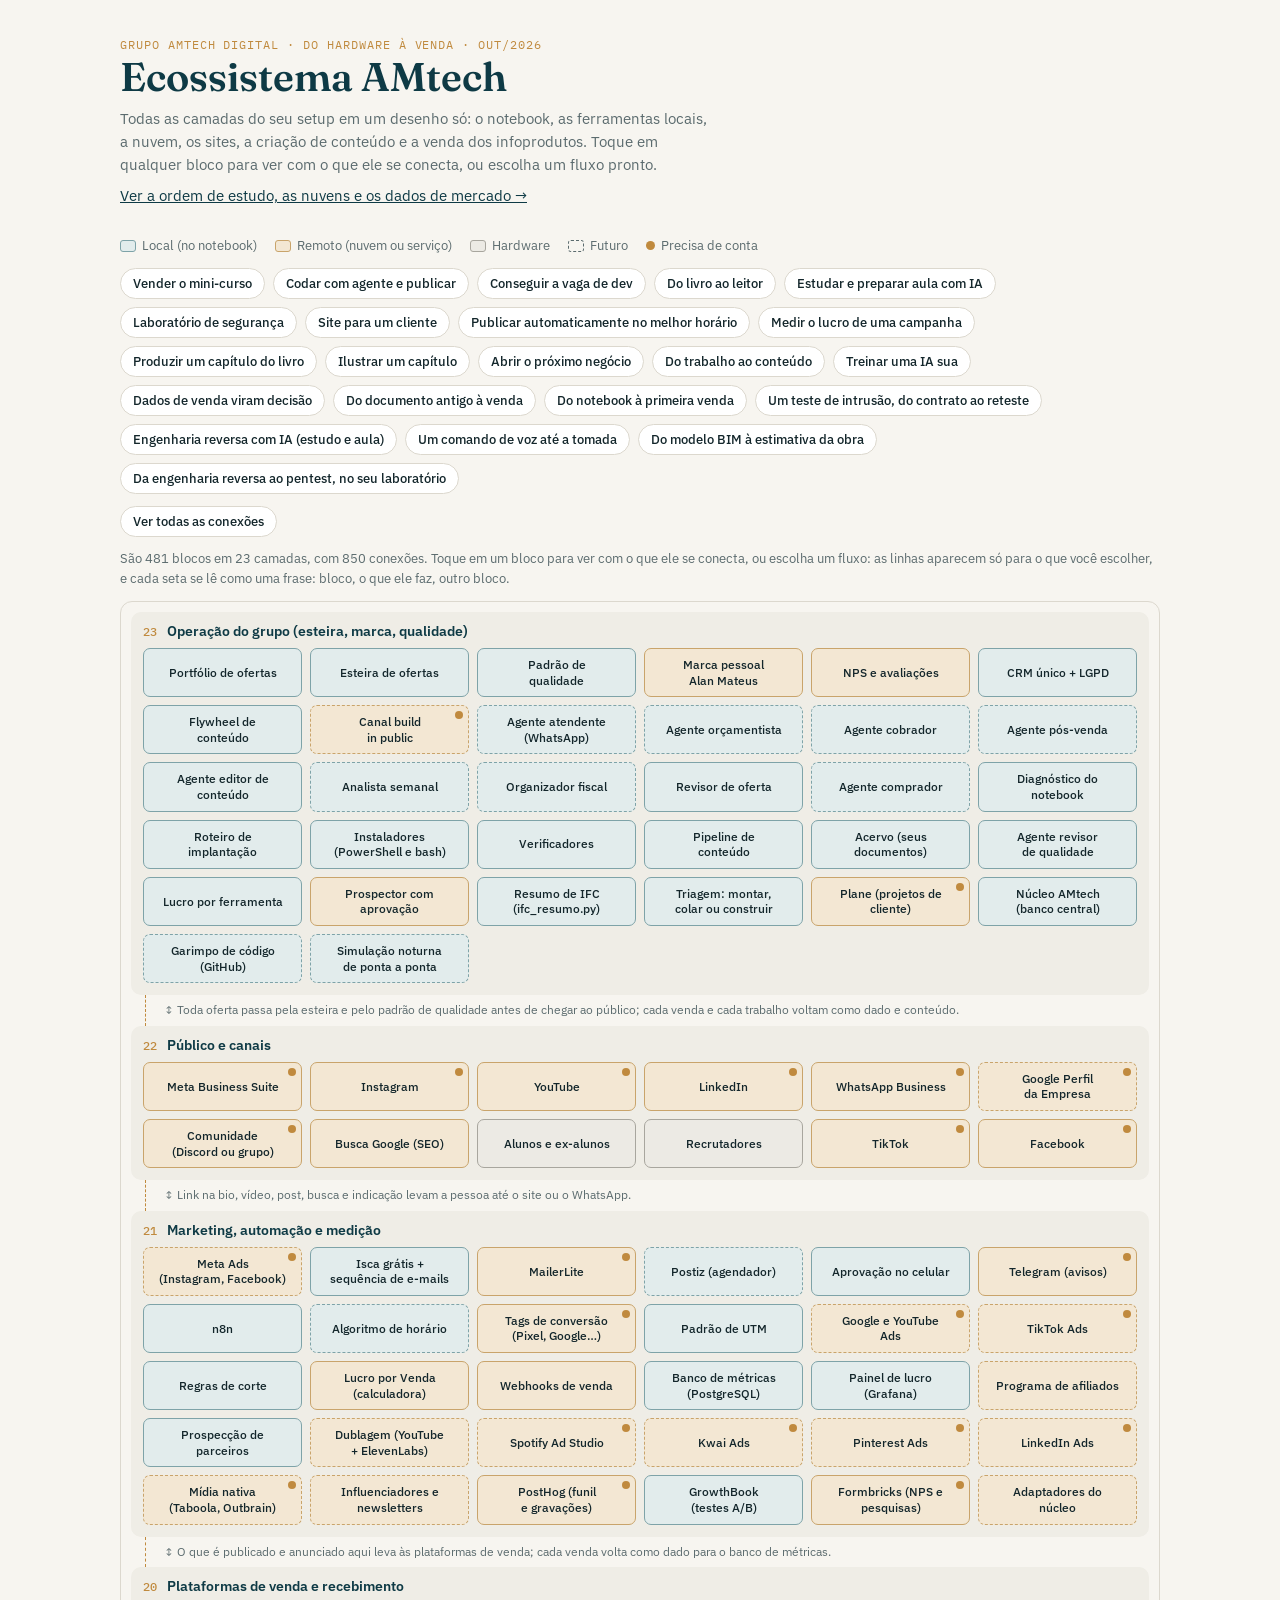
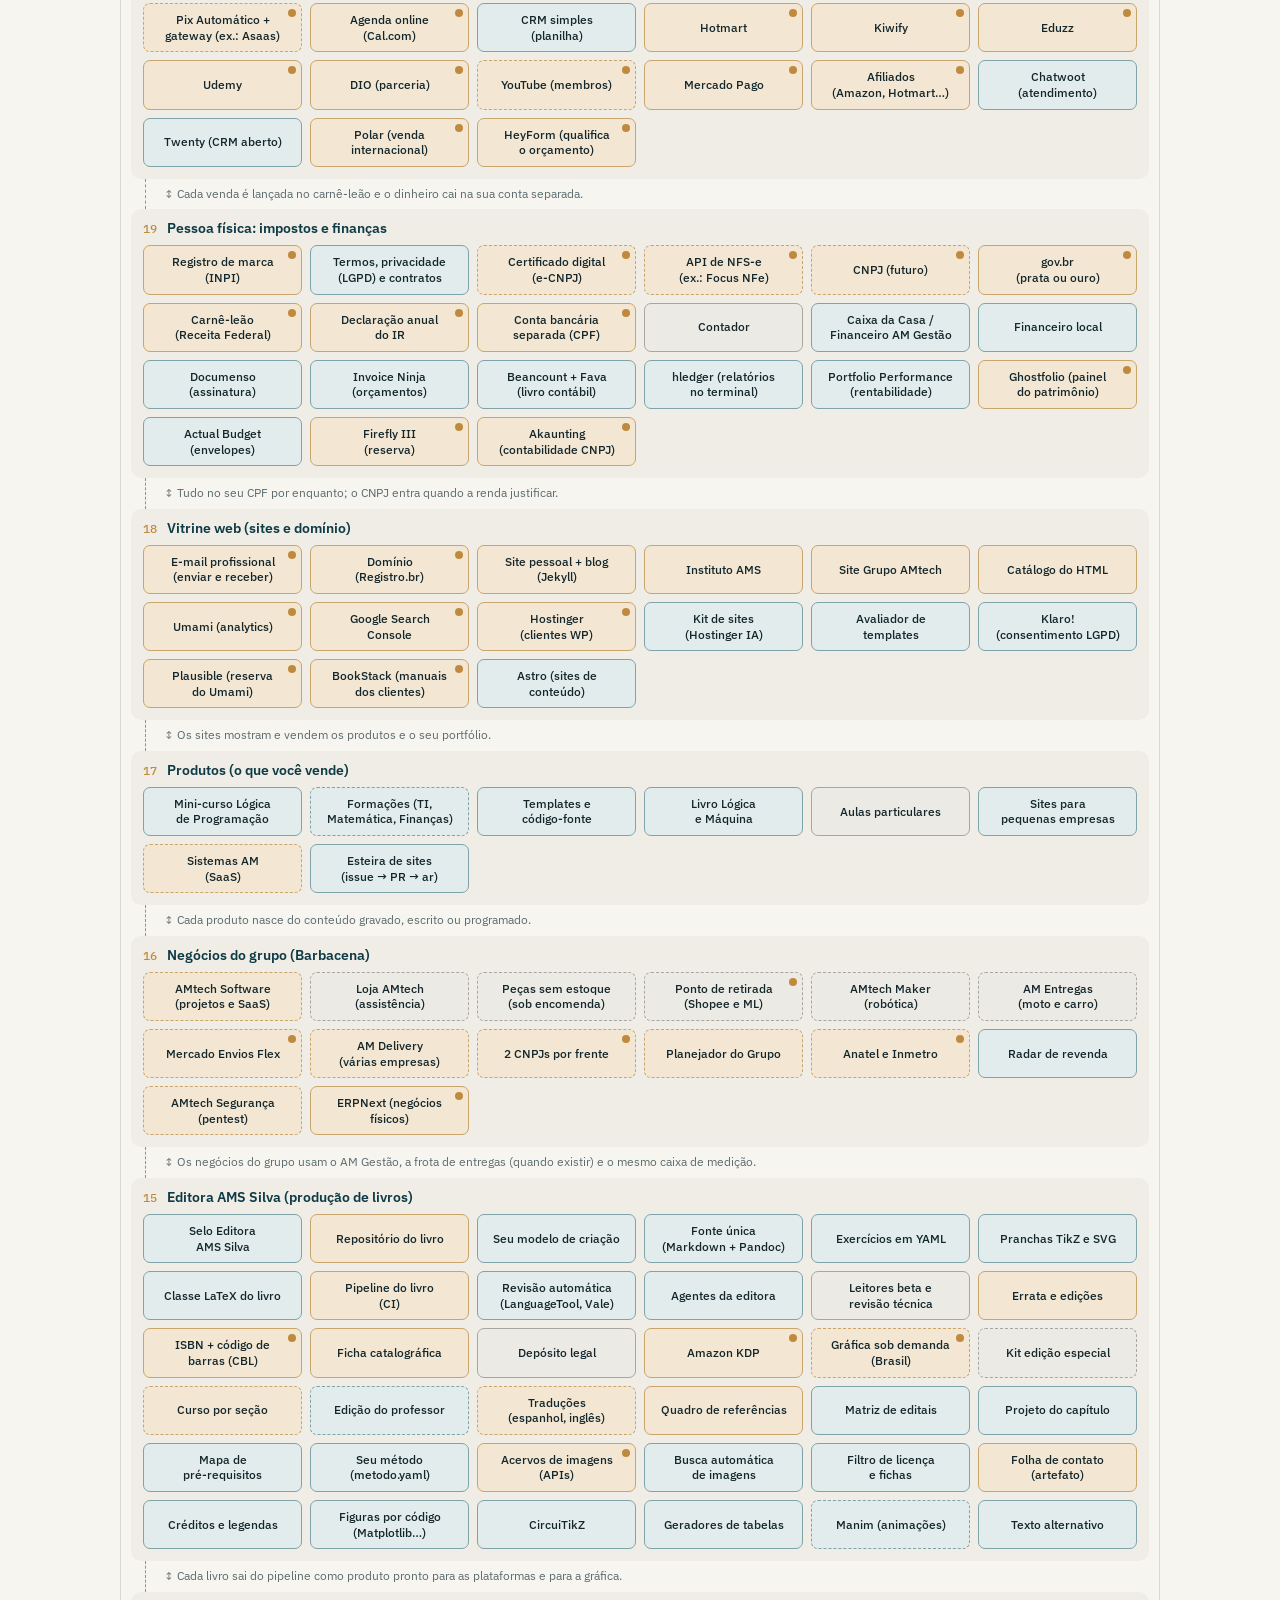
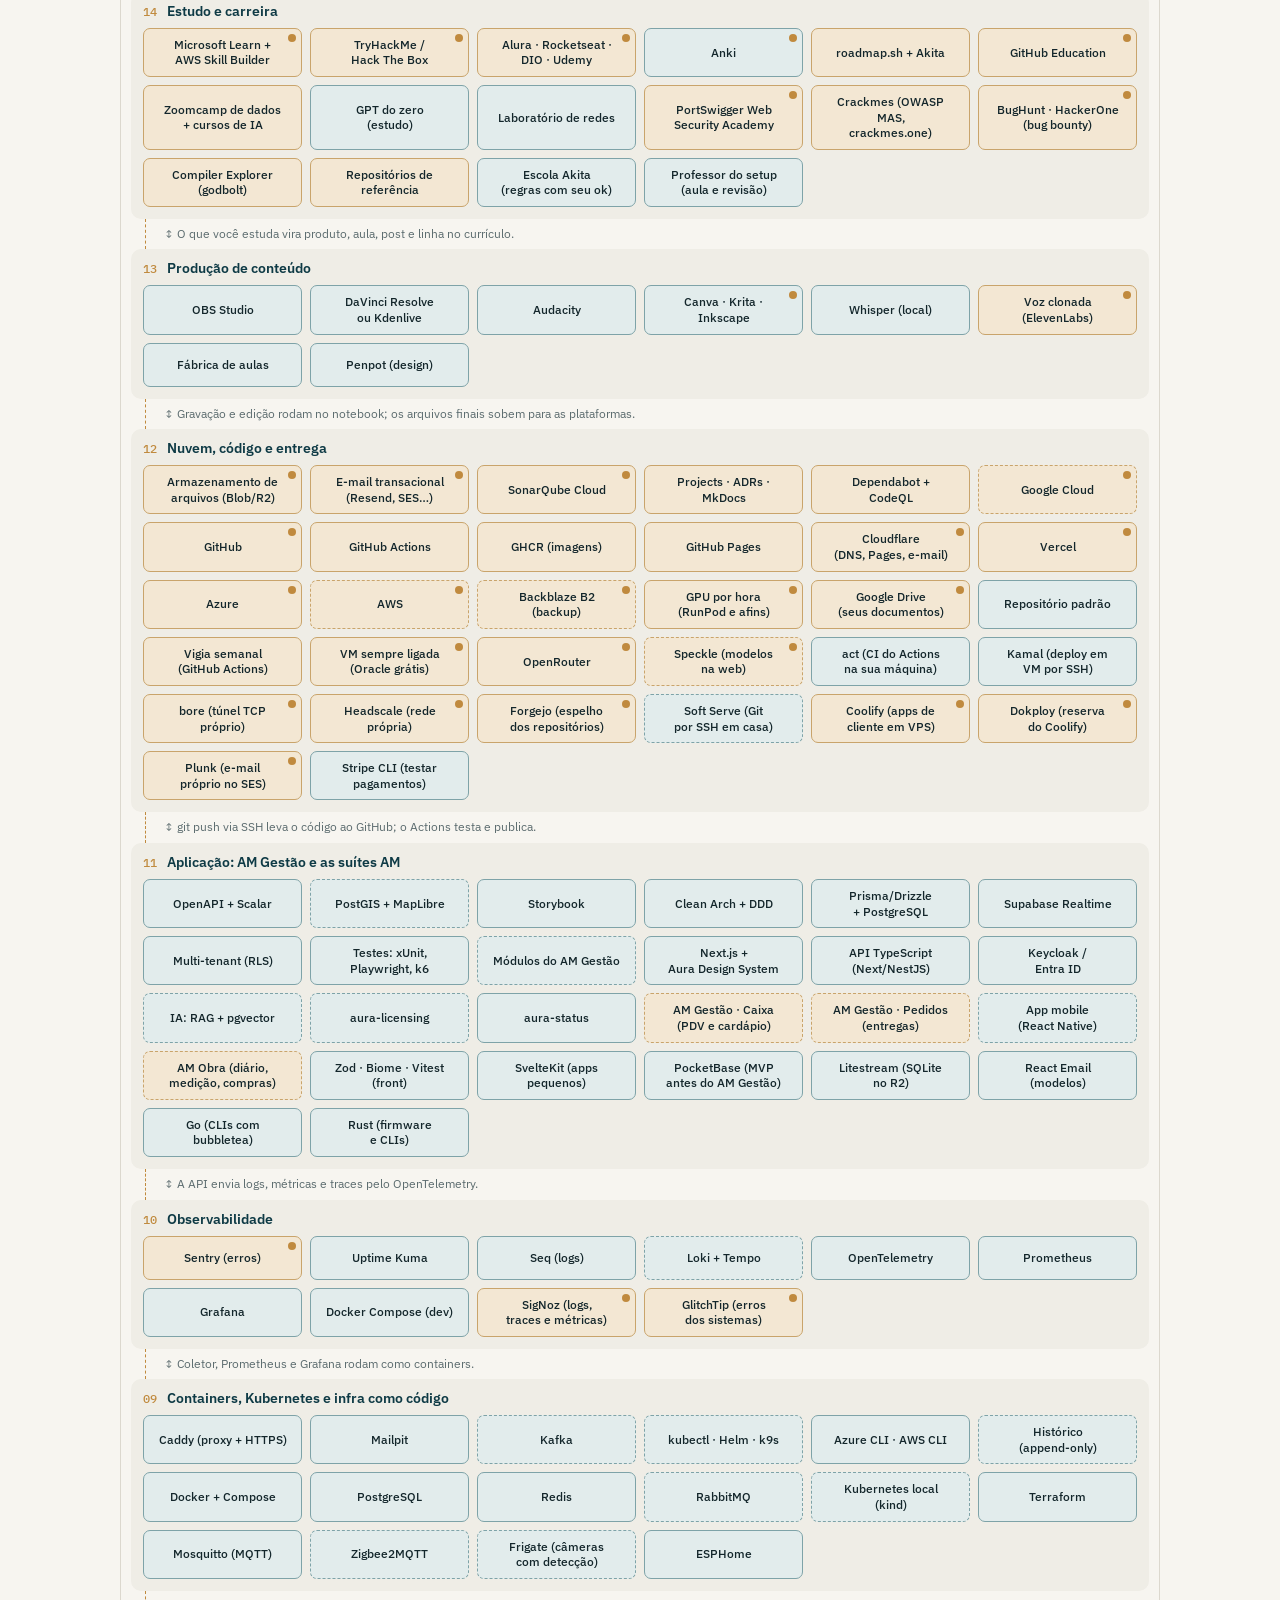
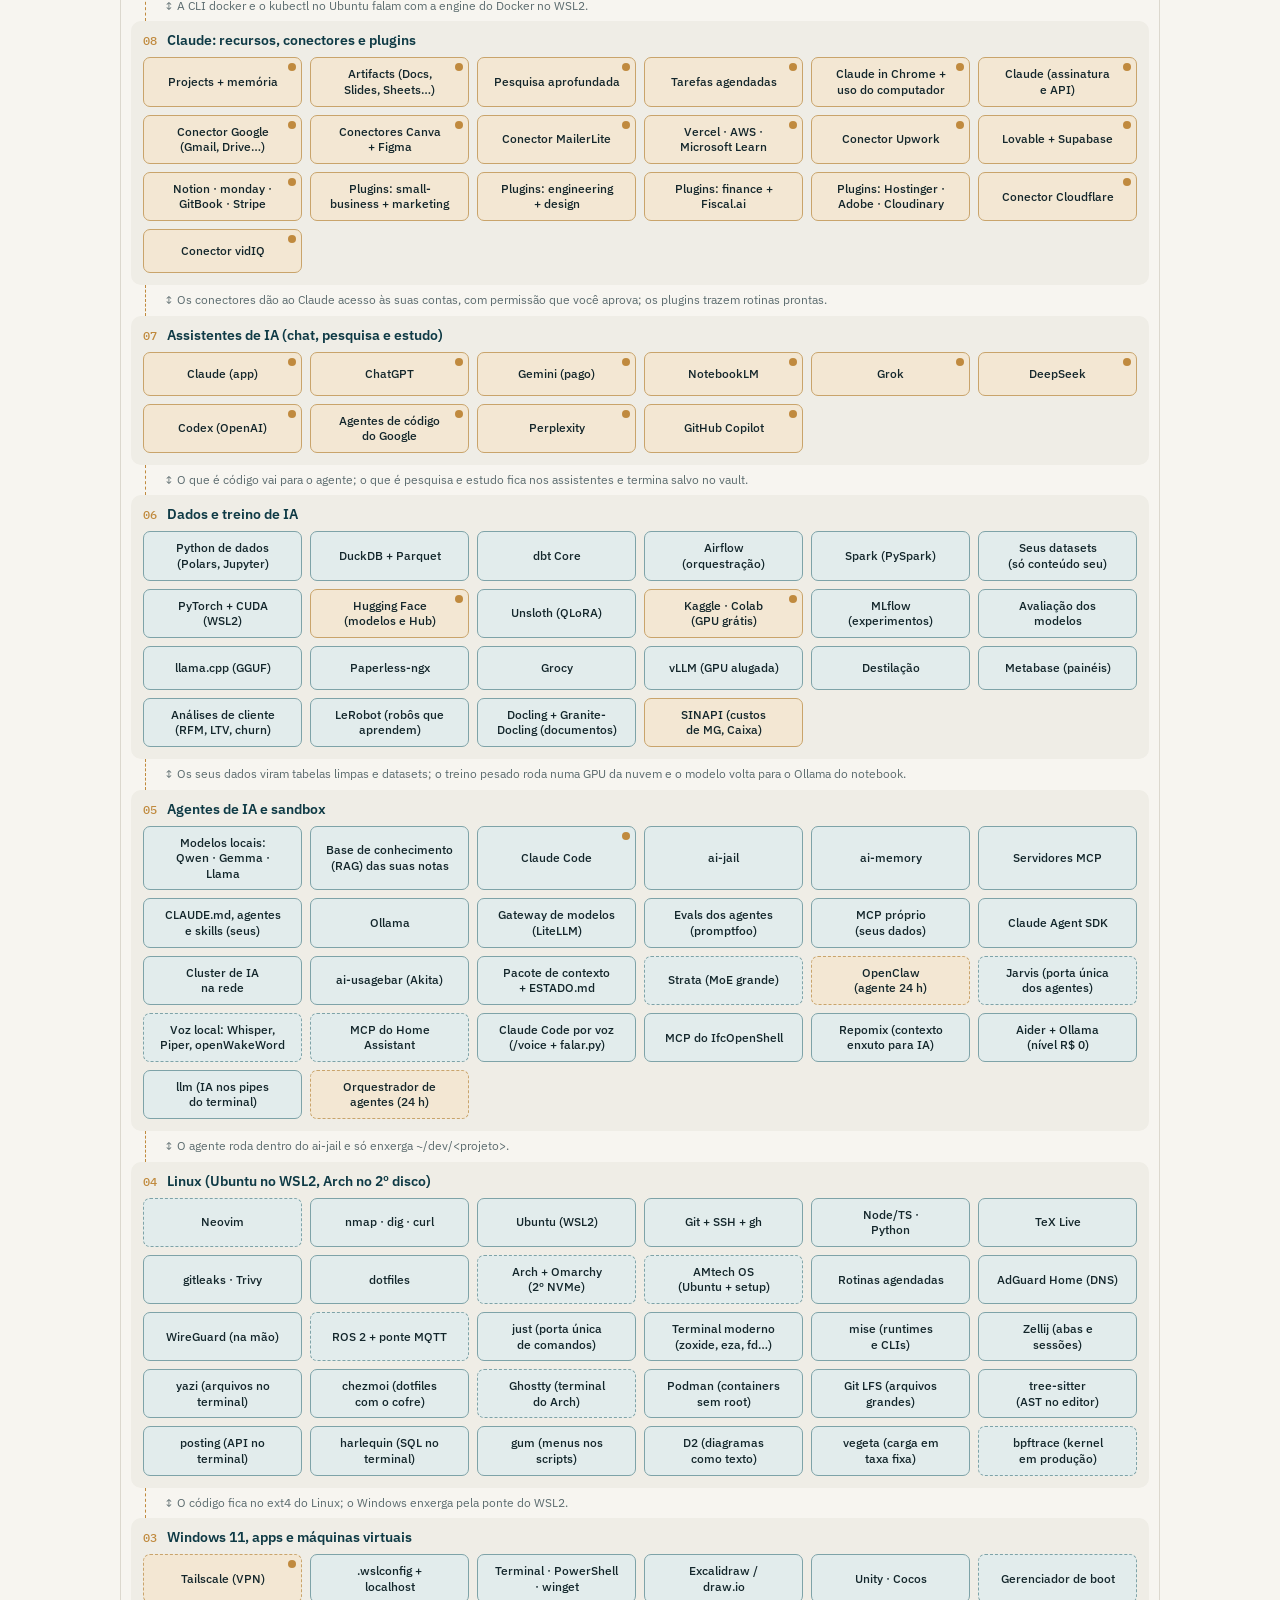
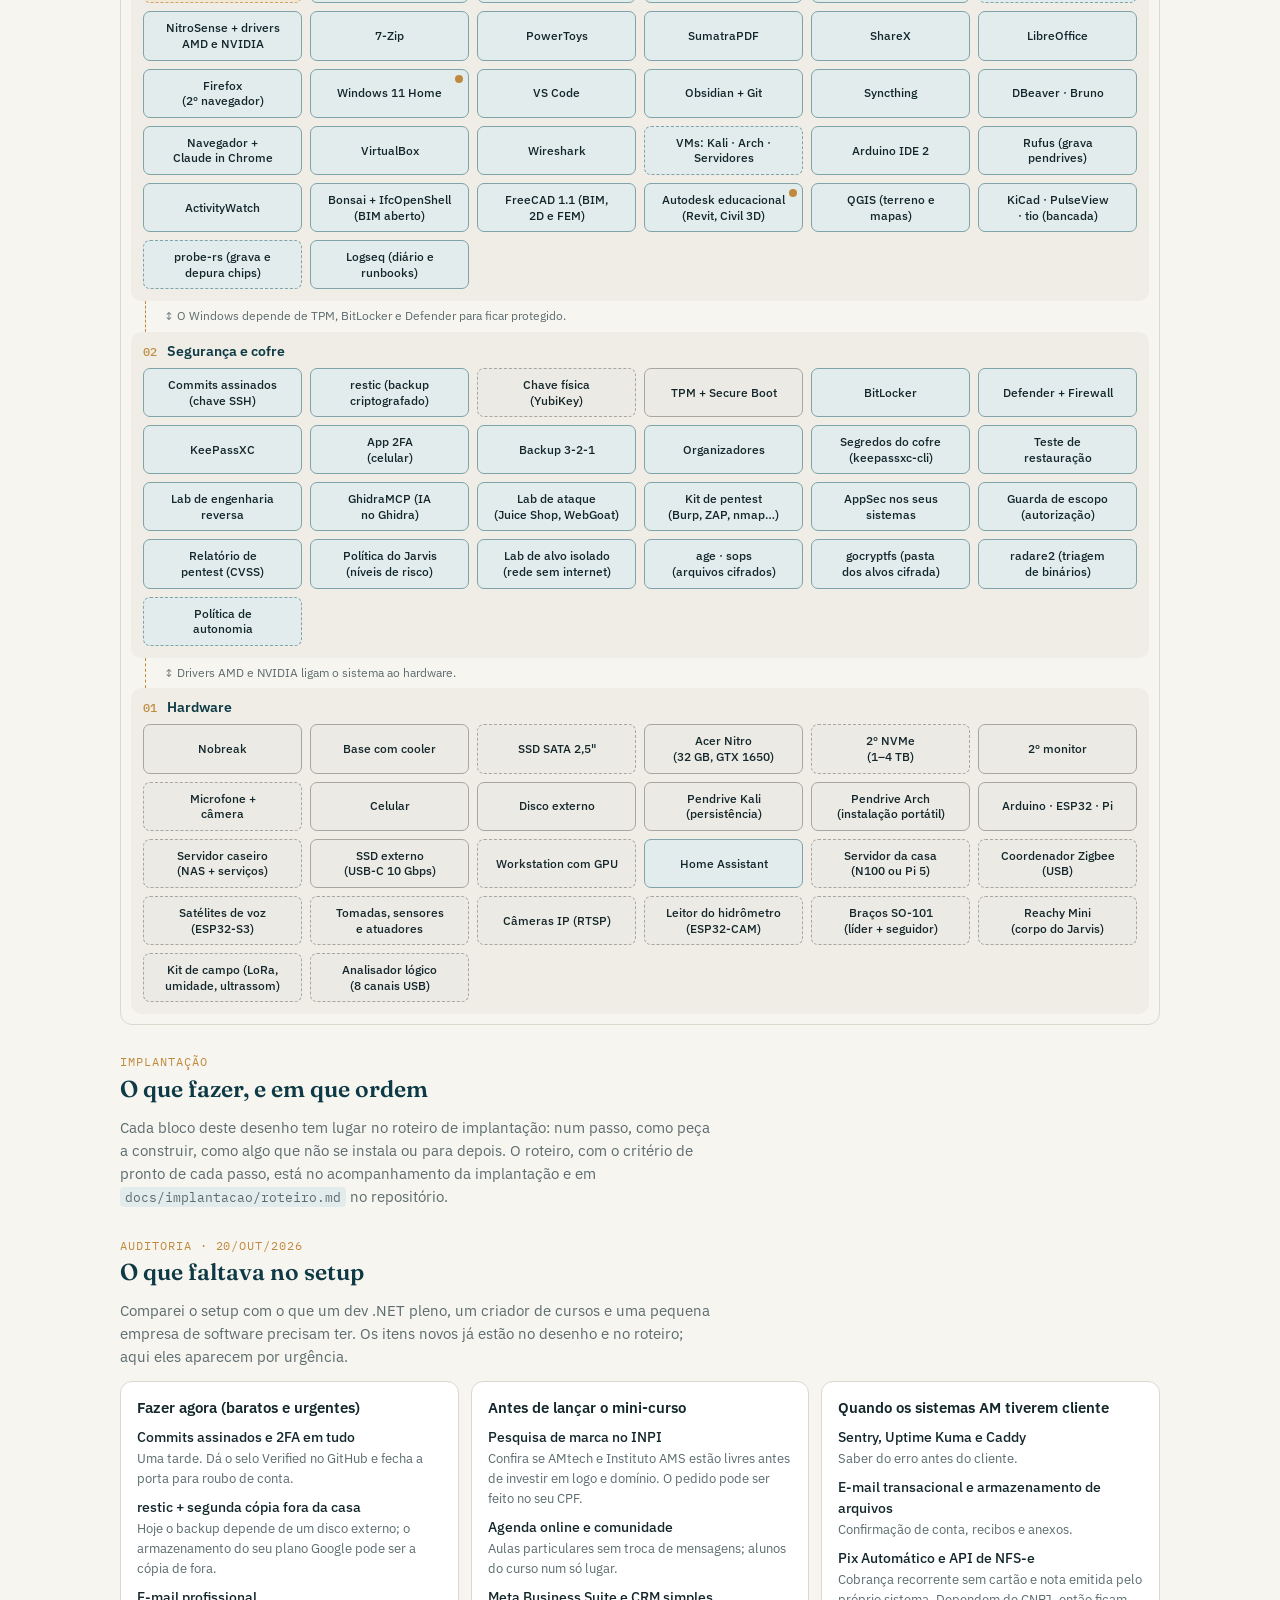
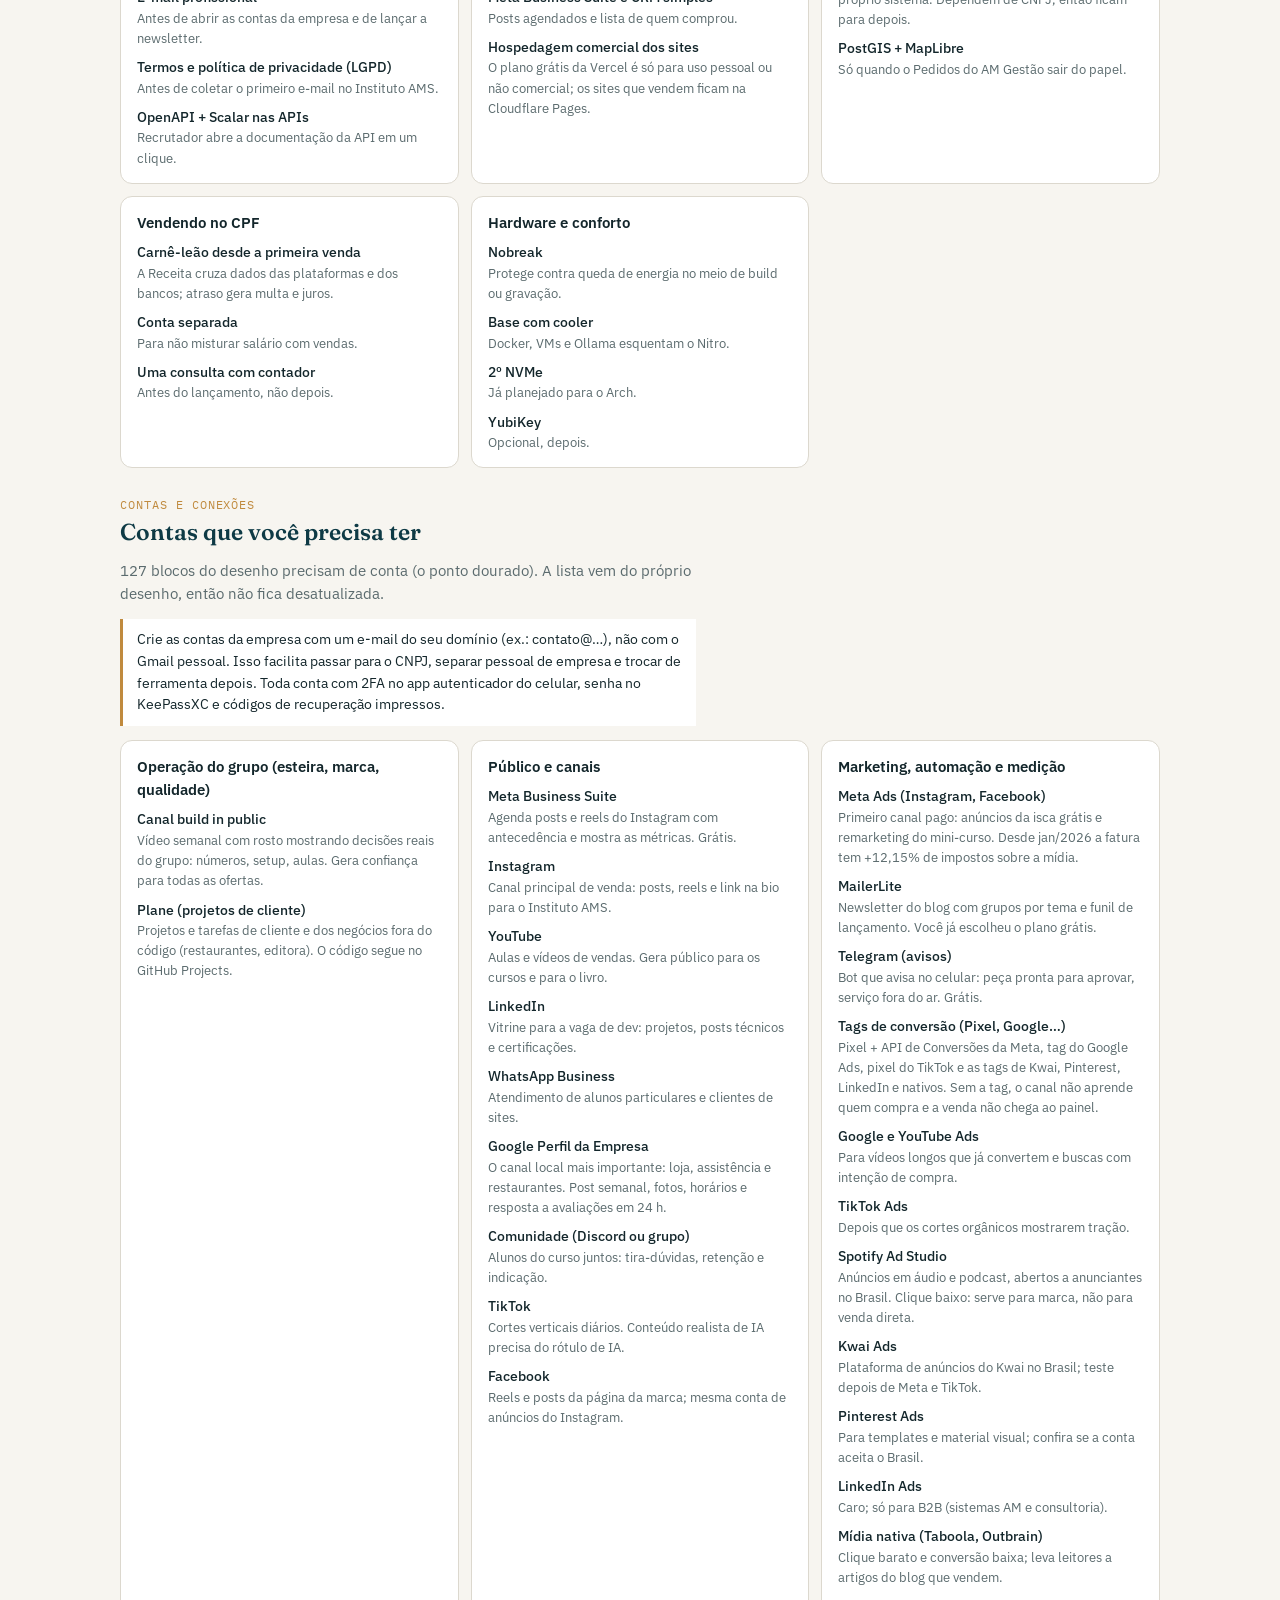
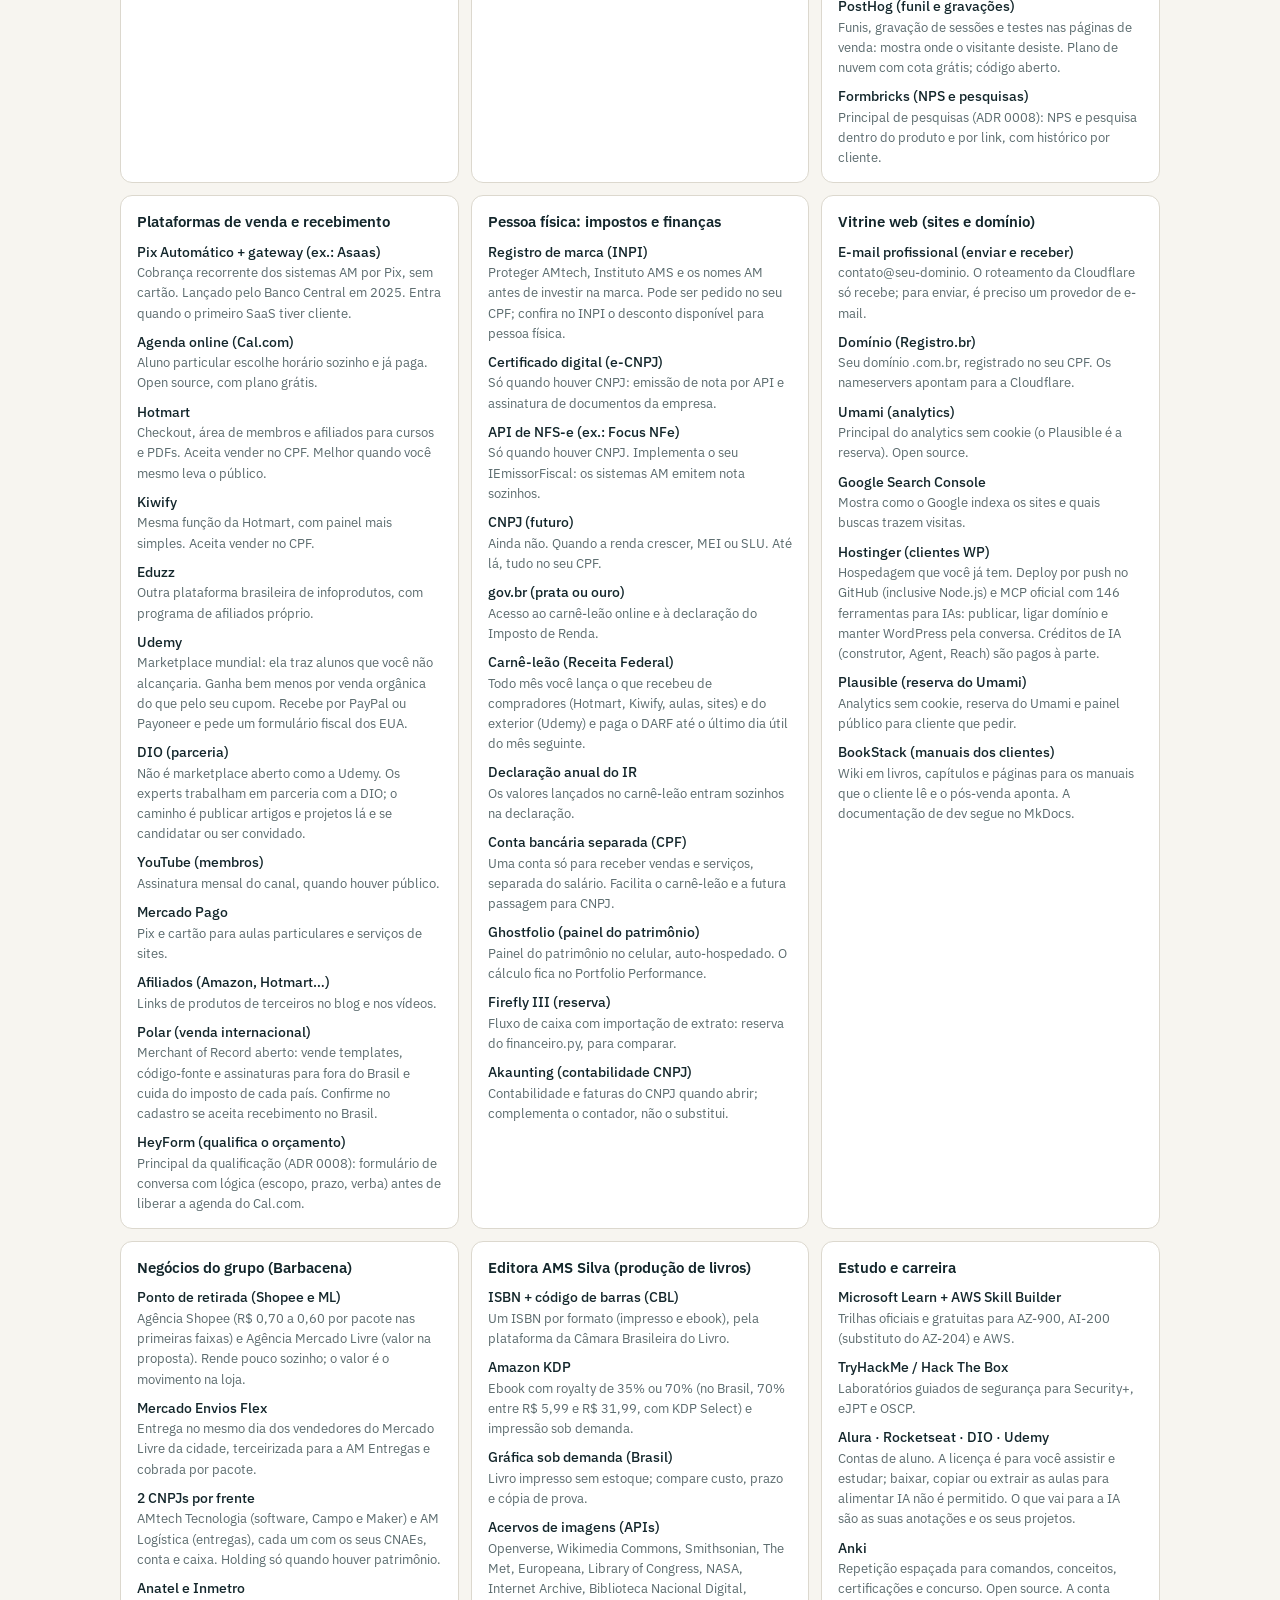
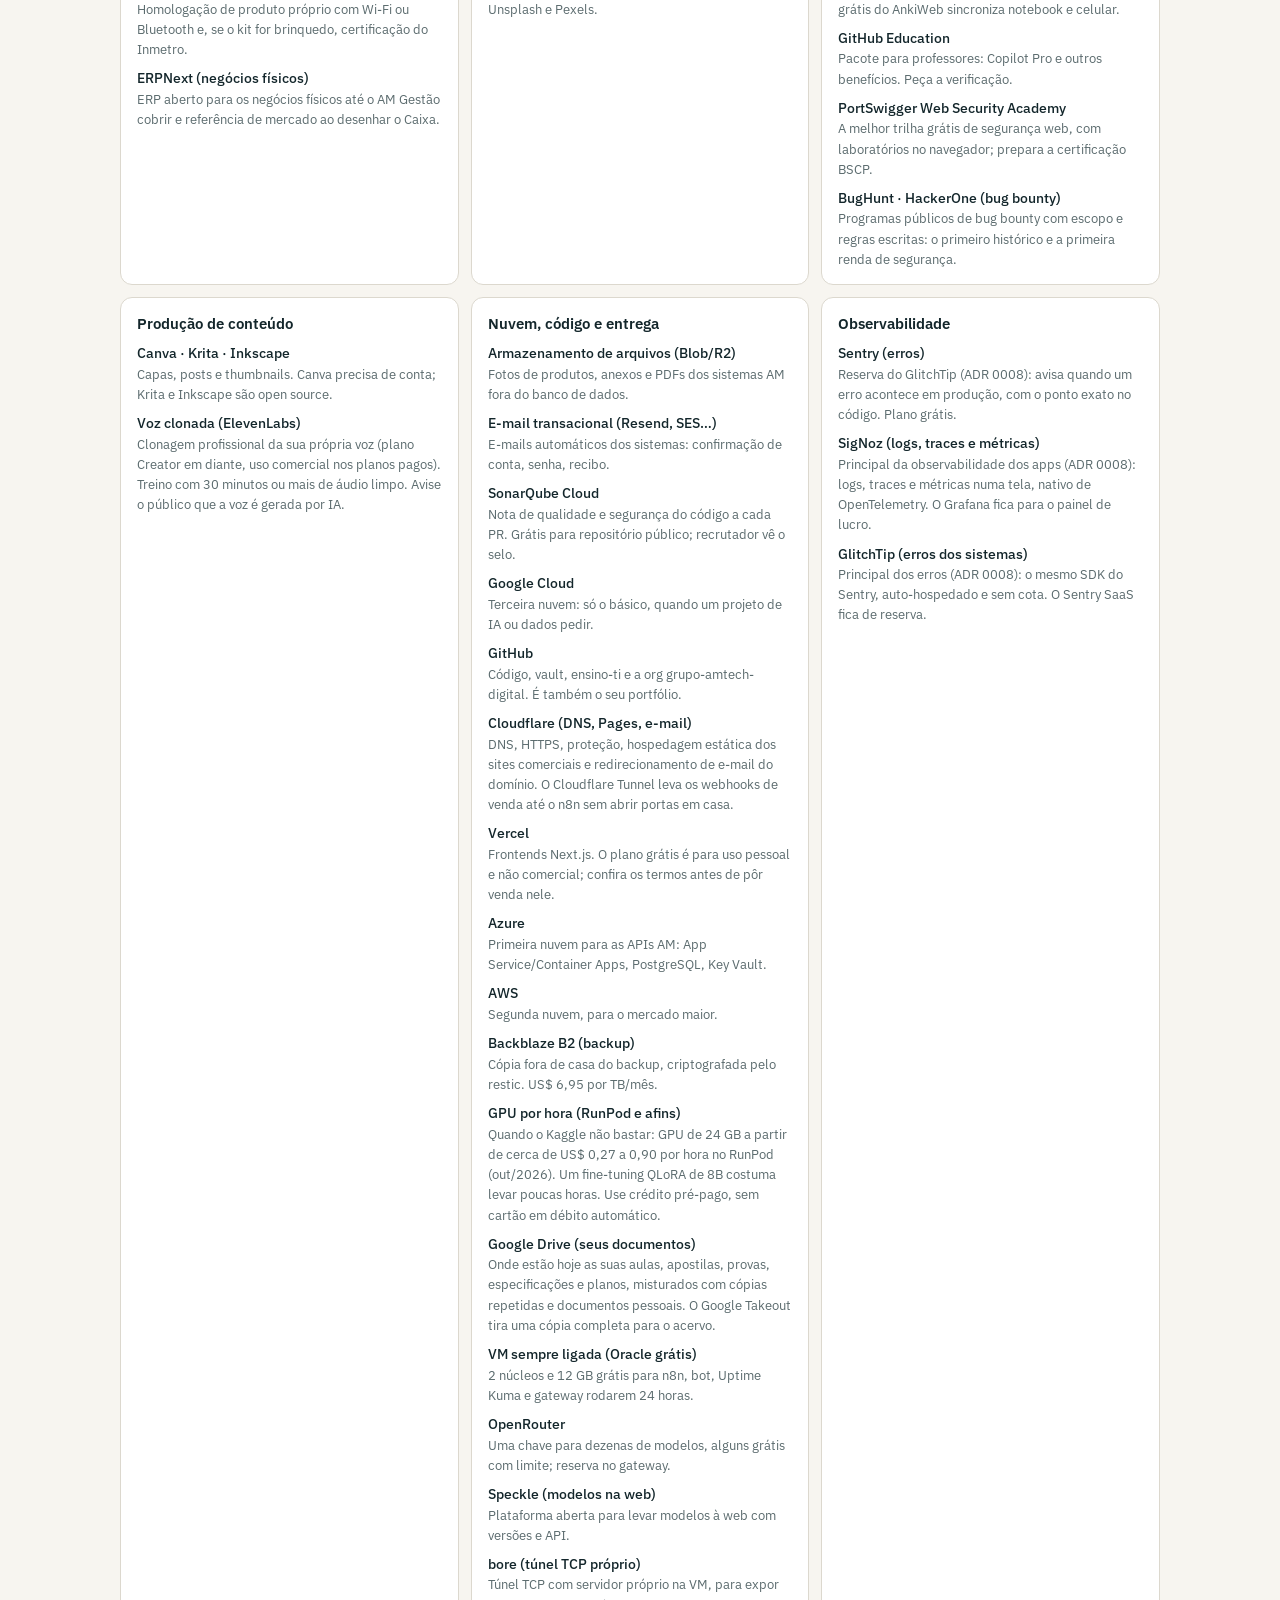
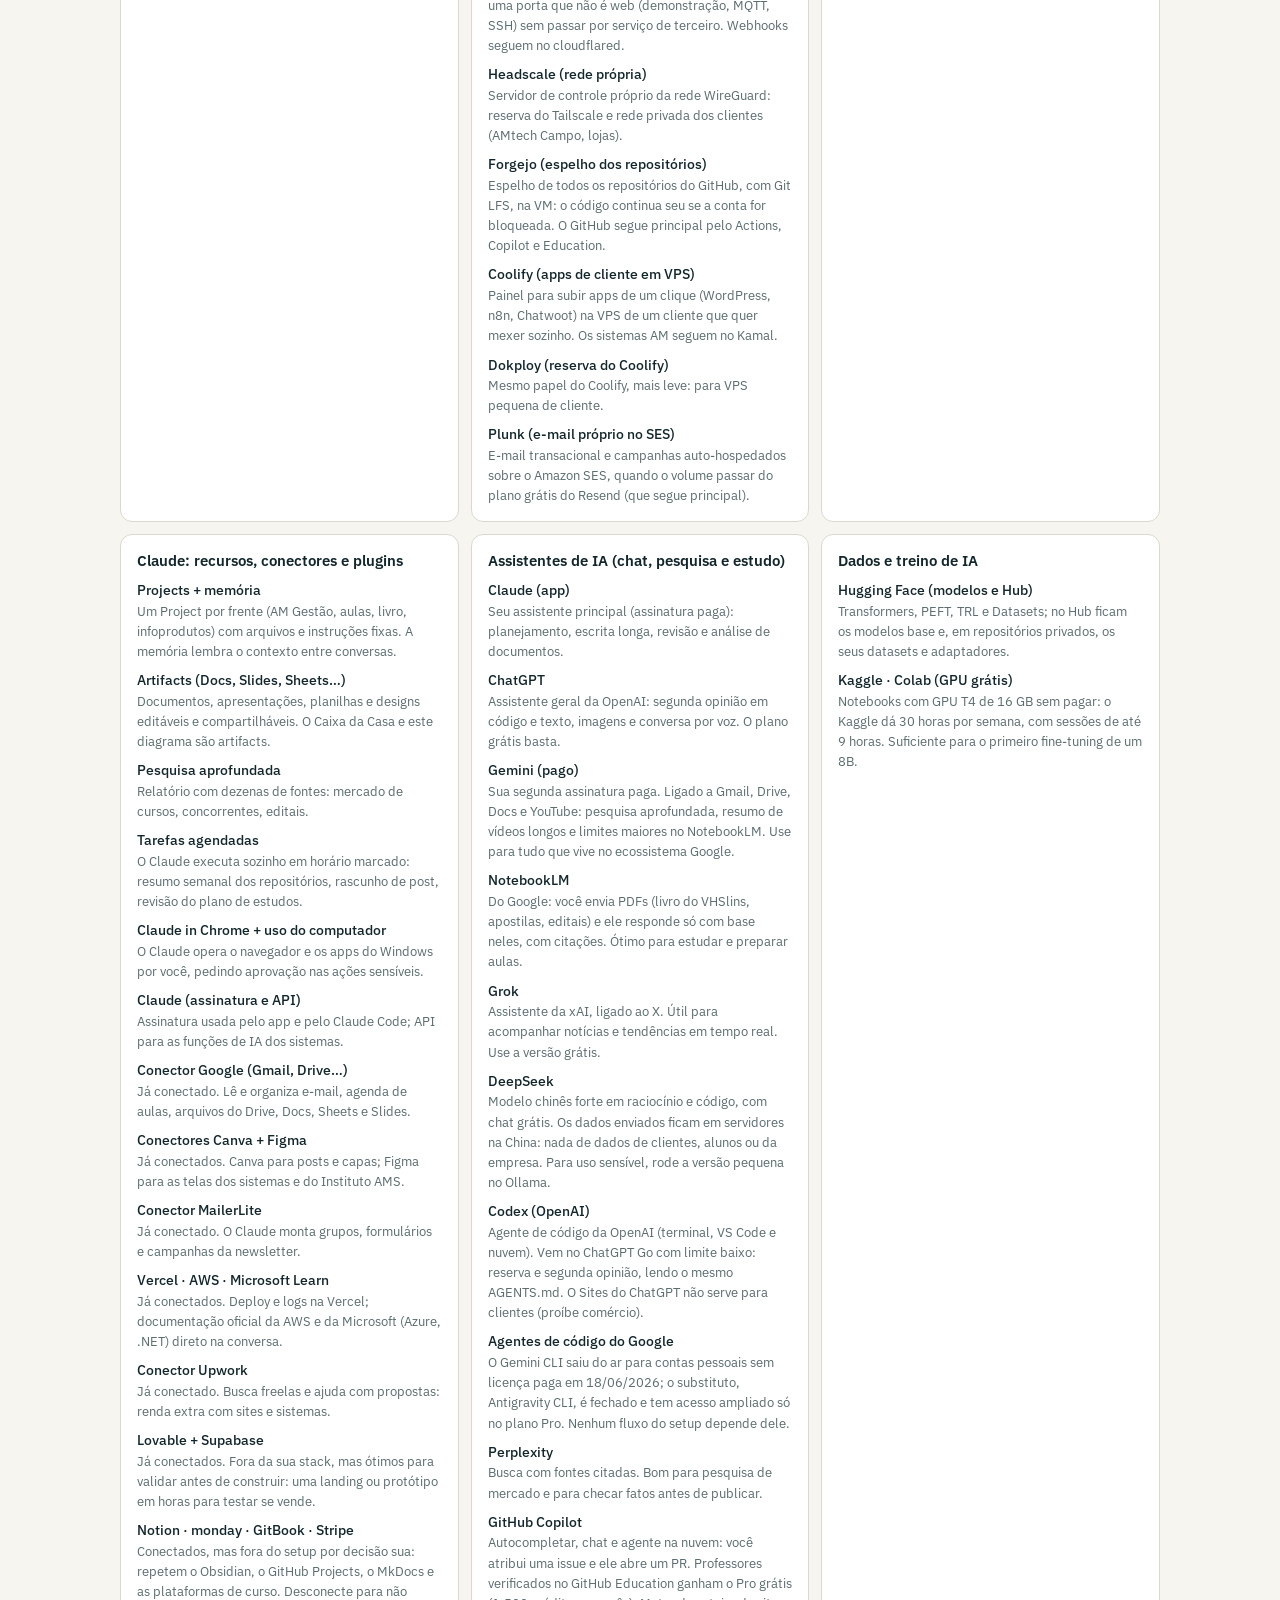
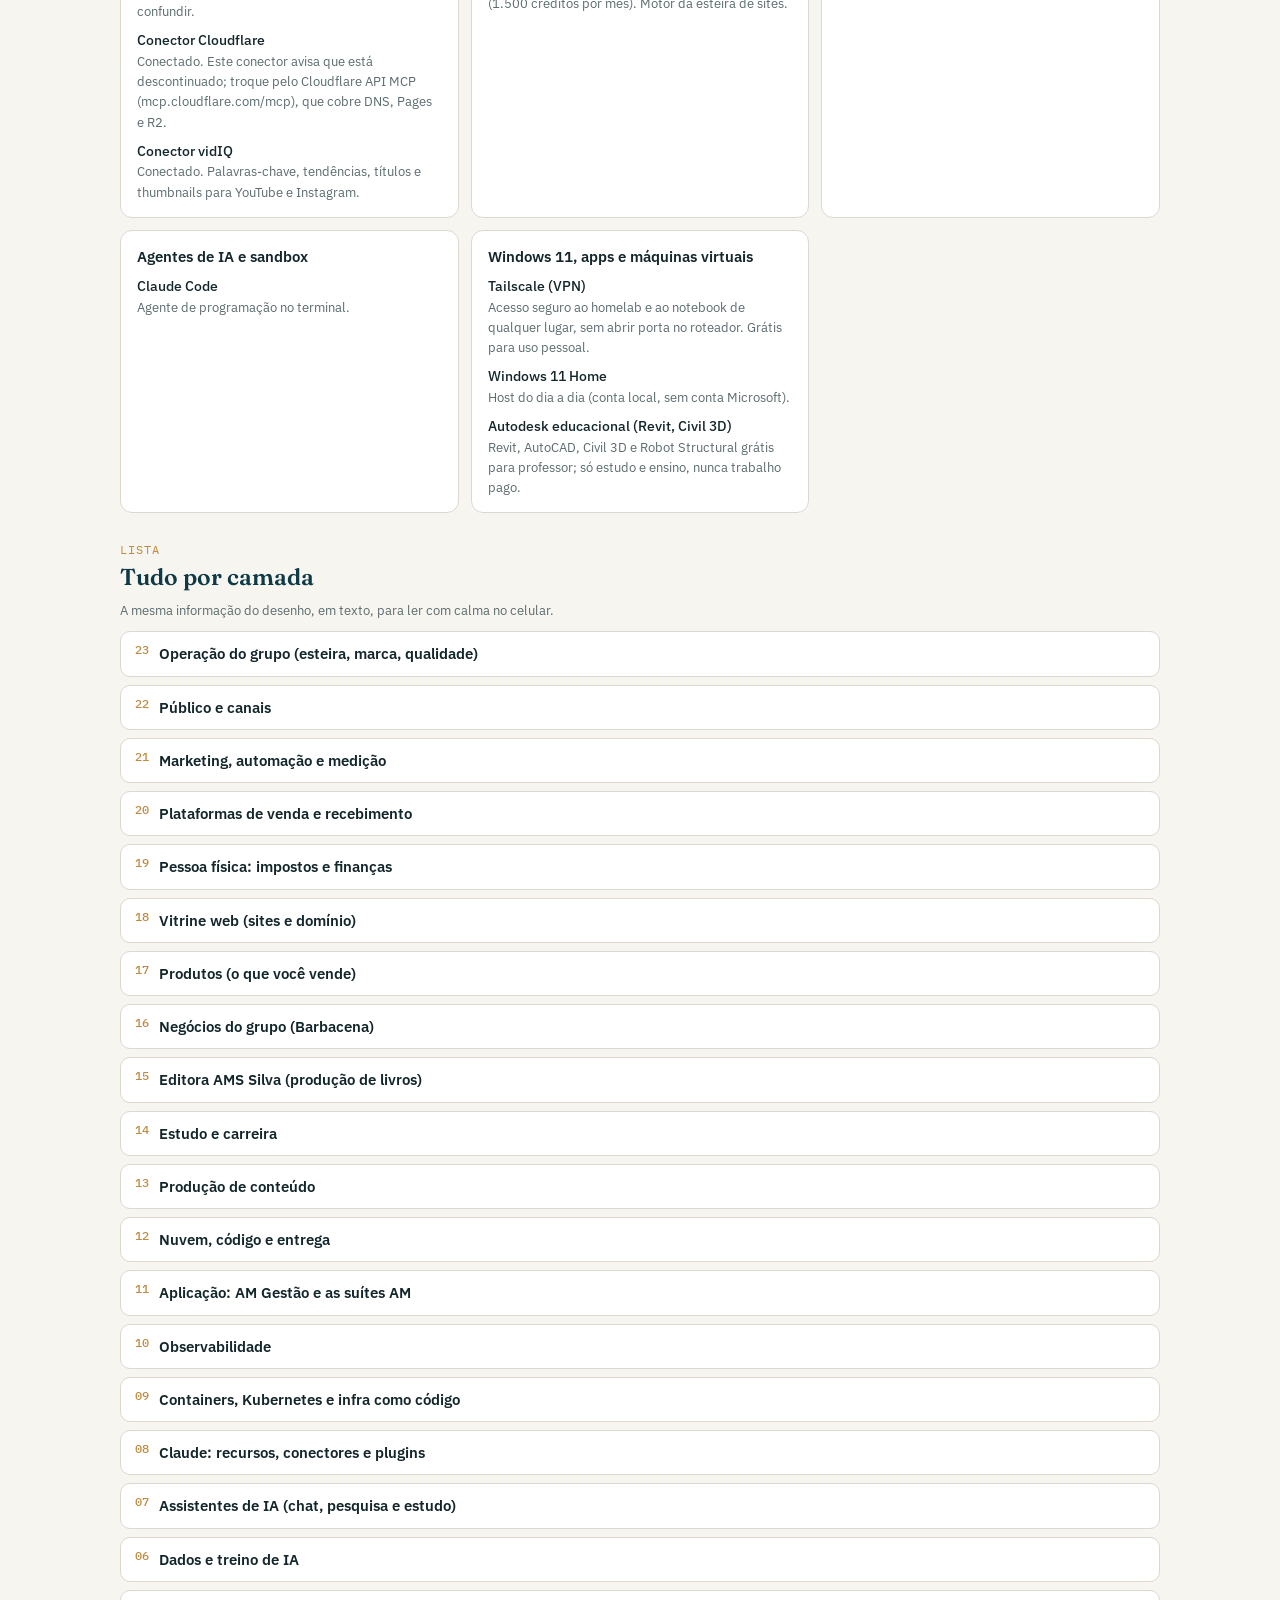
<file: docs/index.html>
<!doctype html>
<html lang="pt-BR">
<head>
<meta charset="utf-8">
<meta name="viewport" content="width=device-width, initial-scale=1, viewport-fit=cover">
<!-- Arquivo GERADO por tools/gerar_docs.py a partir de tools/diagrama.template.html e data/ecossistema.json. Não edite à mão. -->
<title>Ecossistema AMtech</title>
<meta name="claude:viewport-fit-sides" content="cover">
<link rel="preconnect" href="https://fonts.googleapis.com">
<link rel="stylesheet" href="https://fonts.googleapis.com/css2?family=IBM+Plex+Sans:wght@400;500;600&family=IBM+Plex+Mono:wght@400;500&family=Fraunces:opsz,wght@9..144,600&display=swap">
<style>
/* Layout: diagrama em faixas (topo = público e vendas, base = hardware); toque em um bloco destaca as conexões; abaixo, painel do bloco, fluxos prontos, contas a criar e lista por camada. Paleta do Aura Design System. */
:root{
  --bg:#F7F5F0; --surface:#FFFFFF; --ink:#13262B; --muted:#5B6B6E; --line:#DCD8CE;
  --aura:#0E3A45; --gold:#C08A3E; --local:#E2ECEC; --local-s:#7EA3A8; --remote:#F3E7D3; --remote-s:#C9A46B;
  --hw:#ECEAE4; --hw-s:#A8A69E; --band:#EFEDE6; --band2:#F7F5F0; --edge:#0E3A45; --hot:#C08A3E;
  --display:"Fraunces",Georgia,serif; --sans:"IBM Plex Sans",system-ui,sans-serif; --mono:"IBM Plex Mono",ui-monospace,monospace;
}
@media (prefers-color-scheme:dark){:root:not([data-theme="light"]){
  --bg:#0B1A1E; --surface:#112429; --ink:#E9EEEC; --muted:#9AAEB0; --line:#24414A;
  --aura:#7FC4C9; --gold:#D9A85E; --local:#163238; --local-s:#3F6D74; --remote:#33281A; --remote-s:#8A6A3A;
  --hw:#1E2E32; --hw-s:#4C5E62; --band:#0F2126; --band2:#0B1A1E; --edge:#7FC4C9; --hot:#D9A85E; color-scheme:dark}}
:root[data-theme="dark"]{
  --bg:#0B1A1E; --surface:#112429; --ink:#E9EEEC; --muted:#9AAEB0; --line:#24414A;
  --aura:#7FC4C9; --gold:#D9A85E; --local:#163238; --local-s:#3F6D74; --remote:#33281A; --remote-s:#8A6A3A;
  --hw:#1E2E32; --hw-s:#4C5E62; --band:#0F2126; --band2:#0B1A1E; --edge:#7FC4C9; --hot:#D9A85E; color-scheme:dark}
*{box-sizing:border-box}
body{background:var(--bg);color:var(--ink);font-family:var(--sans);font-size:15px;line-height:1.55;
  padding-left:max(16px,env(safe-area-inset-left,0px));padding-right:max(16px,env(safe-area-inset-right,0px));padding-block:28px 64px}
.wrap{max-width:1040px;margin:0 auto;display:flex;flex-direction:column;gap:28px}
h1{font-family:var(--display);font-weight:600;font-size:clamp(28px,6vw,40px);line-height:1.1;margin:0;color:var(--aura);text-wrap:balance}
h2{font-family:var(--display);font-weight:600;font-size:23px;margin:0 0 6px;color:var(--aura);text-wrap:balance}
.eyebrow{font-family:var(--mono);font-size:12px;letter-spacing:.08em;text-transform:uppercase;color:var(--gold)}
.lede{color:var(--muted);max-width:66ch;margin:8px 0 0}
.legend{display:flex;flex-wrap:wrap;gap:8px 18px;font-size:13px;color:var(--muted);align-items:center}
.legend span{display:inline-flex;gap:6px;align-items:center}
.sw{width:16px;height:12px;border-radius:3px;display:inline-block;border:1px solid}
.sw.l{background:var(--local);border-color:var(--local-s)} .sw.r{background:var(--remote);border-color:var(--remote-s)} .sw.h{background:var(--hw);border-color:var(--hw-s)}
.sw.f{background:transparent;border:1.5px dashed var(--muted)}
.key{width:9px;height:9px;border-radius:50%;background:var(--gold);display:inline-block}
.bar{display:flex;flex-wrap:wrap;gap:8px}
.bar button{font:500 13px var(--sans);padding:6px 12px;border-radius:999px;border:1px solid var(--line);background:var(--surface);color:var(--ink);cursor:pointer}
.bar button[aria-pressed="true"]{background:var(--aura);border-color:var(--aura);color:var(--bg)}
.bar button:focus-visible,.nd:focus-visible{outline:2px solid var(--gold);outline-offset:2px}
.canvas{position:relative;border:1px solid var(--line);border-radius:12px;background:var(--band2);padding:10px}
.hint{font-size:13px;color:var(--muted);margin:0}
.band{background:var(--band);border-radius:10px;padding:10px 12px 12px}
.band h3{margin:0 0 8px;font:600 14px var(--sans);color:var(--aura);display:flex;gap:10px;align-items:baseline}
.band h3 .bandnum{font:500 12px var(--mono);color:var(--gold)}
.blocks{display:grid;grid-template-columns:repeat(auto-fill,minmax(136px,1fr));gap:8px}
.strip{font-size:12px;color:var(--muted);margin:0;padding:6px 0 6px 18px;border-left:1px dashed var(--gold);margin-left:14px}
.nd{position:relative;font:500 12px/1.3 var(--sans);color:var(--ink);text-align:center;padding:8px 14px;min-height:44px;border-radius:7px;border:1px solid;cursor:pointer;display:flex;align-items:center;justify-content:center;transition:opacity .15s}
.nd.local{background:var(--local);border-color:var(--local-s)} .nd.remote{background:var(--remote);border-color:var(--remote-s)} .nd.hw{background:var(--hw);border-color:var(--hw-s)}
.nd.fut{border-style:dashed}
.nd .k{position:absolute;top:5px;right:5px;width:8px;height:8px;border-radius:50%;background:var(--gold)}
.nd:focus-visible,.bar button:focus-visible,.close:focus-visible{outline:2px solid var(--gold);outline-offset:2px}
.stack{display:flex;flex-direction:column;gap:0}
.stack.sel .nd{opacity:.3} .stack.sel .nd.on{opacity:1} .stack.sel .nd.me{box-shadow:0 0 0 2.5px var(--hot)}
#wires{position:absolute;inset:0;width:100%;height:100%;pointer-events:none;overflow:visible;z-index:2}
#wires path{fill:none;stroke:var(--hot);stroke-width:2;opacity:.9}
#wg.todas path{stroke:var(--edge);stroke-width:1;opacity:.18;marker-end:none}
#wires .arrow{fill:var(--hot)}
.panel{background:var(--surface);border:1px solid var(--line);border-radius:12px;padding:16px;display:flex;flex-direction:column;gap:10px;position:fixed;left:max(12px,env(safe-area-inset-left,0px));right:max(12px,env(safe-area-inset-right,0px));bottom:max(12px,env(safe-area-inset-bottom,0px));max-height:46vh;overflow:auto;z-index:10;box-shadow:0 10px 30px rgba(0,0,0,.18)}
.panel[hidden]{display:none}
@media(min-width:900px){.panel{left:auto;width:400px;max-height:70vh}}
.panel .ph{display:flex;gap:10px;align-items:flex-start}
.panel .ph h3{flex:1}
.close{font:500 13px var(--sans);border:1px solid var(--line);background:var(--surface);color:var(--ink);border-radius:999px;padding:4px 10px;cursor:pointer;flex:none}
.panel h3{margin:0;font-size:18px;font-weight:600}
.panel .meta{display:flex;flex-wrap:wrap;gap:6px}
.tag{font:500 11px var(--mono);padding:2px 8px;border-radius:4px;background:var(--local);color:var(--ink);letter-spacing:.03em}
.tag.r{background:var(--remote)} .tag.k{background:var(--gold);color:var(--bg)}
.panel p{margin:0;max-width:70ch}
.panel .quando{font-size:14px;color:var(--gold)}
.conn{display:flex;flex-direction:column;gap:4px;margin:0;padding:0;list-style:none}
.conn li{display:flex;gap:8px;align-items:baseline;font-size:14px}
.conn button{font:500 14px var(--sans);background:none;border:0;padding:0;color:var(--aura);text-decoration:underline;text-underline-offset:3px;cursor:pointer}
.conn .dir{font:500 12px var(--mono);color:var(--gold);flex:none;width:18px}
.conn .lab{color:var(--muted)}
.steps{margin:0;padding-left:22px;display:flex;flex-direction:column;gap:4px;font-size:14px}
.steps li::marker{font-family:var(--mono);color:var(--gold)}
code{font-family:var(--mono);font-size:.88em;background:var(--local);padding:1px 5px;border-radius:4px}
.acc{display:grid;grid-template-columns:repeat(auto-fill,minmax(300px,1fr));gap:12px}
.card{background:var(--surface);border:1px solid var(--line);border-radius:12px;padding:14px 16px;min-width:0}
.card h3{margin:0 0 8px;font-size:15px;font-weight:600}
.card ul{margin:0;padding:0;list-style:none;display:flex;flex-direction:column;gap:8px}
.card li{font-size:14px;display:flex;flex-direction:column}
.card li b{font-weight:500}
.card li span{color:var(--muted);font-size:13px}
.note{border-left:3px solid var(--gold);padding:10px 14px;background:var(--surface);font-size:14px;max-width:72ch;border-radius:0}
details.ly{background:var(--surface);border:1px solid var(--line);border-radius:10px}
details.ly + details.ly{margin-top:8px}
details.ly summary{cursor:pointer;padding:10px 14px;font-weight:600;list-style:none;display:flex;gap:10px}
details.ly summary::-webkit-details-marker{display:none}
details.ly summary .bandnum{font:500 12px var(--mono);color:var(--gold)}
details.ly ul{margin:0;padding:0 14px 12px 36px;font-size:14px;display:flex;flex-direction:column;gap:4px}
details.ly li span{color:var(--muted)}
</style>

</head>
<body>
<div class="wrap">
  <header>
    <div class="eyebrow">Grupo AMtech Digital · do hardware à venda · out/2026</div>
    <h1>Ecossistema AMtech</h1>
    <p class="lede">Todas as camadas do seu setup em um desenho só: o notebook, as ferramentas locais, a nuvem, os sites, a criação de conteúdo e a venda dos infoprodutos. Toque em qualquer bloco para ver com o que ele se conecta, ou escolha um fluxo pronto.</p>
    <p class="lede"><a href="mapa.html" style="color:var(--aura)">Ver a ordem de estudo, as nuvens e os dados de mercado →</a></p>
  </header>

  <section style="display:flex;flex-direction:column;gap:12px">
    <div class="legend">
      <span><i class="sw l"></i>Local (no notebook)</span>
      <span><i class="sw r"></i>Remoto (nuvem ou serviço)</span>
      <span><i class="sw h"></i>Hardware</span>
      <span><i class="sw f"></i>Futuro</span>
      <span><i class="key"></i>Precisa de conta</span>
    </div>
    <div class="bar" role="group" aria-label="Fluxos prontos" id="fluxos"></div>
    <div class="bar"><button id="todas" aria-pressed="false">Ver todas as conexões</button></div>
    <p class="hint" id="idle"></p>
    <div class="canvas" id="canvas"><div class="stack" id="stack"></div><svg id="wires" aria-hidden="true"><defs><marker id="seta" viewBox="0 0 10 10" refX="9" refY="5" markerWidth="7" markerHeight="7" orient="auto-start-reverse"><path class="arrow" d="M0 0L10 5L0 10z"/></marker></defs><g id="wg"></g></svg></div>
    <div class="panel" id="panel" aria-live="polite" hidden></div>
  </section>

  <section>
    <div class="eyebrow">Implantação</div>
    <h2>O que fazer, e em que ordem</h2>
    <p class="lede">Cada bloco deste desenho tem lugar no roteiro de implantação: num passo, como peça a construir, como algo que não se instala ou para depois. O roteiro, com o critério de pronto de cada passo, está no acompanhamento da implantação e em <code>docs/implantacao/roteiro.md</code> no repositório.</p>
  </section>

  <section>
    <div class="eyebrow">Auditoria · 20/out/2026</div>
    <h2>O que faltava no setup</h2>
    <p class="lede" style="margin-bottom:12px">Comparei o setup com o que um dev .NET pleno, um criador de cursos e uma pequena empresa de software precisam ter. Os itens novos já estão no desenho e no roteiro; aqui eles aparecem por urgência.</p>
    <div class="acc" id="gaps"></div>
  </section>

  <section>
    <div class="eyebrow">Contas e conexões</div>
    <h2>Contas que você precisa ter</h2>
    <p class="lede" id="ncontas" style="margin-bottom:12px"></p>
    <p class="note">Crie as contas da empresa com um e-mail do seu domínio (ex.: contato@…), não com o Gmail pessoal. Isso facilita passar para o CNPJ, separar pessoal de empresa e trocar de ferramenta depois. Toda conta com 2FA no app autenticador do celular, senha no KeePassXC e códigos de recuperação impressos.</p>
    <div class="acc" id="acc" style="margin-top:12px"></div>
  </section>

  <section>
    <div class="eyebrow">Lista</div>
    <h2>Tudo por camada</h2>
    <p class="hint" style="margin-bottom:10px">A mesma informação do desenho, em texto, para ler com calma no celular.</p>
    <div id="list"></div>
  </section>
</div>

<script>
const DATA={"camadas":[{"id":"oper","titulo":"Operação do grupo (esteira, marca, qualidade)","ponte":"Toda oferta passa pela esteira e pelo padrão de qualidade antes de chegar ao público; cada venda e cada trabalho voltam como dado e conteúdo."},{"id":"pub","titulo":"Público e canais","ponte":"Link na bio, vídeo, post, busca e indicação levam a pessoa até o site ou o WhatsApp."},{"id":"mkt","titulo":"Marketing, automação e medição","ponte":"O que é publicado e anunciado aqui leva às plataformas de venda; cada venda volta como dado para o banco de métricas."},{"id":"venda","titulo":"Plataformas de venda e recebimento","ponte":"Cada venda é lançada no carnê-leão e o dinheiro cai na sua conta separada."},{"id":"emp","titulo":"Pessoa física: impostos e finanças","ponte":"Tudo no seu CPF por enquanto; o CNPJ entra quando a renda justificar."},{"id":"web","titulo":"Vitrine web (sites e domínio)","ponte":"Os sites mostram e vendem os produtos e o seu portfólio."},{"id":"prod","titulo":"Produtos (o que você vende)","ponte":"Cada produto nasce do conteúdo gravado, escrito ou programado."},{"id":"neg","titulo":"Negócios do grupo (Barbacena)","ponte":"Os negócios do grupo usam o AM Gestão, a frota de entregas (quando existir) e o mesmo caixa de medição."},{"id":"editora","titulo":"Editora AMS Silva (produção de livros)","ponte":"Cada livro sai do pipeline como produto pronto para as plataformas e para a gráfica."},{"id":"est","titulo":"Estudo e carreira","ponte":"O que você estuda vira produto, aula, post e linha no currículo."},{"id":"cont","titulo":"Produção de conteúdo","ponte":"Gravação e edição rodam no notebook; os arquivos finais sobem para as plataformas."},{"id":"nuvem","titulo":"Nuvem, código e entrega","ponte":"git push via SSH leva o código ao GitHub; o Actions testa e publica."},{"id":"app","titulo":"Aplicação: AM Gestão e as suítes AM","ponte":"A API envia logs, métricas e traces pelo OpenTelemetry."},{"id":"obs","titulo":"Observabilidade","ponte":"Coletor, Prometheus e Grafana rodam como containers."},{"id":"cnt","titulo":"Containers, Kubernetes e infra como código","ponte":"A CLI docker e o kubectl no Ubuntu falam com a engine do Docker no WSL2."},{"id":"clc","titulo":"Claude: recursos, conectores e plugins","ponte":"Os conectores dão ao Claude acesso às suas contas, com permissão que você aprova; os plugins trazem rotinas prontas."},{"id":"chat","titulo":"Assistentes de IA (chat, pesquisa e estudo)","ponte":"O que é código vai para o agente; o que é pesquisa e estudo fica nos assistentes e termina salvo no vault."},{"id":"dados","titulo":"Dados e treino de IA","ponte":"Os seus dados viram tabelas limpas e datasets; o treino pesado roda numa GPU da nuvem e o modelo volta para o Ollama do notebook."},{"id":"ia","titulo":"Agentes de IA e sandbox","ponte":"O agente roda dentro do ai-jail e só enxerga ~/dev/<projeto>."},{"id":"lin","titulo":"Linux (Ubuntu no WSL2, Arch no 2º disco)","ponte":"O código fica no ext4 do Linux; o Windows enxerga pela ponte do WSL2."},{"id":"win","titulo":"Windows 11, apps e máquinas virtuais","ponte":"O Windows depende de TPM, BitLocker e Defender para ficar protegido."},{"id":"seg","titulo":"Segurança e cofre","ponte":"Drivers AMD e NVIDIA ligam o sistema ao hardware."},{"id":"hw","titulo":"Hardware","ponte":""}],"blocos":[{"id":"mbs","camada":"pub","rotulo":"Meta Business Suite","tipo":"remoto","conta":true,"futuro":false,"descricao":"Agenda posts e reels do Instagram com antecedência e mostra as métricas. Grátis.","quando":"passo 37.5 · Semanas 6 e 7 · dez/2026"},{"id":"ig","camada":"pub","rotulo":"Instagram","tipo":"remoto","conta":true,"futuro":false,"descricao":"Canal principal de venda: posts, reels e link na bio para o Instituto AMS.","quando":"passo 37.1 · Semanas 6 e 7 · dez/2026; passo 41.9 · Semanas 12 a 15 · jan a fev/2027"},{"id":"yt","camada":"pub","rotulo":"YouTube","tipo":"remoto","conta":true,"futuro":false,"descricao":"Aulas e vídeos de vendas. Gera público para os cursos e para o livro.","quando":"passo 37.1 · Semanas 6 e 7 · dez/2026; passo 47.14 · Fev a dez/2027, uma oferta por vez (começa quando: a primeira venda do mini-curso aconteceu)"},{"id":"li","camada":"pub","rotulo":"LinkedIn","tipo":"remoto","conta":true,"futuro":false,"descricao":"Vitrine para a vaga de dev: projetos, posts técnicos e certificações.","quando":"passo 37.1 · Semanas 6 e 7 · dez/2026; passo 41.9 · Semanas 12 a 15 · jan a fev/2027"},{"id":"wa","camada":"pub","rotulo":"WhatsApp Business","tipo":"remoto","conta":true,"futuro":false,"descricao":"Atendimento de alunos particulares e clientes de sites.","quando":"passo 37.2 · Semanas 6 e 7 · dez/2026; passo 41.9 · Semanas 12 a 15 · jan a fev/2027"},{"id":"ogbp","camada":"pub","rotulo":"Google Perfil|da Empresa","tipo":"remoto","conta":true,"futuro":true,"descricao":"O canal local mais importante: loja, assistência e restaurantes. Post semanal, fotos, horários e resposta a avaliações em 24 h.","quando":"passo 47.9 · Fev a dez/2027, uma oferta por vez (começa quando: a primeira venda do mini-curso aconteceu); passo 58.3 · Fase A: 12 a 18 meses; B: mais 12 a 18 (sem restaurantes desde 20/11/2026) (começa quando: os 5 portões do planejador: negócio anterior se pagando há 3 meses, capital em caixa, alguém de confiança tocando, sistema AM rodando e a sua reserva intacta)"},{"id":"comu","camada":"pub","rotulo":"Comunidade|(Discord ou grupo)","tipo":"remoto","conta":true,"futuro":false,"descricao":"Alunos do curso juntos: tira-dúvidas, retenção e indicação.","quando":"passo 38.10 · Semanas 8 a 10 · dez/2026 a jan/2027; passo 47.15 · Fev a dez/2027, uma oferta por vez (começa quando: a primeira venda do mini-curso aconteceu)"},{"id":"seo","camada":"pub","rotulo":"Busca Google (SEO)","tipo":"remoto","conta":false,"futuro":false,"descricao":"Pessoas chegando ao blog e aos sites pelos artigos.","quando":"passo 37.12 · Semanas 6 e 7 · dez/2026"},{"id":"alunos","camada":"pub","rotulo":"Alunos e ex-alunos","tipo":"fisico","conta":false,"futuro":false,"descricao":"Seu público inicial: alunos do EMTI, ex-alunos e contatos.","quando":"passo 37.10 · Semanas 6 e 7 · dez/2026"},{"id":"recr","camada":"pub","rotulo":"Recrutadores","tipo":"fisico","conta":false,"futuro":false,"descricao":"Quem decide a vaga de dev. Olham GitHub, LinkedIn e o site.","quando":"passo 25.3 · Nov/2026 a out/2027, revisão no fim de cada trimestre; passo 25.4 · Nov/2026 a out/2027, revisão no fim de cada trimestre; passo 42.8 · Trimestre 2 do eixo (fev a abr/2027): o modelo nasce no esqueleto do AM Gestão (módulo o-ts-projeto do Professor: projeto TypeScript) e ganha testes e qualidade até o MVP"},{"id":"pixa","camada":"venda","rotulo":"Pix Automático +|gateway (ex.: Asaas)","tipo":"remoto","conta":true,"futuro":true,"descricao":"Cobrança recorrente dos sistemas AM por Pix, sem cartão. Lançado pelo Banco Central em 2025. Entra quando o primeiro SaaS tiver cliente.","quando":"passo 25.7 · Nov/2026 a out/2027, revisão no fim de cada trimestre; passo 46.9 · Recesso escolar de jan/2027 (14 dias seguidos, de dia; o restaurante segue à noite) (começa quando: o recesso começou e uma das 4 rendas de agora já passou no portão); passo 53.4 · Quando a renda pedir (começa quando: a renda passou do valor de virada definido com o contador)"},{"id":"agenda","camada":"venda","rotulo":"Agenda online|(Cal.com)","tipo":"remoto","conta":true,"futuro":false,"descricao":"Aluno particular escolhe horário sozinho e já paga. Open source, com plano grátis.","quando":"passo 24.8 · Nov/2026 a jan/2027 (no CPF); o CNPJ quando a renda de software passar do ponto de virada; passo 38.8 · Semanas 8 a 10 · dez/2026 a jan/2027; passo 46.4 · Recesso escolar de jan/2027 (14 dias seguidos, de dia; o restaurante segue à noite) (começa quando: o recesso começou e uma das 4 rendas de agora já passou no portão); passo 47.18 · Fev a dez/2027, uma oferta por vez (começa quando: a primeira venda do mini-curso aconteceu)"},{"id":"ads","camada":"mkt","rotulo":"Meta Ads|(Instagram, Facebook)","tipo":"remoto","conta":true,"futuro":true,"descricao":"Primeiro canal pago: anúncios da isca grátis e remarketing do mini-curso. Desde jan/2026 a fatura tem +12,15% de impostos sobre a mídia.","quando":"passo 48.1 · A partir de fev/2027 (começa quando: o mini-curso vendeu sem anúncio (por exemplo, 10 vendas) e o painel de lucro está no ar)"},{"id":"crm","camada":"venda","rotulo":"CRM simples|(planilha)","tipo":"local","conta":false,"futuro":false,"descricao":"Lista de alunos, clientes e propostas. Uma planilha resolve até dezenas de clientes.","quando":"passo 38.9 · Semanas 8 a 10 · dez/2026 a jan/2027"},{"id":"hotm","camada":"venda","rotulo":"Hotmart","tipo":"remoto","conta":true,"futuro":false,"descricao":"Checkout, área de membros e afiliados para cursos e PDFs. Aceita vender no CPF. Melhor quando você mesmo leva o público.","quando":"passo 38.5 · Semanas 8 a 10 · dez/2026 a jan/2027; passo 41.2 · Semanas 12 a 15 · jan a fev/2027; passo 41.5 · Semanas 12 a 15 · jan a fev/2027; passo 41.10 · Semanas 12 a 15 · jan a fev/2027; passo 47.3 · Fev a dez/2027, uma oferta por vez (começa quando: a primeira venda do mini-curso aconteceu); passo 47.4 · Fev a dez/2027, uma oferta por vez (começa quando: a primeira venda do mini-curso aconteceu)"},{"id":"kiwi","camada":"venda","rotulo":"Kiwify","tipo":"remoto","conta":true,"futuro":false,"descricao":"Mesma função da Hotmart, com painel mais simples. Aceita vender no CPF.","quando":"passo 38.5 · Semanas 8 a 10 · dez/2026 a jan/2027; passo 41.11 · Semanas 12 a 15 · jan a fev/2027"},{"id":"eduzz","camada":"venda","rotulo":"Eduzz","tipo":"remoto","conta":true,"futuro":false,"descricao":"Outra plataforma brasileira de infoprodutos, com programa de afiliados próprio.","quando":"passo 38.6 · Semanas 8 a 10 · dez/2026 a jan/2027; passo 41.11 · Semanas 12 a 15 · jan a fev/2027"},{"id":"udemy","camada":"venda","rotulo":"Udemy","tipo":"remoto","conta":true,"futuro":false,"descricao":"Marketplace mundial: ela traz alunos que você não alcançaria. Ganha bem menos por venda orgânica do que pelo seu cupom. Recebe por PayPal ou Payoneer e pede um formulário fiscal dos EUA.","quando":"passo 38.6 · Semanas 8 a 10 · dez/2026 a jan/2027; passo 41.11 · Semanas 12 a 15 · jan a fev/2027"},{"id":"dio","camada":"venda","rotulo":"DIO (parceria)","tipo":"remoto","conta":true,"futuro":false,"descricao":"Não é marketplace aberto como a Udemy. Os experts trabalham em parceria com a DIO; o caminho é publicar artigos e projetos lá e se candidatar ou ser convidado.","quando":"passo 38.6 · Semanas 8 a 10 · dez/2026 a jan/2027"},{"id":"ytm","camada":"venda","rotulo":"YouTube (membros)","tipo":"remoto","conta":true,"futuro":true,"descricao":"Assinatura mensal do canal, quando houver público.","quando":"passo 48.9 · A partir de fev/2027 (começa quando: o mini-curso vendeu sem anúncio (por exemplo, 10 vendas) e o painel de lucro está no ar)"},{"id":"mp","camada":"venda","rotulo":"Mercado Pago","tipo":"remoto","conta":true,"futuro":false,"descricao":"Pix e cartão para aulas particulares e serviços de sites.","quando":"passo 38.7 · Semanas 8 a 10 · dez/2026 a jan/2027; passo 47.18 · Fev a dez/2027, uma oferta por vez (começa quando: a primeira venda do mini-curso aconteceu)"},{"id":"afil","camada":"venda","rotulo":"Afiliados|(Amazon, Hotmart…)","tipo":"remoto","conta":true,"futuro":false,"descricao":"Links de produtos de terceiros no blog e nos vídeos.","quando":"passo 38.11 · Semanas 8 a 10 · dez/2026 a jan/2027; passo 47.1 · Fev a dez/2027, uma oferta por vez (começa quando: a primeira venda do mini-curso aconteceu)"},{"id":"inpi","camada":"emp","rotulo":"Registro de marca|(INPI)","tipo":"remoto","conta":true,"futuro":false,"descricao":"Proteger AMtech, Instituto AMS e os nomes AM antes de investir na marca. Pode ser pedido no seu CPF; confira no INPI o desconto disponível para pessoa física.","quando":"passo 24.2 · Nov/2026 a jan/2027 (no CPF); o CNPJ quando a renda de software passar do ponto de virada; passo 38.17 · Semanas 8 a 10 · dez/2026 a jan/2027; passo 41.1 · Semanas 12 a 15 · jan a fev/2027"},{"id":"legal","camada":"emp","rotulo":"Termos, privacidade|(LGPD) e contratos","tipo":"local","conta":false,"futuro":false,"descricao":"Termos de uso, política de privacidade nos sites e contrato padrão de serviço. Obrigatório antes de coletar e-mail ou vender.","quando":"passo 24.4 · Nov/2026 a jan/2027 (no CPF); o CNPJ quando a renda de software passar do ponto de virada; passo 38.4 · Semanas 8 a 10 · dez/2026 a jan/2027"},{"id":"ecnpj","camada":"emp","rotulo":"Certificado digital|(e-CNPJ)","tipo":"remoto","conta":true,"futuro":true,"descricao":"Só quando houver CNPJ: emissão de nota por API e assinatura de documentos da empresa.","quando":"passo 53.2 · Quando a renda pedir (começa quando: a renda passou do valor de virada definido com o contador)"},{"id":"nfapi","camada":"emp","rotulo":"API de NFS-e|(ex.: Focus NFe)","tipo":"remoto","conta":true,"futuro":true,"descricao":"Só quando houver CNPJ. Implementa o seu IEmissorFiscal: os sistemas AM emitem nota sozinhos.","quando":"passo 53.3 · Quando a renda pedir (começa quando: a renda passou do valor de virada definido com o contador)"},{"id":"cnpj","camada":"emp","rotulo":"CNPJ (futuro)","tipo":"remoto","conta":true,"futuro":true,"descricao":"Ainda não. Quando a renda crescer, MEI ou SLU. Até lá, tudo no seu CPF.","quando":"passo 24.1 · Nov/2026 a jan/2027 (no CPF); o CNPJ quando a renda de software passar do ponto de virada; passo 53.1 · Quando a renda pedir (começa quando: a renda passou do valor de virada definido com o contador)"},{"id":"govbr","camada":"emp","rotulo":"gov.br|(prata ou ouro)","tipo":"remoto","conta":true,"futuro":false,"descricao":"Acesso ao carnê-leão online e à declaração do Imposto de Renda.","quando":"passo 2.7 · Agora · a partir de 22/11/2026 (cofre, e-mail, Chrome e navegador numa sessão); o resto, 5 contas por semana até jan/2027; passo 38.1 · Semanas 8 a 10 · dez/2026 a jan/2027"},{"id":"nfse","camada":"emp","rotulo":"Carnê-leão|(Receita Federal)","tipo":"remoto","conta":true,"futuro":false,"descricao":"Todo mês você lança o que recebeu de compradores (Hotmart, Kiwify, aulas, sites) e do exterior (Udemy) e paga o DARF até o último dia útil do mês seguinte.","quando":"passo 38.18 · Semanas 8 a 10 · dez/2026 a jan/2027; passo 41.10 · Semanas 12 a 15 · jan a fev/2027"},{"id":"irpf","camada":"emp","rotulo":"Declaração anual|do IR","tipo":"remoto","conta":true,"futuro":false,"descricao":"Os valores lançados no carnê-leão entram sozinhos na declaração.","quando":"passo 38.19 · Semanas 8 a 10 · dez/2026 a jan/2027"},{"id":"banco","camada":"emp","rotulo":"Conta bancária|separada (CPF)","tipo":"remoto","conta":true,"futuro":false,"descricao":"Uma conta só para receber vendas e serviços, separada do salário. Facilita o carnê-leão e a futura passagem para CNPJ.","quando":"passo 2.7 · Agora · a partir de 22/11/2026 (cofre, e-mail, Chrome e navegador numa sessão); o resto, 5 contas por semana até jan/2027; passo 38.2 · Semanas 8 a 10 · dez/2026 a jan/2027"},{"id":"conta","camada":"emp","rotulo":"Contador","tipo":"fisico","conta":false,"futuro":false,"descricao":"Uma consulta para montar o carnê-leão do jeito certo e dizer a partir de que renda vale abrir CNPJ.","quando":"passo 24.1 · Nov/2026 a jan/2027 (no CPF); o CNPJ quando a renda de software passar do ponto de virada; passo 25.7 · Nov/2026 a out/2027, revisão no fim de cada trimestre; passo 38.3 · Semanas 8 a 10 · dez/2026 a jan/2027"},{"id":"caixa","camada":"emp","rotulo":"Caixa da Casa /|Financeiro AM Gestão","tipo":"local","conta":false,"futuro":false,"descricao":"Controle financeiro pessoal e da empresa (seu sistema).","quando":"passo 17.1 · Dez/2026; passo 17.2 · Dez/2026; passo 17.3 · Dez/2026; passo 17.4 · Dez/2026; passo 17.5 · Dez/2026; passo 17.6 · Dez/2026; passo 17.7 · Dez/2026; passo 17.8 · Dez/2026; passo 21.10 · Semana 5 · nov/2026; passo 25.5 · Nov/2026 a out/2027, revisão no fim de cada trimestre; passo 25.6 · Nov/2026 a out/2027, revisão no fim de cada trimestre; passo 38.20 · Semanas 8 a 10 · dez/2026 a jan/2027; passo 47.4 · Fev a dez/2027, uma oferta por vez (começa quando: a primeira venda do mini-curso aconteceu)"},{"id":"mail","camada":"web","rotulo":"E-mail profissional|(enviar e receber)","tipo":"remoto","conta":true,"futuro":false,"descricao":"contato@seu-dominio. O roteamento da Cloudflare só recebe; para enviar, é preciso um provedor de e-mail.","quando":"passo 37.4 · Semanas 6 e 7 · dez/2026"},{"id":"dom","camada":"web","rotulo":"Domínio|(Registro.br)","tipo":"remoto","conta":true,"futuro":false,"descricao":"Seu domínio .com.br, registrado no seu CPF. Os nameservers apontam para a Cloudflare.","quando":"passo 37.3 · Semanas 6 e 7 · dez/2026"},{"id":"site","camada":"web","rotulo":"Site pessoal + blog|(Jekyll)","tipo":"remoto","conta":false,"futuro":false,"descricao":"alanmateus17.github.io: portfólio, blog e newsletter. Migra do Jekyll para o Astro (ADR 0008).","quando":"passo 25.5 · Nov/2026 a out/2027, revisão no fim de cada trimestre; passo 25.8 · Nov/2026 a out/2027, revisão no fim de cada trimestre; passo 37.7 · Semanas 6 e 7 · dez/2026; passo 47.1 · Fev a dez/2027, uma oferta por vez (começa quando: a primeira venda do mini-curso aconteceu)"},{"id":"inst","camada":"web","rotulo":"Instituto AMS","tipo":"remoto","conta":false,"futuro":false,"descricao":"Site dos cursos: páginas de venda que levam ao checkout.","quando":"passo 37.8 · Semanas 6 e 7 · dez/2026; passo 41.1 · Semanas 12 a 15 · jan a fev/2027; passo 41.7 · Semanas 12 a 15 · jan a fev/2027"},{"id":"amsite","camada":"web","rotulo":"Site Grupo AMtech","tipo":"remoto","conta":false,"futuro":false,"descricao":"Site institucional da empresa: serviços, sistemas AM e contato.","quando":"passo 24.7 · Nov/2026 a jan/2027 (no CPF); o CNPJ quando a renda de software passar do ponto de virada; passo 37.9 · Semanas 6 e 7 · dez/2026"},{"id":"catal","camada":"web","rotulo":"Catálogo do HTML","tipo":"remoto","conta":false,"futuro":false,"descricao":"Site didático para os alunos publicarem os próprios sites.","quando":"passo 37.9 · Semanas 6 e 7 · dez/2026; passo 47.2 · Fev a dez/2027, uma oferta por vez (começa quando: a primeira venda do mini-curso aconteceu)"},{"id":"umami","camada":"web","rotulo":"Umami (analytics)","tipo":"remoto","conta":true,"futuro":false,"descricao":"Principal do analytics sem cookie (o Plausible é a reserva). Open source.","quando":"passo 37.11 · Semanas 6 e 7 · dez/2026"},{"id":"gsc","camada":"web","rotulo":"Google Search|Console","tipo":"remoto","conta":true,"futuro":false,"descricao":"Mostra como o Google indexa os sites e quais buscas trazem visitas.","quando":"passo 37.12 · Semanas 6 e 7 · dez/2026"},{"id":"hostg","camada":"web","rotulo":"Hostinger|(clientes WP)","tipo":"remoto","conta":true,"futuro":false,"descricao":"Hospedagem que você já tem. Deploy por push no GitHub (inclusive Node.js) e MCP oficial com 146 ferramentas para IAs: publicar, ligar domínio e manter WordPress pela conversa. Créditos de IA (construtor, Agent, Reach) são pagos à parte.","quando":"passo 24.5 · Nov/2026 a jan/2027 (no CPF); o CNPJ quando a renda de software passar do ponto de virada; passo 29.2 · Semana 6 · nov/2026 a dez/2026; passo 29.4 · Semana 6 · nov/2026 a dez/2026; passo 37.13 · Semanas 6 e 7 · dez/2026; passo 47.10 · Fev a dez/2027, uma oferta por vez (começa quando: a primeira venda do mini-curso aconteceu)"},{"id":"curso","camada":"prod","rotulo":"Mini-curso Lógica|de Programação","tipo":"local","conta":false,"futuro":false,"descricao":"Primeiro produto de lançamento, para validar antes de construir mais.","quando":"passo 38.5 · Semanas 8 a 10 · dez/2026 a jan/2027; passo 41.2 · Semanas 12 a 15 · jan a fev/2027; passo 41.3 · Semanas 12 a 15 · jan a fev/2027"},{"id":"form","camada":"prod","rotulo":"Formações (TI,|Matemática, Finanças)","tipo":"local","conta":false,"futuro":true,"descricao":"Cursos completos, depois que o mini-curso vender.","quando":"passo 48.10 · A partir de fev/2027 (começa quando: o mini-curso vendeu sem anúncio (por exemplo, 10 vendas) e o painel de lucro está no ar)"},{"id":"tmpl","camada":"prod","rotulo":"Templates e|código-fonte","tipo":"local","conta":false,"futuro":false,"descricao":"Frontends prontos e projetos vendidos como download.","quando":"passo 42.7 · Trimestre 2 do eixo (fev a abr/2027): o modelo nasce no esqueleto do AM Gestão (módulo o-ts-projeto do Professor: projeto TypeScript) e ganha testes e qualidade até o MVP"},{"id":"livro","camada":"prod","rotulo":"Livro Lógica|e Máquina","tipo":"local","conta":false,"futuro":false,"descricao":"Lógica e Máquina, em 5 volumes, publicado pela Editora AMS Silva. Ebook, impresso, kit, curso e site saem da mesma fonte.","quando":"passo 44.2 · Quando o capítulo 1 estiver pronto (começa quando: o capítulo 1 e o seu modelo de criação prontos); passo 44.8 · Quando o capítulo 1 estiver pronto (começa quando: o capítulo 1 e o seu modelo de criação prontos)"},{"id":"aulas","camada":"prod","rotulo":"Aulas particulares","tipo":"fisico","conta":false,"futuro":false,"descricao":"Seus estudos viram aula paga.","quando":"passo 38.8 · Semanas 8 a 10 · dez/2026 a jan/2027"},{"id":"sites","camada":"prod","rotulo":"Sites para|pequenas empresas","tipo":"local","conta":false,"futuro":false,"descricao":"Freelance em Barbacena: sites e lojas.","quando":"passo 24.3 · Nov/2026 a jan/2027 (no CPF); o CNPJ quando a renda de software passar do ponto de virada; passo 25.5 · Nov/2026 a out/2027, revisão no fim de cada trimestre; passo 37.13 · Semanas 6 e 7 · dez/2026; passo 47.9 · Fev a dez/2027, uma oferta por vez (começa quando: a primeira venda do mini-curso aconteceu); passo 47.10 · Fev a dez/2027, uma oferta por vez (começa quando: a primeira venda do mini-curso aconteceu)"},{"id":"saas","camada":"prod","rotulo":"Sistemas AM|(SaaS)","tipo":"remoto","conta":false,"futuro":true,"descricao":"AM Gestão e as outras suítes, vendidos em pacotes por assinatura.","quando":"passo 52.1 · 2027 (começa quando: o primeiro sistema AM pronto e testado com um cliente)"},{"id":"learn","camada":"est","rotulo":"Microsoft Learn +|AWS Skill Builder","tipo":"remoto","conta":true,"futuro":false,"descricao":"Trilhas oficiais e gratuitas para AZ-900, AI-200 (substituto do AZ-204) e AWS.","quando":"passo 25.8 · Nov/2026 a out/2027, revisão no fim de cada trimestre; passo 59.1 · Contínuo, desde a semana 2"},{"id":"thm","camada":"est","rotulo":"TryHackMe /|Hack The Box","tipo":"remoto","conta":true,"futuro":false,"descricao":"Laboratórios guiados de segurança para Security+, eJPT e OSCP.","quando":"passo 59.1 · Contínuo, desde a semana 2"},{"id":"plat","camada":"est","rotulo":"Alura · Rocketseat ·|DIO · Udemy","tipo":"remoto","conta":true,"futuro":false,"descricao":"Contas de aluno. A licença é para você assistir e estudar; baixar, copiar ou extrair as aulas para alimentar IA não é permitido. O que vai para a IA são as suas anotações e os seus projetos.","quando":"passo 59.2 · Contínuo, desde a semana 2"},{"id":"anki","camada":"est","rotulo":"Anki","tipo":"local","conta":true,"futuro":false,"descricao":"Repetição espaçada para comandos, conceitos, certificações e concurso. Open source. A conta grátis do AnkiWeb sincroniza notebook e celular.","quando":"passo 4.2 · Semana 1 · out/2026; passo 26.5 · Todo dia, nas 3 h de estudo do plano do eixo; o currículo cresce a cada trimestre; passo 47.7 · Fev a dez/2027, uma oferta por vez (começa quando: a primeira venda do mini-curso aconteceu); passo 59.3 · Contínuo, desde a semana 2"},{"id":"road","camada":"est","rotulo":"roadmap.sh + Akita","tipo":"remoto","conta":false,"futuro":false,"descricao":"Roteiros de estudo e referência da trilha Linux.","quando":"passo 59.1 · Contínuo, desde a semana 2"},{"id":"ghed","camada":"est","rotulo":"GitHub Education","tipo":"remoto","conta":true,"futuro":false,"descricao":"Pacote para professores: Copilot Pro e outros benefícios. Peça a verificação.","quando":"passo 29.1 · Semana 6 · nov/2026 a dez/2026"},{"id":"dez","camada":"est","rotulo":"Zoomcamp de dados|+ cursos de IA","tipo":"remoto","conta":false,"futuro":false,"descricao":"Data Engineering Zoomcamp (DataTalksClub, grátis, 10 semanas), curso de LLM da Hugging Face, fast.ai e Neural Networks: Zero to Hero. Para a IA vão só as suas anotações e os seus projetos.","quando":"passo 45.6 · Pendrives, laboratório, dados (Zoomcamp, dbt, Airflow) e treino de IA podem começar já, na ordem do roteiro (ADR 0015)"},{"id":"obss","camada":"cont","rotulo":"OBS Studio","tipo":"local","conta":false,"futuro":false,"descricao":"Grava tela, câmera e áudio das aulas e vídeos.","quando":"passo 4.2 · Semana 1 · out/2026; passo 36.1 · Semana 5 · dez/2026; passo 41.4 · Semanas 12 a 15 · jan a fev/2027"},{"id":"edit","camada":"cont","rotulo":"DaVinci Resolve|ou Kdenlive","tipo":"local","conta":false,"futuro":false,"descricao":"Edição de vídeo. Os dois têm versão grátis.","quando":"passo 4.7 · Semana 1 · out/2026; passo 36.3 · Semana 5 · dez/2026; passo 41.4 · Semanas 12 a 15 · jan a fev/2027"},{"id":"aud","camada":"cont","rotulo":"Audacity","tipo":"local","conta":false,"futuro":false,"descricao":"Limpa ruído e ajusta o áudio.","quando":"passo 4.2 · Semana 1 · out/2026; passo 36.2 · Semana 5 · dez/2026"},{"id":"img","camada":"cont","rotulo":"Canva · Krita ·|Inkscape","tipo":"local","conta":true,"futuro":false,"descricao":"Capas, posts e thumbnails. Canva precisa de conta; Krita e Inkscape são open source.","quando":"passo 4.2 · Semana 1 · out/2026; passo 29.8 · Semana 6 · nov/2026 a dez/2026; passo 36.4 · Semana 5 · dez/2026"},{"id":"whis","camada":"cont","rotulo":"Whisper (local)","tipo":"local","conta":false,"futuro":false,"descricao":"Transcreve as aulas para legenda, artigo e capítulo.","quando":"passo 5.4 · Semana 2 · nov/2026; passo 35.6 · Semana 5 · nov/2026"},{"id":"voz","camada":"cont","rotulo":"Voz clonada|(ElevenLabs)","tipo":"remoto","conta":true,"futuro":false,"descricao":"Clonagem profissional da sua própria voz (plano Creator em diante, uso comercial nos planos pagos). Treino com 30 minutos ou mais de áudio limpo. Avise o público que a voz é gerada por IA.","quando":"passo 36.5 · Semana 5 · dez/2026"},{"id":"blob","camada":"nuvem","rotulo":"Armazenamento de|arquivos (Blob/R2)","tipo":"remoto","conta":true,"futuro":false,"descricao":"Fotos de produtos, anexos e PDFs dos sistemas AM fora do banco de dados.","quando":"passo 43.4 · Trimestre 2 do eixo (fev a abr/2027): conta, deploy com Kamal e rollback testado do AM Gestão (MVP com 1 restaurante pagante)"},{"id":"tmail","camada":"nuvem","rotulo":"E-mail transacional|(Resend, SES…)","tipo":"remoto","conta":true,"futuro":false,"descricao":"E-mails automáticos dos sistemas: confirmação de conta, senha, recibo.","quando":"passo 43.5 · Trimestre 2 do eixo (fev a abr/2027): conta, deploy com Kamal e rollback testado do AM Gestão (MVP com 1 restaurante pagante); passo 46.2 · Recesso escolar de jan/2027 (14 dias seguidos, de dia; o restaurante segue à noite) (começa quando: o recesso começou e uma das 4 rendas de agora já passou no portão)"},{"id":"sonar","camada":"nuvem","rotulo":"SonarQube Cloud","tipo":"remoto","conta":true,"futuro":false,"descricao":"Nota de qualidade e segurança do código a cada PR. Grátis para repositório público; recrutador vê o selo.","quando":"passo 42.5 · Trimestre 2 do eixo (fev a abr/2027): o modelo nasce no esqueleto do AM Gestão (módulo o-ts-projeto do Professor: projeto TypeScript) e ganha testes e qualidade até o MVP"},{"id":"ghproj","camada":"nuvem","rotulo":"Projects · ADRs ·|MkDocs","tipo":"remoto","conta":false,"futuro":false,"descricao":"GitHub Projects espelhando o EPIC-01, decisões de arquitetura registradas e documentação publicada no Pages.","quando":"passo 6.5 · Semana 2 · nov/2026"},{"id":"dbot","camada":"nuvem","rotulo":"Dependabot +|CodeQL","tipo":"remoto","conta":false,"futuro":false,"descricao":"Dependabot atualiza pacotes vulneráveis; CodeQL procura falhas no seu código. Grátis em repositório público.","quando":"passo 6.3 · Semana 2 · nov/2026"},{"id":"gcp","camada":"nuvem","rotulo":"Google Cloud","tipo":"remoto","conta":true,"futuro":true,"descricao":"Terceira nuvem: só o básico, quando um projeto de IA ou dados pedir.","quando":"passo 56.5 · 2028"},{"id":"gh","camada":"nuvem","rotulo":"GitHub","tipo":"remoto","conta":true,"futuro":false,"descricao":"Código, vault, ensino-ti e a org grupo-amtech-digital. É também o seu portfólio.","quando":"passo 2.7 · Agora · a partir de 22/11/2026 (cofre, e-mail, Chrome e navegador numa sessão); o resto, 5 contas por semana até jan/2027; passo 6.1 · Semana 2 · nov/2026; passo 6.4 · Semana 2 · nov/2026; passo 25.8 · Nov/2026 a out/2027, revisão no fim de cada trimestre"},{"id":"gha","camada":"nuvem","rotulo":"GitHub Actions","tipo":"remoto","conta":false,"futuro":false,"descricao":"CI/CD: build, testes, segurança e deploy.","quando":"passo 6.2 · Semana 2 · nov/2026; passo 40.1 · Semana 11 · jan/2027"},{"id":"ghcr","camada":"nuvem","rotulo":"GHCR (imagens)","tipo":"remoto","conta":false,"futuro":false,"descricao":"Registro das imagens Docker das APIs.","quando":"passo 42.6 · Trimestre 2 do eixo (fev a abr/2027): o modelo nasce no esqueleto do AM Gestão (módulo o-ts-projeto do Professor: projeto TypeScript) e ganha testes e qualidade até o MVP"},{"id":"ghp","camada":"nuvem","rotulo":"GitHub Pages","tipo":"remoto","conta":false,"futuro":false,"descricao":"Hospeda site pessoal, blog e Catálogo do HTML.","quando":"passo 37.7 · Semanas 6 e 7 · dez/2026"},{"id":"cf","camada":"nuvem","rotulo":"Cloudflare|(DNS, Pages, e-mail)","tipo":"remoto","conta":true,"futuro":false,"descricao":"DNS, HTTPS, proteção, hospedagem estática dos sites comerciais e redirecionamento de e-mail do domínio. O Cloudflare Tunnel leva os webhooks de venda até o n8n sem abrir portas em casa.","quando":"passo 29.4 · Semana 6 · nov/2026 a dez/2026; passo 29.6 · Semana 6 · nov/2026 a dez/2026; passo 29.7 · Semana 6 · nov/2026 a dez/2026; passo 37.3 · Semanas 6 e 7 · dez/2026; passo 37.8 · Semanas 6 e 7 · dez/2026; passo 39.1 · Semana 11 · jan/2027; passo 43.6 · Trimestre 2 do eixo (fev a abr/2027): conta, deploy com Kamal e rollback testado do AM Gestão (MVP com 1 restaurante pagante)"},{"id":"vercel","camada":"nuvem","rotulo":"Vercel","tipo":"remoto","conta":true,"futuro":false,"descricao":"Frontends Next.js. O plano grátis é para uso pessoal e não comercial; confira os termos antes de pôr venda nele.","quando":"passo 43.6 · Trimestre 2 do eixo (fev a abr/2027): conta, deploy com Kamal e rollback testado do AM Gestão (MVP com 1 restaurante pagante)"},{"id":"azure","camada":"nuvem","rotulo":"Azure","tipo":"remoto","conta":true,"futuro":false,"descricao":"Primeira nuvem para as APIs AM: App Service/Container Apps, PostgreSQL, Key Vault.","quando":"passo 33.13 · Dez/2026 a jan/2027 na VM grátis da Oracle, depois da Operação 24 horas; VPS e VM paga quando uma renda pagar; passo 43.2 · Trimestre 2 do eixo (fev a abr/2027): conta, deploy com Kamal e rollback testado do AM Gestão (MVP com 1 restaurante pagante); passo 43.3 · Trimestre 2 do eixo (fev a abr/2027): conta, deploy com Kamal e rollback testado do AM Gestão (MVP com 1 restaurante pagante); passo 43.6 · Trimestre 2 do eixo (fev a abr/2027): conta, deploy com Kamal e rollback testado do AM Gestão (MVP com 1 restaurante pagante)"},{"id":"aws","camada":"nuvem","rotulo":"AWS","tipo":"remoto","conta":true,"futuro":true,"descricao":"Segunda nuvem, para o mercado maior.","quando":"passo 33.13 · Dez/2026 a jan/2027 na VM grátis da Oracle, depois da Operação 24 horas; VPS e VM paga quando uma renda pagar; passo 56.4 · 2028"},{"id":"oapi","camada":"app","rotulo":"OpenAPI + Scalar","tipo":"local","conta":false,"futuro":false,"descricao":"Documentação interativa da API (OpenAPI); o Scalar é a escolha comum.","quando":"passo 42.1 · Trimestre 2 do eixo (fev a abr/2027): o modelo nasce no esqueleto do AM Gestão (módulo o-ts-projeto do Professor: projeto TypeScript) e ganha testes e qualidade até o MVP"},{"id":"gis","camada":"app","rotulo":"PostGIS + MapLibre","tipo":"local","conta":false,"futuro":true,"descricao":"Mapas e geolocalização do Pedidos do AM Gestão. Lacuna já identificada nos cursos da Alura e da Rocketseat.","quando":"passo 52.3 · 2027 (começa quando: o primeiro sistema AM pronto e testado com um cliente)"},{"id":"story","camada":"app","rotulo":"Storybook","tipo":"local","conta":false,"futuro":false,"descricao":"Vitrine dos componentes do aura-frontend-kit; vira demo pública e produto (template).","quando":"passo 42.1 · Trimestre 2 do eixo (fev a abr/2027): o modelo nasce no esqueleto do AM Gestão (módulo o-ts-projeto do Professor: projeto TypeScript) e ganha testes e qualidade até o MVP"},{"id":"clean","camada":"app","rotulo":"Clean Arch + DDD","tipo":"local","conta":false,"futuro":false,"descricao":"Domain, Application, Infrastructure e Api. O domínio não conhece banco nem web.","quando":"passo 42.1 · Trimestre 2 do eixo (fev a abr/2027): o modelo nasce no esqueleto do AM Gestão (módulo o-ts-projeto do Professor: projeto TypeScript) e ganha testes e qualidade até o MVP"},{"id":"ef","camada":"app","rotulo":"Prisma/Drizzle|+ PostgreSQL","tipo":"local","conta":false,"futuro":false,"descricao":"ORM do TypeScript (Prisma/Drizzle) para PostgreSQL, com migrations versionadas.","quando":"passo 42.1 · Trimestre 2 do eixo (fev a abr/2027): o modelo nasce no esqueleto do AM Gestão (módulo o-ts-projeto do Professor: projeto TypeScript) e ganha testes e qualidade até o MVP"},{"id":"sig","camada":"app","rotulo":"Supabase Realtime","tipo":"local","conta":false,"futuro":false,"descricao":"Tempo real: pedido mudou de status no Pedidos, venda nova no Caixa (AM Gestão).","quando":"passo 42.1 · Trimestre 2 do eixo (fev a abr/2027): o modelo nasce no esqueleto do AM Gestão (módulo o-ts-projeto do Professor: projeto TypeScript) e ganha testes e qualidade até o MVP"},{"id":"rls","camada":"app","rotulo":"Multi-tenant (RLS)","tipo":"local","conta":false,"futuro":false,"descricao":"tenant_id + Row-Level Security: cada cliente só vê os próprios dados, garantido pelo banco.","quando":"passo 42.1 · Trimestre 2 do eixo (fev a abr/2027): o modelo nasce no esqueleto do AM Gestão (módulo o-ts-projeto do Professor: projeto TypeScript) e ganha testes e qualidade até o MVP"},{"id":"tests","camada":"app","rotulo":"Testes: xUnit,|Playwright, k6","tipo":"local","conta":false,"futuro":false,"descricao":"Unidade, integração com banco real, testes de tela no navegador e teste de carga.","quando":"passo 25.6 · Nov/2026 a out/2027, revisão no fim de cada trimestre; passo 42.1 · Trimestre 2 do eixo (fev a abr/2027): o modelo nasce no esqueleto do AM Gestão (módulo o-ts-projeto do Professor: projeto TypeScript) e ganha testes e qualidade até o MVP; passo 46.10 · Recesso escolar de jan/2027 (14 dias seguidos, de dia; o restaurante segue à noite) (começa quando: o recesso começou e uma das 4 rendas de agora já passou no portão)"},{"id":"shared","camada":"app","rotulo":"Módulos do AM Gestão","tipo":"local","conta":false,"futuro":true,"descricao":"Caixa, Pedidos, Financeiro e Loja. Antes eram serviços aura- separados; agora um produto só (AM Gestão).","quando":"passo 52.4 · 2027 (começa quando: o primeiro sistema AM pronto e testado com um cliente)"},{"id":"front","camada":"app","rotulo":"Next.js +|Aura Design System","tipo":"local","conta":false,"futuro":false,"descricao":"Telas dos sistemas e, no futuro, dos sites próprios.","quando":"passo 25.6 · Nov/2026 a out/2027, revisão no fim de cada trimestre; passo 42.1 · Trimestre 2 do eixo (fev a abr/2027): o modelo nasce no esqueleto do AM Gestão (módulo o-ts-projeto do Professor: projeto TypeScript) e ganha testes e qualidade até o MVP; passo 47.17 · Fev a dez/2027, uma oferta por vez (começa quando: a primeira venda do mini-curso aconteceu)"},{"id":"api","camada":"app","rotulo":"API TypeScript|(Next/NestJS)","tipo":"local","conta":false,"futuro":false,"descricao":"Regras de negócio dos sistemas AM.","quando":"passo 25.6 · Nov/2026 a out/2027, revisão no fim de cada trimestre; passo 42.1 · Trimestre 2 do eixo (fev a abr/2027): o modelo nasce no esqueleto do AM Gestão (módulo o-ts-projeto do Professor: projeto TypeScript) e ganha testes e qualidade até o MVP; passo 47.17 · Fev a dez/2027, uma oferta por vez (começa quando: a primeira venda do mini-curso aconteceu)"},{"id":"auth","camada":"app","rotulo":"Keycloak /|Entra ID","tipo":"local","conta":false,"futuro":false,"descricao":"Login e permissões (OAuth2/OIDC).","quando":"passo 42.2 · Trimestre 2 do eixo (fev a abr/2027): o modelo nasce no esqueleto do AM Gestão (módulo o-ts-projeto do Professor: projeto TypeScript) e ganha testes e qualidade até o MVP"},{"id":"ai","camada":"app","rotulo":"IA: RAG + pgvector","tipo":"local","conta":false,"futuro":true,"descricao":"Busca e assistente dentro do AM Gestão (pgvector + Ollama).","quando":"passo 51.1 · Depois do trimestre 4 do eixo (ADR 0011, ≈ 2028), quando o AM Gestão já estiver em produção"},{"id":"lic","camada":"app","rotulo":"aura-licensing","tipo":"local","conta":false,"futuro":true,"descricao":"Cobrança por módulo dos sistemas AM.","quando":"passo 52.1 · 2027 (começa quando: o primeiro sistema AM pronto e testado com um cliente)"},{"id":"status","camada":"app","rotulo":"aura-status","tipo":"local","conta":false,"futuro":false,"descricao":"Seu painel de repos, backup e Dependabot.","quando":"passo 43.7 · Trimestre 2 do eixo (fev a abr/2027): conta, deploy com Kamal e rollback testado do AM Gestão (MVP com 1 restaurante pagante)"},{"id":"sentry","camada":"obs","rotulo":"Sentry (erros)","tipo":"remoto","conta":true,"futuro":false,"descricao":"Reserva do GlitchTip (ADR 0008): avisa quando um erro acontece em produção, com o ponto exato no código. Plano grátis.","quando":"passo 42.4 · Trimestre 2 do eixo (fev a abr/2027): o modelo nasce no esqueleto do AM Gestão (módulo o-ts-projeto do Professor: projeto TypeScript) e ganha testes e qualidade até o MVP"},{"id":"kuma","camada":"obs","rotulo":"Uptime Kuma","tipo":"local","conta":false,"futuro":false,"descricao":"Verifica a cada minuto se os sites e APIs estão no ar e avisa no celular. Open source.","quando":"passo 11.6 · Semana 4 · nov/2026; passo 32.5 · Dez/2026 a jan/2027; passo 46.1 · Recesso escolar de jan/2027 (14 dias seguidos, de dia; o restaurante segue à noite) (começa quando: o recesso começou e uma das 4 rendas de agora já passou no portão)"},{"id":"seq","camada":"obs","rotulo":"Seq (logs)","tipo":"local","conta":false,"futuro":false,"descricao":"Visualizador de logs simples para começar, antes da stack Grafana.","quando":"passo 42.3 · Trimestre 2 do eixo (fev a abr/2027): o modelo nasce no esqueleto do AM Gestão (módulo o-ts-projeto do Professor: projeto TypeScript) e ganha testes e qualidade até o MVP"},{"id":"loki","camada":"obs","rotulo":"Loki + Tempo","tipo":"local","conta":false,"futuro":true,"descricao":"Reserva do SigNoz (ADR 0008): logs e rastreamento de requisições consultados no Grafana.","quando":"passo 56.3 · 2028"},{"id":"otel","camada":"obs","rotulo":"OpenTelemetry","tipo":"local","conta":false,"futuro":false,"descricao":"Coleta logs, métricas e traces da API.","quando":"passo 25.7 · Nov/2026 a out/2027, revisão no fim de cada trimestre; passo 42.3 · Trimestre 2 do eixo (fev a abr/2027): o modelo nasce no esqueleto do AM Gestão (módulo o-ts-projeto do Professor: projeto TypeScript) e ganha testes e qualidade até o MVP"},{"id":"prom","camada":"obs","rotulo":"Prometheus","tipo":"local","conta":false,"futuro":false,"descricao":"Guarda as métricas.","quando":"passo 42.3 · Trimestre 2 do eixo (fev a abr/2027): o modelo nasce no esqueleto do AM Gestão (módulo o-ts-projeto do Professor: projeto TypeScript) e ganha testes e qualidade até o MVP"},{"id":"graf","camada":"obs","rotulo":"Grafana","tipo":"local","conta":false,"futuro":false,"descricao":"Painéis e alertas.","quando":"passo 11.4 · Semana 4 · nov/2026; passo 39.4 · Semana 11 · jan/2027"},{"id":"aspire","camada":"obs","rotulo":"Docker Compose (dev)","tipo":"local","conta":false,"futuro":false,"descricao":"Sobe o sistema inteiro no dev com painel próprio.","quando":"passo 42.3 · Trimestre 2 do eixo (fev a abr/2027): o modelo nasce no esqueleto do AM Gestão (módulo o-ts-projeto do Professor: projeto TypeScript) e ganha testes e qualidade até o MVP"},{"id":"caddy","camada":"cnt","rotulo":"Caddy (proxy + HTTPS)","tipo":"local","conta":false,"futuro":false,"descricao":"Fica na frente das APIs e emite o certificado HTTPS sozinho. Usado no servidor e no homelab.","quando":"passo 42.3 · Trimestre 2 do eixo (fev a abr/2027): o modelo nasce no esqueleto do AM Gestão (módulo o-ts-projeto do Professor: projeto TypeScript) e ganha testes e qualidade até o MVP"},{"id":"mailp","camada":"cnt","rotulo":"Mailpit","tipo":"local","conta":false,"futuro":false,"descricao":"Caixa de e-mail falsa para testar os e-mails dos sistemas sem enviar nada de verdade.","quando":"passo 42.3 · Trimestre 2 do eixo (fev a abr/2027): o modelo nasce no esqueleto do AM Gestão (módulo o-ts-projeto do Professor: projeto TypeScript) e ganha testes e qualidade até o MVP"},{"id":"kafka","camada":"cnt","rotulo":"Kafka","tipo":"local","conta":false,"futuro":true,"descricao":"Mensageria padrão em empresa grande. Depois do RabbitMQ.","quando":"passo 56.1 · 2028"},{"id":"k8st","camada":"cnt","rotulo":"kubectl · Helm · k9s","tipo":"local","conta":false,"futuro":true,"descricao":"Ferramentas para operar o Kubernetes: comandos, pacotes e painel no terminal.","quando":"passo 56.2 · 2028"},{"id":"clis","camada":"cnt","rotulo":"Azure CLI · AWS CLI","tipo":"local","conta":false,"futuro":false,"descricao":"Linha de comando das nuvens; usadas pelo Terraform.","quando":"passo 43.1 · Trimestre 2 do eixo (fev a abr/2027): conta, deploy com Kamal e rollback testado do AM Gestão (MVP com 1 restaurante pagante)"},{"id":"datomic","camada":"cnt","rotulo":"Histórico|(append-only)","tipo":"local","conta":false,"futuro":true,"descricao":"Cortado: aura-historico foi arquivado; histórico vira tabela append-only no PostgreSQL.","quando":"passo 52.4 · 2027 (começa quando: o primeiro sistema AM pronto e testado com um cliente)"},{"id":"docker","camada":"cnt","rotulo":"Docker + Compose","tipo":"local","conta":false,"futuro":false,"descricao":"Engine no WSL2; um compose por sistema.","quando":"passo 5.2 · Semana 2 · nov/2026; passo 11.2 · Semana 4 · nov/2026"},{"id":"pg","camada":"cnt","rotulo":"PostgreSQL","tipo":"local","conta":false,"futuro":false,"descricao":"Banco de todos os sistemas (com pgvector para IA).","quando":"passo 11.2 · Semana 4 · nov/2026; passo 23.5 · Nov/2026 a abr/2027, uma fase por vez, dentro das 7 h extras por semana; fases 0 e 1 primeiro, o garimpo logo depois; passo 25.6 · Nov/2026 a out/2027, revisão no fim de cada trimestre; passo 42.1 · Trimestre 2 do eixo (fev a abr/2027): o modelo nasce no esqueleto do AM Gestão (módulo o-ts-projeto do Professor: projeto TypeScript) e ganha testes e qualidade até o MVP"},{"id":"redis","camada":"cnt","rotulo":"Redis","tipo":"local","conta":false,"futuro":false,"descricao":"Cache (opcional, quando precisar de verdade).","quando":"passo 42.1 · Trimestre 2 do eixo (fev a abr/2027): o modelo nasce no esqueleto do AM Gestão (módulo o-ts-projeto do Professor: projeto TypeScript) e ganha testes e qualidade até o MVP"},{"id":"rmq","camada":"cnt","rotulo":"RabbitMQ","tipo":"local","conta":false,"futuro":true,"descricao":"Fila de eventos entre sistemas.","quando":"passo 56.1 · 2028"},{"id":"kind","camada":"cnt","rotulo":"Kubernetes local|(kind)","tipo":"local","conta":false,"futuro":true,"descricao":"Treino de Kubernetes sem pagar nuvem.","quando":"passo 56.2 · 2028"},{"id":"tf","camada":"cnt","rotulo":"Terraform","tipo":"local","conta":false,"futuro":false,"descricao":"Cria Azure, AWS e Cloudflare por código.","quando":"passo 43.1 · Trimestre 2 do eixo (fev a abr/2027): conta, deploy com Kamal e rollback testado do AM Gestão (MVP com 1 restaurante pagante); passo 43.3 · Trimestre 2 do eixo (fev a abr/2027): conta, deploy com Kamal e rollback testado do AM Gestão (MVP com 1 restaurante pagante)"},{"id":"mqtt","camada":"cnt","rotulo":"Mosquitto (MQTT)","tipo":"local","conta":false,"futuro":false,"descricao":"Barramento da casa: Zigbee2MQTT, Frigate, leitor do hidrômetro e os robôs publicam e recebem comandos por aqui, com usuário e senha.","quando":"passo 61.2 · Voz no PC e política em dez/2026; servidor da casa e cada aparelho conforme a compra (2027); orquestrador depois da Operação 24 horas"},{"id":"z2m","camada":"cnt","rotulo":"Zigbee2MQTT","tipo":"local","conta":false,"futuro":true,"descricao":"Liga o coordenador Zigbee ao MQTT; aceita aparelhos de várias marcas sem o app de cada uma.","quando":"passo 61.7 · Voz no PC e política em dez/2026; servidor da casa e cada aparelho conforme a compra (2027); orquestrador depois da Operação 24 horas"},{"id":"frigate","camada":"cnt","rotulo":"Frigate (câmeras|com detecção)","tipo":"local","conta":false,"futuro":true,"descricao":"Grava e detecta pessoas, carros e animais localmente; manda eventos ao Home Assistant. Imagem nunca vai para IA na nuvem.","quando":"passo 61.9 · Voz no PC e política em dez/2026; servidor da casa e cada aparelho conforme a compra (2027); orquestrador depois da Operação 24 horas"},{"id":"esphome","camada":"cnt","rotulo":"ESPHome","tipo":"local","conta":false,"futuro":false,"descricao":"Firmware por arquivo de configuração para ESP32: satélites de voz, sensores e robôs viram entidades do Home Assistant.","quando":"passo 61.6 · Voz no PC e política em dez/2026; servidor da casa e cada aparelho conforme a compra (2027); orquestrador depois da Operação 24 horas"},{"id":"proj","camada":"clc","rotulo":"Projects + memória","tipo":"remoto","conta":true,"futuro":false,"descricao":"Um Project por frente (AM Gestão, aulas, livro, infoprodutos) com arquivos e instruções fixas. A memória lembra o contexto entre conversas.","quando":"passo 10.1 · Semana 4 · nov/2026"},{"id":"arts","camada":"clc","rotulo":"Artifacts (Docs,|Slides, Sheets…)","tipo":"remoto","conta":true,"futuro":false,"descricao":"Documentos, apresentações, planilhas e designs editáveis e compartilháveis. O Caixa da Casa e este diagrama são artifacts.","quando":"passo 10.1 · Semana 4 · nov/2026"},{"id":"resq","camada":"clc","rotulo":"Pesquisa aprofundada","tipo":"remoto","conta":true,"futuro":false,"descricao":"Relatório com dezenas de fontes: mercado de cursos, concorrentes, editais.","quando":"passo 10.1 · Semana 4 · nov/2026"},{"id":"sched","camada":"clc","rotulo":"Tarefas agendadas","tipo":"remoto","conta":true,"futuro":false,"descricao":"O Claude executa sozinho em horário marcado: resumo semanal dos repositórios, rascunho de post, revisão do plano de estudos.","quando":"passo 10.1 · Semana 4 · nov/2026; passo 32.8 · Dez/2026 a jan/2027"},{"id":"cchr","camada":"clc","rotulo":"Claude in Chrome +|uso do computador","tipo":"remoto","conta":true,"futuro":false,"descricao":"O Claude opera o navegador e os apps do Windows por você, pedindo aprovação nas ações sensíveis.","quando":"passo 4.6 · Semana 1 · out/2026"},{"id":"anth","camada":"clc","rotulo":"Claude (assinatura|e API)","tipo":"remoto","conta":true,"futuro":false,"descricao":"Assinatura usada pelo app e pelo Claude Code; API para as funções de IA dos sistemas.","quando":"passo 21.9 · Semana 5 · nov/2026; passo 28.9 · Semana 6 · nov/2026 a dez/2026; passo 29.2 · Semana 6 · nov/2026 a dez/2026; passo 35.2 · Semana 5 · nov/2026"},{"id":"cgws","camada":"clc","rotulo":"Conector Google|(Gmail, Drive…)","tipo":"remoto","conta":true,"futuro":false,"descricao":"Já conectado. Lê e organiza e-mail, agenda de aulas, arquivos do Drive, Docs, Sheets e Slides.","quando":"passo 2.3 · Agora · a partir de 22/11/2026 (cofre, e-mail, Chrome e navegador numa sessão); o resto, 5 contas por semana até jan/2027; passo 10.2 · Semana 4 · nov/2026; passo 25.2 · Nov/2026 a out/2027, revisão no fim de cada trimestre"},{"id":"ccan","camada":"clc","rotulo":"Conectores Canva|+ Figma","tipo":"remoto","conta":true,"futuro":false,"descricao":"Já conectados. Canva para posts e capas; Figma para as telas dos sistemas e do Instituto AMS.","quando":"passo 10.2 · Semana 4 · nov/2026; passo 36.4 · Semana 5 · dez/2026"},{"id":"cml","camada":"clc","rotulo":"Conector MailerLite","tipo":"remoto","conta":true,"futuro":false,"descricao":"Já conectado. O Claude monta grupos, formulários e campanhas da newsletter.","quando":"passo 10.2 · Semana 4 · nov/2026; passo 37.6 · Semanas 6 e 7 · dez/2026"},{"id":"cdev","camada":"clc","rotulo":"Vercel · AWS ·|Microsoft Learn","tipo":"remoto","conta":true,"futuro":false,"descricao":"Já conectados. Deploy e logs na Vercel; documentação oficial da AWS e da Microsoft (Azure, .NET) direto na conversa.","quando":"passo 10.2 · Semana 4 · nov/2026"},{"id":"cupw","camada":"clc","rotulo":"Conector Upwork","tipo":"remoto","conta":true,"futuro":false,"descricao":"Já conectado. Busca freelas e ajuda com propostas: renda extra com sites e sistemas.","quando":"passo 10.2 · Semana 4 · nov/2026"},{"id":"clov","camada":"clc","rotulo":"Lovable + Supabase","tipo":"remoto","conta":true,"futuro":false,"descricao":"Já conectados. Fora da sua stack, mas ótimos para validar antes de construir: uma landing ou protótipo em horas para testar se vende.","quando":"passo 10.2 · Semana 4 · nov/2026"},{"id":"cdup","camada":"clc","rotulo":"Notion · monday ·|GitBook · Stripe","tipo":"remoto","conta":true,"futuro":false,"descricao":"Conectados, mas fora do setup por decisão sua: repetem o Obsidian, o GitHub Projects, o MkDocs e as plataformas de curso. Desconecte para não confundir.","quando":"passo 10.2 · Semana 4 · nov/2026"},{"id":"pbiz","camada":"clc","rotulo":"Plugins: small-|business + marketing","tipo":"remoto","conta":false,"futuro":false,"descricao":"Rotinas prontas de conteúdo, funil, SEO, propostas, cobrança e fechamento do mês.","quando":"passo 10.3 · Semana 4 · nov/2026"},{"id":"peng","camada":"clc","rotulo":"Plugins: engineering|+ design","tipo":"remoto","conta":false,"futuro":false,"descricao":"Revisão de código, arquitetura, ADR, testes, incidentes, crítica de design e acessibilidade.","quando":"passo 10.3 · Semana 4 · nov/2026"},{"id":"pfin","camada":"clc","rotulo":"Plugins: finance +|Fiscal.ai","tipo":"remoto","conta":false,"futuro":false,"descricao":"Demonstrativos e conciliação para a empresa; dados de empresas abertas para os seus estudos de investimento.","quando":"passo 10.3 · Semana 4 · nov/2026"},{"id":"phst","camada":"clc","rotulo":"Plugins: Hostinger ·|Adobe · Cloudinary","tipo":"remoto","conta":false,"futuro":false,"descricao":"Hostinger para os sites de clientes; Adobe e Cloudinary para editar e otimizar imagens e vídeos.","quando":"passo 10.3 · Semana 4 · nov/2026"},{"id":"ccf","camada":"clc","rotulo":"Conector Cloudflare","tipo":"remoto","conta":true,"futuro":false,"descricao":"Conectado. Este conector avisa que está descontinuado; troque pelo Cloudflare API MCP (mcp.cloudflare.com/mcp), que cobre DNS, Pages e R2.","quando":"passo 10.2 · Semana 4 · nov/2026; passo 29.6 · Semana 6 · nov/2026 a dez/2026"},{"id":"cvid","camada":"clc","rotulo":"Conector vidIQ","tipo":"remoto","conta":true,"futuro":false,"descricao":"Conectado. Palavras-chave, tendências, títulos e thumbnails para YouTube e Instagram.","quando":"passo 10.2 · Semana 4 · nov/2026"},{"id":"capp2","camada":"chat","rotulo":"Claude (app)","tipo":"remoto","conta":true,"futuro":false,"descricao":"Seu assistente principal (assinatura paga): planejamento, escrita longa, revisão e análise de documentos.","quando":"passo 10.1 · Semana 4 · nov/2026"},{"id":"gpt","camada":"chat","rotulo":"ChatGPT","tipo":"remoto","conta":true,"futuro":false,"descricao":"Assistente geral da OpenAI: segunda opinião em código e texto, imagens e conversa por voz. O plano grátis basta.","quando":"passo 10.4 · Semana 4 · nov/2026; passo 28.8 · Semana 6 · nov/2026 a dez/2026"},{"id":"gem","camada":"chat","rotulo":"Gemini (pago)","tipo":"remoto","conta":true,"futuro":false,"descricao":"Sua segunda assinatura paga. Ligado a Gmail, Drive, Docs e YouTube: pesquisa aprofundada, resumo de vídeos longos e limites maiores no NotebookLM. Use para tudo que vive no ecossistema Google.","quando":"passo 10.4 · Semana 4 · nov/2026; passo 28.8 · Semana 6 · nov/2026 a dez/2026"},{"id":"nblm","camada":"chat","rotulo":"NotebookLM","tipo":"remoto","conta":true,"futuro":false,"descricao":"Do Google: você envia PDFs (livro do VHSlins, apostilas, editais) e ele responde só com base neles, com citações. Ótimo para estudar e preparar aulas.","quando":"passo 7.7 · Semana 2 · nov/2026; passo 28.9 · Semana 6 · nov/2026 a dez/2026"},{"id":"grok","camada":"chat","rotulo":"Grok","tipo":"remoto","conta":true,"futuro":false,"descricao":"Assistente da xAI, ligado ao X. Útil para acompanhar notícias e tendências em tempo real. Use a versão grátis.","quando":"passo 10.4 · Semana 4 · nov/2026"},{"id":"ds","camada":"chat","rotulo":"DeepSeek","tipo":"remoto","conta":true,"futuro":false,"descricao":"Modelo chinês forte em raciocínio e código, com chat grátis. Os dados enviados ficam em servidores na China: nada de dados de clientes, alunos ou da empresa. Para uso sensível, rode a versão pequena no Ollama.","quando":"passo 10.4 · Semana 4 · nov/2026"},{"id":"codex","camada":"chat","rotulo":"Codex (OpenAI)","tipo":"remoto","conta":true,"futuro":false,"descricao":"Agente de código da OpenAI (terminal, VS Code e nuvem). Vem no ChatGPT Go com limite baixo: reserva e segunda opinião, lendo o mesmo AGENTS.md. O Sites do ChatGPT não serve para clientes (proíbe comércio).","quando":"passo 10.4 · Semana 4 · nov/2026"},{"id":"gcode","camada":"chat","rotulo":"Agentes de código|do Google","tipo":"remoto","conta":true,"futuro":false,"descricao":"O Gemini CLI saiu do ar para contas pessoais sem licença paga em 18/06/2026; o substituto, Antigravity CLI, é fechado e tem acesso ampliado só no plano Pro. Nenhum fluxo do setup depende dele.","quando":"passo 10.4 · Semana 4 · nov/2026"},{"id":"perp","camada":"chat","rotulo":"Perplexity","tipo":"remoto","conta":true,"futuro":false,"descricao":"Busca com fontes citadas. Bom para pesquisa de mercado e para checar fatos antes de publicar.","quando":"passo 10.4 · Semana 4 · nov/2026"},{"id":"copi","camada":"chat","rotulo":"GitHub Copilot","tipo":"remoto","conta":true,"futuro":false,"descricao":"Autocompletar, chat e agente na nuvem: você atribui uma issue e ele abre um PR. Professores verificados no GitHub Education ganham o Pro grátis (1.500 créditos por mês). Motor da esteira de sites.","quando":"passo 29.1 · Semana 6 · nov/2026 a dez/2026; passo 29.3 · Semana 6 · nov/2026 a dez/2026"},{"id":"pyds","camada":"dados","rotulo":"Python de dados|(Polars, Jupyter)","tipo":"local","conta":false,"futuro":false,"descricao":"Polars, pandas e JupyterLab num projeto uv em ~/dev/lab-ia. A base de toda a trilha de dados e de IA.","quando":"passo 45.4 · Pendrives, laboratório, dados (Zoomcamp, dbt, Airflow) e treino de IA podem começar já, na ordem do roteiro (ADR 0015)"},{"id":"duck","camada":"dados","rotulo":"DuckDB + Parquet","tipo":"local","conta":false,"futuro":false,"descricao":"Banco analítico que roda dentro do Python e lê Parquet direto. Faz no notebook o que muita empresa faz num data warehouse.","quando":"passo 34.4 · Com a primeira página de venda no ar (jan/2027) e por etapas; passo 45.4 · Pendrives, laboratório, dados (Zoomcamp, dbt, Airflow) e treino de IA podem começar já, na ordem do roteiro (ADR 0015)"},{"id":"dbt","camada":"dados","rotulo":"dbt Core","tipo":"local","conta":false,"futuro":false,"descricao":"Transforma as tabelas brutas (vendas, gastos, publicações) em modelos limpos e testados, com SQL versionado no Git.","quando":"passo 45.7 · Pendrives, laboratório, dados (Zoomcamp, dbt, Airflow) e treino de IA podem começar já, na ordem do roteiro (ADR 0015)"},{"id":"orq","camada":"dados","rotulo":"Airflow|(orquestração)","tipo":"local","conta":false,"futuro":false,"descricao":"Agenda e acompanha as rotinas de dados: extrair das plataformas, rodar o dbt, avisar se falhar. É o orquestrador mais pedido em vaga. Roda em Docker.","quando":"passo 45.8 · Pendrives, laboratório, dados (Zoomcamp, dbt, Airflow) e treino de IA podem começar já, na ordem do roteiro (ADR 0015)"},{"id":"spark","camada":"dados","rotulo":"Spark (PySpark)","tipo":"local","conta":false,"futuro":false,"descricao":"Processamento distribuído. No notebook roda em modo local, o suficiente para aprender a API que as empresas usam com volumes grandes.","quando":"passo 45.4 · Pendrives, laboratório, dados (Zoomcamp, dbt, Airflow) e treino de IA podem começar já, na ordem do roteiro (ADR 0015)"},{"id":"dset","camada":"dados","rotulo":"Seus datasets|(só conteúdo seu)","tipo":"local","conta":false,"futuro":false,"descricao":"Pares de pergunta e resposta tirados das suas notas, exercícios, livro e aulas que você gravou. Nada de aulas da Udemy, DIO, Alura ou de terceiros; dados de alunos só com consentimento, e de menores só com autorização dos responsáveis.","quando":"passo 45.10 · Pendrives, laboratório, dados (Zoomcamp, dbt, Airflow) e treino de IA podem começar já, na ordem do roteiro (ADR 0015)"},{"id":"torch","camada":"dados","rotulo":"PyTorch + CUDA|(WSL2)","tipo":"local","conta":false,"futuro":false,"descricao":"Base do treino de redes neurais. A GTX 1650 (Turing, 4 GB) tem suporte no CUDA do WSL2: serve para aprender, treinar modelos pequenos e testar código antes de pagar GPU.","quando":"passo 45.3 · Pendrives, laboratório, dados (Zoomcamp, dbt, Airflow) e treino de IA podem começar já, na ordem do roteiro (ADR 0015); passo 45.4 · Pendrives, laboratório, dados (Zoomcamp, dbt, Airflow) e treino de IA podem começar já, na ordem do roteiro (ADR 0015)"},{"id":"hf","camada":"dados","rotulo":"Hugging Face|(modelos e Hub)","tipo":"remoto","conta":true,"futuro":false,"descricao":"Transformers, PEFT, TRL e Datasets; no Hub ficam os modelos base e, em repositórios privados, os seus datasets e adaptadores.","quando":"passo 45.9 · Pendrives, laboratório, dados (Zoomcamp, dbt, Airflow) e treino de IA podem começar já, na ordem do roteiro (ADR 0015)"},{"id":"unsl","camada":"dados","rotulo":"Unsloth (QLoRA)","tipo":"local","conta":false,"futuro":false,"descricao":"Fine-tuning com pouca memória. Um 8B em QLoRA pede no mínimo 6 GB de VRAM: não cabe nos 4 GB da GTX 1650, então o treino do 8B roda no Kaggle ou numa GPU alugada.","quando":"passo 45.11 · Pendrives, laboratório, dados (Zoomcamp, dbt, Airflow) e treino de IA podem começar já, na ordem do roteiro (ADR 0015)"},{"id":"kgl","camada":"dados","rotulo":"Kaggle · Colab|(GPU grátis)","tipo":"remoto","conta":true,"futuro":false,"descricao":"Notebooks com GPU T4 de 16 GB sem pagar: o Kaggle dá 30 horas por semana, com sessões de até 9 horas. Suficiente para o primeiro fine-tuning de um 8B.","quando":"passo 30.1 · 2027, depois do primeiro fine-tuning de 8B; passo 30.3 · 2027, depois do primeiro fine-tuning de 8B; passo 45.9 · Pendrives, laboratório, dados (Zoomcamp, dbt, Airflow) e treino de IA podem começar já, na ordem do roteiro (ADR 0015); passo 45.11 · Pendrives, laboratório, dados (Zoomcamp, dbt, Airflow) e treino de IA podem começar já, na ordem do roteiro (ADR 0015)"},{"id":"mlflow","camada":"dados","rotulo":"MLflow|(experimentos)","tipo":"local","conta":false,"futuro":false,"descricao":"Registra cada treino: dados usados, parâmetros, métricas e o modelo gerado. Sem isso você não sabe qual versão ficou melhor.","quando":"passo 45.4 · Pendrives, laboratório, dados (Zoomcamp, dbt, Airflow) e treino de IA podem começar já, na ordem do roteiro (ADR 0015)"},{"id":"evals","camada":"dados","rotulo":"Avaliação dos|modelos","tipo":"local","conta":false,"futuro":false,"descricao":"Um conjunto de perguntas com respostas certas, separado do treino. O modelo novo só substitui o anterior se ganhar nele.","quando":"passo 45.10 · Pendrives, laboratório, dados (Zoomcamp, dbt, Airflow) e treino de IA podem começar já, na ordem do roteiro (ADR 0015); passo 45.12 · Pendrives, laboratório, dados (Zoomcamp, dbt, Airflow) e treino de IA podem começar já, na ordem do roteiro (ADR 0015)"},{"id":"gguf","camada":"dados","rotulo":"llama.cpp (GGUF)","tipo":"local","conta":false,"futuro":false,"descricao":"Converte e quantiza o modelo treinado para GGUF, o formato que o Ollama carrega no notebook.","quando":"passo 28.3 · Semana 6 · nov/2026 a dez/2026; passo 45.4 · Pendrives, laboratório, dados (Zoomcamp, dbt, Airflow) e treino de IA podem começar já, na ordem do roteiro (ADR 0015); passo 45.12 · Pendrives, laboratório, dados (Zoomcamp, dbt, Airflow) e treino de IA podem começar já, na ordem do roteiro (ADR 0015)"},{"id":"lmods","camada":"ia","rotulo":"Modelos locais:|Qwen · Gemma · Llama","tipo":"local","conta":false,"futuro":false,"descricao":"Modelos abertos baixados pelo Ollama. De 3B a 4B cabem inteiros na GTX 1650. Um 8B (cerca de 4,9 GB em Q4) também roda: o Ollama põe parte na GPU e o resto nos 32 GB de RAM, mais devagar. Rodam offline, então servem para dados sensíveis.","quando":"passo 7.4 · Semana 2 · nov/2026; passo 27.4 · Nov/2026 em diante: a era da IA (191 posts) primeiro, os episódios do Akitando depois, o histórico por último; passo 28.4 · Semana 6 · nov/2026 a dez/2026; passo 45.5 · Pendrives, laboratório, dados (Zoomcamp, dbt, Airflow) e treino de IA podem começar já, na ordem do roteiro (ADR 0015)"},{"id":"rag","camada":"ia","rotulo":"Base de conhecimento|(RAG) das suas notas","tipo":"local","conta":false,"futuro":false,"descricao":"Suas anotações, resumos com suas palavras, exercícios resolvidos e aulas que você mesmo gravou, indexados para a IA consultar. Roda com Ollama + pgvector (local) ou NotebookLM e Claude Projects.","quando":"passo 7.7 · Semana 2 · nov/2026; passo 9.6 · Semanas 3 e 4 · nov/2026; passo 32.7 · Dez/2026 a jan/2027"},{"id":"cc","camada":"ia","rotulo":"Claude Code","tipo":"local","conta":true,"futuro":false,"descricao":"Agente de programação no terminal.","quando":"passo 7.1 · Semana 2 · nov/2026; passo 22.4 · Semana 5 · nov/2026 (tudo grátis, em sessões curtas); o analisador lógico entra com a primeira compra de robótica; passo 23.8 · Nov/2026 a abr/2027, uma fase por vez, dentro das 7 h extras por semana; fases 0 e 1 primeiro, o garimpo logo depois; passo 26.4 · Todo dia, nas 3 h de estudo do plano do eixo; o currículo cresce a cada trimestre; passo 26.6 · Todo dia, nas 3 h de estudo do plano do eixo; o currículo cresce a cada trimestre; passo 26.9 · Todo dia, nas 3 h de estudo do plano do eixo; o currículo cresce a cada trimestre; passo 27.3 · Nov/2026 em diante: a era da IA (191 posts) primeiro, os episódios do Akitando depois, o histórico por último; passo 27.4 · Nov/2026 em diante: a era da IA (191 posts) primeiro, os episódios do Akitando depois, o histórico por último; passo 29.5 · Semana 6 · nov/2026 a dez/2026"},{"id":"jail","camada":"ia","rotulo":"ai-jail","tipo":"local","conta":false,"futuro":false,"descricao":"Sandbox do agente.","quando":"passo 7.2 · Semana 2 · nov/2026; passo 22.6 · Semana 5 · nov/2026 (tudo grátis, em sessões curtas); o analisador lógico entra com a primeira compra de robótica"},{"id":"mem","camada":"ia","rotulo":"ai-memory","tipo":"local","conta":false,"futuro":false,"descricao":"Memória do agente entre sessões (container).","quando":"passo 7.6 · Semana 2 · nov/2026; passo 28.13 · Semana 6 · nov/2026 a dez/2026"},{"id":"mcp","camada":"ia","rotulo":"Servidores MCP","tipo":"local","conta":false,"futuro":false,"descricao":"Agente acessa GitHub e banco de dev com permissão limitada.","quando":"passo 7.5 · Semana 2 · nov/2026; passo 28.6 · Semana 6 · nov/2026 a dez/2026"},{"id":"kit","camada":"ia","rotulo":"CLAUDE.md, agentes|e skills (seus)","tipo":"local","conta":false,"futuro":false,"descricao":"Revisor de código, /commit, /novo-sistema e os demais que você vai criar.","quando":"passo 7.3 · Semana 2 · nov/2026; passo 22.6 · Semana 5 · nov/2026 (tudo grátis, em sessões curtas); o analisador lógico entra com a primeira compra de robótica; passo 28.10 · Semana 6 · nov/2026 a dez/2026"},{"id":"oll","camada":"ia","rotulo":"Ollama","tipo":"local","conta":false,"futuro":false,"descricao":"IA local na GTX 1650; API em localhost:11434. Carrega os modelos prontos e os que você treinar, em GGUF.","quando":"passo 7.4 · Semana 2 · nov/2026; passo 28.4 · Semana 6 · nov/2026 a dez/2026; passo 45.5 · Pendrives, laboratório, dados (Zoomcamp, dbt, Airflow) e treino de IA podem começar já, na ordem do roteiro (ADR 0015); passo 45.12 · Pendrives, laboratório, dados (Zoomcamp, dbt, Airflow) e treino de IA podem começar já, na ordem do roteiro (ADR 0015)"},{"id":"nvim","camada":"lin","rotulo":"Neovim","tipo":"local","conta":false,"futuro":true,"descricao":"Editor de terminal da trilha Arch e Akita. Aprender aos poucos; não substitui o VS Code no começo.","quando":"passo 50.2 · 2027, conforme cada compra"},{"id":"netw","camada":"lin","rotulo":"nmap · dig · curl","tipo":"local","conta":false,"futuro":false,"descricao":"Diagnóstico de rede no Ubuntu: portas, DNS, requisições HTTP e captura de pacotes (tcpdump). Instalados pelo bootstrap.sh.","quando":"passo 5.4 · Semana 2 · nov/2026"},{"id":"wsl","camada":"lin","rotulo":"Ubuntu (WSL2)","tipo":"local","conta":false,"futuro":false,"descricao":"Onde o código vive e roda.","quando":"passo 5.1 · Semana 2 · nov/2026; passo 5.5 · Semana 2 · nov/2026"},{"id":"git","camada":"lin","rotulo":"Git + SSH + gh","tipo":"local","conta":false,"futuro":false,"descricao":"Versionamento e acesso ao GitHub.","quando":"passo 5.4 · Semana 2 · nov/2026; passo 5.6 · Semana 2 · nov/2026"},{"id":"rt","camada":"lin","rotulo":"Node/TS ·|Python","tipo":"local","conta":false,"futuro":false,"descricao":"Runtimes das APIs, do front e dos scripts.","quando":"passo 5.4 · Semana 2 · nov/2026"},{"id":"tex","camada":"lin","rotulo":"TeX Live","tipo":"local","conta":false,"futuro":false,"descricao":"Compila o livro e as apostilas.","quando":"passo 5.4 · Semana 2 · nov/2026"},{"id":"sec","camada":"lin","rotulo":"gitleaks · Trivy","tipo":"local","conta":false,"futuro":false,"descricao":"Barra senha no commit e acha vulnerabilidades em imagens.","quando":"passo 5.4 · Semana 2 · nov/2026; passo 21.2 · Semana 5 · nov/2026; passo 21.3 · Semana 5 · nov/2026"},{"id":"dot","camada":"lin","rotulo":"dotfiles","tipo":"local","conta":false,"futuro":false,"descricao":"Configuração versionada do ambiente, aplicada pelo chezmoi a partir de infra/dotfiles.","quando":"passo 5.7 · Semana 2 · nov/2026"},{"id":"arch","camada":"lin","rotulo":"Arch + Omarchy|(2º NVMe)","tipo":"local","conta":false,"futuro":true,"descricao":"Linux nativo com boot próprio, sem tocar no Windows. Antes dele, o Arch portátil em pendrive ou SSD USB.","quando":"passo 50.1 · 2027, conforme cada compra"},{"id":"amtechos","camada":"lin","rotulo":"AMtech OS|(Ubuntu + setup)","tipo":"local","conta":false,"futuro":true,"descricao":"O dev-setup como sistema operacional (ADR 0016): os/instalar.sh transforma um Ubuntu LTS no AMtech OS, com perfis, tema, firewall, snapshots e o comando amtech. VM primeiro; depois o 2º NVMe, com o Windows intocado.","quando":"passo 49.1 · Nov/2026: teste na VM (grátis, 2 h); no notebook quando o 2º NVMe chegar; venda depois de alguns meses de uso; passo 49.4 · Nov/2026: teste na VM (grátis, 2 h); no notebook quando o 2º NVMe chegar; venda depois de alguns meses de uso"},{"id":"tail","camada":"win","rotulo":"Tailscale (VPN)","tipo":"remoto","conta":true,"futuro":true,"descricao":"Acesso seguro ao homelab e ao notebook de qualquer lugar, sem abrir porta no roteador. Grátis para uso pessoal.","quando":"passo 30.2 · 2027, depois do primeiro fine-tuning de 8B; passo 31.1 · Semana 6 · nov/2026; passo 31.2 · Semana 6 · nov/2026; passo 32.4 · Dez/2026 a jan/2027; passo 47.11 · Fev a dez/2027, uma oferta por vez (começa quando: a primeira venda do mini-curso aconteceu); passo 57.2 · 2028, quando o grupo pedir"},{"id":"wslcfg","camada":"win","rotulo":".wslconfig +|localhost","tipo":"local","conta":false,"futuro":false,"descricao":"Limita o WSL a 12 GB de RAM e faz o localhost do Windows abrir os apps que rodam no Linux.","quando":"passo 4.2 · Semana 1 · out/2026"},{"id":"wterm","camada":"win","rotulo":"Terminal · PowerShell|· winget","tipo":"local","conta":false,"futuro":false,"descricao":"Terminal com abas para Ubuntu e PowerShell; winget instala e atualiza programas.","quando":"passo 4.2 · Semana 1 · out/2026"},{"id":"draw","camada":"win","rotulo":"Excalidraw /|draw.io","tipo":"local","conta":false,"futuro":false,"descricao":"Diagramas de arquitetura para ADRs, aulas e entrevistas.","quando":"passo 4.2 · Semana 1 · out/2026"},{"id":"unity","camada":"win","rotulo":"Unity · Cocos","tipo":"local","conta":false,"futuro":false,"descricao":"Mantidos para as aulas de robótica. Decisão sua: ficam ou saem.","quando":"passo 4.8 · Semana 1 · out/2026"},{"id":"boot","camada":"win","rotulo":"Gerenciador de boot","tipo":"local","conta":false,"futuro":true,"descricao":"Escolhe Windows ou Arch ao ligar; cada sistema no próprio disco.","quando":"passo 49.4 · Nov/2026: teste na VM (grátis, 2 h); no notebook quando o 2º NVMe chegar; venda depois de alguns meses de uso; passo 50.1 · 2027, conforme cada compra"},{"id":"nitro","camada":"win","rotulo":"NitroSense + drivers|AMD e NVIDIA","tipo":"local","conta":false,"futuro":false,"descricao":"Controle das ventoinhas e modos de energia do Nitro, mais os drivers de vídeo. Não remover.","quando":"passo 1.3 · Semana 1 · out/2026"},{"id":"zip","camada":"win","rotulo":"7-Zip","tipo":"local","conta":false,"futuro":false,"descricao":"Abre e cria .zip, .7z e .tar (ISOs, backups, materiais de aula).","quando":"passo 4.2 · Semana 1 · out/2026"},{"id":"ptoys","camada":"win","rotulo":"PowerToys","tipo":"local","conta":false,"futuro":false,"descricao":"Utilitários da Microsoft: organizar janelas nos dois monitores, renomear em lote, color picker para o design.","quando":"passo 4.2 · Semana 1 · out/2026"},{"id":"pdf","camada":"win","rotulo":"SumatraPDF","tipo":"local","conta":false,"futuro":false,"descricao":"Leitor de PDF leve para livros, apostilas e o PDF do Lógica e Máquina.","quando":"passo 4.2 · Semana 1 · out/2026"},{"id":"sharex","camada":"win","rotulo":"ShareX","tipo":"local","conta":false,"futuro":false,"descricao":"Prints, GIFs e gravações curtas da tela para aulas, posts e issues do GitHub.","quando":"passo 4.2 · Semana 1 · out/2026"},{"id":"office","camada":"win","rotulo":"LibreOffice","tipo":"local","conta":false,"futuro":false,"descricao":"Abrir e editar .docx, .xlsx e .pptx que chegam da escola e de clientes.","quando":"passo 4.2 · Semana 1 · out/2026"},{"id":"ffox","camada":"win","rotulo":"Firefox|(2º navegador)","tipo":"local","conta":false,"futuro":false,"descricao":"Testar os sites em outro motor de navegador e separar contas pessoais das da empresa.","quando":"passo 4.2 · Semana 1 · out/2026"},{"id":"w11","camada":"win","rotulo":"Windows 11 Home","tipo":"local","conta":true,"futuro":false,"descricao":"Host do dia a dia (conta local, sem conta Microsoft).","quando":"passo 0.3 · Antes de tudo · semana 1 (out/2026); passo 0.4 · Antes de tudo · semana 1 (out/2026); passo 1.3 · Semana 1 · out/2026"},{"id":"vsc","camada":"win","rotulo":"VS Code","tipo":"local","conta":false,"futuro":false,"descricao":"Editor; abre os projetos dentro do Linux.","quando":"passo 4.2 · Semana 1 · out/2026; passo 4.5 · Semana 1 · out/2026"},{"id":"obsd","camada":"win","rotulo":"Obsidian + Git","tipo":"local","conta":false,"futuro":false,"descricao":"Vault de estudo, roteiros e planejamento.","quando":"passo 4.2 · Semana 1 · out/2026; passo 5.8 · Semana 2 · nov/2026; passo 9.4 · Semanas 3 e 4 · nov/2026; passo 27.5 · Nov/2026 em diante: a era da IA (191 posts) primeiro, os episódios do Akitando depois, o histórico por último"},{"id":"syncth","camada":"win","rotulo":"Syncthing","tipo":"local","conta":false,"futuro":false,"descricao":"Sincroniza vault, projetos de vídeo e o cofre do KeePassXC entre as máquinas, sem nuvem no meio. Open source.","quando":"passo 2.11 · Agora · a partir de 22/11/2026 (cofre, e-mail, Chrome e navegador numa sessão); o resto, 5 contas por semana até jan/2027; passo 4.2 · Semana 1 · out/2026; passo 5.9 · Semana 2 · nov/2026; passo 31.3 · Semana 6 · nov/2026"},{"id":"dbv","camada":"win","rotulo":"DBeaver · Bruno","tipo":"local","conta":false,"futuro":false,"descricao":"Banco de dados e testes de API.","quando":"passo 4.2 · Semana 1 · out/2026"},{"id":"nav","camada":"win","rotulo":"Navegador +|Claude in Chrome","tipo":"local","conta":false,"futuro":false,"descricao":"Testes, DevTools e acesso a todas as contas web.","quando":"passo 2.5 · Agora · a partir de 22/11/2026 (cofre, e-mail, Chrome e navegador numa sessão); o resto, 5 contas por semana até jan/2027; passo 2.8 · Agora · a partir de 22/11/2026 (cofre, e-mail, Chrome e navegador numa sessão); o resto, 5 contas por semana até jan/2027; passo 2.12 · Agora · a partir de 22/11/2026 (cofre, e-mail, Chrome e navegador numa sessão); o resto, 5 contas por semana até jan/2027; passo 4.6 · Semana 1 · out/2026"},{"id":"vbox","camada":"win","rotulo":"VirtualBox","tipo":"local","conta":false,"futuro":false,"descricao":"Roda as VMs de estudo.","quando":"passo 4.2 · Semana 1 · out/2026; passo 49.1 · Nov/2026: teste na VM (grátis, 2 h); no notebook quando o 2º NVMe chegar; venda depois de alguns meses de uso"},{"id":"wshark","camada":"win","rotulo":"Wireshark","tipo":"local","conta":false,"futuro":false,"descricao":"Captura e lê o tráfego de rede no laboratório de segurança. Instalado pelo winget.","quando":"passo 4.2 · Semana 1 · out/2026"},{"id":"vms","camada":"win","rotulo":"VMs: Kali · Arch ·|Servidores","tipo":"local","conta":false,"futuro":true,"descricao":"Kali (segurança), Arch (treino da instalação), Ubuntu Server (deploy), Windows Server com Active Directory e RHEL/Rocky (corporativo). Kali e Arch também ficam em pendrive.","quando":"passo 50.3 · 2027, conforme cada compra"},{"id":"ard","camada":"win","rotulo":"Arduino IDE 2","tipo":"local","conta":false,"futuro":false,"descricao":"Programação das placas de robótica.","quando":"passo 4.2 · Semana 1 · out/2026; passo 47.16 · Fev a dez/2027, uma oferta por vez (começa quando: a primeira venda do mini-curso aconteceu)"},{"id":"rufus","camada":"win","rotulo":"Rufus (grava|pendrives)","tipo":"local","conta":false,"futuro":false,"descricao":"Grava as ISOs do Kali e do Arch nos pendrives. Instalado pelo winget.","quando":"passo 45.1 · Pendrives, laboratório, dados (Zoomcamp, dbt, Airflow) e treino de IA podem começar já, na ordem do roteiro (ADR 0015)"},{"id":"sign","camada":"seg","rotulo":"Commits assinados|(chave SSH)","tipo":"local","conta":false,"futuro":false,"descricao":"Selo Verified no GitHub: prova que o commit é seu. Usa a chave SSH que você já tem.","quando":"passo 5.6 · Semana 2 · nov/2026; passo 40.1 · Semana 11 · jan/2027"},{"id":"restic","camada":"seg","rotulo":"restic (backup|criptografado)","tipo":"local","conta":false,"futuro":false,"descricao":"Backup criptografado e incremental para o disco externo e para a nuvem (ex.: armazenamento do seu plano Google).","quando":"passo 8.1 · Semana 3 · nov/2026; passo 8.2 · Semana 3 · nov/2026; passo 8.6 · Semana 3 · nov/2026; passo 11.7 · Semana 4 · nov/2026; passo 23.2 · Nov/2026 a abr/2027, uma fase por vez, dentro das 7 h extras por semana; fases 0 e 1 primeiro, o garimpo logo depois"},{"id":"ykey","camada":"seg","rotulo":"Chave física|(YubiKey)","tipo":"fisico","conta":false,"futuro":true,"descricao":"2FA à prova de phishing para GitHub, Google e Microsoft.","quando":"passo 50.5 · 2027, conforme cada compra"},{"id":"tpm","camada":"seg","rotulo":"TPM + Secure Boot","tipo":"fisico","conta":false,"futuro":false,"descricao":"Só sistema assinado dá boot. Para usar os pendrives de Kali e Arch, o Secure Boot precisa ser desligado; suspenda o BitLocker antes, senão o Windows pede a chave de recuperação.","quando":"passo 4.3 · Semana 1 · out/2026"},{"id":"bitl","camada":"seg","rotulo":"BitLocker","tipo":"local","conta":false,"futuro":false,"descricao":"Disco criptografado; chave guardada fora da máquina.","quando":"passo 4.3 · Semana 1 · out/2026"},{"id":"def","camada":"seg","rotulo":"Defender + Firewall","tipo":"local","conta":false,"futuro":false,"descricao":"Antivírus e bloqueio de rede.","quando":"passo 4.4 · Semana 1 · out/2026"},{"id":"kee","camada":"seg","rotulo":"KeePassXC","tipo":"local","conta":false,"futuro":false,"descricao":"Cofre de todas as senhas das contas marcadas com o ponto dourado.","quando":"passo 2.1 · Agora · a partir de 22/11/2026 (cofre, e-mail, Chrome e navegador numa sessão); o resto, 5 contas por semana até jan/2027; passo 2.2 · Agora · a partir de 22/11/2026 (cofre, e-mail, Chrome e navegador numa sessão); o resto, 5 contas por semana até jan/2027; passo 2.3 · Agora · a partir de 22/11/2026 (cofre, e-mail, Chrome e navegador numa sessão); o resto, 5 contas por semana até jan/2027; passo 2.4 · Agora · a partir de 22/11/2026 (cofre, e-mail, Chrome e navegador numa sessão); o resto, 5 contas por semana até jan/2027; passo 2.5 · Agora · a partir de 22/11/2026 (cofre, e-mail, Chrome e navegador numa sessão); o resto, 5 contas por semana até jan/2027; passo 2.6 · Agora · a partir de 22/11/2026 (cofre, e-mail, Chrome e navegador numa sessão); o resto, 5 contas por semana até jan/2027; passo 2.7 · Agora · a partir de 22/11/2026 (cofre, e-mail, Chrome e navegador numa sessão); o resto, 5 contas por semana até jan/2027; passo 2.8 · Agora · a partir de 22/11/2026 (cofre, e-mail, Chrome e navegador numa sessão); o resto, 5 contas por semana até jan/2027; passo 2.9 · Agora · a partir de 22/11/2026 (cofre, e-mail, Chrome e navegador numa sessão); o resto, 5 contas por semana até jan/2027; passo 2.10 · Agora · a partir de 22/11/2026 (cofre, e-mail, Chrome e navegador numa sessão); o resto, 5 contas por semana até jan/2027; passo 2.11 · Agora · a partir de 22/11/2026 (cofre, e-mail, Chrome e navegador numa sessão); o resto, 5 contas por semana até jan/2027; passo 2.12 · Agora · a partir de 22/11/2026 (cofre, e-mail, Chrome e navegador numa sessão); o resto, 5 contas por semana até jan/2027; passo 2.13 · Agora · a partir de 22/11/2026 (cofre, e-mail, Chrome e navegador numa sessão); o resto, 5 contas por semana até jan/2027; passo 2.14 · Agora · a partir de 22/11/2026 (cofre, e-mail, Chrome e navegador numa sessão); o resto, 5 contas por semana até jan/2027; passo 2.15 · Agora · a partir de 22/11/2026 (cofre, e-mail, Chrome e navegador numa sessão); o resto, 5 contas por semana até jan/2027; passo 2.16 · Agora · a partir de 22/11/2026 (cofre, e-mail, Chrome e navegador numa sessão); o resto, 5 contas por semana até jan/2027; passo 2.17 · Agora · a partir de 22/11/2026 (cofre, e-mail, Chrome e navegador numa sessão); o resto, 5 contas por semana até jan/2027; passo 2.18 · Agora · a partir de 22/11/2026 (cofre, e-mail, Chrome e navegador numa sessão); o resto, 5 contas por semana até jan/2027; passo 2.19 · Agora · a partir de 22/11/2026 (cofre, e-mail, Chrome e navegador numa sessão); o resto, 5 contas por semana até jan/2027; passo 2.20 · Agora · a partir de 22/11/2026 (cofre, e-mail, Chrome e navegador numa sessão); o resto, 5 contas por semana até jan/2027; passo 2.21 · Agora · a partir de 22/11/2026 (cofre, e-mail, Chrome e navegador numa sessão); o resto, 5 contas por semana até jan/2027; passo 19.1 · Agora · nov/2026; passo 19.6 · Agora · nov/2026"},{"id":"tfa","camada":"seg","rotulo":"App 2FA|(celular)","tipo":"local","conta":false,"futuro":false,"descricao":"Segundo fator de todas as contas.","quando":"passo 1.4 · Semana 1 · out/2026; passo 2.3 · Agora · a partir de 22/11/2026 (cofre, e-mail, Chrome e navegador numa sessão); o resto, 5 contas por semana até jan/2027; passo 2.7 · Agora · a partir de 22/11/2026 (cofre, e-mail, Chrome e navegador numa sessão); o resto, 5 contas por semana até jan/2027"},{"id":"bkp","camada":"seg","rotulo":"Backup 3-2-1","tipo":"local","conta":false,"futuro":false,"descricao":"GitHub + disco externo + (depois) NAS.","quando":"passo 2.16 · Agora · a partir de 22/11/2026 (cofre, e-mail, Chrome e navegador numa sessão); o resto, 5 contas por semana até jan/2027; passo 8.1 · Semana 3 · nov/2026; passo 8.2 · Semana 3 · nov/2026; passo 8.3 · Semana 3 · nov/2026; passo 8.4 · Semana 3 · nov/2026; passo 8.5 · Semana 3 · nov/2026; passo 9.2 · Semanas 3 e 4 · nov/2026"},{"id":"ups","camada":"hw","rotulo":"Nobreak","tipo":"fisico","conta":false,"futuro":false,"descricao":"Queda de energia no meio de um build, gravação ou atualização corrompe arquivo. Protege notebook, roteador e NAS.","quando":"passo 1.2 · Semana 1 · out/2026"},{"id":"cool","camada":"hw","rotulo":"Base com cooler","tipo":"fisico","conta":false,"futuro":false,"descricao":"O Nitro esquenta com Docker, VMs e Ollama; menos calor, menos queda de desempenho.","quando":"passo 1.2 · Semana 1 · out/2026"},{"id":"sata","camada":"hw","rotulo":"SSD SATA 2,5\"","tipo":"fisico","conta":false,"futuro":true,"descricao":"Baia livre: espaço extra para VMs e imagens de laboratório. Confira cabo e suporte.","quando":"passo 50.4 · 2027, conforme cada compra"},{"id":"nb","camada":"hw","rotulo":"Acer Nitro|(32 GB, GTX 1650)","tipo":"fisico","conta":false,"futuro":false,"descricao":"Ryzen 7 5800H, 32 GB (até 64), SSD 1 TB.","quando":"passo 0.2 · Antes de tudo · semana 1 (out/2026); passo 1.2 · Semana 1 · out/2026"},{"id":"nvme","camada":"hw","rotulo":"2º NVMe|(1–4 TB)","tipo":"fisico","conta":false,"futuro":true,"descricao":"Slot M.2 livre.","quando":"passo 49.4 · Nov/2026: teste na VM (grátis, 2 h); no notebook quando o 2º NVMe chegar; venda depois de alguns meses de uso; passo 50.1 · 2027, conforme cada compra"},{"id":"mon","camada":"hw","rotulo":"2º monitor","tipo":"fisico","conta":false,"futuro":false,"descricao":"Código numa tela, app na outra.","quando":"passo 1.2 · Semana 1 · out/2026"},{"id":"mic","camada":"hw","rotulo":"Microfone +|câmera","tipo":"fisico","conta":false,"futuro":true,"descricao":"Áudio limpo vende mais curso que câmera boa.","quando":"passo 50.6 · 2027, conforme cada compra"},{"id":"cel","camada":"hw","rotulo":"Celular","tipo":"fisico","conta":false,"futuro":false,"descricao":"Reels, 2FA e atendimento.","quando":"passo 1.2 · Semana 1 · out/2026; passo 2.11 · Agora · a partir de 22/11/2026 (cofre, e-mail, Chrome e navegador numa sessão); o resto, 5 contas por semana até jan/2027; passo 5.9 · Semana 2 · nov/2026"},{"id":"ext","camada":"hw","rotulo":"Disco externo","tipo":"fisico","conta":false,"futuro":false,"descricao":"Segunda cópia do backup.","quando":"passo 1.1 · Semana 1 · out/2026; passo 1.2 · Semana 1 · out/2026; passo 2.16 · Agora · a partir de 22/11/2026 (cofre, e-mail, Chrome e navegador numa sessão); o resto, 5 contas por semana até jan/2027; passo 8.1 · Semana 3 · nov/2026; passo 8.2 · Semana 3 · nov/2026"},{"id":"pkali","camada":"hw","rotulo":"Pendrive Kali|(persistência)","tipo":"fisico","conta":false,"futuro":false,"descricao":"Kali Live com persistência criptografada (LUKS), 32 GB ou mais. Para estudar e fazer laboratório, só contra alvos seus ou de plataformas autorizadas. Dá boot pelo menu F12 com o Secure Boot desligado.","quando":"passo 45.1 · Pendrives, laboratório, dados (Zoomcamp, dbt, Airflow) e treino de IA podem começar já, na ordem do roteiro (ADR 0015)"},{"id":"parch","camada":"hw","rotulo":"Pendrive Arch|(instalação portátil)","tipo":"fisico","conta":false,"futuro":false,"descricao":"Um pendrive com a ISO para treinar a instalação e um pendrive rápido ou SSD USB (64 GB ou mais) com o Arch instalado de verdade, portátil. Pendrive comum fica lento como sistema.","quando":"passo 45.2 · Pendrives, laboratório, dados (Zoomcamp, dbt, Airflow) e treino de IA podem começar já, na ordem do roteiro (ADR 0015)"},{"id":"rob","camada":"hw","rotulo":"Arduino · ESP32 · Pi","tipo":"fisico","conta":false,"futuro":false,"descricao":"Aulas, projeto agro e automação.","quando":"passo 1.2 · Semana 1 · out/2026; passo 47.16 · Fev a dez/2027, uma oferta por vez (começa quando: a primeira venda do mini-curso aconteceu)"},{"id":"nas","camada":"hw","rotulo":"Servidor caseiro|(NAS + serviços)","tipo":"fisico","conta":false,"futuro":true,"descricao":"PC antigo ou mini PC com 16 GB de RAM e dois HDs em RAID 1, com Ubuntu Server e Docker (ou OpenMediaVault). Guarda o backup local e roda n8n, Postiz, banco de métricas, Grafana, Uptime Kuma e Gitea 24 horas.","quando":"passo 57.1 · 2028, quando o grupo pedir"},{"id":"tiktok","camada":"pub","rotulo":"TikTok","tipo":"remoto","conta":true,"futuro":false,"descricao":"Cortes verticais diários. Conteúdo realista de IA precisa do rótulo de IA.","quando":"passo 37.1 · Semanas 6 e 7 · dez/2026"},{"id":"facebook","camada":"pub","rotulo":"Facebook","tipo":"remoto","conta":true,"futuro":false,"descricao":"Reels e posts da página da marca; mesma conta de anúncios do Instagram.","quando":"passo 37.1 · Semanas 6 e 7 · dez/2026"},{"id":"isca","camada":"mkt","rotulo":"Isca grátis +|sequência de e-mails","tipo":"local","conta":false,"futuro":false,"descricao":"Aula ou PDF grátis que captura o e-mail e abre uma sequência de 5 a 7 e-mails até o mini-curso.","quando":"passo 37.6 · Semanas 6 e 7 · dez/2026; passo 41.8 · Semanas 12 a 15 · jan a fev/2027"},{"id":"mailer","camada":"mkt","rotulo":"MailerLite","tipo":"remoto","conta":true,"futuro":false,"descricao":"Newsletter do blog com grupos por tema e funil de lançamento. Você já escolheu o plano grátis.","quando":"passo 37.6 · Semanas 6 e 7 · dez/2026; passo 41.8 · Semanas 12 a 15 · jan a fev/2027; passo 47.8 · Fev a dez/2027, uma oferta por vez (começa quando: a primeira venda do mini-curso aconteceu)"},{"id":"postiz","camada":"mkt","rotulo":"Postiz (agendador)","tipo":"local","conta":false,"futuro":true,"descricao":"Agendador open source (AGPL-3.0) que publica em mais de 28 redes. Roda no seu Docker com PostgreSQL e Redis; integra com o n8n.","quando":"passo 11.8 · Semana 4 · nov/2026"},{"id":"aprov","camada":"mkt","rotulo":"Aprovação no celular","tipo":"local","conta":false,"futuro":false,"descricao":"Nenhum post sai sem o seu ok: a peça chega pelo Telegram e você aprova no celular. Protege o canal de erro da IA.","quando":"passo 35.3 · Semana 5 · nov/2026"},{"id":"tg","camada":"mkt","rotulo":"Telegram (avisos)","tipo":"remoto","conta":true,"futuro":false,"descricao":"Bot que avisa no celular: peça pronta para aprovar, serviço fora do ar. Grátis.","quando":"passo 19.1 · Agora · nov/2026; passo 19.2 · Agora · nov/2026; passo 19.3 · Agora · nov/2026; passo 19.4 · Agora · nov/2026; passo 19.5 · Agora · nov/2026; passo 19.6 · Agora · nov/2026; passo 19.7 · Agora · nov/2026; passo 19.8 · Agora · nov/2026; passo 32.5 · Dez/2026 a jan/2027; passo 35.3 · Semana 5 · nov/2026"},{"id":"n8n","camada":"mkt","rotulo":"n8n","tipo":"local","conta":false,"futuro":false,"descricao":"Automação: novo aluno → e-mail, post agendado, aviso.","quando":"passo 11.1 · Semana 4 · nov/2026; passo 11.2 · Semana 4 · nov/2026; passo 11.5 · Semana 4 · nov/2026; passo 11.7 · Semana 4 · nov/2026; passo 13.1 · Nov/2026 em diante, uma por vez, na ordem de desbloqueio; passo 13.4 · Nov/2026 em diante, uma por vez, na ordem de desbloqueio; passo 13.6 · Nov/2026 em diante, uma por vez, na ordem de desbloqueio; passo 13.7 · Nov/2026 em diante, uma por vez, na ordem de desbloqueio; passo 13.9 · Nov/2026 em diante, uma por vez, na ordem de desbloqueio; passo 13.10 · Nov/2026 em diante, uma por vez, na ordem de desbloqueio; passo 13.12 · Nov/2026 em diante, uma por vez, na ordem de desbloqueio; passo 28.7 · Semana 6 · nov/2026 a dez/2026; passo 32.5 · Dez/2026 a jan/2027; passo 47.5 · Fev a dez/2027, uma oferta por vez (começa quando: a primeira venda do mini-curso aconteceu)"},{"id":"horario","camada":"mkt","rotulo":"Algoritmo de horário","tipo":"local","conta":false,"futuro":true,"descricao":"Calcula o desempenho por rede, dia e hora com os seus dados; 80% dos posts nas melhores faixas, 20% testando faixas novas.","quando":"passo 48.6 · A partir de fev/2027 (começa quando: o mini-curso vendeu sem anúncio (por exemplo, 10 vendas) e o painel de lucro está no ar)"},{"id":"pixel","camada":"mkt","rotulo":"Tags de conversão|(Pixel, Google…)","tipo":"remoto","conta":true,"futuro":false,"descricao":"Pixel + API de Conversões da Meta, tag do Google Ads, pixel do TikTok e as tags de Kwai, Pinterest, LinkedIn e nativos. Sem a tag, o canal não aprende quem compra e a venda não chega ao painel.","quando":"passo 37.5 · Semanas 6 e 7 · dez/2026; passo 41.7 · Semanas 12 a 15 · jan a fev/2027"},{"id":"utm","camada":"mkt","rotulo":"Padrão de UTM","tipo":"local","conta":false,"futuro":false,"descricao":"Todo link marcado com fonte, meio, campanha e criativo, para ligar cada venda ao anúncio ou post que a trouxe.","quando":"passo 38.12 · Semanas 8 a 10 · dez/2026 a jan/2027; passo 41.7 · Semanas 12 a 15 · jan a fev/2027"},{"id":"gads","camada":"mkt","rotulo":"Google e YouTube|Ads","tipo":"remoto","conta":true,"futuro":true,"descricao":"Para vídeos longos que já convertem e buscas com intenção de compra.","quando":"passo 48.2 · A partir de fev/2027 (começa quando: o mini-curso vendeu sem anúncio (por exemplo, 10 vendas) e o painel de lucro está no ar)"},{"id":"ttads","camada":"mkt","rotulo":"TikTok Ads","tipo":"remoto","conta":true,"futuro":true,"descricao":"Depois que os cortes orgânicos mostrarem tração.","quando":"passo 48.2 · A partir de fev/2027 (começa quando: o mini-curso vendeu sem anúncio (por exemplo, 10 vendas) e o painel de lucro está no ar)"},{"id":"regras","camada":"mkt","rotulo":"Regras de corte","tipo":"local","conta":false,"futuro":false,"descricao":"Pausa criativo ou conjunto quando o CPA passa do de empate; sobe 15% do orçamento quando fica abaixo do CPA da margem.","quando":"passo 38.13 · Semanas 8 a 10 · dez/2026 a jan/2027"},{"id":"calc","camada":"mkt","rotulo":"Lucro por Venda|(calculadora)","tipo":"remoto","conta":false,"futuro":false,"descricao":"Artefato com taxas das plataformas, imposto, CPA e ROAS de empate, simulador e o lucro real de cada campanha.","quando":"passo 38.13 · Semanas 8 a 10 · dez/2026 a jan/2027"},{"id":"hooks","camada":"mkt","rotulo":"Webhooks de venda","tipo":"remoto","conta":false,"futuro":false,"descricao":"Hotmart, Kiwify e Eduzz avisam cada venda e reembolso; o n8n grava no banco.","quando":"passo 39.1 · Semana 11 · jan/2027; passo 39.2 · Semana 11 · jan/2027; passo 40.3 · Semana 11 · jan/2027; passo 41.10 · Semanas 12 a 15 · jan a fev/2027"},{"id":"metrics","camada":"mkt","rotulo":"Banco de métricas|(PostgreSQL)","tipo":"local","conta":false,"futuro":false,"descricao":"Tabelas de produtos, vendas, gastos, ferramentas e impostos.","quando":"passo 11.2 · Semana 4 · nov/2026; passo 11.7 · Semana 4 · nov/2026; passo 39.3 · Semana 11 · jan/2027"},{"id":"painel","camada":"mkt","rotulo":"Painel de lucro|(Grafana)","tipo":"local","conta":false,"futuro":false,"descricao":"Lucro por produto, canal, campanha e país, atualizado sozinho.","quando":"passo 12.5 · Semana 4 · nov/2026; passo 13.11 · Nov/2026 em diante, uma por vez, na ordem de desbloqueio; passo 39.4 · Semana 11 · jan/2027; passo 40.3 · Semana 11 · jan/2027"},{"id":"afprog","camada":"mkt","rotulo":"Programa de afiliados","tipo":"remoto","conta":false,"futuro":true,"descricao":"Comissão definida pela calculadora, aberta depois de 20 vendas próprias.","quando":"passo 48.5 · A partir de fev/2027 (começa quando: o mini-curso vendeu sem anúncio (por exemplo, 10 vendas) e o painel de lucro está no ar)"},{"id":"prosp","camada":"mkt","rotulo":"Prospecção de|parceiros","tipo":"local","conta":false,"futuro":false,"descricao":"Busca e qualificação de parceiros com IA; mensagem revisada e enviada por você.","quando":"passo 38.16 · Semanas 8 a 10 · dez/2026 a jan/2027"},{"id":"dub","camada":"mkt","rotulo":"Dublagem (YouTube|+ ElevenLabs)","tipo":"remoto","conta":false,"futuro":true,"descricao":"Dublagem automática do YouTube para vídeos; ElevenLabs para cursos fora do YouTube. Espanhol primeiro.","quando":"passo 48.8 · A partir de fev/2027 (começa quando: o mini-curso vendeu sem anúncio (por exemplo, 10 vendas) e o painel de lucro está no ar)"},{"id":"spotads","camada":"mkt","rotulo":"Spotify Ad Studio","tipo":"remoto","conta":true,"futuro":true,"descricao":"Anúncios em áudio e podcast, abertos a anunciantes no Brasil. Clique baixo: serve para marca, não para venda direta.","quando":"passo 48.3 · A partir de fev/2027 (começa quando: o mini-curso vendeu sem anúncio (por exemplo, 10 vendas) e o painel de lucro está no ar)"},{"id":"kwaiads","camada":"mkt","rotulo":"Kwai Ads","tipo":"remoto","conta":true,"futuro":true,"descricao":"Plataforma de anúncios do Kwai no Brasil; teste depois de Meta e TikTok.","quando":"passo 48.3 · A partir de fev/2027 (começa quando: o mini-curso vendeu sem anúncio (por exemplo, 10 vendas) e o painel de lucro está no ar)"},{"id":"pinads","camada":"mkt","rotulo":"Pinterest Ads","tipo":"remoto","conta":true,"futuro":true,"descricao":"Para templates e material visual; confira se a conta aceita o Brasil.","quando":"passo 48.3 · A partir de fev/2027 (começa quando: o mini-curso vendeu sem anúncio (por exemplo, 10 vendas) e o painel de lucro está no ar)"},{"id":"liads","camada":"mkt","rotulo":"LinkedIn Ads","tipo":"remoto","conta":true,"futuro":true,"descricao":"Caro; só para B2B (sistemas AM e consultoria).","quando":"passo 48.3 · A partir de fev/2027 (começa quando: o mini-curso vendeu sem anúncio (por exemplo, 10 vendas) e o painel de lucro está no ar)"},{"id":"nativo","camada":"mkt","rotulo":"Mídia nativa|(Taboola, Outbrain)","tipo":"remoto","conta":true,"futuro":true,"descricao":"Clique barato e conversão baixa; leva leitores a artigos do blog que vendem.","quando":"passo 48.3 · A partir de fev/2027 (começa quando: o mini-curso vendeu sem anúncio (por exemplo, 10 vendas) e o painel de lucro está no ar)"},{"id":"infl","camada":"mkt","rotulo":"Influenciadores e|newsletters","tipo":"remoto","conta":false,"futuro":true,"descricao":"Post pago ou por desempenho no nicho de TI e educação; peça números reais e use cupom.","quando":"passo 48.4 · A partir de fev/2027 (começa quando: o mini-curso vendeu sem anúncio (por exemplo, 10 vendas) e o painel de lucro está no ar)"},{"id":"ssdext","camada":"hw","rotulo":"SSD externo|(USB-C 10 Gbps)","tipo":"fisico","conta":false,"futuro":false,"descricao":"NVMe em gabinete USB 3.2 Gen 2: projetos de vídeo e backup portátil, criptografado. A porta USB-C do Nitro é de 10 Gbps, sem Thunderbolt.","quando":"passo 1.2 · Semana 1 · out/2026"},{"id":"ws","camada":"hw","rotulo":"Workstation com GPU","tipo":"fisico","conta":false,"futuro":true,"descricao":"Estação única AM5 (Ryzen 9 9950X, X870E, RTX 5060 Ti 16 GB): dev, serviços 24/7 e IA locais. Entrada enxuta de R$ 24 a 26 mil; plano completo em docs/hardware/estacao-am5.md. Só se sair mais barato que assinaturas e GPU por hora.","quando":"passo 30.6 · 2027, depois do primeiro fine-tuning de 8B; passo 57.3 · 2028, quando o grupo pedir"},{"id":"b2","camada":"nuvem","rotulo":"Backblaze B2|(backup)","tipo":"remoto","conta":true,"futuro":true,"descricao":"Cópia fora de casa do backup, criptografada pelo restic. US$ 6,95 por TB/mês.","quando":"passo 8.3 · Semana 3 · nov/2026"},{"id":"gpuh","camada":"nuvem","rotulo":"GPU por hora|(RunPod e afins)","tipo":"remoto","conta":true,"futuro":false,"descricao":"Quando o Kaggle não bastar: GPU de 24 GB a partir de cerca de US$ 0,27 a 0,90 por hora no RunPod (out/2026). Um fine-tuning QLoRA de 8B costuma levar poucas horas. Use crédito pré-pago, sem cartão em débito automático.","quando":"passo 30.4 · 2027, depois do primeiro fine-tuning de 8B; passo 45.9 · Pendrives, laboratório, dados (Zoomcamp, dbt, Airflow) e treino de IA podem começar já, na ordem do roteiro (ADR 0015)"},{"id":"gdrv","camada":"nuvem","rotulo":"Google Drive|(seus documentos)","tipo":"remoto","conta":true,"futuro":false,"descricao":"Onde estão hoje as suas aulas, apostilas, provas, especificações e planos, misturados com cópias repetidas e documentos pessoais. O Google Takeout tira uma cópia completa para o acervo.","quando":"passo 0.5 · Antes de tudo · semana 1 (out/2026); passo 9.1 · Semanas 3 e 4 · nov/2026; passo 28.8 · Semana 6 · nov/2026 a dez/2026"},{"id":"selo","camada":"editora","rotulo":"Selo Editora|AMS Silva","tipo":"local","conta":false,"futuro":false,"descricao":"Marca da editora usada nos livros, no seu CPF por enquanto. Vira empresa quando a renda justificar.","quando":"passo 44.7 · Quando o capítulo 1 estiver pronto (começa quando: o capítulo 1 e o seu modelo de criação prontos); passo 44.8 · Quando o capítulo 1 estiver pronto (começa quando: o capítulo 1 e o seu modelo de criação prontos)"},{"id":"brepo","camada":"editora","rotulo":"Repositório do livro","tipo":"remoto","conta":false,"futuro":false,"descricao":"Um repositório por livro: texto, exercícios, figuras, código, estilo, errata e changelog.","quando":"passo 44.2 · Quando o capítulo 1 estiver pronto (começa quando: o capítulo 1 e o seu modelo de criação prontos)"},{"id":"modelo","camada":"editora","rotulo":"Seu modelo de criação","tipo":"local","conta":false,"futuro":false,"descricao":"Template de capítulo e regras que o pipeline confere. Aguardando o seu modelo.","quando":"passo 44.1 · Quando o capítulo 1 estiver pronto (começa quando: o capítulo 1 e o seu modelo de criação prontos)"},{"id":"fonte","camada":"editora","rotulo":"Fonte única|(Markdown + Pandoc)","tipo":"local","conta":false,"futuro":false,"descricao":"O texto escrito uma vez e convertido em LaTeX, EPUB e HTML.","quando":"passo 44.2 · Quando o capítulo 1 estiver pronto (começa quando: o capítulo 1 e o seu modelo de criação prontos)"},{"id":"exyaml","camada":"editora","rotulo":"Exercícios em YAML","tipo":"local","conta":false,"futuro":false,"descricao":"Enunciado, nível, fonte, gabarito e solução. Gera a lista do capítulo, o gabarito, o site am-mentor e o Anki.","quando":"passo 44.2 · Quando o capítulo 1 estiver pronto (começa quando: o capítulo 1 e o seu modelo de criação prontos); passo 47.6 · Fev a dez/2027, uma oferta por vez (começa quando: a primeira venda do mini-curso aconteceu); passo 47.7 · Fev a dez/2027, uma oferta por vez (começa quando: a primeira venda do mini-curso aconteceu); passo 47.13 · Fev a dez/2027, uma oferta por vez (começa quando: a primeira venda do mini-curso aconteceu)"},{"id":"tikz","camada":"editora","rotulo":"Pranchas TikZ e SVG","tipo":"local","conta":false,"futuro":false,"descricao":"Diagramas técnicos vetoriais versionados como código.","quando":"passo 5.4 · Semana 2 · nov/2026"},{"id":"bcls","camada":"editora","rotulo":"Classe LaTeX do livro","tipo":"local","conta":false,"futuro":false,"descricao":"A identidade visual (papel creme, verdigris, latão, Garamond) aplicada a toda página.","quando":"passo 44.2 · Quando o capítulo 1 estiver pronto (começa quando: o capítulo 1 e o seu modelo de criação prontos)"},{"id":"bci","camada":"editora","rotulo":"Pipeline do livro|(CI)","tipo":"remoto","conta":false,"futuro":false,"descricao":"A cada mudança: compila e testa o código, confere gabaritos, revisa texto e links, gera PDF, EPUB e arquivo de impressão.","quando":"passo 44.2 · Quando o capítulo 1 estiver pronto (começa quando: o capítulo 1 e o seu modelo de criação prontos)"},{"id":"lint","camada":"editora","rotulo":"Revisão automática|(LanguageTool, Vale)","tipo":"local","conta":false,"futuro":false,"descricao":"Ortografia e regras de estilo da editora.","quando":"passo 44.2 · Quando o capítulo 1 estiver pronto (começa quando: o capítulo 1 e o seu modelo de criação prontos)"},{"id":"bagentes","camada":"editora","rotulo":"Agentes da editora","tipo":"local","conta":false,"futuro":false,"descricao":"Revisor técnico, gerador de testes, verificador de gabarito, leitor iniciante e consistência entre capítulos.","quando":"passo 44.5 · Quando o capítulo 1 estiver pronto (começa quando: o capítulo 1 e o seu modelo de criação prontos)"},{"id":"beta","camada":"editora","rotulo":"Leitores beta e|revisão técnica","tipo":"fisico","conta":false,"futuro":false,"descricao":"3 a 5 leitores do público e uma segunda pessoa da área antes de cada edição.","quando":"passo 44.10 · Quando o capítulo 1 estiver pronto (começa quando: o capítulo 1 e o seu modelo de criação prontos)"},{"id":"errata","camada":"editora","rotulo":"Errata e edições","tipo":"remoto","conta":false,"futuro":false,"descricao":"Correções públicas e número de edição; o leitor reporta erros por formulário.","quando":"passo 44.2 · Quando o capítulo 1 estiver pronto (começa quando: o capítulo 1 e o seu modelo de criação prontos)"},{"id":"isbn","camada":"editora","rotulo":"ISBN + código de|barras (CBL)","tipo":"remoto","conta":true,"futuro":false,"descricao":"Um ISBN por formato (impresso e ebook), pela plataforma da Câmara Brasileira do Livro.","quando":"passo 44.9 · Quando o capítulo 1 estiver pronto (começa quando: o capítulo 1 e o seu modelo de criação prontos)"},{"id":"ficha","camada":"editora","rotulo":"Ficha catalográfica","tipo":"remoto","conta":false,"futuro":false,"descricao":"Feita pela CBL ou por bibliotecário com CRB; vai no verso da folha de rosto.","quando":"passo 44.9 · Quando o capítulo 1 estiver pronto (começa quando: o capítulo 1 e o seu modelo de criação prontos)"},{"id":"deplegal","camada":"editora","rotulo":"Depósito legal","tipo":"fisico","conta":false,"futuro":false,"descricao":"Pelo menos 1 exemplar à Biblioteca Nacional até 30 dias após publicar (Lei 10.994/2004).","quando":"passo 44.12 · Quando o capítulo 1 estiver pronto (começa quando: o capítulo 1 e o seu modelo de criação prontos)"},{"id":"kdp","camada":"editora","rotulo":"Amazon KDP","tipo":"remoto","conta":true,"futuro":false,"descricao":"Ebook com royalty de 35% ou 70% (no Brasil, 70% entre R$ 5,99 e R$ 31,99, com KDP Select) e impressão sob demanda.","quando":"passo 44.11 · Quando o capítulo 1 estiver pronto (começa quando: o capítulo 1 e o seu modelo de criação prontos)"},{"id":"pod","camada":"editora","rotulo":"Gráfica sob demanda|(Brasil)","tipo":"remoto","conta":true,"futuro":true,"descricao":"Livro impresso sem estoque; compare custo, prazo e cópia de prova.","quando":"passo 55.1 · Depois do primeiro livro (começa quando: o primeiro livro publicado)"},{"id":"bkit","camada":"editora","rotulo":"Kit edição especial","tipo":"fisico","conta":false,"futuro":true,"descricao":"Tiragem limitada com capa dura, marcador e pôster, no modelo do VHSlins.","quando":"passo 55.2 · Depois do primeiro livro (começa quando: o primeiro livro publicado)"},{"id":"bcurso","camada":"editora","rotulo":"Curso por seção","tipo":"remoto","conta":false,"futuro":true,"descricao":"Uma aula por seção na ordem do sumário, com voz clonada e tela.","quando":"passo 55.3 · Depois do primeiro livro (começa quando: o primeiro livro publicado)"},{"id":"prof","camada":"editora","rotulo":"Edição do professor","tipo":"local","conta":false,"futuro":true,"descricao":"Slides, planos de aula, avaliações e gabaritos; licença para escolas.","quando":"passo 55.4 · Depois do primeiro livro (começa quando: o primeiro livro publicado)"},{"id":"trad","camada":"editora","rotulo":"Traduções|(espanhol, inglês)","tipo":"remoto","conta":false,"futuro":true,"descricao":"Tradução revisada por nativo; ebook e curso dublados.","quando":"passo 55.5 · Depois do primeiro livro (começa quando: o primeiro livro publicado)"},{"id":"refs","camada":"editora","rotulo":"Quadro de referências","tipo":"remoto","conta":false,"futuro":false,"descricao":"Referências de design, pranchas, caixas e paletas testadas em impressão.","quando":"passo 44.6 · Quando o capítulo 1 estiver pronto (começa quando: o capítulo 1 e o seu modelo de criação prontos)"},{"id":"editais","camada":"editora","rotulo":"Matriz de editais","tipo":"local","conta":false,"futuro":false,"descricao":"Cada tópico dos editais de PF, PRF e Forças Armadas ligado ao capítulo que o ensina; o pipeline mostra a cobertura e aponta lacunas.","quando":"passo 44.6 · Quando o capítulo 1 estiver pronto (começa quando: o capítulo 1 e o seu modelo de criação prontos)"},{"id":"projcap","camada":"editora","rotulo":"Projeto do capítulo","tipo":"local","conta":false,"futuro":false,"descricao":"Cada capítulo termina com um projeto que só se resolve dominando o assunto, no estilo da École 42.","quando":"passo 44.1 · Quando o capítulo 1 estiver pronto (começa quando: o capítulo 1 e o seu modelo de criação prontos)"},{"id":"prereq","camada":"editora","rotulo":"Mapa de|pré-requisitos","tipo":"local","conta":false,"futuro":false,"descricao":"Cada conceito tem identificador; o pipeline avisa quando algo é usado antes de ser ensinado ou exige outro livro.","quando":"passo 44.1 · Quando o capítulo 1 estiver pronto (começa quando: o capítulo 1 e o seu modelo de criação prontos)"},{"id":"metodo","camada":"editora","rotulo":"Seu método|(metodo.yaml)","tipo":"local","conta":false,"futuro":false,"descricao":"O passo a passo de criação que você vai implementar: cada etapa com entrada, saída e critério de conclusão, conferido pelo pipeline.","quando":"passo 44.1 · Quando o capítulo 1 estiver pronto (começa quando: o capítulo 1 e o seu modelo de criação prontos)"},{"id":"acervos","camada":"editora","rotulo":"Acervos de imagens|(APIs)","tipo":"remoto","conta":true,"futuro":false,"descricao":"Openverse, Wikimedia Commons, Smithsonian, The Met, Europeana, Library of Congress, NASA, Internet Archive, Biblioteca Nacional Digital, Unsplash e Pexels.","quando":"passo 44.3 · Quando o capítulo 1 estiver pronto (começa quando: o capítulo 1 e o seu modelo de criação prontos)"},{"id":"buscaimg","camada":"editora","rotulo":"Busca automática|de imagens","tipo":"local","conta":false,"futuro":false,"descricao":"Script que consulta os acervos a partir do figuras.yaml de cada capítulo e traz candidatos com licença e resolução.","quando":"passo 44.3 · Quando o capítulo 1 estiver pronto (começa quando: o capítulo 1 e o seu modelo de criação prontos)"},{"id":"licenca","camada":"editora","rotulo":"Filtro de licença|e fichas","tipo":"local","conta":false,"futuro":false,"descricao":"Só passa domínio público, CC0, CC BY, CC BY-SA (com cuidado) e licenças de banco com uso comercial. Cada imagem ganha uma ficha com autor, fonte, licença e link.","quando":"passo 44.3 · Quando o capítulo 1 estiver pronto (começa quando: o capítulo 1 e o seu modelo de criação prontos)"},{"id":"contato","camada":"editora","rotulo":"Folha de contato|(artefato)","tipo":"remoto","conta":false,"futuro":false,"descricao":"Página com os candidatos lado a lado para você escolher.","quando":"passo 44.3 · Quando o capítulo 1 estiver pronto (começa quando: o capítulo 1 e o seu modelo de criação prontos)"},{"id":"creditos","camada":"editora","rotulo":"Créditos e legendas","tipo":"local","conta":false,"futuro":false,"descricao":"Gerados das fichas: legenda de cada imagem e página de créditos. O build falha se faltar ficha.","quando":"passo 44.3 · Quando o capítulo 1 estiver pronto (começa quando: o capítulo 1 e o seu modelo de criação prontos)"},{"id":"figcod","camada":"editora","rotulo":"Figuras por código|(Matplotlib…)","tipo":"local","conta":false,"futuro":false,"descricao":"Gráficos e grafos gerados de dados e definições a cada build, no estilo do livro.","quando":"passo 44.4 · Quando o capítulo 1 estiver pronto (começa quando: o capítulo 1 e o seu modelo de criação prontos)"},{"id":"circ","camada":"editora","rotulo":"CircuiTikZ","tipo":"local","conta":false,"futuro":false,"descricao":"Circuitos e portas lógicas para a física e a eletrônica do livro.","quando":"passo 5.4 · Semana 2 · nov/2026"},{"id":"gerad","camada":"editora","rotulo":"Geradores de tabelas","tipo":"local","conta":false,"futuro":false,"descricao":"Tabelas-verdade, conversões de base e tabelas de operações geradas e conferidas por script. Exemplo testado em tools/editora.","quando":"passo 44.4 · Quando o capítulo 1 estiver pronto (começa quando: o capítulo 1 e o seu modelo de criação prontos)"},{"id":"manim","camada":"editora","rotulo":"Manim (animações)","tipo":"local","conta":false,"futuro":true,"descricao":"O mesmo código da figura vira animação para as aulas do curso.","quando":"passo 55.3 · Depois do primeiro livro (começa quando: o primeiro livro publicado)"},{"id":"alt","camada":"editora","rotulo":"Texto alternativo","tipo":"local","conta":false,"futuro":false,"descricao":"Descrição de cada figura para o EPUB acessível; rascunho por IA, revisão sua.","quando":"passo 44.4 · Quando o capítulo 1 estiver pronto (começa quando: o capítulo 1 e o seu modelo de criação prontos)"},{"id":"nsoft","camada":"neg","rotulo":"AMtech Software|(projetos e SaaS)","tipo":"remoto","conta":false,"futuro":true,"descricao":"Software sob encomenda, sites, manutenção e SaaS AM. Primeiro CNPJ do grupo (ME no Simples, Anexo III pelo Fator R). Ver docs/negocios/01.","quando":"passo 58.2 · Fase A: 12 a 18 meses; B: mais 12 a 18 (sem restaurantes desde 20/11/2026) (começa quando: os 5 portões do planejador: negócio anterior se pagando há 3 meses, capital em caixa, alguém de confiança tocando, sistema AM rodando e a sua reserva intacta)"},{"id":"nloja","camada":"neg","rotulo":"Loja AMtech|(assistência)","tipo":"fisico","conta":false,"futuro":true,"descricao":"Loja de 30 a 50 m² com bancada técnica, mostruário e balcão de pacotes. Une assistência, peças e ponto de retirada em um aluguel só.","quando":"passo 58.3 · Fase A: 12 a 18 meses; B: mais 12 a 18 (sem restaurantes desde 20/11/2026) (começa quando: os 5 portões do planejador: negócio anterior se pagando há 3 meses, capital em caixa, alguém de confiança tocando, sistema AM rodando e a sua reserva intacta)"},{"id":"npecas","camada":"neg","rotulo":"Peças sem estoque|(sob encomenda)","tipo":"fisico","conta":false,"futuro":true,"descricao":"Peças e acessórios comprados só depois do sinal do cliente ou enviados pelo fornecedor. A margem está no serviço, não na peça.","quando":"passo 58.3 · Fase A: 12 a 18 meses; B: mais 12 a 18 (sem restaurantes desde 20/11/2026) (começa quando: os 5 portões do planejador: negócio anterior se pagando há 3 meses, capital em caixa, alguém de confiança tocando, sistema AM rodando e a sua reserva intacta)"},{"id":"nponto","camada":"neg","rotulo":"Ponto de retirada|(Shopee e ML)","tipo":"fisico","conta":true,"futuro":true,"descricao":"Agência Shopee (R$ 0,70 a 0,60 por pacote nas primeiras faixas) e Agência Mercado Livre (valor na proposta). Rende pouco sozinho; o valor é o movimento na loja.","quando":"passo 58.3 · Fase A: 12 a 18 meses; B: mais 12 a 18 (sem restaurantes desde 20/11/2026) (começa quando: os 5 portões do planejador: negócio anterior se pagando há 3 meses, capital em caixa, alguém de confiança tocando, sistema AM rodando e a sua reserva intacta)"},{"id":"nmaker","camada":"neg","rotulo":"AMtech Maker|(robótica)","tipo":"fisico","conta":false,"futuro":true,"descricao":"Automação residencial, empresarial, rural e virtual, e kits de robótica educacional. Começa por serviço com aparelhos homologados; produto com rádio só depois da Anatel.","quando":"passo 58.3 · Fase A: 12 a 18 meses; B: mais 12 a 18 (sem restaurantes desde 20/11/2026) (começa quando: os 5 portões do planejador: negócio anterior se pagando há 3 meses, capital em caixa, alguém de confiança tocando, sistema AM rodando e a sua reserva intacta)"},{"id":"nentr","camada":"neg","rotulo":"AM Entregas|(moto e carro)","tipo":"fisico","conta":false,"futuro":true,"descricao":"Última milha em Barbacena: entregas para empresas, Flex dos vendedores locais, coleta para as agências e rotas fixas. Motofretistas pela Lei 12.009/2009.","quando":"passo 58.4 · Fase A: 12 a 18 meses; B: mais 12 a 18 (sem restaurantes desde 20/11/2026) (começa quando: os 5 portões do planejador: negócio anterior se pagando há 3 meses, capital em caixa, alguém de confiança tocando, sistema AM rodando e a sua reserva intacta)"},{"id":"nflex","camada":"neg","rotulo":"Mercado Envios Flex","tipo":"remoto","conta":true,"futuro":true,"descricao":"Entrega no mesmo dia dos vendedores do Mercado Livre da cidade, terceirizada para a AM Entregas e cobrada por pacote.","quando":"passo 58.4 · Fase A: 12 a 18 meses; B: mais 12 a 18 (sem restaurantes desde 20/11/2026) (começa quando: os 5 portões do planejador: negócio anterior se pagando há 3 meses, capital em caixa, alguém de confiança tocando, sistema AM rodando e a sua reserva intacta)"},{"id":"ndeliv","camada":"neg","rotulo":"AM Delivery|(várias empresas)","tipo":"remoto","conta":false,"futuro":true,"descricao":"App de pedidos de restaurantes e lojas da cidade com comissão de 8% e entrega pela AM Entregas. O lucro está na comissão, não na taxa de entrega.","quando":"passo 58.5 · Fase A: 12 a 18 meses; B: mais 12 a 18 (sem restaurantes desde 20/11/2026) (começa quando: os 5 portões do planejador: negócio anterior se pagando há 3 meses, capital em caixa, alguém de confiança tocando, sistema AM rodando e a sua reserva intacta)"},{"id":"ncnpj","camada":"neg","rotulo":"2 CNPJs por frente","tipo":"remoto","conta":true,"futuro":true,"descricao":"AMtech Tecnologia (software, Campo e Maker) e AM Logística (entregas), cada um com os seus CNAEs, conta e caixa. Holding só quando houver patrimônio.","quando":"passo 53.1 · Quando a renda pedir (começa quando: a renda passou do valor de virada definido com o contador)"},{"id":"nplan","camada":"neg","rotulo":"Planejador do Grupo","tipo":"remoto","conta":false,"futuro":true,"descricao":"Artefato e motor tools/negocios/financas.py: investimento, ponto de equilíbrio, rampa, retorno e capital mínimo de cada negócio, com o mesmo cálculo.","quando":"passo 58.1 · Fase A: 12 a 18 meses; B: mais 12 a 18 (sem restaurantes desde 20/11/2026) (começa quando: os 5 portões do planejador: negócio anterior se pagando há 3 meses, capital em caixa, alguém de confiança tocando, sistema AM rodando e a sua reserva intacta)"},{"id":"nanatel","camada":"neg","rotulo":"Anatel e Inmetro","tipo":"remoto","conta":true,"futuro":true,"descricao":"Homologação de produto próprio com Wi-Fi ou Bluetooth e, se o kit for brinquedo, certificação do Inmetro.","quando":"passo 58.3 · Fase A: 12 a 18 meses; B: mais 12 a 18 (sem restaurantes desde 20/11/2026) (começa quando: os 5 portões do planejador: negócio anterior se pagando há 3 meses, capital em caixa, alguém de confiança tocando, sistema AM rodando e a sua reserva intacta)"},{"id":"nkaix","camada":"app","rotulo":"AM Gestão · Caixa|(PDV e cardápio)","tipo":"remoto","conta":false,"futuro":true,"descricao":"PDV, comandas, ordem de serviço, estoque, ficha técnica e engenharia de cardápio. Roda primeiro na loja e nos restaurantes do grupo.","quando":"passo 47.12 · Fev a dez/2027, uma oferta por vez (começa quando: a primeira venda do mini-curso aconteceu); passo 52.2 · 2027 (começa quando: o primeiro sistema AM pronto e testado com um cliente)"},{"id":"nrot","camada":"app","rotulo":"AM Gestão · Pedidos|(entregas)","tipo":"remoto","conta":false,"futuro":true,"descricao":"Pedidos, roteirização com PostGIS, app do entregador, prova de entrega e repasse semanal. Base da AM Entregas e do AM Delivery.","quando":"passo 52.3 · 2027 (começa quando: o primeiro sistema AM pronto e testado com um cliente); passo 52.5 · 2027 (começa quando: o primeiro sistema AM pronto e testado com um cliente)"},{"id":"mobile","camada":"app","rotulo":"App mobile|(React Native)","tipo":"local","conta":false,"futuro":true,"descricao":"App do AM Gestão no celular, em React Native (reusa TypeScript). Entra em 2028; Kotlin, Swift e Flutter ficam fora para não abrir outra stack.","quando":"passo 56.6 · 2028"},{"id":"nobra","camada":"app","rotulo":"AM Obra (diário,|medição, compras)","tipo":"remoto","conta":false,"futuro":true,"descricao":"Sistema AM para pequenas construtoras: diário de obra, medição, compras e estimativa pelo SINAPI, lendo o IFC.","quando":"passo 63.12 · Ferramentas grátis no estudo da manhã a partir de jan/2027; serviços e o AM Obra só depois das rendas de agora passarem no portão"},{"id":"ocatal","camada":"oper","rotulo":"Portfólio de ofertas","tipo":"local","conta":false,"futuro":false,"descricao":"data/portfolio.json: todas as ofertas do grupo com estágio, notas, pontuação e próximo passo. Gera docs/operacao/portfolio.md e o portfólio interativo.","quando":"passo 9.7 · Semanas 3 e 4 · nov/2026; passo 38.14 · Semanas 8 a 10 · dez/2026 a jan/2027; passo 47.19 · Fev a dez/2027, uma oferta por vez (começa quando: a primeira venda do mini-curso aconteceu)"},{"id":"oesteira","camada":"oper","rotulo":"Esteira de ofertas","tipo":"local","conta":false,"futuro":false,"descricao":"Ideia, validação, construção, lançamento e escala, com portões objetivos. Uma oferta em construção e uma em validação por vez.","quando":"passo 9.7 · Semanas 3 e 4 · nov/2026; passo 38.14 · Semanas 8 a 10 · dez/2026 a jan/2027"},{"id":"oqual","camada":"oper","rotulo":"Padrão de|qualidade","tipo":"local","conta":false,"futuro":false,"descricao":"Checklist de 'pronto' por tipo de oferta: infoproduto, livro, software, serviço, negócio físico e conteúdo.","quando":"passo 38.14 · Semanas 8 a 10 · dez/2026 a jan/2027"},{"id":"omarca","camada":"oper","rotulo":"Marca pessoal|Alan Mateus","tipo":"remoto","conta":false,"futuro":false,"descricao":"O guarda-chuva de confiança do grupo: Instituto AMS, Editora AMS Silva, AMtech e os negócios locais apontam para você.","quando":"passo 35.1 · Semana 5 · nov/2026; passo 37.1 · Semanas 6 e 7 · dez/2026"},{"id":"oaval","camada":"oper","rotulo":"NPS e avaliações","tipo":"remoto","conta":false,"futuro":false,"descricao":"Uma pergunta depois de cada compra ou serviço e pedido de avaliação no Google. Reclamação vira issue da oferta.","quando":"passo 38.15 · Semanas 8 a 10 · dez/2026 a jan/2027"},{"id":"ocrm","camada":"oper","rotulo":"CRM único + LGPD","tipo":"local","conta":false,"futuro":false,"descricao":"Uma ficha por cliente com ofertas compradas, origem e consentimento. Começa em planilha e MailerLite; vira tabela no PostgreSQL do grupo.","quando":"passo 32.6 · Dez/2026 a jan/2027; passo 34.6 · Com a primeira página de venda no ar (jan/2027) e por etapas; passo 38.9 · Semanas 8 a 10 · dez/2026 a jan/2027"},{"id":"ofly","camada":"oper","rotulo":"Flywheel de|conteúdo","tipo":"local","conta":false,"futuro":false,"descricao":"Cada aula, capítulo, projeto, reparo ou prato vira várias peças: cortes, carrossel, artigo, newsletter, questão, template.","quando":"passo 35.5 · Semana 5 · nov/2026; passo 35.6 · Semana 5 · nov/2026"},{"id":"obuild","camada":"oper","rotulo":"Canal build|in public","tipo":"remoto","conta":true,"futuro":true,"descricao":"Vídeo semanal com rosto mostrando decisões reais do grupo: números, setup, aulas. Gera confiança para todas as ofertas.","quando":"passo 48.7 · A partir de fev/2027 (começa quando: o mini-curso vendeu sem anúncio (por exemplo, 10 vendas) e o painel de lucro está no ar)"},{"id":"oatend","camada":"oper","rotulo":"Agente atendente|(WhatsApp)","tipo":"local","conta":false,"futuro":true,"descricao":"Responde perguntas frequentes, mostra catálogo e horários e agenda. Passa para você o que não souber. Nunca promete preço fora da tabela.","quando":"passo 34.5 · Com a primeira página de venda no ar (jan/2027) e por etapas; passo 46.5 · Recesso escolar de jan/2027 (14 dias seguidos, de dia; o restaurante segue à noite) (começa quando: o recesso começou e uma das 4 rendas de agora já passou no portão); passo 47.5 · Fev a dez/2027, uma oferta por vez (começa quando: a primeira venda do mini-curso aconteceu); passo 54.2 · Junto com o primeiro CNPJ (começa quando: clientes e vendas recorrentes)"},{"id":"oorc","camada":"oper","rotulo":"Agente orçamentista","tipo":"local","conta":false,"futuro":true,"descricao":"Monta propostas a partir dos pacotes e do histórico, para você aprovar.","quando":"passo 54.3 · Junto com o primeiro CNPJ (começa quando: clientes e vendas recorrentes)"},{"id":"ocob","camada":"oper","rotulo":"Agente cobrador","tipo":"local","conta":false,"futuro":true,"descricao":"Lembra vencimentos e envia o Pix; avisa você nos atrasos. Não faz estorno nem acordo sozinho.","quando":"passo 54.4 · Junto com o primeiro CNPJ (começa quando: clientes e vendas recorrentes)"},{"id":"opos","camada":"oper","rotulo":"Agente pós-venda","tipo":"local","conta":false,"futuro":true,"descricao":"Pergunta a nota, pede avaliação e oferece o próximo passo da jornada do cliente.","quando":"passo 46.6 · Recesso escolar de jan/2027 (14 dias seguidos, de dia; o restaurante segue à noite) (começa quando: o recesso começou e uma das 4 rendas de agora já passou no portão); passo 54.5 · Junto com o primeiro CNPJ (começa quando: clientes e vendas recorrentes)"},{"id":"oedit","camada":"oper","rotulo":"Agente editor de|conteúdo","tipo":"local","conta":false,"futuro":false,"descricao":"Transforma transcrições em cortes, títulos, legendas, carrosséis, posts do Google e newsletter, seguindo o guia de estilo da marca.","quando":"passo 35.5 · Semana 5 · nov/2026; passo 47.14 · Fev a dez/2027, uma oferta por vez (começa quando: a primeira venda do mini-curso aconteceu)"},{"id":"oanal","camada":"oper","rotulo":"Analista semanal","tipo":"local","conta":false,"futuro":true,"descricao":"Lê o painel toda segunda e manda 3 fatos e 1 sugestão de decisão. Só leitura.","quando":"passo 54.1 · Junto com o primeiro CNPJ (começa quando: clientes e vendas recorrentes)"},{"id":"ofisc","camada":"oper","rotulo":"Organizador fiscal","tipo":"local","conta":false,"futuro":true,"descricao":"Junta notas, extratos e vendas do mês para o contador e para o carnê-leão.","quando":"passo 54.6 · Junto com o primeiro CNPJ (começa quando: clientes e vendas recorrentes)"},{"id":"orevo","camada":"oper","rotulo":"Revisor de oferta","tipo":"local","conta":false,"futuro":false,"descricao":"Confere cada lançamento contra o padrão de qualidade antes de ir ao ar.","quando":"passo 38.14 · Semanas 8 a 10 · dez/2026 a jan/2027"},{"id":"ocomp","camada":"oper","rotulo":"Agente comprador","tipo":"local","conta":false,"futuro":true,"descricao":"Sugere a lista de compras dos negócios de comida pelo estoque mínimo e pela previsão de produção.","quando":"passo 54.7 · Junto com o primeiro CNPJ (começa quando: clientes e vendas recorrentes)"},{"id":"diag","camada":"oper","rotulo":"Diagnóstico do|notebook","tipo":"local","conta":false,"futuro":false,"descricao":"scripts/windows/diagnostico.ps1: lê hardware, segurança, programas, WSL, Docker, Ollama e extensões, compara com o setup e diz em que passo cada pendência se resolve. Somente leitura; é a etapa 0 do roteiro.","quando":"passo 0.2 · Antes de tudo · semana 1 (out/2026)"},{"id":"oimpl","camada":"oper","rotulo":"Roteiro de|implantação","tipo":"local","conta":false,"futuro":false,"descricao":"data/implantacao.json: fases e passos com critério de pronto, cada passo ligado aos blocos que implanta. Gera docs/implantacao/roteiro.md e a página de acompanhamento; o CI falha se um bloco do setup ficar de fora.","quando":"passo 0.6 · Antes de tudo · semana 1 (out/2026); passo 40.4 · Semana 11 · jan/2027"},{"id":"oinst","camada":"oper","rotulo":"Instaladores|(PowerShell e bash)","tipo":"local","conta":false,"futuro":false,"descricao":"instalar.ps1 (winget, WSL2, .wslconfig) e bootstrap.sh (ferramentas, linguagens, Claude Code, ai-jail, Git assinado). Seguros para rodar de novo.","quando":"passo 4.1 · Semana 1 · out/2026; passo 5.4 · Semana 2 · nov/2026"},{"id":"overif","camada":"oper","rotulo":"Verificadores","tipo":"local","conta":false,"futuro":false,"descricao":"verificar.ps1 e verificar.sh: somente leitura, dizem 'pronto' ou listam o que falta. Também conferem os serviços da automação.","quando":"passo 4.9 · Semana 1 · out/2026; passo 5.10 · Semana 2 · nov/2026; passo 11.3 · Semana 4 · nov/2026; passo 40.4 · Semana 11 · jan/2027"},{"id":"opipe","camada":"oper","rotulo":"Pipeline de|conteúdo","tipo":"local","conta":false,"futuro":false,"descricao":"tools/conteudo/processar.py com timer de 15 min: entrada → transcrição → peças pelo guia de marca → fila de aprovação → aviso no Telegram.","quando":"passo 35.4 · Semana 5 · nov/2026; passo 35.5 · Semana 5 · nov/2026; passo 35.7 · Semana 5 · nov/2026; passo 40.2 · Semana 11 · jan/2027"},{"id":"acv","camada":"oper","rotulo":"Acervo (seus|documentos)","tipo":"local","conta":false,"futuro":false,"descricao":"tools/acervo/acervo.py: lê todos os seus documentos sem alterar nada, acha cópias, separa os pessoais, marca o que é de terceiros ou da escola, converte o resto para Markdown no Obsidian e sugere os produtos que dá para vender. Tudo no notebook.","quando":"passo 9.3 · Semanas 3 e 4 · nov/2026; passo 9.4 · Semanas 3 e 4 · nov/2026; passo 9.5 · Semanas 3 e 4 · nov/2026; passo 47.3 · Fev a dez/2027, uma oferta por vez (começa quando: a primeira venda do mini-curso aconteceu)"},{"id":"radar","camada":"neg","rotulo":"Radar de revenda","tipo":"local","conta":false,"futuro":false,"descricao":"Lê os alertas de busca salvos (OLX, Mercado Livre, Facebook, Estante Virtual) que chegam ao Gmail, compara com o preço de referência e avisa no Telegram só o que passa da hora mínima. Nunca compra nem fala com vendedor.","quando":"passo 12.4 · Semana 4 · nov/2026"},{"id":"nseg","camada":"neg","rotulo":"AMtech Segurança|(pentest)","tipo":"remoto","conta":false,"futuro":true,"descricao":"Testes de segurança para empresas: laudo dos sites primeiro, pentest completo depois da OSCP, com contrato revisado, seguro e reteste.","quando":"passo 60.19 · Dez/2026 em diante: 1 bloco de 1 h por semana dentro do estudo da manhã; serviços pagos só depois dos portões (eJPT, ensaio, OSCP)"},{"id":"aw","camada":"win","rotulo":"ActivityWatch","tipo":"local","conta":false,"futuro":false,"descricao":"Mede sozinho em que programas e sites vai o seu tempo. Base do retorno por hora de cada renda. Fica no seu PC.","quando":"passo 18.1 · Semana 4 · nov/2026"},{"id":"bonsai","camada":"win","rotulo":"Bonsai + IfcOpenShell|(BIM aberto)","tipo":"local","conta":false,"futuro":false,"descricao":"BIM no formato aberto IFC dentro do Blender: plantas, cortes e quantitativos, de graça.","quando":"passo 63.3 · Ferramentas grátis no estudo da manhã a partir de jan/2027; serviços e o AM Obra só depois das rendas de agora passarem no portão"},{"id":"freecad","camada":"win","rotulo":"FreeCAD 1.1 (BIM,|2D e FEM)","tipo":"local","conta":false,"futuro":false,"descricao":"Desenho técnico, BIM e elementos finitos no mesmo programa aberto.","quando":"passo 63.2 · Ferramentas grátis no estudo da manhã a partir de jan/2027; serviços e o AM Obra só depois das rendas de agora passarem no portão"},{"id":"adskedu","camada":"win","rotulo":"Autodesk educacional|(Revit, Civil 3D)","tipo":"local","conta":true,"futuro":false,"descricao":"Revit, AutoCAD, Civil 3D e Robot Structural grátis para professor; só estudo e ensino, nunca trabalho pago.","quando":"passo 63.5 · Ferramentas grátis no estudo da manhã a partir de jan/2027; serviços e o AM Obra só depois das rendas de agora passarem no portão"},{"id":"qgis","camada":"win","rotulo":"QGIS (terreno e|mapas)","tipo":"local","conta":false,"futuro":false,"descricao":"Topografia, mapa do terreno e dados do IBGE e da prefeitura.","quando":"passo 63.4 · Ferramentas grátis no estudo da manhã a partir de jan/2027; serviços e o AM Obra só depois das rendas de agora passarem no portão"},{"id":"ha","camada":"hw","rotulo":"Home Assistant","tipo":"local","conta":false,"futuro":false,"descricao":"Casa inteligente local: sensores, luzes, avisos e a base da robótica pessoal.","quando":"passo 20.1 · Dez/2026; passo 20.6 · Dez/2026"},{"id":"srvcasa","camada":"hw","rotulo":"Servidor da casa|(N100 ou Pi 5)","tipo":"fisico","conta":false,"futuro":true,"descricao":"Mini PC N100 (ou Raspberry Pi 5) com Home Assistant OS, ligado no nobreak: a casa funciona com o notebook desligado (ADR 0004).","quando":"passo 61.4 · Voz no PC e política em dez/2026; servidor da casa e cada aparelho conforme a compra (2027); orquestrador depois da Operação 24 horas"},{"id":"zbdongle","camada":"hw","rotulo":"Coordenador Zigbee|(USB)","tipo":"fisico","conta":false,"futuro":true,"descricao":"Rádio Zigbee no servidor da casa: tomadas, sensores e atuadores conversam sem nuvem e sem Wi-Fi.","quando":"passo 61.7 · Voz no PC e política em dez/2026; servidor da casa e cada aparelho conforme a compra (2027); orquestrador depois da Operação 24 horas"},{"id":"satvoz","camada":"hw","rotulo":"Satélites de voz|(ESP32-S3)","tipo":"fisico","conta":false,"futuro":true,"descricao":"Microfone e alto-falante por cômodo, com a palavra de ativação no próprio chip (microWakeWord). O ESP32 comum não tem fôlego para isso.","quando":"passo 61.6 · Voz no PC e política em dez/2026; servidor da casa e cada aparelho conforme a compra (2027); orquestrador depois da Operação 24 horas"},{"id":"dispcasa","camada":"hw","rotulo":"Tomadas, sensores|e atuadores","tipo":"fisico","conta":false,"futuro":true,"descricao":"Tomadas com medição (geladeira, chuveiro), medidor no quadro, sensores de porta e janela, fechadura, motores de janela e cortina.","quando":"passo 61.7 · Voz no PC e política em dez/2026; servidor da casa e cada aparelho conforme a compra (2027); orquestrador depois da Operação 24 horas"},{"id":"cams","camada":"hw","rotulo":"Câmeras IP (RTSP)","tipo":"fisico","conta":false,"futuro":true,"descricao":"Câmeras com RTSP local, sem depender da nuvem do fabricante; só apontando para a sua casa.","quando":"passo 61.9 · Voz no PC e política em dez/2026; servidor da casa e cada aparelho conforme a compra (2027); orquestrador depois da Operação 24 horas"},{"id":"aguacam","camada":"hw","rotulo":"Leitor do hidrômetro|(ESP32-CAM)","tipo":"fisico","conta":false,"futuro":true,"descricao":"AI-on-the-edge-device: uma ESP32-CAM fotografa o hidrômetro e lê os números no próprio chip. Só lê, nunca mexe no medidor da concessionária.","quando":"passo 61.8 · Voz no PC e política em dez/2026; servidor da casa e cada aparelho conforme a compra (2027); orquestrador depois da Operação 24 horas"},{"id":"so101","camada":"hw","rotulo":"Braços SO-101|(líder + seguidor)","tipo":"fisico","conta":false,"futuro":true,"descricao":"Braço robótico aberto da Hugging Face: você move o líder, o seguidor copia e o LeRobot grava para o robô aprender.","quando":"passo 62.7 · Modelos em dez/2026 (nada a comprar); SO-101 na primeira compra de robótica de 2027; Reachy Mini e LeKiwi depois do primeiro treino"},{"id":"reachy","camada":"hw","rotulo":"Reachy Mini|(corpo do Jarvis)","tipo":"fisico","conta":false,"futuro":true,"descricao":"Robô de mesa aberto da Hugging Face e Pollen: 4 microfones, câmera, alto-falante e cabeça que se mexe, programado em Python.","quando":"passo 62.11 · Modelos em dez/2026 (nada a comprar); SO-101 na primeira compra de robótica de 2027; Reachy Mini e LeKiwi depois do primeiro treino"},{"id":"kitcampo","camada":"hw","rotulo":"Kit de campo (LoRa,|umidade, ultrassom)","tipo":"fisico","conta":false,"futuro":true,"descricao":"ESP32 com rádio LoRa, sensores de umidade capacitivos, válvula solenoide, ultrassom e célula de carga: horta, irrigação, bebedouro, cocho e balança.","quando":"passo 62.13 · Modelos em dez/2026 (nada a comprar); SO-101 na primeira compra de robótica de 2027; Reachy Mini e LeKiwi depois do primeiro treino"},{"id":"paperless","camada":"dados","rotulo":"Paperless-ngx","tipo":"local","conta":false,"futuro":false,"descricao":"Arquivo de documentos da casa e da escola com busca no texto (OCR em português). Local.","quando":"passo 20.1 · Dez/2026; passo 20.2 · Dez/2026"},{"id":"grocy","camada":"dados","rotulo":"Grocy","tipo":"local","conta":false,"futuro":false,"descricao":"Estoque da casa, ração e remédios dos cães, validade e lista de compras.","quando":"passo 20.1 · Dez/2026; passo 20.3 · Dez/2026"},{"id":"fabrica","camada":"cont","rotulo":"Fábrica de aulas","tipo":"local","conta":false,"futuro":false,"descricao":"Gera planejamentos e documentos da escola no modelo exigido, a partir da ementa e das suas regras. Sem dados de aluno.","quando":"passo 15.1 · Semanas 5 e 6 · nov/2026; passo 15.2 · Semanas 5 e 6 · nov/2026; passo 15.3 · Semanas 5 e 6 · nov/2026; passo 15.4 · Semanas 5 e 6 · nov/2026; passo 15.5 · Semanas 5 e 6 · nov/2026; passo 15.6 · Semanas 5 e 6 · nov/2026; passo 15.7 · Semanas 5 e 6 · nov/2026; passo 15.8 · Semanas 5 e 6 · nov/2026; passo 15.9 · Semanas 5 e 6 · nov/2026"},{"id":"kitsites","camada":"web","rotulo":"Kit de sites|(Hostinger IA)","tipo":"local","conta":false,"futuro":false,"descricao":"Pacotes, ficha do cliente, 26 prompts por tipo de negócio, conferência automática, checklist e relatório mensal.","quando":"passo 14.1 · Semanas 4 e 5 · nov/2026; passo 14.2 · Semanas 4 e 5 · nov/2026; passo 14.3 · Semanas 4 e 5 · nov/2026; passo 14.4 · Semanas 4 e 5 · nov/2026; passo 24.3 · Nov/2026 a jan/2027 (no CPF); o CNPJ quando a renda de software passar do ponto de virada"},{"id":"avaliador","camada":"web","rotulo":"Avaliador de|templates","tipo":"local","conta":false,"futuro":false,"descricao":"Lê uma pasta de templates e diz qual é útil, qual adaptar e qual descartar, sem rodar código de terceiros.","quando":"passo 14.5 · Semanas 4 e 5 · nov/2026"},{"id":"financas","camada":"emp","rotulo":"Financeiro local","tipo":"local","conta":false,"futuro":false,"descricao":"Importa extratos, categoriza, resume o mês e aplica a sua cascata. Dados em ~/financas, fora do GitHub.","quando":"passo 16.1 · Dez/2026; passo 16.2 · Dez/2026; passo 16.3 · Dez/2026; passo 16.4 · Dez/2026"},{"id":"rotinas","camada":"lin","rotulo":"Rotinas agendadas","tipo":"local","conta":false,"futuro":false,"descricao":"Resumo da manhã no Telegram e manutenção semanal, pelo cron do Ubuntu.","quando":"passo 18.3 · Semana 4 · nov/2026; passo 18.4 · Semana 4 · nov/2026; passo 18.5 · Semana 4 · nov/2026"},{"id":"organizar","camada":"seg","rotulo":"Organizadores","tipo":"local","conta":false,"futuro":false,"descricao":"Downloads por tipo (sem apagar nada) e exportação de senhas pronta para o KeePassXC.","quando":"passo 2.4 · Agora · a partir de 22/11/2026 (cofre, e-mail, Chrome e navegador numa sessão); o resto, 5 contas por semana até jan/2027; passo 18.2 · Semana 4 · nov/2026"},{"id":"litellm","camada":"ia","rotulo":"Gateway de modelos|(LiteLLM)","tipo":"local","conta":false,"futuro":false,"descricao":"Um endereço para todos os modelos (local, API, GPU alugada), com nomes estáveis, fallback e teto de gasto.","quando":"passo 28.1 · Semana 6 · nov/2026 a dez/2026; passo 28.7 · Semana 6 · nov/2026 a dez/2026; passo 28.11 · Semana 6 · nov/2026 a dez/2026; passo 28.15 · Semana 6 · nov/2026 a dez/2026; passo 29.7 · Semana 6 · nov/2026 a dez/2026; passo 30.5 · 2027, depois do primeiro fine-tuning de 8B; passo 32.5 · Dez/2026 a jan/2027"},{"id":"promptfoo","camada":"ia","rotulo":"Evals dos agentes|(promptfoo)","tipo":"local","conta":false,"futuro":false,"descricao":"Casos de teste de cada agente; prompt ou modelo novo só entra se passar.","quando":"passo 28.2 · Semana 6 · nov/2026 a dez/2026; passo 28.7 · Semana 6 · nov/2026 a dez/2026; passo 30.3 · 2027, depois do primeiro fine-tuning de 8B; passo 32.7 · Dez/2026 a jan/2027"},{"id":"revisor","camada":"oper","rotulo":"Agente revisor|de qualidade","tipo":"local","conta":false,"futuro":false,"descricao":"Confere cada entrega contra o padrão de qualidade da oferta antes de chegar ao cliente.","quando":"passo 21.8 · Semana 5 · nov/2026; passo 28.5 · Semana 6 · nov/2026 a dez/2026"},{"id":"mcpproprio","camada":"ia","rotulo":"MCP próprio|(seus dados)","tipo":"local","conta":false,"futuro":false,"descricao":"Servidor MCP só de leitura com portfólio, softwares, roteiro e progresso, para qualquer agente consultar.","quando":"passo 28.6 · Semana 6 · nov/2026 a dez/2026"},{"id":"agentsdk","camada":"ia","rotulo":"Claude Agent SDK","tipo":"local","conta":false,"futuro":false,"descricao":"Agentes próprios em código (revisor, analista, orçamentista) com as mesmas ferramentas do Claude Code.","quando":"passo 28.5 · Semana 6 · nov/2026 a dez/2026"},{"id":"repopadrao","camada":"nuvem","rotulo":"Repositório padrão","tipo":"local","conta":false,"futuro":false,"descricao":"Modelo com pre-commit, CI de qualidade, Definition of Done, ADRs e CHANGELOG para todo repositório.","quando":"passo 21.1 · Semana 5 · nov/2026; passo 21.2 · Semana 5 · nov/2026"},{"id":"segredos","camada":"seg","rotulo":"Segredos do cofre|(keepassxc-cli)","tipo":"local","conta":false,"futuro":false,"descricao":"O comando recebe o segredo direto do KeePassXC, sem .env em texto puro.","quando":"passo 21.6 · Semana 5 · nov/2026"},{"id":"restauracao","camada":"seg","rotulo":"Teste de|restauração","tipo":"local","conta":false,"futuro":false,"descricao":"Restaura o último backup numa pasta temporária e confere. Backup não testado não conta.","quando":"passo 21.7 · Semana 5 · nov/2026"},{"id":"relab","camada":"seg","rotulo":"Lab de engenharia|reversa","tipo":"local","conta":false,"futuro":false,"descricao":"Ghidra, ILSpy, gdb e strace (scripts/wsl/ferramentas-re.sh) para estudar binários seus, crackmes e a aula dos alunos. Binário de terceiro só com autorização escrita. Padrão sala limpa: alvos/ (binários brutos, fora do Git) → specs/ (o protocolo em Markdown) → src/ (reimplementação limpa em C# ou TypeScript, sem copiar código do alvo).","quando":"passo 60.1 · Dez/2026 em diante: 1 bloco de 1 h por semana dentro do estudo da manhã; serviços pagos só depois dos portões (eJPT, ensaio, OSCP)"},{"id":"ghidramcp","camada":"seg","rotulo":"GhidraMCP (IA|no Ghidra)","tipo":"local","conta":false,"futuro":false,"descricao":"Servidor MCP que deixa o Claude listar, renomear e explicar funções no Ghidra. Binário de cliente só com modelo local (Ollama) e cláusula no contrato.","quando":"passo 60.3 · Dez/2026 em diante: 1 bloco de 1 h por semana dentro do estudo da manhã; serviços pagos só depois dos portões (eJPT, ensaio, OSCP)"},{"id":"labseg","camada":"seg","rotulo":"Lab de ataque|(Juice Shop, WebGoat)","tipo":"local","conta":false,"futuro":false,"descricao":"infra/lab-seguranca: aplicações vulneráveis de propósito, presas em 127.0.0.1, para treinar o OWASP Top 10 sem tocar em sistema real.","quando":"passo 60.5 · Dez/2026 em diante: 1 bloco de 1 h por semana dentro do estudo da manhã; serviços pagos só depois dos portões (eJPT, ensaio, OSCP)"},{"id":"kitpent","camada":"seg","rotulo":"Kit de pentest|(Burp, ZAP, nmap…)","tipo":"local","conta":false,"futuro":false,"descricao":"Ferramentas maduras do mercado na VM Kali: Burp Suite, OWASP ZAP, nmap, ffuf, nuclei, sqlmap e Metasploit. Usar, não reescrever.","quando":"passo 60.9 · Dez/2026 em diante: 1 bloco de 1 h por semana dentro do estudo da manhã; serviços pagos só depois dos portões (eJPT, ensaio, OSCP)"},{"id":"appsec","camada":"seg","rotulo":"AppSec nos seus|sistemas","tipo":"local","conta":false,"futuro":false,"descricao":"Modelagem de ameaças (STRIDE), checklist ASVS e ZAP na homologação, por cima do gitleaks, Trivy e Semgrep do repositório padrão.","quando":"passo 60.10 · Dez/2026 em diante: 1 bloco de 1 h por semana dentro do estudo da manhã; serviços pagos só depois dos portões (eJPT, ensaio, OSCP)"},{"id":"escopo","camada":"seg","rotulo":"Guarda de escopo|(autorização)","tipo":"local","conta":false,"futuro":false,"descricao":"tools/seguranca/escopo.py: nenhum teste roda sem termo assinado, dentro da janela e do escopo; cada comando fica registrado.","quando":"passo 60.13 · Dez/2026 em diante: 1 bloco de 1 h por semana dentro do estudo da manhã; serviços pagos só depois dos portões (eJPT, ensaio, OSCP)"},{"id":"relpent","camada":"seg","rotulo":"Relatório de|pentest (CVSS)","tipo":"local","conta":false,"futuro":false,"descricao":"tools/seguranca/relatorio.py e cvss.py: do sumário executivo ao registro de atividades, com a nota CVSS 3.1 calculada, nunca escrita à mão.","quando":"passo 60.13 · Dez/2026 em diante: 1 bloco de 1 h por semana dentro do estudo da manhã; serviços pagos só depois dos portões (eJPT, ensaio, OSCP)"},{"id":"politica","camada":"seg","rotulo":"Política do Jarvis|(níveis de risco)","tipo":"local","conta":false,"futuro":false,"descricao":"tools/jarvis/politica.py: livre, voz, celular ou proibido por ação; destrancar, abrir janela e desligar geladeira nunca só por voz.","quando":"passo 61.3 · Voz no PC e política em dez/2026; servidor da casa e cada aparelho conforme a compra (2027); orquestrador depois da Operação 24 horas"},{"id":"labalvo","camada":"seg","rotulo":"Lab de alvo isolado|(rede sem internet)","tipo":"local","conta":false,"futuro":false,"descricao":"O software que você estudou roda numa rede sem internet, só com o atacante: containers (scripts/wsl/lab-alvo.sh) ou VMs Kali e Alvo no VirtualBox (scripts/windows/lab-alvo.ps1), com foto para desfazer o ataque.","quando":"passo 60.6 · Dez/2026 em diante: 1 bloco de 1 h por semana dentro do estudo da manhã; serviços pagos só depois dos portões (eJPT, ensaio, OSCP)"},{"id":"iacluster","camada":"ia","rotulo":"Cluster de IA|na rede","tipo":"local","conta":false,"futuro":false,"descricao":"llama.cpp RPC ou exo: um modelo maior dividido entre os seus computadores.","quando":"passo 30.2 · 2027, depois do primeiro fine-tuning de 8B"},{"id":"vllm","camada":"dados","rotulo":"vLLM (GPU alugada)","tipo":"local","conta":false,"futuro":false,"descricao":"Serve um modelo grande numa GPU por hora, ligado ao gateway, só enquanto precisa.","quando":"passo 30.4 · 2027, depois do primeiro fine-tuning de 8B; passo 30.5 · 2027, depois do primeiro fine-tuning de 8B"},{"id":"destilacao","camada":"dados","rotulo":"Destilação","tipo":"local","conta":false,"futuro":false,"descricao":"Modelo grande gera exemplos da sua tarefa; um modelo pequeno aprende a imitá-lo.","quando":"passo 30.3 · 2027, depois do primeiro fine-tuning de 8B"},{"id":"gptzero","camada":"est","rotulo":"GPT do zero|(estudo)","tipo":"local","conta":false,"futuro":false,"descricao":"Tokenizador, atenção e treino de um GPT pequeno no Kaggle, para dominar a arquitetura.","quando":"passo 30.1 · 2027, depois do primeiro fine-tuning de 8B"},{"id":"adguard","camada":"lin","rotulo":"AdGuard Home (DNS)","tipo":"local","conta":false,"futuro":false,"descricao":"DNS da casa com bloqueio de anúncios e rastreadores, também pelo Tailscale.","quando":"passo 31.4 · Semana 6 · nov/2026"},{"id":"labrede","camada":"est","rotulo":"Laboratório de redes","tipo":"local","conta":false,"futuro":false,"descricao":"Packet Tracer e containerlab para VLAN, roteamento e firewall (Network+ e CCNA).","quando":"passo 31.5 · Semana 6 · nov/2026"},{"id":"portsw","camada":"est","rotulo":"PortSwigger Web|Security Academy","tipo":"remoto","conta":true,"futuro":false,"descricao":"A melhor trilha grátis de segurança web, com laboratórios no navegador; prepara a certificação BSCP.","quando":"passo 60.9 · Dez/2026 em diante: 1 bloco de 1 h por semana dentro do estudo da manhã; serviços pagos só depois dos portões (eJPT, ensaio, OSCP)"},{"id":"crackmes","camada":"est","rotulo":"Crackmes (OWASP MAS,|crackmes.one)","tipo":"remoto","conta":false,"futuro":false,"descricao":"Desafios de engenharia reversa feitos para serem quebrados: o treino legal do laboratório.","quando":"passo 60.2 · Dez/2026 em diante: 1 bloco de 1 h por semana dentro do estudo da manhã; serviços pagos só depois dos portões (eJPT, ensaio, OSCP)"},{"id":"bbplat","camada":"est","rotulo":"BugHunt · HackerOne|(bug bounty)","tipo":"remoto","conta":true,"futuro":false,"descricao":"Programas públicos de bug bounty com escopo e regras escritas: o primeiro histórico e a primeira renda de segurança.","quando":"passo 60.15 · Dez/2026 em diante: 1 bloco de 1 h por semana dentro do estudo da manhã; serviços pagos só depois dos portões (eJPT, ensaio, OSCP)"},{"id":"godbolt","camada":"est","rotulo":"Compiler Explorer|(godbolt)","tipo":"remoto","conta":false,"futuro":false,"descricao":"C de um lado, assembly do outro, no navegador: a aula de Arquitetura de Computadores sem instalar nada.","quando":"passo 60.2 · Dez/2026 em diante: 1 bloco de 1 h por semana dentro do estudo da manhã; serviços pagos só depois dos portões (eJPT, ensaio, OSCP)"},{"id":"refarq","camada":"est","rotulo":"Repositórios de|referência","tipo":"remoto","conta":false,"futuro":false,"descricao":"dotnet/eShop, modular-monolith-with-ddd, Clean Architecture, bitwarden/server e system-design-primer: comparar com o AM Gestão e registrar em ADR.","quando":"passo 60.12 · Dez/2026 em diante: 1 bloco de 1 h por semana dentro do estudo da manhã; serviços pagos só depois dos portões (eJPT, ensaio, OSCP)"},{"id":"wireguard","camada":"lin","rotulo":"WireGuard (na mão)","tipo":"local","conta":false,"futuro":false,"descricao":"Túnel montado à mão entre duas máquinas, para entender o que o Tailscale faz.","quando":"passo 31.6 · Semana 6 · nov/2026"},{"id":"ros2","camada":"lin","rotulo":"ROS 2 + ponte MQTT","tipo":"local","conta":false,"futuro":true,"descricao":"Robôs no Raspberry Pi com ROS 2; o mqtt_client leva os tópicos para o MQTT e o Home Assistant manda e recebe comandos.","quando":"passo 61.10 · Voz no PC e política em dez/2026; servidor da casa e cada aparelho conforme a compra (2027); orquestrador depois da Operação 24 horas"},{"id":"roi","camada":"oper","rotulo":"Lucro por ferramenta","tipo":"local","conta":false,"futuro":false,"descricao":"Lucro e prejuízo de cada ferramenta paga e de cada renda, mês a mês, contra a hora mínima.","quando":"passo 24.10 · Nov/2026 a jan/2027 (no CPF); o CNPJ quando a renda de software passar do ponto de virada; passo 32.3 · Dez/2026 a jan/2027"},{"id":"vigia","camada":"nuvem","rotulo":"Vigia semanal|(GitHub Actions)","tipo":"remoto","conta":false,"futuro":false,"descricao":"Roda no GitHub sem o notebook ligado: confere os sites dos clientes e procura segredos.","quando":"passo 32.1 · Dez/2026 a jan/2027; passo 32.2 · Dez/2026 a jan/2027"},{"id":"vm247","camada":"nuvem","rotulo":"VM sempre ligada|(Oracle grátis)","tipo":"remoto","conta":true,"futuro":false,"descricao":"2 núcleos e 12 GB grátis para n8n, bot, Uptime Kuma e gateway rodarem 24 horas.","quando":"passo 29.9 · Semana 6 · nov/2026 a dez/2026; passo 32.1 · Dez/2026 a jan/2027; passo 32.4 · Dez/2026 a jan/2027; passo 32.5 · Dez/2026 a jan/2027; passo 46.1 · Recesso escolar de jan/2027 (14 dias seguidos, de dia; o restaurante segue à noite) (começa quando: o recesso começou e uma das 4 rendas de agora já passou no portão)"},{"id":"prospector","camada":"oper","rotulo":"Prospector com|aprovação","tipo":"remoto","conta":false,"futuro":false,"descricao":"Monta listas de negócios a partir de dados públicos e rascunha a abordagem; você aprova cada contato.","quando":"passo 24.9 · Nov/2026 a jan/2027 (no CPF); o CNPJ quando a renda de software passar do ponto de virada; passo 32.6 · Dez/2026 a jan/2027; passo 46.3 · Recesso escolar de jan/2027 (14 dias seguidos, de dia; o restaurante segue à noite) (começa quando: o recesso começou e uma das 4 rendas de agora já passou no portão)"},{"id":"ifcresumo","camada":"oper","rotulo":"Resumo de IFC|(ifc_resumo.py)","tipo":"local","conta":false,"futuro":false,"descricao":"tools/construcao/ifc_resumo.py: pavimentos, elementos e quantidades de qualquer modelo IFC, sem instalar nada.","quando":"passo 63.6 · Ferramentas grátis no estudo da manhã a partir de jan/2027; serviços e o AM Obra só depois das rendas de agora passarem no portão"},{"id":"aiusage","camada":"ia","rotulo":"ai-usagebar (Akita)","tipo":"local","conta":false,"futuro":false,"descricao":"Mostra no terminal quanto do limite de Claude, Codex, Z.AI e OpenRouter já foi usado.","quando":"passo 28.14 · Semana 6 · nov/2026 a dez/2026"},{"id":"sessao","camada":"ia","rotulo":"Pacote de contexto|+ ESTADO.md","tipo":"local","conta":false,"futuro":false,"descricao":"Contexto curto para começar cada conversa nova e memória de 5 linhas por sessão: o limite dura.","quando":"passo 28.12 · Semana 6 · nov/2026 a dez/2026"},{"id":"strata","camada":"ia","rotulo":"Strata (MoE grande)","tipo":"local","conta":false,"futuro":true,"descricao":"Motor aberto (MIT) que roda um MoE de 125B com 6B ativos em PC doméstico usando a VRAM como cache. Pede ~12 GB de GPU: entra com a workstation.","quando":"passo 30.6 · 2027, depois do primeiro fine-tuning de 8B"},{"id":"openrouter","camada":"nuvem","rotulo":"OpenRouter","tipo":"remoto","conta":true,"futuro":false,"descricao":"Uma chave para dezenas de modelos, alguns grátis com limite; reserva no gateway.","quando":"passo 28.15 · Semana 6 · nov/2026 a dez/2026"},{"id":"speckle","camada":"nuvem","rotulo":"Speckle (modelos|na web)","tipo":"remoto","conta":true,"futuro":true,"descricao":"Plataforma aberta para levar modelos à web com versões e API.","quando":"passo 63.10 · Ferramentas grátis no estudo da manhã a partir de jan/2027; serviços e o AM Obra só depois das rendas de agora passarem no portão"},{"id":"posthog","camada":"mkt","rotulo":"PostHog (funil|e gravações)","tipo":"remoto","conta":true,"futuro":false,"descricao":"Funis, gravação de sessões e testes nas páginas de venda: mostra onde o visitante desiste. Plano de nuvem com cota grátis; código aberto.","quando":"passo 34.2 · Com a primeira página de venda no ar (jan/2027) e por etapas; passo 34.3 · Com a primeira página de venda no ar (jan/2027) e por etapas"},{"id":"metabase","camada":"dados","rotulo":"Metabase (painéis)","tipo":"local","conta":false,"futuro":false,"descricao":"Painéis e perguntas sobre vendas, clientes e conteúdo sem programar, em cima do banco de métricas. Local.","quando":"passo 34.1 · Com a primeira página de venda no ar (jan/2027) e por etapas"},{"id":"growthbook","camada":"mkt","rotulo":"GrowthBook|(testes A/B)","tipo":"local","conta":false,"futuro":false,"descricao":"Testes A/B e liberação gradual de funções com estatística correta. Código aberto.","quando":"passo 34.3 · Com a primeira página de venda no ar (jan/2027) e por etapas"},{"id":"analises","camada":"dados","rotulo":"Análises de cliente|(RFM, LTV, churn)","tipo":"local","conta":false,"futuro":false,"descricao":"Quem compra mais, quem está sumindo, quanto vale cada cliente e previsão de receita, em Python/DuckDB.","quando":"passo 34.4 · Com a primeira página de venda no ar (jan/2027) e por etapas"},{"id":"lerobot","camada":"dados","rotulo":"LeRobot (robôs que|aprendem)","tipo":"local","conta":false,"futuro":false,"descricao":"Biblioteca da Hugging Face para gravar demonstrações, treinar políticas (ACT, SmolVLA) e rodar no robô.","quando":"passo 62.7 · Modelos em dez/2026 (nada a comprar); SO-101 na primeira compra de robótica de 2027; Reachy Mini e LeKiwi depois do primeiro treino"},{"id":"docling","camada":"dados","rotulo":"Docling + Granite-|Docling (documentos)","tipo":"local","conta":false,"futuro":false,"descricao":"Converte PDF, foto e NFC-e em Markdown e JSON com tabelas: Caixa da Casa, documentos da escola, ABNT e acervo.","quando":"passo 62.5 · Modelos em dez/2026 (nada a comprar); SO-101 na primeira compra de robótica de 2027; Reachy Mini e LeKiwi depois do primeiro treino"},{"id":"sinapi","camada":"dados","rotulo":"SINAPI (custos|de MG, Caixa)","tipo":"remoto","conta":false,"futuro":false,"descricao":"Custos de referência da construção por estado, todo mês, em Excel: base das estimativas, sempre com mês e UF.","quando":"passo 63.8 · Ferramentas grátis no estudo da manhã a partir de jan/2027; serviços e o AM Obra só depois das rendas de agora passarem no portão"},{"id":"chatwoot","camada":"venda","rotulo":"Chatwoot|(atendimento)","tipo":"local","conta":false,"futuro":false,"descricao":"Caixa única de WhatsApp, Instagram, e-mail e site, com o agente atendente e passagem para você. Código aberto.","quando":"passo 34.5 · Com a primeira página de venda no ar (jan/2027) e por etapas; passo 46.2 · Recesso escolar de jan/2027 (14 dias seguidos, de dia; o restaurante segue à noite) (começa quando: o recesso começou e uma das 4 rendas de agora já passou no portão); passo 46.5 · Recesso escolar de jan/2027 (14 dias seguidos, de dia; o restaurante segue à noite) (começa quando: o recesso começou e uma das 4 rendas de agora já passou no portão)"},{"id":"twenty","camada":"venda","rotulo":"Twenty (CRM aberto)","tipo":"local","conta":false,"futuro":false,"descricao":"CRM de verdade (funil, tarefas, e-mails) no lugar da planilha, quando houver 20+ clientes ou leads ativos.","quando":"passo 24.8 · Nov/2026 a jan/2027 (no CPF); o CNPJ quando a renda de software passar do ponto de virada; passo 34.6 · Com a primeira página de venda no ar (jan/2027) e por etapas"},{"id":"documenso","camada":"emp","rotulo":"Documenso|(assinatura)","tipo":"local","conta":false,"futuro":false,"descricao":"Contratos assinados online com validade, código aberto, no lugar de serviços pagos.","quando":"passo 24.4 · Nov/2026 a jan/2027 (no CPF); o CNPJ quando a renda de software passar do ponto de virada; passo 24.8 · Nov/2026 a jan/2027 (no CPF); o CNPJ quando a renda de software passar do ponto de virada; passo 34.7 · Com a primeira página de venda no ar (jan/2027) e por etapas; passo 46.4 · Recesso escolar de jan/2027 (14 dias seguidos, de dia; o restaurante segue à noite) (começa quando: o recesso começou e uma das 4 rendas de agora já passou no portão)"},{"id":"invoiceninja","camada":"emp","rotulo":"Invoice Ninja|(orçamentos)","tipo":"local","conta":false,"futuro":false,"descricao":"Orçamentos, faturas e cobrança recorrente de serviços. Código aberto.","quando":"passo 24.8 · Nov/2026 a jan/2027 (no CPF); o CNPJ quando a renda de software passar do ponto de virada; passo 34.7 · Com a primeira página de venda no ar (jan/2027) e por etapas; passo 46.5 · Recesso escolar de jan/2027 (14 dias seguidos, de dia; o restaurante segue à noite) (começa quando: o recesso começou e uma das 4 rendas de agora já passou no portão)"},{"id":"penpot","camada":"cont","rotulo":"Penpot (design)","tipo":"local","conta":false,"futuro":false,"descricao":"Design de telas e protótipos, aberto, alternativa ao Figma pago.","quando":"passo 34.8 · Com a primeira página de venda no ar (jan/2027) e por etapas"},{"id":"oclaw","camada":"ia","rotulo":"OpenClaw|(agente 24 h)","tipo":"remoto","conta":false,"futuro":true,"descricao":"Agente auto-hospedado para tarefas noturnas que as rotinas e o n8n não cobrem. Histórico de segurança ruim em 2026: só na VM isolada, atrás do Tailscale, sem suas contas pessoais, sem skills de terceiros não revisadas e com chave de teto baixo no gateway.","quando":"passo 29.9 · Semana 6 · nov/2026 a dez/2026"},{"id":"jarvis","camada":"ia","rotulo":"Jarvis (porta única|dos agentes)","tipo":"local","conta":false,"futuro":true,"descricao":"Assistente de voz do Home Assistant com o Claude como agente: comando simples resolve local, o resto passa pela política do Jarvis; o PC e o código vão pelo Claude Code por voz.","quando":"passo 61.3 · Voz no PC e política em dez/2026; servidor da casa e cada aparelho conforme a compra (2027); orquestrador depois da Operação 24 horas"},{"id":"jvoz","camada":"ia","rotulo":"Voz local: Whisper,|Piper, openWakeWord","tipo":"local","conta":false,"futuro":true,"descricao":"Protocolo Wyoming (infra/jarvis): Whisper na GPU do notebook, Piper em pt_BR e openWakeWord com o \"hey jarvis\"; reserva na CPU do servidor da casa.","quando":"passo 61.2 · Voz no PC e política em dez/2026; servidor da casa e cada aparelho conforme a compra (2027); orquestrador depois da Operação 24 horas"},{"id":"hamcp","camada":"ia","rotulo":"MCP do Home|Assistant","tipo":"local","conta":false,"futuro":true,"descricao":"Integração Model Context Protocol Server: o Claude controla e consulta só as entidades expostas, com conta de administrador e OAuth.","quando":"passo 61.5 · Voz no PC e política em dez/2026; servidor da casa e cada aparelho conforme a compra (2027); orquestrador depois da Operação 24 horas"},{"id":"ccvoz","camada":"ia","rotulo":"Claude Code por voz|(/voice + falar.py)","tipo":"local","conta":false,"futuro":false,"descricao":"Você fala com o /voice e ele responde em voz pelo hook tools/jarvis/falar.py (Piper local): pastas, arquivos, pesquisa, repositórios e PRs.","quando":"passo 61.1 · Voz no PC e política em dez/2026; servidor da casa e cada aparelho conforme a compra (2027); orquestrador depois da Operação 24 horas"},{"id":"ifcmcp","camada":"ia","rotulo":"MCP do IfcOpenShell","tipo":"local","conta":false,"futuro":false,"descricao":"O Claude consulta e edita o modelo IFC por MCP (ifcopenshell-mcp), seguindo as regras de construção.","quando":"passo 63.7 · Ferramentas grátis no estudo da manhã a partir de jan/2027; serviços e o AM Obra só depois das rendas de agora passarem no portão"},{"id":"esteira","camada":"prod","rotulo":"Esteira de sites|(issue → PR → ar)","tipo":"local","conta":false,"futuro":false,"descricao":"Ficha como issue, agente abre o PR, CI confere HTML, links e acessibilidade, a rotina do Claude revisa, você aprova a prévia e o merge publica na Hostinger. Modelo em infra/templates/esteira-site.","quando":"passo 29.3 · Semana 6 · nov/2026 a dez/2026; passo 29.4 · Semana 6 · nov/2026 a dez/2026; passo 29.5 · Semana 6 · nov/2026 a dez/2026"},{"id":"just","camada":"lin","rotulo":"just (porta única|de comandos)","tipo":"local","conta":false,"futuro":false,"descricao":"O justfile na raiz do repositório junta os comandos do setup: just check (o mesmo portão do CI), just triagem, just arquiteto, just docs, just medir. Binário único, instalado pelo bootstrap.sh.","quando":"passo 22.1 · Semana 5 · nov/2026 (tudo grátis, em sessões curtas); o analisador lógico entra com a primeira compra de robótica; passo 22.2 · Semana 5 · nov/2026 (tudo grátis, em sessões curtas); o analisador lógico entra com a primeira compra de robótica; passo 23.1 · Nov/2026 a abr/2027, uma fase por vez, dentro das 7 h extras por semana; fases 0 e 1 primeiro, o garimpo logo depois"},{"id":"termx","camada":"lin","rotulo":"Terminal moderno|(zoxide, eza, fd…)","tipo":"local","conta":false,"futuro":false,"descricao":"zoxide (cd que aprende), eza (ls), fd (find), btop (monitor), hyperfine (benchmark), lazygit, lazydocker e o prompt Starship. Binários únicos, instalados pelo bootstrap.sh; ripgrep, fzf e tmux já vinham; tcpdump entra junto.","quando":"passo 22.1 · Semana 5 · nov/2026 (tudo grátis, em sessões curtas); o analisador lógico entra com a primeira compra de robótica"},{"id":"triagem","camada":"oper","rotulo":"Triagem: montar,|colar ou construir","tipo":"local","conta":false,"futuro":false,"descricao":"tools/triagem/triagem.py (just triagem): acha no setup o que já resolve o pedido e decide A (subir pronto), B (colar com n8n ou API) ou C (construir o núcleo no AM Gestão, com ADR). O arquitetar monta o pacote curto de contexto para o Claude. Regra das 4 horas.","quando":"passo 22.3 · Semana 5 · nov/2026 (tudo grátis, em sessões curtas); o analisador lógico entra com a primeira compra de robótica; passo 22.4 · Semana 5 · nov/2026 (tudo grátis, em sessões curtas); o analisador lógico entra com a primeira compra de robótica"},{"id":"repomix","camada":"ia","rotulo":"Repomix (contexto|enxuto para IA)","tipo":"local","conta":false,"futuro":false,"descricao":"Empacota só a pasta pedida, com --compress (tree-sitter por dentro), para colar no Claude do app sem mandar o repositório inteiro. Roda por npx, sem instalar.","quando":"passo 22.5 · Semana 5 · nov/2026 (tudo grátis, em sessões curtas); o analisador lógico entra com a primeira compra de robótica"},{"id":"act","camada":"nuvem","rotulo":"act (CI do Actions|na sua máquina)","tipo":"local","conta":false,"futuro":false,"descricao":"Roda os workflows do GitHub Actions no Docker local (gh act). Acha o erro do CI antes do push, sem gastar minuto de Actions.","quando":"passo 22.7 · Semana 5 · nov/2026 (tudo grátis, em sessões curtas); o analisador lógico entra com a primeira compra de robótica"},{"id":"kamal","camada":"nuvem","rotulo":"Kamal (deploy em|VM por SSH)","tipo":"local","conta":false,"futuro":false,"descricao":"Deploy sem queda dos sistemas AM numa VM (a da Oracle primeiro), com HTTPS e rollback por versão. Roda pela imagem Docker oficial; segredos pelo keepassxc-cli. ADR 0005; modelo em infra/templates/kamal.","quando":"passo 24.5 · Nov/2026 a jan/2027 (no CPF); o CNPJ quando a renda de software passar do ponto de virada; passo 33.13 · Dez/2026 a jan/2027 na VM grátis da Oracle, depois da Operação 24 horas; VPS e VM paga quando uma renda pagar; passo 43.8 · Trimestre 2 do eixo (fev a abr/2027): conta, deploy com Kamal e rollback testado do AM Gestão (MVP com 1 restaurante pagante); passo 46.1 · Recesso escolar de jan/2027 (14 dias seguidos, de dia; o restaurante segue à noite) (começa quando: o recesso começou e uma das 4 rendas de agora já passou no portão); passo 46.10 · Recesso escolar de jan/2027 (14 dias seguidos, de dia; o restaurante segue à noite) (começa quando: o recesso começou e uma das 4 rendas de agora já passou no portão)"},{"id":"zod","camada":"app","rotulo":"Zod · Biome · Vitest|(front)","tipo":"local","conta":false,"futuro":false,"descricao":"Zod valida no front tudo o que chega da API e dos formulários; Biome faz lint e formatação; Vitest testa as regras do front. O contrato do backend é o OpenAPI (ADR 0006).","quando":"passo 42.9 · Trimestre 2 do eixo (fev a abr/2027): o modelo nasce no esqueleto do AM Gestão (módulo o-ts-projeto do Professor: projeto TypeScript) e ganha testes e qualidade até o MVP; passo 46.8 · Recesso escolar de jan/2027 (14 dias seguidos, de dia; o restaurante segue à noite) (começa quando: o recesso começou e uma das 4 rendas de agora já passou no portão)"},{"id":"klaro","camada":"web","rotulo":"Klaro!|(consentimento LGPD)","tipo":"local","conta":false,"futuro":false,"descricao":"Banner de consentimento aberto: Pixel da Meta, tag do Google e demais só disparam depois do aceite. O Umami não usa cookie e fica fora do banner.","quando":"passo 41.6 · Semanas 12 a 15 · jan a fev/2027"},{"id":"kicad","camada":"win","rotulo":"KiCad · PulseView|· tio (bancada)","tipo":"local","conta":false,"futuro":false,"descricao":"KiCad desenha esquemático e placa (com a BOM interativa do InteractiveHtmlBom); PulseView decodifica I2C, SPI e UART do analisador lógico; tio abre a serial no Ubuntu (USB pelo usbipd).","quando":"passo 22.8 · Semana 5 · nov/2026 (tudo grátis, em sessões curtas); o analisador lógico entra com a primeira compra de robótica"},{"id":"analog","camada":"hw","rotulo":"Analisador lógico|(8 canais USB)","tipo":"fisico","conta":false,"futuro":true,"descricao":"Clone de 8 canais compatível com o sigrok, por cerca de R$ 40 a R$ 80. Mostra o que o sensor e o ESP32 estão dizendo de verdade no fio.","quando":"passo 22.9 · Semana 5 · nov/2026 (tudo grátis, em sessões curtas); o analisador lógico entra com a primeira compra de robótica"},{"id":"mise","camada":"lin","rotulo":"mise (runtimes|e CLIs)","tipo":"local","conta":false,"futuro":false,"descricao":"Principal (ADR 0008): instala e fixa Node, Go, Rust e as CLIs do setup a partir de ~/.config/mise/config.toml. O fnm fica como reserva; o Python segue no uv.","quando":"passo 22.10 · Semana 5 · nov/2026 (tudo grátis, em sessões curtas); o analisador lógico entra com a primeira compra de robótica"},{"id":"zellij","camada":"lin","rotulo":"Zellij (abas e|sessões)","tipo":"local","conta":false,"futuro":false,"descricao":"Multiplexador principal (ADR 0008): atalhos visíveis, layout setup (código, servidor, lazygit, lazydocker, btop) e sessões que voltam. O tmux fica para servidores.","quando":"passo 22.11 · Semana 5 · nov/2026 (tudo grátis, em sessões curtas); o analisador lógico entra com a primeira compra de robótica"},{"id":"yazi","camada":"lin","rotulo":"yazi (arquivos no|terminal)","tipo":"local","conta":false,"futuro":false,"descricao":"Gerenciador de arquivos no terminal com prévia de imagem, PDF e código. Pelo mise.","quando":"passo 22.10 · Semana 5 · nov/2026 (tudo grátis, em sessões curtas); o analisador lógico entra com a primeira compra de robótica"},{"id":"chezmoi","camada":"lin","rotulo":"chezmoi (dotfiles|com o cofre)","tipo":"local","conta":false,"futuro":false,"descricao":"Principal dos dotfiles (ADR 0008): aplica infra/dotfiles (mise, Zellij, Starship, Ghostty, Neovim, yazi, Aider) e lê segredos do KeePassXC na hora, sem gravar nada no repositório.","quando":"passo 22.11 · Semana 5 · nov/2026 (tudo grátis, em sessões curtas); o analisador lógico entra com a primeira compra de robótica"},{"id":"ghostty","camada":"lin","rotulo":"Ghostty (terminal|do Arch)","tipo":"local","conta":false,"futuro":true,"descricao":"Terminal acelerado por GPU para o Arch nativo; abre direto na sessão do Zellij. Não tem versão para Windows, onde o Windows Terminal continua.","quando":"passo 50.7 · 2027, conforme cada compra"},{"id":"podman","camada":"lin","rotulo":"Podman (containers|sem root)","tipo":"local","conta":false,"futuro":false,"descricao":"Containers sem root e sem serviço: roda o lab de alvo e imagens de terceiros com menos risco. O Docker Desktop segue como principal no dia a dia.","quando":"passo 22.10 · Semana 5 · nov/2026 (tudo grátis, em sessões curtas); o analisador lógico entra com a primeira compra de robótica"},{"id":"gitlfs","camada":"lin","rotulo":"Git LFS (arquivos|grandes)","tipo":"local","conta":false,"futuro":false,"descricao":"Firmware, bancos do Ghidra, placas do KiCad e modelos 3D fora do histórico do Git; o Forgejo serve o LFS do espelho.","quando":"passo 22.10 · Semana 5 · nov/2026 (tudo grátis, em sessões curtas); o analisador lógico entra com a primeira compra de robótica"},{"id":"treesitter","camada":"lin","rotulo":"tree-sitter|(AST no editor)","tipo":"local","conta":false,"futuro":false,"descricao":"Destaque, seleção e navegação por árvore sintática no Neovim (C#, TS, Go, Rust, Python, Svelte, Astro). O Repomix e o Aider usam o mesmo parser.","quando":"passo 22.11 · Semana 5 · nov/2026 (tudo grátis, em sessões curtas); o analisador lógico entra com a primeira compra de robótica"},{"id":"posting","camada":"lin","rotulo":"posting (API no|terminal)","tipo":"local","conta":false,"futuro":false,"descricao":"Cliente de API no terminal, com requisições em arquivo. Reserva do Bruno; o jeito de testar uma API por SSH dentro da VM.","quando":"passo 22.10 · Semana 5 · nov/2026 (tudo grátis, em sessões curtas); o analisador lógico entra com a primeira compra de robótica"},{"id":"harlequin","camada":"lin","rotulo":"harlequin (SQL no|terminal)","tipo":"local","conta":false,"futuro":false,"descricao":"Editor de SQL no terminal para Postgres e DuckDB. Reserva do DBeaver; bom dentro do Zellij e por SSH.","quando":"passo 22.10 · Semana 5 · nov/2026 (tudo grátis, em sessões curtas); o analisador lógico entra com a primeira compra de robótica"},{"id":"gum","camada":"lin","rotulo":"gum (menus nos|scripts)","tipo":"local","conta":false,"futuro":false,"descricao":"Menus, perguntas e confirmações bonitas nos scripts: o just menu escolhe a receita com setas.","quando":"passo 22.13 · Semana 5 · nov/2026 (tudo grátis, em sessões curtas); o analisador lógico entra com a primeira compra de robótica"},{"id":"d2","camada":"lin","rotulo":"D2 (diagramas|como texto)","tipo":"local","conta":false,"futuro":false,"descricao":"Diagramas de arquitetura de sistema e de cliente como texto, exportados em SVG. Os diagramas da documentação do GitHub seguem em Mermaid.","quando":"passo 22.10 · Semana 5 · nov/2026 (tudo grátis, em sessões curtas); o analisador lógico entra com a primeira compra de robótica; passo 22.16 · Semana 5 · nov/2026 (tudo grátis, em sessões curtas); o analisador lógico entra com a primeira compra de robótica"},{"id":"vegeta","camada":"lin","rotulo":"vegeta (carga em|taxa fixa)","tipo":"local","conta":false,"futuro":false,"descricao":"Carga HTTP em taxa constante para achar o teto de uma API, do limite de requisições e do pool do banco. Os cenários seguem no k6.","quando":"passo 22.10 · Semana 5 · nov/2026 (tudo grátis, em sessões curtas); o analisador lógico entra com a primeira compra de robótica"},{"id":"bpftrace","camada":"lin","rotulo":"bpftrace (kernel|em produção)","tipo":"local","conta":false,"futuro":true,"descricao":"Rastreamento dinâmico com eBPF para latência que não aparece em log. Na VM e no Linux nativo, onde o kernel é seu.","quando":"passo 33.8 · Dez/2026 a jan/2027 na VM grátis da Oracle, depois da Operação 24 horas; VPS e VM paga quando uma renda pagar"},{"id":"aider","camada":"ia","rotulo":"Aider + Ollama|(nível R$ 0)","tipo":"local","conta":false,"futuro":false,"descricao":"Par de programação no Git com o modelo local (Qwen 2.5 Coder) e o repo map por tree-sitter: o nível 1 do roteamento, sem gastar token. O Claude Code segue como agente principal.","quando":"passo 22.14 · Semana 5 · nov/2026 (tudo grátis, em sessões curtas); o analisador lógico entra com a primeira compra de robótica; passo 23.8 · Nov/2026 a abr/2027, uma fase por vez, dentro das 7 h extras por semana; fases 0 e 1 primeiro, o garimpo logo depois"},{"id":"llmcli","camada":"ia","rotulo":"llm (IA nos pipes|do terminal)","tipo":"local","conta":false,"futuro":false,"descricao":"git diff | llm \"mensagem de commit\": IA no meio de qualquer comando, com o plugin do Ollama (grátis) e os modelos do gateway.","quando":"passo 22.15 · Semana 5 · nov/2026 (tudo grátis, em sessões curtas); o analisador lógico entra com a primeira compra de robótica"},{"id":"age","camada":"seg","rotulo":"age · sops|(arquivos cifrados)","tipo":"local","conta":false,"futuro":false,"descricao":"age cifra arquivos que saem da máquina (exportações, entregas a cliente, cópia extra do cofre); sops cifra configurações de VM guardadas fora do Git. Segredo do dia a dia segue só no KeePassXC.","quando":"passo 22.12 · Semana 5 · nov/2026 (tudo grátis, em sessões curtas); o analisador lógico entra com a primeira compra de robótica"},{"id":"gocryptfs","camada":"seg","rotulo":"gocryptfs (pasta|dos alvos cifrada)","tipo":"local","conta":false,"futuro":false,"descricao":"A pasta dos alvos da sala limpa fica cifrada mesmo com o disco aberto: agentes, backups e sincronização só veem bytes embaralhados.","quando":"passo 60.21 · Dez/2026 em diante: 1 bloco de 1 h por semana dentro do estudo da manhã; serviços pagos só depois dos portões (eJPT, ensaio, OSCP)"},{"id":"radare2","camada":"seg","rotulo":"radare2 (triagem|de binários)","tipo":"local","conta":false,"futuro":false,"descricao":"Triagem rápida e scripts (r2pipe) antes de abrir o Ghidra, que segue como descompilador principal.","quando":"passo 60.20 · Dez/2026 em diante: 1 bloco de 1 h por semana dentro do estudo da manhã; serviços pagos só depois dos portões (eJPT, ensaio, OSCP)"},{"id":"bore","camada":"nuvem","rotulo":"bore (túnel TCP|próprio)","tipo":"remoto","conta":true,"futuro":false,"descricao":"Túnel TCP com servidor próprio na VM, para expor uma porta que não é web (demonstração, MQTT, SSH) sem passar por serviço de terceiro. Webhooks seguem no cloudflared.","quando":"passo 33.7 · Dez/2026 a jan/2027 na VM grátis da Oracle, depois da Operação 24 horas; VPS e VM paga quando uma renda pagar"},{"id":"headscale","camada":"nuvem","rotulo":"Headscale (rede|própria)","tipo":"remoto","conta":true,"futuro":false,"descricao":"Servidor de controle próprio da rede WireGuard: reserva do Tailscale e rede privada dos clientes (AMtech Campo, lojas).","quando":"passo 33.4 · Dez/2026 a jan/2027 na VM grátis da Oracle, depois da Operação 24 horas; VPS e VM paga quando uma renda pagar"},{"id":"forgejo","camada":"nuvem","rotulo":"Forgejo (espelho|dos repositórios)","tipo":"remoto","conta":true,"futuro":false,"descricao":"Espelho de todos os repositórios do GitHub, com Git LFS, na VM: o código continua seu se a conta for bloqueada. O GitHub segue principal pelo Actions, Copilot e Education.","quando":"passo 33.1 · Dez/2026 a jan/2027 na VM grátis da Oracle, depois da Operação 24 horas; VPS e VM paga quando uma renda pagar"},{"id":"softserve","camada":"nuvem","rotulo":"Soft Serve (Git|por SSH em casa)","tipo":"local","conta":false,"futuro":true,"descricao":"Servidor Git só por SSH, leve, no servidor da casa: firmware, placas e projetos que não precisam sair da rede.","quando":"passo 33.9 · Dez/2026 a jan/2027 na VM grátis da Oracle, depois da Operação 24 horas; VPS e VM paga quando uma renda pagar"},{"id":"coolify","camada":"nuvem","rotulo":"Coolify (apps de|cliente em VPS)","tipo":"remoto","conta":true,"futuro":false,"descricao":"Painel para subir apps de um clique (WordPress, n8n, Chatwoot) na VPS de um cliente que quer mexer sozinho. Os sistemas AM seguem no Kamal.","quando":"passo 24.5 · Nov/2026 a jan/2027 (no CPF); o CNPJ quando a renda de software passar do ponto de virada; passo 33.10 · Dez/2026 a jan/2027 na VM grátis da Oracle, depois da Operação 24 horas; VPS e VM paga quando uma renda pagar"},{"id":"dokploy","camada":"nuvem","rotulo":"Dokploy (reserva|do Coolify)","tipo":"remoto","conta":true,"futuro":false,"descricao":"Mesmo papel do Coolify, mais leve: para VPS pequena de cliente.","quando":"passo 33.11 · Dez/2026 a jan/2027 na VM grátis da Oracle, depois da Operação 24 horas; VPS e VM paga quando uma renda pagar"},{"id":"plunk","camada":"nuvem","rotulo":"Plunk (e-mail|próprio no SES)","tipo":"remoto","conta":true,"futuro":false,"descricao":"E-mail transacional e campanhas auto-hospedados sobre o Amazon SES, quando o volume passar do plano grátis do Resend (que segue principal).","quando":"passo 33.12 · Dez/2026 a jan/2027 na VM grátis da Oracle, depois da Operação 24 horas; VPS e VM paga quando uma renda pagar"},{"id":"stripecli","camada":"nuvem","rotulo":"Stripe CLI (testar|pagamentos)","tipo":"local","conta":false,"futuro":false,"descricao":"Simula pagamentos e encaminha webhooks para a máquina (stripe listen) quando o Stripe ou o Polar entrarem nas vendas.","quando":"passo 34.13 · Com a primeira página de venda no ar (jan/2027) e por etapas"},{"id":"polar","camada":"venda","rotulo":"Polar (venda|internacional)","tipo":"remoto","conta":true,"futuro":false,"descricao":"Merchant of Record aberto: vende templates, código-fonte e assinaturas para fora do Brasil e cuida do imposto de cada país. Confirme no cadastro se aceita recebimento no Brasil.","quando":"passo 48.11 · A partir de fev/2027 (começa quando: o mini-curso vendeu sem anúncio (por exemplo, 10 vendas) e o painel de lucro está no ar)"},{"id":"heyform","camada":"venda","rotulo":"HeyForm (qualifica|o orçamento)","tipo":"remoto","conta":true,"futuro":false,"descricao":"Principal da qualificação (ADR 0008): formulário de conversa com lógica (escopo, prazo, verba) antes de liberar a agenda do Cal.com.","quando":"passo 24.7 · Nov/2026 a jan/2027 (no CPF); o CNPJ quando a renda de software passar do ponto de virada; passo 24.8 · Nov/2026 a jan/2027 (no CPF); o CNPJ quando a renda de software passar do ponto de virada; passo 34.9 · Com a primeira página de venda no ar (jan/2027) e por etapas"},{"id":"formbricks","camada":"mkt","rotulo":"Formbricks (NPS e|pesquisas)","tipo":"remoto","conta":true,"futuro":false,"descricao":"Principal de pesquisas (ADR 0008): NPS e pesquisa dentro do produto e por link, com histórico por cliente.","quando":"passo 24.8 · Nov/2026 a jan/2027 (no CPF); o CNPJ quando a renda de software passar do ponto de virada; passo 34.10 · Com a primeira página de venda no ar (jan/2027) e por etapas; passo 46.6 · Recesso escolar de jan/2027 (14 dias seguidos, de dia; o restaurante segue à noite) (começa quando: o recesso começou e uma das 4 rendas de agora já passou no portão)"},{"id":"plausible","camada":"web","rotulo":"Plausible (reserva|do Umami)","tipo":"remoto","conta":true,"futuro":false,"descricao":"Analytics sem cookie, reserva do Umami e painel público para cliente que pedir.","quando":"passo 34.11 · Com a primeira página de venda no ar (jan/2027) e por etapas"},{"id":"bookstack","camada":"web","rotulo":"BookStack (manuais|dos clientes)","tipo":"remoto","conta":true,"futuro":false,"descricao":"Wiki em livros, capítulos e páginas para os manuais que o cliente lê e o pós-venda aponta. A documentação de dev segue no MkDocs.","quando":"passo 33.5 · Dez/2026 a jan/2027 na VM grátis da Oracle, depois da Operação 24 horas; VPS e VM paga quando uma renda pagar"},{"id":"astro","camada":"web","rotulo":"Astro (sites de|conteúdo)","tipo":"local","conta":false,"futuro":false,"descricao":"Principal dos sites de conteúdo (ADR 0007 e 0008): blog, landing pages, Instituto AMS, Catálogo do HTML. O site pessoal migra do Jekyll para ele; publica no Cloudflare Pages.","quando":"passo 24.7 · Nov/2026 a jan/2027 (no CPF); o CNPJ quando a renda de software passar do ponto de virada; passo 37.14 · Semanas 6 e 7 · dez/2026; passo 46.9 · Recesso escolar de jan/2027 (14 dias seguidos, de dia; o restaurante segue à noite) (começa quando: o recesso começou e uma das 4 rendas de agora já passou no portão)"},{"id":"sveltekit","camada":"app","rotulo":"SvelteKit (apps|pequenos)","tipo":"local","conta":false,"futuro":false,"descricao":"Apps pequenos e interativos e o front dos MVPs em PocketBase (ADR 0007). Sistemas AM seguem em Next.js.","quando":"passo 46.7 · Recesso escolar de jan/2027 (14 dias seguidos, de dia; o restaurante segue à noite) (começa quando: o recesso começou e uma das 4 rendas de agora já passou no portão)"},{"id":"pocketbase","camada":"app","rotulo":"PocketBase (MVP|antes do AM Gestão)","tipo":"local","conta":false,"futuro":false,"descricao":"Banco, login, arquivos e tempo real num binário: valida a ideia antes de construir no AM Gestão. Modelo em infra/pocketbase.","quando":"passo 46.7 · Recesso escolar de jan/2027 (14 dias seguidos, de dia; o restaurante segue à noite) (começa quando: o recesso começou e uma das 4 rendas de agora já passou no portão)"},{"id":"litestream","camada":"app","rotulo":"Litestream (SQLite|no R2)","tipo":"local","conta":false,"futuro":false,"descricao":"Copia o SQLite do PocketBase para o R2 a cada segundo e restaura sozinho se a VM for recriada.","quando":"passo 46.10 · Recesso escolar de jan/2027 (14 dias seguidos, de dia; o restaurante segue à noite) (começa quando: o recesso começou e uma das 4 rendas de agora já passou no portão)"},{"id":"reactemail","camada":"app","rotulo":"React Email|(modelos)","tipo":"local","conta":false,"futuro":false,"descricao":"Modelos de e-mail em componentes, os mesmos para o Resend e o Plunk.","quando":"passo 34.12 · Com a primeira página de venda no ar (jan/2027) e por etapas"},{"id":"golang","camada":"app","rotulo":"Go (CLIs com|bubbletea)","tipo":"local","conta":false,"futuro":false,"descricao":"CLIs do setup e produtos em binário único, com tela interativa (bubbletea) e release multiplataforma pelo GoReleaser. Modelo em infra/templates/go-cli.","quando":"passo 59.13 · Contínuo, desde a semana 2"},{"id":"rust","camada":"app","rotulo":"Rust (firmware|e CLIs)","tipo":"local","conta":false,"futuro":false,"descricao":"Firmware (ESP32-C3/C6, STM32 com Embassy) e ferramentas que pedem desempenho, com release pelo cargo-dist. Modelo em infra/templates/rust-cli.","quando":"passo 59.14 · Contínuo, desde a semana 2"},{"id":"probers","camada":"win","rotulo":"probe-rs (grava e|depura chips)","tipo":"local","conta":false,"futuro":true,"descricao":"Grava e depura firmware em chips ARM e RISC-V (ESP32-C3/C6, STM32) por USB. Entra com a primeira placa que não seja ESP32 clássico.","quando":"passo 22.18 · Semana 5 · nov/2026 (tudo grátis, em sessões curtas); o analisador lógico entra com a primeira compra de robótica"},{"id":"logseq","camada":"win","rotulo":"Logseq (diário e|runbooks)","tipo":"local","conta":false,"futuro":false,"descricao":"Diário e runbooks em tópicos sobre a mesma pasta Markdown do vault. O Obsidian segue principal.","quando":"passo 22.17 · Semana 5 · nov/2026 (tudo grátis, em sessões curtas); o analisador lógico entra com a primeira compra de robótica"},{"id":"signoz","camada":"obs","rotulo":"SigNoz (logs,|traces e métricas)","tipo":"remoto","conta":true,"futuro":false,"descricao":"Principal da observabilidade dos apps (ADR 0008): logs, traces e métricas numa tela, nativo de OpenTelemetry. O Grafana fica para o painel de lucro.","quando":"passo 33.3 · Dez/2026 a jan/2027 na VM grátis da Oracle, depois da Operação 24 horas; VPS e VM paga quando uma renda pagar"},{"id":"glitchtip","camada":"obs","rotulo":"GlitchTip (erros|dos sistemas)","tipo":"remoto","conta":true,"futuro":false,"descricao":"Principal dos erros (ADR 0008): o mesmo SDK do Sentry, auto-hospedado e sem cota. O Sentry SaaS fica de reserva.","quando":"passo 33.2 · Dez/2026 a jan/2027 na VM grátis da Oracle, depois da Operação 24 horas; VPS e VM paga quando uma renda pagar"},{"id":"plane","camada":"oper","rotulo":"Plane (projetos de|cliente)","tipo":"remoto","conta":true,"futuro":false,"descricao":"Projetos e tarefas de cliente e dos negócios fora do código (restaurantes, editora). O código segue no GitHub Projects.","quando":"passo 33.6 · Dez/2026 a jan/2027 na VM grátis da Oracle, depois da Operação 24 horas; VPS e VM paga quando uma renda pagar"},{"id":"beancount","camada":"emp","rotulo":"Beancount + Fava|(livro contábil)","tipo":"local","conta":false,"futuro":false,"descricao":"Principal da contabilidade em partidas dobradas (ADR 0008): o livro em texto puro, versionado em ~/financas, com balanço e DRE na tela do Fava.","quando":"passo 16.5 · Dez/2026"},{"id":"hledger","camada":"emp","rotulo":"hledger (relatórios|no terminal)","tipo":"local","conta":false,"futuro":false,"descricao":"Reserva do Beancount: relatórios de partidas dobradas no terminal.","quando":"passo 16.6 · Dez/2026"},{"id":"pportf","camada":"emp","rotulo":"Portfolio Performance|(rentabilidade)","tipo":"local","conta":false,"futuro":false,"descricao":"Principal da rentabilidade (ADR 0008): TTWROR, IRR e proventos em várias moedas, para conferir o resultado de cada metodologia do investimentos.py.","quando":"passo 17.10 · Dez/2026"},{"id":"ghostfolio","camada":"emp","rotulo":"Ghostfolio (painel|do patrimônio)","tipo":"remoto","conta":true,"futuro":false,"descricao":"Painel do patrimônio no celular, auto-hospedado. O cálculo fica no Portfolio Performance.","quando":"passo 17.11 · Dez/2026"},{"id":"actual","camada":"emp","rotulo":"Actual Budget|(envelopes)","tipo":"local","conta":false,"futuro":false,"descricao":"Orçamento pessoal por envelopes, base zero, local-first. O Caixa da Casa segue para o rateio da família.","quando":"passo 16.7 · Dez/2026"},{"id":"firefly","camada":"emp","rotulo":"Firefly III|(reserva)","tipo":"remoto","conta":true,"futuro":false,"descricao":"Fluxo de caixa com importação de extrato: reserva do financeiro.py, para comparar.","quando":"passo 16.8 · Dez/2026"},{"id":"akaunting","camada":"emp","rotulo":"Akaunting|(contabilidade CNPJ)","tipo":"remoto","conta":true,"futuro":false,"descricao":"Contabilidade e faturas do CNPJ quando abrir; complementa o contador, não o substitui.","quando":"passo 53.5 · Quando a renda pedir (começa quando: a renda passou do valor de virada definido com o contador)"},{"id":"erpnext","camada":"neg","rotulo":"ERPNext (negócios|físicos)","tipo":"remoto","conta":true,"futuro":false,"descricao":"ERP aberto para os negócios físicos até o AM Gestão cobrir e referência de mercado ao desenhar o Caixa.","quando":"passo 58.8 · Fase A: 12 a 18 meses; B: mais 12 a 18 (sem restaurantes desde 20/11/2026) (começa quando: os 5 portões do planejador: negócio anterior se pagando há 3 meses, capital em caixa, alguém de confiança tocando, sistema AM rodando e a sua reserva intacta)"},{"id":"nucleo","camada":"oper","rotulo":"Núcleo AMtech|(banco central)","tipo":"local","conta":false,"futuro":false,"descricao":"tools/nucleo/nucleo.py (ADR 0009): eventos, conhecimento, tarefas e auditoria. SQLite no notebook, PostgreSQL + pgvector na VM. A triagem e o arquiteto leem e gravam aqui sozinhos; just lembrar e just buscar para você.","quando":"passo 23.1 · Nov/2026 a abr/2027, uma fase por vez, dentro das 7 h extras por semana; fases 0 e 1 primeiro, o garimpo logo depois; passo 23.3 · Nov/2026 a abr/2027, uma fase por vez, dentro das 7 h extras por semana; fases 0 e 1 primeiro, o garimpo logo depois; passo 23.4 · Nov/2026 a abr/2027, uma fase por vez, dentro das 7 h extras por semana; fases 0 e 1 primeiro, o garimpo logo depois; passo 23.5 · Nov/2026 a abr/2027, uma fase por vez, dentro das 7 h extras por semana; fases 0 e 1 primeiro, o garimpo logo depois; passo 23.8 · Nov/2026 a abr/2027, uma fase por vez, dentro das 7 h extras por semana; fases 0 e 1 primeiro, o garimpo logo depois; passo 24.6 · Nov/2026 a jan/2027 (no CPF); o CNPJ quando a renda de software passar do ponto de virada; passo 24.10 · Nov/2026 a jan/2027 (no CPF); o CNPJ quando a renda de software passar do ponto de virada; passo 25.1 · Nov/2026 a out/2027, revisão no fim de cada trimestre; passo 26.3 · Todo dia, nas 3 h de estudo do plano do eixo; o currículo cresce a cada trimestre; passo 27.1 · Nov/2026 em diante: a era da IA (191 posts) primeiro, os episódios do Akitando depois, o histórico por último; passo 27.5 · Nov/2026 em diante: a era da IA (191 posts) primeiro, os episódios do Akitando depois, o histórico por último"},{"id":"garimpo","camada":"oper","rotulo":"Garimpo de código|(GitHub)","tipo":"local","conta":false,"futuro":true,"descricao":"Busca no GitHub e no grep.app, filtra pelos 5 indicadores, clona num Podman sem internet, recorta com tree-sitter, testa, limpa e abre PR com licença e origem. Você aprova o merge.","quando":"passo 23.6 · Nov/2026 a abr/2027, uma fase por vez, dentro das 7 h extras por semana; fases 0 e 1 primeiro, o garimpo logo depois"},{"id":"politicaaut","camada":"seg","rotulo":"Política de|autonomia","tipo":"local","conta":false,"futuro":true,"descricao":"Cada ação de agente tem um nível: automático, avisa, pede ok (toque no Telegram) ou proibido. Botão de parar tudo. Estende a política do Jarvis a todo o setup.","quando":"passo 23.7 · Nov/2026 a abr/2027, uma fase por vez, dentro das 7 h extras por semana; fases 0 e 1 primeiro, o garimpo logo depois; passo 24.6 · Nov/2026 a jan/2027 (no CPF); o CNPJ quando a renda de software passar do ponto de virada"},{"id":"orquestrador","camada":"ia","rotulo":"Orquestrador de|agentes (24 h)","tipo":"remoto","conta":false,"futuro":true,"descricao":"Claude Agent SDK na VM: lê eventos e tarefas do núcleo e chama o agente certo (garimpeiro, arquiteto, revisor, deploy, atendente, cobrador, financeiro), dentro do teto do LiteLLM.","quando":"passo 23.11 · Nov/2026 a abr/2027, uma fase por vez, dentro das 7 h extras por semana; fases 0 e 1 primeiro, o garimpo logo depois"},{"id":"adaptadores","camada":"mkt","rotulo":"Adaptadores do|núcleo","tipo":"remoto","conta":false,"futuro":true,"descricao":"Um conector por ferramenta (n8n para os simples, código para os complexos): traduz webhooks em eventos do núcleo e executa as ações que ele manda.","quando":"passo 23.9 · Nov/2026 a abr/2027, uma fase por vez, dentro das 7 h extras por semana; fases 0 e 1 primeiro, o garimpo logo depois; passo 23.10 · Nov/2026 a abr/2027, uma fase por vez, dentro das 7 h extras por semana; fases 0 e 1 primeiro, o garimpo logo depois; passo 24.8 · Nov/2026 a jan/2027 (no CPF); o CNPJ quando a renda de software passar do ponto de virada"},{"id":"simulacao","camada":"oper","rotulo":"Simulação noturna|de ponta a ponta","tipo":"local","conta":false,"futuro":true,"descricao":"Toda noite, uma venda falsa atravessa o setup inteiro (lead, agenda, contrato, fatura, pagamento, NPS, lançamento, painel). Se algo quebrar, o relatório da manhã avisa.","quando":"passo 23.12 · Nov/2026 a abr/2027, uma fase por vez, dentro das 7 h extras por semana; fases 0 e 1 primeiro, o garimpo logo depois"},{"id":"akita","camada":"est","rotulo":"Escola Akita|(regras com seu ok)","tipo":"local","conta":false,"futuro":false,"descricao":"O blog e os episódios do Akitando (transcrições no próprio blog) viram notas no Obsidian e regras com outras palavras e link da fonte. O texto original fica só na sua máquina; regra só muda o setup depois do seu ok, por PR.","quando":"passo 27.1 · Nov/2026 em diante: a era da IA (191 posts) primeiro, os episódios do Akitando depois, o histórico por último; passo 27.2 · Nov/2026 em diante: a era da IA (191 posts) primeiro, os episódios do Akitando depois, o histórico por último; passo 27.3 · Nov/2026 em diante: a era da IA (191 posts) primeiro, os episódios do Akitando depois, o histórico por último; passo 27.4 · Nov/2026 em diante: a era da IA (191 posts) primeiro, os episódios do Akitando depois, o histórico por último; passo 27.5 · Nov/2026 em diante: a era da IA (191 posts) primeiro, os episódios do Akitando depois, o histórico por último; passo 27.6 · Nov/2026 em diante: a era da IA (191 posts) primeiro, os episódios do Akitando depois, o histórico por último"},{"id":"professor","camada":"est","rotulo":"Professor do setup|(aula e revisão)","tipo":"local","conta":false,"futuro":false,"descricao":"Currículo do eixo e do próprio setup: aula estruturada em blocos de 25 min, prática no setup, prova corrigida com rubrica, revisão espaçada e cartões para o Anki. Aulas geradas uma vez e guardadas no Obsidian.","quando":"passo 26.1 · Todo dia, nas 3 h de estudo do plano do eixo; o currículo cresce a cada trimestre; passo 26.2 · Todo dia, nas 3 h de estudo do plano do eixo; o currículo cresce a cada trimestre; passo 26.3 · Todo dia, nas 3 h de estudo do plano do eixo; o currículo cresce a cada trimestre; passo 26.4 · Todo dia, nas 3 h de estudo do plano do eixo; o currículo cresce a cada trimestre; passo 26.5 · Todo dia, nas 3 h de estudo do plano do eixo; o currículo cresce a cada trimestre; passo 26.6 · Todo dia, nas 3 h de estudo do plano do eixo; o currículo cresce a cada trimestre; passo 26.7 · Todo dia, nas 3 h de estudo do plano do eixo; o currículo cresce a cada trimestre; passo 26.8 · Todo dia, nas 3 h de estudo do plano do eixo; o currículo cresce a cada trimestre; passo 26.9 · Todo dia, nas 3 h de estudo do plano do eixo; o currículo cresce a cada trimestre"}],"conexoes":[{"de":"nb","para":"w11","rotulo":"roda o Windows"},{"de":"mon","para":"nb","rotulo":"HDMI"},{"de":"nvme","para":"arch","rotulo":"disco próprio"},{"de":"mic","para":"obss","rotulo":"áudio e vídeo USB"},{"de":"cel","para":"ig","rotulo":"posta reels"},{"de":"cel","para":"tfa","rotulo":"gera os códigos"},{"de":"cel","para":"wa","rotulo":"atendimento"},{"de":"ext","para":"bkp","rotulo":"2ª cópia"},{"de":"nas","para":"bkp","rotulo":"3ª cópia (futuro)"},{"de":"tpm","para":"bitl","rotulo":"protege a chave"},{"de":"bitl","para":"nb","rotulo":"criptografa o disco"},{"de":"def","para":"w11","rotulo":"protege"},{"de":"kee","para":"tfa","rotulo":"senha aqui, código no app"},{"de":"kee","para":"gh","rotulo":"senhas e tokens"},{"de":"kee","para":"hotm","rotulo":"senhas"},{"de":"kee","para":"azure","rotulo":"senhas"},{"de":"bkp","para":"wsl","rotulo":"copia ~/dev"},{"de":"bkp","para":"obsd","rotulo":"copia o vault"},{"de":"w11","para":"wsl","rotulo":"WSL2"},{"de":"vsc","para":"wsl","rotulo":"Remote – WSL"},{"de":"obsd","para":"gh","rotulo":"Obsidian Git"},{"de":"dbv","para":"pg","rotulo":"porta 5432"},{"de":"dbv","para":"api","rotulo":"HTTP (Bruno)"},{"de":"nav","para":"front","rotulo":"localhost:3000"},{"de":"nav","para":"hotm","rotulo":"painel web"},{"de":"capp2","para":"anth","rotulo":"assinatura"},{"de":"capp2","para":"obsd","rotulo":"roteiros e planos"},{"de":"vbox","para":"vms","rotulo":"executa"},{"de":"ard","para":"rob","rotulo":"grava o firmware"},{"de":"wsl","para":"git","rotulo":"terminal"},{"de":"wsl","para":"rt","rotulo":"executa"},{"de":"wsl","para":"docker","rotulo":"socket da engine"},{"de":"git","para":"gh","rotulo":"push via SSH"},{"de":"sec","para":"git","rotulo":"pre-commit"},{"de":"dot","para":"gh","rotulo":"versionado"},{"de":"arch","para":"dot","rotulo":"mesmos dotfiles"},{"de":"cc","para":"jail","rotulo":"roda dentro"},{"de":"jail","para":"wsl","rotulo":"só ~/dev/<projeto>"},{"de":"cc","para":"mem","rotulo":"lembra decisões"},{"de":"mem","para":"docker","rotulo":"container"},{"de":"cc","para":"mcp","rotulo":"usa ferramentas"},{"de":"mcp","para":"gh","rotulo":"issues e PRs"},{"de":"mcp","para":"pg","rotulo":"leitura do banco de dev"},{"de":"kit","para":"cc","rotulo":"regras e agentes"},{"de":"cc","para":"anth","rotulo":"modelo Claude"},{"de":"oll","para":"n8n","rotulo":"IA local nas automações"},{"de":"lmods","para":"oll","rotulo":"roda em"},{"de":"ds","para":"lmods","rotulo":"mesma família, versão local"},{"de":"copi","para":"vsc","rotulo":"autocompletar"},{"de":"gpt","para":"obsd","rotulo":"respostas salvas no vault"},{"de":"gem","para":"yt","rotulo":"resume vídeos"},{"de":"nblm","para":"obsd","rotulo":"resumos de estudo"},{"de":"nblm","para":"curso","rotulo":"prepara as aulas"},{"de":"perp","para":"obsd","rotulo":"pesquisa com fontes"},{"de":"grok","para":"li","rotulo":"tendências do setor"},{"de":"gpt","para":"img","rotulo":"gera imagens"},{"de":"cel","para":"gpt","rotulo":"app no celular"},{"de":"capp2","para":"cc","rotulo":"plano vira tarefa"},{"de":"plat","para":"obsd","rotulo":"suas anotações"},{"de":"obsd","para":"rag","rotulo":"indexa as notas"},{"de":"rag","para":"oll","rotulo":"responde local"},{"de":"rag","para":"pg","rotulo":"pgvector"},{"de":"rag","para":"nblm","rotulo":"mesmos PDFs e notas"},{"de":"curso","para":"kiwi","rotulo":"produto"},{"de":"curso","para":"udemy","rotulo":"versão para o marketplace"},{"de":"curso","para":"eduzz","rotulo":"produto"},{"de":"form","para":"dio","rotulo":"proposta de parceria"},{"de":"kiwi","para":"nfse","rotulo":"lança no carnê-leão"},{"de":"eduzz","para":"nfse","rotulo":"lança no carnê-leão"},{"de":"udemy","para":"nfse","rotulo":"carnê-leão (exterior)"},{"de":"kiwi","para":"banco","rotulo":"saque"},{"de":"eduzz","para":"banco","rotulo":"saque"},{"de":"udemy","para":"banco","rotulo":"PayPal ou Payoneer"},{"de":"inst","para":"kiwi","rotulo":"botão comprar"},{"de":"yt","para":"ytm","rotulo":"membros"},{"de":"nfse","para":"irpf","rotulo":"importa"},{"de":"obsd","para":"dio","rotulo":"artigos e projetos"},{"de":"nitro","para":"nb","rotulo":"ventoinhas e GPU"},{"de":"zip","para":"tmpl","rotulo":"empacota o download"},{"de":"ptoys","para":"mon","rotulo":"janelas nos 2 monitores"},{"de":"pdf","para":"livro","rotulo":"revisão do PDF"},{"de":"sharex","para":"ig","rotulo":"GIFs e prints"},{"de":"sharex","para":"curso","rotulo":"demonstrações"},{"de":"office","para":"sites","rotulo":"documentos de clientes"},{"de":"ffox","para":"inst","rotulo":"teste em outro navegador"},{"de":"ghproj","para":"gh","rotulo":"issues e board"},{"de":"dbot","para":"gh","rotulo":"PRs de segurança"},{"de":"dbot","para":"status","rotulo":"alertas"},{"de":"tf","para":"gcp","rotulo":"cria recursos"},{"de":"clean","para":"api","rotulo":"organiza"},{"de":"ef","para":"pg","rotulo":"driver pg"},{"de":"api","para":"ef","rotulo":"usa"},{"de":"sig","para":"front","rotulo":"WebSocket"},{"de":"sig","para":"redis","rotulo":"backplane"},{"de":"api","para":"sig","rotulo":"emite"},{"de":"rls","para":"pg","rotulo":"políticas"},{"de":"api","para":"rls","rotulo":"define o tenant"},{"de":"tests","para":"api","rotulo":"testa"},{"de":"tests","para":"gha","rotulo":"roda no CI"},{"de":"shared","para":"api","rotulo":"HTTP"},{"de":"api","para":"seq","rotulo":"logs"},{"de":"loki","para":"graf","rotulo":"consultas"},{"de":"api","para":"mailp","rotulo":"SMTP de teste"},{"de":"docker","para":"mailp","rotulo":"container"},{"de":"api","para":"kafka","rotulo":"eventos"},{"de":"k8st","para":"kind","rotulo":"opera"},{"de":"clis","para":"azure","rotulo":"comandos"},{"de":"clis","para":"aws","rotulo":"comandos"},{"de":"datomic","para":"shared","rotulo":"histórico (Postgres)"},{"de":"nvim","para":"wsl","rotulo":"editor"},{"de":"netw","para":"vms","rotulo":"diagnóstico"},{"de":"wslcfg","para":"wsl","rotulo":"limite de RAM"},{"de":"wterm","para":"wsl","rotulo":"abre o Ubuntu"},{"de":"draw","para":"obsd","rotulo":"diagramas"},{"de":"boot","para":"arch","rotulo":"boot"},{"de":"boot","para":"w11","rotulo":"boot"},{"de":"sata","para":"vms","rotulo":"discos das VMs"},{"de":"mbs","para":"ig","rotulo":"agenda posts"},{"de":"pixa","para":"lic","rotulo":"cobrança recorrente"},{"de":"pixa","para":"banco","rotulo":"recebimento"},{"de":"agenda","para":"aulas","rotulo":"horários"},{"de":"agenda","para":"mp","rotulo":"pagamento"},{"de":"comu","para":"curso","rotulo":"suporte aos alunos"},{"de":"ads","para":"ig","rotulo":"alcance pago"},{"de":"crm","para":"sites","rotulo":"propostas"},{"de":"inpi","para":"cnpj","rotulo":"marca passa para a empresa"},{"de":"legal","para":"inst","rotulo":"termos e privacidade"},{"de":"legal","para":"sites","rotulo":"contrato"},{"de":"ecnpj","para":"nfapi","rotulo":"autentica"},{"de":"nfapi","para":"api","rotulo":"IEmissorFiscal"},{"de":"mail","para":"dom","rotulo":"registros MX"},{"de":"mail","para":"mailer","rotulo":"remetente"},{"de":"tmail","para":"api","rotulo":"e-mails do sistema"},{"de":"blob","para":"api","rotulo":"arquivos"},{"de":"sonar","para":"gha","rotulo":"análise no PR"},{"de":"oapi","para":"api","rotulo":"documenta"},{"de":"oapi","para":"dbv","rotulo":"Bruno importa"},{"de":"gis","para":"pg","rotulo":"extensão"},{"de":"gis","para":"front","rotulo":"mapa"},{"de":"story","para":"front","rotulo":"componentes"},{"de":"story","para":"tmpl","rotulo":"demo do template"},{"de":"api","para":"sentry","rotulo":"erros"},{"de":"front","para":"sentry","rotulo":"erros"},{"de":"kuma","para":"inst","rotulo":"está no ar?"},{"de":"caddy","para":"api","rotulo":"HTTPS"},{"de":"sign","para":"gh","rotulo":"Verified"},{"de":"restic","para":"ext","rotulo":"cópia local"},{"de":"restic","para":"bkp","rotulo":"executa"},{"de":"ykey","para":"gh","rotulo":"2FA"},{"de":"tail","para":"nas","rotulo":"acesso remoto"},{"de":"ups","para":"nb","rotulo":"energia"},{"de":"cool","para":"nb","rotulo":"temperatura"},{"de":"learn","para":"azure","rotulo":"certificação"},{"de":"thm","para":"vms","rotulo":"prática"},{"de":"obsd","para":"anki","rotulo":"notas viram cartões"},{"de":"ghed","para":"copi","rotulo":"Copilot Pro"},{"de":"road","para":"obsd","rotulo":"roteiro"},{"de":"capp2","para":"proj","rotulo":"organiza"},{"de":"capp2","para":"arts","rotulo":"cria"},{"de":"capp2","para":"resq","rotulo":"pesquisa"},{"de":"sched","para":"capp2","rotulo":"roda sozinho"},{"de":"cchr","para":"nav","rotulo":"opera o navegador"},{"de":"cchr","para":"w11","rotulo":"opera apps"},{"de":"cgws","para":"gem","rotulo":"mesmos dados Google"},{"de":"cgws","para":"obsd","rotulo":"resumos de e-mail e agenda"},{"de":"ccan","para":"img","rotulo":"posts e capas"},{"de":"ccan","para":"front","rotulo":"telas do Figma"},{"de":"cml","para":"mailer","rotulo":"campanhas"},{"de":"cdev","para":"vercel","rotulo":"deploy e logs"},{"de":"cdev","para":"aws","rotulo":"documentação"},{"de":"cdev","para":"azure","rotulo":"documentação"},{"de":"cupw","para":"sites","rotulo":"encontra clientes"},{"de":"clov","para":"inst","rotulo":"landing de validação"},{"de":"pbiz","para":"ig","rotulo":"conteúdo"},{"de":"pbiz","para":"hotm","rotulo":"funil e lançamento"},{"de":"peng","para":"api","rotulo":"revisão e arquitetura"},{"de":"pfin","para":"caixa","rotulo":"fechamento do mês"},{"de":"phst","para":"hostg","rotulo":"sites de clientes"},{"de":"phst","para":"edit","rotulo":"imagem e vídeo"},{"de":"ccf","para":"cf","rotulo":"DNS e Pages"},{"de":"cvid","para":"yt","rotulo":"tendências"},{"de":"arts","para":"caixa","rotulo":"app da família"},{"de":"codex","para":"gh","rotulo":"mesmos repos"},{"de":"codex","para":"vsc","rotulo":"extensão"},{"de":"gcode","para":"gh","rotulo":"mesmos repos"},{"de":"docker","para":"pg","rotulo":"container"},{"de":"docker","para":"redis","rotulo":"container"},{"de":"docker","para":"rmq","rotulo":"container"},{"de":"docker","para":"kind","rotulo":"cluster local"},{"de":"docker","para":"n8n","rotulo":"container"},{"de":"tf","para":"azure","rotulo":"cria recursos"},{"de":"tf","para":"aws","rotulo":"cria recursos"},{"de":"tf","para":"cf","rotulo":"DNS por código"},{"de":"n8n","para":"mailer","rotulo":"novo aluno → e-mail"},{"de":"api","para":"otel","rotulo":"telemetria"},{"de":"otel","para":"prom","rotulo":"métricas"},{"de":"prom","para":"graf","rotulo":"painéis"},{"de":"aspire","para":"otel","rotulo":"painel de dev"},{"de":"aspire","para":"docker","rotulo":"sobe os serviços"},{"de":"front","para":"api","rotulo":"HTTP + WebSocket"},{"de":"api","para":"pg","rotulo":"driver pg"},{"de":"api","para":"redis","rotulo":"cache"},{"de":"api","para":"rmq","rotulo":"eventos"},{"de":"api","para":"auth","rotulo":"valida JWT"},{"de":"ai","para":"pg","rotulo":"pgvector"},{"de":"ai","para":"anth","rotulo":"modelos"},{"de":"ai","para":"oll","rotulo":"modelo local"},{"de":"api","para":"ai","rotulo":"usa"},{"de":"lic","para":"api","rotulo":"libera módulos"},{"de":"status","para":"gh","rotulo":"Dependabot e repos"},{"de":"status","para":"git","rotulo":"git status"},{"de":"gh","para":"gha","rotulo":"dispara a cada push"},{"de":"gha","para":"ghcr","rotulo":"publica imagem"},{"de":"gha","para":"azure","rotulo":"deploy OIDC"},{"de":"gha","para":"vercel","rotulo":"deploy front"},{"de":"gha","para":"ghp","rotulo":"publica sites"},{"de":"gha","para":"cf","rotulo":"publica Pages"},{"de":"ghcr","para":"azure","rotulo":"imagem"},{"de":"ghcr","para":"aws","rotulo":"imagem"},{"de":"dom","para":"cf","rotulo":"nameservers"},{"de":"obss","para":"edit","rotulo":"gravação"},{"de":"aud","para":"edit","rotulo":"áudio limpo"},{"de":"obss","para":"whis","rotulo":"áudio"},{"de":"whis","para":"obsd","rotulo":"transcrição"},{"de":"voz","para":"edit","rotulo":"narração"},{"de":"edit","para":"yt","rotulo":"vídeo final"},{"de":"edit","para":"curso","rotulo":"aulas editadas"},{"de":"img","para":"ig","rotulo":"posts"},{"de":"img","para":"inst","rotulo":"capas"},{"de":"obsd","para":"curso","rotulo":"roteiro"},{"de":"curso","para":"hotm","rotulo":"produto cadastrado"},{"de":"form","para":"hotm","rotulo":"produto"},{"de":"tmpl","para":"hotm","rotulo":"download"},{"de":"livro","para":"hotm","rotulo":"PDF"},{"de":"aulas","para":"mp","rotulo":"cobrança"},{"de":"sites","para":"mp","rotulo":"cobrança"},{"de":"sites","para":"hostg","rotulo":"hospedagem do cliente"},{"de":"saas","para":"azure","rotulo":"roda na nuvem"},{"de":"saas","para":"lic","rotulo":"cobrança por módulo"},{"de":"tmpl","para":"gh","rotulo":"demo pública"},{"de":"site","para":"ghp","rotulo":"hospedado"},{"de":"catal","para":"ghp","rotulo":"hospedado"},{"de":"inst","para":"cf","rotulo":"hospedado (Pages)"},{"de":"amsite","para":"cf","rotulo":"hospedado (Pages)"},{"de":"dom","para":"inst","rotulo":"endereço"},{"de":"dom","para":"amsite","rotulo":"endereço"},{"de":"umami","para":"inst","rotulo":"visitas"},{"de":"gsc","para":"seo","rotulo":"indexação"},{"de":"inst","para":"hotm","rotulo":"botão comprar"},{"de":"site","para":"mailer","rotulo":"formulário da newsletter"},{"de":"site","para":"afil","rotulo":"links no blog"},{"de":"hotm","para":"nfse","rotulo":"lança no carnê-leão"},{"de":"mp","para":"nfse","rotulo":"lança no carnê-leão"},{"de":"hotm","para":"banco","rotulo":"saque"},{"de":"mp","para":"banco","rotulo":"saque"},{"de":"banco","para":"caixa","rotulo":"extrato"},{"de":"cnpj","para":"govbr","rotulo":"acesso"},{"de":"cnpj","para":"banco","rotulo":"titular"},{"de":"conta","para":"nfse","rotulo":"orienta impostos"},{"de":"cnpj","para":"dom","rotulo":"titular do domínio"},{"de":"govbr","para":"nfse","rotulo":"login"},{"de":"mailer","para":"inst","rotulo":"leva à página de venda"},{"de":"mailer","para":"hotm","rotulo":"lançamento"},{"de":"wa","para":"aulas","rotulo":"agenda"},{"de":"ig","para":"inst","rotulo":"link na bio"},{"de":"yt","para":"inst","rotulo":"link na descrição"},{"de":"ig","para":"wa","rotulo":"contato direto"},{"de":"li","para":"recr","rotulo":"perfil e posts"},{"de":"gh","para":"recr","rotulo":"portfólio"},{"de":"site","para":"recr","rotulo":"currículo"},{"de":"alunos","para":"catal","rotulo":"usam o site"},{"de":"alunos","para":"ig","rotulo":"seguem"},{"de":"seo","para":"site","rotulo":"visitas"},{"de":"seo","para":"inst","rotulo":"visitas"},{"de":"li","para":"site","rotulo":"link"},{"de":"n8n","para":"postiz","rotulo":"manda o post aprovado"},{"de":"aprov","para":"n8n","rotulo":"libera"},{"de":"horario","para":"n8n","rotulo":"escolhe o horário"},{"de":"postiz","para":"yt","rotulo":"publica"},{"de":"postiz","para":"ig","rotulo":"publica"},{"de":"postiz","para":"tiktok","rotulo":"publica"},{"de":"postiz","para":"facebook","rotulo":"publica"},{"de":"postiz","para":"li","rotulo":"publica"},{"de":"voz","para":"dub","rotulo":"sua voz em outros idiomas"},{"de":"dub","para":"yt","rotulo":"faixas de áudio"},{"de":"inst","para":"isca","rotulo":"captura o e-mail"},{"de":"isca","para":"mailer","rotulo":"sequência"},{"de":"pixel","para":"inst","rotulo":"eventos de compra"},{"de":"pixel","para":"ads","rotulo":"otimiza para venda"},{"de":"utm","para":"ads","rotulo":"marca os links"},{"de":"utm","para":"postiz","rotulo":"marca os links"},{"de":"calc","para":"regras","rotulo":"CPA e ROAS de empate"},{"de":"regras","para":"ads","rotulo":"pausa ou escala"},{"de":"regras","para":"gads","rotulo":"pausa ou escala"},{"de":"regras","para":"ttads","rotulo":"pausa ou escala"},{"de":"hotm","para":"hooks","rotulo":"venda e reembolso"},{"de":"kiwi","para":"hooks","rotulo":"venda e reembolso"},{"de":"eduzz","para":"hooks","rotulo":"venda e reembolso"},{"de":"hooks","para":"n8n","rotulo":"dispara"},{"de":"n8n","para":"metrics","rotulo":"grava"},{"de":"ads","para":"metrics","rotulo":"gasto por campanha"},{"de":"gads","para":"metrics","rotulo":"gasto"},{"de":"ttads","para":"metrics","rotulo":"gasto"},{"de":"metrics","para":"painel","rotulo":"consultas"},{"de":"metrics","para":"horario","rotulo":"desempenho por horário"},{"de":"metrics","para":"nfse","rotulo":"base do carnê-leão"},{"de":"painel","para":"regras","rotulo":"dispara alertas"},{"de":"afprog","para":"hotm","rotulo":"afiliados cadastrados"},{"de":"prosp","para":"afprog","rotulo":"novos afiliados"},{"de":"cvid","para":"prosp","rotulo":"canais semelhantes"},{"de":"pbiz","para":"prosp","rotulo":"rascunho de propostas"},{"de":"calc","para":"afprog","rotulo":"comissão máxima"},{"de":"tiktok","para":"inst","rotulo":"link na bio"},{"de":"facebook","para":"inst","rotulo":"link"},{"de":"spotads","para":"metrics","rotulo":"gasto"},{"de":"kwaiads","para":"metrics","rotulo":"gasto"},{"de":"pinads","para":"metrics","rotulo":"gasto"},{"de":"liads","para":"metrics","rotulo":"gasto"},{"de":"nativo","para":"metrics","rotulo":"gasto"},{"de":"infl","para":"metrics","rotulo":"custo do post"},{"de":"regras","para":"spotads","rotulo":"pausa ou escala"},{"de":"regras","para":"kwaiads","rotulo":"pausa ou escala"},{"de":"regras","para":"pinads","rotulo":"pausa ou escala"},{"de":"regras","para":"liads","rotulo":"pausa ou escala"},{"de":"regras","para":"nativo","rotulo":"pausa ou escala"},{"de":"calc","para":"infl","rotulo":"valor máximo do post"},{"de":"infl","para":"inst","rotulo":"link com cupom"},{"de":"nativo","para":"site","rotulo":"leva aos artigos"},{"de":"nb","para":"ssdext","rotulo":"USB-C 10 Gbps"},{"de":"ssdext","para":"bkp","rotulo":"cópia portátil"},{"de":"ssdext","para":"edit","rotulo":"projetos de vídeo"},{"de":"ws","para":"tail","rotulo":"rede privada"},{"de":"ws","para":"gh","rotulo":"mesmos repositórios"},{"de":"ws","para":"voz","rotulo":"voz e vídeo locais"},{"de":"syncth","para":"nas","rotulo":"sincroniza"},{"de":"syncth","para":"obsd","rotulo":"vault"},{"de":"syncth","para":"kee","rotulo":"cofre de senhas"},{"de":"nas","para":"b2","rotulo":"restic diário"},{"de":"restic","para":"b2","rotulo":"criptografado"},{"de":"gpuh","para":"voz","rotulo":"modelos abertos"},{"de":"nas","para":"n8n","rotulo":"roda 24 h"},{"de":"nas","para":"postiz","rotulo":"roda 24 h"},{"de":"nas","para":"metrics","rotulo":"roda 24 h"},{"de":"ads","para":"isca","rotulo":"leva à isca grátis"},{"de":"calc","para":"ads","rotulo":"custo máximo por clique"},{"de":"utm","para":"gads","rotulo":"marca os links"},{"de":"gads","para":"isca","rotulo":"leva à isca grátis"},{"de":"pixel","para":"gads","rotulo":"otimiza para venda"},{"de":"calc","para":"gads","rotulo":"custo máximo por clique"},{"de":"utm","para":"ttads","rotulo":"marca os links"},{"de":"ttads","para":"isca","rotulo":"leva à isca grátis"},{"de":"pixel","para":"ttads","rotulo":"otimiza para venda"},{"de":"calc","para":"ttads","rotulo":"custo máximo por clique"},{"de":"utm","para":"kwaiads","rotulo":"marca os links"},{"de":"kwaiads","para":"isca","rotulo":"leva à isca grátis"},{"de":"pixel","para":"kwaiads","rotulo":"otimiza para venda"},{"de":"calc","para":"kwaiads","rotulo":"custo máximo por clique"},{"de":"utm","para":"spotads","rotulo":"marca os links"},{"de":"spotads","para":"isca","rotulo":"leva à isca grátis"},{"de":"calc","para":"spotads","rotulo":"custo máximo por clique"},{"de":"utm","para":"pinads","rotulo":"marca os links"},{"de":"pinads","para":"isca","rotulo":"leva à isca grátis"},{"de":"pixel","para":"pinads","rotulo":"otimiza para venda"},{"de":"calc","para":"pinads","rotulo":"custo máximo por clique"},{"de":"utm","para":"liads","rotulo":"marca os links"},{"de":"liads","para":"isca","rotulo":"leva à isca grátis"},{"de":"pixel","para":"liads","rotulo":"otimiza para venda"},{"de":"calc","para":"liads","rotulo":"custo máximo por clique"},{"de":"utm","para":"nativo","rotulo":"marca os links"},{"de":"nativo","para":"isca","rotulo":"leva à isca grátis"},{"de":"pixel","para":"nativo","rotulo":"otimiza para venda"},{"de":"calc","para":"nativo","rotulo":"custo máximo por clique"},{"de":"utm","para":"infl","rotulo":"marca os links"},{"de":"infl","para":"isca","rotulo":"leva à isca grátis"},{"de":"regras","para":"infl","rotulo":"renova ou encerra parceria"},{"de":"spotads","para":"yt","rotulo":"lembrança da marca"},{"de":"modelo","para":"fonte","rotulo":"template de capítulo"},{"de":"modelo","para":"bci","rotulo":"regras conferidas"},{"de":"obsd","para":"fonte","rotulo":"rascunho"},{"de":"fonte","para":"brepo","rotulo":"versionado"},{"de":"exyaml","para":"brepo","rotulo":"versionado"},{"de":"tikz","para":"brepo","rotulo":"versionado"},{"de":"brepo","para":"gh","rotulo":"hospedado"},{"de":"brepo","para":"bci","rotulo":"dispara"},{"de":"bcls","para":"bci","rotulo":"identidade visual"},{"de":"tex","para":"bci","rotulo":"compila o PDF"},{"de":"lint","para":"bci","rotulo":"revisão"},{"de":"bagentes","para":"brepo","rotulo":"apontam problemas"},{"de":"cc","para":"bagentes","rotulo":"executa"},{"de":"bci","para":"livro","rotulo":"PDF, EPUB e impressão"},{"de":"exyaml","para":"anki","rotulo":"baralhos"},{"de":"exyaml","para":"bcurso","rotulo":"exercícios das aulas"},{"de":"beta","para":"errata","rotulo":"erros encontrados"},{"de":"errata","para":"brepo","rotulo":"correções"},{"de":"selo","para":"inpi","rotulo":"registro de marca"},{"de":"selo","para":"isbn","rotulo":"editora no ISBN"},{"de":"isbn","para":"bcls","rotulo":"vai na capa e na ficha"},{"de":"ficha","para":"bcls","rotulo":"verso da folha de rosto"},{"de":"livro","para":"deplegal","rotulo":"1 exemplar"},{"de":"livro","para":"kdp","rotulo":"ebook e impresso"},{"de":"livro","para":"pod","rotulo":"impresso"},{"de":"livro","para":"bkit","rotulo":"tiragem especial"},{"de":"kdp","para":"nfse","rotulo":"carnê-leão (exterior)"},{"de":"pod","para":"nfse","rotulo":"carnê-leão"},{"de":"bcurso","para":"hotm","rotulo":"venda"},{"de":"voz","para":"bcurso","rotulo":"narração"},{"de":"edit","para":"bcurso","rotulo":"aulas"},{"de":"prof","para":"hotm","rotulo":"licença para escolas"},{"de":"livro","para":"prof","rotulo":"material do professor"},{"de":"livro","para":"trad","rotulo":"outras línguas"},{"de":"trad","para":"dub","rotulo":"voz em outros idiomas"},{"de":"refs","para":"bcls","rotulo":"referências visuais"},{"de":"img","para":"refs","rotulo":"rascunhos de ideia"},{"de":"ccan","para":"refs","rotulo":"quadros e capas"},{"de":"calc","para":"bkit","rotulo":"preço e margem"},{"de":"calc","para":"bcurso","rotulo":"preço e margem"},{"de":"livro","para":"isca","rotulo":"capítulo grátis"},{"de":"editais","para":"bci","rotulo":"cobertura conferida"},{"de":"editais","para":"exyaml","rotulo":"questões de banca"},{"de":"prereq","para":"bci","rotulo":"nada usado antes de ensinado"},{"de":"fonte","para":"prereq","rotulo":"conceitos marcados"},{"de":"projcap","para":"brepo","rotulo":"versionado"},{"de":"projcap","para":"bcurso","rotulo":"projeto das aulas"},{"de":"projcap","para":"gh","rotulo":"portfólio do aluno"},{"de":"metodo","para":"modelo","rotulo":"etapas do capítulo"},{"de":"metodo","para":"bci","rotulo":"etapas conferidas"},{"de":"fonte","para":"buscaimg","rotulo":"figuras.yaml"},{"de":"buscaimg","para":"acervos","rotulo":"consulta as APIs"},{"de":"buscaimg","para":"licenca","rotulo":"candidatos"},{"de":"licenca","para":"contato","rotulo":"só o permitido"},{"de":"contato","para":"creditos","rotulo":"sua escolha"},{"de":"creditos","para":"bci","rotulo":"bloqueia sem ficha"},{"de":"creditos","para":"brepo","rotulo":"fichas versionadas"},{"de":"figcod","para":"bci","rotulo":"gerado a cada build"},{"de":"circ","para":"bci","rotulo":"gerado a cada build"},{"de":"gerad","para":"bci","rotulo":"gerado e conferido"},{"de":"manim","para":"bcurso","rotulo":"animações"},{"de":"figcod","para":"manim","rotulo":"mesmo código"},{"de":"alt","para":"bci","rotulo":"EPUB acessível"},{"de":"bcls","para":"figcod","rotulo":"cores e fontes"},{"de":"img","para":"licenca","rotulo":"ficha com prompt e ferramenta"},{"de":"tikz","para":"manim","rotulo":"pranchas animadas"},{"de":"nsoft","para":"nkaix","rotulo":"constrói"},{"de":"nsoft","para":"nrot","rotulo":"constrói"},{"de":"sites","para":"nsoft","rotulo":"vira serviço da empresa"},{"de":"saas","para":"nkaix","rotulo":"vende por assinatura"},{"de":"nloja","para":"nponto","rotulo":"mesmo balcão"},{"de":"npecas","para":"nloja","rotulo":"vendidas no balcão"},{"de":"nmaker","para":"nloja","rotulo":"usa a bancada"},{"de":"nanatel","para":"nmaker","rotulo":"homologação"},{"de":"nponto","para":"nentr","rotulo":"vendedores da cidade"},{"de":"nentr","para":"nflex","rotulo":"entrega o Flex"},{"de":"nentr","para":"ndeliv","rotulo":"frota"},{"de":"nrot","para":"nentr","rotulo":"roteiriza"},{"de":"nrot","para":"ndeliv","rotulo":"app e painel"},{"de":"gis","para":"nrot","rotulo":"mapas"},{"de":"nkaix","para":"nloja","rotulo":"ordens de serviço"},{"de":"cnpj","para":"ncnpj","rotulo":"vira"},{"de":"ncnpj","para":"nsoft","rotulo":"AMtech Tecnologia"},{"de":"ncnpj","para":"nentr","rotulo":"AM Logística"},{"de":"ncnpj","para":"nloja","rotulo":"AMtech Tecnologia"},{"de":"nkaix","para":"caixa","rotulo":"vendas do dia"},{"de":"nrot","para":"caixa","rotulo":"repasses"},{"de":"caixa","para":"graf","rotulo":"DRE por negócio"},{"de":"nplan","para":"ncnpj","rotulo":"portões entre fases"},{"de":"ocatal","para":"oesteira","rotulo":"fila por pontuação"},{"de":"oesteira","para":"oqual","rotulo":"portão de lançamento"},{"de":"orevo","para":"oqual","rotulo":"confere"},{"de":"oesteira","para":"curso","rotulo":"lança"},{"de":"oesteira","para":"livro","rotulo":"lança"},{"de":"oesteira","para":"nsoft","rotulo":"lança"},{"de":"ocatal","para":"nplan","rotulo":"negócios físicos"},{"de":"ofly","para":"oedit","rotulo":"trabalho capturado"},{"de":"whis","para":"oedit","rotulo":"transcrição"},{"de":"oedit","para":"aprov","rotulo":"fila de aprovação"},{"de":"oedit","para":"voz","rotulo":"narração"},{"de":"ofly","para":"obuild","rotulo":"decisões reais"},{"de":"obuild","para":"yt","rotulo":"vídeo semanal"},{"de":"omarca","para":"ig","rotulo":"perfil"},{"de":"omarca","para":"yt","rotulo":"canal"},{"de":"omarca","para":"li","rotulo":"carreira e B2B"},{"de":"omarca","para":"obuild","rotulo":"rosto"},{"de":"ogbp","para":"nloja","rotulo":"presença local"},{"de":"opos","para":"ogbp","rotulo":"pede avaliação"},{"de":"opos","para":"oaval","rotulo":"NPS"},{"de":"oaval","para":"oqual","rotulo":"melhoria"},{"de":"opos","para":"ocrm","rotulo":"próximo passo"},{"de":"crm","para":"ocrm","rotulo":"vira"},{"de":"ocrm","para":"mailer","rotulo":"etiquetas"},{"de":"oatend","para":"wa","rotulo":"responde"},{"de":"oorc","para":"sites","rotulo":"propostas"},{"de":"ocob","para":"pixa","rotulo":"Pix"},{"de":"ocob","para":"mp","rotulo":"cobrança"},{"de":"oanal","para":"graf","rotulo":"lê o painel"},{"de":"ofisc","para":"nfse","rotulo":"carnê-leão"},{"de":"ofisc","para":"conta","rotulo":"entrega ao contador"},{"de":"ocomp","para":"nkaix","rotulo":"estoque mínimo"},{"de":"n8n","para":"ocob","rotulo":"roda"},{"de":"n8n","para":"opos","rotulo":"roda"},{"de":"n8n","para":"oatend","rotulo":"roda"},{"de":"oimpl","para":"oinst","rotulo":"passos com script"},{"de":"oinst","para":"overif","rotulo":"depois confere"},{"de":"overif","para":"wsl","rotulo":"confere"},{"de":"overif","para":"docker","rotulo":"confere"},{"de":"overif","para":"w11","rotulo":"confere"},{"de":"opipe","para":"oedit","rotulo":"executa"},{"de":"whis","para":"opipe","rotulo":"transcreve"},{"de":"ofly","para":"opipe","rotulo":"trabalho na pasta de entrada"},{"de":"oinst","para":"opipe","rotulo":"instala"},{"de":"overif","para":"n8n","rotulo":"confere"},{"de":"overif","para":"graf","rotulo":"confere"},{"de":"opipe","para":"anth","rotulo":"API do Claude"},{"de":"opipe","para":"tg","rotulo":"aviso de peça pronta"},{"de":"omarca","para":"opipe","rotulo":"guia de marca"},{"de":"tg","para":"aprov","rotulo":"aprovar ou recusar"},{"de":"tg","para":"cel","rotulo":"notificação"},{"de":"kuma","para":"tg","rotulo":"alerta"},{"de":"kuma","para":"n8n","rotulo":"está no ar?"},{"de":"cf","para":"n8n","rotulo":"túnel dos webhooks"},{"de":"mcp","para":"metrics","rotulo":"leitura (usuário do Grafana)"},{"de":"painel","para":"graf","rotulo":"roda no Grafana"},{"de":"docker","para":"metrics","rotulo":"container"},{"de":"docker","para":"graf","rotulo":"container"},{"de":"docker","para":"kuma","rotulo":"container"},{"de":"cel","para":"syncth","rotulo":"gravações do celular"},{"de":"wshark","para":"vms","rotulo":"captura o tráfego do lab"},{"de":"mbs","para":"facebook","rotulo":"agenda posts"},{"de":"hotm","para":"comu","rotulo":"convite na compra"},{"de":"afil","para":"nfse","rotulo":"comissões no carnê-leão"},{"de":"yt","para":"afil","rotulo":"links na descrição"},{"de":"conta","para":"irpf","rotulo":"declaração anual"},{"de":"umami","para":"site","rotulo":"visitas"},{"de":"umami","para":"amsite","rotulo":"visitas"},{"de":"learn","para":"aws","rotulo":"Skill Builder"},{"de":"auth","para":"front","rotulo":"login"},{"de":"rt","para":"api","rotulo":"compila e roda"},{"de":"unity","para":"rob","rotulo":"simulação nas aulas de robótica"},{"de":"cdup","para":"obsd","rotulo":"substituídos pelo Obsidian"},{"de":"banco","para":"nfse","rotulo":"paga o DARF"},{"de":"cc","para":"git","rotulo":"commit com sua revisão"},{"de":"w11","para":"vbox","rotulo":"hipervisor"},{"de":"thm","para":"obsd","rotulo":"writeups"},{"de":"obsd","para":"site","rotulo":"posts do blog"},{"de":"wa","para":"sites","rotulo":"pedido de orçamento"},{"de":"acervos","para":"licenca","rotulo":"candidatos e licenças"},{"de":"bci","para":"beta","rotulo":"PDF de prévia"},{"de":"errata","para":"livro","rotulo":"nova edição"},{"de":"graf","para":"nplan","rotulo":"resultado real"},{"de":"metrics","para":"oanal","rotulo":"dados da semana"},{"de":"rt","para":"pyds","rotulo":"Python + uv"},{"de":"pyds","para":"duck","rotulo":"consulta Parquet"},{"de":"metrics","para":"dbt","rotulo":"tabelas brutas"},{"de":"dbt","para":"duck","rotulo":"modelos locais"},{"de":"dbt","para":"painel","rotulo":"modelos limpos"},{"de":"orq","para":"dbt","rotulo":"roda todo dia"},{"de":"orq","para":"pyds","rotulo":"extrações agendadas"},{"de":"docker","para":"orq","rotulo":"container"},{"de":"spark","para":"duck","rotulo":"mesmos Parquet"},{"de":"kafka","para":"spark","rotulo":"streaming"},{"de":"obsd","para":"dset","rotulo":"suas notas"},{"de":"exyaml","para":"dset","rotulo":"exercícios com gabarito"},{"de":"whis","para":"dset","rotulo":"transcrições das suas aulas"},{"de":"fonte","para":"dset","rotulo":"texto do livro"},{"de":"wsl","para":"torch","rotulo":"CUDA no WSL2"},{"de":"nb","para":"torch","rotulo":"GTX 1650 (4 GB)"},{"de":"torch","para":"unsl","rotulo":"base do treino"},{"de":"hf","para":"unsl","rotulo":"modelos base; guarda o adaptador"},{"de":"dset","para":"unsl","rotulo":"treina com"},{"de":"kgl","para":"unsl","rotulo":"GPU grátis (T4 16 GB)"},{"de":"gpuh","para":"unsl","rotulo":"GPU de 24 GB"},{"de":"unsl","para":"mlflow","rotulo":"registra o treino"},{"de":"unsl","para":"evals","rotulo":"modelo treinado"},{"de":"evals","para":"gguf","rotulo":"aprovado"},{"de":"gguf","para":"oll","rotulo":"importa o modelo"},{"de":"dset","para":"hf","rotulo":"dataset privado"},{"de":"dez","para":"pyds","rotulo":"projetos dos módulos"},{"de":"dez","para":"torch","rotulo":"exercícios de redes neurais"},{"de":"rufus","para":"pkali","rotulo":"grava a ISO"},{"de":"rufus","para":"parch","rotulo":"grava a ISO"},{"de":"pkali","para":"nb","rotulo":"boot pelo F12"},{"de":"parch","para":"nb","rotulo":"boot pelo F12"},{"de":"thm","para":"pkali","rotulo":"laboratórios"},{"de":"parch","para":"arch","rotulo":"treino antes do 2º NVMe"},{"de":"dot","para":"parch","rotulo":"mesmos dotfiles"},{"de":"tpm","para":"pkali","rotulo":"Secure Boot desligado para o boot"},{"de":"gdrv","para":"acv","rotulo":"cópia pelo Takeout"},{"de":"acv","para":"obsd","rotulo":"Markdown no cofre"},{"de":"acv","para":"rag","rotulo":"indexa"},{"de":"acv","para":"ocatal","rotulo":"produtos candidatos"},{"de":"acv","para":"dset","rotulo":"só o que é seu"},{"de":"acv","para":"ofly","rotulo":"ideias de conteúdo"},{"de":"cgws","para":"gdrv","rotulo":"o Claude lê o Drive"},{"de":"mobile","para":"api","rotulo":"HTTP + WebSocket"},{"de":"nb","para":"diag","rotulo":"hardware lido"},{"de":"diag","para":"oimpl","rotulo":"começa o roteiro"},{"de":"diag","para":"oinst","rotulo":"o que falta instalar"},{"de":"radar","para":"painel","rotulo":"lucro por hora"},{"de":"kitsites","para":"kuma","rotulo":"monitora os sites"},{"de":"avaliador","para":"kitsites","rotulo":"templates aprovados"},{"de":"rotinas","para":"tg","rotulo":"resumo da manhã"},{"de":"organizar","para":"kee","rotulo":"importa senhas"},{"de":"aw","para":"painel","rotulo":"horas por renda"},{"de":"financas","para":"painel","rotulo":"sobra do mês"},{"de":"docker","para":"ha","rotulo":"roda"},{"de":"docker","para":"paperless","rotulo":"roda"},{"de":"docker","para":"grocy","rotulo":"roda"},{"de":"fabrica","para":"aulas","rotulo":"material das aulas"},{"de":"grocy","para":"tg","rotulo":"avisa ração e remédios"},{"de":"litellm","para":"oll","rotulo":"usa modelos locais"},{"de":"litellm","para":"gpuh","rotulo":"usa GPU alugada"},{"de":"promptfoo","para":"litellm","rotulo":"testa pelo gateway"},{"de":"revisor","para":"agentsdk","rotulo":"feito com"},{"de":"agentsdk","para":"litellm","rotulo":"chama modelos"},{"de":"mcpproprio","para":"cc","rotulo":"consultado por"},{"de":"n8n","para":"litellm","rotulo":"agentes do n8n usam"},{"de":"repopadrao","para":"sec","rotulo":"inclui"},{"de":"segredos","para":"kee","rotulo":"lê do cofre"},{"de":"restauracao","para":"painel","rotulo":"resultado do teste"},{"de":"iacluster","para":"tail","rotulo":"pela rede privada"},{"de":"vllm","para":"gpuh","rotulo":"roda em"},{"de":"destilacao","para":"kgl","rotulo":"treina em"},{"de":"gptzero","para":"kgl","rotulo":"treina em"},{"de":"syncth","para":"tail","rotulo":"pela rede privada"},{"de":"adguard","para":"tail","rotulo":"DNS da rede"},{"de":"labrede","para":"tail","rotulo":"pratica antes"},{"de":"wireguard","para":"tail","rotulo":"base de"},{"de":"roi","para":"painel","rotulo":"resultado por ferramenta"},{"de":"vigia","para":"kitsites","rotulo":"usa o conferir"},{"de":"vm247","para":"n8n","rotulo":"roda 24 h"},{"de":"vm247","para":"tail","rotulo":"pela rede privada"},{"de":"prospector","para":"ocrm","rotulo":"leads aprovados"},{"de":"aiusage","para":"anth","rotulo":"mostra o limite"},{"de":"sessao","para":"cc","rotulo":"começa cada sessão"},{"de":"sessao","para":"mem","rotulo":"complementa"},{"de":"strata","para":"ws","rotulo":"precisa de"},{"de":"litellm","para":"openrouter","rotulo":"reserva"},{"de":"posthog","para":"painel","rotulo":"conversão por página"},{"de":"metabase","para":"metrics","rotulo":"lê"},{"de":"growthbook","para":"posthog","rotulo":"mede os testes"},{"de":"analises","para":"duck","rotulo":"roda em"},{"de":"analises","para":"metabase","rotulo":"publica"},{"de":"chatwoot","para":"oatend","rotulo":"usa o agente"},{"de":"twenty","para":"ocrm","rotulo":"substitui a planilha"},{"de":"documenso","para":"legal","rotulo":"assina contratos"},{"de":"invoiceninja","para":"hooks","rotulo":"avisa pagamentos"},{"de":"penpot","para":"front","rotulo":"telas dos sistemas"},{"de":"oclaw","para":"vm247","rotulo":"roda isolado"},{"de":"oclaw","para":"litellm","rotulo":"modelo com teto"},{"de":"copi","para":"esteira","rotulo":"abre o PR"},{"de":"esteira","para":"hostg","rotulo":"deploy por push"},{"de":"esteira","para":"sites","rotulo":"entrega"},{"de":"relab","para":"ghidramcp","rotulo":"plugin"},{"de":"ghidramcp","para":"mcp","rotulo":"fala por MCP"},{"de":"ghidramcp","para":"oll","rotulo":"binário de cliente: modelo local"},{"de":"crackmes","para":"relab","rotulo":"desafios"},{"de":"godbolt","para":"relab","rotulo":"do C ao assembly"},{"de":"vms","para":"kitpent","rotulo":"Kali roda o kit"},{"de":"kitpent","para":"labseg","rotulo":"treina em"},{"de":"portsw","para":"kitpent","rotulo":"ensina o Burp"},{"de":"thm","para":"kitpent","rotulo":"laboratórios guiados"},{"de":"bbplat","para":"kitpent","rotulo":"programas com escopo"},{"de":"escopo","para":"kitpent","rotulo":"libera o alvo"},{"de":"kitpent","para":"relpent","rotulo":"achados"},{"de":"escopo","para":"relpent","rotulo":"registro de atividades"},{"de":"relpent","para":"nseg","rotulo":"entregável"},{"de":"nseg","para":"nsoft","rotulo":"mesmos clientes"},{"de":"appsec","para":"repopadrao","rotulo":"soma ao CI"},{"de":"appsec","para":"nkaix","rotulo":"ameaças do AM Gestão"},{"de":"appsec","para":"dbot","rotulo":"CodeQL"},{"de":"refarq","para":"nkaix","rotulo":"comparar arquitetura"},{"de":"refarq","para":"ghproj","rotulo":"vira ADR"},{"de":"jarvis","para":"tg","rotulo":"conversa por"},{"de":"jarvis","para":"mcpproprio","rotulo":"consulta seus dados"},{"de":"jarvis","para":"agentsdk","rotulo":"chama os agentes"},{"de":"jarvis","para":"ha","rotulo":"comanda a casa"},{"de":"jarvis","para":"status","rotulo":"painel (HUD)"},{"de":"jarvis","para":"aprov","rotulo":"ação pede o seu ok"},{"de":"jvoz","para":"jarvis","rotulo":"voz"},{"de":"whis","para":"jvoz","rotulo":"transcreve"},{"de":"srvcasa","para":"ha","rotulo":"roda o"},{"de":"ups","para":"srvcasa","rotulo":"energia"},{"de":"dispcasa","para":"zbdongle","rotulo":"Zigbee"},{"de":"zbdongle","para":"z2m","rotulo":"rádio"},{"de":"z2m","para":"mqtt","rotulo":"publica"},{"de":"mqtt","para":"ha","rotulo":"integra"},{"de":"cams","para":"frigate","rotulo":"RTSP"},{"de":"frigate","para":"mqtt","rotulo":"eventos"},{"de":"aguacam","para":"mqtt","rotulo":"leitura do hidrômetro"},{"de":"satvoz","para":"esphome","rotulo":"firmware"},{"de":"esphome","para":"ha","rotulo":"entidades"},{"de":"rob","para":"esphome","rotulo":"ESP32"},{"de":"rob","para":"ros2","rotulo":"Raspberry Pi"},{"de":"ros2","para":"mqtt","rotulo":"ponte"},{"de":"jvoz","para":"ha","rotulo":"Assist local"},{"de":"jarvis","para":"hamcp","rotulo":"casa por MCP"},{"de":"hamcp","para":"ha","rotulo":"entidades expostas"},{"de":"politica","para":"jarvis","rotulo":"níveis de risco"},{"de":"politica","para":"hamcp","rotulo":"o que expor"},{"de":"ccvoz","para":"jarvis","rotulo":"PC e código"},{"de":"ccvoz","para":"cc","rotulo":"/voice"},{"de":"ccvoz","para":"jvoz","rotulo":"fala a resposta"},{"de":"tail","para":"srvcasa","rotulo":"acesso de fora"},{"de":"so101","para":"lerobot","rotulo":"teleoperação e gravação"},{"de":"lerobot","para":"hf","rotulo":"datasets e políticas"},{"de":"lerobot","para":"kgl","rotulo":"treino do ACT"},{"de":"lerobot","para":"gpuh","rotulo":"treino do SmolVLA (bf16)"},{"de":"so101","para":"rob","rotulo":"aulas de robótica"},{"de":"reachy","para":"jarvis","rotulo":"corpo na mesa"},{"de":"reachy","para":"hf","rotulo":"apps do Hub"},{"de":"docling","para":"hf","rotulo":"modelo Granite-Docling"},{"de":"docling","para":"acv","rotulo":"lê os documentos"},{"de":"kitcampo","para":"esphome","rotulo":"firmware"},{"de":"kitcampo","para":"mqtt","rotulo":"leituras de longe"},{"de":"bonsai","para":"ifcresumo","rotulo":"exporta IFC"},{"de":"freecad","para":"ifcresumo","rotulo":"exporta IFC"},{"de":"adskedu","para":"ifcresumo","rotulo":"IFC do Revit"},{"de":"qgis","para":"bonsai","rotulo":"terreno"},{"de":"ifcmcp","para":"bonsai","rotulo":"consulta e edita o modelo"},{"de":"ifcmcp","para":"mcp","rotulo":"fala por MCP"},{"de":"ifcresumo","para":"nobra","rotulo":"quantidades"},{"de":"sinapi","para":"nobra","rotulo":"preços do mês"},{"de":"bonsai","para":"speckle","rotulo":"publica na web"},{"de":"nobra","para":"nsoft","rotulo":"produto"},{"de":"relab","para":"labalvo","rotulo":"o que estudou vira alvo"},{"de":"kitpent","para":"labalvo","rotulo":"ataca"},{"de":"vms","para":"labalvo","rotulo":"VMs Kali e Alvo"},{"de":"labalvo","para":"relpent","rotulo":"achados"},{"de":"just","para":"triagem","rotulo":"just triagem e just arquiteto"},{"de":"just","para":"gha","rotulo":"o mesmo portão do CI"},{"de":"just","para":"repomix","rotulo":"just contexto-ia"},{"de":"just","para":"wsl","rotulo":"roda no Ubuntu"},{"de":"termx","para":"wsl","rotulo":"instalado no Ubuntu"},{"de":"triagem","para":"ghproj","rotulo":"rascunha o ADR"},{"de":"triagem","para":"cc","rotulo":"pacote de contexto"},{"de":"triagem","para":"oesteira","rotulo":"decide antes da esteira"},{"de":"repomix","para":"cc","rotulo":"contexto enxuto"},{"de":"act","para":"gha","rotulo":"roda o workflow local"},{"de":"act","para":"docker","rotulo":"usa o Docker"},{"de":"kamal","para":"vm247","rotulo":"deploy por SSH"},{"de":"kamal","para":"ghcr","rotulo":"puxa a imagem"},{"de":"kamal","para":"segredos","rotulo":"lê os segredos"},{"de":"zod","para":"front","rotulo":"valida o que chega"},{"de":"zod","para":"oapi","rotulo":"segue o contrato"},{"de":"klaro","para":"pixel","rotulo":"libera as tags com aceite"},{"de":"klaro","para":"legal","rotulo":"cumpre a política"},{"de":"kicad","para":"rob","rotulo":"desenha as placas"},{"de":"kicad","para":"freecad","rotulo":"placa para o gabinete"},{"de":"analog","para":"kicad","rotulo":"lido pelo PulseView"},{"de":"analog","para":"rob","rotulo":"mede os sinais"},{"de":"mise","para":"wsl","rotulo":"roda no Ubuntu"},{"de":"mise","para":"rt","rotulo":"instala Node, Go e Rust"},{"de":"zellij","para":"wsl","rotulo":"roda no Ubuntu"},{"de":"zellij","para":"termx","rotulo":"abre lazygit e btop"},{"de":"yazi","para":"wsl","rotulo":"roda no Ubuntu"},{"de":"chezmoi","para":"dot","rotulo":"aplica os dotfiles"},{"de":"chezmoi","para":"kee","rotulo":"lê segredos do cofre"},{"de":"ghostty","para":"arch","rotulo":"terminal do Arch"},{"de":"ghostty","para":"zellij","rotulo":"abre na sessão"},{"de":"podman","para":"labalvo","rotulo":"alvo sem root"},{"de":"gitlfs","para":"git","rotulo":"binários fora do histórico"},{"de":"treesitter","para":"nvim","rotulo":"destaque por AST"},{"de":"posting","para":"api","rotulo":"testa a API"},{"de":"harlequin","para":"pg","rotulo":"consulta o Postgres"},{"de":"harlequin","para":"duck","rotulo":"abre o DuckDB"},{"de":"gum","para":"just","rotulo":"just menu"},{"de":"d2","para":"ghproj","rotulo":"diagramas no repositório"},{"de":"vegeta","para":"api","rotulo":"acha o teto"},{"de":"bpftrace","para":"vm247","rotulo":"latência na VM"},{"de":"aider","para":"oll","rotulo":"usa o modelo local"},{"de":"aider","para":"git","rotulo":"commits pequenos"},{"de":"llmcli","para":"oll","rotulo":"manda para o Ollama"},{"de":"age","para":"gdrv","rotulo":"cifra antes de subir"},{"de":"age","para":"kee","rotulo":"segredo segue no cofre"},{"de":"gocryptfs","para":"relab","rotulo":"guarda os alvos"},{"de":"radare2","para":"relab","rotulo":"triagem antes do Ghidra"},{"de":"bore","para":"vm247","rotulo":"servidor na VM"},{"de":"headscale","para":"tail","rotulo":"reserva do Tailscale"},{"de":"headscale","para":"vm247","rotulo":"roda na VM"},{"de":"forgejo","para":"gh","rotulo":"espelha o GitHub"},{"de":"forgejo","para":"vm247","rotulo":"roda na VM"},{"de":"forgejo","para":"gitlfs","rotulo":"serve o LFS"},{"de":"softserve","para":"srvcasa","rotulo":"roda no servidor da casa"},{"de":"coolify","para":"docker","rotulo":"sobe containers"},{"de":"dokploy","para":"coolify","rotulo":"reserva leve"},{"de":"plunk","para":"tmail","rotulo":"reserva própria do Resend"},{"de":"plunk","para":"aws","rotulo":"envia pelo SES"},{"de":"stripecli","para":"hooks","rotulo":"simula webhooks"},{"de":"tmpl","para":"polar","rotulo":"vende lá fora"},{"de":"heyform","para":"agenda","rotulo":"libera a agenda"},{"de":"heyform","para":"ocrm","rotulo":"lead no CRM"},{"de":"formbricks","para":"oaval","rotulo":"alimenta o NPS"},{"de":"plausible","para":"umami","rotulo":"reserva"},{"de":"opos","para":"bookstack","rotulo":"aponta o manual"},{"de":"bookstack","para":"vm247","rotulo":"roda na VM"},{"de":"astro","para":"site","rotulo":"o site migra para ele"},{"de":"astro","para":"cf","rotulo":"publica no Pages"},{"de":"sveltekit","para":"pocketbase","rotulo":"front do MVP"},{"de":"pocketbase","para":"litestream","rotulo":"replica o banco"},{"de":"litestream","para":"blob","rotulo":"cópia no R2"},{"de":"reactemail","para":"tmail","rotulo":"modelos dos e-mails"},{"de":"golang","para":"gha","rotulo":"GoReleaser na tag"},{"de":"rust","para":"rob","rotulo":"firmware das placas"},{"de":"rust","para":"gha","rotulo":"cargo-dist na tag"},{"de":"probers","para":"rob","rotulo":"grava o firmware"},{"de":"logseq","para":"obsd","rotulo":"mesma pasta do vault"},{"de":"otel","para":"signoz","rotulo":"envia por OTLP"},{"de":"signoz","para":"vm247","rotulo":"roda na VM"},{"de":"api","para":"glitchtip","rotulo":"SDK do Sentry"},{"de":"glitchtip","para":"vm247","rotulo":"roda na VM"},{"de":"glitchtip","para":"sentry","rotulo":"reserva"},{"de":"signoz","para":"loki","rotulo":"reserva"},{"de":"plane","para":"ocrm","rotulo":"projeto do cliente"},{"de":"financas","para":"beancount","rotulo":"lançamentos do mês"},{"de":"hledger","para":"beancount","rotulo":"reserva"},{"de":"pportf","para":"financas","rotulo":"rentabilidade da carteira"},{"de":"ghostfolio","para":"pportf","rotulo":"painel"},{"de":"actual","para":"caixa","rotulo":"complementa"},{"de":"firefly","para":"financas","rotulo":"reserva"},{"de":"akaunting","para":"cnpj","rotulo":"contas do CNPJ"},{"de":"akaunting","para":"conta","rotulo":"relatório ao contador"},{"de":"erpnext","para":"nkaix","rotulo":"referência do AM Gestão"},{"de":"kamal","para":"aws","rotulo":"VM paga quando a renda pagar"},{"de":"kamal","para":"azure","rotulo":"VM paga quando a renda pagar"},{"de":"triagem","para":"nucleo","rotulo":"lê e grava"},{"de":"nucleo","para":"mcpproprio","rotulo":"servido por MCP"},{"de":"garimpo","para":"nucleo","rotulo":"registra o garimpo"},{"de":"garimpo","para":"podman","rotulo":"clona isolado"},{"de":"garimpo","para":"treesitter","rotulo":"recorta o trecho"},{"de":"garimpo","para":"gh","rotulo":"abre o PR"},{"de":"orquestrador","para":"nucleo","rotulo":"lê eventos e tarefas"},{"de":"orquestrador","para":"politicaaut","rotulo":"pede o nível"},{"de":"politicaaut","para":"tg","rotulo":"ok no celular"},{"de":"orquestrador","para":"litellm","rotulo":"teto de gasto"},{"de":"adaptadores","para":"nucleo","rotulo":"eventos"},{"de":"adaptadores","para":"n8n","rotulo":"fluxos simples"},{"de":"simulacao","para":"adaptadores","rotulo":"testa a cadeia"},{"de":"simulacao","para":"tg","rotulo":"relatório da manhã"},{"de":"restic","para":"nucleo","rotulo":"registra o backup"},{"de":"akita","para":"nucleo","rotulo":"regras e texto pesquisável"},{"de":"akita","para":"obsd","rotulo":"uma nota por post"},{"de":"akita","para":"lmods","rotulo":"lote noturno grátis"},{"de":"cc","para":"akita","rotulo":"aplica a regra aprovada (PR)"},{"de":"professor","para":"nucleo","rotulo":"nível de domínio e revisões"},{"de":"professor","para":"anki","rotulo":"cartões de cada aula"},{"de":"professor","para":"obsd","rotulo":"aulas e provas"},{"de":"akita","para":"professor","rotulo":"regras viram contexto da aula"},{"de":"cc","para":"professor","rotulo":"escreve a aula e corrige a prova"},{"de":"chezmoi","para":"amtechos","rotulo":"configura o usuário"},{"de":"amtechos","para":"nvme","rotulo":"instalado no"},{"de":"amtechos","para":"wsl","rotulo":"substitui no dia a dia"}],"fluxos":[{"id":"venda","titulo":"Vender o mini-curso","passos":[{"bloco":"mic","descricao":"Microfone e câmera captam a aula."},{"bloco":"obss","descricao":"O OBS grava a tela e o áudio."},{"bloco":"edit","descricao":"A edição corta e finaliza."},{"bloco":"curso","descricao":"O mini-curso é montado com as aulas."},{"bloco":"hotm","descricao":"Você cadastra o produto na Hotmart (ou Kiwify, Eduzz) e uma versão na Udemy."},{"bloco":"inst","descricao":"A página do Instituto AMS leva ao checkout; Instagram e YouTube trazem visitas pelo link na bio."},{"bloco":"isca","descricao":"Quem ainda não compra deixa o e-mail pela aula grátis."},{"bloco":"mailer","descricao":"A sequência de e-mails leva ao mini-curso."},{"bloco":"hotm","descricao":"A venda acontece na plataforma."},{"bloco":"nfse","descricao":"Você lança a venda no carnê-leão do mês."},{"bloco":"banco","descricao":"O saque cai na conta separada, que paga o DARF."},{"bloco":"caixa","descricao":"O Caixa da Casa registra a entrada."}]},{"id":"dev","titulo":"Codar com agente e publicar","passos":[{"bloco":"kit","descricao":"O CLAUDE.md e os seus agentes dão as regras."},{"bloco":"cc","descricao":"O Claude Code faz a tarefa."},{"bloco":"jail","descricao":"O ai-jail limita o agente à pasta do projeto."},{"bloco":"wsl","descricao":"Tudo roda no Ubuntu do WSL2, aberto no VS Code."},{"bloco":"git","descricao":"Você revisa e faz o commit assinado."},{"bloco":"gh","descricao":"O push vai ao GitHub."},{"bloco":"gha","descricao":"O Actions testa e gera a imagem."},{"bloco":"ghcr","descricao":"A imagem vai para o GHCR."},{"bloco":"azure","descricao":"O deploy sobe no Azure."}]},{"id":"vaga","titulo":"Conseguir a vaga de dev","passos":[{"bloco":"front","descricao":"As telas em Next.js com o Aura Design System."},{"bloco":"api","descricao":"A API TypeScript de um sistema AM."},{"bloco":"tests","descricao":"Testes de unidade, integração e tela."},{"bloco":"gha","descricao":"O Actions mostra os testes passando (selo verde)."},{"bloco":"ghp","descricao":"O Pages publica o portfólio."},{"bloco":"site","descricao":"O site reúne projetos, blog e currículo."},{"bloco":"li","descricao":"O LinkedIn divulga cada entrega."},{"bloco":"recr","descricao":"O recrutador encontra tudo ligado."}]},{"id":"livro","titulo":"Do livro ao leitor","passos":[{"bloco":"obsd","descricao":"Você rascunha no Obsidian."},{"bloco":"fonte","descricao":"O texto vai para a fonte única em Markdown."},{"bloco":"brepo","descricao":"Fica versionado no repositório do livro, com exercícios e figuras."},{"bloco":"bci","descricao":"O pipeline confere tudo e monta PDF, EPUB e o arquivo de impressão."},{"bloco":"livro","descricao":"O livro fica pronto, também para o KDP."},{"bloco":"isca","descricao":"Um capítulo grátis captura o e-mail do leitor."},{"bloco":"mailer","descricao":"A sequência apresenta o livro."},{"bloco":"hotm","descricao":"O leitor compra."}]},{"id":"estudo","titulo":"Estudar e preparar aula com IA","passos":[{"bloco":"perp","descricao":"O Perplexity traz fontes atuais."},{"bloco":"obsd","descricao":"Você anota com as suas palavras no Obsidian."},{"bloco":"rag","descricao":"As suas notas são indexadas."},{"bloco":"nblm","descricao":"O NotebookLM responde com base nas suas notas e PDFs."},{"bloco":"curso","descricao":"O conteúdo vira aula do mini-curso."}]},{"id":"lab","titulo":"Laboratório de segurança","passos":[{"bloco":"nb","descricao":"O notebook roda tudo."},{"bloco":"w11","descricao":"O Windows hospeda as VMs."},{"bloco":"vbox","descricao":"O VirtualBox executa."},{"bloco":"vms","descricao":"Kali ataca a VM alvo numa rede isolada."},{"bloco":"thm","descricao":"O TryHackMe guia o laboratório."},{"bloco":"obsd","descricao":"Você documenta o writeup no Obsidian."},{"bloco":"site","descricao":"O writeup vira post no blog."},{"bloco":"li","descricao":"O LinkedIn divulga para recrutadores."}]},{"id":"free","titulo":"Site para um cliente","passos":[{"bloco":"wa","descricao":"O cliente pede orçamento pelo WhatsApp."},{"bloco":"sites","descricao":"Você fecha, desenvolve no VS Code, versiona no GitHub e publica na Hostinger do cliente."},{"bloco":"mp","descricao":"Cobra pelo Mercado Pago."},{"bloco":"nfse","descricao":"Lança no carnê-leão."},{"bloco":"banco","descricao":"Recebe na conta separada."},{"bloco":"caixa","descricao":"O Caixa da Casa registra a entrada."}]},{"id":"auto","titulo":"Publicar automaticamente no melhor horário","passos":[{"bloco":"obss","descricao":"Você grava a tela e o setup."},{"bloco":"whis","descricao":"O Whisper transcreve no notebook."},{"bloco":"opipe","descricao":"O pipeline de conteúdo pega a transcrição a cada 15 minutos."},{"bloco":"oedit","descricao":"O agente editor monta cortes, legendas, carrossel e posts."},{"bloco":"aprov","descricao":"Você aprova pelo Telegram, no celular."},{"bloco":"n8n","descricao":"O n8n escolhe o horário pelo desempenho anterior."},{"bloco":"postiz","descricao":"O Postiz publica (ou o agendador nativo de cada rede, até você decidir)."},{"bloco":"ig","descricao":"O post sai no Instagram e nas outras redes."}]},{"id":"medir","titulo":"Medir o lucro de uma campanha","passos":[{"bloco":"utm","descricao":"Os links do anúncio levam UTM."},{"bloco":"ads","descricao":"A campanha roda com orçamento de teste."},{"bloco":"isca","descricao":"O anúncio leva à aula grátis."},{"bloco":"mailer","descricao":"A sequência leva à oferta."},{"bloco":"hotm","descricao":"A venda acontece na plataforma."},{"bloco":"hooks","descricao":"O webhook avisa a venda."},{"bloco":"n8n","descricao":"O n8n grava a venda."},{"bloco":"metrics","descricao":"O banco junta venda, taxa e gasto."},{"bloco":"painel","descricao":"O painel mostra o lucro real."},{"bloco":"regras","descricao":"As regras pausam ou escalam."},{"bloco":"calc","descricao":"A calculadora compara com o CPA e o ROAS de empate."}]},{"id":"capitulo","titulo":"Produzir um capítulo do livro","passos":[{"bloco":"metodo","descricao":"O seu método define as etapas."},{"bloco":"modelo","descricao":"O capítulo nasce do seu modelo de criação."},{"bloco":"fonte","descricao":"Você escreve na fonte única."},{"bloco":"brepo","descricao":"Exercícios, figuras e código entram no repositório; os agentes apontam problemas."},{"bloco":"bci","descricao":"O pipeline testa o código, confere gabaritos e revisa o texto."},{"bloco":"beta","descricao":"Leitores beta e revisor técnico leem a prévia."},{"bloco":"errata","descricao":"As correções entram com número de edição."},{"bloco":"livro","descricao":"Sai o PDF, o EPUB e o arquivo de impressão."},{"bloco":"kdp","descricao":"Publicado na Amazon e nas plataformas."}]},{"id":"imagem","titulo":"Ilustrar um capítulo","passos":[{"bloco":"fonte","descricao":"O capítulo declara as figuras de que precisa."},{"bloco":"buscaimg","descricao":"A busca consulta os acervos."},{"bloco":"acervos","descricao":"Os acervos devolvem candidatos com licença."},{"bloco":"licenca","descricao":"O filtro descarta licenças proibidas e baixa resolução."},{"bloco":"contato","descricao":"Você escolhe na folha de contato."},{"bloco":"creditos","descricao":"Legenda e créditos são gerados."},{"bloco":"bci","descricao":"O pipeline confere tudo e monta o livro."}]},{"id":"negocio","titulo":"Abrir o próximo negócio","passos":[{"bloco":"caixa","descricao":"O lucro do que já funciona acumula o capital."},{"bloco":"graf","descricao":"O painel confirma 3 meses seguidos acima do ponto de equilíbrio."},{"bloco":"nplan","descricao":"O planejador mostra investimento, rampa e capital mínimo do próximo negócio."},{"bloco":"ncnpj","descricao":"O CNPJ da frente recebe os novos CNAEs ou nasce."},{"bloco":"nloja","descricao":"A loja abre, com alvará e bombeiros em dia."},{"bloco":"nkaix","descricao":"O AM Gestão cuida do caixa, do estoque e das vendas."},{"bloco":"caixa","descricao":"As vendas do dia voltam para o caixa."}]},{"id":"conteudo","titulo":"Do trabalho ao conteúdo","passos":[{"bloco":"ofly","descricao":"Você grava a aula, o reparo, o capítulo ou a decisão da semana."},{"bloco":"opipe","descricao":"O pipeline pega o arquivo na pasta de entrada."},{"bloco":"whis","descricao":"O Whisper transcreve no notebook."},{"bloco":"oedit","descricao":"O agente propõe cortes, legendas, carrossel, post do Google e newsletter."},{"bloco":"aprov","descricao":"Você aprova no celular."},{"bloco":"n8n","descricao":"O n8n agenda e registra a publicação."},{"bloco":"metrics","descricao":"Retenção, cliques e vendas voltam para o banco."},{"bloco":"oanal","descricao":"O analista semanal diz o que funcionou e o que mudar."}]},{"id":"treino","titulo":"Treinar uma IA sua","passos":[{"bloco":"obsd","descricao":"As suas notas, exercícios, livro e aulas são a matéria-prima."},{"bloco":"dset","descricao":"Viram um dataset de perguntas e respostas, só com conteúdo seu."},{"bloco":"unsl","descricao":"O fine-tuning QLoRA ajusta um modelo base de 8B."},{"bloco":"kgl","descricao":"O treino roda na GPU grátis do Kaggle (ou numa GPU alugada)."},{"bloco":"unsl","descricao":"Sai um adaptador com o que o modelo aprendeu."},{"bloco":"evals","descricao":"Ele é testado contra o modelo base em perguntas separadas."},{"bloco":"gguf","descricao":"Aprovado, vira GGUF quantizado."},{"bloco":"oll","descricao":"E roda no Ollama do notebook, offline."}]},{"id":"dados","titulo":"Dados de venda viram decisão","passos":[{"bloco":"hooks","descricao":"Cada venda chega pelo webhook."},{"bloco":"n8n","descricao":"O n8n grava a venda bruta."},{"bloco":"metrics","descricao":"O banco guarda vendas, gastos e publicações."},{"bloco":"dbt","descricao":"O dbt limpa, junta e testa as tabelas."},{"bloco":"orq","descricao":"O Airflow roda tudo todo dia e avisa se falhar."},{"bloco":"dbt","descricao":"Os modelos ficam prontos."},{"bloco":"painel","descricao":"O painel mostra lucro por produto, canal e campanha."},{"bloco":"regras","descricao":"As regras de corte decidem o que pausar e o que escalar."}]},{"id":"acervo","titulo":"Do documento antigo à venda","passos":[{"bloco":"gdrv","descricao":"Os documentos que você já tem saem do Drive pelo Takeout."},{"bloco":"acv","descricao":"O acervo separa pessoais, terceiros e escola, converte o resto e sugere produtos."},{"bloco":"ocatal","descricao":"Os melhores candidatos entram no portfólio de ofertas."},{"bloco":"oesteira","descricao":"Passam pela esteira: validação, construção e lançamento."},{"bloco":"curso","descricao":"O material vira curso, apostila, banco de questões ou kit do professor."},{"bloco":"hotm","descricao":"E vai para a venda."}]},{"id":"comeco","titulo":"Do notebook à primeira venda","passos":[{"bloco":"nb","descricao":"O diagnóstico lê o que o notebook já tem."},{"bloco":"diag","descricao":"Diz o que falta e em que passo se resolve."},{"bloco":"oimpl","descricao":"O roteiro começa a partir do que você já tem."},{"bloco":"oinst","descricao":"Os instaladores põem só o que falta."},{"bloco":"opipe","descricao":"O pipeline transforma as aulas gravadas em peças."},{"bloco":"oedit","descricao":"O agente editor prepara posts e cortes."},{"bloco":"aprov","descricao":"Você aprova."},{"bloco":"n8n","descricao":"Os posts levam o público até a página."},{"bloco":"metrics","descricao":"A primeira venda chega ao banco e ao painel."}]},{"id":"pentest","titulo":"Um teste de intrusão, do contrato ao reteste","passos":[{"bloco":"escopo","descricao":"O termo assinado vira escopo.toml; a guarda confere assinatura, janela e alvos."},{"bloco":"kitpent","descricao":"Os testes rodam pelo escopo.py rodar, só nos alvos liberados, e cada comando fica registrado."},{"bloco":"relpent","descricao":"Os achados viram relatório com nota CVSS calculada e o registro de atividades no apêndice."},{"bloco":"nseg","descricao":"A AMtech Segurança entrega, combina as correções e faz o reteste."}]},{"id":"reversa","titulo":"Engenharia reversa com IA (estudo e aula)","passos":[{"bloco":"godbolt","descricao":"Na aula, o aluno vê o C virar assembly no Compiler Explorer."},{"bloco":"relab","descricao":"O binário que ele mesmo compilou (ou um crackme) abre no Ghidra."},{"bloco":"ghidramcp","descricao":"O GhidraMCP entrega as funções ao Claude, que renomeia e explica."},{"bloco":"mcp","descricao":"Tudo passa pelos servidores MCP com permissão limitada."}]},{"id":"voz-casa","titulo":"Um comando de voz até a tomada","passos":[{"bloco":"satvoz","descricao":"O satélite do cômodo ouve \"hey jarvis\" e grava o pedido."},{"bloco":"esphome","descricao":"O firmware ESPHome manda o áudio ao Home Assistant."},{"bloco":"ha","descricao":"O Assist transcreve (Whisper), resolve a frase ou pergunta ao Claude, e confere a política."},{"bloco":"mqtt","descricao":"O comando sai pelo MQTT."},{"bloco":"z2m","descricao":"O Zigbee2MQTT traduz para o rádio."},{"bloco":"zbdongle","descricao":"O coordenador envia pelo Zigbee."},{"bloco":"dispcasa","descricao":"A tomada desliga, e o Piper confirma em voz."}]},{"id":"obra","titulo":"Do modelo BIM à estimativa da obra","passos":[{"bloco":"qgis","descricao":"O terreno sai do QGIS."},{"bloco":"bonsai","descricao":"A casa é modelada em IFC no Bonsai."},{"bloco":"ifcresumo","descricao":"O resumo confere pavimentos, elementos e quantidades."},{"bloco":"nobra","descricao":"O AM Obra cruza as quantidades com os preços do SINAPI-MG do mês: estimativa para o profissional revisar."}]},{"id":"estudar-atacar","titulo":"Da engenharia reversa ao pentest, no seu laboratório","passos":[{"bloco":"relab","descricao":"O programa abre no Ghidra ou no ILSpy: onde confere senha, que dados guarda, com quem fala na rede."},{"bloco":"labalvo","descricao":"Uma cópia dele roda na rede isolada, com foto do estado limpo."},{"bloco":"kitpent","descricao":"O atacante testa os pontos que a engenharia reversa apontou."},{"bloco":"relpent","descricao":"Os achados viram relatório com CVSS; se o software for de terceiro, aviso em particular ao projeto."}]}],"contas":[{"grupo":"Editora","itens":[{"nome":"CBL (plataforma de ISBN)","obs":"ISBN e código de barras; confira se aceita CPF."},{"nome":"Amazon KDP","obs":"Ebook e impressão sob demanda; dados fiscais para receber do exterior."},{"nome":"INPI","obs":"Registro da marca Editora AMS Silva."},{"nome":"Gráfica sob demanda","obs":"Compare antes de escolher; peça cópia de prova."}]},{"grupo":"Marketing e automação","itens":[{"nome":"ElevenLabs","obs":"Plano Creator para clonar a própria voz; 2FA obrigatório."},{"nome":"Gerenciador de Negócios da Meta","obs":"Pixel, API de Conversões e conta de anúncios; uma conta só."},{"nome":"TikTok e Facebook","obs":"Perfis da marca, separados dos pessoais."},{"nome":"Telegram","obs":"Bot de avisos: peça pronta para aprovar e serviço fora do ar."},{"nome":"Google Ads","obs":"Pesquisa e YouTube; tag do Google no site."},{"nome":"TikTok Ads Manager","obs":"Mínimo de US$ 20/dia por grupo de anúncios."},{"nome":"Kwai Ads","obs":"Depois de Meta e TikTok."},{"nome":"Spotify Ad Studio","obs":"Áudio e podcast, para marca."},{"nome":"Pinterest Ads","obs":"Confira se a conta aceita o Brasil."},{"nome":"LinkedIn Campaign Manager","obs":"Só para B2B."},{"nome":"Taboola ou Outbrain","obs":"Mídia nativa, para artigos do blog."}]},{"grupo":"Desenvolvimento","itens":[{"nome":"GitHub","obs":"Código, portfólio, Actions, Pages. Grátis."},{"nome":"Claude (Anthropic)","obs":"Assinatura que você já tem; API à parte para os sistemas."},{"nome":"Microsoft (Azure)","obs":"Conta de estudo com alerta de orçamento. Use e-mail da empresa."},{"nome":"AWS","obs":"Quando chegar a etapa 2 de nuvem. Ative alerta de custo no primeiro dia."},{"nome":"Docker Hub","obs":"Opcional; o GHCR já resolve."},{"nome":"Tailscale","obs":"Rede privada entre as máquinas; plano grátis."},{"nome":"Backblaze","obs":"Backup fora de casa; ative alerta de custo."}]},{"grupo":"Inteligência artificial","itens":[{"nome":"Claude","obs":"Assinatura paga: código, agentes e escrita longa."},{"nome":"ChatGPT (OpenAI)","obs":"Plano grátis."},{"nome":"Google (Gemini e NotebookLM)","obs":"Você já paga o Gemini. Mesma conta Google do YouTube; confira no plano se há armazenamento extra no Google One, que pode guardar uma cópia do backup."},{"nome":"Grok (xAI)","obs":"Grátis com limite."},{"nome":"DeepSeek","obs":"Grátis; nunca envie dados sensíveis."},{"nome":"Perplexity","obs":"Grátis."},{"nome":"GitHub Copilot","obs":"Pro grátis se você for verificado como professor no GitHub Education."}]},{"grupo":"Conectores do Claude","itens":[{"nome":"Já conectados","obs":"Google, Canva, Figma, MailerLite, Vercel, AWS, Microsoft Learn, Upwork, Lovable, Supabase, Cloudflare, vidIQ, Notion, monday, GitBook, Stripe, Shopify, WordPress.com, Spotify."},{"nome":"Revise as permissões","obs":"Cada conector age na sua conta. Desligue os que não usa: Spotify, Shopify, WordPress.com e Notion (você ficou com o Obsidian)."}]},{"grupo":"Sites e domínio","itens":[{"nome":"Registro.br","obs":"Domínio .com.br no CNPJ (ou CPF até abrir a empresa)."},{"nome":"Cloudflare","obs":"DNS, HTTPS, Pages para os sites comerciais e redirecionamento de e-mail. Plano grátis."},{"nome":"Vercel","obs":"Frontends de estudo e portfólio. Confira os termos antes de usar para venda."},{"nome":"Hostinger","obs":"Você já tem; útil para sites WordPress de clientes."},{"nome":"Google Search Console","obs":"Indexação dos sites."},{"nome":"Umami","obs":"Visitas dos sites sem cookies invasivos: Umami Cloud grátis ou rodando no seu servidor."}]},{"grupo":"Canais e conteúdo","itens":[{"nome":"Google (YouTube)","obs":"Canal da marca, separado do pessoal."},{"nome":"Instagram (conta profissional)","obs":"Canal principal de venda."},{"nome":"LinkedIn","obs":"Perfil de dev; página da empresa depois."},{"nome":"WhatsApp Business","obs":"Número separado do pessoal, se possível."},{"nome":"Canva","obs":"Grátis para começar; Krita e Inkscape cobrem o resto."}]},{"grupo":"Venda","itens":[{"nome":"Hotmart, Kiwify e Eduzz","obs":"Todas aceitam CPF. Compare as taxas atuais; lance o mini-curso em uma por vez."},{"nome":"Udemy","obs":"Conta de instrutor, PayPal ou Payoneer e o formulário fiscal dos EUA."},{"nome":"DIO","obs":"Perfil ativo com artigos e projetos para buscar a parceria."},{"nome":"Mercado Pago","obs":"Pix e cartão para serviços e aulas."},{"nome":"MailerLite","obs":"Newsletter; plano grátis já decidido."},{"nome":"Programas de afiliados","obs":"Amazon Associados, Hotmart, Eduzz."},{"nome":"Cal.com e Discord","obs":"Agenda com pagamento para as aulas e a comunidade dos alunos."}]},{"grupo":"Pessoa física e impostos","itens":[{"nome":"gov.br (prata ou ouro)","obs":"Acesso ao carnê-leão online e ao IR."},{"nome":"Carnê-leão","obs":"Lançamento mensal das vendas e serviços; DARF até o último dia útil do mês seguinte."},{"nome":"Conta bancária separada","obs":"Banco digital sem mensalidade, só para as vendas."},{"nome":"Contador (uma consulta)","obs":"Para começar certo e saber quando abrir CNPJ."},{"nome":"CNPJ","obs":"Futuro."}]}],"auditoria":[{"grupo":"Fazer agora (baratos e urgentes)","itens":[{"nome":"Commits assinados e 2FA em tudo","obs":"Uma tarde. Dá o selo Verified no GitHub e fecha a porta para roubo de conta."},{"nome":"restic + segunda cópia fora da casa","obs":"Hoje o backup depende de um disco externo; o armazenamento do seu plano Google pode ser a cópia de fora."},{"nome":"E-mail profissional","obs":"Antes de abrir as contas da empresa e de lançar a newsletter."},{"nome":"Termos e política de privacidade (LGPD)","obs":"Antes de coletar o primeiro e-mail no Instituto AMS."},{"nome":"OpenAPI + Scalar nas APIs","obs":"Recrutador abre a documentação da API em um clique."}]},{"grupo":"Antes de lançar o mini-curso","itens":[{"nome":"Pesquisa de marca no INPI","obs":"Confira se AMtech e Instituto AMS estão livres antes de investir em logo e domínio. O pedido pode ser feito no seu CPF."},{"nome":"Agenda online e comunidade","obs":"Aulas particulares sem troca de mensagens; alunos do curso num só lugar."},{"nome":"Meta Business Suite e CRM simples","obs":"Posts agendados e lista de quem comprou."},{"nome":"Hospedagem comercial dos sites","obs":"O plano grátis da Vercel é só para uso pessoal ou não comercial; os sites que vendem ficam na Cloudflare Pages."}]},{"grupo":"Quando os sistemas AM tiverem cliente","itens":[{"nome":"Sentry, Uptime Kuma e Caddy","obs":"Saber do erro antes do cliente."},{"nome":"E-mail transacional e armazenamento de arquivos","obs":"Confirmação de conta, recibos e anexos."},{"nome":"Pix Automático e API de NFS-e","obs":"Cobrança recorrente sem cartão e nota emitida pelo próprio sistema. Dependem de CNPJ, então ficam para depois."},{"nome":"PostGIS + MapLibre","obs":"Só quando o Pedidos do AM Gestão sair do papel."}]},{"grupo":"Vendendo no CPF","itens":[{"nome":"Carnê-leão desde a primeira venda","obs":"A Receita cruza dados das plataformas e dos bancos; atraso gera multa e juros."},{"nome":"Conta separada","obs":"Para não misturar salário com vendas."},{"nome":"Uma consulta com contador","obs":"Antes do lançamento, não depois."}]},{"grupo":"Hardware e conforto","itens":[{"nome":"Nobreak","obs":"Protege contra queda de energia no meio de build ou gravação."},{"nome":"Base com cooler","obs":"Docker, VMs e Ollama esquentam o Nitro."},{"nome":"2º NVMe","obs":"Já planejado para o Arch."},{"nome":"YubiKey","obs":"Opcional, depois."}]}]};
const LAYERS=DATA.camadas.map(c=>[c.id,c.titulo,c.ponte]);
const N=DATA.blocos.map(b=>[b.id,b.camada,b.rotulo,{local:"l",remoto:"r",fisico:"h"}[b.tipo],b.conta?1:0,b.futuro?1:0,b.descricao,b.quando||""]);
const E=DATA.conexoes.map(c=>[c.de,c.para,c.rotulo]);
const FLOWS=Object.fromEntries(DATA.fluxos.map(f=>[f.id,{t:f.titulo,s:f.passos.map(p=>p.bloco),d:f.passos.map(p=>p.descricao)}]));
const LN=Object.fromEntries(LAYERS.map((l,i)=>[l[0],i]));
const byId=Object.fromEntries(N.map(n=>[n[0],n]));
const ESC=x=>String(x).replace(/[&<>"]/g,c=>({"&":"&amp;","<":"&lt;",">":"&gt;",'"':"&quot;"}[c]));
const NM=id=>byId[id][2].replace("|"," ");
const stack=document.getElementById("stack"),canvas=document.getElementById("canvas"),wg=document.getElementById("wg"),panel=document.getElementById("panel");
stack.innerHTML=LAYERS.map(([id,t,ponte],i)=>`<section class="band" aria-label="${ESC(t)}"><h3><span class="bandnum">${String(LAYERS.length-i).padStart(2,"0")}</span>${ESC(t)}</h3><div class="blocks">${N.filter(n=>n[1]===id).map(([bid,,lab,k,acc,fut])=>`<button class="nd ${k==="l"?"local":k==="r"?"remote":"hw"}${fut?" fut":""}" data-id="${bid}" aria-label="${ESC(lab.replace("|"," "))}${acc?", precisa de conta":""}${fut?", futuro":""}">${lab.split("|").map(ESC).join("<br>")}${acc?'<i class="k" aria-hidden="true"></i>':""}</button>`).join("")}</div></section>${ponte?`<p class="strip">↕ ${ESC(ponte)}</p>`:""}`).join("");
const nodes={};stack.querySelectorAll(".nd").forEach(el=>{nodes[el.dataset.id]=el;el.addEventListener("click",()=>select(el.dataset.id));});
let ativos=[];
function desenha(){
  wg.innerHTML="";if(!ativos.length)return;
  const c=canvas.getBoundingClientRect();
  ativos.forEach(([a,b])=>{
    const A=nodes[a].getBoundingClientRect(),Bq=nodes[b].getBoundingClientRect();
    const ax=A.left-c.left+A.width/2,bx=Bq.left-c.left+Bq.width/2;let d;
    if(Math.abs(A.top-Bq.top)<4){const y=A.top-c.top;d=`M${ax} ${y} C${ax} ${y-24},${bx} ${y-24},${bx} ${y}`;}
    else{const down=A.top<Bq.top;const ay=(down?A.bottom:A.top)-c.top,by=(down?Bq.top:Bq.bottom)-c.top,m=(by-ay)/2;d=`M${ax} ${ay} C${ax} ${ay+m},${bx} ${by-m},${bx} ${by}`;}
    const p=document.createElementNS("http://www.w3.org/2000/svg","path");p.setAttribute("d",d);p.setAttribute("marker-end","url(#seta)");wg.appendChild(p);
  });
}
new ResizeObserver(desenha).observe(canvas);
function limpa(){wg.classList.remove("todas");if(typeof btTodas!=="undefined")btTodas.setAttribute("aria-pressed","false");stack.classList.remove("sel");Object.values(nodes).forEach(n=>n.classList.remove("on","me"));ativos=[];desenha();}
function fecha(){limpa();setFlowBtn("");panel.hidden=true;}
function abre(html){panel.innerHTML=`<div class="ph">${html.h}<button class="close" id="fechar">Fechar</button></div>${html.b}`;panel.hidden=false;document.getElementById("fechar").onclick=fecha;
  panel.querySelectorAll("[data-go]").forEach(b=>b.addEventListener("click",()=>{select(b.dataset.go);nodes[b.dataset.go].scrollIntoView({block:"center",behavior:"smooth"});}));}
const lname=id=>LAYERS[LN[byId[id][1]]][1];
function select(id){
  setFlowBtn("");limpa();stack.classList.add("sel");nodes[id].classList.add("on","me");
  const out=E.filter(e=>e[0]===id),inn=E.filter(e=>e[1]===id);
  out.forEach(e=>nodes[e[1]].classList.add("on"));inn.forEach(e=>nodes[e[0]].classList.add("on"));
  ativos=[...out,...inn];desenha();
  const n=byId[id];
  const li=(o,dir,l)=>`<li><span class="dir">${dir}</span><span><button data-go="${o}">${ESC(NM(o))}</button> <span class="lab">· ${ESC(l)}</span></span></li>`;
  abre({h:`<h3>${ESC(NM(id))}</h3>`,b:`<div class="meta"><span class="tag">${ESC(lname(id))}</span><span class="tag ${n[3]==="r"?"r":""}">${n[3]==="l"?"Local":n[3]==="r"?"Remoto":"Físico"}</span>${n[4]?'<span class="tag k">Precisa de conta</span>':""}${n[5]?'<span class="tag">Futuro</span>':""}</div><p>${ESC(n[6])}</p>${n[7]?`<p class="quando"><b>Quando entra:</b> ${ESC(n[7])}</p>`:""}<ul class="conn">${out.map(e=>li(e[1],"→",e[2])).join("")}${inn.map(e=>li(e[0],"←",e[2])).join("")}</ul>`});
}
document.getElementById("fluxos").innerHTML=DATA.fluxos.map(f=>`<button data-flow="${f.id}" aria-pressed="false">${ESC(f.titulo)}</button>`).join("");
const fbtns=[...document.querySelectorAll("[data-flow]")];
function setFlowBtn(f){fbtns.forEach(b=>b.setAttribute("aria-pressed",b.dataset.flow===f?"true":"false"))}
function flow(f){
  limpa();setFlowBtn(f);const F=FLOWS[f];stack.classList.add("sel");
  F.s.forEach(id=>nodes[id].classList.add("on"));nodes[F.s[0]].classList.add("me");
  ativos=[];for(let i=0;i<F.s.length-1;i++)ativos.push([F.s[i],F.s[i+1]]);desenha();
  abre({h:`<h3>${ESC(F.t)}</h3>`,b:`<ol class="steps">${F.s.map((id,i)=>`<li><b>${ESC(NM(id))}</b>: ${ESC(F.d[i])}</li>`).join("")}</ol>`});
  nodes[F.s[0]].scrollIntoView({block:"center",behavior:"smooth"});
}
fbtns.forEach(b=>b.addEventListener("click",()=>b.getAttribute("aria-pressed")==="true"?fecha():flow(b.dataset.flow)));
document.addEventListener("keydown",e=>{if(e.key==="Escape")fecha();});
const btTodas=document.getElementById("todas");
btTodas.addEventListener("click",()=>{const on=btTodas.getAttribute("aria-pressed")!=="true";fecha();if(on){ativos=E.map(e=>[e[0],e[1]]);desenha();wg.classList.add("todas");}btTodas.setAttribute("aria-pressed",on);});
document.getElementById("idle").textContent=`São ${N.length} blocos em ${LAYERS.length} camadas, com ${E.length} conexões. Toque em um bloco para ver com o que ele se conecta, ou escolha um fluxo: as linhas aparecem só para o que você escolher, e cada seta se lê como uma frase: bloco, o que ele faz, outro bloco.`;
const CONTAS=LAYERS.map(([id,t])=>[t,N.filter(n=>n[1]===id&&n[4])]).filter(([,l])=>l.length);
document.getElementById("ncontas").textContent=`${CONTAS.reduce((s,[,l])=>s+l.length,0)} blocos do desenho precisam de conta (o ponto dourado). A lista vem do próprio desenho, então não fica desatualizada.`;
document.getElementById("acc").innerHTML=CONTAS.map(([t,l])=>`<div class="card"><h3>${ESC(t)}</h3><ul>${l.map(n=>`<li><b>${ESC(n[2].replace("|"," "))}</b><span>${ESC(n[6])}</span></li>`).join("")}</ul></div>`).join("");
document.getElementById("gaps").innerHTML=DATA.auditoria.map(g=>`<div class="card"><h3>${ESC(g.grupo)}</h3><ul>${g.itens.map(x=>`<li><b>${ESC(x.nome)}</b><span>${ESC(x.obs)}</span></li>`).join("")}</ul></div>`).join("");
document.getElementById("list").innerHTML=LAYERS.map(([id,t],i)=>`<details class="ly"><summary><span class="bandnum">${String(LAYERS.length-i).padStart(2,"0")}</span>${ESC(t)}</summary><ul>${N.filter(n=>n[1]===id).map(n=>`<li>${ESC(n[2].replace("|"," "))}${n[4]?" ●":""} <span>· ${ESC(n[6])}${n[7]?` <b>Quando:</b> ${ESC(n[7])}`:""}</span></li>`).join("")}</ul></details>`).join("");
</script>

</body>
</html>
</file>
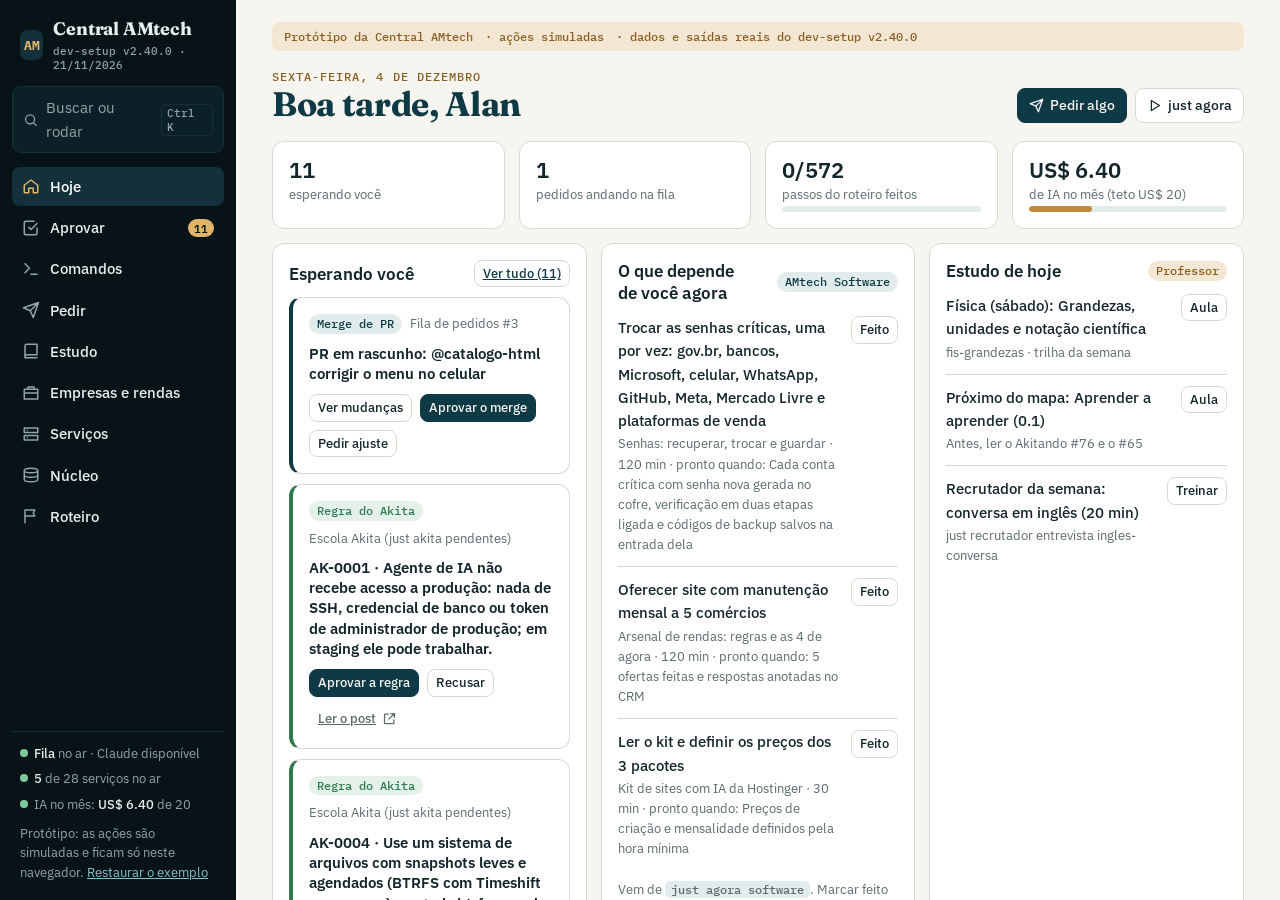
<file: docs/central/prototipo/index.html>
<!DOCTYPE html>
<html lang="pt-BR">
<head>
<meta charset="utf-8">
<meta name="viewport" content="width=device-width, initial-scale=1">
<title>Central AMtech</title>
<link rel="preconnect" href="https://fonts.googleapis.com">
<link rel="stylesheet" href="https://fonts.googleapis.com/css2?family=IBM+Plex+Sans:wght@400;500;600&family=IBM+Plex+Mono:wght@400;500&family=Fraunces:opsz,wght@9..144,600;9..144,700&display=swap">
<style>
/* Layout: barra lateral escura fixa (navegação + estado) e área de trabalho clara; no celular, barra inferior e terminal em folha. */
:root{
  --paper:#F7F5F0; --surface:#FFFFFF; --ink:#13262B; --muted:#5B6B6E; --line:#DCD8CE;
  --aura:#0E3A45; --on-aura:#F7F5F0; --gold:#C08A3E; --gold-ink:#8A5E22; --aura-tint:#E2ECEC; --gold-tint:#F3E7D3;
  --ok:#2F7A4F; --ok-tint:#E3F1E8; --warn:#9A5B12; --warn-tint:#FBEBD2; --off:#8C4A4A; --off-tint:#F4E4E2;
  --void:#071317; --void-2:#0C2027; --void-3:#14303A; --void-ink:#E7EEEC; --void-muted:#8FA6A9; --void-accent:#7FC4C9; --void-gold:#E1B46A;
  --display:"Fraunces", Georgia, serif; --sans:"IBM Plex Sans", system-ui, sans-serif; --mono:"IBM Plex Mono", ui-monospace, monospace;
  color-scheme:light;
}
@media (prefers-color-scheme:dark){:root:not([data-theme="light"]){
  --paper:#0B1A1E; --surface:#112429; --ink:#E9EEEC; --muted:#9AAEB0; --line:#24414A;
  --aura:#7FC4C9; --on-aura:#0B1A1E; --gold:#D9A85E; --gold-ink:#E3B877; --aura-tint:#163238; --gold-tint:#3A2D18;
  --ok:#7CCB9A; --ok-tint:#16301F; --warn:#E8B46A; --warn-tint:#3A2A12; --off:#E39C9C; --off-tint:#3A1E1E; color-scheme:dark}}
:root[data-theme="dark"]{
  --paper:#0B1A1E; --surface:#112429; --ink:#E9EEEC; --muted:#9AAEB0; --line:#24414A;
  --aura:#7FC4C9; --on-aura:#0B1A1E; --gold:#D9A85E; --gold-ink:#E3B877; --aura-tint:#163238; --gold-tint:#3A2D18;
  --ok:#7CCB9A; --ok-tint:#16301F; --warn:#E8B46A; --warn-tint:#3A2A12; --off:#E39C9C; --off-tint:#3A1E1E; color-scheme:dark}
*{box-sizing:border-box}
html,body{height:100%;margin:0}
body{background:var(--paper);color:var(--ink);font:400 15px/1.55 var(--sans);-webkit-font-smoothing:antialiased}
button,input,select,textarea{font:inherit;color:inherit}
a{color:var(--aura)}
:focus-visible{outline:2px solid var(--gold);outline-offset:2px}
.app{display:grid;grid-template-columns:236px 1fr;height:100%}
/* barra lateral */
.side{background:var(--void);color:var(--void-ink);display:flex;flex-direction:column;gap:14px;padding:18px 12px;overflow:auto}
.brand{display:flex;align-items:center;gap:10px;padding:0 8px}
.brand .mark{width:30px;height:30px;border-radius:8px;background:var(--void-3);display:grid;place-items:center;font:700 13px var(--mono);color:var(--void-gold)}
.brand b{font:700 18px/1 var(--display);letter-spacing:-.01em}
.brand small{display:block;font:500 11px var(--mono);color:var(--void-muted);margin-top:3px}
.seek{display:flex;align-items:center;gap:8px;width:100%;padding:9px 10px;border-radius:9px;border:1px solid var(--void-3);background:var(--void-2);color:var(--void-muted);cursor:pointer;text-align:left}
.seek kbd{margin-left:auto;font:500 11px var(--mono);border:1px solid var(--void-3);border-radius:5px;padding:1px 5px}
.nav{display:flex;flex-direction:column;gap:2px}
.nav a{display:flex;align-items:center;gap:10px;padding:8px 10px;border-radius:8px;color:var(--void-ink);text-decoration:none;font-weight:500}
.nav a:hover{background:var(--void-2)}
.nav a[aria-current="page"]{background:var(--void-3);color:#fff}
.nav a[aria-current="page"] svg{color:var(--void-gold)}
.nav svg{width:18px;height:18px;color:var(--void-muted);flex:none}
.badge{margin-left:auto;min-width:20px;padding:0 6px;border-radius:10px;background:var(--void-gold);color:var(--void);font:600 11px/18px var(--mono);text-align:center}
.side .estado{margin-top:auto;border-top:1px solid var(--void-3);padding:12px 8px 0;font-size:12.5px;color:var(--void-muted);display:grid;gap:6px}
.side .estado b{color:var(--void-ink);font-weight:500}
.dot{display:inline-block;width:8px;height:8px;border-radius:50%;background:var(--void-muted);margin-right:6px;vertical-align:1px}
.dot.ok{background:#7CCB9A}.dot.warn{background:#E8B46A}.dot.off{background:#E39C9C}
.linkbtn{background:none;border:0;padding:0;color:var(--void-accent);cursor:pointer;text-align:left;font-size:12.5px;text-decoration:underline}
/* área principal */
main{overflow:auto;padding:22px clamp(16px,3vw,36px) 120px}
.aviso{display:flex;flex-wrap:wrap;gap:4px 12px;align-items:center;font:500 12px var(--mono);color:var(--gold-ink);background:var(--gold-tint);border-radius:8px;padding:7px 12px;margin-bottom:18px}
.top{display:flex;flex-wrap:wrap;align-items:flex-end;justify-content:space-between;gap:12px;margin-bottom:18px}
.eyebrow{font:500 11.5px var(--mono);letter-spacing:.09em;text-transform:uppercase;color:var(--gold-ink)}
h1{margin:2px 0 0;font:700 clamp(26px,4vw,34px)/1.1 var(--display);color:var(--aura);letter-spacing:-.01em;text-wrap:balance}
h2{margin:0;font:600 17px/1.3 var(--sans);text-wrap:balance}
h3{margin:0;font:600 15px/1.35 var(--sans)}
p{margin:0}
.muted{color:var(--muted)}
.mono{font-family:var(--mono);font-size:13px}
.grid{display:grid;gap:14px;grid-template-columns:repeat(auto-fit,minmax(300px,1fr))}
.card{background:var(--surface);border:1px solid var(--line);border-radius:12px;padding:16px;display:flex;flex-direction:column;gap:10px;min-width:0}
.card.wide{grid-column:1/-1}
.card-h{display:flex;align-items:center;justify-content:space-between;gap:10px}
.row{display:flex;flex-wrap:wrap;gap:8px;align-items:center}
.stack{display:flex;flex-direction:column;gap:10px}
.list{display:flex;flex-direction:column}
.item{display:flex;gap:12px;align-items:flex-start;padding:11px 0;border-top:1px solid var(--line)}
.item:first-child{border-top:0;padding-top:2px}
.item .grow{flex:1;min-width:0}
.item .t{font-weight:500}
.item .s{font-size:13px;color:var(--muted);margin-top:2px;overflow-wrap:anywhere}
.btn{display:inline-flex;align-items:center;gap:6px;border:1px solid var(--line);background:var(--surface);border-radius:8px;padding:6px 11px;cursor:pointer;font-weight:500;font-size:13.5px;white-space:nowrap}
.btn:hover{border-color:var(--aura)}
.btn.pri{background:var(--aura);border-color:var(--aura);color:var(--on-aura)}
.btn.gold{background:var(--gold);border-color:var(--gold);color:#1b1306}
.btn.ghost{border-color:transparent;background:none;color:var(--muted)}
.btn.sm{padding:3px 8px;font-size:12.5px}
.btn svg{width:15px;height:15px}
.pill{display:inline-flex;align-items:center;gap:5px;font:500 11.5px/1 var(--mono);padding:4px 8px;border-radius:20px;background:var(--aura-tint);color:var(--aura);white-space:nowrap}
.pill.ok{background:var(--ok-tint);color:var(--ok)}.pill.warn{background:var(--warn-tint);color:var(--warn)}.pill.off{background:var(--off-tint);color:var(--off)}.pill.gold{background:var(--gold-tint);color:var(--gold-ink)}
.chips{display:flex;flex-wrap:wrap;gap:6px}
.chip{border:1px solid var(--line);background:var(--surface);border-radius:20px;padding:4px 11px;font-size:13px;cursor:pointer}
.chip[aria-pressed="true"]{background:var(--aura);color:var(--on-aura);border-color:var(--aura)}
.stripe{border-left:4px solid var(--line)}
.stripe.s5{border-left-color:var(--gold)}.stripe.merge{border-left-color:var(--aura)}.stripe.regra{border-left-color:var(--ok)}.stripe.compra{border-left-color:var(--off)}
input[type=text],input[type=search],select,textarea{width:100%;border:1px solid var(--line);background:var(--surface);border-radius:9px;padding:9px 11px}
textarea{min-height:84px;resize:vertical}
label.f{display:grid;gap:5px;font-size:13px;color:var(--muted)}
.stat{display:flex;flex-direction:column;gap:2px}
.stat b{font:600 22px/1.1 var(--sans);font-variant-numeric:tabular-nums;color:var(--ink)}
.stat span{font-size:12.5px;color:var(--muted)}
.bar{height:6px;border-radius:4px;background:var(--aura-tint);overflow:hidden}
.bar i{display:block;height:100%;background:var(--aura);border-radius:4px}
.bar.gold i{background:var(--gold)}
.escada{display:grid;grid-template-columns:repeat(5,1fr);gap:6px}
.degrau{border:1px solid var(--line);border-radius:9px;padding:8px;font-size:12px;color:var(--muted);background:var(--surface)}
.degrau b{display:block;font:600 12px var(--mono);color:var(--ink)}
.degrau.on{border-color:var(--gold);background:var(--gold-tint);color:var(--ink)}
pre.out{margin:0;white-space:pre-wrap;overflow-wrap:anywhere;font:400 12.5px/1.5 var(--mono);background:var(--aura-tint);border-radius:9px;padding:10px 12px;max-height:280px;overflow:auto}
table{width:100%;border-collapse:collapse;font-size:13.5px}
th{text-align:left;font:500 11.5px var(--mono);letter-spacing:.06em;text-transform:uppercase;color:var(--muted);padding:6px 8px;border-bottom:1px solid var(--line)}
td{padding:8px;border-bottom:1px solid var(--line);vertical-align:top}
td.num{font-variant-numeric:tabular-nums;font-family:var(--mono);font-size:13px}
.scroll-x{overflow-x:auto}
details.fase{border-top:1px solid var(--line)}
details.fase summary{list-style:none;display:grid;grid-template-columns:1fr 120px 56px;gap:12px;align-items:center;padding:10px 4px;cursor:pointer}
details.fase summary::-webkit-details-marker{display:none}
.passo{display:flex;gap:10px;align-items:flex-start;padding:7px 4px 7px 14px;font-size:14px}
.passo input{margin-top:4px;accent-color:var(--aura)}
.passo.feito .pt{text-decoration:line-through;color:var(--muted)}
.niveis{display:flex;gap:3px}
.niveis button{width:22px;height:8px;border-radius:3px;border:0;background:var(--aura-tint);cursor:pointer;padding:0}
.niveis button.on{background:var(--aura)}
.empty{color:var(--muted);font-size:13.5px;padding:8px 0}
.kbd{font:500 12px var(--mono);background:var(--aura-tint);padding:1px 6px;border-radius:5px}
/* terminal */
.term{position:fixed;right:0;bottom:0;left:236px;height:min(48vh,440px);background:var(--void);color:var(--void-ink);border-top:1px solid var(--void-3);display:none;flex-direction:column;z-index:20;box-shadow:0 -10px 30px rgba(0,0,0,.25)}
.term.open{display:flex}
.term header{display:flex;align-items:center;gap:10px;padding:8px 14px;border-bottom:1px solid var(--void-3);font:500 12.5px var(--mono);color:var(--void-muted)}
.term header b{color:var(--void-gold);font-weight:500;overflow:hidden;text-overflow:ellipsis;white-space:nowrap}
.term header .btn{background:var(--void-2);border-color:var(--void-3);color:var(--void-ink)}
.term pre{flex:1;margin:0;overflow:auto;padding:12px 14px;font:400 12.5px/1.55 var(--mono);white-space:pre-wrap;overflow-wrap:anywhere}
.term .cmd{color:var(--void-accent)}.term .nota{color:var(--void-gold)}
/* modal e paleta */
.veu{position:fixed;inset:0;background:rgba(7,19,23,.55);display:none;align-items:flex-start;justify-content:center;padding:10vh 16px 16px;z-index:40}
.veu.open{display:flex}
.modal{background:var(--surface);color:var(--ink);border-radius:14px;width:min(560px,100%);padding:18px;display:flex;flex-direction:column;gap:12px;box-shadow:0 20px 60px rgba(0,0,0,.3);max-height:80vh;overflow:auto}
.paleta{padding:0;gap:0}
.paleta input{border:0;border-bottom:1px solid var(--line);border-radius:14px 14px 0 0;padding:15px 16px;font-size:16px;background:transparent}
.paleta .res{max-height:52vh;overflow:auto;padding:6px}
.res button{display:flex;gap:10px;width:100%;text-align:left;border:0;background:none;padding:8px 10px;border-radius:8px;cursor:pointer;align-items:baseline}
.res button[aria-selected="true"],.res button:hover{background:var(--aura-tint)}
.res .k{font:500 11px var(--mono);color:var(--gold-ink);width:72px;flex:none;text-transform:uppercase}
.res .x{color:var(--muted);font-size:12.5px;margin-left:auto;padding-left:8px;white-space:nowrap;overflow:hidden;text-overflow:ellipsis;max-width:45%}
.toast{position:fixed;left:50%;bottom:24px;transform:translateX(-50%);background:var(--void);color:var(--void-ink);padding:10px 16px;border-radius:10px;font-size:14px;z-index:60;display:none;max-width:calc(100% - 32px)}
.toast.open{display:block}
/* celular */
.bottom{display:none}
.mtop{display:none}
@media (max-width:820px){
  .app{grid-template-columns:1fr;grid-template-rows:auto 1fr auto}
  .side{display:none}
  .side.drawer{display:flex;position:fixed;inset:0 25% 0 0;z-index:50;min-width:260px}
  .mtop{display:flex;align-items:center;gap:10px;background:var(--void);color:var(--void-ink);padding:10px 14px}
  .mtop b{font:700 17px var(--display)}
  .mtop .seek{width:auto;margin-left:auto;padding:7px 10px}
  main{padding:16px 16px 140px}
  .bottom{display:flex;background:var(--void);border-top:1px solid var(--void-3);padding:6px 4px calc(6px + env(safe-area-inset-bottom))}
  .bottom a,.bottom button{flex:1;display:flex;flex-direction:column;align-items:center;gap:2px;color:var(--void-muted);text-decoration:none;font-size:11px;background:none;border:0;position:relative;padding:4px 0}
  .bottom a[aria-current="page"]{color:var(--void-gold)}
  .bottom svg{width:21px;height:21px}
  .bottom .badge{position:absolute;top:0;left:calc(50% + 6px);margin:0;min-width:16px;font-size:10px;line-height:15px;padding:0 4px}
  .term{left:0;height:62vh;bottom:0}
  .grid{grid-template-columns:1fr}
  .escada{grid-template-columns:1fr 1fr}
  details.fase summary{grid-template-columns:1fr 64px 44px}
}
@media (prefers-reduced-motion:reduce){*{transition:none!important;animation:none!important}}
</style>
</head>
<body>
<div class="app">
  <div class="mtop">
    <button class="btn ghost" data-act="drawer" aria-label="Abrir menu" style="color:var(--void-ink)"><svg viewBox="0 0 24 24" fill="none" stroke="currentColor" stroke-width="2" stroke-linecap="round"><path d="M4 6h16M4 12h16M4 18h16"/></svg></button>
    <b>Central AMtech</b>
    <button class="seek" data-act="paleta" aria-label="Buscar ou rodar"><svg width="16" height="16" viewBox="0 0 24 24" fill="none" stroke="currentColor" stroke-width="2"><path d="M11 18a7 7 0 1 0 0-14 7 7 0 0 0 0 14zM21 21l-4.3-4.3"/></svg>Buscar</button>
  </div>
  <aside class="side" id="side">
    <div class="brand"><span class="mark">AM</span><div><b>Central AMtech</b><small id="ver"></small></div></div>
    <button class="seek" data-act="paleta"><svg width="16" height="16" viewBox="0 0 24 24" fill="none" stroke="currentColor" stroke-width="2"><path d="M11 18a7 7 0 1 0 0-14 7 7 0 0 0 0 14zM21 21l-4.3-4.3"/></svg>Buscar ou rodar<kbd>Ctrl K</kbd></button>
    <nav class="nav" id="nav" aria-label="Seções"></nav>
    <div class="estado" id="estado"></div>
  </aside>
  <main id="main" tabindex="-1"></main>
  <nav class="bottom" id="bottom" aria-label="Seções principais"></nav>
</div>
<section class="term" id="term" aria-label="Terminal">
  <header><span>terminal ·</span><b id="term-cmd"></b><span style="margin-left:auto"></span>
    <button class="btn sm" data-act="copiar-cmd">Copiar comando</button>
    <button class="btn sm" data-act="fechar-term">Fechar</button></header>
  <pre id="term-out"></pre>
</section>
<div class="veu" id="veu"><div class="modal" id="modal" role="dialog" aria-modal="true"></div></div>
<div class="toast" id="toast" role="status"></div>
<script src="dados.js"></script>
<script>
"use strict";
const D = window.DADOS;
const $ = s => document.querySelector(s);
const esc = s => String(s ?? "").replace(/[&<>"']/g, c => ({"&":"&amp;","<":"&lt;",">":"&gt;",'"':"&quot;","'":"&#39;"}[c]));
const I = {
  hoje:"M3 11l9-7 9 7v9a1 1 0 0 1-1 1h-5v-6H9v6H4a1 1 0 0 1-1-1z",
  aprovar:"M9 11l3 3 8-8M20 12v7a2 2 0 0 1-2 2H5a2 2 0 0 1-2-2V5a2 2 0 0 1 2-2h11",
  comandos:"M4 17l6-6-6-6M12 19h8",
  pedir:"M22 2L11 13M22 2l-7 20-4-9-9-4z",
  estudo:"M4 19.5A2.5 2.5 0 0 1 6.5 17H20V3H6.5A2.5 2.5 0 0 0 4 5.5zM4 19.5V21h16",
  empresas:"M3 7h18v13H3zM8 7V4h8v3M3 12h18",
  servicos:"M3 4h18v6H3zM3 14h18v6H3zM7 7h.01M7 17h.01",
  nucleo:"M12 3c5 0 9 1.3 9 3s-4 3-9 3-9-1.3-9-3 4-3 9-3zM3 6v12c0 1.7 4 3 9 3s9-1.3 9-3V6M3 12c0 1.7 4 3 9 3s9-1.3 9-3",
  roteiro:"M4 21V4M4 4h13l-2 4 2 4H4",
  mais:"M4 6h16M4 12h16M4 18h16",
  play:"M7 4l13 8-13 8z", star:"M12 3l2.8 5.7 6.2.9-4.5 4.4 1 6.2L12 17.3 6.5 20.2l1-6.2L3 9.6l6.2-.9z", ext:"M14 4h6v6M20 4l-9 9M19 14v5a1 1 0 0 1-1 1H5a1 1 0 0 1-1-1V6a1 1 0 0 1 1-1h5"
};
const ico = (k, extra="") => `<svg viewBox="0 0 24 24" fill="none" stroke="currentColor" stroke-width="2" stroke-linecap="round" stroke-linejoin="round" ${extra}><path d="${I[k]}"/></svg>`;
const VIEWS = [
  ["hoje","Hoje"],["aprovar","Aprovar"],["comandos","Comandos"],["pedir","Pedir"],["estudo","Estudo"],
  ["empresas","Empresas e rendas"],["servicos","Serviços"],["nucleo","Núcleo"],["roteiro","Roteiro"]
];
const NIVEIS = ["nada","viu a aula","fez a prática","passou na prova","ensinou"];

/* ---------- serviços (portas reais dos compose.yaml; status de exemplo) ---------- */
const SERVICOS = [
  {g:"Automação e medição",n:"n8n",p:5678,c:"infra/automacao",on:true},
  {g:"Automação e medição",n:"Grafana",p:3001,c:"infra/automacao",on:true,x:"AdGuard (infra/rede) também usa 3001",np:3001},
  {g:"Automação e medição",n:"Uptime Kuma",p:3002,c:"infra/automacao",on:true,x:"Metabase (infra/dados) também usa 3002",np:3002},
  {g:"Automação e medição",n:"Postgres das métricas",p:5433,c:"infra/automacao",on:true,web:false},
  {g:"IA",n:"LiteLLM (porta única dos modelos)",p:4000,c:"infra/ia",on:true},
  {g:"IA",n:"Ollama",p:11434,c:"serviço do usuário",on:false,web:false},
  {g:"Casa",n:"Home Assistant",p:8123,c:"infra/casa",on:false},
  {g:"Casa",n:"Paperless-ngx",p:8010,c:"infra/casa",on:false},
  {g:"Casa",n:"Grocy",p:9283,c:"infra/casa",on:false},
  {g:"Soberania (VM)",n:"Forgejo",p:3000,c:"infra/soberania",on:false,x:"Juice Shop (lab) também usa 3000",np:3000},
  {g:"Soberania (VM)",n:"Headscale",p:8085,c:"infra/soberania",on:false,web:false},
  {g:"Soberania (VM)",n:"GlitchTip",p:8001,c:"infra/soberania",on:false},
  {g:"Soberania (VM)",n:"BookStack",p:6875,c:"infra/soberania",on:false},
  {g:"Soberania (VM)",n:"Actual Budget",p:5006,c:"infra/soberania",on:false},
  {g:"Soberania (VM)",n:"Ghostfolio",p:3333,c:"infra/soberania",on:false},
  {g:"Soberania (VM)",n:"Firefly III",p:8089,c:"infra/soberania",on:false},
  {g:"Soberania (VM)",n:"Akaunting",p:8090,c:"infra/soberania",on:false,x:"PocketBase também usa 8090",prop:8091},
  {g:"Dados",n:"Metabase",p:3002,c:"infra/dados",on:false,x:"Uptime Kuma usa 3002",prop:3012},
  {g:"Dados",n:"PocketBase (MVPs)",p:8090,c:"infra/pocketbase",on:false,x:"Akaunting usa 8090"},
  {g:"Jarvis (voz e casa)",n:"Zigbee2MQTT",p:8080,c:"infra/jarvis",on:false,x:"WebGoat (lab) também usa 8080"},
  {g:"Jarvis (voz e casa)",n:"Frigate (câmeras)",p:8971,c:"infra/jarvis",on:false},
  {g:"Jarvis (voz e casa)",n:"Whisper · Piper · openWakeWord",p:10300,c:"infra/jarvis",on:false,web:false},
  {g:"Laboratórios (só local)",n:"Juice Shop",p:3000,c:"infra/lab-seguranca",on:false,x:"Forgejo usa 3000",prop:3100},
  {g:"Laboratórios (só local)",n:"WebGoat",p:8080,c:"infra/lab-seguranca",on:false,x:"Zigbee2MQTT usa 8080",prop:8180},
  {g:"Rede",n:"AdGuard Home",p:3001,c:"infra/rede",on:false,x:"Grafana usa 3001",prop:3011},
  {g:"Novos (fase 1 da Central)",n:"Portal (Homepage)",p:3010,c:"infra/portal (novo)",on:false,novo:true},
  {g:"Novos (fase 1 da Central)",n:"Botões do just (OliveTin)",p:1337,c:"infra/portal (novo)",on:false,novo:true},
  {g:"Novos (fase 1 da Central)",n:"Central AMtech (API + telas)",p:8700,c:"tools/central (novo)",on:false,novo:true}
];
const FILA_SERV = [["amtech-fila","fila de pedidos"],["amtech-bot","bot do Telegram"],["amtech-remoto","Remote Control"],["ollama","modelo local"]];

/* ---------- estado (fica só neste navegador) ---------- */
const CHAVE = "central-amtech-v1";
function semente(){
  const ak = D.akita.slice(0,3).map(a => ({id:"ap-"+a.id,tipo:"regra",t:`${a.id} · ${a.regra}`,s:`No setup hoje: ${a.setup}`,origem:"Escola Akita (just akita pendentes)",cmd:`akita aprovar ${a.id}`,fonte:a.fonte}));
  const dec = D.decisoes.slice(0,4).map(d => ({id:"ap-"+d.id,tipo:"decisao",t:d.t,s:`Pronto quando: ${d.pronto} · ${d.min} min`,origem:`AMtech Software · ${d.fase}`,cmd:`feito ${d.id}`,passo:d.id}));
  return {
    v:1, feitos:{}, niveis:{}, favs:["agora","professor","pedir","check"],
    aprov:[
      {id:"ap-pr3",tipo:"merge",t:"PR em rascunho: @catalogo-html corrigir o menu no celular",s:"Ramo fila/3 · 2 arquivos · testes passando · feito por aider + Gemini (cota grátis)",origem:"Fila de pedidos #3",diff:"--- a/css/menu.css\n+++ b/css/menu.css\n@@ -12,7 +12,9 @@\n .menu{display:flex;gap:16px}\n-@media (max-width:600px){.menu{display:none}}\n+@media (max-width:600px){\n+  .menu{flex-direction:column;gap:8px}\n+  .menu[hidden]{display:none}\n+}\n--- a/index.html\n+++ b/index.html\n-<nav class=\"menu\">\n+<button class=\"abrir-menu\" aria-expanded=\"false\">Menu</button>\n+<nav class=\"menu\" hidden>",fila:3},
      ...ak, ...dec,
      {id:"ap-post",tipo:"publicar",t:"Publicar: “3 comandos de Git que salvam sua semana” no Primer Code",s:"Rascunho do pipeline de conteúdo, agendado para terça 19h (exemplo)",origem:"Canais sem rosto · onda 0"},
      {id:"ap-livro",tipo:"compra",t:"Comprar: Código, de Charles Petzold (2ª edição)",s:"A biblioteca pede antes do assunto 0.4 do mapa",origem:"Biblioteca (just livros para 0.4)"},
      {id:"ap-motor1",tipo:"motor",t:"Motor #1 · “calcular o rateio da casa” foi para o degrau 2 (script). Deu certo?",s:"Responder alimenta a regra de três: o que repete 3 vezes vira script",origem:"Motor de decisão",cmd:"motor-ok 1"}
    ],
    fila:[
      {id:1,txt:"adicionar uma linha de teste no FILA-TESTE.md",repo:"dev-setup",st:"mesclado",motor:"Claude Code",deg:2},
      {id:2,txt:"@ensino-ti gerar 10 exercícios de lógica do bimestre",repo:"ensino-ti",st:"trabalhando",motor:"Claude Code",deg:4},
      {id:3,txt:"@catalogo-html corrigir o menu no celular",repo:"catalogo-html",st:"PR em rascunho",motor:"aider + Gemini",deg:4}
    ],
    tarefas:[{id:1,t:"Revisar o PR do garimpo",ok:false},{id:2,t:"Rodar just instalar --simular no notebook",ok:false},{id:3,t:"git pull na cópia do Windows",ok:false}],
    base:[{t:"licao",x:"Kamal na t4g precisa de arch arm64"},{t:"licao",x:"coerencia.py quebra se ~/dev não existir: criar a pasta antes de gravar o relatório"}],
    audit:[{q:"21/11 17:24",a:"setup",o:"just ligar --simular",n:"automático"}],
    serv:Object.fromEntries(SERVICOS.map(s => [s.n, !!s.on])),
    fserv:{"amtech-fila":true,"amtech-bot":true,"amtech-remoto":false,"ollama":false},
    custo:{gasto:6.4,teto:20}, prox:4
  };
}
let S;
try { S = JSON.parse(localStorage.getItem(CHAVE)) } catch(e) { S = null }
if (!S || S.v !== 1) S = semente();
const salvar = () => { try { localStorage.setItem(CHAVE, JSON.stringify(S)) } catch(e) {} };
const agoraTxt = () => { const d=new Date(); return d.toLocaleDateString("pt-BR",{day:"2-digit",month:"2-digit"})+" "+d.toLocaleTimeString("pt-BR",{hour:"2-digit",minute:"2-digit"}) };
function auditar(o, n="você"){ S.audit.unshift({q:agoraTxt(),a:"Central",o,n}); S.audit = S.audit.slice(0,80); salvar() }
function toast(t){ const el=$("#toast"); el.textContent=t; el.classList.add("open"); clearTimeout(toast.h); toast.h=setTimeout(()=>el.classList.remove("open"),2600) }

/* ---------- motor de decisão: porta fiel de tools/motor/motor.py com data/motor/regras.json ---------- */
const R = D.motor, VAZ = new Set(D.vazias);
const norm = s => String(s).toLowerCase().normalize("NFKD").replace(/[̀-ͯ]/g,"").split(/\s+/).filter(Boolean).join(" ");
const reEsc = s => s.replace(/[.*+?^${}()|[\]\\]/g,"\\$&");
function tem(t, lista){ const out=[], vistos=new Set(); for(const x of lista||[]){ const n=norm(x); if(!vistos.has(n) && new RegExp("(?<![a-z0-9])"+reEsc(n)+"(?![a-z0-9])").test(t)){ out.push(x); vistos.add(n) } } return out }
const palavras = s => (norm(s).match(/[a-z0-9]+/g)||[]).filter(p => p.length>2 && !VAZ.has(p));
function sensivel(p){ const s=R.sensivel; const m=tem(norm(p), s.palavras).map(x=>`palavra '${x}'`); for(const [k,rx] of Object.entries(s.padroes)){ try{ if(new RegExp(rx).test(p)) m.push("padrão de "+k) }catch(e){} } return m }
function catalogo(p){ const ps=new Set(palavras(p)); const out=[]; for(const c of D.catalogo){ const n=[...new Set(palavras(c.t))].filter(w=>ps.has(w)).length; if(n>=2) out.push(c.k==="rota"?`Rota '${c.t}': ${c.x}`:`Bloco '${c.t}' (${c.id}): ${c.x}`) } return out.slice(0,5) }
function tipoPedido(t){ let best="padrao", bn=0; for(const [k,ps] of Object.entries(R.tipos)){ const n=tem(t,ps).length; if(n>bn || (n===bn && n>0 && k>best)){ best=k; bn=n } } return bn?best:"padrao" }
function modelo(t, sens){ const m=R.modelos; if(sens || tem(t,m.local.quando).length) return m.local.destino; for(const k of ["forte","codigo"]) if(tem(t,m[k].quando).length) return m[k].destino; return m.padrao.destino }
function decidir(pedido){
  const t=norm(pedido), p=R.palavras, sens=sensivel(pedido), pronto=catalogo(pedido); let d, motivo, a;
  if((a=tem(t,p.voce)).length){ d=5; motivo="portão humano: "+a.join(", ") }
  else if(pronto.length){ d=1; motivo="já existe no setup" }
  else if((a=tem(t,p.codigo)).length){ d=2; motivo="regra escrevível: "+a.join(", "); const ag=tem(t,p.automacao); if(ag.length) motivo+=`; disparo por ${ag.join(", ")} (script + automação)` }
  else if((a=tem(t,p.automacao)).length){ d=3; motivo="evento ou horário: "+a.join(", ") }
  else if((a=tem(t,p.linguagem)).length){ d=4; motivo="linguagem: "+a.join(", ") }
  else { d=4; motivo="nenhuma regra casou; a IA interpreta e você confirma o formulário" }
  const tipo=tipoPedido(t), ent=R.entregaveis[tipo]||R.entregaveis.padrao||{entregavel:"",pronto:""};
  const destino = d===4 ? modelo(t, sens.length>0) : R.degraus[String(d)].quem;
  return {pedido, d, nome:R.degraus[String(d)].nome, destino, motivo, sens, pronto, tipo, ent};
}
function textoDecisao(r){
  let s=`Pedido: ${r.pedido}\n\n[DEGRAU ${r.d}] ${r.nome} → ${r.destino}\nPor quê: ${r.motivo}\n`;
  if(r.sens.length) s+=`Dado sensível (${r.sens.join(", ")}): ${R.sensivel.regra}\n`;
  if(r.pronto.length) s+=`\nJá no setup:\n  - ${r.pronto.join("\n  - ")}\n`;
  s+=`\nFormulário (confirme os três últimos campos):\n  TAREFA: ${r.pedido}\n  ENTREGÁVEL: ${r.ent.entregavel}\n  PRONTO QUANDO: ${r.ent.pronto}\n  CONFIRMAR COM VOCÊ: PARA QUE; ESCOPO (com número); PRONTO QUANDO`;
  return s;
}

/* ---------- navegação ---------- */
let atual = "hoje", filtros = {aprov:"todos", area:"todas", busca:"", trilha:"todas", meu:false, nucleo:""};
const contagem = () => S.aprov.length;
function desenharNav(){
  $("#nav").innerHTML = VIEWS.map(([id,t]) => `<a href="#${id}" ${id===atual?'aria-current="page"':""}>${ico(id)}${esc(t)}${id==="aprovar"&&contagem()?`<span class="badge">${contagem()}</span>`:""}</a>`).join("");
  const main5 = ["hoje","aprovar","comandos","pedir"];
  $("#bottom").innerHTML = main5.map(id => `<a href="#${id}" ${id===atual?'aria-current="page"':""}>${ico(id)}${esc(VIEWS.find(v=>v[0]===id)[1])}${id==="aprovar"&&contagem()?`<span class="badge">${contagem()}</span>`:""}</a>`).join("") + `<button data-act="drawer">${ico("mais")}Mais</button>`;
  const on = SERVICOS.filter(s=>S.serv[s.n]).length;
  $("#estado").innerHTML = `
    <div><span class="dot ${S.fserv["amtech-fila"]?"ok":"off"}"></span><b>Fila</b> ${S.fserv["amtech-fila"]?"no ar":"parada"} · Claude disponível</div>
    <div><span class="dot ${on?"ok":"off"}"></span><b>${on}</b> de ${SERVICOS.length} serviços no ar</div>
    <div><span class="dot ${S.custo.gasto/S.custo.teto>.8?"warn":"ok"}"></span>IA no mês: <b>US$ ${S.custo.gasto.toFixed(2)}</b> de ${S.custo.teto}</div>
    <div style="margin-top:4px">Protótipo: as ações são simuladas e ficam só neste navegador. <button class="linkbtn" data-act="restaurar">Restaurar o exemplo</button></div>`;
  $("#ver").textContent = `dev-setup ${D.versao} · ${D.gerado}`;
}
function ir(){
  const h = location.hash.replace("#","");
  atual = VIEWS.some(v=>v[0]===h) ? h : "hoje";
  $("#side").classList.remove("drawer");
  desenhar(); $("#main").scrollTop = 0;
}
function desenhar(){ desenharNav(); $("#main").innerHTML = `<div class="aviso"><span>Protótipo da Central AMtech</span><span>· ações simuladas</span><span>· dados e saídas reais do dev-setup ${esc(D.versao)}</span></div>` + TELAS[atual](); }

/* ---------- telas ---------- */
const tipoInfo = {merge:["Merge de PR","merge","pede ok"],regra:["Regra do Akita","regra","pede ok"],decisao:["Decisão sua","s5","só você"],publicar:["Publicar","s5","pede ok"],compra:["Compra","compra","pede ok"],motor:["Resultado do motor","","automático depois"],pedido:["Pedido que voltou","s5","só você"]};
function cardAprov(a, curto=false){
  const [nome,cls] = tipoInfo[a.tipo] || ["Item",""];
  let acoes = "";
  if(a.tipo==="merge") acoes = `<button class="btn sm" data-act="ver-diff" data-id="${a.id}">Ver mudanças</button><button class="btn sm pri" data-act="aprovar" data-id="${a.id}">Aprovar o merge</button><button class="btn sm" data-act="ajuste" data-id="${a.id}">Pedir ajuste</button>`;
  else if(a.tipo==="regra") acoes = `<button class="btn sm pri" data-act="aprovar" data-id="${a.id}">Aprovar a regra</button><button class="btn sm" data-act="recusar" data-id="${a.id}">Recusar</button>${a.fonte?`<a class="btn sm ghost" href="${esc(a.fonte)}" target="_blank" rel="noopener">Ler o post ${ico("ext")}</a>`:""}`;
  else if(a.tipo==="decisao") acoes = `<button class="btn sm pri" data-act="decidir" data-id="${a.id}">Anotar a decisão</button><button class="btn sm" data-act="adiar" data-id="${a.id}">Depois</button>`;
  else if(a.tipo==="motor") acoes = `<button class="btn sm pri" data-act="motor-ok" data-id="${a.id}">Deu certo</button><button class="btn sm" data-act="motor-refazer" data-id="${a.id}">Refazer</button>`;
  else acoes = `<button class="btn sm pri" data-act="aprovar" data-id="${a.id}">Aprovar</button><button class="btn sm" data-act="recusar" data-id="${a.id}">Recusar</button>`;
  return `<div class="card stripe ${cls}"><div class="row"><span class="pill ${cls==="s5"?"gold":cls==="compra"?"off":cls==="regra"?"ok":""}">${esc(nome)}</span><span class="muted" style="font-size:12.5px">${esc(a.origem||"")}</span></div>
    <h3>${esc(a.t)}</h3>${curto?"":`<p class="muted" style="font-size:13.5px">${esc(a.s||"")}</p>`}<div class="row">${acoes}</div></div>`;
}
const TELAS = {
hoje(){
  const d=new Date(); const dia=d.toLocaleDateString("pt-BR",{weekday:"long",day:"numeric",month:"long"});
  const hr=d.getHours(), saud=hr<12?"Bom dia":hr<18?"Boa tarde":"Boa noite";
  const todos=D.fases.flatMap(f=>f.ps), feitos=todos.filter(p=>S.feitos[p.id]).length;
  const agora=D.agora.filter(a=>!S.feitos[a.id]).slice(0,3);
  const fila=S.fila.slice(-3).reverse();
  const onda0=D.ofertas.filter(o=>o.onda===0);
  return `<div class="top"><div><div class="eyebrow">${esc(dia)}</div><h1>${saud}, Alan</h1></div>
    <div class="row"><button class="btn pri" data-act="ir" data-v="pedir">${ico("pedir")}Pedir algo</button><button class="btn" data-act="rodar" data-r="agora" data-a="software">${ico("play")}just agora</button></div></div>
  <div class="grid" style="margin-bottom:14px;grid-template-columns:repeat(auto-fit,minmax(150px,1fr))">
    <div class="card stat"><b>${contagem()}</b><span>esperando você</span></div>
    <div class="card stat"><b>${S.fila.filter(f=>f.st==="trabalhando"||f.st==="na fila").length}</b><span>pedidos andando na fila</span></div>
    <div class="card stat"><b>${feitos}/${todos.length}</b><span>passos do roteiro feitos</span><div class="bar"><i style="width:${(feitos/todos.length*100).toFixed(1)}%"></i></div></div>
    <div class="card stat"><b>US$ ${S.custo.gasto.toFixed(2)}</b><span>de IA no mês (teto US$ ${S.custo.teto})</span><div class="bar gold"><i style="width:${Math.min(100,S.custo.gasto/S.custo.teto*100)}%"></i></div></div>
  </div>
  <div class="grid">
    <div class="card"><div class="card-h"><h2>Esperando você</h2><a href="#aprovar" class="btn sm">Ver tudo (${contagem()})</a></div>
      <div class="stack">${S.aprov.slice(0,3).map(a=>cardAprov(a,true)).join("")||'<p class="empty">Nada esperando. O setup segue sozinho.</p>'}</div></div>
    <div class="card"><div class="card-h"><h2>O que depende de você agora</h2><span class="pill">AMtech Software</span></div>
      <div class="list">${agora.map(a=>`<div class="item"><div class="grow"><div class="t">${esc(a.t)}</div><div class="s">${esc(a.fase)} · ${a.min} min · pronto quando: ${esc(a.pronto)}</div></div><button class="btn sm" data-act="feito" data-id="${esc(a.id)}">Feito</button></div>`).join("")||'<p class="empty">Tudo desta lista feito.</p>'}</div>
      <p class="muted" style="font-size:12.5px">Vem de <span class="kbd">just agora software</span>. Marcar feito roda <span class="kbd">just feito ID</span>.</p></div>
    <div class="card"><div class="card-h"><h2>Estudo de hoje</h2><span class="pill gold">Professor</span></div>
      <div class="list"><div class="item"><div class="grow"><div class="t">Física (sábado): Grandezas, unidades e notação científica</div><div class="s">fis-grandezas · trilha da semana</div></div><button class="btn sm" data-act="rodar" data-r="professor" data-a="aula fis-grandezas">Aula</button></div>
      <div class="item"><div class="grow"><div class="t">Próximo do mapa: Aprender a aprender (0.1)</div><div class="s">Antes, ler o Akitando #76 e o #65</div></div><button class="btn sm" data-act="rodar" data-r="professor" data-a="aula b-aprender">Aula</button></div>
      <div class="item"><div class="grow"><div class="t">Recrutador da semana: conversa em inglês (20 min)</div><div class="s">just recrutador entrevista ingles-conversa</div></div><button class="btn sm" data-act="rodar" data-r="recrutador" data-a="entrevista ingles-conversa">Treinar</button></div></div></div>
    <div class="card"><div class="card-h"><h2>Fila de pedidos</h2><a href="#pedir" class="btn sm">Novo pedido</a></div>
      <div class="list">${fila.map(itemFila).join("")}</div></div>
    <div class="card wide"><div class="card-h"><h2>Rendas da onda 0</h2><a href="#empresas" class="btn sm">Empresas e rendas</a></div>
      <div class="scroll-x"><table><thead><tr><th>Oferta</th><th>Estágio</th><th>Próximo passo</th></tr></thead><tbody>
      ${onda0.map(o=>`<tr><td>${esc(o.nome)}</td><td><span class="pill ${o.estagio==="lancado"?"ok":o.estagio==="construcao"?"gold":""}">${esc(o.estagio)}</span></td><td>${esc(o.proximo_passo)}</td></tr>`).join("")}</tbody></table></div></div>
  </div>`;
},
aprovar(){
  const tipos=["todos",...new Set(S.aprov.map(a=>a.tipo))];
  const lista=S.aprov.filter(a=>filtros.aprov==="todos"||a.tipo===filtros.aprov);
  return `<div class="top"><div><div class="eyebrow">Caixa de entrada única</div><h1>Esperando você</h1></div><span class="muted">Tudo que o setup preparou e só anda com o seu ok.</span></div>
  <div class="chips" style="margin-bottom:14px">${tipos.map(t=>`<button class="chip" aria-pressed="${filtros.aprov===t}" data-act="f-aprov" data-v="${t}">${t==="todos"?"Todos":esc((tipoInfo[t]||[t])[0])} · ${t==="todos"?S.aprov.length:S.aprov.filter(a=>a.tipo===t).length}</button>`).join("")}</div>
  <div class="grid">${lista.map(a=>cardAprov(a)).join("")||'<div class="card"><p class="empty">Caixa vazia. Quando a fila abrir um PR, o Akita propuser uma regra ou uma decisão for sua, ela aparece aqui.</p></div>'}</div>`;
},
comandos(){
  const q=norm(filtros.busca);
  const rs=D.receitas.filter(r=>r.n!=="default"&&r.n!=="menu"&&(filtros.area==="todas"||r.a===filtros.area||(filtros.area==="favoritas"&&S.favs.includes(r.n)))&&(!q||norm(r.n+" "+r.d).includes(q)));
  const grupos=[...new Set(rs.map(r=>r.a))];
  return `<div class="top"><div><div class="eyebrow">Porta única · ${D.receitas.length} receitas do justfile</div><h1>Comandos</h1></div>
    <input type="search" id="busca-cmd" placeholder="Procurar receita (ex.: backup, professor, site)" value="${esc(filtros.busca)}" style="max-width:340px"></div>
  <div class="chips" style="margin-bottom:14px">${["todas","favoritas",...D.areas].map(a=>`<button class="chip" aria-pressed="${filtros.area===a}" data-act="f-area" data-v="${esc(a)}">${a==="todas"?"Todas":a==="favoritas"?"★ Favoritas":esc(a)}</button>`).join("")}</div>
  <div class="stack">${grupos.map(g=>`<div class="card"><h2>${esc(g)}</h2><div class="list">${rs.filter(r=>r.a===g).map(r=>`
    <div class="item"><button class="btn ghost sm" data-act="fav" data-r="${r.n}" aria-label="Favoritar ${r.n}" style="color:${S.favs.includes(r.n)?"var(--gold)":"var(--muted)"}">${ico("star",S.favs.includes(r.n)?'fill="currentColor"':"")}</button>
    <div class="grow"><div class="t mono">just ${esc(r.n)} ${r.p.map(p=>`<span class="muted">${esc(p.var?p.n+"…":p.n)}</span>`).join(" ")}</div><div class="s">${esc(r.d)}</div>
    ${r.c?`<div class="s" style="color:var(--warn)">Pede confirmação: ${esc(r.c)}</div>`:""}</div>
    <button class="btn sm ${r.c?"gold":"pri"}" data-act="preparar" data-r="${r.n}">${ico("play")}Rodar</button></div>`).join("")}</div></div>`).join("")||'<div class="card"><p class="empty">Nenhuma receita com esse nome. Tente outra palavra.</p></div>'}</div>`;
},
pedir(){
  const repos=["dev-setup",...D.repos.map(r=>r.nome).filter(n=>n!=="dev-setup")];
  return `<div class="top"><div><div class="eyebrow">Mesmo caminho do /pedir no Telegram</div><h1>Pedir</h1></div><span class="muted">O motor decide o degrau sem gastar IA. Só os degraus 2, 3 e 4 viram trabalho.</span></div>
  <div class="grid">
    <form class="card" id="form-pedir"><h2>Novo pedido</h2>
      <label class="f" for="p-txt">O que você quer?<textarea id="p-txt" placeholder="Ex.: calcular o rateio da casa · escrever um post sobre Git · publicar o mini-curso"></textarea></label>
      <div class="row"><label class="f" for="p-repo" style="flex:1">Repositório<select id="p-repo">${repos.map(r=>`<option>${esc(r)}</option>`).join("")}</select></label></div>
      <div class="chips">${["calcular o rateio da casa","escrever 3 ideias de post sobre Git","todo dia às 7h mandar o resumo no Telegram","publicar o mini-curso de lógica","implementar o login do AM Gestão"].map(x=>`<button type="button" class="chip" data-act="exemplo" data-v="${esc(x)}">${esc(x)}</button>`).join("")}</div>
      <div class="row"><button class="btn" type="button" data-act="so-motor">Só ver o degrau</button><button class="btn pri" type="submit">${ico("pedir")}Mandar para a fila</button></div>
      <div id="p-res"></div></form>
    <div class="card"><h2>A escada do motor</h2><div class="escada" id="escada">${[1,2,3,4,5].map(n=>`<div class="degrau" data-d="${n}"><b>${n} · ${esc(R.degraus[n].nome)}</b>${esc(R.degraus[n].quem)}</div>`).join("")}</div>
      <p class="muted" style="font-size:13px">Ordem dos motores na fila: Claude Code (assinatura) → aider + Gemini grátis → aider + Ollama local. Dado sensível vai direto para o local. Nada entra sem PR revisado por você.</p></div>
    <div class="card wide"><div class="card-h"><h2>Fila</h2><button class="btn sm" data-act="rodar" data-r="fila">just fila</button></div><div class="list">${S.fila.slice().reverse().map(itemFila).join("")}</div></div>
  </div>`;
},
estudo(){
  const trilhas=["todas",...new Set(D.modulos.map(m=>m.tr))];
  const mods=D.modulos.filter(m=>filtros.trilha==="todas"||m.tr===filtros.trilha);
  const aprov=Object.values(S.niveis).filter(n=>n>=3).length;
  return `<div class="top"><div><div class="eyebrow">Professor · Recrutador · Biblioteca</div><h1>Estudo</h1></div><span class="muted">${aprov} de ${D.modulos.length} módulos aprovados na prova</span></div>
  <div class="grid" style="margin-bottom:14px">
    <div class="card"><div class="card-h"><h2>Hoje</h2><button class="btn sm" data-act="rodar" data-r="professor" data-a="hoje">just professor hoje</button></div><pre class="out">${esc(D.saidas["professor hoje"])}</pre></div>
    <div class="card"><h2>Anotar sem abrir arquivo</h2>
      <label class="f" for="e-txt">Erro ou atrito<input type="text" id="e-txt" placeholder="Ex.: confundi hash com criptografia"></label>
      <div class="row"><button class="btn" data-act="anotar" data-v="erro">Anotar erro</button><button class="btn" data-act="anotar" data-v="atrito">Anotar atrito</button></div>
      <h2 style="margin-top:6px">Biblioteca</h2>
      <div class="list">${D.livros.comprar.map(l=>`<div class="item"><div class="grow"><div class="t">${esc(l)}</div><div class="s">Comprar antes do assunto 0.4</div></div><span class="pill off">comprar</span></div>`).join("")}${D.livros.tenho.slice(0,4).map(l=>`<div class="item"><div class="grow"><div class="t">${esc(l)}</div></div><span class="pill ok">tenho</span></div>`).join("")}</div></div>
  </div>
  <div class="card"><div class="card-h"><h2>Trilha</h2><span class="muted" style="font-size:12.5px">Toque nos níveis: ${NIVEIS.slice(1).join(" → ")}</span></div>
    <div class="chips">${trilhas.map(t=>`<button class="chip" aria-pressed="${filtros.trilha===t}" data-act="f-trilha" data-v="${esc(t)}">${t==="todas"?"Todas":esc(t)}</button>`).join("")}</div>
    <div class="list">${mods.map(m=>{const n=S.niveis[m.id]||0;return `<div class="item"><div class="grow"><div class="t">${esc(m.t)}</div><div class="s mono">${esc(m.id)} · mapa ${esc(m.e||"—")} · ${esc(m.min||"?")} min · ${esc(NIVEIS[n])}</div></div>
      <div class="niveis" role="group" aria-label="Nível de ${esc(m.id)}">${[1,2,3,4].map(k=>`<button class="${n>=k?"on":""}" data-act="nivel" data-id="${esc(m.id)}" data-v="${k}" title="${NIVEIS[k]}" aria-label="${NIVEIS[k]}"></button>`).join("")}</div>
      <button class="btn sm" data-act="rodar" data-r="professor" data-a="aula ${esc(m.id)}">Aula</button></div>`}).join("")}</div></div>`;
},
empresas(){
  return `<div class="top"><div><div class="eyebrow">Grupo AMtech Digital</div><h1>Empresas e rendas</h1></div><span class="muted">6 empresas, na ordem de 20/11/2026</span></div>
  <div class="grid" style="margin-bottom:14px">${D.empresas.map(e=>`<div class="card"><div class="card-h"><h2>${esc(e.nome)}</h2><span class="pill ${e.estado==="ativa"?"ok":e.estado==="pausada"?"off":"warn"}">${esc(e.estado)} · etapa ${e.etapa}</span></div>
    <p>${esc(e.faz)}</p><p class="muted" style="font-size:13px">${esc(e.problema)}</p>${e.gatilho?`<p class="muted" style="font-size:12.5px">Gatilho: ${esc(e.gatilho)}</p>`:""}
    <div class="row">${["software","instituto","editora"].includes(e.id)?`<button class="btn sm" data-act="rodar" data-r="site" data-a="${e.id==="software"?"amtech":e.id} --checar">Pendências do site</button>`:""}${e.id==="software"?`<button class="btn sm" data-act="rodar" data-r="decisoes" data-a="software">Decisões</button><button class="btn sm" data-act="rodar" data-r="progresso" data-a="software">Progresso</button>`:""}</div></div>`).join("")}</div>
  <div class="card"><h2>Ofertas das ondas 0 e 1</h2><div class="scroll-x"><table><thead><tr><th>Onda</th><th>Oferta</th><th>Estágio</th><th>Próximo passo</th><th>Métrica</th></tr></thead><tbody>
  ${D.ofertas.map(o=>`<tr><td class="num">${o.onda}</td><td>${esc(o.nome)}</td><td><span class="pill ${o.estagio==="lancado"?"ok":o.estagio==="construcao"?"gold":""}">${esc(o.estagio)}</span></td><td>${esc(o.proximo_passo)}</td><td class="muted">${esc(o.metrica||"")}</td></tr>`).join("")}</tbody></table></div></div>`;
},
servicos(){
  const grupos=[...new Set(SERVICOS.map(s=>s.g))], on=SERVICOS.filter(s=>S.serv[s.n]).length, conf=SERVICOS.filter(s=>s.prop).length;
  return `<div class="top"><div><div class="eyebrow">Tudo que tem tela, num lugar só</div><h1>Serviços</h1></div><button class="btn" data-act="rodar" data-r="ligado">just ligado</button></div>
  <div class="grid" style="margin-bottom:14px;grid-template-columns:repeat(auto-fit,minmax(150px,1fr))">
    <div class="card stat"><b>${on}</b><span>no ar (exemplo)</span></div><div class="card stat"><b>${SERVICOS.length-on}</b><span>parados</span></div>
    <div class="card stat"><b style="color:var(--warn)">${conf}</b><span>portas em conflito, com troca proposta</span></div>
    <div class="card stat"><b>${FILA_SERV.filter(f=>S.fserv[f[0]]).length}/4</b><span>serviços do celular</span></div></div>
  <div class="card" style="margin-bottom:14px"><h2>Celular e fila</h2><div class="list">${FILA_SERV.map(([k,t])=>`<div class="item"><div class="grow"><div class="t mono">${k}</div><div class="s">${t}</div></div><span class="pill ${S.fserv[k]?"ok":"off"}">${S.fserv[k]?"no ar":"parado"}</span><button class="btn sm" data-act="fserv" data-id="${k}">${S.fserv[k]?"Parar":"Ligar"}</button></div>`).join("")}</div></div>
  <div class="stack">${grupos.map(g=>`<div class="card"><h2>${esc(g)}</h2><div class="scroll-x"><table><thead><tr><th>Serviço</th><th>Porta</th><th>Onde</th><th>Estado</th><th></th></tr></thead><tbody>
  ${SERVICOS.filter(s=>s.g===g).map(s=>`<tr><td>${esc(s.n)}${s.x?`<div style="font-size:12px;color:var(--warn)">${esc(s.x)}${s.prop?` · proposta: ${s.prop}`:""}</div>`:""}</td><td class="num">127.0.0.1:${s.p}</td><td class="muted mono">${esc(s.c)}</td>
  <td><span class="pill ${s.novo?"gold":S.serv[s.n]?"ok":"off"}">${s.novo?"a construir":S.serv[s.n]?"no ar":"parado"}</span></td>
  <td><div class="row" style="justify-content:flex-end;flex-wrap:nowrap">${s.web===false||s.novo?"":`<a class="btn sm" href="http://localhost:${s.p}" target="_blank" rel="noopener">Abrir ${ico("ext")}</a>`}${s.novo?"":`<button class="btn sm" data-act="serv" data-id="${esc(s.n)}">${S.serv[s.n]?"Parar":"Ligar"}</button>`}</div></td></tr>`).join("")}</tbody></table></div></div>`).join("")}</div>
  <p class="muted" style="font-size:12.5px;margin-top:12px">“Abrir” só funciona no notebook ou pelo Tailscale. Portas reais dos arquivos compose.yaml do repositório.</p>`;
},
nucleo(){
  const q=norm(filtros.nucleo);
  const base=[...S.base.map(b=>({t:b.t,x:b.x})),...D.adrs];
  const achados=q?base.filter(b=>norm(b.x).includes(q)||palavras(b.x).some(w=>palavras(q).includes(w))):base.slice(0,8);
  return `<div class="top"><div><div class="eyebrow">Banco central (ADR 0009)</div><h1>Núcleo</h1></div><span class="muted">Decisões, lições, tarefas e o registro de tudo que a Central fez.</span></div>
  <div class="grid">
    <div class="card"><h2>Buscar na base</h2><input type="search" id="busca-nuc" placeholder="Ex.: deploy, vault, Akita" value="${esc(filtros.nucleo)}">
      <div class="list">${achados.slice(0,10).map(b=>`<div class="item"><span class="pill">${esc(b.t)}</span><div class="grow">${esc(b.x)}</div></div>`).join("")||'<p class="empty">Nada na base sobre isso. Guarde abaixo quando aprender.</p>'}</div>
      <form id="form-lembrar" class="stack"><label class="f" for="l-txt">Guardar (just lembrar)<input type="text" id="l-txt" placeholder="Ex.: Kamal precisa de arm64 na t4g"></label>
      <div class="row"><select id="l-tipo" style="max-width:160px">${["nota","licao","padrao","referencia","recusa"].map(t=>`<option>${t}</option>`).join("")}</select><button class="btn pri" type="submit">Guardar</button></div></form></div>
    <div class="card"><h2>Tarefas</h2><div class="list">${S.tarefas.map(t=>`<div class="item"><input type="checkbox" id="t${t.id}" ${t.ok?"checked":""} data-act="tarefa" data-id="${t.id}" style="margin-top:4px;accent-color:var(--aura)"><label class="grow" for="t${t.id}" style="${t.ok?"text-decoration:line-through;color:var(--muted)":""}">${esc(t.t)}</label></div>`).join("")}</div>
      <form id="form-tarefa" class="row"><input type="text" id="t-txt" placeholder="Nova tarefa" style="flex:1"><button class="btn" type="submit">Adicionar</button></form></div>
    <div class="card wide"><div class="card-h"><h2>Auditoria</h2><span class="muted" style="font-size:12.5px">Cada ação da Central fica registrada, como manda a política do Núcleo</span></div>
      <div class="scroll-x"><table><thead><tr><th>Quando</th><th>Quem</th><th>O quê</th><th>Nível</th></tr></thead><tbody>${S.audit.slice(0,25).map(a=>`<tr><td class="num">${esc(a.q)}</td><td>${esc(a.a)}</td><td>${esc(a.o)}</td><td><span class="pill ${a.n==="automático"?"":"gold"}">${esc(a.n)}</span></td></tr>`).join("")}</tbody></table></div></div>
  </div>`;
},
roteiro(){
  const todos=D.fases.flatMap(f=>f.ps), feitos=todos.filter(p=>S.feitos[p.id]).length;
  return `<div class="top"><div><div class="eyebrow">${D.fases.length} fases · ${todos.length} passos</div><h1>Roteiro</h1></div>
    <div class="row"><button class="chip" aria-pressed="${filtros.meu}" data-act="f-meu">Só o que é meu</button><button class="btn" data-act="rodar" data-r="rapido">Trilha rápida</button></div></div>
  <div class="card" style="margin-bottom:14px"><div class="card-h"><h2>${feitos} de ${todos.length} passos feitos</h2><span class="mono">${(feitos/todos.length*100).toFixed(1)}%</span></div><div class="bar"><i style="width:${feitos/todos.length*100}%"></i></div></div>
  <div class="card" style="gap:0">${D.fases.map(f=>{const ps=f.ps.filter(p=>!filtros.meu||p.q==="voce");if(!ps.length)return "";const n=f.ps.filter(p=>S.feitos[p.id]).length;return `<details class="fase"><summary><div><div class="t" style="font-weight:500">${esc(f.t)}</div><div class="s muted" style="font-size:12.5px">${esc(f.q)}</div></div><div class="bar"><i style="width:${n/f.ps.length*100}%"></i></div><span class="mono">${n}/${f.ps.length}</span></summary>
    ${ps.map(p=>`<label class="passo ${S.feitos[p.id]?"feito":""}"><input type="checkbox" ${S.feitos[p.id]?"checked":""} data-act="passo" data-id="${esc(p.id)}"><span class="grow"><span class="pt">${esc(p.t)}</span> <span class="muted mono" style="font-size:12px">${esc(p.id)} · ${p.m} min</span></span><span class="pill ${p.q==="voce"?"gold":p.q==="claude"?"":"ok"}">${p.q==="voce"?"você":p.q}</span></label>`).join("")}</details>`}).join("")}</div>`;
}
};
function itemFila(f){
  const cls = f.st==="mesclado"?"ok":f.st==="PR em rascunho"?"gold":f.st.startsWith("voltou")?"warn":f.st==="respondido"?"":"";
  return `<div class="item"><span class="mono muted">#${f.id}</span><div class="grow"><div class="t">${esc(f.txt)}</div><div class="s">${esc(f.repo)} · degrau ${f.deg} · ${esc(f.motor)}</div></div><span class="pill ${cls}">${esc(f.st)}</span></div>`;
}

/* ---------- terminal simulado ---------- */
let ultimoCmd = "";
function abrirTerm(cmd){ ultimoCmd=cmd; $("#term-cmd").textContent=cmd; $("#term-out").innerHTML=""; $("#term").classList.add("open") }
function escrever(texto, cls=""){ const pre=$("#term-out"); const linhas=String(texto).split("\n"); let i=0; clearInterval(escrever.h);
  escrever.h=setInterval(()=>{ const bloco=linhas.slice(i,i+3); i+=3; pre.insertAdjacentHTML("beforeend", bloco.map(l=>`<span class="${cls}">${esc(l)}</span>`).join("\n")+"\n"); pre.scrollTop=pre.scrollHeight; if(i>=linhas.length) clearInterval(escrever.h) }, 35) }
function rodar(nome, args=""){
  const cmd=`just ${nome}${args?" "+args:""}`.trim(); abrirTerm(cmd);
  const pre=$("#term-out"); pre.insertAdjacentHTML("beforeend",`<span class="cmd">$ ${esc(cmd)}</span>\n`);
  auditar(cmd, ["agora","decisoes","progresso","fila","tarefas","buscar","verificar","ligado","professor","livros","recrutador","motor","triagem","motor-relatorio","atritos","erros"].includes(nome)?"automático":"você");
  const chave=`${nome}${args?" "+args:""}`; let out=null;
  // receitas que mudam o estado da Central
  if(nome==="feito"){ args.split(/\s+/).filter(Boolean).forEach(id=>marcarPasso(id,true)); out=`Marcado como feito: ${args}`; }
  else if(nome==="pedir"){ out = pedir(args.replace(/^"|"$/g,""), "dev-setup") }
  else if(nome==="motor"){ out = textoDecisao(decidir(args.replace(/^"|"$/g,""))) }
  else if(nome==="lembrar"){ S.base.unshift({t:"nota",x:args.replace(/^"|"$/g,"")}); salvar(); out="Guardado na base do núcleo." }
  else if(nome==="buscar"){ const q=args.replace(/^"|"$/g,""); const b=[...S.base,...D.adrs].filter(x=>norm(x.x).includes(norm(q))); out=b.length?b.map(x=>`[${x.t}] ${x.x}`).join("\n"):"Nada na base sobre isso." }
  else if(nome==="tarefas"){ out=S.tarefas.filter(t=>!t.ok).map(t=>`#${t.id}  ${t.t}`).join("\n")||"Nenhuma tarefa aberta." }
  else if(nome==="fila"){ out="Claude disponível para a fila.\n"+S.fila.map(f=>`#${f.id}  ${f.st.padEnd(16)} ${f.motor.padEnd(16)} ${f.txt}`).join("\n") }
  else if(nome==="ligado"){ out="== Status\n"+FILA_SERV.map(([k])=>`  [${S.fserv[k]?"ok":"--"}]   ${k} ${S.fserv[k]?"no ar":"parado"}`).join("\n")+"\n  [ok]   LiteLLM em 127.0.0.1:4000" }
  else if(nome==="erro"||nome==="atrito"){ S.base.unshift({t:nome,x:args.replace(/^"|"$/g,"")}); salvar(); out=`Anotado no caderno de ${nome}s do vault.` }
  else if(D.saidas[chave]) out=D.saidas[chave];
  else { const k=Object.keys(D.saidas).find(k=>k===nome||k.startsWith(nome+" ")); if(k){ escrever(`(protótipo: mostrando a saída real de "just ${k}", capturada em ${D.gerado})`,"nota"); out=D.saidas[k] } }
  if(out==null) out=`(protótipo) No notebook esta receita roda de verdade. A Central mostra a saída aqui, linha a linha, enquanto o comando trabalha.\nReceita: ${(D.receitas.find(r=>r.n===nome)||{}).d||""}`;
  setTimeout(()=>escrever(out), 60);
  if(atual!=="comandos") desenhar(); else desenharNav();
}
function marcarPasso(id, v){ if(v) S.feitos[id]=true; else delete S.feitos[id]; salvar() }

/* ---------- fila ---------- */
function pedir(texto, repo){
  if(!texto.trim()) return "Escreva o pedido primeiro.";
  const m=texto.match(/^@([\w.-]+)/); if(m) repo=m[1];
  const r=decidir(texto), id=S.prox++;
  const f={id,txt:texto,repo,deg:r.d,motor:"-",st:"na fila"};
  if(r.d===5){ f.st="voltou para você"; f.motor="você"; S.aprov.unshift({id:"ap-p"+id,tipo:"pedido",t:texto,s:`Degrau 5 (${r.motivo}). O setup prepara, você decide.`,origem:`Pedido #${id}`}) }
  else if(r.d===1){ f.st="respondido"; f.motor="já existe" }
  else { f.motor = r.sens.length?"aider + Ollama (local)":"Claude Code"; setTimeout(()=>avancar(id,"trabalhando"),2200); setTimeout(()=>avancar(id,"PR em rascunho"),6500) }
  S.fila.push(f); auditar(`pedido #${id}: ${texto} → degrau ${r.d}`, "automático"); salvar();
  return textoDecisao(r) + `\n\nPedido #${id} ${f.st}.`;
}
function avancar(id, st){
  const f=S.fila.find(x=>x.id===id); if(!f) return; f.st=st;
  if(st==="PR em rascunho"){ S.aprov.unshift({id:"ap-pr"+id,tipo:"merge",t:`PR em rascunho: ${f.txt}`,s:`Ramo fila/${id} · feito por ${f.motor} · testes passando (simulado)`,origem:`Fila de pedidos #${id}`,diff:`+++ ramo fila/${id}\n+ (mudanças geradas para: ${f.txt})`,fila:id}); toast(`Pedido #${id} virou PR em rascunho. Aviso enviado ao Telegram (simulado).`) }
  auditar(`fila #${id}: ${st}`, "automático"); salvar(); if(["hoje","pedir","aprovar"].includes(atual)) desenhar(); else desenharNav();
}

/* ---------- modal ---------- */
function modal(html){ $("#modal").innerHTML=html; $("#veu").classList.add("open"); const f=$("#modal").querySelector("input,textarea,button.pri"); if(f) f.focus() }
function fecharModal(){ $("#veu").classList.remove("open") }
function prepararReceita(nome){
  const r=D.receitas.find(x=>x.n===nome); if(!r) return;
  if(!r.p.length && !r.c){ rodar(nome); return }
  modal(`<h2 class="mono">just ${esc(nome)}</h2><p class="muted">${esc(r.d)}</p>
    ${r.p.map((p,i)=>`<label class="f" for="arg${i}">${esc(p.n)}${p.var?" (pode ter várias palavras)":""}<input type="text" id="arg${i}" value="${esc(p.def||"")}" placeholder="${esc(p.n)}"></label>`).join("")}
    ${r.c?`<p class="pill warn" style="white-space:normal;line-height:1.4">Confirmação: ${esc(r.c)}</p>`:""}
    <div class="row" style="justify-content:flex-end"><button class="btn" data-act="fechar-modal">Cancelar</button><button class="btn ${r.c?"gold":"pri"}" data-act="confirmar-receita" data-r="${esc(nome)}">${r.c?"Confirmar e rodar":"Rodar"}</button></div>`);
}
const precisaAspas = (nome, i) => ["pedido","texto","comando"].includes((D.receitas.find(x=>x.n===nome)||{p:[]}).p[i]?.n);

/* ---------- paleta (Ctrl K) ---------- */
let pal=[], palSel=0;
function abrirPaleta(){ modal(`<div class="paleta" style="display:flex;flex-direction:column"><input id="pal-q" type="search" placeholder="Receita, tela, serviço, passo ou módulo… (Enter abre)" autocomplete="off"><div class="res" id="pal-res" role="listbox"></div></div>`); $("#modal").classList.add("paleta"); buscarPaleta("") }
function buscarPaleta(q){
  const n=norm(q), out=[];
  VIEWS.forEach(([id,t])=>out.push({k:"tela",t,x:"",go:()=>{location.hash=id}}));
  D.receitas.forEach(r=>out.push({k:"receita",t:"just "+r.n,x:r.d,go:()=>prepararReceita(r.n)}));
  SERVICOS.forEach(s=>out.push({k:"serviço",t:s.n,x:"127.0.0.1:"+s.p,go:()=>{location.hash="servicos"}}));
  D.modulos.forEach(m=>out.push({k:"estudo",t:m.t,x:m.id,go:()=>rodar("professor","aula "+m.id)}));
  D.fases.forEach(f=>f.ps.forEach(p=>out.push({k:"passo",t:p.t,x:p.id,go:()=>{filtros.meu=false;location.hash="roteiro"}})));
  D.ofertas.forEach(o=>out.push({k:"oferta",t:o.nome,x:o.proximo_passo,go:()=>{location.hash="empresas"}}));
  pal = n ? out.filter(o=>norm(o.t+" "+o.x).includes(n)).slice(0,30) : out.slice(0,9+12);
  if(n) pal.unshift({k:"pedir",t:`Pedir: “${q}”`,x:"manda para a fila",go:()=>{location.hash="pedir"; setTimeout(()=>{const t=$("#p-txt"); if(t){t.value=q; t.focus()}},50)}});
  palSel=0; desenharPaleta();
}
function desenharPaleta(){ $("#pal-res").innerHTML = pal.map((o,i)=>`<button role="option" aria-selected="${i===palSel}" data-act="pal" data-i="${i}"><span class="k">${esc(o.k)}</span><span>${esc(o.t)}</span><span class="x">${esc(o.x)}</span></button>`).join("") || '<p class="empty" style="padding:10px">Nada encontrado.</p>' }

/* ---------- ações ---------- */
const tirar = id => { const a=S.aprov.find(x=>x.id===id); S.aprov=S.aprov.filter(x=>x.id!==id); return a };
const ACOES = {
  drawer(){ $("#side").classList.toggle("drawer") },
  paleta: abrirPaleta,
  ir(el){ location.hash=el.dataset.v },
  restaurar(){ S=semente(); salvar(); desenhar(); toast("Exemplo restaurado.") },
  rodar(el){ rodar(el.dataset.r, el.dataset.a||"") },
  preparar(el){ prepararReceita(el.dataset.r) },
  "confirmar-receita"(el){ const nome=el.dataset.r; const vals=[...$("#modal").querySelectorAll("input")].map((i,k)=>{const v=i.value.trim(); return v&&precisaAspas(nome,k)?`"${v}"`:v}).filter(Boolean); fecharModal(); rodar(nome, vals.join(" ")) },
  "fechar-modal": fecharModal,
  "fechar-term"(){ $("#term").classList.remove("open") },
  async "copiar-cmd"(){ try{ await navigator.clipboard.writeText(ultimoCmd); toast("Comando copiado. Cole no terminal do Ubuntu.") }catch(e){ toast("O navegador não deixou copiar. Selecione o texto do terminal.") } },
  fav(el){ const r=el.dataset.r; S.favs=S.favs.includes(r)?S.favs.filter(x=>x!==r):[...S.favs,r]; salvar(); desenhar() },
  "f-aprov"(el){ filtros.aprov=el.dataset.v; desenhar() }, "f-area"(el){ filtros.area=el.dataset.v; desenhar() },
  "f-trilha"(el){ filtros.trilha=el.dataset.v; desenhar() }, "f-meu"(){ filtros.meu=!filtros.meu; desenhar() },
  "ver-diff"(el){ const a=S.aprov.find(x=>x.id===el.dataset.id); modal(`<h2>${esc(a.t)}</h2><pre class="out">${esc(a.diff||"")}</pre><div class="row" style="justify-content:flex-end"><button class="btn" data-act="fechar-modal">Fechar</button><button class="btn pri" data-act="aprovar" data-id="${a.id}">Aprovar o merge</button></div>`) },
  aprovar(el){ const a=S.aprov.find(x=>x.id===el.dataset.id); if(!a) return;
    modal(`<h2>Confirmar</h2><p>${esc(a.t)}</p><p class="muted" style="font-size:13.5px">Esta ação para no seu ok pela política do Núcleo. Fica registrada na auditoria.</p><div class="row" style="justify-content:flex-end"><button class="btn" data-act="fechar-modal">Cancelar</button><button class="btn pri" data-act="aprovar-ok" data-id="${a.id}">Confirmar</button></div>`) },
  "aprovar-ok"(el){ const a=tirar(el.dataset.id); fecharModal(); if(!a) return;
    if(a.fila){ const f=S.fila.find(x=>x.id===a.fila); if(f) f.st="mesclado" }
    if(a.tipo==="compra") S.custo.gasto=S.custo.gasto; // compras saem do caixa pessoal, não do teto de IA
    auditar(`aprovou: ${a.t}`, "pede ok"); salvar(); desenhar(); toast("Aprovado e registrado.") },
  recusar(el){ const a=tirar(el.dataset.id); if(a){ auditar(`recusou: ${a.t}`, "pede ok"); salvar(); desenhar(); toast("Recusado. Fica anotado para não voltar igual.") } },
  adiar(el){ const i=S.aprov.findIndex(x=>x.id===el.dataset.id); if(i>-1){ S.aprov.push(S.aprov.splice(i,1)[0]); salvar(); desenhar(); toast("Foi para o fim da fila.") } },
  ajuste(el){ const a=S.aprov.find(x=>x.id===el.dataset.id); modal(`<h2>Pedir ajuste</h2><p class="muted">${esc(a.t)}</p><label class="f" for="aj">O que mudar?<textarea id="aj" placeholder="Ex.: o botão do menu precisa ficar à direita"></textarea></label><div class="row" style="justify-content:flex-end"><button class="btn" data-act="fechar-modal">Cancelar</button><button class="btn pri" data-act="ajuste-ok" data-id="${a.id}">Mandar de volta para a fila</button></div>`) },
  "ajuste-ok"(el){ const a=tirar(el.dataset.id); const txt=$("#aj").value.trim()||"ajuste"; fecharModal(); if(a&&a.fila){ const f=S.fila.find(x=>x.id===a.fila); if(f){ f.st="trabalhando"; setTimeout(()=>avancar(f.id,"PR em rascunho"),5000) } } auditar(`pediu ajuste: ${txt}`,"você"); salvar(); desenhar(); toast("Voltou para a fila com o seu ajuste.") },
  decidir(el){ const a=S.aprov.find(x=>x.id===el.dataset.id); modal(`<h2>${esc(a.t)}</h2><p class="muted" style="font-size:13.5px">${esc(a.s)}</p><label class="f" for="dec">Sua decisão (vai para o Núcleo)<textarea id="dec" placeholder="Ex.: Essencial R$ 900 + R$ 90/mês…"></textarea></label><div class="row" style="justify-content:flex-end"><button class="btn" data-act="fechar-modal">Cancelar</button><button class="btn pri" data-act="decidir-ok" data-id="${a.id}">Guardar e marcar feito</button></div>`) },
  "decidir-ok"(el){ const a=tirar(el.dataset.id); const txt=$("#dec").value.trim(); fecharModal(); if(!a) return; if(a.passo) marcarPasso(a.passo,true); S.base.unshift({t:"decisao",x:`${a.t}: ${txt||"(sem texto)"}`}); auditar(`decidiu: ${a.t}`,"só você"); salvar(); desenhar(); toast("Decisão guardada no Núcleo e passo marcado.") },
  "motor-ok"(el){ tirar(el.dataset.id); auditar("motor #1: deu certo (regra de três +1)","automático"); salvar(); desenhar(); toast("Anotado. Mais 2 iguais e isso vira script.") },
  "motor-refazer"(el){ tirar(el.dataset.id); auditar("motor #1: refazer","automático"); salvar(); desenhar(); toast("Anotado para refazer.") },
  feito(el){ marcarPasso(el.dataset.id,true); auditar(`just feito ${el.dataset.id}`,"você"); desenhar(); toast(`Passo ${el.dataset.id} feito.`) },
  passo(el){ marcarPasso(el.dataset.id, el.checked); auditar(`${el.checked?"feito":"desfez"} ${el.dataset.id}`,"você"); const d=el.closest("details"); desenhar(); if(d){ const id=el.dataset.id; const novo=[...document.querySelectorAll("details.fase")].find(x=>x.querySelector(`[data-id="${CSS.escape(id)}"]`)); if(novo) novo.open=true } },
  nivel(el){ const id=el.dataset.id, v=+el.dataset.v; S.niveis[id]=(S.niveis[id]===v)?v-1:v; auditar(`professor ${id}: ${NIVEIS[S.niveis[id]]}`,"você"); salvar(); desenhar() },
  anotar(el){ const i=$("#e-txt"); const t=i.value.trim(); if(!t){ i.focus(); return } rodar(el.dataset.v, `"${t}"`); i.value="" },
  tarefa(el){ const t=S.tarefas.find(x=>x.id==el.dataset.id); t.ok=el.checked; auditar(`tarefa ${t.ok?"feita":"reaberta"}: ${t.t}`,"você"); salvar(); desenhar() },
  serv(el){ const n=el.dataset.id; S.serv[n]=!S.serv[n]; const s=SERVICOS.find(x=>x.n===n); rodar("servico", `${s.c.split("/")[1]||n}  # ${S.serv[n]?"subir":"parar"} ${n}`); salvar(); desenhar() },
  fserv(el){ const k=el.dataset.id; S.fserv[k]=!S.fserv[k]; auditar(`${S.fserv[k]?"ligou":"parou"} ${k}`,"você"); salvar(); desenhar() },
  exemplo(el){ $("#p-txt").value=el.dataset.v; mostrarDegrau() },
  "so-motor"(){ mostrarDegrau() },
  pal(el){ const o=pal[+el.dataset.i]; fecharModal(); $("#modal").classList.remove("paleta"); o.go() }
};
function mostrarDegrau(){ const t=$("#p-txt").value.trim(); if(!t){ $("#p-txt").focus(); return } const r=decidir(t);
  document.querySelectorAll(".degrau").forEach(x=>x.classList.toggle("on", +x.dataset.d===r.d));
  $("#p-res").innerHTML=`<pre class="out">${esc(textoDecisao(r))}</pre>`; }
document.addEventListener("click", e => { const el=e.target.closest("[data-act]"); if(!el) return; const f=ACOES[el.dataset.act]; if(!f) return; if(el.tagName!=="INPUT") e.preventDefault(); f(el) });
document.addEventListener("submit", e => { e.preventDefault(); const id=e.target.id;
  if(id==="form-pedir"){ const t=$("#p-txt").value.trim(); if(!t){ $("#p-txt").focus(); return } const out=pedir(t, $("#p-repo").value); desenhar(); const res=$("#p-res"); if(res) res.innerHTML=`<pre class="out">${esc(out)}</pre>`; const r=decidir(t); document.querySelectorAll(".degrau").forEach(x=>x.classList.toggle("on", +x.dataset.d===r.d)); toast("Pedido na fila.") }
  if(id==="form-lembrar"){ const t=$("#l-txt").value.trim(); if(!t) return; S.base.unshift({t:$("#l-tipo").value,x:t}); auditar(`just lembrar "${t}"`,"você"); salvar(); desenhar(); toast("Guardado no Núcleo.") }
  if(id==="form-tarefa"){ const t=$("#t-txt").value.trim(); if(!t) return; S.tarefas.push({id:Date.now(),t,ok:false}); auditar(`tarefa nova: ${t}`,"você"); salvar(); desenhar() }
});
document.addEventListener("input", e => {
  if(e.target.id==="busca-cmd"){ filtros.busca=e.target.value; const pos=e.target.selectionStart; desenhar(); const i=$("#busca-cmd"); i.focus(); i.setSelectionRange(pos,pos) }
  if(e.target.id==="busca-nuc"){ filtros.nucleo=e.target.value; const pos=e.target.selectionStart; desenhar(); const i=$("#busca-nuc"); i.focus(); i.setSelectionRange(pos,pos) }
  if(e.target.id==="pal-q") buscarPaleta(e.target.value);
});
document.addEventListener("keydown", e => {
  if((e.ctrlKey||e.metaKey) && e.key.toLowerCase()==="k"){ e.preventDefault(); abrirPaleta(); return }
  if(e.key==="Escape"){ if($("#veu").classList.contains("open")){ fecharModal(); $("#modal").classList.remove("paleta") } else $("#term").classList.remove("open") }
  if(e.target.id==="pal-q"){ if(e.key==="ArrowDown"){ palSel=Math.min(pal.length-1,palSel+1); desenharPaleta(); e.preventDefault() } if(e.key==="ArrowUp"){ palSel=Math.max(0,palSel-1); desenharPaleta(); e.preventDefault() } if(e.key==="Enter"&&pal[palSel]){ const o=pal[palSel]; fecharModal(); $("#modal").classList.remove("paleta"); o.go() } }
});
$("#veu").addEventListener("click", e => { if(e.target.id==="veu"){ fecharModal(); $("#modal").classList.remove("paleta") } });
window.addEventListener("hashchange", ir);
ir();
</script>
</body>
</html>
</file>
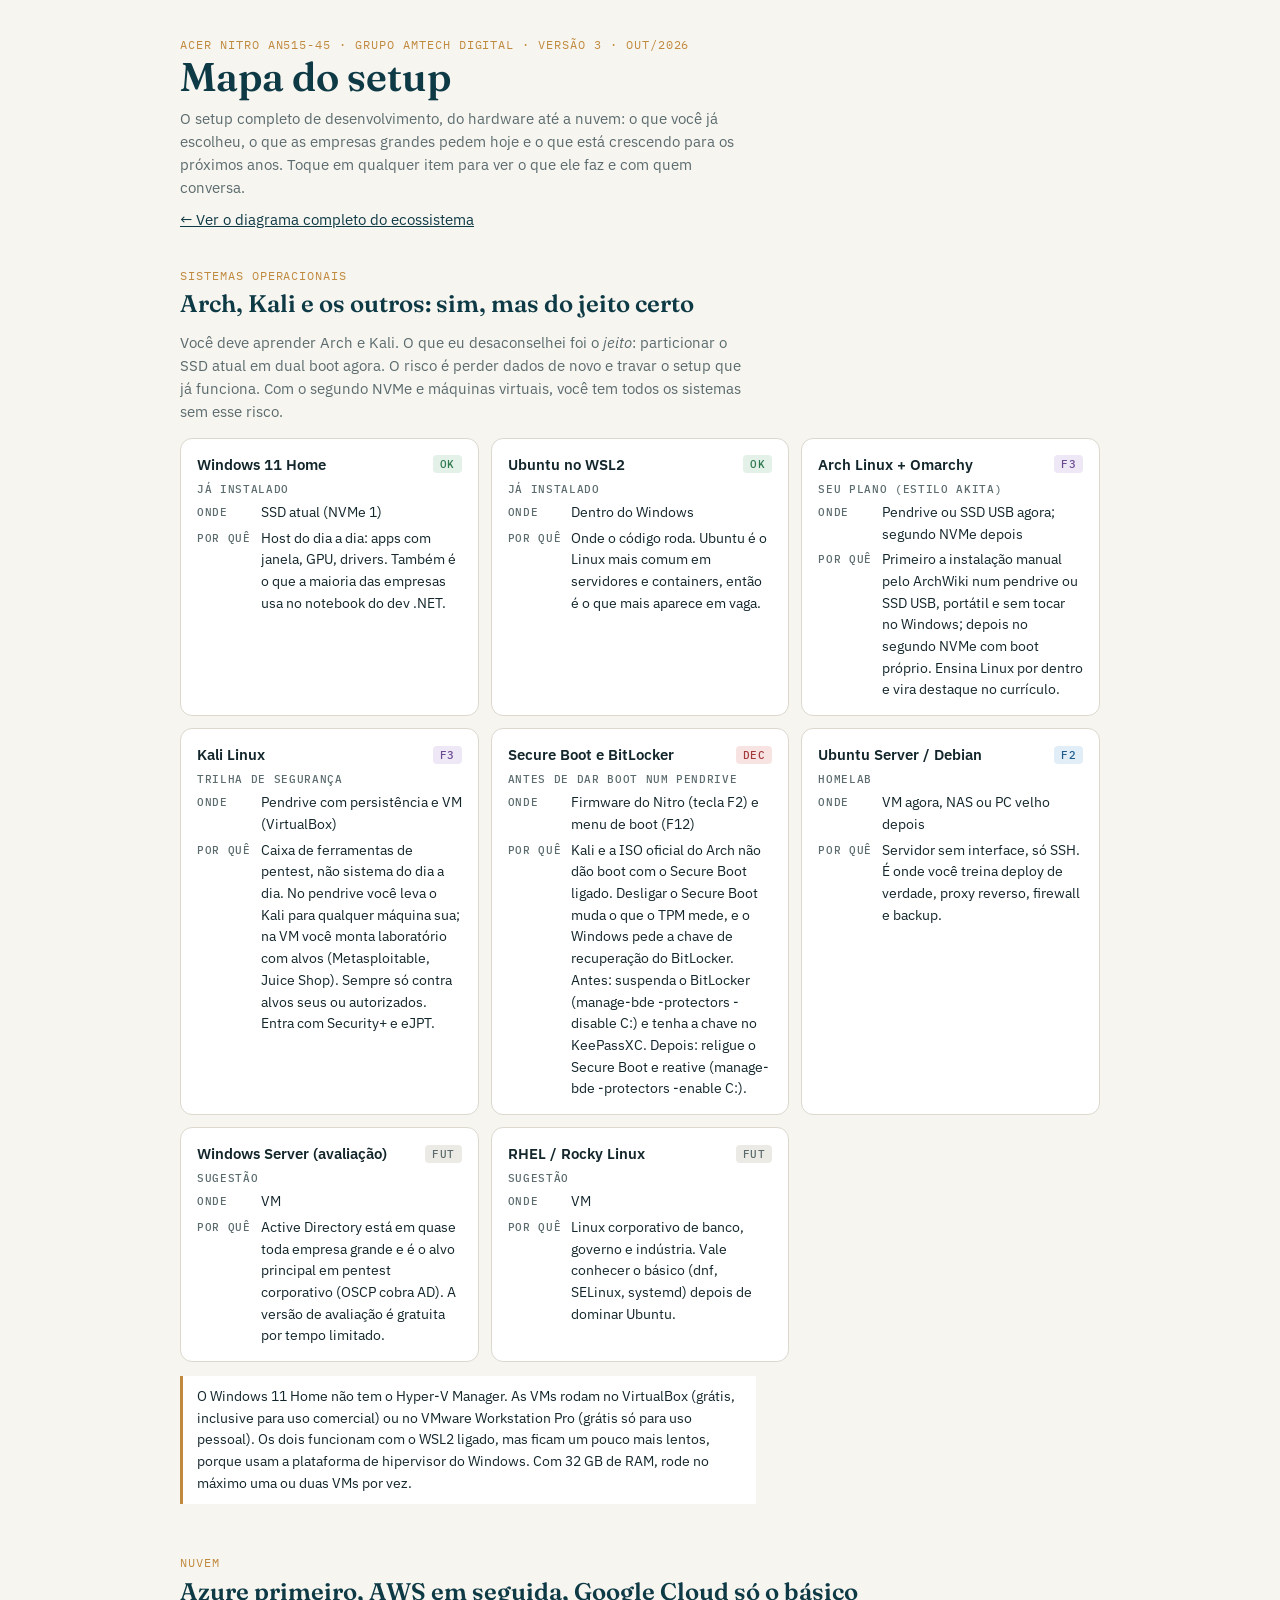
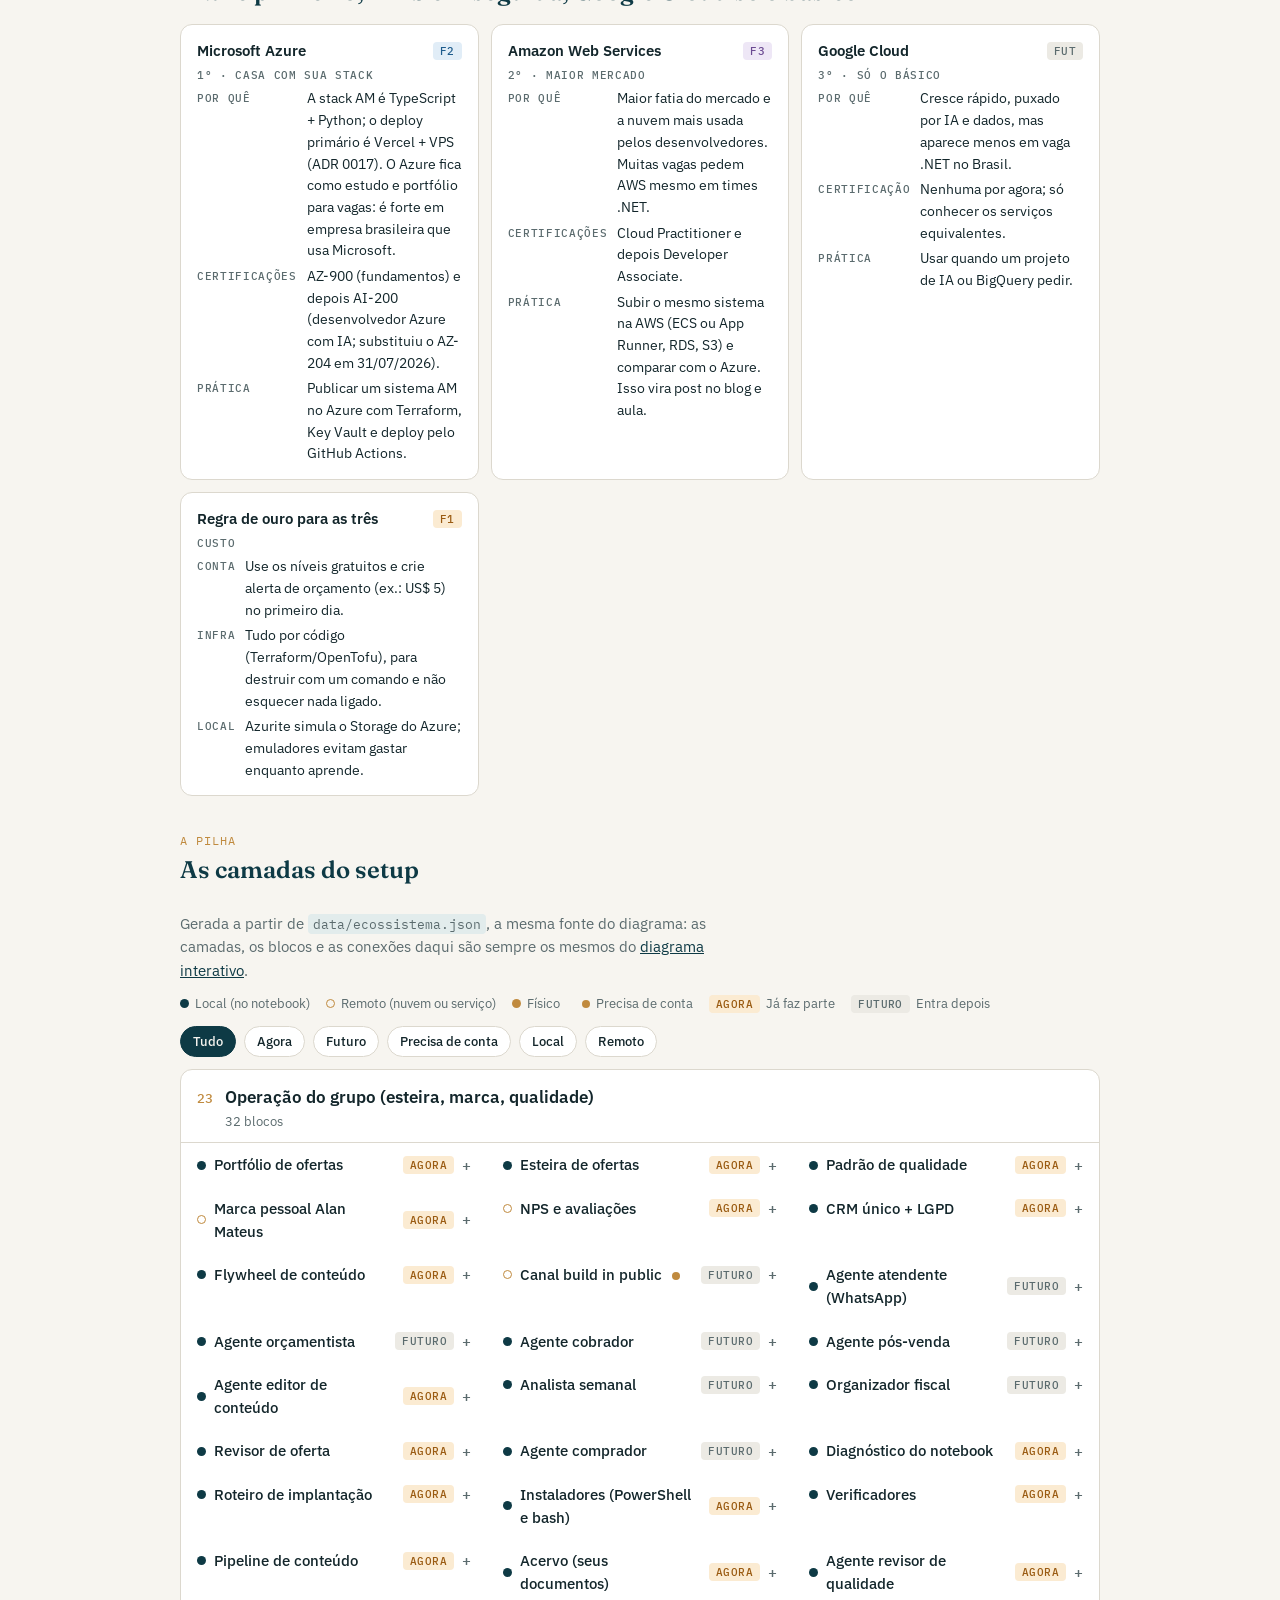
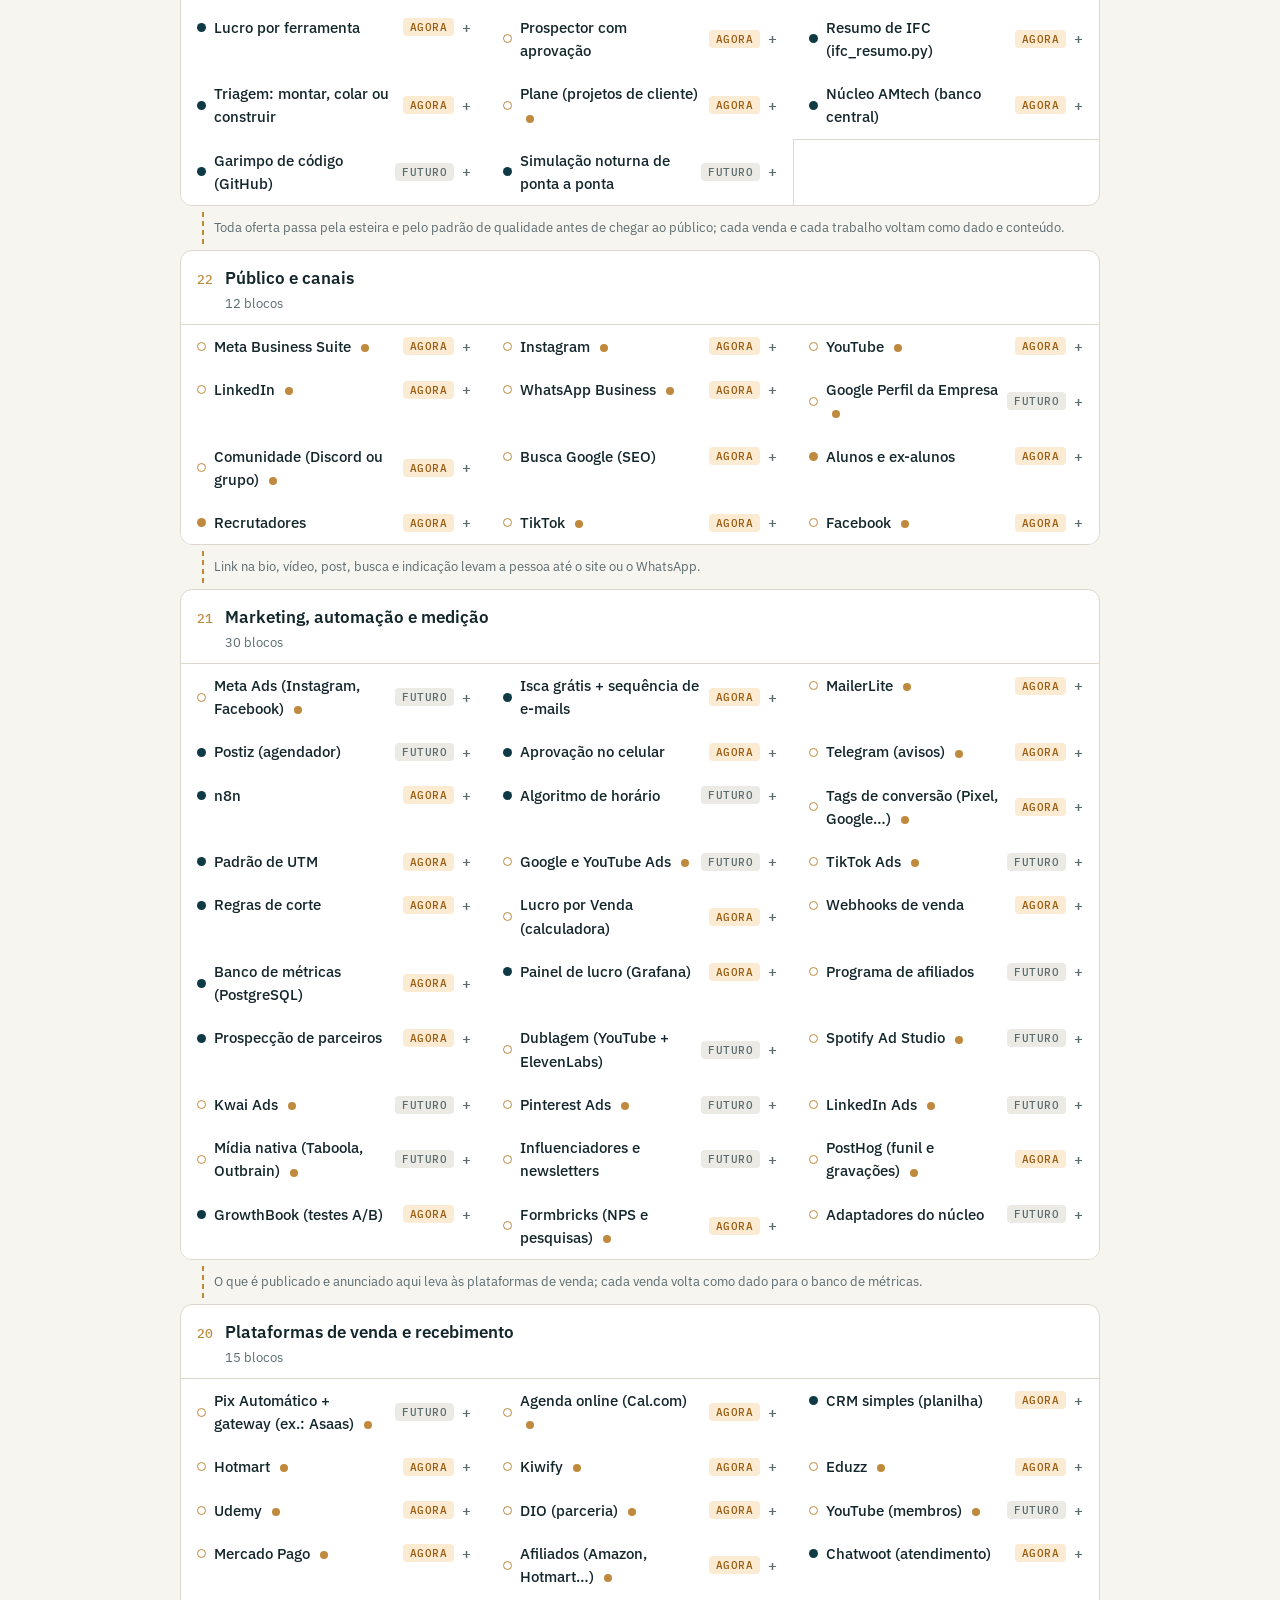
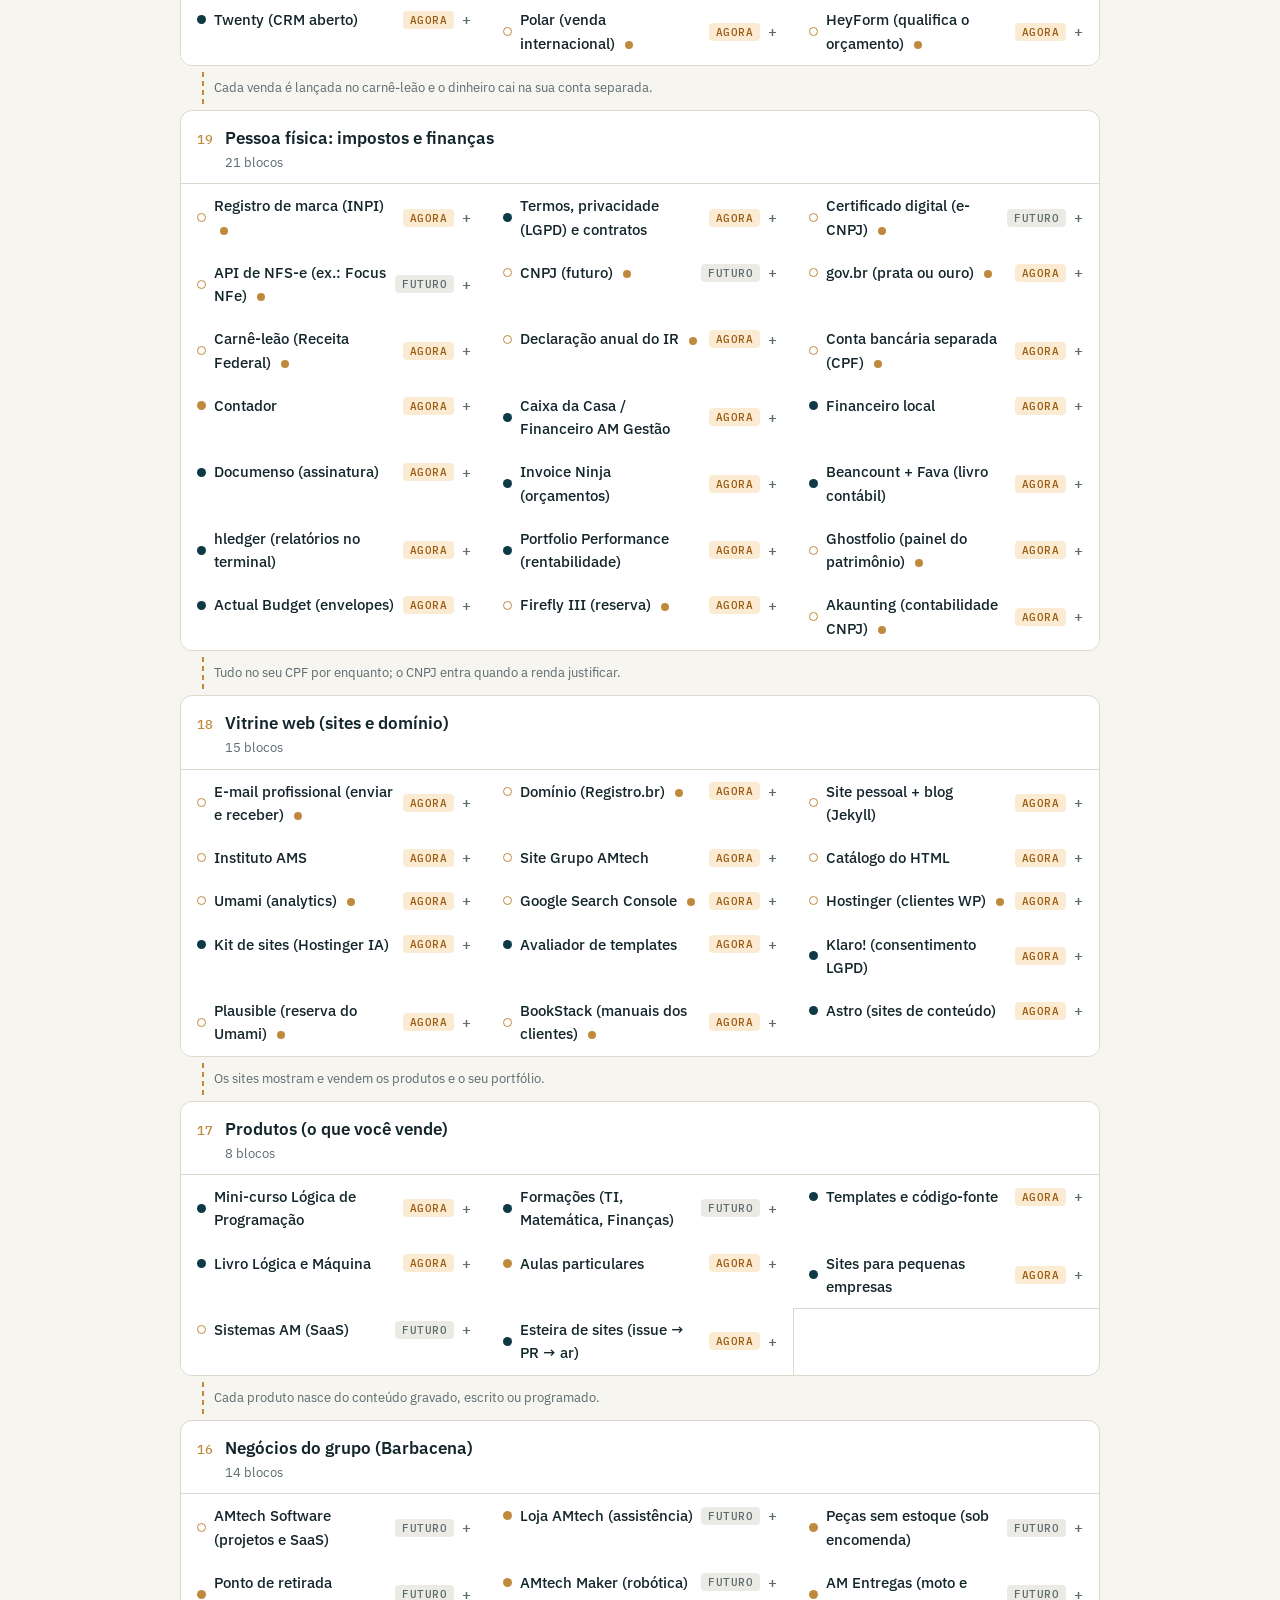
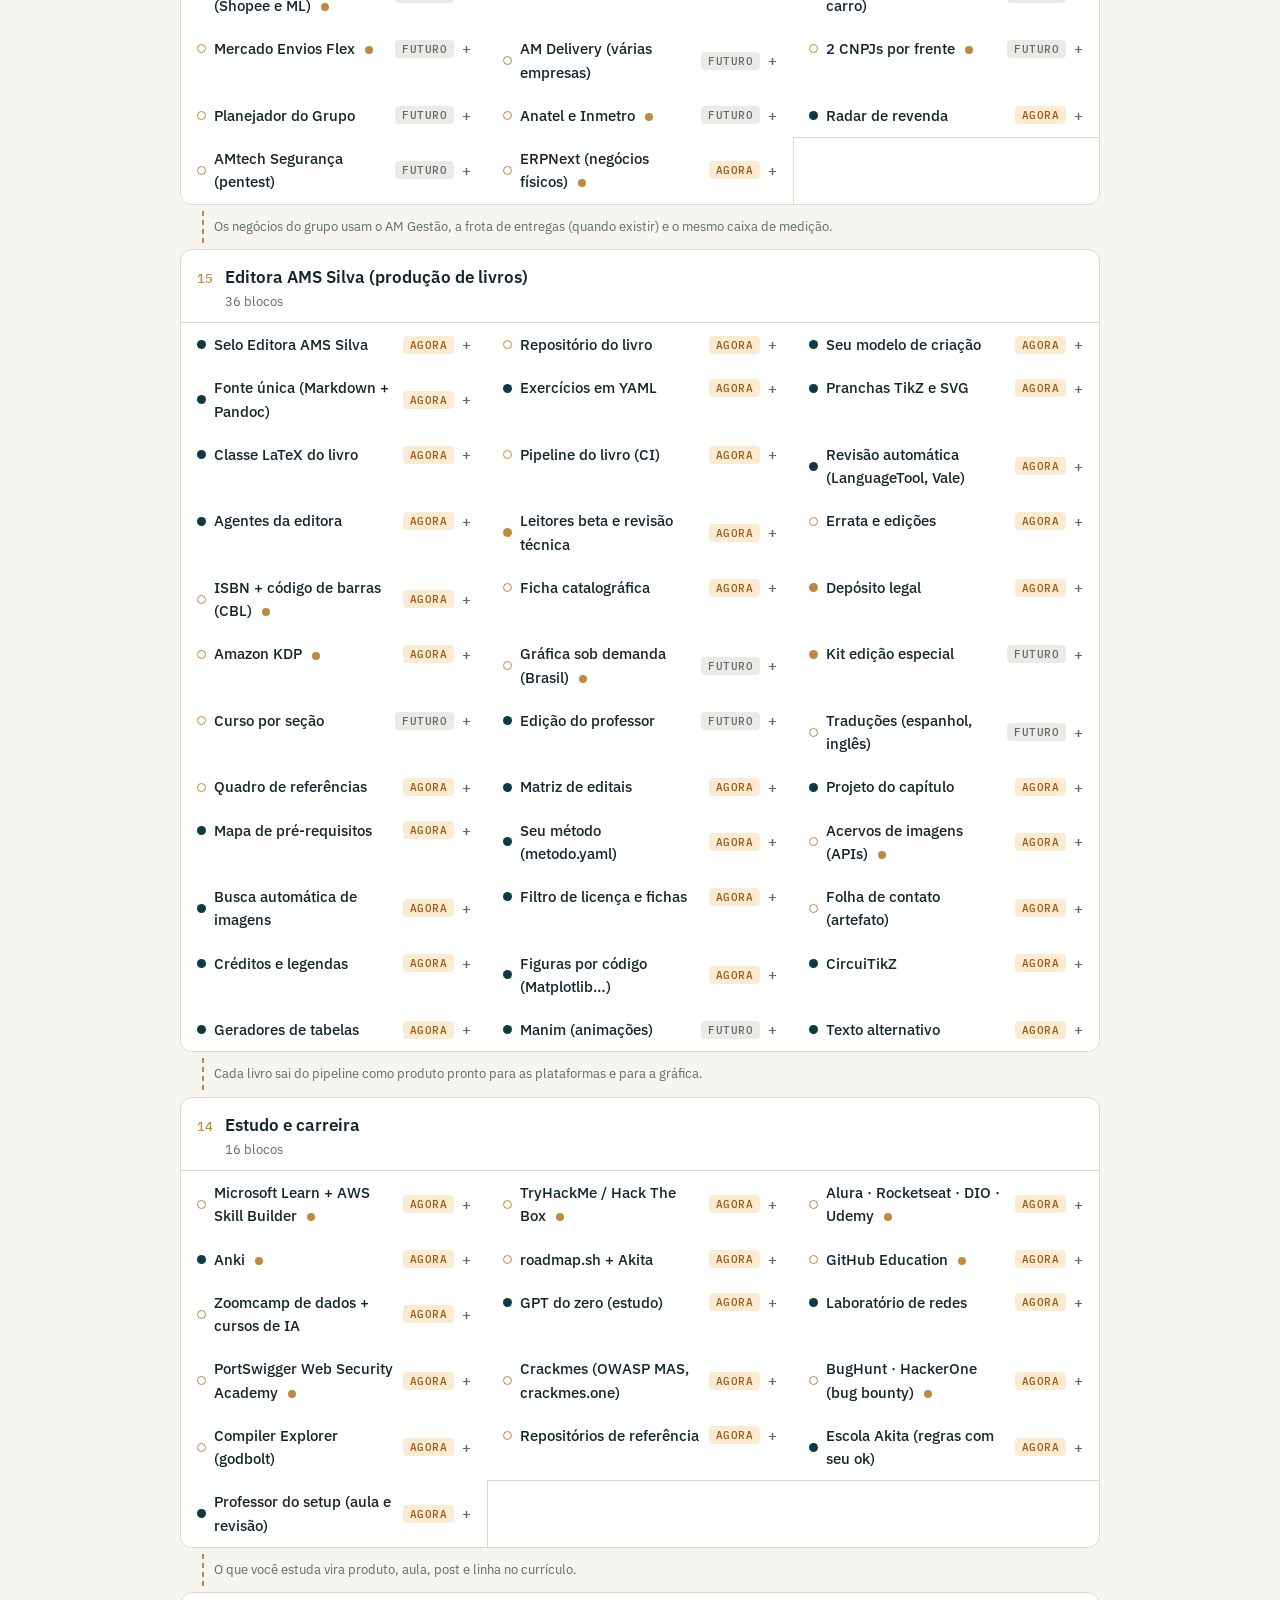
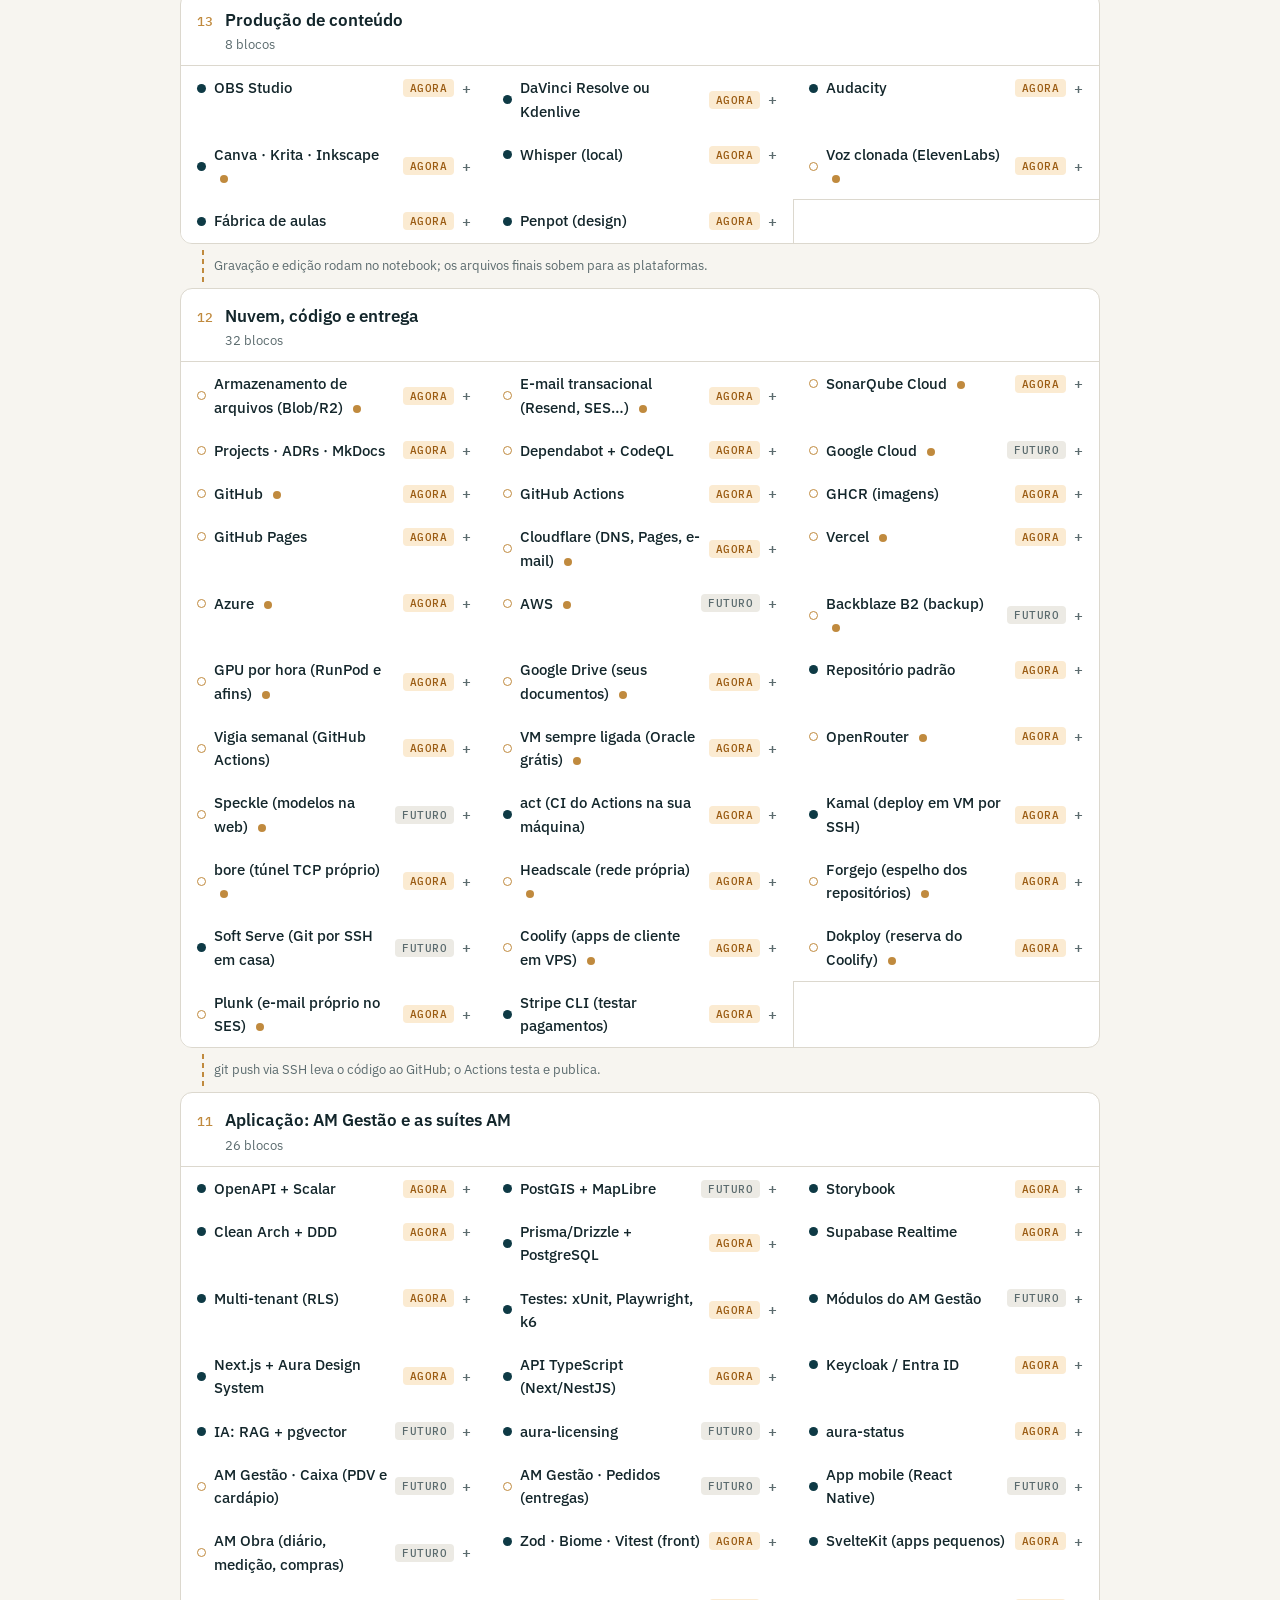
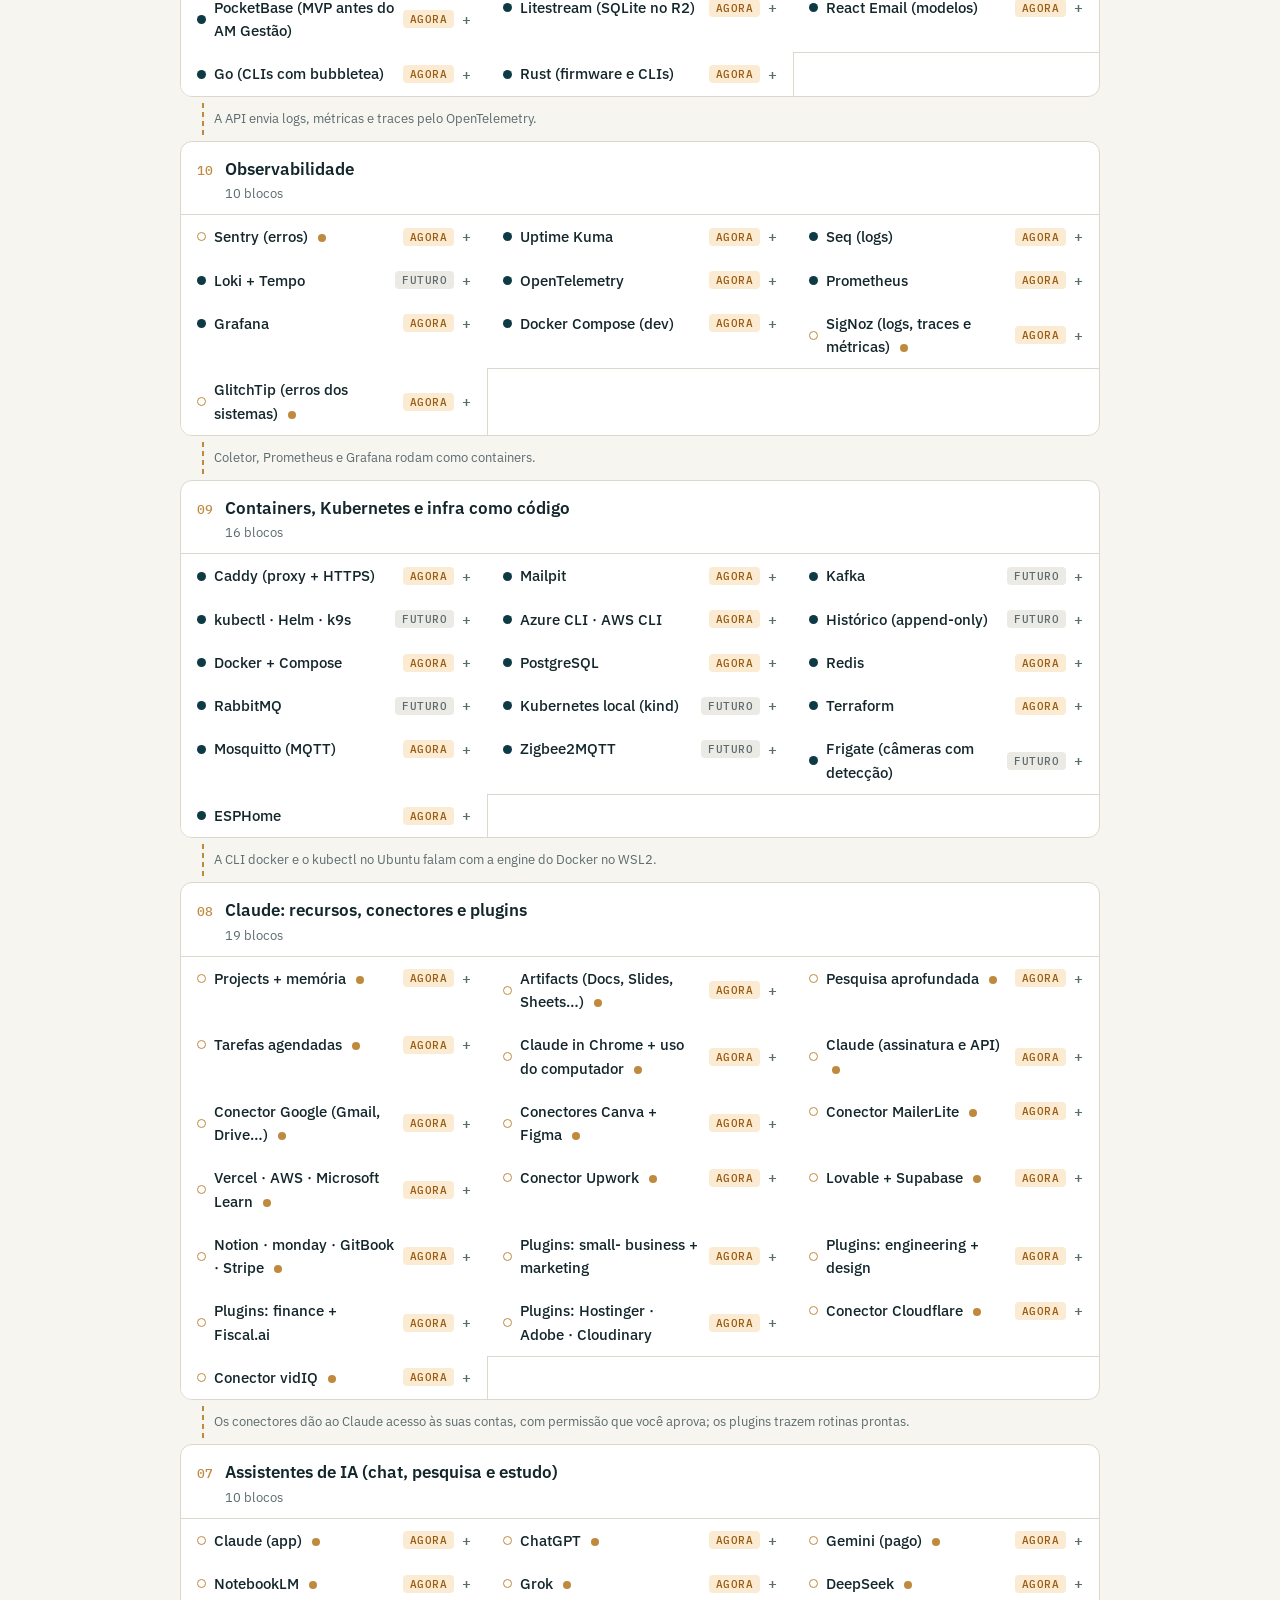
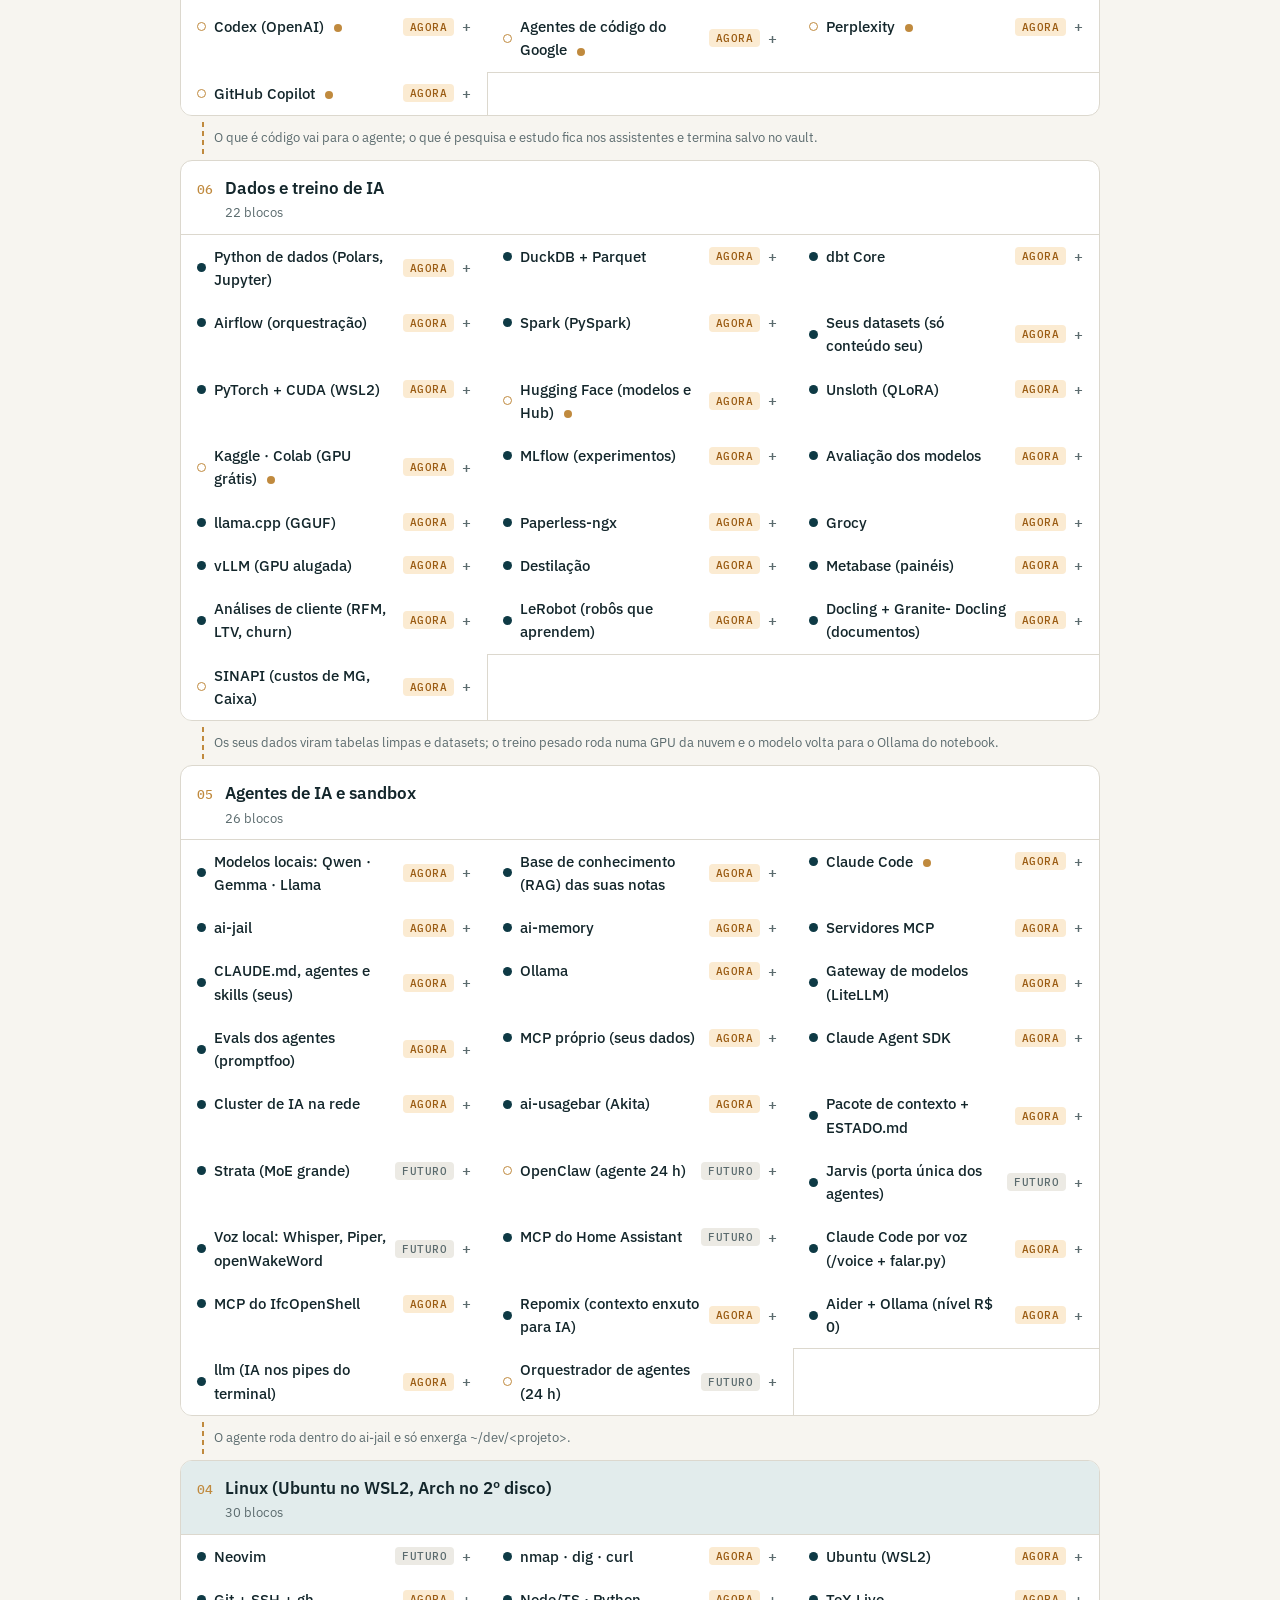
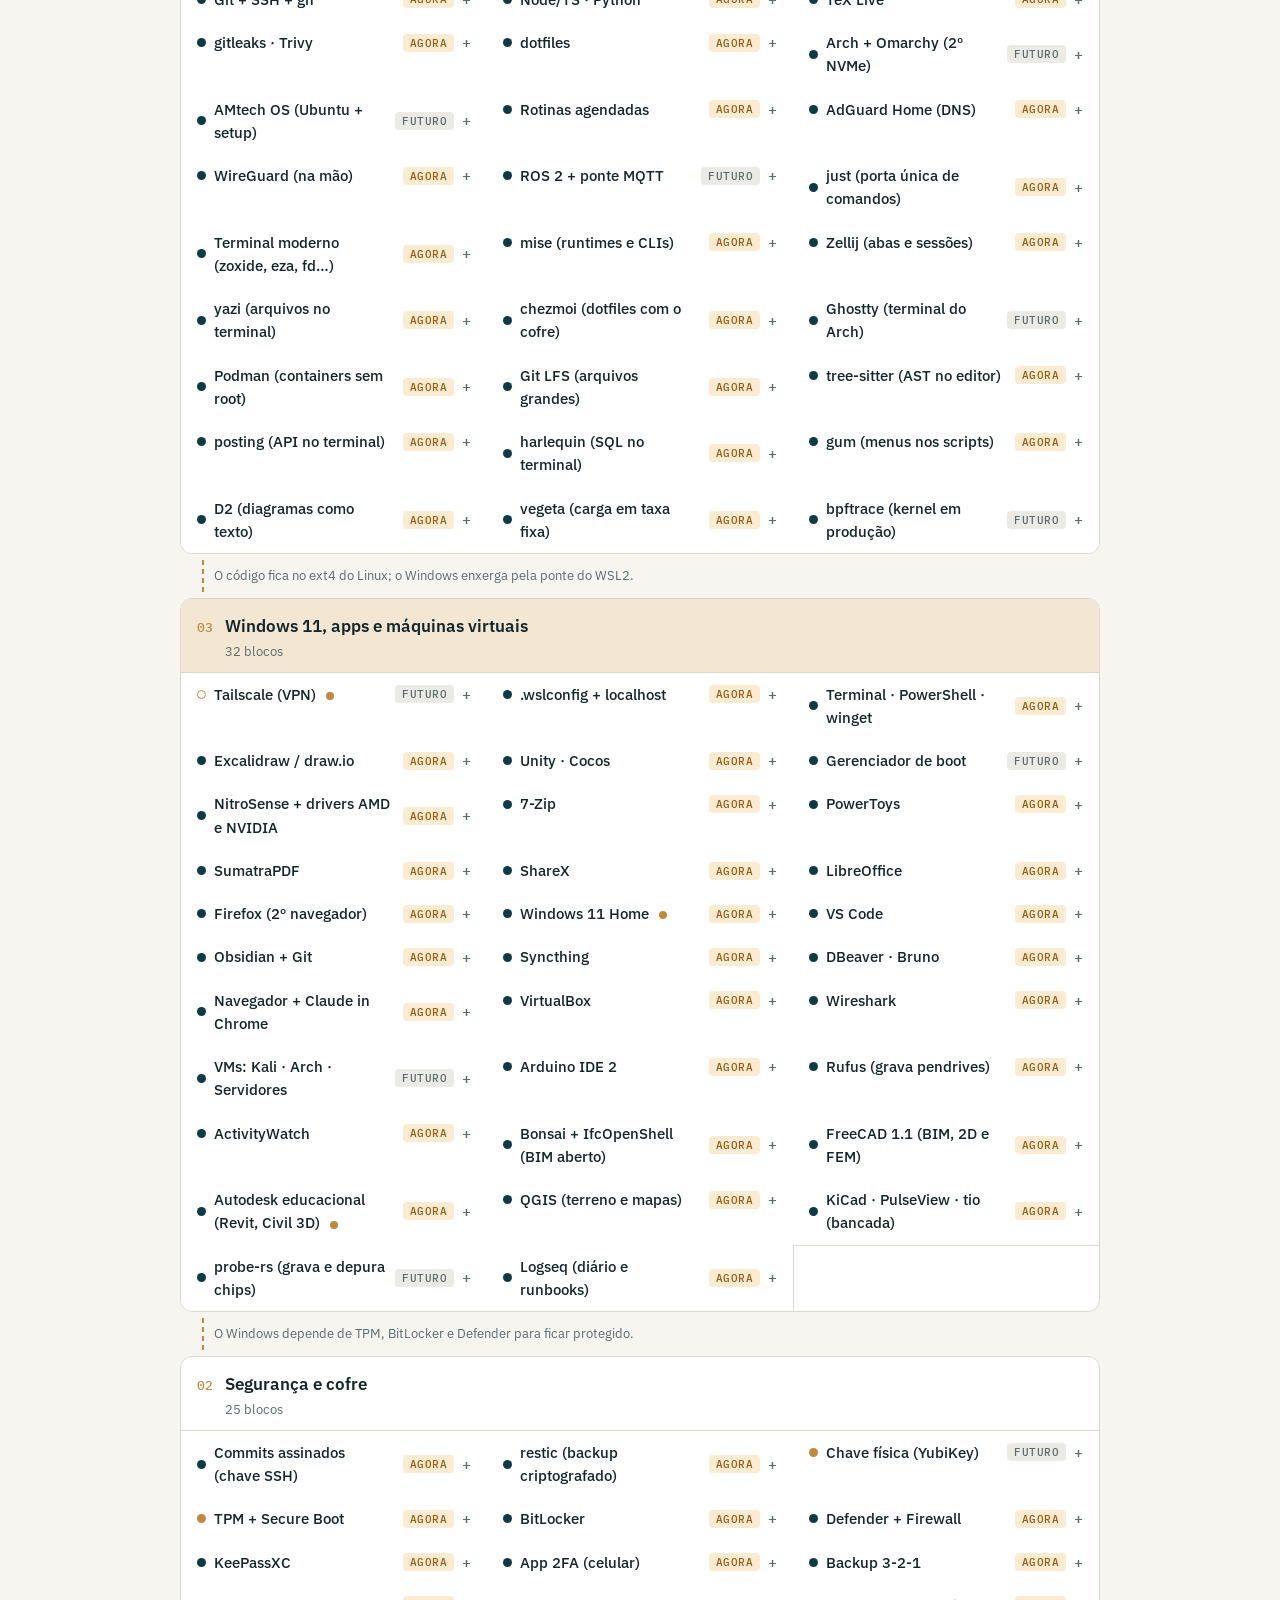
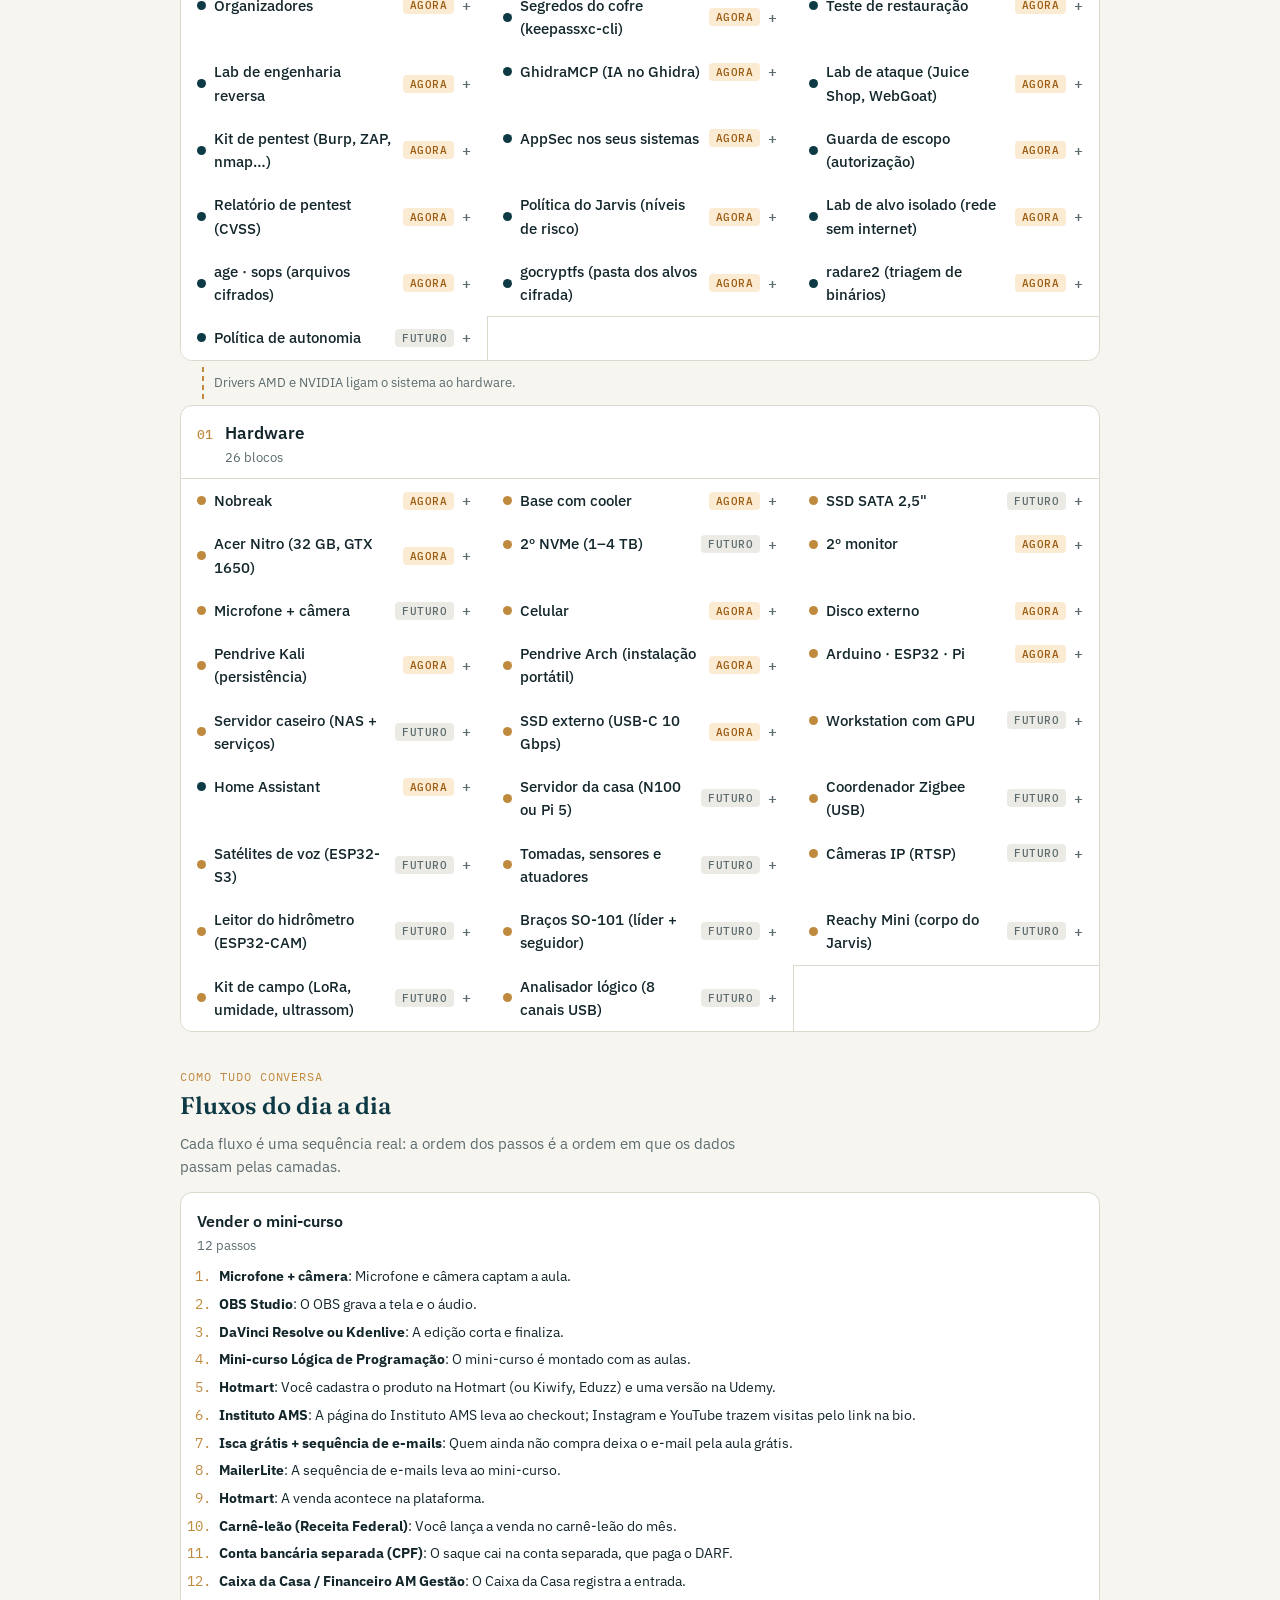
<file: docs/mapa.html>
<!doctype html>
<html lang="pt-BR">
<head>
<!-- Arquivo GERADO por tools/gerar_docs.py a partir de tools/mapa.template.html e data/. Edite o template ou os dados. -->
<meta charset="utf-8">
<meta name="viewport" content="width=device-width, initial-scale=1, viewport-fit=cover">
<title>Mapa do Setup AMtech</title>
<meta name="claude:viewport-fit-sides" content="cover">
<link rel="preconnect" href="https://fonts.googleapis.com">
<link rel="stylesheet" href="https://fonts.googleapis.com/css2?family=IBM+Plex+Sans:wght@400;500;600&family=IBM+Plex+Mono:wght@400;500&family=Fraunces:opsz,wght@9..144,500;9..144,600&display=swap">
<style>
/* Layout: abertura com a decisão sobre SOs e nuvem, depois a pilha de camadas (topo = operação e público, base = hardware), gerada dos mesmos dados do diagrama, com pontes, fluxos, mercado, ordem de estudo e cortes. Paleta do Aura Design System. */
:root{
  --bg:#F7F5F0; --surface:#FFFFFF; --ink:#13262B; --muted:#5B6B6E; --line:#DCD8CE;
  --aura:#0E3A45; --gold:#C08A3E; --gold-soft:#F3E7D3; --aura-soft:#E2ECEC;
  --ok:#2F7A4F; --ok-bg:#E3F1E8; --f1:#9A5B12; --f1-bg:#FBEBD2; --f2:#1E5C8C; --f2-bg:#E1EDF7;
  --f3:#6B4A92; --f3-bg:#EEE7F6; --fut:#5B6B6E; --fut-bg:#ECEAE4; --cut:#A33A3A; --cut-bg:#F8E3E3;
  --bar:#0E3A45; --bar2:#C08A3E;
  --display:"Fraunces",Georgia,serif; --sans:"IBM Plex Sans",system-ui,sans-serif; --mono:"IBM Plex Mono",ui-monospace,monospace;
}
@media (prefers-color-scheme:dark){:root:not([data-theme="light"]){
  --bg:#0B1A1E; --surface:#112429; --ink:#E9EEEC; --muted:#9AAEB0; --line:#24414A;
  --aura:#7FC4C9; --gold:#D9A85E; --gold-soft:#3A2D18; --aura-soft:#163238;
  --ok:#7CCB9A; --ok-bg:#16301F; --f1:#E8B46A; --f1-bg:#3A2A12; --f2:#86B9E6; --f2-bg:#152A3D;
  --f3:#C3A6E6; --f3-bg:#2A2038; --fut:#A9B6B7; --fut-bg:#1E2E32; --cut:#EE9A9A; --cut-bg:#3A1C1C;
  --bar:#7FC4C9; --bar2:#D9A85E; color-scheme:dark}}
:root[data-theme="dark"]{
  --bg:#0B1A1E; --surface:#112429; --ink:#E9EEEC; --muted:#9AAEB0; --line:#24414A;
  --aura:#7FC4C9; --gold:#D9A85E; --gold-soft:#3A2D18; --aura-soft:#163238;
  --ok:#7CCB9A; --ok-bg:#16301F; --f1:#E8B46A; --f1-bg:#3A2A12; --f2:#86B9E6; --f2-bg:#152A3D;
  --f3:#C3A6E6; --f3-bg:#2A2038; --fut:#A9B6B7; --fut-bg:#1E2E32; --cut:#EE9A9A; --cut-bg:#3A1C1C;
  --bar:#7FC4C9; --bar2:#D9A85E; color-scheme:dark}
*{box-sizing:border-box}
body{background:var(--bg);color:var(--ink);font-family:var(--sans);font-size:15px;line-height:1.55;
  padding-left:max(16px,env(safe-area-inset-left,0px));padding-right:max(16px,env(safe-area-inset-right,0px));padding-block:28px 64px}
.wrap{max-width:920px;margin:0 auto;display:flex;flex-direction:column;gap:36px}
h1{font-family:var(--display);font-weight:600;font-size:clamp(28px,6vw,40px);line-height:1.1;margin:0;text-wrap:balance;color:var(--aura)}
h2{font-family:var(--display);font-weight:600;font-size:24px;margin:0 0 4px;text-wrap:balance;color:var(--aura)}
h3{text-wrap:balance}
.lede{color:var(--muted);max-width:64ch;margin:8px 0 0}
.eyebrow{font-family:var(--mono);font-size:12px;letter-spacing:.08em;text-transform:uppercase;color:var(--gold)}
.legend{display:flex;flex-wrap:wrap;gap:8px 16px;font-size:13px;color:var(--muted)}
.legend span{display:inline-flex;align-items:center;gap:6px}
.filters{display:flex;flex-wrap:wrap;gap:8px}
.filters button{font:500 13px var(--sans);padding:6px 12px;border-radius:999px;border:1px solid var(--line);background:var(--surface);color:var(--ink);cursor:pointer}
.filters button[aria-pressed="true"]{background:var(--aura);border-color:var(--aura);color:var(--bg)}
.filters button:focus-visible,summary:focus-visible{outline:2px solid var(--gold);outline-offset:2px}
.badge{font:500 11px var(--mono);letter-spacing:.04em;padding:2px 7px;border-radius:4px;white-space:nowrap;font-style:normal}
.ok{color:var(--ok);background:var(--ok-bg)} .f1{color:var(--f1);background:var(--f1-bg)} .f2{color:var(--f2);background:var(--f2-bg)}
.f3{color:var(--f3);background:var(--f3-bg)} .fut{color:var(--fut);background:var(--fut-bg)} .dec{color:var(--cut);background:var(--cut-bg)}
.src{width:9px;height:9px;border-radius:50%;flex:none;display:inline-block}
.src.plano,.src.local{background:var(--aura)} .src.sug,.src.remoto{border:1.5px solid var(--gold);background:transparent} .src.criar,.src.fisico{background:var(--gold)}
.key{width:8px;height:8px;border-radius:50%;background:var(--gold);display:inline-block;margin-left:6px;vertical-align:middle}
.body .lab{color:var(--muted)}
.stack{display:flex;flex-direction:column}
.layer{background:var(--surface);border:1px solid var(--line);border-radius:12px;overflow:hidden}
.layer header{display:flex;gap:12px;align-items:baseline;padding:14px 16px 10px;border-bottom:1px solid var(--line)}
.layer .num{font:500 13px var(--mono);color:var(--gold);flex:none}
.layer h3{margin:0;font-size:17px;font-weight:600}
.layer .role{margin:2px 0 0;font-size:13px;color:var(--muted)}
.layer.win header{background:var(--gold-soft)} .layer.lin header{background:var(--aura-soft)}
.items{display:grid;grid-template-columns:repeat(auto-fill,minmax(260px,1fr))}
details.it{background:var(--surface);min-width:0;box-shadow:1px 1px 0 var(--line)}
summary{list-style:none;cursor:pointer;display:flex;align-items:center;gap:8px;padding:10px 16px}
summary::-webkit-details-marker{display:none}
summary .n{font-weight:500;flex:1;min-width:0}
summary::after{content:"+";font:500 15px var(--mono);color:var(--muted)}
details[open] summary::after{content:"–"}
.body{padding:0 16px 14px 33px;font-size:14px;display:flex;flex-direction:column;gap:6px}
.body b{font:500 11px var(--mono);letter-spacing:.06em;text-transform:uppercase;color:var(--muted);display:block}
.bridge{display:flex;gap:10px;align-items:stretch;padding:6px 0 6px 22px}
.bridge .rail{width:2px;background:repeating-linear-gradient(var(--gold) 0 5px,transparent 5px 9px);flex:none}
.bridge p{margin:6px 0;font-size:13px;color:var(--muted)}
.bridge p strong{color:var(--ink);font-weight:500}
.flows{display:flex;flex-direction:column;gap:14px}
.flow{background:var(--surface);border:1px solid var(--line);border-radius:12px;padding:16px}
.flow h3{margin:0 0 2px;font-size:16px;font-weight:600}
.flow .when{font-size:13px;color:var(--muted);margin:0 0 10px}
.flow ol{margin:0;padding-left:22px;display:flex;flex-direction:column;gap:6px;font-size:14px}
.flow li::marker{font-family:var(--mono);color:var(--gold)}
code{font-family:var(--mono);font-size:.88em;background:var(--aura-soft);padding:1px 5px;border-radius:4px;overflow-wrap:anywhere}
.grid{display:grid;grid-template-columns:repeat(auto-fill,minmax(270px,1fr));gap:12px}
.card{background:var(--surface);border:1px solid var(--line);border-radius:12px;padding:14px 16px;display:flex;flex-direction:column;gap:6px;min-width:0}
.card .top{display:flex;gap:8px;align-items:center;flex-wrap:wrap}
.card h4{margin:0;font-size:15px;font-weight:600;min-width:0}
.card .top h4{flex:1}
.card p{margin:0;font-size:14px}
.card .kind{font:500 11px var(--mono);color:var(--muted);text-transform:uppercase;letter-spacing:.06em}
.card dl{margin:0;display:grid;grid-template-columns:auto 1fr;gap:4px 10px;font-size:14px}
.card dt{font:500 11px var(--mono);color:var(--muted);text-transform:uppercase;letter-spacing:.06em;padding-top:3px}
.card dd{margin:0;min-width:0}
.note{border-left:3px solid var(--gold);padding:10px 14px;background:var(--surface);font-size:14px;max-width:72ch;border-radius:0}
.cut{display:grid;grid-template-columns:minmax(0,max-content) minmax(0,1fr);gap:8px 16px;font-size:14px;margin:0}
.cut dt{font-weight:500}
.cut dd{margin:0;color:var(--muted)}
@media(max-width:520px){.cut{grid-template-columns:1fr;gap:0}.cut dd{margin-bottom:8px}}
.empty{padding:12px 16px;font-size:13px;color:var(--muted)}
.charts{display:grid;grid-template-columns:repeat(auto-fit,minmax(280px,1fr));gap:12px}
.chart{background:var(--surface);border:1px solid var(--line);border-radius:12px;padding:16px;display:flex;flex-direction:column;gap:10px;min-width:0}
.chart h3{margin:0;font-size:15px;font-weight:600}
.chart .srcline{font-size:12px;color:var(--muted);margin:0}
.bar{display:grid;grid-template-columns:110px 1fr 46px;gap:8px;align-items:center;font-size:13px}
.bar .track{height:12px;background:var(--aura-soft);border-radius:3px;overflow:hidden}
.bar .fill{height:100%;background:var(--bar);border-radius:3px}
.bar .v{font-family:var(--mono);font-variant-numeric:tabular-nums;text-align:right}
.road{display:flex;flex-direction:column;gap:0;counter-reset:r}
.step{display:grid;grid-template-columns:48px 1fr;gap:12px;padding:14px 0;border-top:1px solid var(--line)}
.step:first-child{border-top:0}
.step .k{font:500 22px var(--display);color:var(--gold);line-height:1}
.step h3{margin:0;font-size:16px;font-weight:600}
.step .when{font:500 12px var(--mono);color:var(--muted);margin:2px 0 6px}
.step p{margin:0;font-size:14px;max-width:68ch}
</style>

</head>
<body>
<div class="wrap">
  <header>
    <div class="eyebrow">Acer Nitro AN515-45 · Grupo AMtech Digital · versão 3 · out/2026</div>
    <h1>Mapa do setup</h1>
    <p class="lede">O setup completo de desenvolvimento, do hardware até a nuvem: o que você já escolheu, o que as empresas grandes pedem hoje e o que está crescendo para os próximos anos. Toque em qualquer item para ver o que ele faz e com quem conversa.</p>
    <p class="lede"><a href="index.html" style="color:var(--aura)">← Ver o diagrama completo do ecossistema</a></p>
  </header>

  <section>
    <div class="eyebrow">Sistemas operacionais</div>
    <h2>Arch, Kali e os outros: sim, mas do jeito certo</h2>
    <p class="lede">Você deve aprender Arch e Kali. O que eu desaconselhei foi o <em>jeito</em>: particionar o SSD atual em dual boot agora. O risco é perder dados de novo e travar o setup que já funciona. Com o segundo NVMe e máquinas virtuais, você tem todos os sistemas sem esse risco.</p>
    <div class="grid" style="margin-top:14px" id="os"></div>
    <p class="note" style="margin-top:14px">O Windows 11 Home não tem o Hyper-V Manager. As VMs rodam no VirtualBox (grátis, inclusive para uso comercial) ou no VMware Workstation Pro (grátis só para uso pessoal). Os dois funcionam com o WSL2 ligado, mas ficam um pouco mais lentos, porque usam a plataforma de hipervisor do Windows. Com 32 GB de RAM, rode no máximo uma ou duas VMs por vez.</p>
  </section>

  <section>
    <div class="eyebrow">Nuvem</div>
    <h2>Azure primeiro, AWS em seguida, Google Cloud só o básico</h2>
    <div class="grid" style="margin-top:14px" id="cloud"></div>
  </section>

  <section style="display:flex;flex-direction:column;gap:12px" aria-label="Legenda e filtros">
    <div>
      <div class="eyebrow">A pilha</div>
      <h2>As camadas do setup</h2>
    </div>
    <p class="lede">Gerada a partir de <code>data/ecossistema.json</code>, a mesma fonte do diagrama: as camadas, os blocos e as conexões daqui são sempre os mesmos do <a href="index.html" style="color:var(--aura)">diagrama interativo</a>.</p>
    <div class="legend">
      <span><i class="src local"></i>Local (no notebook)</span>
      <span><i class="src remoto"></i>Remoto (nuvem ou serviço)</span>
      <span><i class="src fisico"></i>Físico</span>
      <span><i class="key"></i>Precisa de conta</span>
      <span><i class="badge f1">AGORA</i>Já faz parte</span>
      <span><i class="badge fut">FUTURO</i>Entra depois</span>
    </div>
    <div class="filters" role="group" aria-label="Filtrar blocos">
      <button id="fl-all" data-f="all" aria-pressed="true">Tudo</button>
      <button id="fl-now" data-f="now" aria-pressed="false">Agora</button>
      <button id="fl-fut" data-f="fut" aria-pressed="false">Futuro</button>
      <button id="fl-conta" data-f="conta" aria-pressed="false">Precisa de conta</button>
      <button id="fl-local" data-f="local" aria-pressed="false">Local</button>
      <button id="fl-remoto" data-f="remoto" aria-pressed="false">Remoto</button>
    </div>
    <div class="stack" id="stack"></div>
  </section>

  <section>
    <div class="eyebrow">Como tudo conversa</div>
    <h2>Fluxos do dia a dia</h2>
    <p class="lede" style="margin-bottom:14px">Cada fluxo é uma sequência real: a ordem dos passos é a ordem em que os dados passam pelas camadas.</p>
    <div class="flows" id="flows"></div>
  </section>

  <section>
    <div class="eyebrow">Mercado</div>
    <h2>O que está sendo usado e pedido</h2>
    <p class="lede" style="margin-bottom:14px">Dados recentes que justificam as escolhas acima. Docker e nuvem já são básico; Kubernetes e Terraform separam pleno de júnior; IA aplicada é o que mais cresce.</p>
    <div class="charts">
      <div class="chart">
        <h3>Fatia do mercado de nuvem (receita)</h3>
        <div id="ch1"></div>
        <p class="srcline" id="src1"></p>
      </div>
      <div class="chart">
        <h3>Uso entre desenvolvedores</h3>
        <div id="ch2"></div>
        <p class="srcline" id="src2"></p>
      </div>
    </div>
    <div class="grid" style="margin-top:12px" id="trends"></div>
  </section>

  <section>
    <div class="eyebrow">Ordem de estudo</div>
    <h2>Do presente para o futuro, sem abrir tudo de uma vez</h2>
    <p class="note">Sua aposta de 12 meses é vaga de dev mais renda própria. A ordem abaixo coloca primeiro o que aparece em quase toda vaga .NET e deixa para depois o que só pesa em vagas mais avançadas. Cada etapa termina com algo publicado no GitHub, que é o que o recrutador vê.</p>
    <div class="road" id="road" style="margin-top:8px"></div>
  </section>

  <section>
    <div class="eyebrow">Peças autorais</div>
    <h2>Agentes, skills, hooks e ferramentas que você vai criar</h2>
    <div class="grid" style="margin-top:14px" id="make"></div>
  </section>

  <section>
    <div class="eyebrow">Decisões</div>
    <h2>Decisões: o que entra de outro jeito e o que fica de fora</h2>
    <p class="lede" style="margin-bottom:6px">Nada do planejamento foi retirado. Os quatro primeiros entram por outro caminho, com passo e data no roteiro; os outros são decisões suas ou de segurança, e voltam se você mudar de ideia.</p>
    <dl class="cut" style="margin-top:10px" id="cut"></dl>
  </section>
</div>

<script>
const DATA={"eco":{"camadas":[{"id":"oper","titulo":"Operação do grupo (esteira, marca, qualidade)","ponte":"Toda oferta passa pela esteira e pelo padrão de qualidade antes de chegar ao público; cada venda e cada trabalho voltam como dado e conteúdo."},{"id":"pub","titulo":"Público e canais","ponte":"Link na bio, vídeo, post, busca e indicação levam a pessoa até o site ou o WhatsApp."},{"id":"mkt","titulo":"Marketing, automação e medição","ponte":"O que é publicado e anunciado aqui leva às plataformas de venda; cada venda volta como dado para o banco de métricas."},{"id":"venda","titulo":"Plataformas de venda e recebimento","ponte":"Cada venda é lançada no carnê-leão e o dinheiro cai na sua conta separada."},{"id":"emp","titulo":"Pessoa física: impostos e finanças","ponte":"Tudo no seu CPF por enquanto; o CNPJ entra quando a renda justificar."},{"id":"web","titulo":"Vitrine web (sites e domínio)","ponte":"Os sites mostram e vendem os produtos e o seu portfólio."},{"id":"prod","titulo":"Produtos (o que você vende)","ponte":"Cada produto nasce do conteúdo gravado, escrito ou programado."},{"id":"neg","titulo":"Negócios do grupo (Barbacena)","ponte":"Os negócios do grupo usam o AM Gestão, a frota de entregas (quando existir) e o mesmo caixa de medição."},{"id":"editora","titulo":"Editora AMS Silva (produção de livros)","ponte":"Cada livro sai do pipeline como produto pronto para as plataformas e para a gráfica."},{"id":"est","titulo":"Estudo e carreira","ponte":"O que você estuda vira produto, aula, post e linha no currículo."},{"id":"cont","titulo":"Produção de conteúdo","ponte":"Gravação e edição rodam no notebook; os arquivos finais sobem para as plataformas."},{"id":"nuvem","titulo":"Nuvem, código e entrega","ponte":"git push via SSH leva o código ao GitHub; o Actions testa e publica."},{"id":"app","titulo":"Aplicação: AM Gestão e as suítes AM","ponte":"A API envia logs, métricas e traces pelo OpenTelemetry."},{"id":"obs","titulo":"Observabilidade","ponte":"Coletor, Prometheus e Grafana rodam como containers."},{"id":"cnt","titulo":"Containers, Kubernetes e infra como código","ponte":"A CLI docker e o kubectl no Ubuntu falam com a engine do Docker no WSL2."},{"id":"clc","titulo":"Claude: recursos, conectores e plugins","ponte":"Os conectores dão ao Claude acesso às suas contas, com permissão que você aprova; os plugins trazem rotinas prontas."},{"id":"chat","titulo":"Assistentes de IA (chat, pesquisa e estudo)","ponte":"O que é código vai para o agente; o que é pesquisa e estudo fica nos assistentes e termina salvo no vault."},{"id":"dados","titulo":"Dados e treino de IA","ponte":"Os seus dados viram tabelas limpas e datasets; o treino pesado roda numa GPU da nuvem e o modelo volta para o Ollama do notebook."},{"id":"ia","titulo":"Agentes de IA e sandbox","ponte":"O agente roda dentro do ai-jail e só enxerga ~/dev/<projeto>."},{"id":"lin","titulo":"Linux (Ubuntu no WSL2, Arch no 2º disco)","ponte":"O código fica no ext4 do Linux; o Windows enxerga pela ponte do WSL2."},{"id":"win","titulo":"Windows 11, apps e máquinas virtuais","ponte":"O Windows depende de TPM, BitLocker e Defender para ficar protegido."},{"id":"seg","titulo":"Segurança e cofre","ponte":"Drivers AMD e NVIDIA ligam o sistema ao hardware."},{"id":"hw","titulo":"Hardware","ponte":""}],"blocos":[{"id":"mbs","camada":"pub","rotulo":"Meta Business Suite","tipo":"remoto","conta":true,"futuro":false,"descricao":"Agenda posts e reels do Instagram com antecedência e mostra as métricas. Grátis.","quando":"passo 37.5 · Semanas 6 e 7 · dez/2026"},{"id":"ig","camada":"pub","rotulo":"Instagram","tipo":"remoto","conta":true,"futuro":false,"descricao":"Canal principal de venda: posts, reels e link na bio para o Instituto AMS.","quando":"passo 37.1 · Semanas 6 e 7 · dez/2026; passo 41.9 · Semanas 12 a 15 · jan a fev/2027"},{"id":"yt","camada":"pub","rotulo":"YouTube","tipo":"remoto","conta":true,"futuro":false,"descricao":"Aulas e vídeos de vendas. Gera público para os cursos e para o livro.","quando":"passo 37.1 · Semanas 6 e 7 · dez/2026; passo 47.14 · Fev a dez/2027, uma oferta por vez (começa quando: a primeira venda do mini-curso aconteceu)"},{"id":"li","camada":"pub","rotulo":"LinkedIn","tipo":"remoto","conta":true,"futuro":false,"descricao":"Vitrine para a vaga de dev: projetos, posts técnicos e certificações.","quando":"passo 37.1 · Semanas 6 e 7 · dez/2026; passo 41.9 · Semanas 12 a 15 · jan a fev/2027"},{"id":"wa","camada":"pub","rotulo":"WhatsApp Business","tipo":"remoto","conta":true,"futuro":false,"descricao":"Atendimento de alunos particulares e clientes de sites.","quando":"passo 37.2 · Semanas 6 e 7 · dez/2026; passo 41.9 · Semanas 12 a 15 · jan a fev/2027"},{"id":"ogbp","camada":"pub","rotulo":"Google Perfil|da Empresa","tipo":"remoto","conta":true,"futuro":true,"descricao":"O canal local mais importante: loja, assistência e restaurantes. Post semanal, fotos, horários e resposta a avaliações em 24 h.","quando":"passo 47.9 · Fev a dez/2027, uma oferta por vez (começa quando: a primeira venda do mini-curso aconteceu); passo 58.3 · Fase A: 12 a 18 meses; B: mais 12 a 18 (sem restaurantes desde 20/11/2026) (começa quando: os 5 portões do planejador: negócio anterior se pagando há 3 meses, capital em caixa, alguém de confiança tocando, sistema AM rodando e a sua reserva intacta)"},{"id":"comu","camada":"pub","rotulo":"Comunidade|(Discord ou grupo)","tipo":"remoto","conta":true,"futuro":false,"descricao":"Alunos do curso juntos: tira-dúvidas, retenção e indicação.","quando":"passo 38.10 · Semanas 8 a 10 · dez/2026 a jan/2027; passo 47.15 · Fev a dez/2027, uma oferta por vez (começa quando: a primeira venda do mini-curso aconteceu)"},{"id":"seo","camada":"pub","rotulo":"Busca Google (SEO)","tipo":"remoto","conta":false,"futuro":false,"descricao":"Pessoas chegando ao blog e aos sites pelos artigos.","quando":"passo 37.12 · Semanas 6 e 7 · dez/2026"},{"id":"alunos","camada":"pub","rotulo":"Alunos e ex-alunos","tipo":"fisico","conta":false,"futuro":false,"descricao":"Seu público inicial: alunos do EMTI, ex-alunos e contatos.","quando":"passo 37.10 · Semanas 6 e 7 · dez/2026"},{"id":"recr","camada":"pub","rotulo":"Recrutadores","tipo":"fisico","conta":false,"futuro":false,"descricao":"Quem decide a vaga de dev. Olham GitHub, LinkedIn e o site.","quando":"passo 25.3 · Nov/2026 a out/2027, revisão no fim de cada trimestre; passo 25.4 · Nov/2026 a out/2027, revisão no fim de cada trimestre; passo 42.8 · Trimestre 2 do eixo (fev a abr/2027): o modelo nasce no esqueleto do AM Gestão (módulo o-ts-projeto do Professor: projeto TypeScript) e ganha testes e qualidade até o MVP"},{"id":"pixa","camada":"venda","rotulo":"Pix Automático +|gateway (ex.: Asaas)","tipo":"remoto","conta":true,"futuro":true,"descricao":"Cobrança recorrente dos sistemas AM por Pix, sem cartão. Lançado pelo Banco Central em 2025. Entra quando o primeiro SaaS tiver cliente.","quando":"passo 25.7 · Nov/2026 a out/2027, revisão no fim de cada trimestre; passo 46.9 · Recesso escolar de jan/2027 (14 dias seguidos, de dia; o restaurante segue à noite) (começa quando: o recesso começou e uma das 4 rendas de agora já passou no portão); passo 53.4 · Quando a renda pedir (começa quando: a renda passou do valor de virada definido com o contador)"},{"id":"agenda","camada":"venda","rotulo":"Agenda online|(Cal.com)","tipo":"remoto","conta":true,"futuro":false,"descricao":"Aluno particular escolhe horário sozinho e já paga. Open source, com plano grátis.","quando":"passo 24.8 · Nov/2026 a jan/2027 (no CPF); o CNPJ quando a renda de software passar do ponto de virada; passo 38.8 · Semanas 8 a 10 · dez/2026 a jan/2027; passo 46.4 · Recesso escolar de jan/2027 (14 dias seguidos, de dia; o restaurante segue à noite) (começa quando: o recesso começou e uma das 4 rendas de agora já passou no portão); passo 47.18 · Fev a dez/2027, uma oferta por vez (começa quando: a primeira venda do mini-curso aconteceu)"},{"id":"ads","camada":"mkt","rotulo":"Meta Ads|(Instagram, Facebook)","tipo":"remoto","conta":true,"futuro":true,"descricao":"Primeiro canal pago: anúncios da isca grátis e remarketing do mini-curso. Desde jan/2026 a fatura tem +12,15% de impostos sobre a mídia.","quando":"passo 48.1 · A partir de fev/2027 (começa quando: o mini-curso vendeu sem anúncio (por exemplo, 10 vendas) e o painel de lucro está no ar)"},{"id":"crm","camada":"venda","rotulo":"CRM simples|(planilha)","tipo":"local","conta":false,"futuro":false,"descricao":"Lista de alunos, clientes e propostas. Uma planilha resolve até dezenas de clientes.","quando":"passo 38.9 · Semanas 8 a 10 · dez/2026 a jan/2027"},{"id":"hotm","camada":"venda","rotulo":"Hotmart","tipo":"remoto","conta":true,"futuro":false,"descricao":"Checkout, área de membros e afiliados para cursos e PDFs. Aceita vender no CPF. Melhor quando você mesmo leva o público.","quando":"passo 38.5 · Semanas 8 a 10 · dez/2026 a jan/2027; passo 41.2 · Semanas 12 a 15 · jan a fev/2027; passo 41.5 · Semanas 12 a 15 · jan a fev/2027; passo 41.10 · Semanas 12 a 15 · jan a fev/2027; passo 47.3 · Fev a dez/2027, uma oferta por vez (começa quando: a primeira venda do mini-curso aconteceu); passo 47.4 · Fev a dez/2027, uma oferta por vez (começa quando: a primeira venda do mini-curso aconteceu)"},{"id":"kiwi","camada":"venda","rotulo":"Kiwify","tipo":"remoto","conta":true,"futuro":false,"descricao":"Mesma função da Hotmart, com painel mais simples. Aceita vender no CPF.","quando":"passo 38.5 · Semanas 8 a 10 · dez/2026 a jan/2027; passo 41.11 · Semanas 12 a 15 · jan a fev/2027"},{"id":"eduzz","camada":"venda","rotulo":"Eduzz","tipo":"remoto","conta":true,"futuro":false,"descricao":"Outra plataforma brasileira de infoprodutos, com programa de afiliados próprio.","quando":"passo 38.6 · Semanas 8 a 10 · dez/2026 a jan/2027; passo 41.11 · Semanas 12 a 15 · jan a fev/2027"},{"id":"udemy","camada":"venda","rotulo":"Udemy","tipo":"remoto","conta":true,"futuro":false,"descricao":"Marketplace mundial: ela traz alunos que você não alcançaria. Ganha bem menos por venda orgânica do que pelo seu cupom. Recebe por PayPal ou Payoneer e pede um formulário fiscal dos EUA.","quando":"passo 38.6 · Semanas 8 a 10 · dez/2026 a jan/2027; passo 41.11 · Semanas 12 a 15 · jan a fev/2027"},{"id":"dio","camada":"venda","rotulo":"DIO (parceria)","tipo":"remoto","conta":true,"futuro":false,"descricao":"Não é marketplace aberto como a Udemy. Os experts trabalham em parceria com a DIO; o caminho é publicar artigos e projetos lá e se candidatar ou ser convidado.","quando":"passo 38.6 · Semanas 8 a 10 · dez/2026 a jan/2027"},{"id":"ytm","camada":"venda","rotulo":"YouTube (membros)","tipo":"remoto","conta":true,"futuro":true,"descricao":"Assinatura mensal do canal, quando houver público.","quando":"passo 48.9 · A partir de fev/2027 (começa quando: o mini-curso vendeu sem anúncio (por exemplo, 10 vendas) e o painel de lucro está no ar)"},{"id":"mp","camada":"venda","rotulo":"Mercado Pago","tipo":"remoto","conta":true,"futuro":false,"descricao":"Pix e cartão para aulas particulares e serviços de sites.","quando":"passo 38.7 · Semanas 8 a 10 · dez/2026 a jan/2027; passo 47.18 · Fev a dez/2027, uma oferta por vez (começa quando: a primeira venda do mini-curso aconteceu)"},{"id":"afil","camada":"venda","rotulo":"Afiliados|(Amazon, Hotmart…)","tipo":"remoto","conta":true,"futuro":false,"descricao":"Links de produtos de terceiros no blog e nos vídeos.","quando":"passo 38.11 · Semanas 8 a 10 · dez/2026 a jan/2027; passo 47.1 · Fev a dez/2027, uma oferta por vez (começa quando: a primeira venda do mini-curso aconteceu)"},{"id":"inpi","camada":"emp","rotulo":"Registro de marca|(INPI)","tipo":"remoto","conta":true,"futuro":false,"descricao":"Proteger AMtech, Instituto AMS e os nomes AM antes de investir na marca. Pode ser pedido no seu CPF; confira no INPI o desconto disponível para pessoa física.","quando":"passo 24.2 · Nov/2026 a jan/2027 (no CPF); o CNPJ quando a renda de software passar do ponto de virada; passo 38.17 · Semanas 8 a 10 · dez/2026 a jan/2027; passo 41.1 · Semanas 12 a 15 · jan a fev/2027"},{"id":"legal","camada":"emp","rotulo":"Termos, privacidade|(LGPD) e contratos","tipo":"local","conta":false,"futuro":false,"descricao":"Termos de uso, política de privacidade nos sites e contrato padrão de serviço. Obrigatório antes de coletar e-mail ou vender.","quando":"passo 24.4 · Nov/2026 a jan/2027 (no CPF); o CNPJ quando a renda de software passar do ponto de virada; passo 38.4 · Semanas 8 a 10 · dez/2026 a jan/2027"},{"id":"ecnpj","camada":"emp","rotulo":"Certificado digital|(e-CNPJ)","tipo":"remoto","conta":true,"futuro":true,"descricao":"Só quando houver CNPJ: emissão de nota por API e assinatura de documentos da empresa.","quando":"passo 53.2 · Quando a renda pedir (começa quando: a renda passou do valor de virada definido com o contador)"},{"id":"nfapi","camada":"emp","rotulo":"API de NFS-e|(ex.: Focus NFe)","tipo":"remoto","conta":true,"futuro":true,"descricao":"Só quando houver CNPJ. Implementa o seu IEmissorFiscal: os sistemas AM emitem nota sozinhos.","quando":"passo 53.3 · Quando a renda pedir (começa quando: a renda passou do valor de virada definido com o contador)"},{"id":"cnpj","camada":"emp","rotulo":"CNPJ (futuro)","tipo":"remoto","conta":true,"futuro":true,"descricao":"Ainda não. Quando a renda crescer, MEI ou SLU. Até lá, tudo no seu CPF.","quando":"passo 24.1 · Nov/2026 a jan/2027 (no CPF); o CNPJ quando a renda de software passar do ponto de virada; passo 53.1 · Quando a renda pedir (começa quando: a renda passou do valor de virada definido com o contador)"},{"id":"govbr","camada":"emp","rotulo":"gov.br|(prata ou ouro)","tipo":"remoto","conta":true,"futuro":false,"descricao":"Acesso ao carnê-leão online e à declaração do Imposto de Renda.","quando":"passo 2.7 · Agora · a partir de 22/11/2026 (cofre, e-mail, Chrome e navegador numa sessão); o resto, 5 contas por semana até jan/2027; passo 38.1 · Semanas 8 a 10 · dez/2026 a jan/2027"},{"id":"nfse","camada":"emp","rotulo":"Carnê-leão|(Receita Federal)","tipo":"remoto","conta":true,"futuro":false,"descricao":"Todo mês você lança o que recebeu de compradores (Hotmart, Kiwify, aulas, sites) e do exterior (Udemy) e paga o DARF até o último dia útil do mês seguinte.","quando":"passo 38.18 · Semanas 8 a 10 · dez/2026 a jan/2027; passo 41.10 · Semanas 12 a 15 · jan a fev/2027"},{"id":"irpf","camada":"emp","rotulo":"Declaração anual|do IR","tipo":"remoto","conta":true,"futuro":false,"descricao":"Os valores lançados no carnê-leão entram sozinhos na declaração.","quando":"passo 38.19 · Semanas 8 a 10 · dez/2026 a jan/2027"},{"id":"banco","camada":"emp","rotulo":"Conta bancária|separada (CPF)","tipo":"remoto","conta":true,"futuro":false,"descricao":"Uma conta só para receber vendas e serviços, separada do salário. Facilita o carnê-leão e a futura passagem para CNPJ.","quando":"passo 2.7 · Agora · a partir de 22/11/2026 (cofre, e-mail, Chrome e navegador numa sessão); o resto, 5 contas por semana até jan/2027; passo 38.2 · Semanas 8 a 10 · dez/2026 a jan/2027"},{"id":"conta","camada":"emp","rotulo":"Contador","tipo":"fisico","conta":false,"futuro":false,"descricao":"Uma consulta para montar o carnê-leão do jeito certo e dizer a partir de que renda vale abrir CNPJ.","quando":"passo 24.1 · Nov/2026 a jan/2027 (no CPF); o CNPJ quando a renda de software passar do ponto de virada; passo 25.7 · Nov/2026 a out/2027, revisão no fim de cada trimestre; passo 38.3 · Semanas 8 a 10 · dez/2026 a jan/2027"},{"id":"caixa","camada":"emp","rotulo":"Caixa da Casa /|Financeiro AM Gestão","tipo":"local","conta":false,"futuro":false,"descricao":"Controle financeiro pessoal e da empresa (seu sistema).","quando":"passo 17.1 · Dez/2026; passo 17.2 · Dez/2026; passo 17.3 · Dez/2026; passo 17.4 · Dez/2026; passo 17.5 · Dez/2026; passo 17.6 · Dez/2026; passo 17.7 · Dez/2026; passo 17.8 · Dez/2026; passo 21.10 · Semana 5 · nov/2026; passo 25.5 · Nov/2026 a out/2027, revisão no fim de cada trimestre; passo 25.6 · Nov/2026 a out/2027, revisão no fim de cada trimestre; passo 38.20 · Semanas 8 a 10 · dez/2026 a jan/2027; passo 47.4 · Fev a dez/2027, uma oferta por vez (começa quando: a primeira venda do mini-curso aconteceu)"},{"id":"mail","camada":"web","rotulo":"E-mail profissional|(enviar e receber)","tipo":"remoto","conta":true,"futuro":false,"descricao":"contato@seu-dominio. O roteamento da Cloudflare só recebe; para enviar, é preciso um provedor de e-mail.","quando":"passo 37.4 · Semanas 6 e 7 · dez/2026"},{"id":"dom","camada":"web","rotulo":"Domínio|(Registro.br)","tipo":"remoto","conta":true,"futuro":false,"descricao":"Seu domínio .com.br, registrado no seu CPF. Os nameservers apontam para a Cloudflare.","quando":"passo 37.3 · Semanas 6 e 7 · dez/2026"},{"id":"site","camada":"web","rotulo":"Site pessoal + blog|(Jekyll)","tipo":"remoto","conta":false,"futuro":false,"descricao":"alanmateus17.github.io: portfólio, blog e newsletter. Migra do Jekyll para o Astro (ADR 0008).","quando":"passo 25.5 · Nov/2026 a out/2027, revisão no fim de cada trimestre; passo 25.8 · Nov/2026 a out/2027, revisão no fim de cada trimestre; passo 37.7 · Semanas 6 e 7 · dez/2026; passo 47.1 · Fev a dez/2027, uma oferta por vez (começa quando: a primeira venda do mini-curso aconteceu)"},{"id":"inst","camada":"web","rotulo":"Instituto AMS","tipo":"remoto","conta":false,"futuro":false,"descricao":"Site dos cursos: páginas de venda que levam ao checkout.","quando":"passo 37.8 · Semanas 6 e 7 · dez/2026; passo 41.1 · Semanas 12 a 15 · jan a fev/2027; passo 41.7 · Semanas 12 a 15 · jan a fev/2027"},{"id":"amsite","camada":"web","rotulo":"Site Grupo AMtech","tipo":"remoto","conta":false,"futuro":false,"descricao":"Site institucional da empresa: serviços, sistemas AM e contato.","quando":"passo 24.7 · Nov/2026 a jan/2027 (no CPF); o CNPJ quando a renda de software passar do ponto de virada; passo 37.9 · Semanas 6 e 7 · dez/2026"},{"id":"catal","camada":"web","rotulo":"Catálogo do HTML","tipo":"remoto","conta":false,"futuro":false,"descricao":"Site didático para os alunos publicarem os próprios sites.","quando":"passo 37.9 · Semanas 6 e 7 · dez/2026; passo 47.2 · Fev a dez/2027, uma oferta por vez (começa quando: a primeira venda do mini-curso aconteceu)"},{"id":"umami","camada":"web","rotulo":"Umami (analytics)","tipo":"remoto","conta":true,"futuro":false,"descricao":"Principal do analytics sem cookie (o Plausible é a reserva). Open source.","quando":"passo 37.11 · Semanas 6 e 7 · dez/2026"},{"id":"gsc","camada":"web","rotulo":"Google Search|Console","tipo":"remoto","conta":true,"futuro":false,"descricao":"Mostra como o Google indexa os sites e quais buscas trazem visitas.","quando":"passo 37.12 · Semanas 6 e 7 · dez/2026"},{"id":"hostg","camada":"web","rotulo":"Hostinger|(clientes WP)","tipo":"remoto","conta":true,"futuro":false,"descricao":"Hospedagem que você já tem. Deploy por push no GitHub (inclusive Node.js) e MCP oficial com 146 ferramentas para IAs: publicar, ligar domínio e manter WordPress pela conversa. Créditos de IA (construtor, Agent, Reach) são pagos à parte.","quando":"passo 24.5 · Nov/2026 a jan/2027 (no CPF); o CNPJ quando a renda de software passar do ponto de virada; passo 29.2 · Semana 6 · nov/2026 a dez/2026; passo 29.4 · Semana 6 · nov/2026 a dez/2026; passo 37.13 · Semanas 6 e 7 · dez/2026; passo 47.10 · Fev a dez/2027, uma oferta por vez (começa quando: a primeira venda do mini-curso aconteceu)"},{"id":"curso","camada":"prod","rotulo":"Mini-curso Lógica|de Programação","tipo":"local","conta":false,"futuro":false,"descricao":"Primeiro produto de lançamento, para validar antes de construir mais.","quando":"passo 38.5 · Semanas 8 a 10 · dez/2026 a jan/2027; passo 41.2 · Semanas 12 a 15 · jan a fev/2027; passo 41.3 · Semanas 12 a 15 · jan a fev/2027"},{"id":"form","camada":"prod","rotulo":"Formações (TI,|Matemática, Finanças)","tipo":"local","conta":false,"futuro":true,"descricao":"Cursos completos, depois que o mini-curso vender.","quando":"passo 48.10 · A partir de fev/2027 (começa quando: o mini-curso vendeu sem anúncio (por exemplo, 10 vendas) e o painel de lucro está no ar)"},{"id":"tmpl","camada":"prod","rotulo":"Templates e|código-fonte","tipo":"local","conta":false,"futuro":false,"descricao":"Frontends prontos e projetos vendidos como download.","quando":"passo 42.7 · Trimestre 2 do eixo (fev a abr/2027): o modelo nasce no esqueleto do AM Gestão (módulo o-ts-projeto do Professor: projeto TypeScript) e ganha testes e qualidade até o MVP"},{"id":"livro","camada":"prod","rotulo":"Livro Lógica|e Máquina","tipo":"local","conta":false,"futuro":false,"descricao":"Lógica e Máquina, em 5 volumes, publicado pela Editora AMS Silva. Ebook, impresso, kit, curso e site saem da mesma fonte.","quando":"passo 44.2 · Quando o capítulo 1 estiver pronto (começa quando: o capítulo 1 e o seu modelo de criação prontos); passo 44.8 · Quando o capítulo 1 estiver pronto (começa quando: o capítulo 1 e o seu modelo de criação prontos)"},{"id":"aulas","camada":"prod","rotulo":"Aulas particulares","tipo":"fisico","conta":false,"futuro":false,"descricao":"Seus estudos viram aula paga.","quando":"passo 38.8 · Semanas 8 a 10 · dez/2026 a jan/2027"},{"id":"sites","camada":"prod","rotulo":"Sites para|pequenas empresas","tipo":"local","conta":false,"futuro":false,"descricao":"Freelance em Barbacena: sites e lojas.","quando":"passo 24.3 · Nov/2026 a jan/2027 (no CPF); o CNPJ quando a renda de software passar do ponto de virada; passo 25.5 · Nov/2026 a out/2027, revisão no fim de cada trimestre; passo 37.13 · Semanas 6 e 7 · dez/2026; passo 47.9 · Fev a dez/2027, uma oferta por vez (começa quando: a primeira venda do mini-curso aconteceu); passo 47.10 · Fev a dez/2027, uma oferta por vez (começa quando: a primeira venda do mini-curso aconteceu)"},{"id":"saas","camada":"prod","rotulo":"Sistemas AM|(SaaS)","tipo":"remoto","conta":false,"futuro":true,"descricao":"AM Gestão e as outras suítes, vendidos em pacotes por assinatura.","quando":"passo 52.1 · 2027 (começa quando: o primeiro sistema AM pronto e testado com um cliente)"},{"id":"learn","camada":"est","rotulo":"Microsoft Learn +|AWS Skill Builder","tipo":"remoto","conta":true,"futuro":false,"descricao":"Trilhas oficiais e gratuitas para AZ-900, AI-200 (substituto do AZ-204) e AWS.","quando":"passo 25.8 · Nov/2026 a out/2027, revisão no fim de cada trimestre; passo 59.1 · Contínuo, desde a semana 2"},{"id":"thm","camada":"est","rotulo":"TryHackMe /|Hack The Box","tipo":"remoto","conta":true,"futuro":false,"descricao":"Laboratórios guiados de segurança para Security+, eJPT e OSCP.","quando":"passo 59.1 · Contínuo, desde a semana 2"},{"id":"plat","camada":"est","rotulo":"Alura · Rocketseat ·|DIO · Udemy","tipo":"remoto","conta":true,"futuro":false,"descricao":"Contas de aluno. A licença é para você assistir e estudar; baixar, copiar ou extrair as aulas para alimentar IA não é permitido. O que vai para a IA são as suas anotações e os seus projetos.","quando":"passo 59.2 · Contínuo, desde a semana 2"},{"id":"anki","camada":"est","rotulo":"Anki","tipo":"local","conta":true,"futuro":false,"descricao":"Repetição espaçada para comandos, conceitos, certificações e concurso. Open source. A conta grátis do AnkiWeb sincroniza notebook e celular.","quando":"passo 4.2 · Semana 1 · out/2026; passo 26.5 · Todo dia, nas 3 h de estudo do plano do eixo; o currículo cresce a cada trimestre; passo 47.7 · Fev a dez/2027, uma oferta por vez (começa quando: a primeira venda do mini-curso aconteceu); passo 59.3 · Contínuo, desde a semana 2"},{"id":"road","camada":"est","rotulo":"roadmap.sh + Akita","tipo":"remoto","conta":false,"futuro":false,"descricao":"Roteiros de estudo e referência da trilha Linux.","quando":"passo 59.1 · Contínuo, desde a semana 2"},{"id":"ghed","camada":"est","rotulo":"GitHub Education","tipo":"remoto","conta":true,"futuro":false,"descricao":"Pacote para professores: Copilot Pro e outros benefícios. Peça a verificação.","quando":"passo 29.1 · Semana 6 · nov/2026 a dez/2026"},{"id":"dez","camada":"est","rotulo":"Zoomcamp de dados|+ cursos de IA","tipo":"remoto","conta":false,"futuro":false,"descricao":"Data Engineering Zoomcamp (DataTalksClub, grátis, 10 semanas), curso de LLM da Hugging Face, fast.ai e Neural Networks: Zero to Hero. Para a IA vão só as suas anotações e os seus projetos.","quando":"passo 45.6 · Pendrives, laboratório, dados (Zoomcamp, dbt, Airflow) e treino de IA podem começar já, na ordem do roteiro (ADR 0015)"},{"id":"obss","camada":"cont","rotulo":"OBS Studio","tipo":"local","conta":false,"futuro":false,"descricao":"Grava tela, câmera e áudio das aulas e vídeos.","quando":"passo 4.2 · Semana 1 · out/2026; passo 36.1 · Semana 5 · dez/2026; passo 41.4 · Semanas 12 a 15 · jan a fev/2027"},{"id":"edit","camada":"cont","rotulo":"DaVinci Resolve|ou Kdenlive","tipo":"local","conta":false,"futuro":false,"descricao":"Edição de vídeo. Os dois têm versão grátis.","quando":"passo 4.7 · Semana 1 · out/2026; passo 36.3 · Semana 5 · dez/2026; passo 41.4 · Semanas 12 a 15 · jan a fev/2027"},{"id":"aud","camada":"cont","rotulo":"Audacity","tipo":"local","conta":false,"futuro":false,"descricao":"Limpa ruído e ajusta o áudio.","quando":"passo 4.2 · Semana 1 · out/2026; passo 36.2 · Semana 5 · dez/2026"},{"id":"img","camada":"cont","rotulo":"Canva · Krita ·|Inkscape","tipo":"local","conta":true,"futuro":false,"descricao":"Capas, posts e thumbnails. Canva precisa de conta; Krita e Inkscape são open source.","quando":"passo 4.2 · Semana 1 · out/2026; passo 29.8 · Semana 6 · nov/2026 a dez/2026; passo 36.4 · Semana 5 · dez/2026"},{"id":"whis","camada":"cont","rotulo":"Whisper (local)","tipo":"local","conta":false,"futuro":false,"descricao":"Transcreve as aulas para legenda, artigo e capítulo.","quando":"passo 5.4 · Semana 2 · nov/2026; passo 35.6 · Semana 5 · nov/2026"},{"id":"voz","camada":"cont","rotulo":"Voz clonada|(ElevenLabs)","tipo":"remoto","conta":true,"futuro":false,"descricao":"Clonagem profissional da sua própria voz (plano Creator em diante, uso comercial nos planos pagos). Treino com 30 minutos ou mais de áudio limpo. Avise o público que a voz é gerada por IA.","quando":"passo 36.5 · Semana 5 · dez/2026"},{"id":"blob","camada":"nuvem","rotulo":"Armazenamento de|arquivos (Blob/R2)","tipo":"remoto","conta":true,"futuro":false,"descricao":"Fotos de produtos, anexos e PDFs dos sistemas AM fora do banco de dados.","quando":"passo 43.4 · Trimestre 2 do eixo (fev a abr/2027): conta, deploy com Kamal e rollback testado do AM Gestão (MVP com 1 restaurante pagante)"},{"id":"tmail","camada":"nuvem","rotulo":"E-mail transacional|(Resend, SES…)","tipo":"remoto","conta":true,"futuro":false,"descricao":"E-mails automáticos dos sistemas: confirmação de conta, senha, recibo.","quando":"passo 43.5 · Trimestre 2 do eixo (fev a abr/2027): conta, deploy com Kamal e rollback testado do AM Gestão (MVP com 1 restaurante pagante); passo 46.2 · Recesso escolar de jan/2027 (14 dias seguidos, de dia; o restaurante segue à noite) (começa quando: o recesso começou e uma das 4 rendas de agora já passou no portão)"},{"id":"sonar","camada":"nuvem","rotulo":"SonarQube Cloud","tipo":"remoto","conta":true,"futuro":false,"descricao":"Nota de qualidade e segurança do código a cada PR. Grátis para repositório público; recrutador vê o selo.","quando":"passo 42.5 · Trimestre 2 do eixo (fev a abr/2027): o modelo nasce no esqueleto do AM Gestão (módulo o-ts-projeto do Professor: projeto TypeScript) e ganha testes e qualidade até o MVP"},{"id":"ghproj","camada":"nuvem","rotulo":"Projects · ADRs ·|MkDocs","tipo":"remoto","conta":false,"futuro":false,"descricao":"GitHub Projects espelhando o EPIC-01, decisões de arquitetura registradas e documentação publicada no Pages.","quando":"passo 6.5 · Semana 2 · nov/2026"},{"id":"dbot","camada":"nuvem","rotulo":"Dependabot +|CodeQL","tipo":"remoto","conta":false,"futuro":false,"descricao":"Dependabot atualiza pacotes vulneráveis; CodeQL procura falhas no seu código. Grátis em repositório público.","quando":"passo 6.3 · Semana 2 · nov/2026"},{"id":"gcp","camada":"nuvem","rotulo":"Google Cloud","tipo":"remoto","conta":true,"futuro":true,"descricao":"Terceira nuvem: só o básico, quando um projeto de IA ou dados pedir.","quando":"passo 56.5 · 2028"},{"id":"gh","camada":"nuvem","rotulo":"GitHub","tipo":"remoto","conta":true,"futuro":false,"descricao":"Código, vault, ensino-ti e a org grupo-amtech-digital. É também o seu portfólio.","quando":"passo 2.7 · Agora · a partir de 22/11/2026 (cofre, e-mail, Chrome e navegador numa sessão); o resto, 5 contas por semana até jan/2027; passo 6.1 · Semana 2 · nov/2026; passo 6.4 · Semana 2 · nov/2026; passo 25.8 · Nov/2026 a out/2027, revisão no fim de cada trimestre"},{"id":"gha","camada":"nuvem","rotulo":"GitHub Actions","tipo":"remoto","conta":false,"futuro":false,"descricao":"CI/CD: build, testes, segurança e deploy.","quando":"passo 6.2 · Semana 2 · nov/2026; passo 40.1 · Semana 11 · jan/2027"},{"id":"ghcr","camada":"nuvem","rotulo":"GHCR (imagens)","tipo":"remoto","conta":false,"futuro":false,"descricao":"Registro das imagens Docker das APIs.","quando":"passo 42.6 · Trimestre 2 do eixo (fev a abr/2027): o modelo nasce no esqueleto do AM Gestão (módulo o-ts-projeto do Professor: projeto TypeScript) e ganha testes e qualidade até o MVP"},{"id":"ghp","camada":"nuvem","rotulo":"GitHub Pages","tipo":"remoto","conta":false,"futuro":false,"descricao":"Hospeda site pessoal, blog e Catálogo do HTML.","quando":"passo 37.7 · Semanas 6 e 7 · dez/2026"},{"id":"cf","camada":"nuvem","rotulo":"Cloudflare|(DNS, Pages, e-mail)","tipo":"remoto","conta":true,"futuro":false,"descricao":"DNS, HTTPS, proteção, hospedagem estática dos sites comerciais e redirecionamento de e-mail do domínio. O Cloudflare Tunnel leva os webhooks de venda até o n8n sem abrir portas em casa.","quando":"passo 29.4 · Semana 6 · nov/2026 a dez/2026; passo 29.6 · Semana 6 · nov/2026 a dez/2026; passo 29.7 · Semana 6 · nov/2026 a dez/2026; passo 37.3 · Semanas 6 e 7 · dez/2026; passo 37.8 · Semanas 6 e 7 · dez/2026; passo 39.1 · Semana 11 · jan/2027; passo 43.6 · Trimestre 2 do eixo (fev a abr/2027): conta, deploy com Kamal e rollback testado do AM Gestão (MVP com 1 restaurante pagante)"},{"id":"vercel","camada":"nuvem","rotulo":"Vercel","tipo":"remoto","conta":true,"futuro":false,"descricao":"Frontends Next.js. O plano grátis é para uso pessoal e não comercial; confira os termos antes de pôr venda nele.","quando":"passo 43.6 · Trimestre 2 do eixo (fev a abr/2027): conta, deploy com Kamal e rollback testado do AM Gestão (MVP com 1 restaurante pagante)"},{"id":"azure","camada":"nuvem","rotulo":"Azure","tipo":"remoto","conta":true,"futuro":false,"descricao":"Primeira nuvem para as APIs AM: App Service/Container Apps, PostgreSQL, Key Vault.","quando":"passo 33.13 · Dez/2026 a jan/2027 na VM grátis da Oracle, depois da Operação 24 horas; VPS e VM paga quando uma renda pagar; passo 43.2 · Trimestre 2 do eixo (fev a abr/2027): conta, deploy com Kamal e rollback testado do AM Gestão (MVP com 1 restaurante pagante); passo 43.3 · Trimestre 2 do eixo (fev a abr/2027): conta, deploy com Kamal e rollback testado do AM Gestão (MVP com 1 restaurante pagante); passo 43.6 · Trimestre 2 do eixo (fev a abr/2027): conta, deploy com Kamal e rollback testado do AM Gestão (MVP com 1 restaurante pagante)"},{"id":"aws","camada":"nuvem","rotulo":"AWS","tipo":"remoto","conta":true,"futuro":true,"descricao":"Segunda nuvem, para o mercado maior.","quando":"passo 33.13 · Dez/2026 a jan/2027 na VM grátis da Oracle, depois da Operação 24 horas; VPS e VM paga quando uma renda pagar; passo 56.4 · 2028"},{"id":"oapi","camada":"app","rotulo":"OpenAPI + Scalar","tipo":"local","conta":false,"futuro":false,"descricao":"Documentação interativa da API (OpenAPI); o Scalar é a escolha comum.","quando":"passo 42.1 · Trimestre 2 do eixo (fev a abr/2027): o modelo nasce no esqueleto do AM Gestão (módulo o-ts-projeto do Professor: projeto TypeScript) e ganha testes e qualidade até o MVP"},{"id":"gis","camada":"app","rotulo":"PostGIS + MapLibre","tipo":"local","conta":false,"futuro":true,"descricao":"Mapas e geolocalização do Pedidos do AM Gestão. Lacuna já identificada nos cursos da Alura e da Rocketseat.","quando":"passo 52.3 · 2027 (começa quando: o primeiro sistema AM pronto e testado com um cliente)"},{"id":"story","camada":"app","rotulo":"Storybook","tipo":"local","conta":false,"futuro":false,"descricao":"Vitrine dos componentes do aura-frontend-kit; vira demo pública e produto (template).","quando":"passo 42.1 · Trimestre 2 do eixo (fev a abr/2027): o modelo nasce no esqueleto do AM Gestão (módulo o-ts-projeto do Professor: projeto TypeScript) e ganha testes e qualidade até o MVP"},{"id":"clean","camada":"app","rotulo":"Clean Arch + DDD","tipo":"local","conta":false,"futuro":false,"descricao":"Domain, Application, Infrastructure e Api. O domínio não conhece banco nem web.","quando":"passo 42.1 · Trimestre 2 do eixo (fev a abr/2027): o modelo nasce no esqueleto do AM Gestão (módulo o-ts-projeto do Professor: projeto TypeScript) e ganha testes e qualidade até o MVP"},{"id":"ef","camada":"app","rotulo":"Prisma/Drizzle|+ PostgreSQL","tipo":"local","conta":false,"futuro":false,"descricao":"ORM do TypeScript (Prisma/Drizzle) para PostgreSQL, com migrations versionadas.","quando":"passo 42.1 · Trimestre 2 do eixo (fev a abr/2027): o modelo nasce no esqueleto do AM Gestão (módulo o-ts-projeto do Professor: projeto TypeScript) e ganha testes e qualidade até o MVP"},{"id":"sig","camada":"app","rotulo":"Supabase Realtime","tipo":"local","conta":false,"futuro":false,"descricao":"Tempo real: pedido mudou de status no Pedidos, venda nova no Caixa (AM Gestão).","quando":"passo 42.1 · Trimestre 2 do eixo (fev a abr/2027): o modelo nasce no esqueleto do AM Gestão (módulo o-ts-projeto do Professor: projeto TypeScript) e ganha testes e qualidade até o MVP"},{"id":"rls","camada":"app","rotulo":"Multi-tenant (RLS)","tipo":"local","conta":false,"futuro":false,"descricao":"tenant_id + Row-Level Security: cada cliente só vê os próprios dados, garantido pelo banco.","quando":"passo 42.1 · Trimestre 2 do eixo (fev a abr/2027): o modelo nasce no esqueleto do AM Gestão (módulo o-ts-projeto do Professor: projeto TypeScript) e ganha testes e qualidade até o MVP"},{"id":"tests","camada":"app","rotulo":"Testes: xUnit,|Playwright, k6","tipo":"local","conta":false,"futuro":false,"descricao":"Unidade, integração com banco real, testes de tela no navegador e teste de carga.","quando":"passo 25.6 · Nov/2026 a out/2027, revisão no fim de cada trimestre; passo 42.1 · Trimestre 2 do eixo (fev a abr/2027): o modelo nasce no esqueleto do AM Gestão (módulo o-ts-projeto do Professor: projeto TypeScript) e ganha testes e qualidade até o MVP; passo 46.10 · Recesso escolar de jan/2027 (14 dias seguidos, de dia; o restaurante segue à noite) (começa quando: o recesso começou e uma das 4 rendas de agora já passou no portão)"},{"id":"shared","camada":"app","rotulo":"Módulos do AM Gestão","tipo":"local","conta":false,"futuro":true,"descricao":"Caixa, Pedidos, Financeiro e Loja. Antes eram serviços aura- separados; agora um produto só (AM Gestão).","quando":"passo 52.4 · 2027 (começa quando: o primeiro sistema AM pronto e testado com um cliente)"},{"id":"front","camada":"app","rotulo":"Next.js +|Aura Design System","tipo":"local","conta":false,"futuro":false,"descricao":"Telas dos sistemas e, no futuro, dos sites próprios.","quando":"passo 25.6 · Nov/2026 a out/2027, revisão no fim de cada trimestre; passo 42.1 · Trimestre 2 do eixo (fev a abr/2027): o modelo nasce no esqueleto do AM Gestão (módulo o-ts-projeto do Professor: projeto TypeScript) e ganha testes e qualidade até o MVP; passo 47.17 · Fev a dez/2027, uma oferta por vez (começa quando: a primeira venda do mini-curso aconteceu)"},{"id":"api","camada":"app","rotulo":"API TypeScript|(Next/NestJS)","tipo":"local","conta":false,"futuro":false,"descricao":"Regras de negócio dos sistemas AM.","quando":"passo 25.6 · Nov/2026 a out/2027, revisão no fim de cada trimestre; passo 42.1 · Trimestre 2 do eixo (fev a abr/2027): o modelo nasce no esqueleto do AM Gestão (módulo o-ts-projeto do Professor: projeto TypeScript) e ganha testes e qualidade até o MVP; passo 47.17 · Fev a dez/2027, uma oferta por vez (começa quando: a primeira venda do mini-curso aconteceu)"},{"id":"auth","camada":"app","rotulo":"Keycloak /|Entra ID","tipo":"local","conta":false,"futuro":false,"descricao":"Login e permissões (OAuth2/OIDC).","quando":"passo 42.2 · Trimestre 2 do eixo (fev a abr/2027): o modelo nasce no esqueleto do AM Gestão (módulo o-ts-projeto do Professor: projeto TypeScript) e ganha testes e qualidade até o MVP"},{"id":"ai","camada":"app","rotulo":"IA: RAG + pgvector","tipo":"local","conta":false,"futuro":true,"descricao":"Busca e assistente dentro do AM Gestão (pgvector + Ollama).","quando":"passo 51.1 · Depois do trimestre 4 do eixo (ADR 0011, ≈ 2028), quando o AM Gestão já estiver em produção"},{"id":"lic","camada":"app","rotulo":"aura-licensing","tipo":"local","conta":false,"futuro":true,"descricao":"Cobrança por módulo dos sistemas AM.","quando":"passo 52.1 · 2027 (começa quando: o primeiro sistema AM pronto e testado com um cliente)"},{"id":"status","camada":"app","rotulo":"aura-status","tipo":"local","conta":false,"futuro":false,"descricao":"Seu painel de repos, backup e Dependabot.","quando":"passo 43.7 · Trimestre 2 do eixo (fev a abr/2027): conta, deploy com Kamal e rollback testado do AM Gestão (MVP com 1 restaurante pagante)"},{"id":"sentry","camada":"obs","rotulo":"Sentry (erros)","tipo":"remoto","conta":true,"futuro":false,"descricao":"Reserva do GlitchTip (ADR 0008): avisa quando um erro acontece em produção, com o ponto exato no código. Plano grátis.","quando":"passo 42.4 · Trimestre 2 do eixo (fev a abr/2027): o modelo nasce no esqueleto do AM Gestão (módulo o-ts-projeto do Professor: projeto TypeScript) e ganha testes e qualidade até o MVP"},{"id":"kuma","camada":"obs","rotulo":"Uptime Kuma","tipo":"local","conta":false,"futuro":false,"descricao":"Verifica a cada minuto se os sites e APIs estão no ar e avisa no celular. Open source.","quando":"passo 11.6 · Semana 4 · nov/2026; passo 32.5 · Dez/2026 a jan/2027; passo 46.1 · Recesso escolar de jan/2027 (14 dias seguidos, de dia; o restaurante segue à noite) (começa quando: o recesso começou e uma das 4 rendas de agora já passou no portão)"},{"id":"seq","camada":"obs","rotulo":"Seq (logs)","tipo":"local","conta":false,"futuro":false,"descricao":"Visualizador de logs simples para começar, antes da stack Grafana.","quando":"passo 42.3 · Trimestre 2 do eixo (fev a abr/2027): o modelo nasce no esqueleto do AM Gestão (módulo o-ts-projeto do Professor: projeto TypeScript) e ganha testes e qualidade até o MVP"},{"id":"loki","camada":"obs","rotulo":"Loki + Tempo","tipo":"local","conta":false,"futuro":true,"descricao":"Reserva do SigNoz (ADR 0008): logs e rastreamento de requisições consultados no Grafana.","quando":"passo 56.3 · 2028"},{"id":"otel","camada":"obs","rotulo":"OpenTelemetry","tipo":"local","conta":false,"futuro":false,"descricao":"Coleta logs, métricas e traces da API.","quando":"passo 25.7 · Nov/2026 a out/2027, revisão no fim de cada trimestre; passo 42.3 · Trimestre 2 do eixo (fev a abr/2027): o modelo nasce no esqueleto do AM Gestão (módulo o-ts-projeto do Professor: projeto TypeScript) e ganha testes e qualidade até o MVP"},{"id":"prom","camada":"obs","rotulo":"Prometheus","tipo":"local","conta":false,"futuro":false,"descricao":"Guarda as métricas.","quando":"passo 42.3 · Trimestre 2 do eixo (fev a abr/2027): o modelo nasce no esqueleto do AM Gestão (módulo o-ts-projeto do Professor: projeto TypeScript) e ganha testes e qualidade até o MVP"},{"id":"graf","camada":"obs","rotulo":"Grafana","tipo":"local","conta":false,"futuro":false,"descricao":"Painéis e alertas.","quando":"passo 11.4 · Semana 4 · nov/2026; passo 39.4 · Semana 11 · jan/2027"},{"id":"aspire","camada":"obs","rotulo":"Docker Compose (dev)","tipo":"local","conta":false,"futuro":false,"descricao":"Sobe o sistema inteiro no dev com painel próprio.","quando":"passo 42.3 · Trimestre 2 do eixo (fev a abr/2027): o modelo nasce no esqueleto do AM Gestão (módulo o-ts-projeto do Professor: projeto TypeScript) e ganha testes e qualidade até o MVP"},{"id":"caddy","camada":"cnt","rotulo":"Caddy (proxy + HTTPS)","tipo":"local","conta":false,"futuro":false,"descricao":"Fica na frente das APIs e emite o certificado HTTPS sozinho. Usado no servidor e no homelab.","quando":"passo 42.3 · Trimestre 2 do eixo (fev a abr/2027): o modelo nasce no esqueleto do AM Gestão (módulo o-ts-projeto do Professor: projeto TypeScript) e ganha testes e qualidade até o MVP"},{"id":"mailp","camada":"cnt","rotulo":"Mailpit","tipo":"local","conta":false,"futuro":false,"descricao":"Caixa de e-mail falsa para testar os e-mails dos sistemas sem enviar nada de verdade.","quando":"passo 42.3 · Trimestre 2 do eixo (fev a abr/2027): o modelo nasce no esqueleto do AM Gestão (módulo o-ts-projeto do Professor: projeto TypeScript) e ganha testes e qualidade até o MVP"},{"id":"kafka","camada":"cnt","rotulo":"Kafka","tipo":"local","conta":false,"futuro":true,"descricao":"Mensageria padrão em empresa grande. Depois do RabbitMQ.","quando":"passo 56.1 · 2028"},{"id":"k8st","camada":"cnt","rotulo":"kubectl · Helm · k9s","tipo":"local","conta":false,"futuro":true,"descricao":"Ferramentas para operar o Kubernetes: comandos, pacotes e painel no terminal.","quando":"passo 56.2 · 2028"},{"id":"clis","camada":"cnt","rotulo":"Azure CLI · AWS CLI","tipo":"local","conta":false,"futuro":false,"descricao":"Linha de comando das nuvens; usadas pelo Terraform.","quando":"passo 43.1 · Trimestre 2 do eixo (fev a abr/2027): conta, deploy com Kamal e rollback testado do AM Gestão (MVP com 1 restaurante pagante)"},{"id":"datomic","camada":"cnt","rotulo":"Histórico|(append-only)","tipo":"local","conta":false,"futuro":true,"descricao":"Cortado: aura-historico foi arquivado; histórico vira tabela append-only no PostgreSQL.","quando":"passo 52.4 · 2027 (começa quando: o primeiro sistema AM pronto e testado com um cliente)"},{"id":"docker","camada":"cnt","rotulo":"Docker + Compose","tipo":"local","conta":false,"futuro":false,"descricao":"Engine no WSL2; um compose por sistema.","quando":"passo 5.2 · Semana 2 · nov/2026; passo 11.2 · Semana 4 · nov/2026"},{"id":"pg","camada":"cnt","rotulo":"PostgreSQL","tipo":"local","conta":false,"futuro":false,"descricao":"Banco de todos os sistemas (com pgvector para IA).","quando":"passo 11.2 · Semana 4 · nov/2026; passo 23.5 · Nov/2026 a abr/2027, uma fase por vez, dentro das 7 h extras por semana; fases 0 e 1 primeiro, o garimpo logo depois; passo 25.6 · Nov/2026 a out/2027, revisão no fim de cada trimestre; passo 42.1 · Trimestre 2 do eixo (fev a abr/2027): o modelo nasce no esqueleto do AM Gestão (módulo o-ts-projeto do Professor: projeto TypeScript) e ganha testes e qualidade até o MVP"},{"id":"redis","camada":"cnt","rotulo":"Redis","tipo":"local","conta":false,"futuro":false,"descricao":"Cache (opcional, quando precisar de verdade).","quando":"passo 42.1 · Trimestre 2 do eixo (fev a abr/2027): o modelo nasce no esqueleto do AM Gestão (módulo o-ts-projeto do Professor: projeto TypeScript) e ganha testes e qualidade até o MVP"},{"id":"rmq","camada":"cnt","rotulo":"RabbitMQ","tipo":"local","conta":false,"futuro":true,"descricao":"Fila de eventos entre sistemas.","quando":"passo 56.1 · 2028"},{"id":"kind","camada":"cnt","rotulo":"Kubernetes local|(kind)","tipo":"local","conta":false,"futuro":true,"descricao":"Treino de Kubernetes sem pagar nuvem.","quando":"passo 56.2 · 2028"},{"id":"tf","camada":"cnt","rotulo":"Terraform","tipo":"local","conta":false,"futuro":false,"descricao":"Cria Azure, AWS e Cloudflare por código.","quando":"passo 43.1 · Trimestre 2 do eixo (fev a abr/2027): conta, deploy com Kamal e rollback testado do AM Gestão (MVP com 1 restaurante pagante); passo 43.3 · Trimestre 2 do eixo (fev a abr/2027): conta, deploy com Kamal e rollback testado do AM Gestão (MVP com 1 restaurante pagante)"},{"id":"mqtt","camada":"cnt","rotulo":"Mosquitto (MQTT)","tipo":"local","conta":false,"futuro":false,"descricao":"Barramento da casa: Zigbee2MQTT, Frigate, leitor do hidrômetro e os robôs publicam e recebem comandos por aqui, com usuário e senha.","quando":"passo 61.2 · Voz no PC e política em dez/2026; servidor da casa e cada aparelho conforme a compra (2027); orquestrador depois da Operação 24 horas"},{"id":"z2m","camada":"cnt","rotulo":"Zigbee2MQTT","tipo":"local","conta":false,"futuro":true,"descricao":"Liga o coordenador Zigbee ao MQTT; aceita aparelhos de várias marcas sem o app de cada uma.","quando":"passo 61.7 · Voz no PC e política em dez/2026; servidor da casa e cada aparelho conforme a compra (2027); orquestrador depois da Operação 24 horas"},{"id":"frigate","camada":"cnt","rotulo":"Frigate (câmeras|com detecção)","tipo":"local","conta":false,"futuro":true,"descricao":"Grava e detecta pessoas, carros e animais localmente; manda eventos ao Home Assistant. Imagem nunca vai para IA na nuvem.","quando":"passo 61.9 · Voz no PC e política em dez/2026; servidor da casa e cada aparelho conforme a compra (2027); orquestrador depois da Operação 24 horas"},{"id":"esphome","camada":"cnt","rotulo":"ESPHome","tipo":"local","conta":false,"futuro":false,"descricao":"Firmware por arquivo de configuração para ESP32: satélites de voz, sensores e robôs viram entidades do Home Assistant.","quando":"passo 61.6 · Voz no PC e política em dez/2026; servidor da casa e cada aparelho conforme a compra (2027); orquestrador depois da Operação 24 horas"},{"id":"proj","camada":"clc","rotulo":"Projects + memória","tipo":"remoto","conta":true,"futuro":false,"descricao":"Um Project por frente (AM Gestão, aulas, livro, infoprodutos) com arquivos e instruções fixas. A memória lembra o contexto entre conversas.","quando":"passo 10.1 · Semana 4 · nov/2026"},{"id":"arts","camada":"clc","rotulo":"Artifacts (Docs,|Slides, Sheets…)","tipo":"remoto","conta":true,"futuro":false,"descricao":"Documentos, apresentações, planilhas e designs editáveis e compartilháveis. O Caixa da Casa e este diagrama são artifacts.","quando":"passo 10.1 · Semana 4 · nov/2026"},{"id":"resq","camada":"clc","rotulo":"Pesquisa aprofundada","tipo":"remoto","conta":true,"futuro":false,"descricao":"Relatório com dezenas de fontes: mercado de cursos, concorrentes, editais.","quando":"passo 10.1 · Semana 4 · nov/2026"},{"id":"sched","camada":"clc","rotulo":"Tarefas agendadas","tipo":"remoto","conta":true,"futuro":false,"descricao":"O Claude executa sozinho em horário marcado: resumo semanal dos repositórios, rascunho de post, revisão do plano de estudos.","quando":"passo 10.1 · Semana 4 · nov/2026; passo 32.8 · Dez/2026 a jan/2027"},{"id":"cchr","camada":"clc","rotulo":"Claude in Chrome +|uso do computador","tipo":"remoto","conta":true,"futuro":false,"descricao":"O Claude opera o navegador e os apps do Windows por você, pedindo aprovação nas ações sensíveis.","quando":"passo 4.6 · Semana 1 · out/2026"},{"id":"anth","camada":"clc","rotulo":"Claude (assinatura|e API)","tipo":"remoto","conta":true,"futuro":false,"descricao":"Assinatura usada pelo app e pelo Claude Code; API para as funções de IA dos sistemas.","quando":"passo 21.9 · Semana 5 · nov/2026; passo 28.9 · Semana 6 · nov/2026 a dez/2026; passo 29.2 · Semana 6 · nov/2026 a dez/2026; passo 35.2 · Semana 5 · nov/2026"},{"id":"cgws","camada":"clc","rotulo":"Conector Google|(Gmail, Drive…)","tipo":"remoto","conta":true,"futuro":false,"descricao":"Já conectado. Lê e organiza e-mail, agenda de aulas, arquivos do Drive, Docs, Sheets e Slides.","quando":"passo 2.3 · Agora · a partir de 22/11/2026 (cofre, e-mail, Chrome e navegador numa sessão); o resto, 5 contas por semana até jan/2027; passo 10.2 · Semana 4 · nov/2026; passo 25.2 · Nov/2026 a out/2027, revisão no fim de cada trimestre"},{"id":"ccan","camada":"clc","rotulo":"Conectores Canva|+ Figma","tipo":"remoto","conta":true,"futuro":false,"descricao":"Já conectados. Canva para posts e capas; Figma para as telas dos sistemas e do Instituto AMS.","quando":"passo 10.2 · Semana 4 · nov/2026; passo 36.4 · Semana 5 · dez/2026"},{"id":"cml","camada":"clc","rotulo":"Conector MailerLite","tipo":"remoto","conta":true,"futuro":false,"descricao":"Já conectado. O Claude monta grupos, formulários e campanhas da newsletter.","quando":"passo 10.2 · Semana 4 · nov/2026; passo 37.6 · Semanas 6 e 7 · dez/2026"},{"id":"cdev","camada":"clc","rotulo":"Vercel · AWS ·|Microsoft Learn","tipo":"remoto","conta":true,"futuro":false,"descricao":"Já conectados. Deploy e logs na Vercel; documentação oficial da AWS e da Microsoft (Azure, .NET) direto na conversa.","quando":"passo 10.2 · Semana 4 · nov/2026"},{"id":"cupw","camada":"clc","rotulo":"Conector Upwork","tipo":"remoto","conta":true,"futuro":false,"descricao":"Já conectado. Busca freelas e ajuda com propostas: renda extra com sites e sistemas.","quando":"passo 10.2 · Semana 4 · nov/2026"},{"id":"clov","camada":"clc","rotulo":"Lovable + Supabase","tipo":"remoto","conta":true,"futuro":false,"descricao":"Já conectados. Fora da sua stack, mas ótimos para validar antes de construir: uma landing ou protótipo em horas para testar se vende.","quando":"passo 10.2 · Semana 4 · nov/2026"},{"id":"cdup","camada":"clc","rotulo":"Notion · monday ·|GitBook · Stripe","tipo":"remoto","conta":true,"futuro":false,"descricao":"Conectados, mas fora do setup por decisão sua: repetem o Obsidian, o GitHub Projects, o MkDocs e as plataformas de curso. Desconecte para não confundir.","quando":"passo 10.2 · Semana 4 · nov/2026"},{"id":"pbiz","camada":"clc","rotulo":"Plugins: small-|business + marketing","tipo":"remoto","conta":false,"futuro":false,"descricao":"Rotinas prontas de conteúdo, funil, SEO, propostas, cobrança e fechamento do mês.","quando":"passo 10.3 · Semana 4 · nov/2026"},{"id":"peng","camada":"clc","rotulo":"Plugins: engineering|+ design","tipo":"remoto","conta":false,"futuro":false,"descricao":"Revisão de código, arquitetura, ADR, testes, incidentes, crítica de design e acessibilidade.","quando":"passo 10.3 · Semana 4 · nov/2026"},{"id":"pfin","camada":"clc","rotulo":"Plugins: finance +|Fiscal.ai","tipo":"remoto","conta":false,"futuro":false,"descricao":"Demonstrativos e conciliação para a empresa; dados de empresas abertas para os seus estudos de investimento.","quando":"passo 10.3 · Semana 4 · nov/2026"},{"id":"phst","camada":"clc","rotulo":"Plugins: Hostinger ·|Adobe · Cloudinary","tipo":"remoto","conta":false,"futuro":false,"descricao":"Hostinger para os sites de clientes; Adobe e Cloudinary para editar e otimizar imagens e vídeos.","quando":"passo 10.3 · Semana 4 · nov/2026"},{"id":"ccf","camada":"clc","rotulo":"Conector Cloudflare","tipo":"remoto","conta":true,"futuro":false,"descricao":"Conectado. Este conector avisa que está descontinuado; troque pelo Cloudflare API MCP (mcp.cloudflare.com/mcp), que cobre DNS, Pages e R2.","quando":"passo 10.2 · Semana 4 · nov/2026; passo 29.6 · Semana 6 · nov/2026 a dez/2026"},{"id":"cvid","camada":"clc","rotulo":"Conector vidIQ","tipo":"remoto","conta":true,"futuro":false,"descricao":"Conectado. Palavras-chave, tendências, títulos e thumbnails para YouTube e Instagram.","quando":"passo 10.2 · Semana 4 · nov/2026"},{"id":"capp2","camada":"chat","rotulo":"Claude (app)","tipo":"remoto","conta":true,"futuro":false,"descricao":"Seu assistente principal (assinatura paga): planejamento, escrita longa, revisão e análise de documentos.","quando":"passo 10.1 · Semana 4 · nov/2026"},{"id":"gpt","camada":"chat","rotulo":"ChatGPT","tipo":"remoto","conta":true,"futuro":false,"descricao":"Assistente geral da OpenAI: segunda opinião em código e texto, imagens e conversa por voz. O plano grátis basta.","quando":"passo 10.4 · Semana 4 · nov/2026; passo 28.8 · Semana 6 · nov/2026 a dez/2026"},{"id":"gem","camada":"chat","rotulo":"Gemini (pago)","tipo":"remoto","conta":true,"futuro":false,"descricao":"Sua segunda assinatura paga. Ligado a Gmail, Drive, Docs e YouTube: pesquisa aprofundada, resumo de vídeos longos e limites maiores no NotebookLM. Use para tudo que vive no ecossistema Google.","quando":"passo 10.4 · Semana 4 · nov/2026; passo 28.8 · Semana 6 · nov/2026 a dez/2026"},{"id":"nblm","camada":"chat","rotulo":"NotebookLM","tipo":"remoto","conta":true,"futuro":false,"descricao":"Do Google: você envia PDFs (livro do VHSlins, apostilas, editais) e ele responde só com base neles, com citações. Ótimo para estudar e preparar aulas.","quando":"passo 7.7 · Semana 2 · nov/2026; passo 28.9 · Semana 6 · nov/2026 a dez/2026"},{"id":"grok","camada":"chat","rotulo":"Grok","tipo":"remoto","conta":true,"futuro":false,"descricao":"Assistente da xAI, ligado ao X. Útil para acompanhar notícias e tendências em tempo real. Use a versão grátis.","quando":"passo 10.4 · Semana 4 · nov/2026"},{"id":"ds","camada":"chat","rotulo":"DeepSeek","tipo":"remoto","conta":true,"futuro":false,"descricao":"Modelo chinês forte em raciocínio e código, com chat grátis. Os dados enviados ficam em servidores na China: nada de dados de clientes, alunos ou da empresa. Para uso sensível, rode a versão pequena no Ollama.","quando":"passo 10.4 · Semana 4 · nov/2026"},{"id":"codex","camada":"chat","rotulo":"Codex (OpenAI)","tipo":"remoto","conta":true,"futuro":false,"descricao":"Agente de código da OpenAI (terminal, VS Code e nuvem). Vem no ChatGPT Go com limite baixo: reserva e segunda opinião, lendo o mesmo AGENTS.md. O Sites do ChatGPT não serve para clientes (proíbe comércio).","quando":"passo 10.4 · Semana 4 · nov/2026"},{"id":"gcode","camada":"chat","rotulo":"Agentes de código|do Google","tipo":"remoto","conta":true,"futuro":false,"descricao":"O Gemini CLI saiu do ar para contas pessoais sem licença paga em 18/06/2026; o substituto, Antigravity CLI, é fechado e tem acesso ampliado só no plano Pro. Nenhum fluxo do setup depende dele.","quando":"passo 10.4 · Semana 4 · nov/2026"},{"id":"perp","camada":"chat","rotulo":"Perplexity","tipo":"remoto","conta":true,"futuro":false,"descricao":"Busca com fontes citadas. Bom para pesquisa de mercado e para checar fatos antes de publicar.","quando":"passo 10.4 · Semana 4 · nov/2026"},{"id":"copi","camada":"chat","rotulo":"GitHub Copilot","tipo":"remoto","conta":true,"futuro":false,"descricao":"Autocompletar, chat e agente na nuvem: você atribui uma issue e ele abre um PR. Professores verificados no GitHub Education ganham o Pro grátis (1.500 créditos por mês). Motor da esteira de sites.","quando":"passo 29.1 · Semana 6 · nov/2026 a dez/2026; passo 29.3 · Semana 6 · nov/2026 a dez/2026"},{"id":"pyds","camada":"dados","rotulo":"Python de dados|(Polars, Jupyter)","tipo":"local","conta":false,"futuro":false,"descricao":"Polars, pandas e JupyterLab num projeto uv em ~/dev/lab-ia. A base de toda a trilha de dados e de IA.","quando":"passo 45.4 · Pendrives, laboratório, dados (Zoomcamp, dbt, Airflow) e treino de IA podem começar já, na ordem do roteiro (ADR 0015)"},{"id":"duck","camada":"dados","rotulo":"DuckDB + Parquet","tipo":"local","conta":false,"futuro":false,"descricao":"Banco analítico que roda dentro do Python e lê Parquet direto. Faz no notebook o que muita empresa faz num data warehouse.","quando":"passo 34.4 · Com a primeira página de venda no ar (jan/2027) e por etapas; passo 45.4 · Pendrives, laboratório, dados (Zoomcamp, dbt, Airflow) e treino de IA podem começar já, na ordem do roteiro (ADR 0015)"},{"id":"dbt","camada":"dados","rotulo":"dbt Core","tipo":"local","conta":false,"futuro":false,"descricao":"Transforma as tabelas brutas (vendas, gastos, publicações) em modelos limpos e testados, com SQL versionado no Git.","quando":"passo 45.7 · Pendrives, laboratório, dados (Zoomcamp, dbt, Airflow) e treino de IA podem começar já, na ordem do roteiro (ADR 0015)"},{"id":"orq","camada":"dados","rotulo":"Airflow|(orquestração)","tipo":"local","conta":false,"futuro":false,"descricao":"Agenda e acompanha as rotinas de dados: extrair das plataformas, rodar o dbt, avisar se falhar. É o orquestrador mais pedido em vaga. Roda em Docker.","quando":"passo 45.8 · Pendrives, laboratório, dados (Zoomcamp, dbt, Airflow) e treino de IA podem começar já, na ordem do roteiro (ADR 0015)"},{"id":"spark","camada":"dados","rotulo":"Spark (PySpark)","tipo":"local","conta":false,"futuro":false,"descricao":"Processamento distribuído. No notebook roda em modo local, o suficiente para aprender a API que as empresas usam com volumes grandes.","quando":"passo 45.4 · Pendrives, laboratório, dados (Zoomcamp, dbt, Airflow) e treino de IA podem começar já, na ordem do roteiro (ADR 0015)"},{"id":"dset","camada":"dados","rotulo":"Seus datasets|(só conteúdo seu)","tipo":"local","conta":false,"futuro":false,"descricao":"Pares de pergunta e resposta tirados das suas notas, exercícios, livro e aulas que você gravou. Nada de aulas da Udemy, DIO, Alura ou de terceiros; dados de alunos só com consentimento, e de menores só com autorização dos responsáveis.","quando":"passo 45.10 · Pendrives, laboratório, dados (Zoomcamp, dbt, Airflow) e treino de IA podem começar já, na ordem do roteiro (ADR 0015)"},{"id":"torch","camada":"dados","rotulo":"PyTorch + CUDA|(WSL2)","tipo":"local","conta":false,"futuro":false,"descricao":"Base do treino de redes neurais. A GTX 1650 (Turing, 4 GB) tem suporte no CUDA do WSL2: serve para aprender, treinar modelos pequenos e testar código antes de pagar GPU.","quando":"passo 45.3 · Pendrives, laboratório, dados (Zoomcamp, dbt, Airflow) e treino de IA podem começar já, na ordem do roteiro (ADR 0015); passo 45.4 · Pendrives, laboratório, dados (Zoomcamp, dbt, Airflow) e treino de IA podem começar já, na ordem do roteiro (ADR 0015)"},{"id":"hf","camada":"dados","rotulo":"Hugging Face|(modelos e Hub)","tipo":"remoto","conta":true,"futuro":false,"descricao":"Transformers, PEFT, TRL e Datasets; no Hub ficam os modelos base e, em repositórios privados, os seus datasets e adaptadores.","quando":"passo 45.9 · Pendrives, laboratório, dados (Zoomcamp, dbt, Airflow) e treino de IA podem começar já, na ordem do roteiro (ADR 0015)"},{"id":"unsl","camada":"dados","rotulo":"Unsloth (QLoRA)","tipo":"local","conta":false,"futuro":false,"descricao":"Fine-tuning com pouca memória. Um 8B em QLoRA pede no mínimo 6 GB de VRAM: não cabe nos 4 GB da GTX 1650, então o treino do 8B roda no Kaggle ou numa GPU alugada.","quando":"passo 45.11 · Pendrives, laboratório, dados (Zoomcamp, dbt, Airflow) e treino de IA podem começar já, na ordem do roteiro (ADR 0015)"},{"id":"kgl","camada":"dados","rotulo":"Kaggle · Colab|(GPU grátis)","tipo":"remoto","conta":true,"futuro":false,"descricao":"Notebooks com GPU T4 de 16 GB sem pagar: o Kaggle dá 30 horas por semana, com sessões de até 9 horas. Suficiente para o primeiro fine-tuning de um 8B.","quando":"passo 30.1 · 2027, depois do primeiro fine-tuning de 8B; passo 30.3 · 2027, depois do primeiro fine-tuning de 8B; passo 45.9 · Pendrives, laboratório, dados (Zoomcamp, dbt, Airflow) e treino de IA podem começar já, na ordem do roteiro (ADR 0015); passo 45.11 · Pendrives, laboratório, dados (Zoomcamp, dbt, Airflow) e treino de IA podem começar já, na ordem do roteiro (ADR 0015)"},{"id":"mlflow","camada":"dados","rotulo":"MLflow|(experimentos)","tipo":"local","conta":false,"futuro":false,"descricao":"Registra cada treino: dados usados, parâmetros, métricas e o modelo gerado. Sem isso você não sabe qual versão ficou melhor.","quando":"passo 45.4 · Pendrives, laboratório, dados (Zoomcamp, dbt, Airflow) e treino de IA podem começar já, na ordem do roteiro (ADR 0015)"},{"id":"evals","camada":"dados","rotulo":"Avaliação dos|modelos","tipo":"local","conta":false,"futuro":false,"descricao":"Um conjunto de perguntas com respostas certas, separado do treino. O modelo novo só substitui o anterior se ganhar nele.","quando":"passo 45.10 · Pendrives, laboratório, dados (Zoomcamp, dbt, Airflow) e treino de IA podem começar já, na ordem do roteiro (ADR 0015); passo 45.12 · Pendrives, laboratório, dados (Zoomcamp, dbt, Airflow) e treino de IA podem começar já, na ordem do roteiro (ADR 0015)"},{"id":"gguf","camada":"dados","rotulo":"llama.cpp (GGUF)","tipo":"local","conta":false,"futuro":false,"descricao":"Converte e quantiza o modelo treinado para GGUF, o formato que o Ollama carrega no notebook.","quando":"passo 28.3 · Semana 6 · nov/2026 a dez/2026; passo 45.4 · Pendrives, laboratório, dados (Zoomcamp, dbt, Airflow) e treino de IA podem começar já, na ordem do roteiro (ADR 0015); passo 45.12 · Pendrives, laboratório, dados (Zoomcamp, dbt, Airflow) e treino de IA podem começar já, na ordem do roteiro (ADR 0015)"},{"id":"lmods","camada":"ia","rotulo":"Modelos locais:|Qwen · Gemma · Llama","tipo":"local","conta":false,"futuro":false,"descricao":"Modelos abertos baixados pelo Ollama. De 3B a 4B cabem inteiros na GTX 1650. Um 8B (cerca de 4,9 GB em Q4) também roda: o Ollama põe parte na GPU e o resto nos 32 GB de RAM, mais devagar. Rodam offline, então servem para dados sensíveis.","quando":"passo 7.4 · Semana 2 · nov/2026; passo 27.4 · Nov/2026 em diante: a era da IA (191 posts) primeiro, os episódios do Akitando depois, o histórico por último; passo 28.4 · Semana 6 · nov/2026 a dez/2026; passo 45.5 · Pendrives, laboratório, dados (Zoomcamp, dbt, Airflow) e treino de IA podem começar já, na ordem do roteiro (ADR 0015)"},{"id":"rag","camada":"ia","rotulo":"Base de conhecimento|(RAG) das suas notas","tipo":"local","conta":false,"futuro":false,"descricao":"Suas anotações, resumos com suas palavras, exercícios resolvidos e aulas que você mesmo gravou, indexados para a IA consultar. Roda com Ollama + pgvector (local) ou NotebookLM e Claude Projects.","quando":"passo 7.7 · Semana 2 · nov/2026; passo 9.6 · Semanas 3 e 4 · nov/2026; passo 32.7 · Dez/2026 a jan/2027"},{"id":"cc","camada":"ia","rotulo":"Claude Code","tipo":"local","conta":true,"futuro":false,"descricao":"Agente de programação no terminal.","quando":"passo 7.1 · Semana 2 · nov/2026; passo 22.4 · Semana 5 · nov/2026 (tudo grátis, em sessões curtas); o analisador lógico entra com a primeira compra de robótica; passo 23.8 · Nov/2026 a abr/2027, uma fase por vez, dentro das 7 h extras por semana; fases 0 e 1 primeiro, o garimpo logo depois; passo 26.4 · Todo dia, nas 3 h de estudo do plano do eixo; o currículo cresce a cada trimestre; passo 26.6 · Todo dia, nas 3 h de estudo do plano do eixo; o currículo cresce a cada trimestre; passo 26.9 · Todo dia, nas 3 h de estudo do plano do eixo; o currículo cresce a cada trimestre; passo 27.3 · Nov/2026 em diante: a era da IA (191 posts) primeiro, os episódios do Akitando depois, o histórico por último; passo 27.4 · Nov/2026 em diante: a era da IA (191 posts) primeiro, os episódios do Akitando depois, o histórico por último; passo 29.5 · Semana 6 · nov/2026 a dez/2026"},{"id":"jail","camada":"ia","rotulo":"ai-jail","tipo":"local","conta":false,"futuro":false,"descricao":"Sandbox do agente.","quando":"passo 7.2 · Semana 2 · nov/2026; passo 22.6 · Semana 5 · nov/2026 (tudo grátis, em sessões curtas); o analisador lógico entra com a primeira compra de robótica"},{"id":"mem","camada":"ia","rotulo":"ai-memory","tipo":"local","conta":false,"futuro":false,"descricao":"Memória do agente entre sessões (container).","quando":"passo 7.6 · Semana 2 · nov/2026; passo 28.13 · Semana 6 · nov/2026 a dez/2026"},{"id":"mcp","camada":"ia","rotulo":"Servidores MCP","tipo":"local","conta":false,"futuro":false,"descricao":"Agente acessa GitHub e banco de dev com permissão limitada.","quando":"passo 7.5 · Semana 2 · nov/2026; passo 28.6 · Semana 6 · nov/2026 a dez/2026"},{"id":"kit","camada":"ia","rotulo":"CLAUDE.md, agentes|e skills (seus)","tipo":"local","conta":false,"futuro":false,"descricao":"Revisor de código, /commit, /novo-sistema e os demais que você vai criar.","quando":"passo 7.3 · Semana 2 · nov/2026; passo 22.6 · Semana 5 · nov/2026 (tudo grátis, em sessões curtas); o analisador lógico entra com a primeira compra de robótica; passo 28.10 · Semana 6 · nov/2026 a dez/2026"},{"id":"oll","camada":"ia","rotulo":"Ollama","tipo":"local","conta":false,"futuro":false,"descricao":"IA local na GTX 1650; API em localhost:11434. Carrega os modelos prontos e os que você treinar, em GGUF.","quando":"passo 7.4 · Semana 2 · nov/2026; passo 28.4 · Semana 6 · nov/2026 a dez/2026; passo 45.5 · Pendrives, laboratório, dados (Zoomcamp, dbt, Airflow) e treino de IA podem começar já, na ordem do roteiro (ADR 0015); passo 45.12 · Pendrives, laboratório, dados (Zoomcamp, dbt, Airflow) e treino de IA podem começar já, na ordem do roteiro (ADR 0015)"},{"id":"nvim","camada":"lin","rotulo":"Neovim","tipo":"local","conta":false,"futuro":true,"descricao":"Editor de terminal da trilha Arch e Akita. Aprender aos poucos; não substitui o VS Code no começo.","quando":"passo 50.2 · 2027, conforme cada compra"},{"id":"netw","camada":"lin","rotulo":"nmap · dig · curl","tipo":"local","conta":false,"futuro":false,"descricao":"Diagnóstico de rede no Ubuntu: portas, DNS, requisições HTTP e captura de pacotes (tcpdump). Instalados pelo bootstrap.sh.","quando":"passo 5.4 · Semana 2 · nov/2026"},{"id":"wsl","camada":"lin","rotulo":"Ubuntu (WSL2)","tipo":"local","conta":false,"futuro":false,"descricao":"Onde o código vive e roda.","quando":"passo 5.1 · Semana 2 · nov/2026; passo 5.5 · Semana 2 · nov/2026"},{"id":"git","camada":"lin","rotulo":"Git + SSH + gh","tipo":"local","conta":false,"futuro":false,"descricao":"Versionamento e acesso ao GitHub.","quando":"passo 5.4 · Semana 2 · nov/2026; passo 5.6 · Semana 2 · nov/2026"},{"id":"rt","camada":"lin","rotulo":"Node/TS ·|Python","tipo":"local","conta":false,"futuro":false,"descricao":"Runtimes das APIs, do front e dos scripts.","quando":"passo 5.4 · Semana 2 · nov/2026"},{"id":"tex","camada":"lin","rotulo":"TeX Live","tipo":"local","conta":false,"futuro":false,"descricao":"Compila o livro e as apostilas.","quando":"passo 5.4 · Semana 2 · nov/2026"},{"id":"sec","camada":"lin","rotulo":"gitleaks · Trivy","tipo":"local","conta":false,"futuro":false,"descricao":"Barra senha no commit e acha vulnerabilidades em imagens.","quando":"passo 5.4 · Semana 2 · nov/2026; passo 21.2 · Semana 5 · nov/2026; passo 21.3 · Semana 5 · nov/2026"},{"id":"dot","camada":"lin","rotulo":"dotfiles","tipo":"local","conta":false,"futuro":false,"descricao":"Configuração versionada do ambiente, aplicada pelo chezmoi a partir de infra/dotfiles.","quando":"passo 5.7 · Semana 2 · nov/2026"},{"id":"arch","camada":"lin","rotulo":"Arch + Omarchy|(2º NVMe)","tipo":"local","conta":false,"futuro":true,"descricao":"Linux nativo com boot próprio, sem tocar no Windows. Antes dele, o Arch portátil em pendrive ou SSD USB.","quando":"passo 50.1 · 2027, conforme cada compra"},{"id":"amtechos","camada":"lin","rotulo":"AMtech OS|(Ubuntu + setup)","tipo":"local","conta":false,"futuro":true,"descricao":"O dev-setup como sistema operacional (ADR 0016): os/instalar.sh transforma um Ubuntu LTS no AMtech OS, com perfis, tema, firewall, snapshots e o comando amtech. VM primeiro; depois o 2º NVMe, com o Windows intocado.","quando":"passo 49.1 · Nov/2026: teste na VM (grátis, 2 h); no notebook quando o 2º NVMe chegar; venda depois de alguns meses de uso; passo 49.4 · Nov/2026: teste na VM (grátis, 2 h); no notebook quando o 2º NVMe chegar; venda depois de alguns meses de uso"},{"id":"tail","camada":"win","rotulo":"Tailscale (VPN)","tipo":"remoto","conta":true,"futuro":true,"descricao":"Acesso seguro ao homelab e ao notebook de qualquer lugar, sem abrir porta no roteador. Grátis para uso pessoal.","quando":"passo 30.2 · 2027, depois do primeiro fine-tuning de 8B; passo 31.1 · Semana 6 · nov/2026; passo 31.2 · Semana 6 · nov/2026; passo 32.4 · Dez/2026 a jan/2027; passo 47.11 · Fev a dez/2027, uma oferta por vez (começa quando: a primeira venda do mini-curso aconteceu); passo 57.2 · 2028, quando o grupo pedir"},{"id":"wslcfg","camada":"win","rotulo":".wslconfig +|localhost","tipo":"local","conta":false,"futuro":false,"descricao":"Limita o WSL a 12 GB de RAM e faz o localhost do Windows abrir os apps que rodam no Linux.","quando":"passo 4.2 · Semana 1 · out/2026"},{"id":"wterm","camada":"win","rotulo":"Terminal · PowerShell|· winget","tipo":"local","conta":false,"futuro":false,"descricao":"Terminal com abas para Ubuntu e PowerShell; winget instala e atualiza programas.","quando":"passo 4.2 · Semana 1 · out/2026"},{"id":"draw","camada":"win","rotulo":"Excalidraw /|draw.io","tipo":"local","conta":false,"futuro":false,"descricao":"Diagramas de arquitetura para ADRs, aulas e entrevistas.","quando":"passo 4.2 · Semana 1 · out/2026"},{"id":"unity","camada":"win","rotulo":"Unity · Cocos","tipo":"local","conta":false,"futuro":false,"descricao":"Mantidos para as aulas de robótica. Decisão sua: ficam ou saem.","quando":"passo 4.8 · Semana 1 · out/2026"},{"id":"boot","camada":"win","rotulo":"Gerenciador de boot","tipo":"local","conta":false,"futuro":true,"descricao":"Escolhe Windows ou Arch ao ligar; cada sistema no próprio disco.","quando":"passo 49.4 · Nov/2026: teste na VM (grátis, 2 h); no notebook quando o 2º NVMe chegar; venda depois de alguns meses de uso; passo 50.1 · 2027, conforme cada compra"},{"id":"nitro","camada":"win","rotulo":"NitroSense + drivers|AMD e NVIDIA","tipo":"local","conta":false,"futuro":false,"descricao":"Controle das ventoinhas e modos de energia do Nitro, mais os drivers de vídeo. Não remover.","quando":"passo 1.3 · Semana 1 · out/2026"},{"id":"zip","camada":"win","rotulo":"7-Zip","tipo":"local","conta":false,"futuro":false,"descricao":"Abre e cria .zip, .7z e .tar (ISOs, backups, materiais de aula).","quando":"passo 4.2 · Semana 1 · out/2026"},{"id":"ptoys","camada":"win","rotulo":"PowerToys","tipo":"local","conta":false,"futuro":false,"descricao":"Utilitários da Microsoft: organizar janelas nos dois monitores, renomear em lote, color picker para o design.","quando":"passo 4.2 · Semana 1 · out/2026"},{"id":"pdf","camada":"win","rotulo":"SumatraPDF","tipo":"local","conta":false,"futuro":false,"descricao":"Leitor de PDF leve para livros, apostilas e o PDF do Lógica e Máquina.","quando":"passo 4.2 · Semana 1 · out/2026"},{"id":"sharex","camada":"win","rotulo":"ShareX","tipo":"local","conta":false,"futuro":false,"descricao":"Prints, GIFs e gravações curtas da tela para aulas, posts e issues do GitHub.","quando":"passo 4.2 · Semana 1 · out/2026"},{"id":"office","camada":"win","rotulo":"LibreOffice","tipo":"local","conta":false,"futuro":false,"descricao":"Abrir e editar .docx, .xlsx e .pptx que chegam da escola e de clientes.","quando":"passo 4.2 · Semana 1 · out/2026"},{"id":"ffox","camada":"win","rotulo":"Firefox|(2º navegador)","tipo":"local","conta":false,"futuro":false,"descricao":"Testar os sites em outro motor de navegador e separar contas pessoais das da empresa.","quando":"passo 4.2 · Semana 1 · out/2026"},{"id":"w11","camada":"win","rotulo":"Windows 11 Home","tipo":"local","conta":true,"futuro":false,"descricao":"Host do dia a dia (conta local, sem conta Microsoft).","quando":"passo 0.3 · Antes de tudo · semana 1 (out/2026); passo 0.4 · Antes de tudo · semana 1 (out/2026); passo 1.3 · Semana 1 · out/2026"},{"id":"vsc","camada":"win","rotulo":"VS Code","tipo":"local","conta":false,"futuro":false,"descricao":"Editor; abre os projetos dentro do Linux.","quando":"passo 4.2 · Semana 1 · out/2026; passo 4.5 · Semana 1 · out/2026"},{"id":"obsd","camada":"win","rotulo":"Obsidian + Git","tipo":"local","conta":false,"futuro":false,"descricao":"Vault de estudo, roteiros e planejamento.","quando":"passo 4.2 · Semana 1 · out/2026; passo 5.8 · Semana 2 · nov/2026; passo 9.4 · Semanas 3 e 4 · nov/2026; passo 27.5 · Nov/2026 em diante: a era da IA (191 posts) primeiro, os episódios do Akitando depois, o histórico por último"},{"id":"syncth","camada":"win","rotulo":"Syncthing","tipo":"local","conta":false,"futuro":false,"descricao":"Sincroniza vault, projetos de vídeo e o cofre do KeePassXC entre as máquinas, sem nuvem no meio. Open source.","quando":"passo 2.11 · Agora · a partir de 22/11/2026 (cofre, e-mail, Chrome e navegador numa sessão); o resto, 5 contas por semana até jan/2027; passo 4.2 · Semana 1 · out/2026; passo 5.9 · Semana 2 · nov/2026; passo 31.3 · Semana 6 · nov/2026"},{"id":"dbv","camada":"win","rotulo":"DBeaver · Bruno","tipo":"local","conta":false,"futuro":false,"descricao":"Banco de dados e testes de API.","quando":"passo 4.2 · Semana 1 · out/2026"},{"id":"nav","camada":"win","rotulo":"Navegador +|Claude in Chrome","tipo":"local","conta":false,"futuro":false,"descricao":"Testes, DevTools e acesso a todas as contas web.","quando":"passo 2.5 · Agora · a partir de 22/11/2026 (cofre, e-mail, Chrome e navegador numa sessão); o resto, 5 contas por semana até jan/2027; passo 2.8 · Agora · a partir de 22/11/2026 (cofre, e-mail, Chrome e navegador numa sessão); o resto, 5 contas por semana até jan/2027; passo 2.12 · Agora · a partir de 22/11/2026 (cofre, e-mail, Chrome e navegador numa sessão); o resto, 5 contas por semana até jan/2027; passo 4.6 · Semana 1 · out/2026"},{"id":"vbox","camada":"win","rotulo":"VirtualBox","tipo":"local","conta":false,"futuro":false,"descricao":"Roda as VMs de estudo.","quando":"passo 4.2 · Semana 1 · out/2026; passo 49.1 · Nov/2026: teste na VM (grátis, 2 h); no notebook quando o 2º NVMe chegar; venda depois de alguns meses de uso"},{"id":"wshark","camada":"win","rotulo":"Wireshark","tipo":"local","conta":false,"futuro":false,"descricao":"Captura e lê o tráfego de rede no laboratório de segurança. Instalado pelo winget.","quando":"passo 4.2 · Semana 1 · out/2026"},{"id":"vms","camada":"win","rotulo":"VMs: Kali · Arch ·|Servidores","tipo":"local","conta":false,"futuro":true,"descricao":"Kali (segurança), Arch (treino da instalação), Ubuntu Server (deploy), Windows Server com Active Directory e RHEL/Rocky (corporativo). Kali e Arch também ficam em pendrive.","quando":"passo 50.3 · 2027, conforme cada compra"},{"id":"ard","camada":"win","rotulo":"Arduino IDE 2","tipo":"local","conta":false,"futuro":false,"descricao":"Programação das placas de robótica.","quando":"passo 4.2 · Semana 1 · out/2026; passo 47.16 · Fev a dez/2027, uma oferta por vez (começa quando: a primeira venda do mini-curso aconteceu)"},{"id":"rufus","camada":"win","rotulo":"Rufus (grava|pendrives)","tipo":"local","conta":false,"futuro":false,"descricao":"Grava as ISOs do Kali e do Arch nos pendrives. Instalado pelo winget.","quando":"passo 45.1 · Pendrives, laboratório, dados (Zoomcamp, dbt, Airflow) e treino de IA podem começar já, na ordem do roteiro (ADR 0015)"},{"id":"sign","camada":"seg","rotulo":"Commits assinados|(chave SSH)","tipo":"local","conta":false,"futuro":false,"descricao":"Selo Verified no GitHub: prova que o commit é seu. Usa a chave SSH que você já tem.","quando":"passo 5.6 · Semana 2 · nov/2026; passo 40.1 · Semana 11 · jan/2027"},{"id":"restic","camada":"seg","rotulo":"restic (backup|criptografado)","tipo":"local","conta":false,"futuro":false,"descricao":"Backup criptografado e incremental para o disco externo e para a nuvem (ex.: armazenamento do seu plano Google).","quando":"passo 8.1 · Semana 3 · nov/2026; passo 8.2 · Semana 3 · nov/2026; passo 8.6 · Semana 3 · nov/2026; passo 11.7 · Semana 4 · nov/2026; passo 23.2 · Nov/2026 a abr/2027, uma fase por vez, dentro das 7 h extras por semana; fases 0 e 1 primeiro, o garimpo logo depois"},{"id":"ykey","camada":"seg","rotulo":"Chave física|(YubiKey)","tipo":"fisico","conta":false,"futuro":true,"descricao":"2FA à prova de phishing para GitHub, Google e Microsoft.","quando":"passo 50.5 · 2027, conforme cada compra"},{"id":"tpm","camada":"seg","rotulo":"TPM + Secure Boot","tipo":"fisico","conta":false,"futuro":false,"descricao":"Só sistema assinado dá boot. Para usar os pendrives de Kali e Arch, o Secure Boot precisa ser desligado; suspenda o BitLocker antes, senão o Windows pede a chave de recuperação.","quando":"passo 4.3 · Semana 1 · out/2026"},{"id":"bitl","camada":"seg","rotulo":"BitLocker","tipo":"local","conta":false,"futuro":false,"descricao":"Disco criptografado; chave guardada fora da máquina.","quando":"passo 4.3 · Semana 1 · out/2026"},{"id":"def","camada":"seg","rotulo":"Defender + Firewall","tipo":"local","conta":false,"futuro":false,"descricao":"Antivírus e bloqueio de rede.","quando":"passo 4.4 · Semana 1 · out/2026"},{"id":"kee","camada":"seg","rotulo":"KeePassXC","tipo":"local","conta":false,"futuro":false,"descricao":"Cofre de todas as senhas das contas marcadas com o ponto dourado.","quando":"passo 2.1 · Agora · a partir de 22/11/2026 (cofre, e-mail, Chrome e navegador numa sessão); o resto, 5 contas por semana até jan/2027; passo 2.2 · Agora · a partir de 22/11/2026 (cofre, e-mail, Chrome e navegador numa sessão); o resto, 5 contas por semana até jan/2027; passo 2.3 · Agora · a partir de 22/11/2026 (cofre, e-mail, Chrome e navegador numa sessão); o resto, 5 contas por semana até jan/2027; passo 2.4 · Agora · a partir de 22/11/2026 (cofre, e-mail, Chrome e navegador numa sessão); o resto, 5 contas por semana até jan/2027; passo 2.5 · Agora · a partir de 22/11/2026 (cofre, e-mail, Chrome e navegador numa sessão); o resto, 5 contas por semana até jan/2027; passo 2.6 · Agora · a partir de 22/11/2026 (cofre, e-mail, Chrome e navegador numa sessão); o resto, 5 contas por semana até jan/2027; passo 2.7 · Agora · a partir de 22/11/2026 (cofre, e-mail, Chrome e navegador numa sessão); o resto, 5 contas por semana até jan/2027; passo 2.8 · Agora · a partir de 22/11/2026 (cofre, e-mail, Chrome e navegador numa sessão); o resto, 5 contas por semana até jan/2027; passo 2.9 · Agora · a partir de 22/11/2026 (cofre, e-mail, Chrome e navegador numa sessão); o resto, 5 contas por semana até jan/2027; passo 2.10 · Agora · a partir de 22/11/2026 (cofre, e-mail, Chrome e navegador numa sessão); o resto, 5 contas por semana até jan/2027; passo 2.11 · Agora · a partir de 22/11/2026 (cofre, e-mail, Chrome e navegador numa sessão); o resto, 5 contas por semana até jan/2027; passo 2.12 · Agora · a partir de 22/11/2026 (cofre, e-mail, Chrome e navegador numa sessão); o resto, 5 contas por semana até jan/2027; passo 2.13 · Agora · a partir de 22/11/2026 (cofre, e-mail, Chrome e navegador numa sessão); o resto, 5 contas por semana até jan/2027; passo 2.14 · Agora · a partir de 22/11/2026 (cofre, e-mail, Chrome e navegador numa sessão); o resto, 5 contas por semana até jan/2027; passo 2.15 · Agora · a partir de 22/11/2026 (cofre, e-mail, Chrome e navegador numa sessão); o resto, 5 contas por semana até jan/2027; passo 2.16 · Agora · a partir de 22/11/2026 (cofre, e-mail, Chrome e navegador numa sessão); o resto, 5 contas por semana até jan/2027; passo 2.17 · Agora · a partir de 22/11/2026 (cofre, e-mail, Chrome e navegador numa sessão); o resto, 5 contas por semana até jan/2027; passo 2.18 · Agora · a partir de 22/11/2026 (cofre, e-mail, Chrome e navegador numa sessão); o resto, 5 contas por semana até jan/2027; passo 2.19 · Agora · a partir de 22/11/2026 (cofre, e-mail, Chrome e navegador numa sessão); o resto, 5 contas por semana até jan/2027; passo 2.20 · Agora · a partir de 22/11/2026 (cofre, e-mail, Chrome e navegador numa sessão); o resto, 5 contas por semana até jan/2027; passo 2.21 · Agora · a partir de 22/11/2026 (cofre, e-mail, Chrome e navegador numa sessão); o resto, 5 contas por semana até jan/2027; passo 19.1 · Agora · nov/2026; passo 19.6 · Agora · nov/2026"},{"id":"tfa","camada":"seg","rotulo":"App 2FA|(celular)","tipo":"local","conta":false,"futuro":false,"descricao":"Segundo fator de todas as contas.","quando":"passo 1.4 · Semana 1 · out/2026; passo 2.3 · Agora · a partir de 22/11/2026 (cofre, e-mail, Chrome e navegador numa sessão); o resto, 5 contas por semana até jan/2027; passo 2.7 · Agora · a partir de 22/11/2026 (cofre, e-mail, Chrome e navegador numa sessão); o resto, 5 contas por semana até jan/2027"},{"id":"bkp","camada":"seg","rotulo":"Backup 3-2-1","tipo":"local","conta":false,"futuro":false,"descricao":"GitHub + disco externo + (depois) NAS.","quando":"passo 2.16 · Agora · a partir de 22/11/2026 (cofre, e-mail, Chrome e navegador numa sessão); o resto, 5 contas por semana até jan/2027; passo 8.1 · Semana 3 · nov/2026; passo 8.2 · Semana 3 · nov/2026; passo 8.3 · Semana 3 · nov/2026; passo 8.4 · Semana 3 · nov/2026; passo 8.5 · Semana 3 · nov/2026; passo 9.2 · Semanas 3 e 4 · nov/2026"},{"id":"ups","camada":"hw","rotulo":"Nobreak","tipo":"fisico","conta":false,"futuro":false,"descricao":"Queda de energia no meio de um build, gravação ou atualização corrompe arquivo. Protege notebook, roteador e NAS.","quando":"passo 1.2 · Semana 1 · out/2026"},{"id":"cool","camada":"hw","rotulo":"Base com cooler","tipo":"fisico","conta":false,"futuro":false,"descricao":"O Nitro esquenta com Docker, VMs e Ollama; menos calor, menos queda de desempenho.","quando":"passo 1.2 · Semana 1 · out/2026"},{"id":"sata","camada":"hw","rotulo":"SSD SATA 2,5\"","tipo":"fisico","conta":false,"futuro":true,"descricao":"Baia livre: espaço extra para VMs e imagens de laboratório. Confira cabo e suporte.","quando":"passo 50.4 · 2027, conforme cada compra"},{"id":"nb","camada":"hw","rotulo":"Acer Nitro|(32 GB, GTX 1650)","tipo":"fisico","conta":false,"futuro":false,"descricao":"Ryzen 7 5800H, 32 GB (até 64), SSD 1 TB.","quando":"passo 0.2 · Antes de tudo · semana 1 (out/2026); passo 1.2 · Semana 1 · out/2026"},{"id":"nvme","camada":"hw","rotulo":"2º NVMe|(1–4 TB)","tipo":"fisico","conta":false,"futuro":true,"descricao":"Slot M.2 livre.","quando":"passo 49.4 · Nov/2026: teste na VM (grátis, 2 h); no notebook quando o 2º NVMe chegar; venda depois de alguns meses de uso; passo 50.1 · 2027, conforme cada compra"},{"id":"mon","camada":"hw","rotulo":"2º monitor","tipo":"fisico","conta":false,"futuro":false,"descricao":"Código numa tela, app na outra.","quando":"passo 1.2 · Semana 1 · out/2026"},{"id":"mic","camada":"hw","rotulo":"Microfone +|câmera","tipo":"fisico","conta":false,"futuro":true,"descricao":"Áudio limpo vende mais curso que câmera boa.","quando":"passo 50.6 · 2027, conforme cada compra"},{"id":"cel","camada":"hw","rotulo":"Celular","tipo":"fisico","conta":false,"futuro":false,"descricao":"Reels, 2FA e atendimento.","quando":"passo 1.2 · Semana 1 · out/2026; passo 2.11 · Agora · a partir de 22/11/2026 (cofre, e-mail, Chrome e navegador numa sessão); o resto, 5 contas por semana até jan/2027; passo 5.9 · Semana 2 · nov/2026"},{"id":"ext","camada":"hw","rotulo":"Disco externo","tipo":"fisico","conta":false,"futuro":false,"descricao":"Segunda cópia do backup.","quando":"passo 1.1 · Semana 1 · out/2026; passo 1.2 · Semana 1 · out/2026; passo 2.16 · Agora · a partir de 22/11/2026 (cofre, e-mail, Chrome e navegador numa sessão); o resto, 5 contas por semana até jan/2027; passo 8.1 · Semana 3 · nov/2026; passo 8.2 · Semana 3 · nov/2026"},{"id":"pkali","camada":"hw","rotulo":"Pendrive Kali|(persistência)","tipo":"fisico","conta":false,"futuro":false,"descricao":"Kali Live com persistência criptografada (LUKS), 32 GB ou mais. Para estudar e fazer laboratório, só contra alvos seus ou de plataformas autorizadas. Dá boot pelo menu F12 com o Secure Boot desligado.","quando":"passo 45.1 · Pendrives, laboratório, dados (Zoomcamp, dbt, Airflow) e treino de IA podem começar já, na ordem do roteiro (ADR 0015)"},{"id":"parch","camada":"hw","rotulo":"Pendrive Arch|(instalação portátil)","tipo":"fisico","conta":false,"futuro":false,"descricao":"Um pendrive com a ISO para treinar a instalação e um pendrive rápido ou SSD USB (64 GB ou mais) com o Arch instalado de verdade, portátil. Pendrive comum fica lento como sistema.","quando":"passo 45.2 · Pendrives, laboratório, dados (Zoomcamp, dbt, Airflow) e treino de IA podem começar já, na ordem do roteiro (ADR 0015)"},{"id":"rob","camada":"hw","rotulo":"Arduino · ESP32 · Pi","tipo":"fisico","conta":false,"futuro":false,"descricao":"Aulas, projeto agro e automação.","quando":"passo 1.2 · Semana 1 · out/2026; passo 47.16 · Fev a dez/2027, uma oferta por vez (começa quando: a primeira venda do mini-curso aconteceu)"},{"id":"nas","camada":"hw","rotulo":"Servidor caseiro|(NAS + serviços)","tipo":"fisico","conta":false,"futuro":true,"descricao":"PC antigo ou mini PC com 16 GB de RAM e dois HDs em RAID 1, com Ubuntu Server e Docker (ou OpenMediaVault). Guarda o backup local e roda n8n, Postiz, banco de métricas, Grafana, Uptime Kuma e Gitea 24 horas.","quando":"passo 57.1 · 2028, quando o grupo pedir"},{"id":"tiktok","camada":"pub","rotulo":"TikTok","tipo":"remoto","conta":true,"futuro":false,"descricao":"Cortes verticais diários. Conteúdo realista de IA precisa do rótulo de IA.","quando":"passo 37.1 · Semanas 6 e 7 · dez/2026"},{"id":"facebook","camada":"pub","rotulo":"Facebook","tipo":"remoto","conta":true,"futuro":false,"descricao":"Reels e posts da página da marca; mesma conta de anúncios do Instagram.","quando":"passo 37.1 · Semanas 6 e 7 · dez/2026"},{"id":"isca","camada":"mkt","rotulo":"Isca grátis +|sequência de e-mails","tipo":"local","conta":false,"futuro":false,"descricao":"Aula ou PDF grátis que captura o e-mail e abre uma sequência de 5 a 7 e-mails até o mini-curso.","quando":"passo 37.6 · Semanas 6 e 7 · dez/2026; passo 41.8 · Semanas 12 a 15 · jan a fev/2027"},{"id":"mailer","camada":"mkt","rotulo":"MailerLite","tipo":"remoto","conta":true,"futuro":false,"descricao":"Newsletter do blog com grupos por tema e funil de lançamento. Você já escolheu o plano grátis.","quando":"passo 37.6 · Semanas 6 e 7 · dez/2026; passo 41.8 · Semanas 12 a 15 · jan a fev/2027; passo 47.8 · Fev a dez/2027, uma oferta por vez (começa quando: a primeira venda do mini-curso aconteceu)"},{"id":"postiz","camada":"mkt","rotulo":"Postiz (agendador)","tipo":"local","conta":false,"futuro":true,"descricao":"Agendador open source (AGPL-3.0) que publica em mais de 28 redes. Roda no seu Docker com PostgreSQL e Redis; integra com o n8n.","quando":"passo 11.8 · Semana 4 · nov/2026"},{"id":"aprov","camada":"mkt","rotulo":"Aprovação no celular","tipo":"local","conta":false,"futuro":false,"descricao":"Nenhum post sai sem o seu ok: a peça chega pelo Telegram e você aprova no celular. Protege o canal de erro da IA.","quando":"passo 35.3 · Semana 5 · nov/2026"},{"id":"tg","camada":"mkt","rotulo":"Telegram (avisos)","tipo":"remoto","conta":true,"futuro":false,"descricao":"Bot que avisa no celular: peça pronta para aprovar, serviço fora do ar. Grátis.","quando":"passo 19.1 · Agora · nov/2026; passo 19.2 · Agora · nov/2026; passo 19.3 · Agora · nov/2026; passo 19.4 · Agora · nov/2026; passo 19.5 · Agora · nov/2026; passo 19.6 · Agora · nov/2026; passo 19.7 · Agora · nov/2026; passo 19.8 · Agora · nov/2026; passo 32.5 · Dez/2026 a jan/2027; passo 35.3 · Semana 5 · nov/2026"},{"id":"n8n","camada":"mkt","rotulo":"n8n","tipo":"local","conta":false,"futuro":false,"descricao":"Automação: novo aluno → e-mail, post agendado, aviso.","quando":"passo 11.1 · Semana 4 · nov/2026; passo 11.2 · Semana 4 · nov/2026; passo 11.5 · Semana 4 · nov/2026; passo 11.7 · Semana 4 · nov/2026; passo 13.1 · Nov/2026 em diante, uma por vez, na ordem de desbloqueio; passo 13.4 · Nov/2026 em diante, uma por vez, na ordem de desbloqueio; passo 13.6 · Nov/2026 em diante, uma por vez, na ordem de desbloqueio; passo 13.7 · Nov/2026 em diante, uma por vez, na ordem de desbloqueio; passo 13.9 · Nov/2026 em diante, uma por vez, na ordem de desbloqueio; passo 13.10 · Nov/2026 em diante, uma por vez, na ordem de desbloqueio; passo 13.12 · Nov/2026 em diante, uma por vez, na ordem de desbloqueio; passo 28.7 · Semana 6 · nov/2026 a dez/2026; passo 32.5 · Dez/2026 a jan/2027; passo 47.5 · Fev a dez/2027, uma oferta por vez (começa quando: a primeira venda do mini-curso aconteceu)"},{"id":"horario","camada":"mkt","rotulo":"Algoritmo de horário","tipo":"local","conta":false,"futuro":true,"descricao":"Calcula o desempenho por rede, dia e hora com os seus dados; 80% dos posts nas melhores faixas, 20% testando faixas novas.","quando":"passo 48.6 · A partir de fev/2027 (começa quando: o mini-curso vendeu sem anúncio (por exemplo, 10 vendas) e o painel de lucro está no ar)"},{"id":"pixel","camada":"mkt","rotulo":"Tags de conversão|(Pixel, Google…)","tipo":"remoto","conta":true,"futuro":false,"descricao":"Pixel + API de Conversões da Meta, tag do Google Ads, pixel do TikTok e as tags de Kwai, Pinterest, LinkedIn e nativos. Sem a tag, o canal não aprende quem compra e a venda não chega ao painel.","quando":"passo 37.5 · Semanas 6 e 7 · dez/2026; passo 41.7 · Semanas 12 a 15 · jan a fev/2027"},{"id":"utm","camada":"mkt","rotulo":"Padrão de UTM","tipo":"local","conta":false,"futuro":false,"descricao":"Todo link marcado com fonte, meio, campanha e criativo, para ligar cada venda ao anúncio ou post que a trouxe.","quando":"passo 38.12 · Semanas 8 a 10 · dez/2026 a jan/2027; passo 41.7 · Semanas 12 a 15 · jan a fev/2027"},{"id":"gads","camada":"mkt","rotulo":"Google e YouTube|Ads","tipo":"remoto","conta":true,"futuro":true,"descricao":"Para vídeos longos que já convertem e buscas com intenção de compra.","quando":"passo 48.2 · A partir de fev/2027 (começa quando: o mini-curso vendeu sem anúncio (por exemplo, 10 vendas) e o painel de lucro está no ar)"},{"id":"ttads","camada":"mkt","rotulo":"TikTok Ads","tipo":"remoto","conta":true,"futuro":true,"descricao":"Depois que os cortes orgânicos mostrarem tração.","quando":"passo 48.2 · A partir de fev/2027 (começa quando: o mini-curso vendeu sem anúncio (por exemplo, 10 vendas) e o painel de lucro está no ar)"},{"id":"regras","camada":"mkt","rotulo":"Regras de corte","tipo":"local","conta":false,"futuro":false,"descricao":"Pausa criativo ou conjunto quando o CPA passa do de empate; sobe 15% do orçamento quando fica abaixo do CPA da margem.","quando":"passo 38.13 · Semanas 8 a 10 · dez/2026 a jan/2027"},{"id":"calc","camada":"mkt","rotulo":"Lucro por Venda|(calculadora)","tipo":"remoto","conta":false,"futuro":false,"descricao":"Artefato com taxas das plataformas, imposto, CPA e ROAS de empate, simulador e o lucro real de cada campanha.","quando":"passo 38.13 · Semanas 8 a 10 · dez/2026 a jan/2027"},{"id":"hooks","camada":"mkt","rotulo":"Webhooks de venda","tipo":"remoto","conta":false,"futuro":false,"descricao":"Hotmart, Kiwify e Eduzz avisam cada venda e reembolso; o n8n grava no banco.","quando":"passo 39.1 · Semana 11 · jan/2027; passo 39.2 · Semana 11 · jan/2027; passo 40.3 · Semana 11 · jan/2027; passo 41.10 · Semanas 12 a 15 · jan a fev/2027"},{"id":"metrics","camada":"mkt","rotulo":"Banco de métricas|(PostgreSQL)","tipo":"local","conta":false,"futuro":false,"descricao":"Tabelas de produtos, vendas, gastos, ferramentas e impostos.","quando":"passo 11.2 · Semana 4 · nov/2026; passo 11.7 · Semana 4 · nov/2026; passo 39.3 · Semana 11 · jan/2027"},{"id":"painel","camada":"mkt","rotulo":"Painel de lucro|(Grafana)","tipo":"local","conta":false,"futuro":false,"descricao":"Lucro por produto, canal, campanha e país, atualizado sozinho.","quando":"passo 12.5 · Semana 4 · nov/2026; passo 13.11 · Nov/2026 em diante, uma por vez, na ordem de desbloqueio; passo 39.4 · Semana 11 · jan/2027; passo 40.3 · Semana 11 · jan/2027"},{"id":"afprog","camada":"mkt","rotulo":"Programa de afiliados","tipo":"remoto","conta":false,"futuro":true,"descricao":"Comissão definida pela calculadora, aberta depois de 20 vendas próprias.","quando":"passo 48.5 · A partir de fev/2027 (começa quando: o mini-curso vendeu sem anúncio (por exemplo, 10 vendas) e o painel de lucro está no ar)"},{"id":"prosp","camada":"mkt","rotulo":"Prospecção de|parceiros","tipo":"local","conta":false,"futuro":false,"descricao":"Busca e qualificação de parceiros com IA; mensagem revisada e enviada por você.","quando":"passo 38.16 · Semanas 8 a 10 · dez/2026 a jan/2027"},{"id":"dub","camada":"mkt","rotulo":"Dublagem (YouTube|+ ElevenLabs)","tipo":"remoto","conta":false,"futuro":true,"descricao":"Dublagem automática do YouTube para vídeos; ElevenLabs para cursos fora do YouTube. Espanhol primeiro.","quando":"passo 48.8 · A partir de fev/2027 (começa quando: o mini-curso vendeu sem anúncio (por exemplo, 10 vendas) e o painel de lucro está no ar)"},{"id":"spotads","camada":"mkt","rotulo":"Spotify Ad Studio","tipo":"remoto","conta":true,"futuro":true,"descricao":"Anúncios em áudio e podcast, abertos a anunciantes no Brasil. Clique baixo: serve para marca, não para venda direta.","quando":"passo 48.3 · A partir de fev/2027 (começa quando: o mini-curso vendeu sem anúncio (por exemplo, 10 vendas) e o painel de lucro está no ar)"},{"id":"kwaiads","camada":"mkt","rotulo":"Kwai Ads","tipo":"remoto","conta":true,"futuro":true,"descricao":"Plataforma de anúncios do Kwai no Brasil; teste depois de Meta e TikTok.","quando":"passo 48.3 · A partir de fev/2027 (começa quando: o mini-curso vendeu sem anúncio (por exemplo, 10 vendas) e o painel de lucro está no ar)"},{"id":"pinads","camada":"mkt","rotulo":"Pinterest Ads","tipo":"remoto","conta":true,"futuro":true,"descricao":"Para templates e material visual; confira se a conta aceita o Brasil.","quando":"passo 48.3 · A partir de fev/2027 (começa quando: o mini-curso vendeu sem anúncio (por exemplo, 10 vendas) e o painel de lucro está no ar)"},{"id":"liads","camada":"mkt","rotulo":"LinkedIn Ads","tipo":"remoto","conta":true,"futuro":true,"descricao":"Caro; só para B2B (sistemas AM e consultoria).","quando":"passo 48.3 · A partir de fev/2027 (começa quando: o mini-curso vendeu sem anúncio (por exemplo, 10 vendas) e o painel de lucro está no ar)"},{"id":"nativo","camada":"mkt","rotulo":"Mídia nativa|(Taboola, Outbrain)","tipo":"remoto","conta":true,"futuro":true,"descricao":"Clique barato e conversão baixa; leva leitores a artigos do blog que vendem.","quando":"passo 48.3 · A partir de fev/2027 (começa quando: o mini-curso vendeu sem anúncio (por exemplo, 10 vendas) e o painel de lucro está no ar)"},{"id":"infl","camada":"mkt","rotulo":"Influenciadores e|newsletters","tipo":"remoto","conta":false,"futuro":true,"descricao":"Post pago ou por desempenho no nicho de TI e educação; peça números reais e use cupom.","quando":"passo 48.4 · A partir de fev/2027 (começa quando: o mini-curso vendeu sem anúncio (por exemplo, 10 vendas) e o painel de lucro está no ar)"},{"id":"ssdext","camada":"hw","rotulo":"SSD externo|(USB-C 10 Gbps)","tipo":"fisico","conta":false,"futuro":false,"descricao":"NVMe em gabinete USB 3.2 Gen 2: projetos de vídeo e backup portátil, criptografado. A porta USB-C do Nitro é de 10 Gbps, sem Thunderbolt.","quando":"passo 1.2 · Semana 1 · out/2026"},{"id":"ws","camada":"hw","rotulo":"Workstation com GPU","tipo":"fisico","conta":false,"futuro":true,"descricao":"Estação única AM5 (Ryzen 9 9950X, X870E, RTX 5060 Ti 16 GB): dev, serviços 24/7 e IA locais. Entrada enxuta de R$ 24 a 26 mil; plano completo em docs/hardware/estacao-am5.md. Só se sair mais barato que assinaturas e GPU por hora.","quando":"passo 30.6 · 2027, depois do primeiro fine-tuning de 8B; passo 57.3 · 2028, quando o grupo pedir"},{"id":"b2","camada":"nuvem","rotulo":"Backblaze B2|(backup)","tipo":"remoto","conta":true,"futuro":true,"descricao":"Cópia fora de casa do backup, criptografada pelo restic. US$ 6,95 por TB/mês.","quando":"passo 8.3 · Semana 3 · nov/2026"},{"id":"gpuh","camada":"nuvem","rotulo":"GPU por hora|(RunPod e afins)","tipo":"remoto","conta":true,"futuro":false,"descricao":"Quando o Kaggle não bastar: GPU de 24 GB a partir de cerca de US$ 0,27 a 0,90 por hora no RunPod (out/2026). Um fine-tuning QLoRA de 8B costuma levar poucas horas. Use crédito pré-pago, sem cartão em débito automático.","quando":"passo 30.4 · 2027, depois do primeiro fine-tuning de 8B; passo 45.9 · Pendrives, laboratório, dados (Zoomcamp, dbt, Airflow) e treino de IA podem começar já, na ordem do roteiro (ADR 0015)"},{"id":"gdrv","camada":"nuvem","rotulo":"Google Drive|(seus documentos)","tipo":"remoto","conta":true,"futuro":false,"descricao":"Onde estão hoje as suas aulas, apostilas, provas, especificações e planos, misturados com cópias repetidas e documentos pessoais. O Google Takeout tira uma cópia completa para o acervo.","quando":"passo 0.5 · Antes de tudo · semana 1 (out/2026); passo 9.1 · Semanas 3 e 4 · nov/2026; passo 28.8 · Semana 6 · nov/2026 a dez/2026"},{"id":"selo","camada":"editora","rotulo":"Selo Editora|AMS Silva","tipo":"local","conta":false,"futuro":false,"descricao":"Marca da editora usada nos livros, no seu CPF por enquanto. Vira empresa quando a renda justificar.","quando":"passo 44.7 · Quando o capítulo 1 estiver pronto (começa quando: o capítulo 1 e o seu modelo de criação prontos); passo 44.8 · Quando o capítulo 1 estiver pronto (começa quando: o capítulo 1 e o seu modelo de criação prontos)"},{"id":"brepo","camada":"editora","rotulo":"Repositório do livro","tipo":"remoto","conta":false,"futuro":false,"descricao":"Um repositório por livro: texto, exercícios, figuras, código, estilo, errata e changelog.","quando":"passo 44.2 · Quando o capítulo 1 estiver pronto (começa quando: o capítulo 1 e o seu modelo de criação prontos)"},{"id":"modelo","camada":"editora","rotulo":"Seu modelo de criação","tipo":"local","conta":false,"futuro":false,"descricao":"Template de capítulo e regras que o pipeline confere. Aguardando o seu modelo.","quando":"passo 44.1 · Quando o capítulo 1 estiver pronto (começa quando: o capítulo 1 e o seu modelo de criação prontos)"},{"id":"fonte","camada":"editora","rotulo":"Fonte única|(Markdown + Pandoc)","tipo":"local","conta":false,"futuro":false,"descricao":"O texto escrito uma vez e convertido em LaTeX, EPUB e HTML.","quando":"passo 44.2 · Quando o capítulo 1 estiver pronto (começa quando: o capítulo 1 e o seu modelo de criação prontos)"},{"id":"exyaml","camada":"editora","rotulo":"Exercícios em YAML","tipo":"local","conta":false,"futuro":false,"descricao":"Enunciado, nível, fonte, gabarito e solução. Gera a lista do capítulo, o gabarito, o site am-mentor e o Anki.","quando":"passo 44.2 · Quando o capítulo 1 estiver pronto (começa quando: o capítulo 1 e o seu modelo de criação prontos); passo 47.6 · Fev a dez/2027, uma oferta por vez (começa quando: a primeira venda do mini-curso aconteceu); passo 47.7 · Fev a dez/2027, uma oferta por vez (começa quando: a primeira venda do mini-curso aconteceu); passo 47.13 · Fev a dez/2027, uma oferta por vez (começa quando: a primeira venda do mini-curso aconteceu)"},{"id":"tikz","camada":"editora","rotulo":"Pranchas TikZ e SVG","tipo":"local","conta":false,"futuro":false,"descricao":"Diagramas técnicos vetoriais versionados como código.","quando":"passo 5.4 · Semana 2 · nov/2026"},{"id":"bcls","camada":"editora","rotulo":"Classe LaTeX do livro","tipo":"local","conta":false,"futuro":false,"descricao":"A identidade visual (papel creme, verdigris, latão, Garamond) aplicada a toda página.","quando":"passo 44.2 · Quando o capítulo 1 estiver pronto (começa quando: o capítulo 1 e o seu modelo de criação prontos)"},{"id":"bci","camada":"editora","rotulo":"Pipeline do livro|(CI)","tipo":"remoto","conta":false,"futuro":false,"descricao":"A cada mudança: compila e testa o código, confere gabaritos, revisa texto e links, gera PDF, EPUB e arquivo de impressão.","quando":"passo 44.2 · Quando o capítulo 1 estiver pronto (começa quando: o capítulo 1 e o seu modelo de criação prontos)"},{"id":"lint","camada":"editora","rotulo":"Revisão automática|(LanguageTool, Vale)","tipo":"local","conta":false,"futuro":false,"descricao":"Ortografia e regras de estilo da editora.","quando":"passo 44.2 · Quando o capítulo 1 estiver pronto (começa quando: o capítulo 1 e o seu modelo de criação prontos)"},{"id":"bagentes","camada":"editora","rotulo":"Agentes da editora","tipo":"local","conta":false,"futuro":false,"descricao":"Revisor técnico, gerador de testes, verificador de gabarito, leitor iniciante e consistência entre capítulos.","quando":"passo 44.5 · Quando o capítulo 1 estiver pronto (começa quando: o capítulo 1 e o seu modelo de criação prontos)"},{"id":"beta","camada":"editora","rotulo":"Leitores beta e|revisão técnica","tipo":"fisico","conta":false,"futuro":false,"descricao":"3 a 5 leitores do público e uma segunda pessoa da área antes de cada edição.","quando":"passo 44.10 · Quando o capítulo 1 estiver pronto (começa quando: o capítulo 1 e o seu modelo de criação prontos)"},{"id":"errata","camada":"editora","rotulo":"Errata e edições","tipo":"remoto","conta":false,"futuro":false,"descricao":"Correções públicas e número de edição; o leitor reporta erros por formulário.","quando":"passo 44.2 · Quando o capítulo 1 estiver pronto (começa quando: o capítulo 1 e o seu modelo de criação prontos)"},{"id":"isbn","camada":"editora","rotulo":"ISBN + código de|barras (CBL)","tipo":"remoto","conta":true,"futuro":false,"descricao":"Um ISBN por formato (impresso e ebook), pela plataforma da Câmara Brasileira do Livro.","quando":"passo 44.9 · Quando o capítulo 1 estiver pronto (começa quando: o capítulo 1 e o seu modelo de criação prontos)"},{"id":"ficha","camada":"editora","rotulo":"Ficha catalográfica","tipo":"remoto","conta":false,"futuro":false,"descricao":"Feita pela CBL ou por bibliotecário com CRB; vai no verso da folha de rosto.","quando":"passo 44.9 · Quando o capítulo 1 estiver pronto (começa quando: o capítulo 1 e o seu modelo de criação prontos)"},{"id":"deplegal","camada":"editora","rotulo":"Depósito legal","tipo":"fisico","conta":false,"futuro":false,"descricao":"Pelo menos 1 exemplar à Biblioteca Nacional até 30 dias após publicar (Lei 10.994/2004).","quando":"passo 44.12 · Quando o capítulo 1 estiver pronto (começa quando: o capítulo 1 e o seu modelo de criação prontos)"},{"id":"kdp","camada":"editora","rotulo":"Amazon KDP","tipo":"remoto","conta":true,"futuro":false,"descricao":"Ebook com royalty de 35% ou 70% (no Brasil, 70% entre R$ 5,99 e R$ 31,99, com KDP Select) e impressão sob demanda.","quando":"passo 44.11 · Quando o capítulo 1 estiver pronto (começa quando: o capítulo 1 e o seu modelo de criação prontos)"},{"id":"pod","camada":"editora","rotulo":"Gráfica sob demanda|(Brasil)","tipo":"remoto","conta":true,"futuro":true,"descricao":"Livro impresso sem estoque; compare custo, prazo e cópia de prova.","quando":"passo 55.1 · Depois do primeiro livro (começa quando: o primeiro livro publicado)"},{"id":"bkit","camada":"editora","rotulo":"Kit edição especial","tipo":"fisico","conta":false,"futuro":true,"descricao":"Tiragem limitada com capa dura, marcador e pôster, no modelo do VHSlins.","quando":"passo 55.2 · Depois do primeiro livro (começa quando: o primeiro livro publicado)"},{"id":"bcurso","camada":"editora","rotulo":"Curso por seção","tipo":"remoto","conta":false,"futuro":true,"descricao":"Uma aula por seção na ordem do sumário, com voz clonada e tela.","quando":"passo 55.3 · Depois do primeiro livro (começa quando: o primeiro livro publicado)"},{"id":"prof","camada":"editora","rotulo":"Edição do professor","tipo":"local","conta":false,"futuro":true,"descricao":"Slides, planos de aula, avaliações e gabaritos; licença para escolas.","quando":"passo 55.4 · Depois do primeiro livro (começa quando: o primeiro livro publicado)"},{"id":"trad","camada":"editora","rotulo":"Traduções|(espanhol, inglês)","tipo":"remoto","conta":false,"futuro":true,"descricao":"Tradução revisada por nativo; ebook e curso dublados.","quando":"passo 55.5 · Depois do primeiro livro (começa quando: o primeiro livro publicado)"},{"id":"refs","camada":"editora","rotulo":"Quadro de referências","tipo":"remoto","conta":false,"futuro":false,"descricao":"Referências de design, pranchas, caixas e paletas testadas em impressão.","quando":"passo 44.6 · Quando o capítulo 1 estiver pronto (começa quando: o capítulo 1 e o seu modelo de criação prontos)"},{"id":"editais","camada":"editora","rotulo":"Matriz de editais","tipo":"local","conta":false,"futuro":false,"descricao":"Cada tópico dos editais de PF, PRF e Forças Armadas ligado ao capítulo que o ensina; o pipeline mostra a cobertura e aponta lacunas.","quando":"passo 44.6 · Quando o capítulo 1 estiver pronto (começa quando: o capítulo 1 e o seu modelo de criação prontos)"},{"id":"projcap","camada":"editora","rotulo":"Projeto do capítulo","tipo":"local","conta":false,"futuro":false,"descricao":"Cada capítulo termina com um projeto que só se resolve dominando o assunto, no estilo da École 42.","quando":"passo 44.1 · Quando o capítulo 1 estiver pronto (começa quando: o capítulo 1 e o seu modelo de criação prontos)"},{"id":"prereq","camada":"editora","rotulo":"Mapa de|pré-requisitos","tipo":"local","conta":false,"futuro":false,"descricao":"Cada conceito tem identificador; o pipeline avisa quando algo é usado antes de ser ensinado ou exige outro livro.","quando":"passo 44.1 · Quando o capítulo 1 estiver pronto (começa quando: o capítulo 1 e o seu modelo de criação prontos)"},{"id":"metodo","camada":"editora","rotulo":"Seu método|(metodo.yaml)","tipo":"local","conta":false,"futuro":false,"descricao":"O passo a passo de criação que você vai implementar: cada etapa com entrada, saída e critério de conclusão, conferido pelo pipeline.","quando":"passo 44.1 · Quando o capítulo 1 estiver pronto (começa quando: o capítulo 1 e o seu modelo de criação prontos)"},{"id":"acervos","camada":"editora","rotulo":"Acervos de imagens|(APIs)","tipo":"remoto","conta":true,"futuro":false,"descricao":"Openverse, Wikimedia Commons, Smithsonian, The Met, Europeana, Library of Congress, NASA, Internet Archive, Biblioteca Nacional Digital, Unsplash e Pexels.","quando":"passo 44.3 · Quando o capítulo 1 estiver pronto (começa quando: o capítulo 1 e o seu modelo de criação prontos)"},{"id":"buscaimg","camada":"editora","rotulo":"Busca automática|de imagens","tipo":"local","conta":false,"futuro":false,"descricao":"Script que consulta os acervos a partir do figuras.yaml de cada capítulo e traz candidatos com licença e resolução.","quando":"passo 44.3 · Quando o capítulo 1 estiver pronto (começa quando: o capítulo 1 e o seu modelo de criação prontos)"},{"id":"licenca","camada":"editora","rotulo":"Filtro de licença|e fichas","tipo":"local","conta":false,"futuro":false,"descricao":"Só passa domínio público, CC0, CC BY, CC BY-SA (com cuidado) e licenças de banco com uso comercial. Cada imagem ganha uma ficha com autor, fonte, licença e link.","quando":"passo 44.3 · Quando o capítulo 1 estiver pronto (começa quando: o capítulo 1 e o seu modelo de criação prontos)"},{"id":"contato","camada":"editora","rotulo":"Folha de contato|(artefato)","tipo":"remoto","conta":false,"futuro":false,"descricao":"Página com os candidatos lado a lado para você escolher.","quando":"passo 44.3 · Quando o capítulo 1 estiver pronto (começa quando: o capítulo 1 e o seu modelo de criação prontos)"},{"id":"creditos","camada":"editora","rotulo":"Créditos e legendas","tipo":"local","conta":false,"futuro":false,"descricao":"Gerados das fichas: legenda de cada imagem e página de créditos. O build falha se faltar ficha.","quando":"passo 44.3 · Quando o capítulo 1 estiver pronto (começa quando: o capítulo 1 e o seu modelo de criação prontos)"},{"id":"figcod","camada":"editora","rotulo":"Figuras por código|(Matplotlib…)","tipo":"local","conta":false,"futuro":false,"descricao":"Gráficos e grafos gerados de dados e definições a cada build, no estilo do livro.","quando":"passo 44.4 · Quando o capítulo 1 estiver pronto (começa quando: o capítulo 1 e o seu modelo de criação prontos)"},{"id":"circ","camada":"editora","rotulo":"CircuiTikZ","tipo":"local","conta":false,"futuro":false,"descricao":"Circuitos e portas lógicas para a física e a eletrônica do livro.","quando":"passo 5.4 · Semana 2 · nov/2026"},{"id":"gerad","camada":"editora","rotulo":"Geradores de tabelas","tipo":"local","conta":false,"futuro":false,"descricao":"Tabelas-verdade, conversões de base e tabelas de operações geradas e conferidas por script. Exemplo testado em tools/editora.","quando":"passo 44.4 · Quando o capítulo 1 estiver pronto (começa quando: o capítulo 1 e o seu modelo de criação prontos)"},{"id":"manim","camada":"editora","rotulo":"Manim (animações)","tipo":"local","conta":false,"futuro":true,"descricao":"O mesmo código da figura vira animação para as aulas do curso.","quando":"passo 55.3 · Depois do primeiro livro (começa quando: o primeiro livro publicado)"},{"id":"alt","camada":"editora","rotulo":"Texto alternativo","tipo":"local","conta":false,"futuro":false,"descricao":"Descrição de cada figura para o EPUB acessível; rascunho por IA, revisão sua.","quando":"passo 44.4 · Quando o capítulo 1 estiver pronto (começa quando: o capítulo 1 e o seu modelo de criação prontos)"},{"id":"nsoft","camada":"neg","rotulo":"AMtech Software|(projetos e SaaS)","tipo":"remoto","conta":false,"futuro":true,"descricao":"Software sob encomenda, sites, manutenção e SaaS AM. Primeiro CNPJ do grupo (ME no Simples, Anexo III pelo Fator R). Ver docs/negocios/01.","quando":"passo 58.2 · Fase A: 12 a 18 meses; B: mais 12 a 18 (sem restaurantes desde 20/11/2026) (começa quando: os 5 portões do planejador: negócio anterior se pagando há 3 meses, capital em caixa, alguém de confiança tocando, sistema AM rodando e a sua reserva intacta)"},{"id":"nloja","camada":"neg","rotulo":"Loja AMtech|(assistência)","tipo":"fisico","conta":false,"futuro":true,"descricao":"Loja de 30 a 50 m² com bancada técnica, mostruário e balcão de pacotes. Une assistência, peças e ponto de retirada em um aluguel só.","quando":"passo 58.3 · Fase A: 12 a 18 meses; B: mais 12 a 18 (sem restaurantes desde 20/11/2026) (começa quando: os 5 portões do planejador: negócio anterior se pagando há 3 meses, capital em caixa, alguém de confiança tocando, sistema AM rodando e a sua reserva intacta)"},{"id":"npecas","camada":"neg","rotulo":"Peças sem estoque|(sob encomenda)","tipo":"fisico","conta":false,"futuro":true,"descricao":"Peças e acessórios comprados só depois do sinal do cliente ou enviados pelo fornecedor. A margem está no serviço, não na peça.","quando":"passo 58.3 · Fase A: 12 a 18 meses; B: mais 12 a 18 (sem restaurantes desde 20/11/2026) (começa quando: os 5 portões do planejador: negócio anterior se pagando há 3 meses, capital em caixa, alguém de confiança tocando, sistema AM rodando e a sua reserva intacta)"},{"id":"nponto","camada":"neg","rotulo":"Ponto de retirada|(Shopee e ML)","tipo":"fisico","conta":true,"futuro":true,"descricao":"Agência Shopee (R$ 0,70 a 0,60 por pacote nas primeiras faixas) e Agência Mercado Livre (valor na proposta). Rende pouco sozinho; o valor é o movimento na loja.","quando":"passo 58.3 · Fase A: 12 a 18 meses; B: mais 12 a 18 (sem restaurantes desde 20/11/2026) (começa quando: os 5 portões do planejador: negócio anterior se pagando há 3 meses, capital em caixa, alguém de confiança tocando, sistema AM rodando e a sua reserva intacta)"},{"id":"nmaker","camada":"neg","rotulo":"AMtech Maker|(robótica)","tipo":"fisico","conta":false,"futuro":true,"descricao":"Automação residencial, empresarial, rural e virtual, e kits de robótica educacional. Começa por serviço com aparelhos homologados; produto com rádio só depois da Anatel.","quando":"passo 58.3 · Fase A: 12 a 18 meses; B: mais 12 a 18 (sem restaurantes desde 20/11/2026) (começa quando: os 5 portões do planejador: negócio anterior se pagando há 3 meses, capital em caixa, alguém de confiança tocando, sistema AM rodando e a sua reserva intacta)"},{"id":"nentr","camada":"neg","rotulo":"AM Entregas|(moto e carro)","tipo":"fisico","conta":false,"futuro":true,"descricao":"Última milha em Barbacena: entregas para empresas, Flex dos vendedores locais, coleta para as agências e rotas fixas. Motofretistas pela Lei 12.009/2009.","quando":"passo 58.4 · Fase A: 12 a 18 meses; B: mais 12 a 18 (sem restaurantes desde 20/11/2026) (começa quando: os 5 portões do planejador: negócio anterior se pagando há 3 meses, capital em caixa, alguém de confiança tocando, sistema AM rodando e a sua reserva intacta)"},{"id":"nflex","camada":"neg","rotulo":"Mercado Envios Flex","tipo":"remoto","conta":true,"futuro":true,"descricao":"Entrega no mesmo dia dos vendedores do Mercado Livre da cidade, terceirizada para a AM Entregas e cobrada por pacote.","quando":"passo 58.4 · Fase A: 12 a 18 meses; B: mais 12 a 18 (sem restaurantes desde 20/11/2026) (começa quando: os 5 portões do planejador: negócio anterior se pagando há 3 meses, capital em caixa, alguém de confiança tocando, sistema AM rodando e a sua reserva intacta)"},{"id":"ndeliv","camada":"neg","rotulo":"AM Delivery|(várias empresas)","tipo":"remoto","conta":false,"futuro":true,"descricao":"App de pedidos de restaurantes e lojas da cidade com comissão de 8% e entrega pela AM Entregas. O lucro está na comissão, não na taxa de entrega.","quando":"passo 58.5 · Fase A: 12 a 18 meses; B: mais 12 a 18 (sem restaurantes desde 20/11/2026) (começa quando: os 5 portões do planejador: negócio anterior se pagando há 3 meses, capital em caixa, alguém de confiança tocando, sistema AM rodando e a sua reserva intacta)"},{"id":"ncnpj","camada":"neg","rotulo":"2 CNPJs por frente","tipo":"remoto","conta":true,"futuro":true,"descricao":"AMtech Tecnologia (software, Campo e Maker) e AM Logística (entregas), cada um com os seus CNAEs, conta e caixa. Holding só quando houver patrimônio.","quando":"passo 53.1 · Quando a renda pedir (começa quando: a renda passou do valor de virada definido com o contador)"},{"id":"nplan","camada":"neg","rotulo":"Planejador do Grupo","tipo":"remoto","conta":false,"futuro":true,"descricao":"Artefato e motor tools/negocios/financas.py: investimento, ponto de equilíbrio, rampa, retorno e capital mínimo de cada negócio, com o mesmo cálculo.","quando":"passo 58.1 · Fase A: 12 a 18 meses; B: mais 12 a 18 (sem restaurantes desde 20/11/2026) (começa quando: os 5 portões do planejador: negócio anterior se pagando há 3 meses, capital em caixa, alguém de confiança tocando, sistema AM rodando e a sua reserva intacta)"},{"id":"nanatel","camada":"neg","rotulo":"Anatel e Inmetro","tipo":"remoto","conta":true,"futuro":true,"descricao":"Homologação de produto próprio com Wi-Fi ou Bluetooth e, se o kit for brinquedo, certificação do Inmetro.","quando":"passo 58.3 · Fase A: 12 a 18 meses; B: mais 12 a 18 (sem restaurantes desde 20/11/2026) (começa quando: os 5 portões do planejador: negócio anterior se pagando há 3 meses, capital em caixa, alguém de confiança tocando, sistema AM rodando e a sua reserva intacta)"},{"id":"nkaix","camada":"app","rotulo":"AM Gestão · Caixa|(PDV e cardápio)","tipo":"remoto","conta":false,"futuro":true,"descricao":"PDV, comandas, ordem de serviço, estoque, ficha técnica e engenharia de cardápio. Roda primeiro na loja e nos restaurantes do grupo.","quando":"passo 47.12 · Fev a dez/2027, uma oferta por vez (começa quando: a primeira venda do mini-curso aconteceu); passo 52.2 · 2027 (começa quando: o primeiro sistema AM pronto e testado com um cliente)"},{"id":"nrot","camada":"app","rotulo":"AM Gestão · Pedidos|(entregas)","tipo":"remoto","conta":false,"futuro":true,"descricao":"Pedidos, roteirização com PostGIS, app do entregador, prova de entrega e repasse semanal. Base da AM Entregas e do AM Delivery.","quando":"passo 52.3 · 2027 (começa quando: o primeiro sistema AM pronto e testado com um cliente); passo 52.5 · 2027 (começa quando: o primeiro sistema AM pronto e testado com um cliente)"},{"id":"mobile","camada":"app","rotulo":"App mobile|(React Native)","tipo":"local","conta":false,"futuro":true,"descricao":"App do AM Gestão no celular, em React Native (reusa TypeScript). Entra em 2028; Kotlin, Swift e Flutter ficam fora para não abrir outra stack.","quando":"passo 56.6 · 2028"},{"id":"nobra","camada":"app","rotulo":"AM Obra (diário,|medição, compras)","tipo":"remoto","conta":false,"futuro":true,"descricao":"Sistema AM para pequenas construtoras: diário de obra, medição, compras e estimativa pelo SINAPI, lendo o IFC.","quando":"passo 63.12 · Ferramentas grátis no estudo da manhã a partir de jan/2027; serviços e o AM Obra só depois das rendas de agora passarem no portão"},{"id":"ocatal","camada":"oper","rotulo":"Portfólio de ofertas","tipo":"local","conta":false,"futuro":false,"descricao":"data/portfolio.json: todas as ofertas do grupo com estágio, notas, pontuação e próximo passo. Gera docs/operacao/portfolio.md e o portfólio interativo.","quando":"passo 9.7 · Semanas 3 e 4 · nov/2026; passo 38.14 · Semanas 8 a 10 · dez/2026 a jan/2027; passo 47.19 · Fev a dez/2027, uma oferta por vez (começa quando: a primeira venda do mini-curso aconteceu)"},{"id":"oesteira","camada":"oper","rotulo":"Esteira de ofertas","tipo":"local","conta":false,"futuro":false,"descricao":"Ideia, validação, construção, lançamento e escala, com portões objetivos. Uma oferta em construção e uma em validação por vez.","quando":"passo 9.7 · Semanas 3 e 4 · nov/2026; passo 38.14 · Semanas 8 a 10 · dez/2026 a jan/2027"},{"id":"oqual","camada":"oper","rotulo":"Padrão de|qualidade","tipo":"local","conta":false,"futuro":false,"descricao":"Checklist de 'pronto' por tipo de oferta: infoproduto, livro, software, serviço, negócio físico e conteúdo.","quando":"passo 38.14 · Semanas 8 a 10 · dez/2026 a jan/2027"},{"id":"omarca","camada":"oper","rotulo":"Marca pessoal|Alan Mateus","tipo":"remoto","conta":false,"futuro":false,"descricao":"O guarda-chuva de confiança do grupo: Instituto AMS, Editora AMS Silva, AMtech e os negócios locais apontam para você.","quando":"passo 35.1 · Semana 5 · nov/2026; passo 37.1 · Semanas 6 e 7 · dez/2026"},{"id":"oaval","camada":"oper","rotulo":"NPS e avaliações","tipo":"remoto","conta":false,"futuro":false,"descricao":"Uma pergunta depois de cada compra ou serviço e pedido de avaliação no Google. Reclamação vira issue da oferta.","quando":"passo 38.15 · Semanas 8 a 10 · dez/2026 a jan/2027"},{"id":"ocrm","camada":"oper","rotulo":"CRM único + LGPD","tipo":"local","conta":false,"futuro":false,"descricao":"Uma ficha por cliente com ofertas compradas, origem e consentimento. Começa em planilha e MailerLite; vira tabela no PostgreSQL do grupo.","quando":"passo 32.6 · Dez/2026 a jan/2027; passo 34.6 · Com a primeira página de venda no ar (jan/2027) e por etapas; passo 38.9 · Semanas 8 a 10 · dez/2026 a jan/2027"},{"id":"ofly","camada":"oper","rotulo":"Flywheel de|conteúdo","tipo":"local","conta":false,"futuro":false,"descricao":"Cada aula, capítulo, projeto, reparo ou prato vira várias peças: cortes, carrossel, artigo, newsletter, questão, template.","quando":"passo 35.5 · Semana 5 · nov/2026; passo 35.6 · Semana 5 · nov/2026"},{"id":"obuild","camada":"oper","rotulo":"Canal build|in public","tipo":"remoto","conta":true,"futuro":true,"descricao":"Vídeo semanal com rosto mostrando decisões reais do grupo: números, setup, aulas. Gera confiança para todas as ofertas.","quando":"passo 48.7 · A partir de fev/2027 (começa quando: o mini-curso vendeu sem anúncio (por exemplo, 10 vendas) e o painel de lucro está no ar)"},{"id":"oatend","camada":"oper","rotulo":"Agente atendente|(WhatsApp)","tipo":"local","conta":false,"futuro":true,"descricao":"Responde perguntas frequentes, mostra catálogo e horários e agenda. Passa para você o que não souber. Nunca promete preço fora da tabela.","quando":"passo 34.5 · Com a primeira página de venda no ar (jan/2027) e por etapas; passo 46.5 · Recesso escolar de jan/2027 (14 dias seguidos, de dia; o restaurante segue à noite) (começa quando: o recesso começou e uma das 4 rendas de agora já passou no portão); passo 47.5 · Fev a dez/2027, uma oferta por vez (começa quando: a primeira venda do mini-curso aconteceu); passo 54.2 · Junto com o primeiro CNPJ (começa quando: clientes e vendas recorrentes)"},{"id":"oorc","camada":"oper","rotulo":"Agente orçamentista","tipo":"local","conta":false,"futuro":true,"descricao":"Monta propostas a partir dos pacotes e do histórico, para você aprovar.","quando":"passo 54.3 · Junto com o primeiro CNPJ (começa quando: clientes e vendas recorrentes)"},{"id":"ocob","camada":"oper","rotulo":"Agente cobrador","tipo":"local","conta":false,"futuro":true,"descricao":"Lembra vencimentos e envia o Pix; avisa você nos atrasos. Não faz estorno nem acordo sozinho.","quando":"passo 54.4 · Junto com o primeiro CNPJ (começa quando: clientes e vendas recorrentes)"},{"id":"opos","camada":"oper","rotulo":"Agente pós-venda","tipo":"local","conta":false,"futuro":true,"descricao":"Pergunta a nota, pede avaliação e oferece o próximo passo da jornada do cliente.","quando":"passo 46.6 · Recesso escolar de jan/2027 (14 dias seguidos, de dia; o restaurante segue à noite) (começa quando: o recesso começou e uma das 4 rendas de agora já passou no portão); passo 54.5 · Junto com o primeiro CNPJ (começa quando: clientes e vendas recorrentes)"},{"id":"oedit","camada":"oper","rotulo":"Agente editor de|conteúdo","tipo":"local","conta":false,"futuro":false,"descricao":"Transforma transcrições em cortes, títulos, legendas, carrosséis, posts do Google e newsletter, seguindo o guia de estilo da marca.","quando":"passo 35.5 · Semana 5 · nov/2026; passo 47.14 · Fev a dez/2027, uma oferta por vez (começa quando: a primeira venda do mini-curso aconteceu)"},{"id":"oanal","camada":"oper","rotulo":"Analista semanal","tipo":"local","conta":false,"futuro":true,"descricao":"Lê o painel toda segunda e manda 3 fatos e 1 sugestão de decisão. Só leitura.","quando":"passo 54.1 · Junto com o primeiro CNPJ (começa quando: clientes e vendas recorrentes)"},{"id":"ofisc","camada":"oper","rotulo":"Organizador fiscal","tipo":"local","conta":false,"futuro":true,"descricao":"Junta notas, extratos e vendas do mês para o contador e para o carnê-leão.","quando":"passo 54.6 · Junto com o primeiro CNPJ (começa quando: clientes e vendas recorrentes)"},{"id":"orevo","camada":"oper","rotulo":"Revisor de oferta","tipo":"local","conta":false,"futuro":false,"descricao":"Confere cada lançamento contra o padrão de qualidade antes de ir ao ar.","quando":"passo 38.14 · Semanas 8 a 10 · dez/2026 a jan/2027"},{"id":"ocomp","camada":"oper","rotulo":"Agente comprador","tipo":"local","conta":false,"futuro":true,"descricao":"Sugere a lista de compras dos negócios de comida pelo estoque mínimo e pela previsão de produção.","quando":"passo 54.7 · Junto com o primeiro CNPJ (começa quando: clientes e vendas recorrentes)"},{"id":"diag","camada":"oper","rotulo":"Diagnóstico do|notebook","tipo":"local","conta":false,"futuro":false,"descricao":"scripts/windows/diagnostico.ps1: lê hardware, segurança, programas, WSL, Docker, Ollama e extensões, compara com o setup e diz em que passo cada pendência se resolve. Somente leitura; é a etapa 0 do roteiro.","quando":"passo 0.2 · Antes de tudo · semana 1 (out/2026)"},{"id":"oimpl","camada":"oper","rotulo":"Roteiro de|implantação","tipo":"local","conta":false,"futuro":false,"descricao":"data/implantacao.json: fases e passos com critério de pronto, cada passo ligado aos blocos que implanta. Gera docs/implantacao/roteiro.md e a página de acompanhamento; o CI falha se um bloco do setup ficar de fora.","quando":"passo 0.6 · Antes de tudo · semana 1 (out/2026); passo 40.4 · Semana 11 · jan/2027"},{"id":"oinst","camada":"oper","rotulo":"Instaladores|(PowerShell e bash)","tipo":"local","conta":false,"futuro":false,"descricao":"instalar.ps1 (winget, WSL2, .wslconfig) e bootstrap.sh (ferramentas, linguagens, Claude Code, ai-jail, Git assinado). Seguros para rodar de novo.","quando":"passo 4.1 · Semana 1 · out/2026; passo 5.4 · Semana 2 · nov/2026"},{"id":"overif","camada":"oper","rotulo":"Verificadores","tipo":"local","conta":false,"futuro":false,"descricao":"verificar.ps1 e verificar.sh: somente leitura, dizem 'pronto' ou listam o que falta. Também conferem os serviços da automação.","quando":"passo 4.9 · Semana 1 · out/2026; passo 5.10 · Semana 2 · nov/2026; passo 11.3 · Semana 4 · nov/2026; passo 40.4 · Semana 11 · jan/2027"},{"id":"opipe","camada":"oper","rotulo":"Pipeline de|conteúdo","tipo":"local","conta":false,"futuro":false,"descricao":"tools/conteudo/processar.py com timer de 15 min: entrada → transcrição → peças pelo guia de marca → fila de aprovação → aviso no Telegram.","quando":"passo 35.4 · Semana 5 · nov/2026; passo 35.5 · Semana 5 · nov/2026; passo 35.7 · Semana 5 · nov/2026; passo 40.2 · Semana 11 · jan/2027"},{"id":"acv","camada":"oper","rotulo":"Acervo (seus|documentos)","tipo":"local","conta":false,"futuro":false,"descricao":"tools/acervo/acervo.py: lê todos os seus documentos sem alterar nada, acha cópias, separa os pessoais, marca o que é de terceiros ou da escola, converte o resto para Markdown no Obsidian e sugere os produtos que dá para vender. Tudo no notebook.","quando":"passo 9.3 · Semanas 3 e 4 · nov/2026; passo 9.4 · Semanas 3 e 4 · nov/2026; passo 9.5 · Semanas 3 e 4 · nov/2026; passo 47.3 · Fev a dez/2027, uma oferta por vez (começa quando: a primeira venda do mini-curso aconteceu)"},{"id":"radar","camada":"neg","rotulo":"Radar de revenda","tipo":"local","conta":false,"futuro":false,"descricao":"Lê os alertas de busca salvos (OLX, Mercado Livre, Facebook, Estante Virtual) que chegam ao Gmail, compara com o preço de referência e avisa no Telegram só o que passa da hora mínima. Nunca compra nem fala com vendedor.","quando":"passo 12.4 · Semana 4 · nov/2026"},{"id":"nseg","camada":"neg","rotulo":"AMtech Segurança|(pentest)","tipo":"remoto","conta":false,"futuro":true,"descricao":"Testes de segurança para empresas: laudo dos sites primeiro, pentest completo depois da OSCP, com contrato revisado, seguro e reteste.","quando":"passo 60.19 · Dez/2026 em diante: 1 bloco de 1 h por semana dentro do estudo da manhã; serviços pagos só depois dos portões (eJPT, ensaio, OSCP)"},{"id":"aw","camada":"win","rotulo":"ActivityWatch","tipo":"local","conta":false,"futuro":false,"descricao":"Mede sozinho em que programas e sites vai o seu tempo. Base do retorno por hora de cada renda. Fica no seu PC.","quando":"passo 18.1 · Semana 4 · nov/2026"},{"id":"bonsai","camada":"win","rotulo":"Bonsai + IfcOpenShell|(BIM aberto)","tipo":"local","conta":false,"futuro":false,"descricao":"BIM no formato aberto IFC dentro do Blender: plantas, cortes e quantitativos, de graça.","quando":"passo 63.3 · Ferramentas grátis no estudo da manhã a partir de jan/2027; serviços e o AM Obra só depois das rendas de agora passarem no portão"},{"id":"freecad","camada":"win","rotulo":"FreeCAD 1.1 (BIM,|2D e FEM)","tipo":"local","conta":false,"futuro":false,"descricao":"Desenho técnico, BIM e elementos finitos no mesmo programa aberto.","quando":"passo 63.2 · Ferramentas grátis no estudo da manhã a partir de jan/2027; serviços e o AM Obra só depois das rendas de agora passarem no portão"},{"id":"adskedu","camada":"win","rotulo":"Autodesk educacional|(Revit, Civil 3D)","tipo":"local","conta":true,"futuro":false,"descricao":"Revit, AutoCAD, Civil 3D e Robot Structural grátis para professor; só estudo e ensino, nunca trabalho pago.","quando":"passo 63.5 · Ferramentas grátis no estudo da manhã a partir de jan/2027; serviços e o AM Obra só depois das rendas de agora passarem no portão"},{"id":"qgis","camada":"win","rotulo":"QGIS (terreno e|mapas)","tipo":"local","conta":false,"futuro":false,"descricao":"Topografia, mapa do terreno e dados do IBGE e da prefeitura.","quando":"passo 63.4 · Ferramentas grátis no estudo da manhã a partir de jan/2027; serviços e o AM Obra só depois das rendas de agora passarem no portão"},{"id":"ha","camada":"hw","rotulo":"Home Assistant","tipo":"local","conta":false,"futuro":false,"descricao":"Casa inteligente local: sensores, luzes, avisos e a base da robótica pessoal.","quando":"passo 20.1 · Dez/2026; passo 20.6 · Dez/2026"},{"id":"srvcasa","camada":"hw","rotulo":"Servidor da casa|(N100 ou Pi 5)","tipo":"fisico","conta":false,"futuro":true,"descricao":"Mini PC N100 (ou Raspberry Pi 5) com Home Assistant OS, ligado no nobreak: a casa funciona com o notebook desligado (ADR 0004).","quando":"passo 61.4 · Voz no PC e política em dez/2026; servidor da casa e cada aparelho conforme a compra (2027); orquestrador depois da Operação 24 horas"},{"id":"zbdongle","camada":"hw","rotulo":"Coordenador Zigbee|(USB)","tipo":"fisico","conta":false,"futuro":true,"descricao":"Rádio Zigbee no servidor da casa: tomadas, sensores e atuadores conversam sem nuvem e sem Wi-Fi.","quando":"passo 61.7 · Voz no PC e política em dez/2026; servidor da casa e cada aparelho conforme a compra (2027); orquestrador depois da Operação 24 horas"},{"id":"satvoz","camada":"hw","rotulo":"Satélites de voz|(ESP32-S3)","tipo":"fisico","conta":false,"futuro":true,"descricao":"Microfone e alto-falante por cômodo, com a palavra de ativação no próprio chip (microWakeWord). O ESP32 comum não tem fôlego para isso.","quando":"passo 61.6 · Voz no PC e política em dez/2026; servidor da casa e cada aparelho conforme a compra (2027); orquestrador depois da Operação 24 horas"},{"id":"dispcasa","camada":"hw","rotulo":"Tomadas, sensores|e atuadores","tipo":"fisico","conta":false,"futuro":true,"descricao":"Tomadas com medição (geladeira, chuveiro), medidor no quadro, sensores de porta e janela, fechadura, motores de janela e cortina.","quando":"passo 61.7 · Voz no PC e política em dez/2026; servidor da casa e cada aparelho conforme a compra (2027); orquestrador depois da Operação 24 horas"},{"id":"cams","camada":"hw","rotulo":"Câmeras IP (RTSP)","tipo":"fisico","conta":false,"futuro":true,"descricao":"Câmeras com RTSP local, sem depender da nuvem do fabricante; só apontando para a sua casa.","quando":"passo 61.9 · Voz no PC e política em dez/2026; servidor da casa e cada aparelho conforme a compra (2027); orquestrador depois da Operação 24 horas"},{"id":"aguacam","camada":"hw","rotulo":"Leitor do hidrômetro|(ESP32-CAM)","tipo":"fisico","conta":false,"futuro":true,"descricao":"AI-on-the-edge-device: uma ESP32-CAM fotografa o hidrômetro e lê os números no próprio chip. Só lê, nunca mexe no medidor da concessionária.","quando":"passo 61.8 · Voz no PC e política em dez/2026; servidor da casa e cada aparelho conforme a compra (2027); orquestrador depois da Operação 24 horas"},{"id":"so101","camada":"hw","rotulo":"Braços SO-101|(líder + seguidor)","tipo":"fisico","conta":false,"futuro":true,"descricao":"Braço robótico aberto da Hugging Face: você move o líder, o seguidor copia e o LeRobot grava para o robô aprender.","quando":"passo 62.7 · Modelos em dez/2026 (nada a comprar); SO-101 na primeira compra de robótica de 2027; Reachy Mini e LeKiwi depois do primeiro treino"},{"id":"reachy","camada":"hw","rotulo":"Reachy Mini|(corpo do Jarvis)","tipo":"fisico","conta":false,"futuro":true,"descricao":"Robô de mesa aberto da Hugging Face e Pollen: 4 microfones, câmera, alto-falante e cabeça que se mexe, programado em Python.","quando":"passo 62.11 · Modelos em dez/2026 (nada a comprar); SO-101 na primeira compra de robótica de 2027; Reachy Mini e LeKiwi depois do primeiro treino"},{"id":"kitcampo","camada":"hw","rotulo":"Kit de campo (LoRa,|umidade, ultrassom)","tipo":"fisico","conta":false,"futuro":true,"descricao":"ESP32 com rádio LoRa, sensores de umidade capacitivos, válvula solenoide, ultrassom e célula de carga: horta, irrigação, bebedouro, cocho e balança.","quando":"passo 62.13 · Modelos em dez/2026 (nada a comprar); SO-101 na primeira compra de robótica de 2027; Reachy Mini e LeKiwi depois do primeiro treino"},{"id":"paperless","camada":"dados","rotulo":"Paperless-ngx","tipo":"local","conta":false,"futuro":false,"descricao":"Arquivo de documentos da casa e da escola com busca no texto (OCR em português). Local.","quando":"passo 20.1 · Dez/2026; passo 20.2 · Dez/2026"},{"id":"grocy","camada":"dados","rotulo":"Grocy","tipo":"local","conta":false,"futuro":false,"descricao":"Estoque da casa, ração e remédios dos cães, validade e lista de compras.","quando":"passo 20.1 · Dez/2026; passo 20.3 · Dez/2026"},{"id":"fabrica","camada":"cont","rotulo":"Fábrica de aulas","tipo":"local","conta":false,"futuro":false,"descricao":"Gera planejamentos e documentos da escola no modelo exigido, a partir da ementa e das suas regras. Sem dados de aluno.","quando":"passo 15.1 · Semanas 5 e 6 · nov/2026; passo 15.2 · Semanas 5 e 6 · nov/2026; passo 15.3 · Semanas 5 e 6 · nov/2026; passo 15.4 · Semanas 5 e 6 · nov/2026; passo 15.5 · Semanas 5 e 6 · nov/2026; passo 15.6 · Semanas 5 e 6 · nov/2026; passo 15.7 · Semanas 5 e 6 · nov/2026; passo 15.8 · Semanas 5 e 6 · nov/2026; passo 15.9 · Semanas 5 e 6 · nov/2026"},{"id":"kitsites","camada":"web","rotulo":"Kit de sites|(Hostinger IA)","tipo":"local","conta":false,"futuro":false,"descricao":"Pacotes, ficha do cliente, 26 prompts por tipo de negócio, conferência automática, checklist e relatório mensal.","quando":"passo 14.1 · Semanas 4 e 5 · nov/2026; passo 14.2 · Semanas 4 e 5 · nov/2026; passo 14.3 · Semanas 4 e 5 · nov/2026; passo 14.4 · Semanas 4 e 5 · nov/2026; passo 24.3 · Nov/2026 a jan/2027 (no CPF); o CNPJ quando a renda de software passar do ponto de virada"},{"id":"avaliador","camada":"web","rotulo":"Avaliador de|templates","tipo":"local","conta":false,"futuro":false,"descricao":"Lê uma pasta de templates e diz qual é útil, qual adaptar e qual descartar, sem rodar código de terceiros.","quando":"passo 14.5 · Semanas 4 e 5 · nov/2026"},{"id":"financas","camada":"emp","rotulo":"Financeiro local","tipo":"local","conta":false,"futuro":false,"descricao":"Importa extratos, categoriza, resume o mês e aplica a sua cascata. Dados em ~/financas, fora do GitHub.","quando":"passo 16.1 · Dez/2026; passo 16.2 · Dez/2026; passo 16.3 · Dez/2026; passo 16.4 · Dez/2026"},{"id":"rotinas","camada":"lin","rotulo":"Rotinas agendadas","tipo":"local","conta":false,"futuro":false,"descricao":"Resumo da manhã no Telegram e manutenção semanal, pelo cron do Ubuntu.","quando":"passo 18.3 · Semana 4 · nov/2026; passo 18.4 · Semana 4 · nov/2026; passo 18.5 · Semana 4 · nov/2026"},{"id":"organizar","camada":"seg","rotulo":"Organizadores","tipo":"local","conta":false,"futuro":false,"descricao":"Downloads por tipo (sem apagar nada) e exportação de senhas pronta para o KeePassXC.","quando":"passo 2.4 · Agora · a partir de 22/11/2026 (cofre, e-mail, Chrome e navegador numa sessão); o resto, 5 contas por semana até jan/2027; passo 18.2 · Semana 4 · nov/2026"},{"id":"litellm","camada":"ia","rotulo":"Gateway de modelos|(LiteLLM)","tipo":"local","conta":false,"futuro":false,"descricao":"Um endereço para todos os modelos (local, API, GPU alugada), com nomes estáveis, fallback e teto de gasto.","quando":"passo 28.1 · Semana 6 · nov/2026 a dez/2026; passo 28.7 · Semana 6 · nov/2026 a dez/2026; passo 28.11 · Semana 6 · nov/2026 a dez/2026; passo 28.15 · Semana 6 · nov/2026 a dez/2026; passo 29.7 · Semana 6 · nov/2026 a dez/2026; passo 30.5 · 2027, depois do primeiro fine-tuning de 8B; passo 32.5 · Dez/2026 a jan/2027"},{"id":"promptfoo","camada":"ia","rotulo":"Evals dos agentes|(promptfoo)","tipo":"local","conta":false,"futuro":false,"descricao":"Casos de teste de cada agente; prompt ou modelo novo só entra se passar.","quando":"passo 28.2 · Semana 6 · nov/2026 a dez/2026; passo 28.7 · Semana 6 · nov/2026 a dez/2026; passo 30.3 · 2027, depois do primeiro fine-tuning de 8B; passo 32.7 · Dez/2026 a jan/2027"},{"id":"revisor","camada":"oper","rotulo":"Agente revisor|de qualidade","tipo":"local","conta":false,"futuro":false,"descricao":"Confere cada entrega contra o padrão de qualidade da oferta antes de chegar ao cliente.","quando":"passo 21.8 · Semana 5 · nov/2026; passo 28.5 · Semana 6 · nov/2026 a dez/2026"},{"id":"mcpproprio","camada":"ia","rotulo":"MCP próprio|(seus dados)","tipo":"local","conta":false,"futuro":false,"descricao":"Servidor MCP só de leitura com portfólio, softwares, roteiro e progresso, para qualquer agente consultar.","quando":"passo 28.6 · Semana 6 · nov/2026 a dez/2026"},{"id":"agentsdk","camada":"ia","rotulo":"Claude Agent SDK","tipo":"local","conta":false,"futuro":false,"descricao":"Agentes próprios em código (revisor, analista, orçamentista) com as mesmas ferramentas do Claude Code.","quando":"passo 28.5 · Semana 6 · nov/2026 a dez/2026"},{"id":"repopadrao","camada":"nuvem","rotulo":"Repositório padrão","tipo":"local","conta":false,"futuro":false,"descricao":"Modelo com pre-commit, CI de qualidade, Definition of Done, ADRs e CHANGELOG para todo repositório.","quando":"passo 21.1 · Semana 5 · nov/2026; passo 21.2 · Semana 5 · nov/2026"},{"id":"segredos","camada":"seg","rotulo":"Segredos do cofre|(keepassxc-cli)","tipo":"local","conta":false,"futuro":false,"descricao":"O comando recebe o segredo direto do KeePassXC, sem .env em texto puro.","quando":"passo 21.6 · Semana 5 · nov/2026"},{"id":"restauracao","camada":"seg","rotulo":"Teste de|restauração","tipo":"local","conta":false,"futuro":false,"descricao":"Restaura o último backup numa pasta temporária e confere. Backup não testado não conta.","quando":"passo 21.7 · Semana 5 · nov/2026"},{"id":"relab","camada":"seg","rotulo":"Lab de engenharia|reversa","tipo":"local","conta":false,"futuro":false,"descricao":"Ghidra, ILSpy, gdb e strace (scripts/wsl/ferramentas-re.sh) para estudar binários seus, crackmes e a aula dos alunos. Binário de terceiro só com autorização escrita. Padrão sala limpa: alvos/ (binários brutos, fora do Git) → specs/ (o protocolo em Markdown) → src/ (reimplementação limpa em C# ou TypeScript, sem copiar código do alvo).","quando":"passo 60.1 · Dez/2026 em diante: 1 bloco de 1 h por semana dentro do estudo da manhã; serviços pagos só depois dos portões (eJPT, ensaio, OSCP)"},{"id":"ghidramcp","camada":"seg","rotulo":"GhidraMCP (IA|no Ghidra)","tipo":"local","conta":false,"futuro":false,"descricao":"Servidor MCP que deixa o Claude listar, renomear e explicar funções no Ghidra. Binário de cliente só com modelo local (Ollama) e cláusula no contrato.","quando":"passo 60.3 · Dez/2026 em diante: 1 bloco de 1 h por semana dentro do estudo da manhã; serviços pagos só depois dos portões (eJPT, ensaio, OSCP)"},{"id":"labseg","camada":"seg","rotulo":"Lab de ataque|(Juice Shop, WebGoat)","tipo":"local","conta":false,"futuro":false,"descricao":"infra/lab-seguranca: aplicações vulneráveis de propósito, presas em 127.0.0.1, para treinar o OWASP Top 10 sem tocar em sistema real.","quando":"passo 60.5 · Dez/2026 em diante: 1 bloco de 1 h por semana dentro do estudo da manhã; serviços pagos só depois dos portões (eJPT, ensaio, OSCP)"},{"id":"kitpent","camada":"seg","rotulo":"Kit de pentest|(Burp, ZAP, nmap…)","tipo":"local","conta":false,"futuro":false,"descricao":"Ferramentas maduras do mercado na VM Kali: Burp Suite, OWASP ZAP, nmap, ffuf, nuclei, sqlmap e Metasploit. Usar, não reescrever.","quando":"passo 60.9 · Dez/2026 em diante: 1 bloco de 1 h por semana dentro do estudo da manhã; serviços pagos só depois dos portões (eJPT, ensaio, OSCP)"},{"id":"appsec","camada":"seg","rotulo":"AppSec nos seus|sistemas","tipo":"local","conta":false,"futuro":false,"descricao":"Modelagem de ameaças (STRIDE), checklist ASVS e ZAP na homologação, por cima do gitleaks, Trivy e Semgrep do repositório padrão.","quando":"passo 60.10 · Dez/2026 em diante: 1 bloco de 1 h por semana dentro do estudo da manhã; serviços pagos só depois dos portões (eJPT, ensaio, OSCP)"},{"id":"escopo","camada":"seg","rotulo":"Guarda de escopo|(autorização)","tipo":"local","conta":false,"futuro":false,"descricao":"tools/seguranca/escopo.py: nenhum teste roda sem termo assinado, dentro da janela e do escopo; cada comando fica registrado.","quando":"passo 60.13 · Dez/2026 em diante: 1 bloco de 1 h por semana dentro do estudo da manhã; serviços pagos só depois dos portões (eJPT, ensaio, OSCP)"},{"id":"relpent","camada":"seg","rotulo":"Relatório de|pentest (CVSS)","tipo":"local","conta":false,"futuro":false,"descricao":"tools/seguranca/relatorio.py e cvss.py: do sumário executivo ao registro de atividades, com a nota CVSS 3.1 calculada, nunca escrita à mão.","quando":"passo 60.13 · Dez/2026 em diante: 1 bloco de 1 h por semana dentro do estudo da manhã; serviços pagos só depois dos portões (eJPT, ensaio, OSCP)"},{"id":"politica","camada":"seg","rotulo":"Política do Jarvis|(níveis de risco)","tipo":"local","conta":false,"futuro":false,"descricao":"tools/jarvis/politica.py: livre, voz, celular ou proibido por ação; destrancar, abrir janela e desligar geladeira nunca só por voz.","quando":"passo 61.3 · Voz no PC e política em dez/2026; servidor da casa e cada aparelho conforme a compra (2027); orquestrador depois da Operação 24 horas"},{"id":"labalvo","camada":"seg","rotulo":"Lab de alvo isolado|(rede sem internet)","tipo":"local","conta":false,"futuro":false,"descricao":"O software que você estudou roda numa rede sem internet, só com o atacante: containers (scripts/wsl/lab-alvo.sh) ou VMs Kali e Alvo no VirtualBox (scripts/windows/lab-alvo.ps1), com foto para desfazer o ataque.","quando":"passo 60.6 · Dez/2026 em diante: 1 bloco de 1 h por semana dentro do estudo da manhã; serviços pagos só depois dos portões (eJPT, ensaio, OSCP)"},{"id":"iacluster","camada":"ia","rotulo":"Cluster de IA|na rede","tipo":"local","conta":false,"futuro":false,"descricao":"llama.cpp RPC ou exo: um modelo maior dividido entre os seus computadores.","quando":"passo 30.2 · 2027, depois do primeiro fine-tuning de 8B"},{"id":"vllm","camada":"dados","rotulo":"vLLM (GPU alugada)","tipo":"local","conta":false,"futuro":false,"descricao":"Serve um modelo grande numa GPU por hora, ligado ao gateway, só enquanto precisa.","quando":"passo 30.4 · 2027, depois do primeiro fine-tuning de 8B; passo 30.5 · 2027, depois do primeiro fine-tuning de 8B"},{"id":"destilacao","camada":"dados","rotulo":"Destilação","tipo":"local","conta":false,"futuro":false,"descricao":"Modelo grande gera exemplos da sua tarefa; um modelo pequeno aprende a imitá-lo.","quando":"passo 30.3 · 2027, depois do primeiro fine-tuning de 8B"},{"id":"gptzero","camada":"est","rotulo":"GPT do zero|(estudo)","tipo":"local","conta":false,"futuro":false,"descricao":"Tokenizador, atenção e treino de um GPT pequeno no Kaggle, para dominar a arquitetura.","quando":"passo 30.1 · 2027, depois do primeiro fine-tuning de 8B"},{"id":"adguard","camada":"lin","rotulo":"AdGuard Home (DNS)","tipo":"local","conta":false,"futuro":false,"descricao":"DNS da casa com bloqueio de anúncios e rastreadores, também pelo Tailscale.","quando":"passo 31.4 · Semana 6 · nov/2026"},{"id":"labrede","camada":"est","rotulo":"Laboratório de redes","tipo":"local","conta":false,"futuro":false,"descricao":"Packet Tracer e containerlab para VLAN, roteamento e firewall (Network+ e CCNA).","quando":"passo 31.5 · Semana 6 · nov/2026"},{"id":"portsw","camada":"est","rotulo":"PortSwigger Web|Security Academy","tipo":"remoto","conta":true,"futuro":false,"descricao":"A melhor trilha grátis de segurança web, com laboratórios no navegador; prepara a certificação BSCP.","quando":"passo 60.9 · Dez/2026 em diante: 1 bloco de 1 h por semana dentro do estudo da manhã; serviços pagos só depois dos portões (eJPT, ensaio, OSCP)"},{"id":"crackmes","camada":"est","rotulo":"Crackmes (OWASP MAS,|crackmes.one)","tipo":"remoto","conta":false,"futuro":false,"descricao":"Desafios de engenharia reversa feitos para serem quebrados: o treino legal do laboratório.","quando":"passo 60.2 · Dez/2026 em diante: 1 bloco de 1 h por semana dentro do estudo da manhã; serviços pagos só depois dos portões (eJPT, ensaio, OSCP)"},{"id":"bbplat","camada":"est","rotulo":"BugHunt · HackerOne|(bug bounty)","tipo":"remoto","conta":true,"futuro":false,"descricao":"Programas públicos de bug bounty com escopo e regras escritas: o primeiro histórico e a primeira renda de segurança.","quando":"passo 60.15 · Dez/2026 em diante: 1 bloco de 1 h por semana dentro do estudo da manhã; serviços pagos só depois dos portões (eJPT, ensaio, OSCP)"},{"id":"godbolt","camada":"est","rotulo":"Compiler Explorer|(godbolt)","tipo":"remoto","conta":false,"futuro":false,"descricao":"C de um lado, assembly do outro, no navegador: a aula de Arquitetura de Computadores sem instalar nada.","quando":"passo 60.2 · Dez/2026 em diante: 1 bloco de 1 h por semana dentro do estudo da manhã; serviços pagos só depois dos portões (eJPT, ensaio, OSCP)"},{"id":"refarq","camada":"est","rotulo":"Repositórios de|referência","tipo":"remoto","conta":false,"futuro":false,"descricao":"dotnet/eShop, modular-monolith-with-ddd, Clean Architecture, bitwarden/server e system-design-primer: comparar com o AM Gestão e registrar em ADR.","quando":"passo 60.12 · Dez/2026 em diante: 1 bloco de 1 h por semana dentro do estudo da manhã; serviços pagos só depois dos portões (eJPT, ensaio, OSCP)"},{"id":"wireguard","camada":"lin","rotulo":"WireGuard (na mão)","tipo":"local","conta":false,"futuro":false,"descricao":"Túnel montado à mão entre duas máquinas, para entender o que o Tailscale faz.","quando":"passo 31.6 · Semana 6 · nov/2026"},{"id":"ros2","camada":"lin","rotulo":"ROS 2 + ponte MQTT","tipo":"local","conta":false,"futuro":true,"descricao":"Robôs no Raspberry Pi com ROS 2; o mqtt_client leva os tópicos para o MQTT e o Home Assistant manda e recebe comandos.","quando":"passo 61.10 · Voz no PC e política em dez/2026; servidor da casa e cada aparelho conforme a compra (2027); orquestrador depois da Operação 24 horas"},{"id":"roi","camada":"oper","rotulo":"Lucro por ferramenta","tipo":"local","conta":false,"futuro":false,"descricao":"Lucro e prejuízo de cada ferramenta paga e de cada renda, mês a mês, contra a hora mínima.","quando":"passo 24.10 · Nov/2026 a jan/2027 (no CPF); o CNPJ quando a renda de software passar do ponto de virada; passo 32.3 · Dez/2026 a jan/2027"},{"id":"vigia","camada":"nuvem","rotulo":"Vigia semanal|(GitHub Actions)","tipo":"remoto","conta":false,"futuro":false,"descricao":"Roda no GitHub sem o notebook ligado: confere os sites dos clientes e procura segredos.","quando":"passo 32.1 · Dez/2026 a jan/2027; passo 32.2 · Dez/2026 a jan/2027"},{"id":"vm247","camada":"nuvem","rotulo":"VM sempre ligada|(Oracle grátis)","tipo":"remoto","conta":true,"futuro":false,"descricao":"2 núcleos e 12 GB grátis para n8n, bot, Uptime Kuma e gateway rodarem 24 horas.","quando":"passo 29.9 · Semana 6 · nov/2026 a dez/2026; passo 32.1 · Dez/2026 a jan/2027; passo 32.4 · Dez/2026 a jan/2027; passo 32.5 · Dez/2026 a jan/2027; passo 46.1 · Recesso escolar de jan/2027 (14 dias seguidos, de dia; o restaurante segue à noite) (começa quando: o recesso começou e uma das 4 rendas de agora já passou no portão)"},{"id":"prospector","camada":"oper","rotulo":"Prospector com|aprovação","tipo":"remoto","conta":false,"futuro":false,"descricao":"Monta listas de negócios a partir de dados públicos e rascunha a abordagem; você aprova cada contato.","quando":"passo 24.9 · Nov/2026 a jan/2027 (no CPF); o CNPJ quando a renda de software passar do ponto de virada; passo 32.6 · Dez/2026 a jan/2027; passo 46.3 · Recesso escolar de jan/2027 (14 dias seguidos, de dia; o restaurante segue à noite) (começa quando: o recesso começou e uma das 4 rendas de agora já passou no portão)"},{"id":"ifcresumo","camada":"oper","rotulo":"Resumo de IFC|(ifc_resumo.py)","tipo":"local","conta":false,"futuro":false,"descricao":"tools/construcao/ifc_resumo.py: pavimentos, elementos e quantidades de qualquer modelo IFC, sem instalar nada.","quando":"passo 63.6 · Ferramentas grátis no estudo da manhã a partir de jan/2027; serviços e o AM Obra só depois das rendas de agora passarem no portão"},{"id":"aiusage","camada":"ia","rotulo":"ai-usagebar (Akita)","tipo":"local","conta":false,"futuro":false,"descricao":"Mostra no terminal quanto do limite de Claude, Codex, Z.AI e OpenRouter já foi usado.","quando":"passo 28.14 · Semana 6 · nov/2026 a dez/2026"},{"id":"sessao","camada":"ia","rotulo":"Pacote de contexto|+ ESTADO.md","tipo":"local","conta":false,"futuro":false,"descricao":"Contexto curto para começar cada conversa nova e memória de 5 linhas por sessão: o limite dura.","quando":"passo 28.12 · Semana 6 · nov/2026 a dez/2026"},{"id":"strata","camada":"ia","rotulo":"Strata (MoE grande)","tipo":"local","conta":false,"futuro":true,"descricao":"Motor aberto (MIT) que roda um MoE de 125B com 6B ativos em PC doméstico usando a VRAM como cache. Pede ~12 GB de GPU: entra com a workstation.","quando":"passo 30.6 · 2027, depois do primeiro fine-tuning de 8B"},{"id":"openrouter","camada":"nuvem","rotulo":"OpenRouter","tipo":"remoto","conta":true,"futuro":false,"descricao":"Uma chave para dezenas de modelos, alguns grátis com limite; reserva no gateway.","quando":"passo 28.15 · Semana 6 · nov/2026 a dez/2026"},{"id":"speckle","camada":"nuvem","rotulo":"Speckle (modelos|na web)","tipo":"remoto","conta":true,"futuro":true,"descricao":"Plataforma aberta para levar modelos à web com versões e API.","quando":"passo 63.10 · Ferramentas grátis no estudo da manhã a partir de jan/2027; serviços e o AM Obra só depois das rendas de agora passarem no portão"},{"id":"posthog","camada":"mkt","rotulo":"PostHog (funil|e gravações)","tipo":"remoto","conta":true,"futuro":false,"descricao":"Funis, gravação de sessões e testes nas páginas de venda: mostra onde o visitante desiste. Plano de nuvem com cota grátis; código aberto.","quando":"passo 34.2 · Com a primeira página de venda no ar (jan/2027) e por etapas; passo 34.3 · Com a primeira página de venda no ar (jan/2027) e por etapas"},{"id":"metabase","camada":"dados","rotulo":"Metabase (painéis)","tipo":"local","conta":false,"futuro":false,"descricao":"Painéis e perguntas sobre vendas, clientes e conteúdo sem programar, em cima do banco de métricas. Local.","quando":"passo 34.1 · Com a primeira página de venda no ar (jan/2027) e por etapas"},{"id":"growthbook","camada":"mkt","rotulo":"GrowthBook|(testes A/B)","tipo":"local","conta":false,"futuro":false,"descricao":"Testes A/B e liberação gradual de funções com estatística correta. Código aberto.","quando":"passo 34.3 · Com a primeira página de venda no ar (jan/2027) e por etapas"},{"id":"analises","camada":"dados","rotulo":"Análises de cliente|(RFM, LTV, churn)","tipo":"local","conta":false,"futuro":false,"descricao":"Quem compra mais, quem está sumindo, quanto vale cada cliente e previsão de receita, em Python/DuckDB.","quando":"passo 34.4 · Com a primeira página de venda no ar (jan/2027) e por etapas"},{"id":"lerobot","camada":"dados","rotulo":"LeRobot (robôs que|aprendem)","tipo":"local","conta":false,"futuro":false,"descricao":"Biblioteca da Hugging Face para gravar demonstrações, treinar políticas (ACT, SmolVLA) e rodar no robô.","quando":"passo 62.7 · Modelos em dez/2026 (nada a comprar); SO-101 na primeira compra de robótica de 2027; Reachy Mini e LeKiwi depois do primeiro treino"},{"id":"docling","camada":"dados","rotulo":"Docling + Granite-|Docling (documentos)","tipo":"local","conta":false,"futuro":false,"descricao":"Converte PDF, foto e NFC-e em Markdown e JSON com tabelas: Caixa da Casa, documentos da escola, ABNT e acervo.","quando":"passo 62.5 · Modelos em dez/2026 (nada a comprar); SO-101 na primeira compra de robótica de 2027; Reachy Mini e LeKiwi depois do primeiro treino"},{"id":"sinapi","camada":"dados","rotulo":"SINAPI (custos|de MG, Caixa)","tipo":"remoto","conta":false,"futuro":false,"descricao":"Custos de referência da construção por estado, todo mês, em Excel: base das estimativas, sempre com mês e UF.","quando":"passo 63.8 · Ferramentas grátis no estudo da manhã a partir de jan/2027; serviços e o AM Obra só depois das rendas de agora passarem no portão"},{"id":"chatwoot","camada":"venda","rotulo":"Chatwoot|(atendimento)","tipo":"local","conta":false,"futuro":false,"descricao":"Caixa única de WhatsApp, Instagram, e-mail e site, com o agente atendente e passagem para você. Código aberto.","quando":"passo 34.5 · Com a primeira página de venda no ar (jan/2027) e por etapas; passo 46.2 · Recesso escolar de jan/2027 (14 dias seguidos, de dia; o restaurante segue à noite) (começa quando: o recesso começou e uma das 4 rendas de agora já passou no portão); passo 46.5 · Recesso escolar de jan/2027 (14 dias seguidos, de dia; o restaurante segue à noite) (começa quando: o recesso começou e uma das 4 rendas de agora já passou no portão)"},{"id":"twenty","camada":"venda","rotulo":"Twenty (CRM aberto)","tipo":"local","conta":false,"futuro":false,"descricao":"CRM de verdade (funil, tarefas, e-mails) no lugar da planilha, quando houver 20+ clientes ou leads ativos.","quando":"passo 24.8 · Nov/2026 a jan/2027 (no CPF); o CNPJ quando a renda de software passar do ponto de virada; passo 34.6 · Com a primeira página de venda no ar (jan/2027) e por etapas"},{"id":"documenso","camada":"emp","rotulo":"Documenso|(assinatura)","tipo":"local","conta":false,"futuro":false,"descricao":"Contratos assinados online com validade, código aberto, no lugar de serviços pagos.","quando":"passo 24.4 · Nov/2026 a jan/2027 (no CPF); o CNPJ quando a renda de software passar do ponto de virada; passo 24.8 · Nov/2026 a jan/2027 (no CPF); o CNPJ quando a renda de software passar do ponto de virada; passo 34.7 · Com a primeira página de venda no ar (jan/2027) e por etapas; passo 46.4 · Recesso escolar de jan/2027 (14 dias seguidos, de dia; o restaurante segue à noite) (começa quando: o recesso começou e uma das 4 rendas de agora já passou no portão)"},{"id":"invoiceninja","camada":"emp","rotulo":"Invoice Ninja|(orçamentos)","tipo":"local","conta":false,"futuro":false,"descricao":"Orçamentos, faturas e cobrança recorrente de serviços. Código aberto.","quando":"passo 24.8 · Nov/2026 a jan/2027 (no CPF); o CNPJ quando a renda de software passar do ponto de virada; passo 34.7 · Com a primeira página de venda no ar (jan/2027) e por etapas; passo 46.5 · Recesso escolar de jan/2027 (14 dias seguidos, de dia; o restaurante segue à noite) (começa quando: o recesso começou e uma das 4 rendas de agora já passou no portão)"},{"id":"penpot","camada":"cont","rotulo":"Penpot (design)","tipo":"local","conta":false,"futuro":false,"descricao":"Design de telas e protótipos, aberto, alternativa ao Figma pago.","quando":"passo 34.8 · Com a primeira página de venda no ar (jan/2027) e por etapas"},{"id":"oclaw","camada":"ia","rotulo":"OpenClaw|(agente 24 h)","tipo":"remoto","conta":false,"futuro":true,"descricao":"Agente auto-hospedado para tarefas noturnas que as rotinas e o n8n não cobrem. Histórico de segurança ruim em 2026: só na VM isolada, atrás do Tailscale, sem suas contas pessoais, sem skills de terceiros não revisadas e com chave de teto baixo no gateway.","quando":"passo 29.9 · Semana 6 · nov/2026 a dez/2026"},{"id":"jarvis","camada":"ia","rotulo":"Jarvis (porta única|dos agentes)","tipo":"local","conta":false,"futuro":true,"descricao":"Assistente de voz do Home Assistant com o Claude como agente: comando simples resolve local, o resto passa pela política do Jarvis; o PC e o código vão pelo Claude Code por voz.","quando":"passo 61.3 · Voz no PC e política em dez/2026; servidor da casa e cada aparelho conforme a compra (2027); orquestrador depois da Operação 24 horas"},{"id":"jvoz","camada":"ia","rotulo":"Voz local: Whisper,|Piper, openWakeWord","tipo":"local","conta":false,"futuro":true,"descricao":"Protocolo Wyoming (infra/jarvis): Whisper na GPU do notebook, Piper em pt_BR e openWakeWord com o \"hey jarvis\"; reserva na CPU do servidor da casa.","quando":"passo 61.2 · Voz no PC e política em dez/2026; servidor da casa e cada aparelho conforme a compra (2027); orquestrador depois da Operação 24 horas"},{"id":"hamcp","camada":"ia","rotulo":"MCP do Home|Assistant","tipo":"local","conta":false,"futuro":true,"descricao":"Integração Model Context Protocol Server: o Claude controla e consulta só as entidades expostas, com conta de administrador e OAuth.","quando":"passo 61.5 · Voz no PC e política em dez/2026; servidor da casa e cada aparelho conforme a compra (2027); orquestrador depois da Operação 24 horas"},{"id":"ccvoz","camada":"ia","rotulo":"Claude Code por voz|(/voice + falar.py)","tipo":"local","conta":false,"futuro":false,"descricao":"Você fala com o /voice e ele responde em voz pelo hook tools/jarvis/falar.py (Piper local): pastas, arquivos, pesquisa, repositórios e PRs.","quando":"passo 61.1 · Voz no PC e política em dez/2026; servidor da casa e cada aparelho conforme a compra (2027); orquestrador depois da Operação 24 horas"},{"id":"ifcmcp","camada":"ia","rotulo":"MCP do IfcOpenShell","tipo":"local","conta":false,"futuro":false,"descricao":"O Claude consulta e edita o modelo IFC por MCP (ifcopenshell-mcp), seguindo as regras de construção.","quando":"passo 63.7 · Ferramentas grátis no estudo da manhã a partir de jan/2027; serviços e o AM Obra só depois das rendas de agora passarem no portão"},{"id":"esteira","camada":"prod","rotulo":"Esteira de sites|(issue → PR → ar)","tipo":"local","conta":false,"futuro":false,"descricao":"Ficha como issue, agente abre o PR, CI confere HTML, links e acessibilidade, a rotina do Claude revisa, você aprova a prévia e o merge publica na Hostinger. Modelo em infra/templates/esteira-site.","quando":"passo 29.3 · Semana 6 · nov/2026 a dez/2026; passo 29.4 · Semana 6 · nov/2026 a dez/2026; passo 29.5 · Semana 6 · nov/2026 a dez/2026"},{"id":"just","camada":"lin","rotulo":"just (porta única|de comandos)","tipo":"local","conta":false,"futuro":false,"descricao":"O justfile na raiz do repositório junta os comandos do setup: just check (o mesmo portão do CI), just triagem, just arquiteto, just docs, just medir. Binário único, instalado pelo bootstrap.sh.","quando":"passo 22.1 · Semana 5 · nov/2026 (tudo grátis, em sessões curtas); o analisador lógico entra com a primeira compra de robótica; passo 22.2 · Semana 5 · nov/2026 (tudo grátis, em sessões curtas); o analisador lógico entra com a primeira compra de robótica; passo 23.1 · Nov/2026 a abr/2027, uma fase por vez, dentro das 7 h extras por semana; fases 0 e 1 primeiro, o garimpo logo depois"},{"id":"termx","camada":"lin","rotulo":"Terminal moderno|(zoxide, eza, fd…)","tipo":"local","conta":false,"futuro":false,"descricao":"zoxide (cd que aprende), eza (ls), fd (find), btop (monitor), hyperfine (benchmark), lazygit, lazydocker e o prompt Starship. Binários únicos, instalados pelo bootstrap.sh; ripgrep, fzf e tmux já vinham; tcpdump entra junto.","quando":"passo 22.1 · Semana 5 · nov/2026 (tudo grátis, em sessões curtas); o analisador lógico entra com a primeira compra de robótica"},{"id":"triagem","camada":"oper","rotulo":"Triagem: montar,|colar ou construir","tipo":"local","conta":false,"futuro":false,"descricao":"tools/triagem/triagem.py (just triagem): acha no setup o que já resolve o pedido e decide A (subir pronto), B (colar com n8n ou API) ou C (construir o núcleo no AM Gestão, com ADR). O arquitetar monta o pacote curto de contexto para o Claude. Regra das 4 horas.","quando":"passo 22.3 · Semana 5 · nov/2026 (tudo grátis, em sessões curtas); o analisador lógico entra com a primeira compra de robótica; passo 22.4 · Semana 5 · nov/2026 (tudo grátis, em sessões curtas); o analisador lógico entra com a primeira compra de robótica"},{"id":"repomix","camada":"ia","rotulo":"Repomix (contexto|enxuto para IA)","tipo":"local","conta":false,"futuro":false,"descricao":"Empacota só a pasta pedida, com --compress (tree-sitter por dentro), para colar no Claude do app sem mandar o repositório inteiro. Roda por npx, sem instalar.","quando":"passo 22.5 · Semana 5 · nov/2026 (tudo grátis, em sessões curtas); o analisador lógico entra com a primeira compra de robótica"},{"id":"act","camada":"nuvem","rotulo":"act (CI do Actions|na sua máquina)","tipo":"local","conta":false,"futuro":false,"descricao":"Roda os workflows do GitHub Actions no Docker local (gh act). Acha o erro do CI antes do push, sem gastar minuto de Actions.","quando":"passo 22.7 · Semana 5 · nov/2026 (tudo grátis, em sessões curtas); o analisador lógico entra com a primeira compra de robótica"},{"id":"kamal","camada":"nuvem","rotulo":"Kamal (deploy em|VM por SSH)","tipo":"local","conta":false,"futuro":false,"descricao":"Deploy sem queda dos sistemas AM numa VM (a da Oracle primeiro), com HTTPS e rollback por versão. Roda pela imagem Docker oficial; segredos pelo keepassxc-cli. ADR 0005; modelo em infra/templates/kamal.","quando":"passo 24.5 · Nov/2026 a jan/2027 (no CPF); o CNPJ quando a renda de software passar do ponto de virada; passo 33.13 · Dez/2026 a jan/2027 na VM grátis da Oracle, depois da Operação 24 horas; VPS e VM paga quando uma renda pagar; passo 43.8 · Trimestre 2 do eixo (fev a abr/2027): conta, deploy com Kamal e rollback testado do AM Gestão (MVP com 1 restaurante pagante); passo 46.1 · Recesso escolar de jan/2027 (14 dias seguidos, de dia; o restaurante segue à noite) (começa quando: o recesso começou e uma das 4 rendas de agora já passou no portão); passo 46.10 · Recesso escolar de jan/2027 (14 dias seguidos, de dia; o restaurante segue à noite) (começa quando: o recesso começou e uma das 4 rendas de agora já passou no portão)"},{"id":"zod","camada":"app","rotulo":"Zod · Biome · Vitest|(front)","tipo":"local","conta":false,"futuro":false,"descricao":"Zod valida no front tudo o que chega da API e dos formulários; Biome faz lint e formatação; Vitest testa as regras do front. O contrato do backend é o OpenAPI (ADR 0006).","quando":"passo 42.9 · Trimestre 2 do eixo (fev a abr/2027): o modelo nasce no esqueleto do AM Gestão (módulo o-ts-projeto do Professor: projeto TypeScript) e ganha testes e qualidade até o MVP; passo 46.8 · Recesso escolar de jan/2027 (14 dias seguidos, de dia; o restaurante segue à noite) (começa quando: o recesso começou e uma das 4 rendas de agora já passou no portão)"},{"id":"klaro","camada":"web","rotulo":"Klaro!|(consentimento LGPD)","tipo":"local","conta":false,"futuro":false,"descricao":"Banner de consentimento aberto: Pixel da Meta, tag do Google e demais só disparam depois do aceite. O Umami não usa cookie e fica fora do banner.","quando":"passo 41.6 · Semanas 12 a 15 · jan a fev/2027"},{"id":"kicad","camada":"win","rotulo":"KiCad · PulseView|· tio (bancada)","tipo":"local","conta":false,"futuro":false,"descricao":"KiCad desenha esquemático e placa (com a BOM interativa do InteractiveHtmlBom); PulseView decodifica I2C, SPI e UART do analisador lógico; tio abre a serial no Ubuntu (USB pelo usbipd).","quando":"passo 22.8 · Semana 5 · nov/2026 (tudo grátis, em sessões curtas); o analisador lógico entra com a primeira compra de robótica"},{"id":"analog","camada":"hw","rotulo":"Analisador lógico|(8 canais USB)","tipo":"fisico","conta":false,"futuro":true,"descricao":"Clone de 8 canais compatível com o sigrok, por cerca de R$ 40 a R$ 80. Mostra o que o sensor e o ESP32 estão dizendo de verdade no fio.","quando":"passo 22.9 · Semana 5 · nov/2026 (tudo grátis, em sessões curtas); o analisador lógico entra com a primeira compra de robótica"},{"id":"mise","camada":"lin","rotulo":"mise (runtimes|e CLIs)","tipo":"local","conta":false,"futuro":false,"descricao":"Principal (ADR 0008): instala e fixa Node, Go, Rust e as CLIs do setup a partir de ~/.config/mise/config.toml. O fnm fica como reserva; o Python segue no uv.","quando":"passo 22.10 · Semana 5 · nov/2026 (tudo grátis, em sessões curtas); o analisador lógico entra com a primeira compra de robótica"},{"id":"zellij","camada":"lin","rotulo":"Zellij (abas e|sessões)","tipo":"local","conta":false,"futuro":false,"descricao":"Multiplexador principal (ADR 0008): atalhos visíveis, layout setup (código, servidor, lazygit, lazydocker, btop) e sessões que voltam. O tmux fica para servidores.","quando":"passo 22.11 · Semana 5 · nov/2026 (tudo grátis, em sessões curtas); o analisador lógico entra com a primeira compra de robótica"},{"id":"yazi","camada":"lin","rotulo":"yazi (arquivos no|terminal)","tipo":"local","conta":false,"futuro":false,"descricao":"Gerenciador de arquivos no terminal com prévia de imagem, PDF e código. Pelo mise.","quando":"passo 22.10 · Semana 5 · nov/2026 (tudo grátis, em sessões curtas); o analisador lógico entra com a primeira compra de robótica"},{"id":"chezmoi","camada":"lin","rotulo":"chezmoi (dotfiles|com o cofre)","tipo":"local","conta":false,"futuro":false,"descricao":"Principal dos dotfiles (ADR 0008): aplica infra/dotfiles (mise, Zellij, Starship, Ghostty, Neovim, yazi, Aider) e lê segredos do KeePassXC na hora, sem gravar nada no repositório.","quando":"passo 22.11 · Semana 5 · nov/2026 (tudo grátis, em sessões curtas); o analisador lógico entra com a primeira compra de robótica"},{"id":"ghostty","camada":"lin","rotulo":"Ghostty (terminal|do Arch)","tipo":"local","conta":false,"futuro":true,"descricao":"Terminal acelerado por GPU para o Arch nativo; abre direto na sessão do Zellij. Não tem versão para Windows, onde o Windows Terminal continua.","quando":"passo 50.7 · 2027, conforme cada compra"},{"id":"podman","camada":"lin","rotulo":"Podman (containers|sem root)","tipo":"local","conta":false,"futuro":false,"descricao":"Containers sem root e sem serviço: roda o lab de alvo e imagens de terceiros com menos risco. O Docker Desktop segue como principal no dia a dia.","quando":"passo 22.10 · Semana 5 · nov/2026 (tudo grátis, em sessões curtas); o analisador lógico entra com a primeira compra de robótica"},{"id":"gitlfs","camada":"lin","rotulo":"Git LFS (arquivos|grandes)","tipo":"local","conta":false,"futuro":false,"descricao":"Firmware, bancos do Ghidra, placas do KiCad e modelos 3D fora do histórico do Git; o Forgejo serve o LFS do espelho.","quando":"passo 22.10 · Semana 5 · nov/2026 (tudo grátis, em sessões curtas); o analisador lógico entra com a primeira compra de robótica"},{"id":"treesitter","camada":"lin","rotulo":"tree-sitter|(AST no editor)","tipo":"local","conta":false,"futuro":false,"descricao":"Destaque, seleção e navegação por árvore sintática no Neovim (C#, TS, Go, Rust, Python, Svelte, Astro). O Repomix e o Aider usam o mesmo parser.","quando":"passo 22.11 · Semana 5 · nov/2026 (tudo grátis, em sessões curtas); o analisador lógico entra com a primeira compra de robótica"},{"id":"posting","camada":"lin","rotulo":"posting (API no|terminal)","tipo":"local","conta":false,"futuro":false,"descricao":"Cliente de API no terminal, com requisições em arquivo. Reserva do Bruno; o jeito de testar uma API por SSH dentro da VM.","quando":"passo 22.10 · Semana 5 · nov/2026 (tudo grátis, em sessões curtas); o analisador lógico entra com a primeira compra de robótica"},{"id":"harlequin","camada":"lin","rotulo":"harlequin (SQL no|terminal)","tipo":"local","conta":false,"futuro":false,"descricao":"Editor de SQL no terminal para Postgres e DuckDB. Reserva do DBeaver; bom dentro do Zellij e por SSH.","quando":"passo 22.10 · Semana 5 · nov/2026 (tudo grátis, em sessões curtas); o analisador lógico entra com a primeira compra de robótica"},{"id":"gum","camada":"lin","rotulo":"gum (menus nos|scripts)","tipo":"local","conta":false,"futuro":false,"descricao":"Menus, perguntas e confirmações bonitas nos scripts: o just menu escolhe a receita com setas.","quando":"passo 22.13 · Semana 5 · nov/2026 (tudo grátis, em sessões curtas); o analisador lógico entra com a primeira compra de robótica"},{"id":"d2","camada":"lin","rotulo":"D2 (diagramas|como texto)","tipo":"local","conta":false,"futuro":false,"descricao":"Diagramas de arquitetura de sistema e de cliente como texto, exportados em SVG. Os diagramas da documentação do GitHub seguem em Mermaid.","quando":"passo 22.10 · Semana 5 · nov/2026 (tudo grátis, em sessões curtas); o analisador lógico entra com a primeira compra de robótica; passo 22.16 · Semana 5 · nov/2026 (tudo grátis, em sessões curtas); o analisador lógico entra com a primeira compra de robótica"},{"id":"vegeta","camada":"lin","rotulo":"vegeta (carga em|taxa fixa)","tipo":"local","conta":false,"futuro":false,"descricao":"Carga HTTP em taxa constante para achar o teto de uma API, do limite de requisições e do pool do banco. Os cenários seguem no k6.","quando":"passo 22.10 · Semana 5 · nov/2026 (tudo grátis, em sessões curtas); o analisador lógico entra com a primeira compra de robótica"},{"id":"bpftrace","camada":"lin","rotulo":"bpftrace (kernel|em produção)","tipo":"local","conta":false,"futuro":true,"descricao":"Rastreamento dinâmico com eBPF para latência que não aparece em log. Na VM e no Linux nativo, onde o kernel é seu.","quando":"passo 33.8 · Dez/2026 a jan/2027 na VM grátis da Oracle, depois da Operação 24 horas; VPS e VM paga quando uma renda pagar"},{"id":"aider","camada":"ia","rotulo":"Aider + Ollama|(nível R$ 0)","tipo":"local","conta":false,"futuro":false,"descricao":"Par de programação no Git com o modelo local (Qwen 2.5 Coder) e o repo map por tree-sitter: o nível 1 do roteamento, sem gastar token. O Claude Code segue como agente principal.","quando":"passo 22.14 · Semana 5 · nov/2026 (tudo grátis, em sessões curtas); o analisador lógico entra com a primeira compra de robótica; passo 23.8 · Nov/2026 a abr/2027, uma fase por vez, dentro das 7 h extras por semana; fases 0 e 1 primeiro, o garimpo logo depois"},{"id":"llmcli","camada":"ia","rotulo":"llm (IA nos pipes|do terminal)","tipo":"local","conta":false,"futuro":false,"descricao":"git diff | llm \"mensagem de commit\": IA no meio de qualquer comando, com o plugin do Ollama (grátis) e os modelos do gateway.","quando":"passo 22.15 · Semana 5 · nov/2026 (tudo grátis, em sessões curtas); o analisador lógico entra com a primeira compra de robótica"},{"id":"age","camada":"seg","rotulo":"age · sops|(arquivos cifrados)","tipo":"local","conta":false,"futuro":false,"descricao":"age cifra arquivos que saem da máquina (exportações, entregas a cliente, cópia extra do cofre); sops cifra configurações de VM guardadas fora do Git. Segredo do dia a dia segue só no KeePassXC.","quando":"passo 22.12 · Semana 5 · nov/2026 (tudo grátis, em sessões curtas); o analisador lógico entra com a primeira compra de robótica"},{"id":"gocryptfs","camada":"seg","rotulo":"gocryptfs (pasta|dos alvos cifrada)","tipo":"local","conta":false,"futuro":false,"descricao":"A pasta dos alvos da sala limpa fica cifrada mesmo com o disco aberto: agentes, backups e sincronização só veem bytes embaralhados.","quando":"passo 60.21 · Dez/2026 em diante: 1 bloco de 1 h por semana dentro do estudo da manhã; serviços pagos só depois dos portões (eJPT, ensaio, OSCP)"},{"id":"radare2","camada":"seg","rotulo":"radare2 (triagem|de binários)","tipo":"local","conta":false,"futuro":false,"descricao":"Triagem rápida e scripts (r2pipe) antes de abrir o Ghidra, que segue como descompilador principal.","quando":"passo 60.20 · Dez/2026 em diante: 1 bloco de 1 h por semana dentro do estudo da manhã; serviços pagos só depois dos portões (eJPT, ensaio, OSCP)"},{"id":"bore","camada":"nuvem","rotulo":"bore (túnel TCP|próprio)","tipo":"remoto","conta":true,"futuro":false,"descricao":"Túnel TCP com servidor próprio na VM, para expor uma porta que não é web (demonstração, MQTT, SSH) sem passar por serviço de terceiro. Webhooks seguem no cloudflared.","quando":"passo 33.7 · Dez/2026 a jan/2027 na VM grátis da Oracle, depois da Operação 24 horas; VPS e VM paga quando uma renda pagar"},{"id":"headscale","camada":"nuvem","rotulo":"Headscale (rede|própria)","tipo":"remoto","conta":true,"futuro":false,"descricao":"Servidor de controle próprio da rede WireGuard: reserva do Tailscale e rede privada dos clientes (AMtech Campo, lojas).","quando":"passo 33.4 · Dez/2026 a jan/2027 na VM grátis da Oracle, depois da Operação 24 horas; VPS e VM paga quando uma renda pagar"},{"id":"forgejo","camada":"nuvem","rotulo":"Forgejo (espelho|dos repositórios)","tipo":"remoto","conta":true,"futuro":false,"descricao":"Espelho de todos os repositórios do GitHub, com Git LFS, na VM: o código continua seu se a conta for bloqueada. O GitHub segue principal pelo Actions, Copilot e Education.","quando":"passo 33.1 · Dez/2026 a jan/2027 na VM grátis da Oracle, depois da Operação 24 horas; VPS e VM paga quando uma renda pagar"},{"id":"softserve","camada":"nuvem","rotulo":"Soft Serve (Git|por SSH em casa)","tipo":"local","conta":false,"futuro":true,"descricao":"Servidor Git só por SSH, leve, no servidor da casa: firmware, placas e projetos que não precisam sair da rede.","quando":"passo 33.9 · Dez/2026 a jan/2027 na VM grátis da Oracle, depois da Operação 24 horas; VPS e VM paga quando uma renda pagar"},{"id":"coolify","camada":"nuvem","rotulo":"Coolify (apps de|cliente em VPS)","tipo":"remoto","conta":true,"futuro":false,"descricao":"Painel para subir apps de um clique (WordPress, n8n, Chatwoot) na VPS de um cliente que quer mexer sozinho. Os sistemas AM seguem no Kamal.","quando":"passo 24.5 · Nov/2026 a jan/2027 (no CPF); o CNPJ quando a renda de software passar do ponto de virada; passo 33.10 · Dez/2026 a jan/2027 na VM grátis da Oracle, depois da Operação 24 horas; VPS e VM paga quando uma renda pagar"},{"id":"dokploy","camada":"nuvem","rotulo":"Dokploy (reserva|do Coolify)","tipo":"remoto","conta":true,"futuro":false,"descricao":"Mesmo papel do Coolify, mais leve: para VPS pequena de cliente.","quando":"passo 33.11 · Dez/2026 a jan/2027 na VM grátis da Oracle, depois da Operação 24 horas; VPS e VM paga quando uma renda pagar"},{"id":"plunk","camada":"nuvem","rotulo":"Plunk (e-mail|próprio no SES)","tipo":"remoto","conta":true,"futuro":false,"descricao":"E-mail transacional e campanhas auto-hospedados sobre o Amazon SES, quando o volume passar do plano grátis do Resend (que segue principal).","quando":"passo 33.12 · Dez/2026 a jan/2027 na VM grátis da Oracle, depois da Operação 24 horas; VPS e VM paga quando uma renda pagar"},{"id":"stripecli","camada":"nuvem","rotulo":"Stripe CLI (testar|pagamentos)","tipo":"local","conta":false,"futuro":false,"descricao":"Simula pagamentos e encaminha webhooks para a máquina (stripe listen) quando o Stripe ou o Polar entrarem nas vendas.","quando":"passo 34.13 · Com a primeira página de venda no ar (jan/2027) e por etapas"},{"id":"polar","camada":"venda","rotulo":"Polar (venda|internacional)","tipo":"remoto","conta":true,"futuro":false,"descricao":"Merchant of Record aberto: vende templates, código-fonte e assinaturas para fora do Brasil e cuida do imposto de cada país. Confirme no cadastro se aceita recebimento no Brasil.","quando":"passo 48.11 · A partir de fev/2027 (começa quando: o mini-curso vendeu sem anúncio (por exemplo, 10 vendas) e o painel de lucro está no ar)"},{"id":"heyform","camada":"venda","rotulo":"HeyForm (qualifica|o orçamento)","tipo":"remoto","conta":true,"futuro":false,"descricao":"Principal da qualificação (ADR 0008): formulário de conversa com lógica (escopo, prazo, verba) antes de liberar a agenda do Cal.com.","quando":"passo 24.7 · Nov/2026 a jan/2027 (no CPF); o CNPJ quando a renda de software passar do ponto de virada; passo 24.8 · Nov/2026 a jan/2027 (no CPF); o CNPJ quando a renda de software passar do ponto de virada; passo 34.9 · Com a primeira página de venda no ar (jan/2027) e por etapas"},{"id":"formbricks","camada":"mkt","rotulo":"Formbricks (NPS e|pesquisas)","tipo":"remoto","conta":true,"futuro":false,"descricao":"Principal de pesquisas (ADR 0008): NPS e pesquisa dentro do produto e por link, com histórico por cliente.","quando":"passo 24.8 · Nov/2026 a jan/2027 (no CPF); o CNPJ quando a renda de software passar do ponto de virada; passo 34.10 · Com a primeira página de venda no ar (jan/2027) e por etapas; passo 46.6 · Recesso escolar de jan/2027 (14 dias seguidos, de dia; o restaurante segue à noite) (começa quando: o recesso começou e uma das 4 rendas de agora já passou no portão)"},{"id":"plausible","camada":"web","rotulo":"Plausible (reserva|do Umami)","tipo":"remoto","conta":true,"futuro":false,"descricao":"Analytics sem cookie, reserva do Umami e painel público para cliente que pedir.","quando":"passo 34.11 · Com a primeira página de venda no ar (jan/2027) e por etapas"},{"id":"bookstack","camada":"web","rotulo":"BookStack (manuais|dos clientes)","tipo":"remoto","conta":true,"futuro":false,"descricao":"Wiki em livros, capítulos e páginas para os manuais que o cliente lê e o pós-venda aponta. A documentação de dev segue no MkDocs.","quando":"passo 33.5 · Dez/2026 a jan/2027 na VM grátis da Oracle, depois da Operação 24 horas; VPS e VM paga quando uma renda pagar"},{"id":"astro","camada":"web","rotulo":"Astro (sites de|conteúdo)","tipo":"local","conta":false,"futuro":false,"descricao":"Principal dos sites de conteúdo (ADR 0007 e 0008): blog, landing pages, Instituto AMS, Catálogo do HTML. O site pessoal migra do Jekyll para ele; publica no Cloudflare Pages.","quando":"passo 24.7 · Nov/2026 a jan/2027 (no CPF); o CNPJ quando a renda de software passar do ponto de virada; passo 37.14 · Semanas 6 e 7 · dez/2026; passo 46.9 · Recesso escolar de jan/2027 (14 dias seguidos, de dia; o restaurante segue à noite) (começa quando: o recesso começou e uma das 4 rendas de agora já passou no portão)"},{"id":"sveltekit","camada":"app","rotulo":"SvelteKit (apps|pequenos)","tipo":"local","conta":false,"futuro":false,"descricao":"Apps pequenos e interativos e o front dos MVPs em PocketBase (ADR 0007). Sistemas AM seguem em Next.js.","quando":"passo 46.7 · Recesso escolar de jan/2027 (14 dias seguidos, de dia; o restaurante segue à noite) (começa quando: o recesso começou e uma das 4 rendas de agora já passou no portão)"},{"id":"pocketbase","camada":"app","rotulo":"PocketBase (MVP|antes do AM Gestão)","tipo":"local","conta":false,"futuro":false,"descricao":"Banco, login, arquivos e tempo real num binário: valida a ideia antes de construir no AM Gestão. Modelo em infra/pocketbase.","quando":"passo 46.7 · Recesso escolar de jan/2027 (14 dias seguidos, de dia; o restaurante segue à noite) (começa quando: o recesso começou e uma das 4 rendas de agora já passou no portão)"},{"id":"litestream","camada":"app","rotulo":"Litestream (SQLite|no R2)","tipo":"local","conta":false,"futuro":false,"descricao":"Copia o SQLite do PocketBase para o R2 a cada segundo e restaura sozinho se a VM for recriada.","quando":"passo 46.10 · Recesso escolar de jan/2027 (14 dias seguidos, de dia; o restaurante segue à noite) (começa quando: o recesso começou e uma das 4 rendas de agora já passou no portão)"},{"id":"reactemail","camada":"app","rotulo":"React Email|(modelos)","tipo":"local","conta":false,"futuro":false,"descricao":"Modelos de e-mail em componentes, os mesmos para o Resend e o Plunk.","quando":"passo 34.12 · Com a primeira página de venda no ar (jan/2027) e por etapas"},{"id":"golang","camada":"app","rotulo":"Go (CLIs com|bubbletea)","tipo":"local","conta":false,"futuro":false,"descricao":"CLIs do setup e produtos em binário único, com tela interativa (bubbletea) e release multiplataforma pelo GoReleaser. Modelo em infra/templates/go-cli.","quando":"passo 59.13 · Contínuo, desde a semana 2"},{"id":"rust","camada":"app","rotulo":"Rust (firmware|e CLIs)","tipo":"local","conta":false,"futuro":false,"descricao":"Firmware (ESP32-C3/C6, STM32 com Embassy) e ferramentas que pedem desempenho, com release pelo cargo-dist. Modelo em infra/templates/rust-cli.","quando":"passo 59.14 · Contínuo, desde a semana 2"},{"id":"probers","camada":"win","rotulo":"probe-rs (grava e|depura chips)","tipo":"local","conta":false,"futuro":true,"descricao":"Grava e depura firmware em chips ARM e RISC-V (ESP32-C3/C6, STM32) por USB. Entra com a primeira placa que não seja ESP32 clássico.","quando":"passo 22.18 · Semana 5 · nov/2026 (tudo grátis, em sessões curtas); o analisador lógico entra com a primeira compra de robótica"},{"id":"logseq","camada":"win","rotulo":"Logseq (diário e|runbooks)","tipo":"local","conta":false,"futuro":false,"descricao":"Diário e runbooks em tópicos sobre a mesma pasta Markdown do vault. O Obsidian segue principal.","quando":"passo 22.17 · Semana 5 · nov/2026 (tudo grátis, em sessões curtas); o analisador lógico entra com a primeira compra de robótica"},{"id":"signoz","camada":"obs","rotulo":"SigNoz (logs,|traces e métricas)","tipo":"remoto","conta":true,"futuro":false,"descricao":"Principal da observabilidade dos apps (ADR 0008): logs, traces e métricas numa tela, nativo de OpenTelemetry. O Grafana fica para o painel de lucro.","quando":"passo 33.3 · Dez/2026 a jan/2027 na VM grátis da Oracle, depois da Operação 24 horas; VPS e VM paga quando uma renda pagar"},{"id":"glitchtip","camada":"obs","rotulo":"GlitchTip (erros|dos sistemas)","tipo":"remoto","conta":true,"futuro":false,"descricao":"Principal dos erros (ADR 0008): o mesmo SDK do Sentry, auto-hospedado e sem cota. O Sentry SaaS fica de reserva.","quando":"passo 33.2 · Dez/2026 a jan/2027 na VM grátis da Oracle, depois da Operação 24 horas; VPS e VM paga quando uma renda pagar"},{"id":"plane","camada":"oper","rotulo":"Plane (projetos de|cliente)","tipo":"remoto","conta":true,"futuro":false,"descricao":"Projetos e tarefas de cliente e dos negócios fora do código (restaurantes, editora). O código segue no GitHub Projects.","quando":"passo 33.6 · Dez/2026 a jan/2027 na VM grátis da Oracle, depois da Operação 24 horas; VPS e VM paga quando uma renda pagar"},{"id":"beancount","camada":"emp","rotulo":"Beancount + Fava|(livro contábil)","tipo":"local","conta":false,"futuro":false,"descricao":"Principal da contabilidade em partidas dobradas (ADR 0008): o livro em texto puro, versionado em ~/financas, com balanço e DRE na tela do Fava.","quando":"passo 16.5 · Dez/2026"},{"id":"hledger","camada":"emp","rotulo":"hledger (relatórios|no terminal)","tipo":"local","conta":false,"futuro":false,"descricao":"Reserva do Beancount: relatórios de partidas dobradas no terminal.","quando":"passo 16.6 · Dez/2026"},{"id":"pportf","camada":"emp","rotulo":"Portfolio Performance|(rentabilidade)","tipo":"local","conta":false,"futuro":false,"descricao":"Principal da rentabilidade (ADR 0008): TTWROR, IRR e proventos em várias moedas, para conferir o resultado de cada metodologia do investimentos.py.","quando":"passo 17.10 · Dez/2026"},{"id":"ghostfolio","camada":"emp","rotulo":"Ghostfolio (painel|do patrimônio)","tipo":"remoto","conta":true,"futuro":false,"descricao":"Painel do patrimônio no celular, auto-hospedado. O cálculo fica no Portfolio Performance.","quando":"passo 17.11 · Dez/2026"},{"id":"actual","camada":"emp","rotulo":"Actual Budget|(envelopes)","tipo":"local","conta":false,"futuro":false,"descricao":"Orçamento pessoal por envelopes, base zero, local-first. O Caixa da Casa segue para o rateio da família.","quando":"passo 16.7 · Dez/2026"},{"id":"firefly","camada":"emp","rotulo":"Firefly III|(reserva)","tipo":"remoto","conta":true,"futuro":false,"descricao":"Fluxo de caixa com importação de extrato: reserva do financeiro.py, para comparar.","quando":"passo 16.8 · Dez/2026"},{"id":"akaunting","camada":"emp","rotulo":"Akaunting|(contabilidade CNPJ)","tipo":"remoto","conta":true,"futuro":false,"descricao":"Contabilidade e faturas do CNPJ quando abrir; complementa o contador, não o substitui.","quando":"passo 53.5 · Quando a renda pedir (começa quando: a renda passou do valor de virada definido com o contador)"},{"id":"erpnext","camada":"neg","rotulo":"ERPNext (negócios|físicos)","tipo":"remoto","conta":true,"futuro":false,"descricao":"ERP aberto para os negócios físicos até o AM Gestão cobrir e referência de mercado ao desenhar o Caixa.","quando":"passo 58.8 · Fase A: 12 a 18 meses; B: mais 12 a 18 (sem restaurantes desde 20/11/2026) (começa quando: os 5 portões do planejador: negócio anterior se pagando há 3 meses, capital em caixa, alguém de confiança tocando, sistema AM rodando e a sua reserva intacta)"},{"id":"nucleo","camada":"oper","rotulo":"Núcleo AMtech|(banco central)","tipo":"local","conta":false,"futuro":false,"descricao":"tools/nucleo/nucleo.py (ADR 0009): eventos, conhecimento, tarefas e auditoria. SQLite no notebook, PostgreSQL + pgvector na VM. A triagem e o arquiteto leem e gravam aqui sozinhos; just lembrar e just buscar para você.","quando":"passo 23.1 · Nov/2026 a abr/2027, uma fase por vez, dentro das 7 h extras por semana; fases 0 e 1 primeiro, o garimpo logo depois; passo 23.3 · Nov/2026 a abr/2027, uma fase por vez, dentro das 7 h extras por semana; fases 0 e 1 primeiro, o garimpo logo depois; passo 23.4 · Nov/2026 a abr/2027, uma fase por vez, dentro das 7 h extras por semana; fases 0 e 1 primeiro, o garimpo logo depois; passo 23.5 · Nov/2026 a abr/2027, uma fase por vez, dentro das 7 h extras por semana; fases 0 e 1 primeiro, o garimpo logo depois; passo 23.8 · Nov/2026 a abr/2027, uma fase por vez, dentro das 7 h extras por semana; fases 0 e 1 primeiro, o garimpo logo depois; passo 24.6 · Nov/2026 a jan/2027 (no CPF); o CNPJ quando a renda de software passar do ponto de virada; passo 24.10 · Nov/2026 a jan/2027 (no CPF); o CNPJ quando a renda de software passar do ponto de virada; passo 25.1 · Nov/2026 a out/2027, revisão no fim de cada trimestre; passo 26.3 · Todo dia, nas 3 h de estudo do plano do eixo; o currículo cresce a cada trimestre; passo 27.1 · Nov/2026 em diante: a era da IA (191 posts) primeiro, os episódios do Akitando depois, o histórico por último; passo 27.5 · Nov/2026 em diante: a era da IA (191 posts) primeiro, os episódios do Akitando depois, o histórico por último"},{"id":"garimpo","camada":"oper","rotulo":"Garimpo de código|(GitHub)","tipo":"local","conta":false,"futuro":true,"descricao":"Busca no GitHub e no grep.app, filtra pelos 5 indicadores, clona num Podman sem internet, recorta com tree-sitter, testa, limpa e abre PR com licença e origem. Você aprova o merge.","quando":"passo 23.6 · Nov/2026 a abr/2027, uma fase por vez, dentro das 7 h extras por semana; fases 0 e 1 primeiro, o garimpo logo depois"},{"id":"politicaaut","camada":"seg","rotulo":"Política de|autonomia","tipo":"local","conta":false,"futuro":true,"descricao":"Cada ação de agente tem um nível: automático, avisa, pede ok (toque no Telegram) ou proibido. Botão de parar tudo. Estende a política do Jarvis a todo o setup.","quando":"passo 23.7 · Nov/2026 a abr/2027, uma fase por vez, dentro das 7 h extras por semana; fases 0 e 1 primeiro, o garimpo logo depois; passo 24.6 · Nov/2026 a jan/2027 (no CPF); o CNPJ quando a renda de software passar do ponto de virada"},{"id":"orquestrador","camada":"ia","rotulo":"Orquestrador de|agentes (24 h)","tipo":"remoto","conta":false,"futuro":true,"descricao":"Claude Agent SDK na VM: lê eventos e tarefas do núcleo e chama o agente certo (garimpeiro, arquiteto, revisor, deploy, atendente, cobrador, financeiro), dentro do teto do LiteLLM.","quando":"passo 23.11 · Nov/2026 a abr/2027, uma fase por vez, dentro das 7 h extras por semana; fases 0 e 1 primeiro, o garimpo logo depois"},{"id":"adaptadores","camada":"mkt","rotulo":"Adaptadores do|núcleo","tipo":"remoto","conta":false,"futuro":true,"descricao":"Um conector por ferramenta (n8n para os simples, código para os complexos): traduz webhooks em eventos do núcleo e executa as ações que ele manda.","quando":"passo 23.9 · Nov/2026 a abr/2027, uma fase por vez, dentro das 7 h extras por semana; fases 0 e 1 primeiro, o garimpo logo depois; passo 23.10 · Nov/2026 a abr/2027, uma fase por vez, dentro das 7 h extras por semana; fases 0 e 1 primeiro, o garimpo logo depois; passo 24.8 · Nov/2026 a jan/2027 (no CPF); o CNPJ quando a renda de software passar do ponto de virada"},{"id":"simulacao","camada":"oper","rotulo":"Simulação noturna|de ponta a ponta","tipo":"local","conta":false,"futuro":true,"descricao":"Toda noite, uma venda falsa atravessa o setup inteiro (lead, agenda, contrato, fatura, pagamento, NPS, lançamento, painel). Se algo quebrar, o relatório da manhã avisa.","quando":"passo 23.12 · Nov/2026 a abr/2027, uma fase por vez, dentro das 7 h extras por semana; fases 0 e 1 primeiro, o garimpo logo depois"},{"id":"akita","camada":"est","rotulo":"Escola Akita|(regras com seu ok)","tipo":"local","conta":false,"futuro":false,"descricao":"O blog e os episódios do Akitando (transcrições no próprio blog) viram notas no Obsidian e regras com outras palavras e link da fonte. O texto original fica só na sua máquina; regra só muda o setup depois do seu ok, por PR.","quando":"passo 27.1 · Nov/2026 em diante: a era da IA (191 posts) primeiro, os episódios do Akitando depois, o histórico por último; passo 27.2 · Nov/2026 em diante: a era da IA (191 posts) primeiro, os episódios do Akitando depois, o histórico por último; passo 27.3 · Nov/2026 em diante: a era da IA (191 posts) primeiro, os episódios do Akitando depois, o histórico por último; passo 27.4 · Nov/2026 em diante: a era da IA (191 posts) primeiro, os episódios do Akitando depois, o histórico por último; passo 27.5 · Nov/2026 em diante: a era da IA (191 posts) primeiro, os episódios do Akitando depois, o histórico por último; passo 27.6 · Nov/2026 em diante: a era da IA (191 posts) primeiro, os episódios do Akitando depois, o histórico por último"},{"id":"professor","camada":"est","rotulo":"Professor do setup|(aula e revisão)","tipo":"local","conta":false,"futuro":false,"descricao":"Currículo do eixo e do próprio setup: aula estruturada em blocos de 25 min, prática no setup, prova corrigida com rubrica, revisão espaçada e cartões para o Anki. Aulas geradas uma vez e guardadas no Obsidian.","quando":"passo 26.1 · Todo dia, nas 3 h de estudo do plano do eixo; o currículo cresce a cada trimestre; passo 26.2 · Todo dia, nas 3 h de estudo do plano do eixo; o currículo cresce a cada trimestre; passo 26.3 · Todo dia, nas 3 h de estudo do plano do eixo; o currículo cresce a cada trimestre; passo 26.4 · Todo dia, nas 3 h de estudo do plano do eixo; o currículo cresce a cada trimestre; passo 26.5 · Todo dia, nas 3 h de estudo do plano do eixo; o currículo cresce a cada trimestre; passo 26.6 · Todo dia, nas 3 h de estudo do plano do eixo; o currículo cresce a cada trimestre; passo 26.7 · Todo dia, nas 3 h de estudo do plano do eixo; o currículo cresce a cada trimestre; passo 26.8 · Todo dia, nas 3 h de estudo do plano do eixo; o currículo cresce a cada trimestre; passo 26.9 · Todo dia, nas 3 h de estudo do plano do eixo; o currículo cresce a cada trimestre"}],"conexoes":[{"de":"nb","para":"w11","rotulo":"roda o Windows"},{"de":"mon","para":"nb","rotulo":"HDMI"},{"de":"nvme","para":"arch","rotulo":"disco próprio"},{"de":"mic","para":"obss","rotulo":"áudio e vídeo USB"},{"de":"cel","para":"ig","rotulo":"posta reels"},{"de":"cel","para":"tfa","rotulo":"gera os códigos"},{"de":"cel","para":"wa","rotulo":"atendimento"},{"de":"ext","para":"bkp","rotulo":"2ª cópia"},{"de":"nas","para":"bkp","rotulo":"3ª cópia (futuro)"},{"de":"tpm","para":"bitl","rotulo":"protege a chave"},{"de":"bitl","para":"nb","rotulo":"criptografa o disco"},{"de":"def","para":"w11","rotulo":"protege"},{"de":"kee","para":"tfa","rotulo":"senha aqui, código no app"},{"de":"kee","para":"gh","rotulo":"senhas e tokens"},{"de":"kee","para":"hotm","rotulo":"senhas"},{"de":"kee","para":"azure","rotulo":"senhas"},{"de":"bkp","para":"wsl","rotulo":"copia ~/dev"},{"de":"bkp","para":"obsd","rotulo":"copia o vault"},{"de":"w11","para":"wsl","rotulo":"WSL2"},{"de":"vsc","para":"wsl","rotulo":"Remote – WSL"},{"de":"obsd","para":"gh","rotulo":"Obsidian Git"},{"de":"dbv","para":"pg","rotulo":"porta 5432"},{"de":"dbv","para":"api","rotulo":"HTTP (Bruno)"},{"de":"nav","para":"front","rotulo":"localhost:3000"},{"de":"nav","para":"hotm","rotulo":"painel web"},{"de":"capp2","para":"anth","rotulo":"assinatura"},{"de":"capp2","para":"obsd","rotulo":"roteiros e planos"},{"de":"vbox","para":"vms","rotulo":"executa"},{"de":"ard","para":"rob","rotulo":"grava o firmware"},{"de":"wsl","para":"git","rotulo":"terminal"},{"de":"wsl","para":"rt","rotulo":"executa"},{"de":"wsl","para":"docker","rotulo":"socket da engine"},{"de":"git","para":"gh","rotulo":"push via SSH"},{"de":"sec","para":"git","rotulo":"pre-commit"},{"de":"dot","para":"gh","rotulo":"versionado"},{"de":"arch","para":"dot","rotulo":"mesmos dotfiles"},{"de":"cc","para":"jail","rotulo":"roda dentro"},{"de":"jail","para":"wsl","rotulo":"só ~/dev/<projeto>"},{"de":"cc","para":"mem","rotulo":"lembra decisões"},{"de":"mem","para":"docker","rotulo":"container"},{"de":"cc","para":"mcp","rotulo":"usa ferramentas"},{"de":"mcp","para":"gh","rotulo":"issues e PRs"},{"de":"mcp","para":"pg","rotulo":"leitura do banco de dev"},{"de":"kit","para":"cc","rotulo":"regras e agentes"},{"de":"cc","para":"anth","rotulo":"modelo Claude"},{"de":"oll","para":"n8n","rotulo":"IA local nas automações"},{"de":"lmods","para":"oll","rotulo":"roda em"},{"de":"ds","para":"lmods","rotulo":"mesma família, versão local"},{"de":"copi","para":"vsc","rotulo":"autocompletar"},{"de":"gpt","para":"obsd","rotulo":"respostas salvas no vault"},{"de":"gem","para":"yt","rotulo":"resume vídeos"},{"de":"nblm","para":"obsd","rotulo":"resumos de estudo"},{"de":"nblm","para":"curso","rotulo":"prepara as aulas"},{"de":"perp","para":"obsd","rotulo":"pesquisa com fontes"},{"de":"grok","para":"li","rotulo":"tendências do setor"},{"de":"gpt","para":"img","rotulo":"gera imagens"},{"de":"cel","para":"gpt","rotulo":"app no celular"},{"de":"capp2","para":"cc","rotulo":"plano vira tarefa"},{"de":"plat","para":"obsd","rotulo":"suas anotações"},{"de":"obsd","para":"rag","rotulo":"indexa as notas"},{"de":"rag","para":"oll","rotulo":"responde local"},{"de":"rag","para":"pg","rotulo":"pgvector"},{"de":"rag","para":"nblm","rotulo":"mesmos PDFs e notas"},{"de":"curso","para":"kiwi","rotulo":"produto"},{"de":"curso","para":"udemy","rotulo":"versão para o marketplace"},{"de":"curso","para":"eduzz","rotulo":"produto"},{"de":"form","para":"dio","rotulo":"proposta de parceria"},{"de":"kiwi","para":"nfse","rotulo":"lança no carnê-leão"},{"de":"eduzz","para":"nfse","rotulo":"lança no carnê-leão"},{"de":"udemy","para":"nfse","rotulo":"carnê-leão (exterior)"},{"de":"kiwi","para":"banco","rotulo":"saque"},{"de":"eduzz","para":"banco","rotulo":"saque"},{"de":"udemy","para":"banco","rotulo":"PayPal ou Payoneer"},{"de":"inst","para":"kiwi","rotulo":"botão comprar"},{"de":"yt","para":"ytm","rotulo":"membros"},{"de":"nfse","para":"irpf","rotulo":"importa"},{"de":"obsd","para":"dio","rotulo":"artigos e projetos"},{"de":"nitro","para":"nb","rotulo":"ventoinhas e GPU"},{"de":"zip","para":"tmpl","rotulo":"empacota o download"},{"de":"ptoys","para":"mon","rotulo":"janelas nos 2 monitores"},{"de":"pdf","para":"livro","rotulo":"revisão do PDF"},{"de":"sharex","para":"ig","rotulo":"GIFs e prints"},{"de":"sharex","para":"curso","rotulo":"demonstrações"},{"de":"office","para":"sites","rotulo":"documentos de clientes"},{"de":"ffox","para":"inst","rotulo":"teste em outro navegador"},{"de":"ghproj","para":"gh","rotulo":"issues e board"},{"de":"dbot","para":"gh","rotulo":"PRs de segurança"},{"de":"dbot","para":"status","rotulo":"alertas"},{"de":"tf","para":"gcp","rotulo":"cria recursos"},{"de":"clean","para":"api","rotulo":"organiza"},{"de":"ef","para":"pg","rotulo":"driver pg"},{"de":"api","para":"ef","rotulo":"usa"},{"de":"sig","para":"front","rotulo":"WebSocket"},{"de":"sig","para":"redis","rotulo":"backplane"},{"de":"api","para":"sig","rotulo":"emite"},{"de":"rls","para":"pg","rotulo":"políticas"},{"de":"api","para":"rls","rotulo":"define o tenant"},{"de":"tests","para":"api","rotulo":"testa"},{"de":"tests","para":"gha","rotulo":"roda no CI"},{"de":"shared","para":"api","rotulo":"HTTP"},{"de":"api","para":"seq","rotulo":"logs"},{"de":"loki","para":"graf","rotulo":"consultas"},{"de":"api","para":"mailp","rotulo":"SMTP de teste"},{"de":"docker","para":"mailp","rotulo":"container"},{"de":"api","para":"kafka","rotulo":"eventos"},{"de":"k8st","para":"kind","rotulo":"opera"},{"de":"clis","para":"azure","rotulo":"comandos"},{"de":"clis","para":"aws","rotulo":"comandos"},{"de":"datomic","para":"shared","rotulo":"histórico (Postgres)"},{"de":"nvim","para":"wsl","rotulo":"editor"},{"de":"netw","para":"vms","rotulo":"diagnóstico"},{"de":"wslcfg","para":"wsl","rotulo":"limite de RAM"},{"de":"wterm","para":"wsl","rotulo":"abre o Ubuntu"},{"de":"draw","para":"obsd","rotulo":"diagramas"},{"de":"boot","para":"arch","rotulo":"boot"},{"de":"boot","para":"w11","rotulo":"boot"},{"de":"sata","para":"vms","rotulo":"discos das VMs"},{"de":"mbs","para":"ig","rotulo":"agenda posts"},{"de":"pixa","para":"lic","rotulo":"cobrança recorrente"},{"de":"pixa","para":"banco","rotulo":"recebimento"},{"de":"agenda","para":"aulas","rotulo":"horários"},{"de":"agenda","para":"mp","rotulo":"pagamento"},{"de":"comu","para":"curso","rotulo":"suporte aos alunos"},{"de":"ads","para":"ig","rotulo":"alcance pago"},{"de":"crm","para":"sites","rotulo":"propostas"},{"de":"inpi","para":"cnpj","rotulo":"marca passa para a empresa"},{"de":"legal","para":"inst","rotulo":"termos e privacidade"},{"de":"legal","para":"sites","rotulo":"contrato"},{"de":"ecnpj","para":"nfapi","rotulo":"autentica"},{"de":"nfapi","para":"api","rotulo":"IEmissorFiscal"},{"de":"mail","para":"dom","rotulo":"registros MX"},{"de":"mail","para":"mailer","rotulo":"remetente"},{"de":"tmail","para":"api","rotulo":"e-mails do sistema"},{"de":"blob","para":"api","rotulo":"arquivos"},{"de":"sonar","para":"gha","rotulo":"análise no PR"},{"de":"oapi","para":"api","rotulo":"documenta"},{"de":"oapi","para":"dbv","rotulo":"Bruno importa"},{"de":"gis","para":"pg","rotulo":"extensão"},{"de":"gis","para":"front","rotulo":"mapa"},{"de":"story","para":"front","rotulo":"componentes"},{"de":"story","para":"tmpl","rotulo":"demo do template"},{"de":"api","para":"sentry","rotulo":"erros"},{"de":"front","para":"sentry","rotulo":"erros"},{"de":"kuma","para":"inst","rotulo":"está no ar?"},{"de":"caddy","para":"api","rotulo":"HTTPS"},{"de":"sign","para":"gh","rotulo":"Verified"},{"de":"restic","para":"ext","rotulo":"cópia local"},{"de":"restic","para":"bkp","rotulo":"executa"},{"de":"ykey","para":"gh","rotulo":"2FA"},{"de":"tail","para":"nas","rotulo":"acesso remoto"},{"de":"ups","para":"nb","rotulo":"energia"},{"de":"cool","para":"nb","rotulo":"temperatura"},{"de":"learn","para":"azure","rotulo":"certificação"},{"de":"thm","para":"vms","rotulo":"prática"},{"de":"obsd","para":"anki","rotulo":"notas viram cartões"},{"de":"ghed","para":"copi","rotulo":"Copilot Pro"},{"de":"road","para":"obsd","rotulo":"roteiro"},{"de":"capp2","para":"proj","rotulo":"organiza"},{"de":"capp2","para":"arts","rotulo":"cria"},{"de":"capp2","para":"resq","rotulo":"pesquisa"},{"de":"sched","para":"capp2","rotulo":"roda sozinho"},{"de":"cchr","para":"nav","rotulo":"opera o navegador"},{"de":"cchr","para":"w11","rotulo":"opera apps"},{"de":"cgws","para":"gem","rotulo":"mesmos dados Google"},{"de":"cgws","para":"obsd","rotulo":"resumos de e-mail e agenda"},{"de":"ccan","para":"img","rotulo":"posts e capas"},{"de":"ccan","para":"front","rotulo":"telas do Figma"},{"de":"cml","para":"mailer","rotulo":"campanhas"},{"de":"cdev","para":"vercel","rotulo":"deploy e logs"},{"de":"cdev","para":"aws","rotulo":"documentação"},{"de":"cdev","para":"azure","rotulo":"documentação"},{"de":"cupw","para":"sites","rotulo":"encontra clientes"},{"de":"clov","para":"inst","rotulo":"landing de validação"},{"de":"pbiz","para":"ig","rotulo":"conteúdo"},{"de":"pbiz","para":"hotm","rotulo":"funil e lançamento"},{"de":"peng","para":"api","rotulo":"revisão e arquitetura"},{"de":"pfin","para":"caixa","rotulo":"fechamento do mês"},{"de":"phst","para":"hostg","rotulo":"sites de clientes"},{"de":"phst","para":"edit","rotulo":"imagem e vídeo"},{"de":"ccf","para":"cf","rotulo":"DNS e Pages"},{"de":"cvid","para":"yt","rotulo":"tendências"},{"de":"arts","para":"caixa","rotulo":"app da família"},{"de":"codex","para":"gh","rotulo":"mesmos repos"},{"de":"codex","para":"vsc","rotulo":"extensão"},{"de":"gcode","para":"gh","rotulo":"mesmos repos"},{"de":"docker","para":"pg","rotulo":"container"},{"de":"docker","para":"redis","rotulo":"container"},{"de":"docker","para":"rmq","rotulo":"container"},{"de":"docker","para":"kind","rotulo":"cluster local"},{"de":"docker","para":"n8n","rotulo":"container"},{"de":"tf","para":"azure","rotulo":"cria recursos"},{"de":"tf","para":"aws","rotulo":"cria recursos"},{"de":"tf","para":"cf","rotulo":"DNS por código"},{"de":"n8n","para":"mailer","rotulo":"novo aluno → e-mail"},{"de":"api","para":"otel","rotulo":"telemetria"},{"de":"otel","para":"prom","rotulo":"métricas"},{"de":"prom","para":"graf","rotulo":"painéis"},{"de":"aspire","para":"otel","rotulo":"painel de dev"},{"de":"aspire","para":"docker","rotulo":"sobe os serviços"},{"de":"front","para":"api","rotulo":"HTTP + WebSocket"},{"de":"api","para":"pg","rotulo":"driver pg"},{"de":"api","para":"redis","rotulo":"cache"},{"de":"api","para":"rmq","rotulo":"eventos"},{"de":"api","para":"auth","rotulo":"valida JWT"},{"de":"ai","para":"pg","rotulo":"pgvector"},{"de":"ai","para":"anth","rotulo":"modelos"},{"de":"ai","para":"oll","rotulo":"modelo local"},{"de":"api","para":"ai","rotulo":"usa"},{"de":"lic","para":"api","rotulo":"libera módulos"},{"de":"status","para":"gh","rotulo":"Dependabot e repos"},{"de":"status","para":"git","rotulo":"git status"},{"de":"gh","para":"gha","rotulo":"dispara a cada push"},{"de":"gha","para":"ghcr","rotulo":"publica imagem"},{"de":"gha","para":"azure","rotulo":"deploy OIDC"},{"de":"gha","para":"vercel","rotulo":"deploy front"},{"de":"gha","para":"ghp","rotulo":"publica sites"},{"de":"gha","para":"cf","rotulo":"publica Pages"},{"de":"ghcr","para":"azure","rotulo":"imagem"},{"de":"ghcr","para":"aws","rotulo":"imagem"},{"de":"dom","para":"cf","rotulo":"nameservers"},{"de":"obss","para":"edit","rotulo":"gravação"},{"de":"aud","para":"edit","rotulo":"áudio limpo"},{"de":"obss","para":"whis","rotulo":"áudio"},{"de":"whis","para":"obsd","rotulo":"transcrição"},{"de":"voz","para":"edit","rotulo":"narração"},{"de":"edit","para":"yt","rotulo":"vídeo final"},{"de":"edit","para":"curso","rotulo":"aulas editadas"},{"de":"img","para":"ig","rotulo":"posts"},{"de":"img","para":"inst","rotulo":"capas"},{"de":"obsd","para":"curso","rotulo":"roteiro"},{"de":"curso","para":"hotm","rotulo":"produto cadastrado"},{"de":"form","para":"hotm","rotulo":"produto"},{"de":"tmpl","para":"hotm","rotulo":"download"},{"de":"livro","para":"hotm","rotulo":"PDF"},{"de":"aulas","para":"mp","rotulo":"cobrança"},{"de":"sites","para":"mp","rotulo":"cobrança"},{"de":"sites","para":"hostg","rotulo":"hospedagem do cliente"},{"de":"saas","para":"azure","rotulo":"roda na nuvem"},{"de":"saas","para":"lic","rotulo":"cobrança por módulo"},{"de":"tmpl","para":"gh","rotulo":"demo pública"},{"de":"site","para":"ghp","rotulo":"hospedado"},{"de":"catal","para":"ghp","rotulo":"hospedado"},{"de":"inst","para":"cf","rotulo":"hospedado (Pages)"},{"de":"amsite","para":"cf","rotulo":"hospedado (Pages)"},{"de":"dom","para":"inst","rotulo":"endereço"},{"de":"dom","para":"amsite","rotulo":"endereço"},{"de":"umami","para":"inst","rotulo":"visitas"},{"de":"gsc","para":"seo","rotulo":"indexação"},{"de":"inst","para":"hotm","rotulo":"botão comprar"},{"de":"site","para":"mailer","rotulo":"formulário da newsletter"},{"de":"site","para":"afil","rotulo":"links no blog"},{"de":"hotm","para":"nfse","rotulo":"lança no carnê-leão"},{"de":"mp","para":"nfse","rotulo":"lança no carnê-leão"},{"de":"hotm","para":"banco","rotulo":"saque"},{"de":"mp","para":"banco","rotulo":"saque"},{"de":"banco","para":"caixa","rotulo":"extrato"},{"de":"cnpj","para":"govbr","rotulo":"acesso"},{"de":"cnpj","para":"banco","rotulo":"titular"},{"de":"conta","para":"nfse","rotulo":"orienta impostos"},{"de":"cnpj","para":"dom","rotulo":"titular do domínio"},{"de":"govbr","para":"nfse","rotulo":"login"},{"de":"mailer","para":"inst","rotulo":"leva à página de venda"},{"de":"mailer","para":"hotm","rotulo":"lançamento"},{"de":"wa","para":"aulas","rotulo":"agenda"},{"de":"ig","para":"inst","rotulo":"link na bio"},{"de":"yt","para":"inst","rotulo":"link na descrição"},{"de":"ig","para":"wa","rotulo":"contato direto"},{"de":"li","para":"recr","rotulo":"perfil e posts"},{"de":"gh","para":"recr","rotulo":"portfólio"},{"de":"site","para":"recr","rotulo":"currículo"},{"de":"alunos","para":"catal","rotulo":"usam o site"},{"de":"alunos","para":"ig","rotulo":"seguem"},{"de":"seo","para":"site","rotulo":"visitas"},{"de":"seo","para":"inst","rotulo":"visitas"},{"de":"li","para":"site","rotulo":"link"},{"de":"n8n","para":"postiz","rotulo":"manda o post aprovado"},{"de":"aprov","para":"n8n","rotulo":"libera"},{"de":"horario","para":"n8n","rotulo":"escolhe o horário"},{"de":"postiz","para":"yt","rotulo":"publica"},{"de":"postiz","para":"ig","rotulo":"publica"},{"de":"postiz","para":"tiktok","rotulo":"publica"},{"de":"postiz","para":"facebook","rotulo":"publica"},{"de":"postiz","para":"li","rotulo":"publica"},{"de":"voz","para":"dub","rotulo":"sua voz em outros idiomas"},{"de":"dub","para":"yt","rotulo":"faixas de áudio"},{"de":"inst","para":"isca","rotulo":"captura o e-mail"},{"de":"isca","para":"mailer","rotulo":"sequência"},{"de":"pixel","para":"inst","rotulo":"eventos de compra"},{"de":"pixel","para":"ads","rotulo":"otimiza para venda"},{"de":"utm","para":"ads","rotulo":"marca os links"},{"de":"utm","para":"postiz","rotulo":"marca os links"},{"de":"calc","para":"regras","rotulo":"CPA e ROAS de empate"},{"de":"regras","para":"ads","rotulo":"pausa ou escala"},{"de":"regras","para":"gads","rotulo":"pausa ou escala"},{"de":"regras","para":"ttads","rotulo":"pausa ou escala"},{"de":"hotm","para":"hooks","rotulo":"venda e reembolso"},{"de":"kiwi","para":"hooks","rotulo":"venda e reembolso"},{"de":"eduzz","para":"hooks","rotulo":"venda e reembolso"},{"de":"hooks","para":"n8n","rotulo":"dispara"},{"de":"n8n","para":"metrics","rotulo":"grava"},{"de":"ads","para":"metrics","rotulo":"gasto por campanha"},{"de":"gads","para":"metrics","rotulo":"gasto"},{"de":"ttads","para":"metrics","rotulo":"gasto"},{"de":"metrics","para":"painel","rotulo":"consultas"},{"de":"metrics","para":"horario","rotulo":"desempenho por horário"},{"de":"metrics","para":"nfse","rotulo":"base do carnê-leão"},{"de":"painel","para":"regras","rotulo":"dispara alertas"},{"de":"afprog","para":"hotm","rotulo":"afiliados cadastrados"},{"de":"prosp","para":"afprog","rotulo":"novos afiliados"},{"de":"cvid","para":"prosp","rotulo":"canais semelhantes"},{"de":"pbiz","para":"prosp","rotulo":"rascunho de propostas"},{"de":"calc","para":"afprog","rotulo":"comissão máxima"},{"de":"tiktok","para":"inst","rotulo":"link na bio"},{"de":"facebook","para":"inst","rotulo":"link"},{"de":"spotads","para":"metrics","rotulo":"gasto"},{"de":"kwaiads","para":"metrics","rotulo":"gasto"},{"de":"pinads","para":"metrics","rotulo":"gasto"},{"de":"liads","para":"metrics","rotulo":"gasto"},{"de":"nativo","para":"metrics","rotulo":"gasto"},{"de":"infl","para":"metrics","rotulo":"custo do post"},{"de":"regras","para":"spotads","rotulo":"pausa ou escala"},{"de":"regras","para":"kwaiads","rotulo":"pausa ou escala"},{"de":"regras","para":"pinads","rotulo":"pausa ou escala"},{"de":"regras","para":"liads","rotulo":"pausa ou escala"},{"de":"regras","para":"nativo","rotulo":"pausa ou escala"},{"de":"calc","para":"infl","rotulo":"valor máximo do post"},{"de":"infl","para":"inst","rotulo":"link com cupom"},{"de":"nativo","para":"site","rotulo":"leva aos artigos"},{"de":"nb","para":"ssdext","rotulo":"USB-C 10 Gbps"},{"de":"ssdext","para":"bkp","rotulo":"cópia portátil"},{"de":"ssdext","para":"edit","rotulo":"projetos de vídeo"},{"de":"ws","para":"tail","rotulo":"rede privada"},{"de":"ws","para":"gh","rotulo":"mesmos repositórios"},{"de":"ws","para":"voz","rotulo":"voz e vídeo locais"},{"de":"syncth","para":"nas","rotulo":"sincroniza"},{"de":"syncth","para":"obsd","rotulo":"vault"},{"de":"syncth","para":"kee","rotulo":"cofre de senhas"},{"de":"nas","para":"b2","rotulo":"restic diário"},{"de":"restic","para":"b2","rotulo":"criptografado"},{"de":"gpuh","para":"voz","rotulo":"modelos abertos"},{"de":"nas","para":"n8n","rotulo":"roda 24 h"},{"de":"nas","para":"postiz","rotulo":"roda 24 h"},{"de":"nas","para":"metrics","rotulo":"roda 24 h"},{"de":"ads","para":"isca","rotulo":"leva à isca grátis"},{"de":"calc","para":"ads","rotulo":"custo máximo por clique"},{"de":"utm","para":"gads","rotulo":"marca os links"},{"de":"gads","para":"isca","rotulo":"leva à isca grátis"},{"de":"pixel","para":"gads","rotulo":"otimiza para venda"},{"de":"calc","para":"gads","rotulo":"custo máximo por clique"},{"de":"utm","para":"ttads","rotulo":"marca os links"},{"de":"ttads","para":"isca","rotulo":"leva à isca grátis"},{"de":"pixel","para":"ttads","rotulo":"otimiza para venda"},{"de":"calc","para":"ttads","rotulo":"custo máximo por clique"},{"de":"utm","para":"kwaiads","rotulo":"marca os links"},{"de":"kwaiads","para":"isca","rotulo":"leva à isca grátis"},{"de":"pixel","para":"kwaiads","rotulo":"otimiza para venda"},{"de":"calc","para":"kwaiads","rotulo":"custo máximo por clique"},{"de":"utm","para":"spotads","rotulo":"marca os links"},{"de":"spotads","para":"isca","rotulo":"leva à isca grátis"},{"de":"calc","para":"spotads","rotulo":"custo máximo por clique"},{"de":"utm","para":"pinads","rotulo":"marca os links"},{"de":"pinads","para":"isca","rotulo":"leva à isca grátis"},{"de":"pixel","para":"pinads","rotulo":"otimiza para venda"},{"de":"calc","para":"pinads","rotulo":"custo máximo por clique"},{"de":"utm","para":"liads","rotulo":"marca os links"},{"de":"liads","para":"isca","rotulo":"leva à isca grátis"},{"de":"pixel","para":"liads","rotulo":"otimiza para venda"},{"de":"calc","para":"liads","rotulo":"custo máximo por clique"},{"de":"utm","para":"nativo","rotulo":"marca os links"},{"de":"nativo","para":"isca","rotulo":"leva à isca grátis"},{"de":"pixel","para":"nativo","rotulo":"otimiza para venda"},{"de":"calc","para":"nativo","rotulo":"custo máximo por clique"},{"de":"utm","para":"infl","rotulo":"marca os links"},{"de":"infl","para":"isca","rotulo":"leva à isca grátis"},{"de":"regras","para":"infl","rotulo":"renova ou encerra parceria"},{"de":"spotads","para":"yt","rotulo":"lembrança da marca"},{"de":"modelo","para":"fonte","rotulo":"template de capítulo"},{"de":"modelo","para":"bci","rotulo":"regras conferidas"},{"de":"obsd","para":"fonte","rotulo":"rascunho"},{"de":"fonte","para":"brepo","rotulo":"versionado"},{"de":"exyaml","para":"brepo","rotulo":"versionado"},{"de":"tikz","para":"brepo","rotulo":"versionado"},{"de":"brepo","para":"gh","rotulo":"hospedado"},{"de":"brepo","para":"bci","rotulo":"dispara"},{"de":"bcls","para":"bci","rotulo":"identidade visual"},{"de":"tex","para":"bci","rotulo":"compila o PDF"},{"de":"lint","para":"bci","rotulo":"revisão"},{"de":"bagentes","para":"brepo","rotulo":"apontam problemas"},{"de":"cc","para":"bagentes","rotulo":"executa"},{"de":"bci","para":"livro","rotulo":"PDF, EPUB e impressão"},{"de":"exyaml","para":"anki","rotulo":"baralhos"},{"de":"exyaml","para":"bcurso","rotulo":"exercícios das aulas"},{"de":"beta","para":"errata","rotulo":"erros encontrados"},{"de":"errata","para":"brepo","rotulo":"correções"},{"de":"selo","para":"inpi","rotulo":"registro de marca"},{"de":"selo","para":"isbn","rotulo":"editora no ISBN"},{"de":"isbn","para":"bcls","rotulo":"vai na capa e na ficha"},{"de":"ficha","para":"bcls","rotulo":"verso da folha de rosto"},{"de":"livro","para":"deplegal","rotulo":"1 exemplar"},{"de":"livro","para":"kdp","rotulo":"ebook e impresso"},{"de":"livro","para":"pod","rotulo":"impresso"},{"de":"livro","para":"bkit","rotulo":"tiragem especial"},{"de":"kdp","para":"nfse","rotulo":"carnê-leão (exterior)"},{"de":"pod","para":"nfse","rotulo":"carnê-leão"},{"de":"bcurso","para":"hotm","rotulo":"venda"},{"de":"voz","para":"bcurso","rotulo":"narração"},{"de":"edit","para":"bcurso","rotulo":"aulas"},{"de":"prof","para":"hotm","rotulo":"licença para escolas"},{"de":"livro","para":"prof","rotulo":"material do professor"},{"de":"livro","para":"trad","rotulo":"outras línguas"},{"de":"trad","para":"dub","rotulo":"voz em outros idiomas"},{"de":"refs","para":"bcls","rotulo":"referências visuais"},{"de":"img","para":"refs","rotulo":"rascunhos de ideia"},{"de":"ccan","para":"refs","rotulo":"quadros e capas"},{"de":"calc","para":"bkit","rotulo":"preço e margem"},{"de":"calc","para":"bcurso","rotulo":"preço e margem"},{"de":"livro","para":"isca","rotulo":"capítulo grátis"},{"de":"editais","para":"bci","rotulo":"cobertura conferida"},{"de":"editais","para":"exyaml","rotulo":"questões de banca"},{"de":"prereq","para":"bci","rotulo":"nada usado antes de ensinado"},{"de":"fonte","para":"prereq","rotulo":"conceitos marcados"},{"de":"projcap","para":"brepo","rotulo":"versionado"},{"de":"projcap","para":"bcurso","rotulo":"projeto das aulas"},{"de":"projcap","para":"gh","rotulo":"portfólio do aluno"},{"de":"metodo","para":"modelo","rotulo":"etapas do capítulo"},{"de":"metodo","para":"bci","rotulo":"etapas conferidas"},{"de":"fonte","para":"buscaimg","rotulo":"figuras.yaml"},{"de":"buscaimg","para":"acervos","rotulo":"consulta as APIs"},{"de":"buscaimg","para":"licenca","rotulo":"candidatos"},{"de":"licenca","para":"contato","rotulo":"só o permitido"},{"de":"contato","para":"creditos","rotulo":"sua escolha"},{"de":"creditos","para":"bci","rotulo":"bloqueia sem ficha"},{"de":"creditos","para":"brepo","rotulo":"fichas versionadas"},{"de":"figcod","para":"bci","rotulo":"gerado a cada build"},{"de":"circ","para":"bci","rotulo":"gerado a cada build"},{"de":"gerad","para":"bci","rotulo":"gerado e conferido"},{"de":"manim","para":"bcurso","rotulo":"animações"},{"de":"figcod","para":"manim","rotulo":"mesmo código"},{"de":"alt","para":"bci","rotulo":"EPUB acessível"},{"de":"bcls","para":"figcod","rotulo":"cores e fontes"},{"de":"img","para":"licenca","rotulo":"ficha com prompt e ferramenta"},{"de":"tikz","para":"manim","rotulo":"pranchas animadas"},{"de":"nsoft","para":"nkaix","rotulo":"constrói"},{"de":"nsoft","para":"nrot","rotulo":"constrói"},{"de":"sites","para":"nsoft","rotulo":"vira serviço da empresa"},{"de":"saas","para":"nkaix","rotulo":"vende por assinatura"},{"de":"nloja","para":"nponto","rotulo":"mesmo balcão"},{"de":"npecas","para":"nloja","rotulo":"vendidas no balcão"},{"de":"nmaker","para":"nloja","rotulo":"usa a bancada"},{"de":"nanatel","para":"nmaker","rotulo":"homologação"},{"de":"nponto","para":"nentr","rotulo":"vendedores da cidade"},{"de":"nentr","para":"nflex","rotulo":"entrega o Flex"},{"de":"nentr","para":"ndeliv","rotulo":"frota"},{"de":"nrot","para":"nentr","rotulo":"roteiriza"},{"de":"nrot","para":"ndeliv","rotulo":"app e painel"},{"de":"gis","para":"nrot","rotulo":"mapas"},{"de":"nkaix","para":"nloja","rotulo":"ordens de serviço"},{"de":"cnpj","para":"ncnpj","rotulo":"vira"},{"de":"ncnpj","para":"nsoft","rotulo":"AMtech Tecnologia"},{"de":"ncnpj","para":"nentr","rotulo":"AM Logística"},{"de":"ncnpj","para":"nloja","rotulo":"AMtech Tecnologia"},{"de":"nkaix","para":"caixa","rotulo":"vendas do dia"},{"de":"nrot","para":"caixa","rotulo":"repasses"},{"de":"caixa","para":"graf","rotulo":"DRE por negócio"},{"de":"nplan","para":"ncnpj","rotulo":"portões entre fases"},{"de":"ocatal","para":"oesteira","rotulo":"fila por pontuação"},{"de":"oesteira","para":"oqual","rotulo":"portão de lançamento"},{"de":"orevo","para":"oqual","rotulo":"confere"},{"de":"oesteira","para":"curso","rotulo":"lança"},{"de":"oesteira","para":"livro","rotulo":"lança"},{"de":"oesteira","para":"nsoft","rotulo":"lança"},{"de":"ocatal","para":"nplan","rotulo":"negócios físicos"},{"de":"ofly","para":"oedit","rotulo":"trabalho capturado"},{"de":"whis","para":"oedit","rotulo":"transcrição"},{"de":"oedit","para":"aprov","rotulo":"fila de aprovação"},{"de":"oedit","para":"voz","rotulo":"narração"},{"de":"ofly","para":"obuild","rotulo":"decisões reais"},{"de":"obuild","para":"yt","rotulo":"vídeo semanal"},{"de":"omarca","para":"ig","rotulo":"perfil"},{"de":"omarca","para":"yt","rotulo":"canal"},{"de":"omarca","para":"li","rotulo":"carreira e B2B"},{"de":"omarca","para":"obuild","rotulo":"rosto"},{"de":"ogbp","para":"nloja","rotulo":"presença local"},{"de":"opos","para":"ogbp","rotulo":"pede avaliação"},{"de":"opos","para":"oaval","rotulo":"NPS"},{"de":"oaval","para":"oqual","rotulo":"melhoria"},{"de":"opos","para":"ocrm","rotulo":"próximo passo"},{"de":"crm","para":"ocrm","rotulo":"vira"},{"de":"ocrm","para":"mailer","rotulo":"etiquetas"},{"de":"oatend","para":"wa","rotulo":"responde"},{"de":"oorc","para":"sites","rotulo":"propostas"},{"de":"ocob","para":"pixa","rotulo":"Pix"},{"de":"ocob","para":"mp","rotulo":"cobrança"},{"de":"oanal","para":"graf","rotulo":"lê o painel"},{"de":"ofisc","para":"nfse","rotulo":"carnê-leão"},{"de":"ofisc","para":"conta","rotulo":"entrega ao contador"},{"de":"ocomp","para":"nkaix","rotulo":"estoque mínimo"},{"de":"n8n","para":"ocob","rotulo":"roda"},{"de":"n8n","para":"opos","rotulo":"roda"},{"de":"n8n","para":"oatend","rotulo":"roda"},{"de":"oimpl","para":"oinst","rotulo":"passos com script"},{"de":"oinst","para":"overif","rotulo":"depois confere"},{"de":"overif","para":"wsl","rotulo":"confere"},{"de":"overif","para":"docker","rotulo":"confere"},{"de":"overif","para":"w11","rotulo":"confere"},{"de":"opipe","para":"oedit","rotulo":"executa"},{"de":"whis","para":"opipe","rotulo":"transcreve"},{"de":"ofly","para":"opipe","rotulo":"trabalho na pasta de entrada"},{"de":"oinst","para":"opipe","rotulo":"instala"},{"de":"overif","para":"n8n","rotulo":"confere"},{"de":"overif","para":"graf","rotulo":"confere"},{"de":"opipe","para":"anth","rotulo":"API do Claude"},{"de":"opipe","para":"tg","rotulo":"aviso de peça pronta"},{"de":"omarca","para":"opipe","rotulo":"guia de marca"},{"de":"tg","para":"aprov","rotulo":"aprovar ou recusar"},{"de":"tg","para":"cel","rotulo":"notificação"},{"de":"kuma","para":"tg","rotulo":"alerta"},{"de":"kuma","para":"n8n","rotulo":"está no ar?"},{"de":"cf","para":"n8n","rotulo":"túnel dos webhooks"},{"de":"mcp","para":"metrics","rotulo":"leitura (usuário do Grafana)"},{"de":"painel","para":"graf","rotulo":"roda no Grafana"},{"de":"docker","para":"metrics","rotulo":"container"},{"de":"docker","para":"graf","rotulo":"container"},{"de":"docker","para":"kuma","rotulo":"container"},{"de":"cel","para":"syncth","rotulo":"gravações do celular"},{"de":"wshark","para":"vms","rotulo":"captura o tráfego do lab"},{"de":"mbs","para":"facebook","rotulo":"agenda posts"},{"de":"hotm","para":"comu","rotulo":"convite na compra"},{"de":"afil","para":"nfse","rotulo":"comissões no carnê-leão"},{"de":"yt","para":"afil","rotulo":"links na descrição"},{"de":"conta","para":"irpf","rotulo":"declaração anual"},{"de":"umami","para":"site","rotulo":"visitas"},{"de":"umami","para":"amsite","rotulo":"visitas"},{"de":"learn","para":"aws","rotulo":"Skill Builder"},{"de":"auth","para":"front","rotulo":"login"},{"de":"rt","para":"api","rotulo":"compila e roda"},{"de":"unity","para":"rob","rotulo":"simulação nas aulas de robótica"},{"de":"cdup","para":"obsd","rotulo":"substituídos pelo Obsidian"},{"de":"banco","para":"nfse","rotulo":"paga o DARF"},{"de":"cc","para":"git","rotulo":"commit com sua revisão"},{"de":"w11","para":"vbox","rotulo":"hipervisor"},{"de":"thm","para":"obsd","rotulo":"writeups"},{"de":"obsd","para":"site","rotulo":"posts do blog"},{"de":"wa","para":"sites","rotulo":"pedido de orçamento"},{"de":"acervos","para":"licenca","rotulo":"candidatos e licenças"},{"de":"bci","para":"beta","rotulo":"PDF de prévia"},{"de":"errata","para":"livro","rotulo":"nova edição"},{"de":"graf","para":"nplan","rotulo":"resultado real"},{"de":"metrics","para":"oanal","rotulo":"dados da semana"},{"de":"rt","para":"pyds","rotulo":"Python + uv"},{"de":"pyds","para":"duck","rotulo":"consulta Parquet"},{"de":"metrics","para":"dbt","rotulo":"tabelas brutas"},{"de":"dbt","para":"duck","rotulo":"modelos locais"},{"de":"dbt","para":"painel","rotulo":"modelos limpos"},{"de":"orq","para":"dbt","rotulo":"roda todo dia"},{"de":"orq","para":"pyds","rotulo":"extrações agendadas"},{"de":"docker","para":"orq","rotulo":"container"},{"de":"spark","para":"duck","rotulo":"mesmos Parquet"},{"de":"kafka","para":"spark","rotulo":"streaming"},{"de":"obsd","para":"dset","rotulo":"suas notas"},{"de":"exyaml","para":"dset","rotulo":"exercícios com gabarito"},{"de":"whis","para":"dset","rotulo":"transcrições das suas aulas"},{"de":"fonte","para":"dset","rotulo":"texto do livro"},{"de":"wsl","para":"torch","rotulo":"CUDA no WSL2"},{"de":"nb","para":"torch","rotulo":"GTX 1650 (4 GB)"},{"de":"torch","para":"unsl","rotulo":"base do treino"},{"de":"hf","para":"unsl","rotulo":"modelos base; guarda o adaptador"},{"de":"dset","para":"unsl","rotulo":"treina com"},{"de":"kgl","para":"unsl","rotulo":"GPU grátis (T4 16 GB)"},{"de":"gpuh","para":"unsl","rotulo":"GPU de 24 GB"},{"de":"unsl","para":"mlflow","rotulo":"registra o treino"},{"de":"unsl","para":"evals","rotulo":"modelo treinado"},{"de":"evals","para":"gguf","rotulo":"aprovado"},{"de":"gguf","para":"oll","rotulo":"importa o modelo"},{"de":"dset","para":"hf","rotulo":"dataset privado"},{"de":"dez","para":"pyds","rotulo":"projetos dos módulos"},{"de":"dez","para":"torch","rotulo":"exercícios de redes neurais"},{"de":"rufus","para":"pkali","rotulo":"grava a ISO"},{"de":"rufus","para":"parch","rotulo":"grava a ISO"},{"de":"pkali","para":"nb","rotulo":"boot pelo F12"},{"de":"parch","para":"nb","rotulo":"boot pelo F12"},{"de":"thm","para":"pkali","rotulo":"laboratórios"},{"de":"parch","para":"arch","rotulo":"treino antes do 2º NVMe"},{"de":"dot","para":"parch","rotulo":"mesmos dotfiles"},{"de":"tpm","para":"pkali","rotulo":"Secure Boot desligado para o boot"},{"de":"gdrv","para":"acv","rotulo":"cópia pelo Takeout"},{"de":"acv","para":"obsd","rotulo":"Markdown no cofre"},{"de":"acv","para":"rag","rotulo":"indexa"},{"de":"acv","para":"ocatal","rotulo":"produtos candidatos"},{"de":"acv","para":"dset","rotulo":"só o que é seu"},{"de":"acv","para":"ofly","rotulo":"ideias de conteúdo"},{"de":"cgws","para":"gdrv","rotulo":"o Claude lê o Drive"},{"de":"mobile","para":"api","rotulo":"HTTP + WebSocket"},{"de":"nb","para":"diag","rotulo":"hardware lido"},{"de":"diag","para":"oimpl","rotulo":"começa o roteiro"},{"de":"diag","para":"oinst","rotulo":"o que falta instalar"},{"de":"radar","para":"painel","rotulo":"lucro por hora"},{"de":"kitsites","para":"kuma","rotulo":"monitora os sites"},{"de":"avaliador","para":"kitsites","rotulo":"templates aprovados"},{"de":"rotinas","para":"tg","rotulo":"resumo da manhã"},{"de":"organizar","para":"kee","rotulo":"importa senhas"},{"de":"aw","para":"painel","rotulo":"horas por renda"},{"de":"financas","para":"painel","rotulo":"sobra do mês"},{"de":"docker","para":"ha","rotulo":"roda"},{"de":"docker","para":"paperless","rotulo":"roda"},{"de":"docker","para":"grocy","rotulo":"roda"},{"de":"fabrica","para":"aulas","rotulo":"material das aulas"},{"de":"grocy","para":"tg","rotulo":"avisa ração e remédios"},{"de":"litellm","para":"oll","rotulo":"usa modelos locais"},{"de":"litellm","para":"gpuh","rotulo":"usa GPU alugada"},{"de":"promptfoo","para":"litellm","rotulo":"testa pelo gateway"},{"de":"revisor","para":"agentsdk","rotulo":"feito com"},{"de":"agentsdk","para":"litellm","rotulo":"chama modelos"},{"de":"mcpproprio","para":"cc","rotulo":"consultado por"},{"de":"n8n","para":"litellm","rotulo":"agentes do n8n usam"},{"de":"repopadrao","para":"sec","rotulo":"inclui"},{"de":"segredos","para":"kee","rotulo":"lê do cofre"},{"de":"restauracao","para":"painel","rotulo":"resultado do teste"},{"de":"iacluster","para":"tail","rotulo":"pela rede privada"},{"de":"vllm","para":"gpuh","rotulo":"roda em"},{"de":"destilacao","para":"kgl","rotulo":"treina em"},{"de":"gptzero","para":"kgl","rotulo":"treina em"},{"de":"syncth","para":"tail","rotulo":"pela rede privada"},{"de":"adguard","para":"tail","rotulo":"DNS da rede"},{"de":"labrede","para":"tail","rotulo":"pratica antes"},{"de":"wireguard","para":"tail","rotulo":"base de"},{"de":"roi","para":"painel","rotulo":"resultado por ferramenta"},{"de":"vigia","para":"kitsites","rotulo":"usa o conferir"},{"de":"vm247","para":"n8n","rotulo":"roda 24 h"},{"de":"vm247","para":"tail","rotulo":"pela rede privada"},{"de":"prospector","para":"ocrm","rotulo":"leads aprovados"},{"de":"aiusage","para":"anth","rotulo":"mostra o limite"},{"de":"sessao","para":"cc","rotulo":"começa cada sessão"},{"de":"sessao","para":"mem","rotulo":"complementa"},{"de":"strata","para":"ws","rotulo":"precisa de"},{"de":"litellm","para":"openrouter","rotulo":"reserva"},{"de":"posthog","para":"painel","rotulo":"conversão por página"},{"de":"metabase","para":"metrics","rotulo":"lê"},{"de":"growthbook","para":"posthog","rotulo":"mede os testes"},{"de":"analises","para":"duck","rotulo":"roda em"},{"de":"analises","para":"metabase","rotulo":"publica"},{"de":"chatwoot","para":"oatend","rotulo":"usa o agente"},{"de":"twenty","para":"ocrm","rotulo":"substitui a planilha"},{"de":"documenso","para":"legal","rotulo":"assina contratos"},{"de":"invoiceninja","para":"hooks","rotulo":"avisa pagamentos"},{"de":"penpot","para":"front","rotulo":"telas dos sistemas"},{"de":"oclaw","para":"vm247","rotulo":"roda isolado"},{"de":"oclaw","para":"litellm","rotulo":"modelo com teto"},{"de":"copi","para":"esteira","rotulo":"abre o PR"},{"de":"esteira","para":"hostg","rotulo":"deploy por push"},{"de":"esteira","para":"sites","rotulo":"entrega"},{"de":"relab","para":"ghidramcp","rotulo":"plugin"},{"de":"ghidramcp","para":"mcp","rotulo":"fala por MCP"},{"de":"ghidramcp","para":"oll","rotulo":"binário de cliente: modelo local"},{"de":"crackmes","para":"relab","rotulo":"desafios"},{"de":"godbolt","para":"relab","rotulo":"do C ao assembly"},{"de":"vms","para":"kitpent","rotulo":"Kali roda o kit"},{"de":"kitpent","para":"labseg","rotulo":"treina em"},{"de":"portsw","para":"kitpent","rotulo":"ensina o Burp"},{"de":"thm","para":"kitpent","rotulo":"laboratórios guiados"},{"de":"bbplat","para":"kitpent","rotulo":"programas com escopo"},{"de":"escopo","para":"kitpent","rotulo":"libera o alvo"},{"de":"kitpent","para":"relpent","rotulo":"achados"},{"de":"escopo","para":"relpent","rotulo":"registro de atividades"},{"de":"relpent","para":"nseg","rotulo":"entregável"},{"de":"nseg","para":"nsoft","rotulo":"mesmos clientes"},{"de":"appsec","para":"repopadrao","rotulo":"soma ao CI"},{"de":"appsec","para":"nkaix","rotulo":"ameaças do AM Gestão"},{"de":"appsec","para":"dbot","rotulo":"CodeQL"},{"de":"refarq","para":"nkaix","rotulo":"comparar arquitetura"},{"de":"refarq","para":"ghproj","rotulo":"vira ADR"},{"de":"jarvis","para":"tg","rotulo":"conversa por"},{"de":"jarvis","para":"mcpproprio","rotulo":"consulta seus dados"},{"de":"jarvis","para":"agentsdk","rotulo":"chama os agentes"},{"de":"jarvis","para":"ha","rotulo":"comanda a casa"},{"de":"jarvis","para":"status","rotulo":"painel (HUD)"},{"de":"jarvis","para":"aprov","rotulo":"ação pede o seu ok"},{"de":"jvoz","para":"jarvis","rotulo":"voz"},{"de":"whis","para":"jvoz","rotulo":"transcreve"},{"de":"srvcasa","para":"ha","rotulo":"roda o"},{"de":"ups","para":"srvcasa","rotulo":"energia"},{"de":"dispcasa","para":"zbdongle","rotulo":"Zigbee"},{"de":"zbdongle","para":"z2m","rotulo":"rádio"},{"de":"z2m","para":"mqtt","rotulo":"publica"},{"de":"mqtt","para":"ha","rotulo":"integra"},{"de":"cams","para":"frigate","rotulo":"RTSP"},{"de":"frigate","para":"mqtt","rotulo":"eventos"},{"de":"aguacam","para":"mqtt","rotulo":"leitura do hidrômetro"},{"de":"satvoz","para":"esphome","rotulo":"firmware"},{"de":"esphome","para":"ha","rotulo":"entidades"},{"de":"rob","para":"esphome","rotulo":"ESP32"},{"de":"rob","para":"ros2","rotulo":"Raspberry Pi"},{"de":"ros2","para":"mqtt","rotulo":"ponte"},{"de":"jvoz","para":"ha","rotulo":"Assist local"},{"de":"jarvis","para":"hamcp","rotulo":"casa por MCP"},{"de":"hamcp","para":"ha","rotulo":"entidades expostas"},{"de":"politica","para":"jarvis","rotulo":"níveis de risco"},{"de":"politica","para":"hamcp","rotulo":"o que expor"},{"de":"ccvoz","para":"jarvis","rotulo":"PC e código"},{"de":"ccvoz","para":"cc","rotulo":"/voice"},{"de":"ccvoz","para":"jvoz","rotulo":"fala a resposta"},{"de":"tail","para":"srvcasa","rotulo":"acesso de fora"},{"de":"so101","para":"lerobot","rotulo":"teleoperação e gravação"},{"de":"lerobot","para":"hf","rotulo":"datasets e políticas"},{"de":"lerobot","para":"kgl","rotulo":"treino do ACT"},{"de":"lerobot","para":"gpuh","rotulo":"treino do SmolVLA (bf16)"},{"de":"so101","para":"rob","rotulo":"aulas de robótica"},{"de":"reachy","para":"jarvis","rotulo":"corpo na mesa"},{"de":"reachy","para":"hf","rotulo":"apps do Hub"},{"de":"docling","para":"hf","rotulo":"modelo Granite-Docling"},{"de":"docling","para":"acv","rotulo":"lê os documentos"},{"de":"kitcampo","para":"esphome","rotulo":"firmware"},{"de":"kitcampo","para":"mqtt","rotulo":"leituras de longe"},{"de":"bonsai","para":"ifcresumo","rotulo":"exporta IFC"},{"de":"freecad","para":"ifcresumo","rotulo":"exporta IFC"},{"de":"adskedu","para":"ifcresumo","rotulo":"IFC do Revit"},{"de":"qgis","para":"bonsai","rotulo":"terreno"},{"de":"ifcmcp","para":"bonsai","rotulo":"consulta e edita o modelo"},{"de":"ifcmcp","para":"mcp","rotulo":"fala por MCP"},{"de":"ifcresumo","para":"nobra","rotulo":"quantidades"},{"de":"sinapi","para":"nobra","rotulo":"preços do mês"},{"de":"bonsai","para":"speckle","rotulo":"publica na web"},{"de":"nobra","para":"nsoft","rotulo":"produto"},{"de":"relab","para":"labalvo","rotulo":"o que estudou vira alvo"},{"de":"kitpent","para":"labalvo","rotulo":"ataca"},{"de":"vms","para":"labalvo","rotulo":"VMs Kali e Alvo"},{"de":"labalvo","para":"relpent","rotulo":"achados"},{"de":"just","para":"triagem","rotulo":"just triagem e just arquiteto"},{"de":"just","para":"gha","rotulo":"o mesmo portão do CI"},{"de":"just","para":"repomix","rotulo":"just contexto-ia"},{"de":"just","para":"wsl","rotulo":"roda no Ubuntu"},{"de":"termx","para":"wsl","rotulo":"instalado no Ubuntu"},{"de":"triagem","para":"ghproj","rotulo":"rascunha o ADR"},{"de":"triagem","para":"cc","rotulo":"pacote de contexto"},{"de":"triagem","para":"oesteira","rotulo":"decide antes da esteira"},{"de":"repomix","para":"cc","rotulo":"contexto enxuto"},{"de":"act","para":"gha","rotulo":"roda o workflow local"},{"de":"act","para":"docker","rotulo":"usa o Docker"},{"de":"kamal","para":"vm247","rotulo":"deploy por SSH"},{"de":"kamal","para":"ghcr","rotulo":"puxa a imagem"},{"de":"kamal","para":"segredos","rotulo":"lê os segredos"},{"de":"zod","para":"front","rotulo":"valida o que chega"},{"de":"zod","para":"oapi","rotulo":"segue o contrato"},{"de":"klaro","para":"pixel","rotulo":"libera as tags com aceite"},{"de":"klaro","para":"legal","rotulo":"cumpre a política"},{"de":"kicad","para":"rob","rotulo":"desenha as placas"},{"de":"kicad","para":"freecad","rotulo":"placa para o gabinete"},{"de":"analog","para":"kicad","rotulo":"lido pelo PulseView"},{"de":"analog","para":"rob","rotulo":"mede os sinais"},{"de":"mise","para":"wsl","rotulo":"roda no Ubuntu"},{"de":"mise","para":"rt","rotulo":"instala Node, Go e Rust"},{"de":"zellij","para":"wsl","rotulo":"roda no Ubuntu"},{"de":"zellij","para":"termx","rotulo":"abre lazygit e btop"},{"de":"yazi","para":"wsl","rotulo":"roda no Ubuntu"},{"de":"chezmoi","para":"dot","rotulo":"aplica os dotfiles"},{"de":"chezmoi","para":"kee","rotulo":"lê segredos do cofre"},{"de":"ghostty","para":"arch","rotulo":"terminal do Arch"},{"de":"ghostty","para":"zellij","rotulo":"abre na sessão"},{"de":"podman","para":"labalvo","rotulo":"alvo sem root"},{"de":"gitlfs","para":"git","rotulo":"binários fora do histórico"},{"de":"treesitter","para":"nvim","rotulo":"destaque por AST"},{"de":"posting","para":"api","rotulo":"testa a API"},{"de":"harlequin","para":"pg","rotulo":"consulta o Postgres"},{"de":"harlequin","para":"duck","rotulo":"abre o DuckDB"},{"de":"gum","para":"just","rotulo":"just menu"},{"de":"d2","para":"ghproj","rotulo":"diagramas no repositório"},{"de":"vegeta","para":"api","rotulo":"acha o teto"},{"de":"bpftrace","para":"vm247","rotulo":"latência na VM"},{"de":"aider","para":"oll","rotulo":"usa o modelo local"},{"de":"aider","para":"git","rotulo":"commits pequenos"},{"de":"llmcli","para":"oll","rotulo":"manda para o Ollama"},{"de":"age","para":"gdrv","rotulo":"cifra antes de subir"},{"de":"age","para":"kee","rotulo":"segredo segue no cofre"},{"de":"gocryptfs","para":"relab","rotulo":"guarda os alvos"},{"de":"radare2","para":"relab","rotulo":"triagem antes do Ghidra"},{"de":"bore","para":"vm247","rotulo":"servidor na VM"},{"de":"headscale","para":"tail","rotulo":"reserva do Tailscale"},{"de":"headscale","para":"vm247","rotulo":"roda na VM"},{"de":"forgejo","para":"gh","rotulo":"espelha o GitHub"},{"de":"forgejo","para":"vm247","rotulo":"roda na VM"},{"de":"forgejo","para":"gitlfs","rotulo":"serve o LFS"},{"de":"softserve","para":"srvcasa","rotulo":"roda no servidor da casa"},{"de":"coolify","para":"docker","rotulo":"sobe containers"},{"de":"dokploy","para":"coolify","rotulo":"reserva leve"},{"de":"plunk","para":"tmail","rotulo":"reserva própria do Resend"},{"de":"plunk","para":"aws","rotulo":"envia pelo SES"},{"de":"stripecli","para":"hooks","rotulo":"simula webhooks"},{"de":"tmpl","para":"polar","rotulo":"vende lá fora"},{"de":"heyform","para":"agenda","rotulo":"libera a agenda"},{"de":"heyform","para":"ocrm","rotulo":"lead no CRM"},{"de":"formbricks","para":"oaval","rotulo":"alimenta o NPS"},{"de":"plausible","para":"umami","rotulo":"reserva"},{"de":"opos","para":"bookstack","rotulo":"aponta o manual"},{"de":"bookstack","para":"vm247","rotulo":"roda na VM"},{"de":"astro","para":"site","rotulo":"o site migra para ele"},{"de":"astro","para":"cf","rotulo":"publica no Pages"},{"de":"sveltekit","para":"pocketbase","rotulo":"front do MVP"},{"de":"pocketbase","para":"litestream","rotulo":"replica o banco"},{"de":"litestream","para":"blob","rotulo":"cópia no R2"},{"de":"reactemail","para":"tmail","rotulo":"modelos dos e-mails"},{"de":"golang","para":"gha","rotulo":"GoReleaser na tag"},{"de":"rust","para":"rob","rotulo":"firmware das placas"},{"de":"rust","para":"gha","rotulo":"cargo-dist na tag"},{"de":"probers","para":"rob","rotulo":"grava o firmware"},{"de":"logseq","para":"obsd","rotulo":"mesma pasta do vault"},{"de":"otel","para":"signoz","rotulo":"envia por OTLP"},{"de":"signoz","para":"vm247","rotulo":"roda na VM"},{"de":"api","para":"glitchtip","rotulo":"SDK do Sentry"},{"de":"glitchtip","para":"vm247","rotulo":"roda na VM"},{"de":"glitchtip","para":"sentry","rotulo":"reserva"},{"de":"signoz","para":"loki","rotulo":"reserva"},{"de":"plane","para":"ocrm","rotulo":"projeto do cliente"},{"de":"financas","para":"beancount","rotulo":"lançamentos do mês"},{"de":"hledger","para":"beancount","rotulo":"reserva"},{"de":"pportf","para":"financas","rotulo":"rentabilidade da carteira"},{"de":"ghostfolio","para":"pportf","rotulo":"painel"},{"de":"actual","para":"caixa","rotulo":"complementa"},{"de":"firefly","para":"financas","rotulo":"reserva"},{"de":"akaunting","para":"cnpj","rotulo":"contas do CNPJ"},{"de":"akaunting","para":"conta","rotulo":"relatório ao contador"},{"de":"erpnext","para":"nkaix","rotulo":"referência do AM Gestão"},{"de":"kamal","para":"aws","rotulo":"VM paga quando a renda pagar"},{"de":"kamal","para":"azure","rotulo":"VM paga quando a renda pagar"},{"de":"triagem","para":"nucleo","rotulo":"lê e grava"},{"de":"nucleo","para":"mcpproprio","rotulo":"servido por MCP"},{"de":"garimpo","para":"nucleo","rotulo":"registra o garimpo"},{"de":"garimpo","para":"podman","rotulo":"clona isolado"},{"de":"garimpo","para":"treesitter","rotulo":"recorta o trecho"},{"de":"garimpo","para":"gh","rotulo":"abre o PR"},{"de":"orquestrador","para":"nucleo","rotulo":"lê eventos e tarefas"},{"de":"orquestrador","para":"politicaaut","rotulo":"pede o nível"},{"de":"politicaaut","para":"tg","rotulo":"ok no celular"},{"de":"orquestrador","para":"litellm","rotulo":"teto de gasto"},{"de":"adaptadores","para":"nucleo","rotulo":"eventos"},{"de":"adaptadores","para":"n8n","rotulo":"fluxos simples"},{"de":"simulacao","para":"adaptadores","rotulo":"testa a cadeia"},{"de":"simulacao","para":"tg","rotulo":"relatório da manhã"},{"de":"restic","para":"nucleo","rotulo":"registra o backup"},{"de":"akita","para":"nucleo","rotulo":"regras e texto pesquisável"},{"de":"akita","para":"obsd","rotulo":"uma nota por post"},{"de":"akita","para":"lmods","rotulo":"lote noturno grátis"},{"de":"cc","para":"akita","rotulo":"aplica a regra aprovada (PR)"},{"de":"professor","para":"nucleo","rotulo":"nível de domínio e revisões"},{"de":"professor","para":"anki","rotulo":"cartões de cada aula"},{"de":"professor","para":"obsd","rotulo":"aulas e provas"},{"de":"akita","para":"professor","rotulo":"regras viram contexto da aula"},{"de":"cc","para":"professor","rotulo":"escreve a aula e corrige a prova"},{"de":"chezmoi","para":"amtechos","rotulo":"configura o usuário"},{"de":"amtechos","para":"nvme","rotulo":"instalado no"},{"de":"amtechos","para":"wsl","rotulo":"substitui no dia a dia"}],"fluxos":[{"id":"venda","titulo":"Vender o mini-curso","passos":[{"bloco":"mic","descricao":"Microfone e câmera captam a aula."},{"bloco":"obss","descricao":"O OBS grava a tela e o áudio."},{"bloco":"edit","descricao":"A edição corta e finaliza."},{"bloco":"curso","descricao":"O mini-curso é montado com as aulas."},{"bloco":"hotm","descricao":"Você cadastra o produto na Hotmart (ou Kiwify, Eduzz) e uma versão na Udemy."},{"bloco":"inst","descricao":"A página do Instituto AMS leva ao checkout; Instagram e YouTube trazem visitas pelo link na bio."},{"bloco":"isca","descricao":"Quem ainda não compra deixa o e-mail pela aula grátis."},{"bloco":"mailer","descricao":"A sequência de e-mails leva ao mini-curso."},{"bloco":"hotm","descricao":"A venda acontece na plataforma."},{"bloco":"nfse","descricao":"Você lança a venda no carnê-leão do mês."},{"bloco":"banco","descricao":"O saque cai na conta separada, que paga o DARF."},{"bloco":"caixa","descricao":"O Caixa da Casa registra a entrada."}]},{"id":"dev","titulo":"Codar com agente e publicar","passos":[{"bloco":"kit","descricao":"O CLAUDE.md e os seus agentes dão as regras."},{"bloco":"cc","descricao":"O Claude Code faz a tarefa."},{"bloco":"jail","descricao":"O ai-jail limita o agente à pasta do projeto."},{"bloco":"wsl","descricao":"Tudo roda no Ubuntu do WSL2, aberto no VS Code."},{"bloco":"git","descricao":"Você revisa e faz o commit assinado."},{"bloco":"gh","descricao":"O push vai ao GitHub."},{"bloco":"gha","descricao":"O Actions testa e gera a imagem."},{"bloco":"ghcr","descricao":"A imagem vai para o GHCR."},{"bloco":"azure","descricao":"O deploy sobe no Azure."}]},{"id":"vaga","titulo":"Conseguir a vaga de dev","passos":[{"bloco":"front","descricao":"As telas em Next.js com o Aura Design System."},{"bloco":"api","descricao":"A API TypeScript de um sistema AM."},{"bloco":"tests","descricao":"Testes de unidade, integração e tela."},{"bloco":"gha","descricao":"O Actions mostra os testes passando (selo verde)."},{"bloco":"ghp","descricao":"O Pages publica o portfólio."},{"bloco":"site","descricao":"O site reúne projetos, blog e currículo."},{"bloco":"li","descricao":"O LinkedIn divulga cada entrega."},{"bloco":"recr","descricao":"O recrutador encontra tudo ligado."}]},{"id":"livro","titulo":"Do livro ao leitor","passos":[{"bloco":"obsd","descricao":"Você rascunha no Obsidian."},{"bloco":"fonte","descricao":"O texto vai para a fonte única em Markdown."},{"bloco":"brepo","descricao":"Fica versionado no repositório do livro, com exercícios e figuras."},{"bloco":"bci","descricao":"O pipeline confere tudo e monta PDF, EPUB e o arquivo de impressão."},{"bloco":"livro","descricao":"O livro fica pronto, também para o KDP."},{"bloco":"isca","descricao":"Um capítulo grátis captura o e-mail do leitor."},{"bloco":"mailer","descricao":"A sequência apresenta o livro."},{"bloco":"hotm","descricao":"O leitor compra."}]},{"id":"estudo","titulo":"Estudar e preparar aula com IA","passos":[{"bloco":"perp","descricao":"O Perplexity traz fontes atuais."},{"bloco":"obsd","descricao":"Você anota com as suas palavras no Obsidian."},{"bloco":"rag","descricao":"As suas notas são indexadas."},{"bloco":"nblm","descricao":"O NotebookLM responde com base nas suas notas e PDFs."},{"bloco":"curso","descricao":"O conteúdo vira aula do mini-curso."}]},{"id":"lab","titulo":"Laboratório de segurança","passos":[{"bloco":"nb","descricao":"O notebook roda tudo."},{"bloco":"w11","descricao":"O Windows hospeda as VMs."},{"bloco":"vbox","descricao":"O VirtualBox executa."},{"bloco":"vms","descricao":"Kali ataca a VM alvo numa rede isolada."},{"bloco":"thm","descricao":"O TryHackMe guia o laboratório."},{"bloco":"obsd","descricao":"Você documenta o writeup no Obsidian."},{"bloco":"site","descricao":"O writeup vira post no blog."},{"bloco":"li","descricao":"O LinkedIn divulga para recrutadores."}]},{"id":"free","titulo":"Site para um cliente","passos":[{"bloco":"wa","descricao":"O cliente pede orçamento pelo WhatsApp."},{"bloco":"sites","descricao":"Você fecha, desenvolve no VS Code, versiona no GitHub e publica na Hostinger do cliente."},{"bloco":"mp","descricao":"Cobra pelo Mercado Pago."},{"bloco":"nfse","descricao":"Lança no carnê-leão."},{"bloco":"banco","descricao":"Recebe na conta separada."},{"bloco":"caixa","descricao":"O Caixa da Casa registra a entrada."}]},{"id":"auto","titulo":"Publicar automaticamente no melhor horário","passos":[{"bloco":"obss","descricao":"Você grava a tela e o setup."},{"bloco":"whis","descricao":"O Whisper transcreve no notebook."},{"bloco":"opipe","descricao":"O pipeline de conteúdo pega a transcrição a cada 15 minutos."},{"bloco":"oedit","descricao":"O agente editor monta cortes, legendas, carrossel e posts."},{"bloco":"aprov","descricao":"Você aprova pelo Telegram, no celular."},{"bloco":"n8n","descricao":"O n8n escolhe o horário pelo desempenho anterior."},{"bloco":"postiz","descricao":"O Postiz publica (ou o agendador nativo de cada rede, até você decidir)."},{"bloco":"ig","descricao":"O post sai no Instagram e nas outras redes."}]},{"id":"medir","titulo":"Medir o lucro de uma campanha","passos":[{"bloco":"utm","descricao":"Os links do anúncio levam UTM."},{"bloco":"ads","descricao":"A campanha roda com orçamento de teste."},{"bloco":"isca","descricao":"O anúncio leva à aula grátis."},{"bloco":"mailer","descricao":"A sequência leva à oferta."},{"bloco":"hotm","descricao":"A venda acontece na plataforma."},{"bloco":"hooks","descricao":"O webhook avisa a venda."},{"bloco":"n8n","descricao":"O n8n grava a venda."},{"bloco":"metrics","descricao":"O banco junta venda, taxa e gasto."},{"bloco":"painel","descricao":"O painel mostra o lucro real."},{"bloco":"regras","descricao":"As regras pausam ou escalam."},{"bloco":"calc","descricao":"A calculadora compara com o CPA e o ROAS de empate."}]},{"id":"capitulo","titulo":"Produzir um capítulo do livro","passos":[{"bloco":"metodo","descricao":"O seu método define as etapas."},{"bloco":"modelo","descricao":"O capítulo nasce do seu modelo de criação."},{"bloco":"fonte","descricao":"Você escreve na fonte única."},{"bloco":"brepo","descricao":"Exercícios, figuras e código entram no repositório; os agentes apontam problemas."},{"bloco":"bci","descricao":"O pipeline testa o código, confere gabaritos e revisa o texto."},{"bloco":"beta","descricao":"Leitores beta e revisor técnico leem a prévia."},{"bloco":"errata","descricao":"As correções entram com número de edição."},{"bloco":"livro","descricao":"Sai o PDF, o EPUB e o arquivo de impressão."},{"bloco":"kdp","descricao":"Publicado na Amazon e nas plataformas."}]},{"id":"imagem","titulo":"Ilustrar um capítulo","passos":[{"bloco":"fonte","descricao":"O capítulo declara as figuras de que precisa."},{"bloco":"buscaimg","descricao":"A busca consulta os acervos."},{"bloco":"acervos","descricao":"Os acervos devolvem candidatos com licença."},{"bloco":"licenca","descricao":"O filtro descarta licenças proibidas e baixa resolução."},{"bloco":"contato","descricao":"Você escolhe na folha de contato."},{"bloco":"creditos","descricao":"Legenda e créditos são gerados."},{"bloco":"bci","descricao":"O pipeline confere tudo e monta o livro."}]},{"id":"negocio","titulo":"Abrir o próximo negócio","passos":[{"bloco":"caixa","descricao":"O lucro do que já funciona acumula o capital."},{"bloco":"graf","descricao":"O painel confirma 3 meses seguidos acima do ponto de equilíbrio."},{"bloco":"nplan","descricao":"O planejador mostra investimento, rampa e capital mínimo do próximo negócio."},{"bloco":"ncnpj","descricao":"O CNPJ da frente recebe os novos CNAEs ou nasce."},{"bloco":"nloja","descricao":"A loja abre, com alvará e bombeiros em dia."},{"bloco":"nkaix","descricao":"O AM Gestão cuida do caixa, do estoque e das vendas."},{"bloco":"caixa","descricao":"As vendas do dia voltam para o caixa."}]},{"id":"conteudo","titulo":"Do trabalho ao conteúdo","passos":[{"bloco":"ofly","descricao":"Você grava a aula, o reparo, o capítulo ou a decisão da semana."},{"bloco":"opipe","descricao":"O pipeline pega o arquivo na pasta de entrada."},{"bloco":"whis","descricao":"O Whisper transcreve no notebook."},{"bloco":"oedit","descricao":"O agente propõe cortes, legendas, carrossel, post do Google e newsletter."},{"bloco":"aprov","descricao":"Você aprova no celular."},{"bloco":"n8n","descricao":"O n8n agenda e registra a publicação."},{"bloco":"metrics","descricao":"Retenção, cliques e vendas voltam para o banco."},{"bloco":"oanal","descricao":"O analista semanal diz o que funcionou e o que mudar."}]},{"id":"treino","titulo":"Treinar uma IA sua","passos":[{"bloco":"obsd","descricao":"As suas notas, exercícios, livro e aulas são a matéria-prima."},{"bloco":"dset","descricao":"Viram um dataset de perguntas e respostas, só com conteúdo seu."},{"bloco":"unsl","descricao":"O fine-tuning QLoRA ajusta um modelo base de 8B."},{"bloco":"kgl","descricao":"O treino roda na GPU grátis do Kaggle (ou numa GPU alugada)."},{"bloco":"unsl","descricao":"Sai um adaptador com o que o modelo aprendeu."},{"bloco":"evals","descricao":"Ele é testado contra o modelo base em perguntas separadas."},{"bloco":"gguf","descricao":"Aprovado, vira GGUF quantizado."},{"bloco":"oll","descricao":"E roda no Ollama do notebook, offline."}]},{"id":"dados","titulo":"Dados de venda viram decisão","passos":[{"bloco":"hooks","descricao":"Cada venda chega pelo webhook."},{"bloco":"n8n","descricao":"O n8n grava a venda bruta."},{"bloco":"metrics","descricao":"O banco guarda vendas, gastos e publicações."},{"bloco":"dbt","descricao":"O dbt limpa, junta e testa as tabelas."},{"bloco":"orq","descricao":"O Airflow roda tudo todo dia e avisa se falhar."},{"bloco":"dbt","descricao":"Os modelos ficam prontos."},{"bloco":"painel","descricao":"O painel mostra lucro por produto, canal e campanha."},{"bloco":"regras","descricao":"As regras de corte decidem o que pausar e o que escalar."}]},{"id":"acervo","titulo":"Do documento antigo à venda","passos":[{"bloco":"gdrv","descricao":"Os documentos que você já tem saem do Drive pelo Takeout."},{"bloco":"acv","descricao":"O acervo separa pessoais, terceiros e escola, converte o resto e sugere produtos."},{"bloco":"ocatal","descricao":"Os melhores candidatos entram no portfólio de ofertas."},{"bloco":"oesteira","descricao":"Passam pela esteira: validação, construção e lançamento."},{"bloco":"curso","descricao":"O material vira curso, apostila, banco de questões ou kit do professor."},{"bloco":"hotm","descricao":"E vai para a venda."}]},{"id":"comeco","titulo":"Do notebook à primeira venda","passos":[{"bloco":"nb","descricao":"O diagnóstico lê o que o notebook já tem."},{"bloco":"diag","descricao":"Diz o que falta e em que passo se resolve."},{"bloco":"oimpl","descricao":"O roteiro começa a partir do que você já tem."},{"bloco":"oinst","descricao":"Os instaladores põem só o que falta."},{"bloco":"opipe","descricao":"O pipeline transforma as aulas gravadas em peças."},{"bloco":"oedit","descricao":"O agente editor prepara posts e cortes."},{"bloco":"aprov","descricao":"Você aprova."},{"bloco":"n8n","descricao":"Os posts levam o público até a página."},{"bloco":"metrics","descricao":"A primeira venda chega ao banco e ao painel."}]},{"id":"pentest","titulo":"Um teste de intrusão, do contrato ao reteste","passos":[{"bloco":"escopo","descricao":"O termo assinado vira escopo.toml; a guarda confere assinatura, janela e alvos."},{"bloco":"kitpent","descricao":"Os testes rodam pelo escopo.py rodar, só nos alvos liberados, e cada comando fica registrado."},{"bloco":"relpent","descricao":"Os achados viram relatório com nota CVSS calculada e o registro de atividades no apêndice."},{"bloco":"nseg","descricao":"A AMtech Segurança entrega, combina as correções e faz o reteste."}]},{"id":"reversa","titulo":"Engenharia reversa com IA (estudo e aula)","passos":[{"bloco":"godbolt","descricao":"Na aula, o aluno vê o C virar assembly no Compiler Explorer."},{"bloco":"relab","descricao":"O binário que ele mesmo compilou (ou um crackme) abre no Ghidra."},{"bloco":"ghidramcp","descricao":"O GhidraMCP entrega as funções ao Claude, que renomeia e explica."},{"bloco":"mcp","descricao":"Tudo passa pelos servidores MCP com permissão limitada."}]},{"id":"voz-casa","titulo":"Um comando de voz até a tomada","passos":[{"bloco":"satvoz","descricao":"O satélite do cômodo ouve \"hey jarvis\" e grava o pedido."},{"bloco":"esphome","descricao":"O firmware ESPHome manda o áudio ao Home Assistant."},{"bloco":"ha","descricao":"O Assist transcreve (Whisper), resolve a frase ou pergunta ao Claude, e confere a política."},{"bloco":"mqtt","descricao":"O comando sai pelo MQTT."},{"bloco":"z2m","descricao":"O Zigbee2MQTT traduz para o rádio."},{"bloco":"zbdongle","descricao":"O coordenador envia pelo Zigbee."},{"bloco":"dispcasa","descricao":"A tomada desliga, e o Piper confirma em voz."}]},{"id":"obra","titulo":"Do modelo BIM à estimativa da obra","passos":[{"bloco":"qgis","descricao":"O terreno sai do QGIS."},{"bloco":"bonsai","descricao":"A casa é modelada em IFC no Bonsai."},{"bloco":"ifcresumo","descricao":"O resumo confere pavimentos, elementos e quantidades."},{"bloco":"nobra","descricao":"O AM Obra cruza as quantidades com os preços do SINAPI-MG do mês: estimativa para o profissional revisar."}]},{"id":"estudar-atacar","titulo":"Da engenharia reversa ao pentest, no seu laboratório","passos":[{"bloco":"relab","descricao":"O programa abre no Ghidra ou no ILSpy: onde confere senha, que dados guarda, com quem fala na rede."},{"bloco":"labalvo","descricao":"Uma cópia dele roda na rede isolada, com foto do estado limpo."},{"bloco":"kitpent","descricao":"O atacante testa os pontos que a engenharia reversa apontou."},{"bloco":"relpent","descricao":"Os achados viram relatório com CVSS; se o software for de terceiro, aviso em particular ao projeto."}]}]},"mapa":{"sistemas":[{"nome":"Windows 11 Home","origem":"Já instalado","fase":"ok","onde":"SSD atual (NVMe 1)","porque":"Host do dia a dia: apps com janela, GPU, drivers. Também é o que a maioria das empresas usa no notebook do dev .NET."},{"nome":"Ubuntu no WSL2","origem":"Já instalado","fase":"ok","onde":"Dentro do Windows","porque":"Onde o código roda. Ubuntu é o Linux mais comum em servidores e containers, então é o que mais aparece em vaga."},{"nome":"Arch Linux + Omarchy","origem":"Seu plano (estilo Akita)","fase":"f3","onde":"Pendrive ou SSD USB agora; segundo NVMe depois","porque":"Primeiro a instalação manual pelo ArchWiki num pendrive ou SSD USB, portátil e sem tocar no Windows; depois no segundo NVMe com boot próprio. Ensina Linux por dentro e vira destaque no currículo."},{"nome":"Kali Linux","origem":"Trilha de segurança","fase":"f3","onde":"Pendrive com persistência e VM (VirtualBox)","porque":"Caixa de ferramentas de pentest, não sistema do dia a dia. No pendrive você leva o Kali para qualquer máquina sua; na VM você monta laboratório com alvos (Metasploitable, Juice Shop). Sempre só contra alvos seus ou autorizados. Entra com Security+ e eJPT."},{"nome":"Secure Boot e BitLocker","origem":"Antes de dar boot num pendrive","fase":"dec","onde":"Firmware do Nitro (tecla F2) e menu de boot (F12)","porque":"Kali e a ISO oficial do Arch não dão boot com o Secure Boot ligado. Desligar o Secure Boot muda o que o TPM mede, e o Windows pede a chave de recuperação do BitLocker. Antes: suspenda o BitLocker (manage-bde -protectors -disable C:) e tenha a chave no KeePassXC. Depois: religue o Secure Boot e reative (manage-bde -protectors -enable C:)."},{"nome":"Ubuntu Server / Debian","origem":"Homelab","fase":"f2","onde":"VM agora, NAS ou PC velho depois","porque":"Servidor sem interface, só SSH. É onde você treina deploy de verdade, proxy reverso, firewall e backup."},{"nome":"Windows Server (avaliação)","origem":"Sugestão","fase":"fut","onde":"VM","porque":"Active Directory está em quase toda empresa grande e é o alvo principal em pentest corporativo (OSCP cobra AD). A versão de avaliação é gratuita por tempo limitado."},{"nome":"RHEL / Rocky Linux","origem":"Sugestão","fase":"fut","onde":"VM","porque":"Linux corporativo de banco, governo e indústria. Vale conhecer o básico (dnf, SELinux, systemd) depois de dominar Ubuntu."}],"nuvens":[{"nome":"Microsoft Azure","papel":"1º · casa com sua stack","fase":"f2","detalhes":[{"k":"Por quê","v":"A stack AM é TypeScript + Python; o deploy primário é Vercel + VPS (ADR 0017). O Azure fica como estudo e portfólio para vagas: é forte em empresa brasileira que usa Microsoft."},{"k":"Certificações","v":"AZ-900 (fundamentos) e depois AI-200 (desenvolvedor Azure com IA; substituiu o AZ-204 em 31/07/2026)."},{"k":"Prática","v":"Publicar um sistema AM no Azure com Terraform, Key Vault e deploy pelo GitHub Actions."}]},{"nome":"Amazon Web Services","papel":"2º · maior mercado","fase":"f3","detalhes":[{"k":"Por quê","v":"Maior fatia do mercado e a nuvem mais usada pelos desenvolvedores. Muitas vagas pedem AWS mesmo em times .NET."},{"k":"Certificações","v":"Cloud Practitioner e depois Developer Associate."},{"k":"Prática","v":"Subir o mesmo sistema na AWS (ECS ou App Runner, RDS, S3) e comparar com o Azure. Isso vira post no blog e aula."}]},{"nome":"Google Cloud","papel":"3º · só o básico","fase":"fut","detalhes":[{"k":"Por quê","v":"Cresce rápido, puxado por IA e dados, mas aparece menos em vaga .NET no Brasil."},{"k":"Certificação","v":"Nenhuma por agora; só conhecer os serviços equivalentes."},{"k":"Prática","v":"Usar quando um projeto de IA ou BigQuery pedir."}]},{"nome":"Regra de ouro para as três","papel":"Custo","fase":"f1","detalhes":[{"k":"Conta","v":"Use os níveis gratuitos e crie alerta de orçamento (ex.: US$ 5) no primeiro dia."},{"k":"Infra","v":"Tudo por código (Terraform/OpenTofu), para destruir com um comando e não esquecer nada ligado."},{"k":"Local","v":"Azurite simula o Storage do Azure; emuladores evitam gastar enquanto aprende."}]}],"mercado":{"nuvem":{"fonte":"Synergy Research, 2º trimestre de 2026","dados":[{"n":"AWS","v":28},{"n":"Microsoft","v":20},{"n":"Google","v":15}]},"uso":{"fonte":"Stack Overflow Developer Survey 2026","dados":[{"n":"Docker","v":59.1},{"n":"AWS","v":41.8},{"n":"Kubernetes","v":26},{"n":"Azure","v":25.1},{"n":"Google Cloud","v":24.5},{"n":"Terraform","v":18.3}]},"tendencias":[{"t":"Engenharia de IA e agentes","d":"Pesquisa SoftServe/MIT (2026): 51% dos executivos dizem que engenheiro de IA é o perfil mais procurado. Na prática: RAG, MCP, avaliação de respostas e orquestração de agentes. No seu setup: pgvector, SDK de IA em TypeScript, MCP e os agentes do Claude Code."},{"t":"Arquitetura de software","d":"32% esperam mais demanda por arquitetos. Você já está no caminho certo com Clean Architecture, DDD e ADRs; falta mensageria e sistemas distribuídos."},{"t":"Plataforma e DevOps","d":"Kubernetes, Terraform, CI/CD e observabilidade aparecem em vaga pleno e sênior. Docker sozinho já é obrigatório."},{"t":"DevSecOps e LGPD","d":"Segurança dentro do pipeline (CodeQL, Trivy, gitleaks) e cuidado com dados pessoais. Combina com sua pós em cibersegurança."},{"t":"Inglês","d":"Aparece como diferencial em toda lista de mercado. A documentação de tudo acima está em inglês primeiro."}]},"roteiro":[{"etapa":"Fundação","quando":"Agora até dez/2027 · Passos 1 a 8 da trilha de estudo do vault","o_que":"Terminar o núcleo do setup; TypeScript/Python, SQL, Python, Git, Docker Compose e testes. Entregar o primeiro sistema AM com CI no GitHub Actions. Isso já atende a maioria das vagas júnior .NET."},{"etapa":"Nuvem Azure","quando":"Conta e deploy do sistema exemplo com o Passo 5 (≈ abr a jun/2027); produção do AM Gestão · Caixa no Passo 10 (≈ 2028)","o_que":"AZ-900 e deploy do AM Gestão · Caixa no Azure com Terraform, Key Vault e OIDC. Começar a observabilidade com OpenTelemetry e Aspire."},{"etapa":"Engenharia de dados","quando":"Depois do Passo 8 e das Finanças F4–F5 (≈ 2028), 1 noite por semana · IA2 da Trilha de Dados e IA","o_que":"Data Engineering Zoomcamp usando os seus próprios dados de venda: DuckDB, dbt sobre o banco de métricas, Airflow agendando, PySpark local. Fecha com o painel de lucro lendo modelos dbt testados."},{"etapa":"IA aplicada","quando":"Depois do Passo 9 e do IA0 (≈ 2028) · IA5 da Trilha de Dados e IA","o_que":"RAG com pgvector dentro de um sistema AM, um servidor MCP próprio e os agentes do Claude Code."},{"etapa":"IA profunda e treino","quando":"Depois do IA3 (≈ 2029) · IA4 e IA6 da Trilha de Dados e IA","o_que":"PyTorch e redes neurais do zero (Zero to Hero, fast.ai), Transformers e o curso de LLM da Hugging Face. Primeiro fine-tuning QLoRA de um 8B no Kaggle com um dataset só seu, avaliação contra o modelo base e o resultado rodando no Ollama. A matemática da licenciatura (álgebra linear, cálculo, probabilidade) entra aqui."},{"etapa":"Linux e segurança","quando":"Pendrives e Linux em paralelo desde já, 1 a 2 noites por semana; Security+ → eJPT na vez da trilha de Pentest, depois do Passo 8","o_que":"Kali em pendrive com persistência e em VM para a trilha Security+ → eJPT; Arch instalado num pendrive ou SSD USB, depois no segundo NVMe."},{"etapa":"Distribuído e plataforma","quando":"2028 · junto do Passo 12 (plataforma interna)","o_que":"RabbitMQ e Kafka, autenticação OIDC, Kubernetes local (kind). AI-200."},{"etapa":"Segunda nuvem e sênior","quando":"2029 em diante · Passos 13 e 14 e a fase sênior","o_que":"AWS (Cloud Practitioner → Developer Associate), Windows Server/AD para OSCP, homelab com Ubuntu Server."}],"pecas":[{"nome":"Acervo AMtech","tipo":"Ferramenta Python","fase":"f1","descricao":"Converte todos os seus documentos para o Obsidian, separa pessoais, terceiros e escola, e sugere produtos. Já existe: tools/acervo/acervo.py."},{"nome":"CLAUDE.md padrão do Aura","tipo":"Contexto do agente","fase":"f1","descricao":"Modelo copiado para cada repo: stack, camadas, nomes, a árvore apps/ e packages/ e como rodar testes."},{"nome":"Subagente revisor-csharp","tipo":"Agente do Claude Code","fase":"f1","descricao":"Caça seus erros recorrentes: PascalCase, throw sem if, atribuição esquecida no construtor."},{"nome":"Skill /commit","tipo":"Skill do Claude Code","fase":"f1","descricao":"Mensagens no padrão Conventional Commits a partir do diff."},{"nome":"dotfiles + install.sh","tipo":"Repositório","fase":"f1","descricao":"Reconstrói o ambiente (WSL agora, Arch depois) com um comando."},{"nome":"Skill /novo-sistema-aura","tipo":"Skill do Claude Code","fase":"f2","descricao":"Esqueleto de sistema AM: solução Clean Arch, Aspire, compose, testes, CLAUDE.md, Actions e Terraform."},{"nome":"Módulos Terraform do Aura","tipo":"Infra como código","fase":"f2","descricao":"Um módulo reaproveitável (app + PostgreSQL + Key Vault) usado por todos os sistemas, primeiro no Azure."},{"nome":"Hooks do Claude Code + Git","tipo":"Hooks","fase":"f2","descricao":"Pós-edição: dotnet format. pre-commit: gitleaks e testes. post-commit: sinal para o aura-status."},{"nome":"aura-mcp","tipo":"Servidor MCP em TypeScript","fase":"f3","descricao":"Expõe ao agente o catálogo do AM Gestão e das suítes, ADRs e o vault. Projeto de portfólio de IA com sua stack."},{"nome":"Subagente arquiteto-aura","tipo":"Agente do Claude Code","fase":"f3","descricao":"Confere Clean Arch/DDD e escreve o rascunho do ADR."},{"nome":"aura-status","tipo":"Ferramenta (Go/Python)","fase":"f2","descricao":"Painel de repos, backup, Dependabot e estudos. Depois, módulo da Waybar no Arch."},{"nome":"Laboratório de segurança","tipo":"Repositório + VMs","fase":"f3","descricao":"Configuração das VMs e writeups das máquinas resolvidas."},{"nome":"AMtech Dev Edition","tipo":"Scripts sobre o Omarchy","fase":"fut","descricao":"Sua edição do Arch com tema Aura e ambiente Node/Python."},{"nome":"Pipeline de treino AMtech","tipo":"Repositório Python","fase":"f3","descricao":"Gera o dataset a partir das suas fontes, treina no Kaggle, avalia, registra no MLflow e publica o GGUF no Ollama. Um comando por etapa."},{"nome":"Projeto dbt das métricas","tipo":"Repositório dbt","fase":"f2","descricao":"Modelos de vendas, gastos e publicações com testes; o painel de lucro passa a ler daqui."}],"fora":[{"item":"Dual boot no SSD atual","motivo":"Não no SSD do Windows, pelo risco de perder dados. O Arch entra do mesmo jeito: em pendrive agora e no 2º NVMe, com boot próprio, quando você comprar o disco (fase Linux nativo do roteiro)."},{"item":"Kali como sistema principal","motivo":"Kali é caixa de ferramentas de pentest, não ambiente de dev. Ele entra em pendrive com persistência e em VM (fases Dados, IA e pendrives e Linux nativo)."},{"item":"Treinar um 8B na GTX 1650","motivo":"A placa tem 4 GB e o QLoRA de 8B pede 6 GB. O treino entra pelo Kaggle e por GPU alugada em 2027, e em casa quando a workstation com GPU chegar (fase Infraestrutura própria)."},{"item":"Mobile nativo (Kotlin, Swift, Flutter)","motivo":"Abriria outra stack. O app mobile entra em 2028 com React Native, na mesma linguagem do Aura (fase Distribuído, plataforma e segunda nuvem)."},{"item":"OpenClaw","motivo":"Histórico sério de instâncias expostas e execução de código não confiável."},{"item":"Bun, Hono, Tauri e gRPC","motivo":"Não são mais proibidos (ADR 0007): entram pela triagem quando forem a melhor ferramenta para um trabalho. Rust já entrou para firmware e CLIs."},{"item":"Postman, IDEs pagas, SaaS pagos","motivo":"Você prefere open source; Bruno, DBeaver e VS Code cobrem."},{"item":"SLU e Fator R","motivo":"Pronto para ligar com a renda (fase CNPJ e formalização), com Akaunting e o contador. Os 6% do Anexo III valem só na 1ª faixa (até R$ 180 mil em 12 meses) e o pró-labore de 28% paga INSS de 11% e IR."}]}};
const M=DATA.mapa,E=DATA.eco;
const OS=M.sistemas.map(s=>[s.nome,s.origem,s.fase,s.onde,s.porque]);
const CL=M.nuvens.map(n=>[n.nome,n.papel,n.fase,...n.detalhes.map(d=>[d.k,d.v])]);
const CH1=M.mercado.nuvem.dados.map(d=>[d.n,d.v]);
const CH2=M.mercado.uso.dados.map(d=>[d.n,d.v]);
const TR=M.mercado.tendencias.map(x=>[x.t,x.d]);
const RD=M.roteiro.map(r=>[r.etapa,r.quando,r.o_que]);
const MK=M.pecas.map(p=>[p.nome,p.tipo,p.fase,p.descricao]);
const CUT=M.fora.map(f=>[f.item,f.motivo]);
const ESC=s=>String(s).replace(/[&<>"]/g,c=>({"&":"&amp;","<":"&lt;",">":"&gt;",'"':"&quot;"}[c]));
const NOME=Object.fromEntries(E.blocos.map(x=>[x.id,x.rotulo.replace(/\|/g," ")]));
const SAI={},ENT={};E.conexoes.forEach(c=>{(SAI[c.de]=SAI[c.de]||[]).push(c);(ENT[c.para]=ENT[c.para]||[]).push(c);});
const L=E.camadas.map((c,i)=>({id:c.id,n:String(E.camadas.length-i).padStart(2,"0"),t:c.titulo,r:"",c:c.id==="win"?"win":c.id==="lin"?"lin":"",
  items:E.blocos.filter(x=>x.camada===c.id).map(x=>{
    const con=[...(SAI[x.id]||[]).map(k=>"→ "+ESC(NOME[k.para])+" <span class=\"lab\">("+ESC(k.rotulo)+")</span>"),...(ENT[x.id]||[]).map(k=>"← "+ESC(NOME[k.de])+" <span class=\"lab\">("+ESC(k.rotulo)+")</span>")];
    return [ESC(NOME[x.id])+(x.conta?" <span class=\"key\" title=\"Precisa de conta\"></span>":""),x.tipo,x.futuro?"fut":"f1",ESC(x.descricao),con.length?con.join("<br>"):"Ainda sem conexões no desenho.",x.conta,ESC(x.quando||"")];
  })}));
const B=Object.fromEntries(E.camadas.filter(c=>c.ponte).map(c=>[c.id,ESC(c.ponte)]));
const FL=E.fluxos.map(f=>({t:ESC(f.titulo),w:f.passos.length+" passos",s:f.passos.map(p=>"<strong>"+ESC(NOME[p.bloco])+"</strong>: "+ESC(p.descricao))}));
const lab={ok:"OK",f1:"F1",f2:"F2",f3:"F3",fut:"FUT",dec:"DEC"};const labStack={f1:"AGORA",fut:"FUTURO"};
document.getElementById("os").innerHTML=OS.map(([n,k,f,w,o])=>`<div class="card"><div class="top"><h4>${n}</h4><span class="badge ${f}">${lab[f]}</span></div><span class="kind">${k}</span><dl><dt>Onde</dt><dd>${w}</dd><dt>Por quê</dt><dd>${o}</dd></dl></div>`).join("");
document.getElementById("cloud").innerHTML=CL.map(([n,k,f,...r])=>`<div class="card"><div class="top"><h4>${n}</h4><span class="badge ${f}">${lab[f]}</span></div><span class="kind">${k}</span><dl>${r.map(([a,b])=>`<dt>${a}</dt><dd>${b}</dd>`).join("")}</dl></div>`).join("");
const st=document.getElementById("stack");
L.forEach(ly=>{
  const sec=document.createElement("article");
  sec.className="layer "+ly.c;
  sec.innerHTML=`<header><span class="num">${ly.n}</span><div><h3>${ly.t}</h3><p class="role">${ly.items.length} blocos</p></div></header><div class="items"></div><p class="empty" hidden>Nada nesta camada com esse filtro.</p>`;
  const box=sec.querySelector(".items");
  ly.items.forEach(([n,src,f,o,c,conta,q])=>{
    const d=document.createElement("details");d.className="it";d.dataset.f=f;d.dataset.src=src;d.dataset.conta=conta?"1":"";
    d.innerHTML=`<summary><i class="src ${src}"></i><span class="n">${n}</span><span class="badge ${f}">${labStack[f]}</span></summary><div class="body"><div><b>O que faz</b>${o}</div>${q?`<div><b>Quando entra</b>${q}</div>`:""}<div><b>Conversa com</b>${c}</div></div>`;
    box.appendChild(d);
  });
  st.appendChild(sec);
  if(B[ly.id]){const b=document.createElement("div");b.className="bridge";b.innerHTML=`<span class="rail" aria-hidden="true"></span><p>${B[ly.id]}</p>`;st.appendChild(b);}
});
document.getElementById("flows").innerHTML=FL.map(f=>`<div class="flow"><h3>${f.t}</h3><p class="when">${f.w}</p><ol>${f.s.map(x=>`<li>${x}</li>`).join("")}</ol></div>`).join("");
const bars=(d,max)=>d.map(([a,v])=>`<div class="bar"><span>${a}</span><span class="track"><span class="fill" style="display:block;width:${(v/max*100).toFixed(1)}%"></span></span><span class="v">${String(v).replace(".",",")}%</span></div>`).join("");
document.getElementById("ch1").innerHTML=bars(CH1,100);document.getElementById("src1").textContent=M.mercado.nuvem.fonte;document.getElementById("src2").textContent=M.mercado.uso.fonte;
document.getElementById("ch2").innerHTML=bars(CH2,100);
document.getElementById("trends").innerHTML=TR.map(([a,b])=>`<div class="card"><h4>${a}</h4><p>${b}</p></div>`).join("");
document.getElementById("road").innerHTML=RD.map(([a,w,b],i)=>`<div class="step"><span class="k">${i+1}</span><div><h3>${a}</h3><p class="when">${w}</p><p>${b}</p></div></div>`).join("");
document.getElementById("make").innerHTML=MK.map(([n,k,f,o])=>`<div class="card"><div class="top"><i class="src criar"></i><h4>${n}</h4><span class="badge ${f}">${lab[f]}</span></div><span class="kind">${k}</span><p>${o}</p></div>`).join("");
document.getElementById("cut").innerHTML=CUT.map(([a,b])=>`<dt>${a}</dt><dd>${b}</dd>`).join("");
const btns=[...document.querySelectorAll(".filters button")];
function apply(f){
  btns.forEach(b=>b.setAttribute("aria-pressed",b.dataset.f===f?"true":"false"));
  document.querySelectorAll(".layer").forEach(ly=>{
    let vis=0;
    ly.querySelectorAll("details.it").forEach(d=>{
      const p=d.dataset.f,s=d.dataset.src;
      const show=f==="all"||(f==="now"&&p==="f1")||(f==="fut"&&p==="fut")||(f==="conta"&&d.dataset.conta==="1")||(f==="local"&&s==="local")||(f==="remoto"&&s==="remoto");
      d.hidden=!show;if(show)vis++;
    });
    ly.querySelector(".empty").hidden=vis>0;
  });
  try{localStorage.setItem("mapa-filtro",f)}catch(e){}
}
btns.forEach(b=>b.addEventListener("click",()=>apply(b.dataset.f)));
let saved="all";try{saved=localStorage.getItem("mapa-filtro")||"all"}catch(e){}
apply(btns.some(b=>b.dataset.f===saved)?saved:"all");
</script>

</body>
</html>
</file>
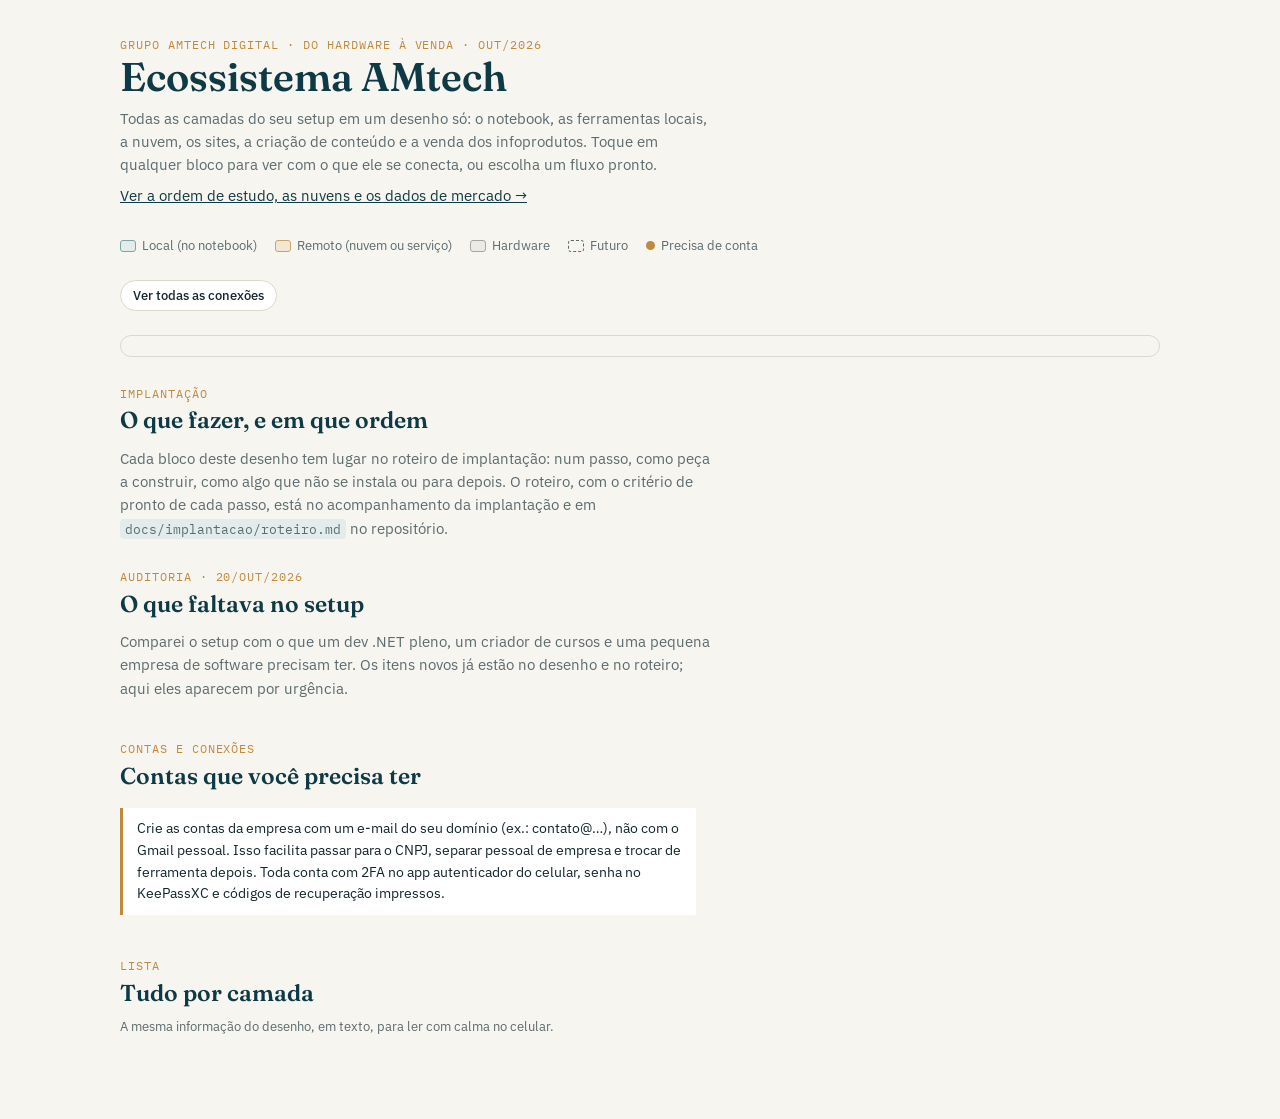
<file: tools/diagrama.template.html>
<!doctype html>
<html lang="pt-BR">
<head>
<meta charset="utf-8">
<meta name="viewport" content="width=device-width, initial-scale=1, viewport-fit=cover">
<!-- Arquivo GERADO por tools/gerar_docs.py a partir de tools/diagrama.template.html e data/ecossistema.json. Não edite à mão. -->
<title>Ecossistema AMtech</title>
<meta name="claude:viewport-fit-sides" content="cover">
<link rel="preconnect" href="https://fonts.googleapis.com">
<link rel="stylesheet" href="https://fonts.googleapis.com/css2?family=IBM+Plex+Sans:wght@400;500;600&family=IBM+Plex+Mono:wght@400;500&family=Fraunces:opsz,wght@9..144,600&display=swap">
<style>
/* Layout: diagrama em faixas (topo = público e vendas, base = hardware); toque em um bloco destaca as conexões; abaixo, painel do bloco, fluxos prontos, contas a criar e lista por camada. Paleta do Aura Design System. */
:root{
  --bg:#F7F5F0; --surface:#FFFFFF; --ink:#13262B; --muted:#5B6B6E; --line:#DCD8CE;
  --aura:#0E3A45; --gold:#C08A3E; --local:#E2ECEC; --local-s:#7EA3A8; --remote:#F3E7D3; --remote-s:#C9A46B;
  --hw:#ECEAE4; --hw-s:#A8A69E; --band:#EFEDE6; --band2:#F7F5F0; --edge:#0E3A45; --hot:#C08A3E;
  --display:"Fraunces",Georgia,serif; --sans:"IBM Plex Sans",system-ui,sans-serif; --mono:"IBM Plex Mono",ui-monospace,monospace;
}
@media (prefers-color-scheme:dark){:root:not([data-theme="light"]){
  --bg:#0B1A1E; --surface:#112429; --ink:#E9EEEC; --muted:#9AAEB0; --line:#24414A;
  --aura:#7FC4C9; --gold:#D9A85E; --local:#163238; --local-s:#3F6D74; --remote:#33281A; --remote-s:#8A6A3A;
  --hw:#1E2E32; --hw-s:#4C5E62; --band:#0F2126; --band2:#0B1A1E; --edge:#7FC4C9; --hot:#D9A85E; color-scheme:dark}}
:root[data-theme="dark"]{
  --bg:#0B1A1E; --surface:#112429; --ink:#E9EEEC; --muted:#9AAEB0; --line:#24414A;
  --aura:#7FC4C9; --gold:#D9A85E; --local:#163238; --local-s:#3F6D74; --remote:#33281A; --remote-s:#8A6A3A;
  --hw:#1E2E32; --hw-s:#4C5E62; --band:#0F2126; --band2:#0B1A1E; --edge:#7FC4C9; --hot:#D9A85E; color-scheme:dark}
*{box-sizing:border-box}
body{background:var(--bg);color:var(--ink);font-family:var(--sans);font-size:15px;line-height:1.55;
  padding-left:max(16px,env(safe-area-inset-left,0px));padding-right:max(16px,env(safe-area-inset-right,0px));padding-block:28px 64px}
.wrap{max-width:1040px;margin:0 auto;display:flex;flex-direction:column;gap:28px}
h1{font-family:var(--display);font-weight:600;font-size:clamp(28px,6vw,40px);line-height:1.1;margin:0;color:var(--aura);text-wrap:balance}
h2{font-family:var(--display);font-weight:600;font-size:23px;margin:0 0 6px;color:var(--aura);text-wrap:balance}
.eyebrow{font-family:var(--mono);font-size:12px;letter-spacing:.08em;text-transform:uppercase;color:var(--gold)}
.lede{color:var(--muted);max-width:66ch;margin:8px 0 0}
.legend{display:flex;flex-wrap:wrap;gap:8px 18px;font-size:13px;color:var(--muted);align-items:center}
.legend span{display:inline-flex;gap:6px;align-items:center}
.sw{width:16px;height:12px;border-radius:3px;display:inline-block;border:1px solid}
.sw.l{background:var(--local);border-color:var(--local-s)} .sw.r{background:var(--remote);border-color:var(--remote-s)} .sw.h{background:var(--hw);border-color:var(--hw-s)}
.sw.f{background:transparent;border:1.5px dashed var(--muted)}
.key{width:9px;height:9px;border-radius:50%;background:var(--gold);display:inline-block}
.bar{display:flex;flex-wrap:wrap;gap:8px}
.bar button{font:500 13px var(--sans);padding:6px 12px;border-radius:999px;border:1px solid var(--line);background:var(--surface);color:var(--ink);cursor:pointer}
.bar button[aria-pressed="true"]{background:var(--aura);border-color:var(--aura);color:var(--bg)}
.bar button:focus-visible,.nd:focus-visible{outline:2px solid var(--gold);outline-offset:2px}
.canvas{position:relative;border:1px solid var(--line);border-radius:12px;background:var(--band2);padding:10px}
.hint{font-size:13px;color:var(--muted);margin:0}
.band{background:var(--band);border-radius:10px;padding:10px 12px 12px}
.band h3{margin:0 0 8px;font:600 14px var(--sans);color:var(--aura);display:flex;gap:10px;align-items:baseline}
.band h3 .bandnum{font:500 12px var(--mono);color:var(--gold)}
.blocks{display:grid;grid-template-columns:repeat(auto-fill,minmax(136px,1fr));gap:8px}
.strip{font-size:12px;color:var(--muted);margin:0;padding:6px 0 6px 18px;border-left:1px dashed var(--gold);margin-left:14px}
.nd{position:relative;font:500 12px/1.3 var(--sans);color:var(--ink);text-align:center;padding:8px 14px;min-height:44px;border-radius:7px;border:1px solid;cursor:pointer;display:flex;align-items:center;justify-content:center;transition:opacity .15s}
.nd.local{background:var(--local);border-color:var(--local-s)} .nd.remote{background:var(--remote);border-color:var(--remote-s)} .nd.hw{background:var(--hw);border-color:var(--hw-s)}
.nd.fut{border-style:dashed}
.nd .k{position:absolute;top:5px;right:5px;width:8px;height:8px;border-radius:50%;background:var(--gold)}
.nd:focus-visible,.bar button:focus-visible,.close:focus-visible{outline:2px solid var(--gold);outline-offset:2px}
.stack{display:flex;flex-direction:column;gap:0}
.stack.sel .nd{opacity:.3} .stack.sel .nd.on{opacity:1} .stack.sel .nd.me{box-shadow:0 0 0 2.5px var(--hot)}
#wires{position:absolute;inset:0;width:100%;height:100%;pointer-events:none;overflow:visible;z-index:2}
#wires path{fill:none;stroke:var(--hot);stroke-width:2;opacity:.9}
#wg.todas path{stroke:var(--edge);stroke-width:1;opacity:.18;marker-end:none}
#wires .arrow{fill:var(--hot)}
.panel{background:var(--surface);border:1px solid var(--line);border-radius:12px;padding:16px;display:flex;flex-direction:column;gap:10px;position:fixed;left:max(12px,env(safe-area-inset-left,0px));right:max(12px,env(safe-area-inset-right,0px));bottom:max(12px,env(safe-area-inset-bottom,0px));max-height:46vh;overflow:auto;z-index:10;box-shadow:0 10px 30px rgba(0,0,0,.18)}
.panel[hidden]{display:none}
@media(min-width:900px){.panel{left:auto;width:400px;max-height:70vh}}
.panel .ph{display:flex;gap:10px;align-items:flex-start}
.panel .ph h3{flex:1}
.close{font:500 13px var(--sans);border:1px solid var(--line);background:var(--surface);color:var(--ink);border-radius:999px;padding:4px 10px;cursor:pointer;flex:none}
.panel h3{margin:0;font-size:18px;font-weight:600}
.panel .meta{display:flex;flex-wrap:wrap;gap:6px}
.tag{font:500 11px var(--mono);padding:2px 8px;border-radius:4px;background:var(--local);color:var(--ink);letter-spacing:.03em}
.tag.r{background:var(--remote)} .tag.k{background:var(--gold);color:var(--bg)}
.panel p{margin:0;max-width:70ch}
.panel .quando{font-size:14px;color:var(--gold)}
.conn{display:flex;flex-direction:column;gap:4px;margin:0;padding:0;list-style:none}
.conn li{display:flex;gap:8px;align-items:baseline;font-size:14px}
.conn button{font:500 14px var(--sans);background:none;border:0;padding:0;color:var(--aura);text-decoration:underline;text-underline-offset:3px;cursor:pointer}
.conn .dir{font:500 12px var(--mono);color:var(--gold);flex:none;width:18px}
.conn .lab{color:var(--muted)}
.steps{margin:0;padding-left:22px;display:flex;flex-direction:column;gap:4px;font-size:14px}
.steps li::marker{font-family:var(--mono);color:var(--gold)}
code{font-family:var(--mono);font-size:.88em;background:var(--local);padding:1px 5px;border-radius:4px}
.acc{display:grid;grid-template-columns:repeat(auto-fill,minmax(300px,1fr));gap:12px}
.card{background:var(--surface);border:1px solid var(--line);border-radius:12px;padding:14px 16px;min-width:0}
.card h3{margin:0 0 8px;font-size:15px;font-weight:600}
.card ul{margin:0;padding:0;list-style:none;display:flex;flex-direction:column;gap:8px}
.card li{font-size:14px;display:flex;flex-direction:column}
.card li b{font-weight:500}
.card li span{color:var(--muted);font-size:13px}
.note{border-left:3px solid var(--gold);padding:10px 14px;background:var(--surface);font-size:14px;max-width:72ch;border-radius:0}
details.ly{background:var(--surface);border:1px solid var(--line);border-radius:10px}
details.ly + details.ly{margin-top:8px}
details.ly summary{cursor:pointer;padding:10px 14px;font-weight:600;list-style:none;display:flex;gap:10px}
details.ly summary::-webkit-details-marker{display:none}
details.ly summary .bandnum{font:500 12px var(--mono);color:var(--gold)}
details.ly ul{margin:0;padding:0 14px 12px 36px;font-size:14px;display:flex;flex-direction:column;gap:4px}
details.ly li span{color:var(--muted)}
</style>

</head>
<body>
<div class="wrap">
  <header>
    <div class="eyebrow">Grupo AMtech Digital · do hardware à venda · out/2026</div>
    <h1>Ecossistema AMtech</h1>
    <p class="lede">Todas as camadas do seu setup em um desenho só: o notebook, as ferramentas locais, a nuvem, os sites, a criação de conteúdo e a venda dos infoprodutos. Toque em qualquer bloco para ver com o que ele se conecta, ou escolha um fluxo pronto.</p>
    <p class="lede"><a href="mapa.html" style="color:var(--aura)">Ver a ordem de estudo, as nuvens e os dados de mercado →</a></p>
  </header>

  <section style="display:flex;flex-direction:column;gap:12px">
    <div class="legend">
      <span><i class="sw l"></i>Local (no notebook)</span>
      <span><i class="sw r"></i>Remoto (nuvem ou serviço)</span>
      <span><i class="sw h"></i>Hardware</span>
      <span><i class="sw f"></i>Futuro</span>
      <span><i class="key"></i>Precisa de conta</span>
    </div>
    <div class="bar" role="group" aria-label="Fluxos prontos" id="fluxos"></div>
    <div class="bar"><button id="todas" aria-pressed="false">Ver todas as conexões</button></div>
    <p class="hint" id="idle"></p>
    <div class="canvas" id="canvas"><div class="stack" id="stack"></div><svg id="wires" aria-hidden="true"><defs><marker id="seta" viewBox="0 0 10 10" refX="9" refY="5" markerWidth="7" markerHeight="7" orient="auto-start-reverse"><path class="arrow" d="M0 0L10 5L0 10z"/></marker></defs><g id="wg"></g></svg></div>
    <div class="panel" id="panel" aria-live="polite" hidden></div>
  </section>

  <section>
    <div class="eyebrow">Implantação</div>
    <h2>O que fazer, e em que ordem</h2>
    <p class="lede">Cada bloco deste desenho tem lugar no roteiro de implantação: num passo, como peça a construir, como algo que não se instala ou para depois. O roteiro, com o critério de pronto de cada passo, está no acompanhamento da implantação e em <code>docs/implantacao/roteiro.md</code> no repositório.</p>
  </section>

  <section>
    <div class="eyebrow">Auditoria · 20/out/2026</div>
    <h2>O que faltava no setup</h2>
    <p class="lede" style="margin-bottom:12px">Comparei o setup com o que um dev .NET pleno, um criador de cursos e uma pequena empresa de software precisam ter. Os itens novos já estão no desenho e no roteiro; aqui eles aparecem por urgência.</p>
    <div class="acc" id="gaps"></div>
  </section>

  <section>
    <div class="eyebrow">Contas e conexões</div>
    <h2>Contas que você precisa ter</h2>
    <p class="lede" id="ncontas" style="margin-bottom:12px"></p>
    <p class="note">Crie as contas da empresa com um e-mail do seu domínio (ex.: contato@…), não com o Gmail pessoal. Isso facilita passar para o CNPJ, separar pessoal de empresa e trocar de ferramenta depois. Toda conta com 2FA no app autenticador do celular, senha no KeePassXC e códigos de recuperação impressos.</p>
    <div class="acc" id="acc" style="margin-top:12px"></div>
  </section>

  <section>
    <div class="eyebrow">Lista</div>
    <h2>Tudo por camada</h2>
    <p class="hint" style="margin-bottom:10px">A mesma informação do desenho, em texto, para ler com calma no celular.</p>
    <div id="list"></div>
  </section>
</div>

<script>
const DATA=__DATA__;
const LAYERS=DATA.camadas.map(c=>[c.id,c.titulo,c.ponte]);
const N=DATA.blocos.map(b=>[b.id,b.camada,b.rotulo,{local:"l",remoto:"r",fisico:"h"}[b.tipo],b.conta?1:0,b.futuro?1:0,b.descricao,b.quando||""]);
const E=DATA.conexoes.map(c=>[c.de,c.para,c.rotulo]);
const FLOWS=Object.fromEntries(DATA.fluxos.map(f=>[f.id,{t:f.titulo,s:f.passos.map(p=>p.bloco),d:f.passos.map(p=>p.descricao)}]));
const LN=Object.fromEntries(LAYERS.map((l,i)=>[l[0],i]));
const byId=Object.fromEntries(N.map(n=>[n[0],n]));
const ESC=x=>String(x).replace(/[&<>"]/g,c=>({"&":"&amp;","<":"&lt;",">":"&gt;",'"':"&quot;"}[c]));
const NM=id=>byId[id][2].replace("|"," ");
const stack=document.getElementById("stack"),canvas=document.getElementById("canvas"),wg=document.getElementById("wg"),panel=document.getElementById("panel");
stack.innerHTML=LAYERS.map(([id,t,ponte],i)=>`<section class="band" aria-label="${ESC(t)}"><h3><span class="bandnum">${String(LAYERS.length-i).padStart(2,"0")}</span>${ESC(t)}</h3><div class="blocks">${N.filter(n=>n[1]===id).map(([bid,,lab,k,acc,fut])=>`<button class="nd ${k==="l"?"local":k==="r"?"remote":"hw"}${fut?" fut":""}" data-id="${bid}" aria-label="${ESC(lab.replace("|"," "))}${acc?", precisa de conta":""}${fut?", futuro":""}">${lab.split("|").map(ESC).join("<br>")}${acc?'<i class="k" aria-hidden="true"></i>':""}</button>`).join("")}</div></section>${ponte?`<p class="strip">↕ ${ESC(ponte)}</p>`:""}`).join("");
const nodes={};stack.querySelectorAll(".nd").forEach(el=>{nodes[el.dataset.id]=el;el.addEventListener("click",()=>select(el.dataset.id));});
let ativos=[];
function desenha(){
  wg.innerHTML="";if(!ativos.length)return;
  const c=canvas.getBoundingClientRect();
  ativos.forEach(([a,b])=>{
    const A=nodes[a].getBoundingClientRect(),Bq=nodes[b].getBoundingClientRect();
    const ax=A.left-c.left+A.width/2,bx=Bq.left-c.left+Bq.width/2;let d;
    if(Math.abs(A.top-Bq.top)<4){const y=A.top-c.top;d=`M${ax} ${y} C${ax} ${y-24},${bx} ${y-24},${bx} ${y}`;}
    else{const down=A.top<Bq.top;const ay=(down?A.bottom:A.top)-c.top,by=(down?Bq.top:Bq.bottom)-c.top,m=(by-ay)/2;d=`M${ax} ${ay} C${ax} ${ay+m},${bx} ${by-m},${bx} ${by}`;}
    const p=document.createElementNS("http://www.w3.org/2000/svg","path");p.setAttribute("d",d);p.setAttribute("marker-end","url(#seta)");wg.appendChild(p);
  });
}
new ResizeObserver(desenha).observe(canvas);
function limpa(){wg.classList.remove("todas");if(typeof btTodas!=="undefined")btTodas.setAttribute("aria-pressed","false");stack.classList.remove("sel");Object.values(nodes).forEach(n=>n.classList.remove("on","me"));ativos=[];desenha();}
function fecha(){limpa();setFlowBtn("");panel.hidden=true;}
function abre(html){panel.innerHTML=`<div class="ph">${html.h}<button class="close" id="fechar">Fechar</button></div>${html.b}`;panel.hidden=false;document.getElementById("fechar").onclick=fecha;
  panel.querySelectorAll("[data-go]").forEach(b=>b.addEventListener("click",()=>{select(b.dataset.go);nodes[b.dataset.go].scrollIntoView({block:"center",behavior:"smooth"});}));}
const lname=id=>LAYERS[LN[byId[id][1]]][1];
function select(id){
  setFlowBtn("");limpa();stack.classList.add("sel");nodes[id].classList.add("on","me");
  const out=E.filter(e=>e[0]===id),inn=E.filter(e=>e[1]===id);
  out.forEach(e=>nodes[e[1]].classList.add("on"));inn.forEach(e=>nodes[e[0]].classList.add("on"));
  ativos=[...out,...inn];desenha();
  const n=byId[id];
  const li=(o,dir,l)=>`<li><span class="dir">${dir}</span><span><button data-go="${o}">${ESC(NM(o))}</button> <span class="lab">· ${ESC(l)}</span></span></li>`;
  abre({h:`<h3>${ESC(NM(id))}</h3>`,b:`<div class="meta"><span class="tag">${ESC(lname(id))}</span><span class="tag ${n[3]==="r"?"r":""}">${n[3]==="l"?"Local":n[3]==="r"?"Remoto":"Físico"}</span>${n[4]?'<span class="tag k">Precisa de conta</span>':""}${n[5]?'<span class="tag">Futuro</span>':""}</div><p>${ESC(n[6])}</p>${n[7]?`<p class="quando"><b>Quando entra:</b> ${ESC(n[7])}</p>`:""}<ul class="conn">${out.map(e=>li(e[1],"→",e[2])).join("")}${inn.map(e=>li(e[0],"←",e[2])).join("")}</ul>`});
}
document.getElementById("fluxos").innerHTML=DATA.fluxos.map(f=>`<button data-flow="${f.id}" aria-pressed="false">${ESC(f.titulo)}</button>`).join("");
const fbtns=[...document.querySelectorAll("[data-flow]")];
function setFlowBtn(f){fbtns.forEach(b=>b.setAttribute("aria-pressed",b.dataset.flow===f?"true":"false"))}
function flow(f){
  limpa();setFlowBtn(f);const F=FLOWS[f];stack.classList.add("sel");
  F.s.forEach(id=>nodes[id].classList.add("on"));nodes[F.s[0]].classList.add("me");
  ativos=[];for(let i=0;i<F.s.length-1;i++)ativos.push([F.s[i],F.s[i+1]]);desenha();
  abre({h:`<h3>${ESC(F.t)}</h3>`,b:`<ol class="steps">${F.s.map((id,i)=>`<li><b>${ESC(NM(id))}</b>: ${ESC(F.d[i])}</li>`).join("")}</ol>`});
  nodes[F.s[0]].scrollIntoView({block:"center",behavior:"smooth"});
}
fbtns.forEach(b=>b.addEventListener("click",()=>b.getAttribute("aria-pressed")==="true"?fecha():flow(b.dataset.flow)));
document.addEventListener("keydown",e=>{if(e.key==="Escape")fecha();});
const btTodas=document.getElementById("todas");
btTodas.addEventListener("click",()=>{const on=btTodas.getAttribute("aria-pressed")!=="true";fecha();if(on){ativos=E.map(e=>[e[0],e[1]]);desenha();wg.classList.add("todas");}btTodas.setAttribute("aria-pressed",on);});
document.getElementById("idle").textContent=`São ${N.length} blocos em ${LAYERS.length} camadas, com ${E.length} conexões. Toque em um bloco para ver com o que ele se conecta, ou escolha um fluxo: as linhas aparecem só para o que você escolher, e cada seta se lê como uma frase: bloco, o que ele faz, outro bloco.`;
const CONTAS=LAYERS.map(([id,t])=>[t,N.filter(n=>n[1]===id&&n[4])]).filter(([,l])=>l.length);
document.getElementById("ncontas").textContent=`${CONTAS.reduce((s,[,l])=>s+l.length,0)} blocos do desenho precisam de conta (o ponto dourado). A lista vem do próprio desenho, então não fica desatualizada.`;
document.getElementById("acc").innerHTML=CONTAS.map(([t,l])=>`<div class="card"><h3>${ESC(t)}</h3><ul>${l.map(n=>`<li><b>${ESC(n[2].replace("|"," "))}</b><span>${ESC(n[6])}</span></li>`).join("")}</ul></div>`).join("");
document.getElementById("gaps").innerHTML=DATA.auditoria.map(g=>`<div class="card"><h3>${ESC(g.grupo)}</h3><ul>${g.itens.map(x=>`<li><b>${ESC(x.nome)}</b><span>${ESC(x.obs)}</span></li>`).join("")}</ul></div>`).join("");
document.getElementById("list").innerHTML=LAYERS.map(([id,t],i)=>`<details class="ly"><summary><span class="bandnum">${String(LAYERS.length-i).padStart(2,"0")}</span>${ESC(t)}</summary><ul>${N.filter(n=>n[1]===id).map(n=>`<li>${ESC(n[2].replace("|"," "))}${n[4]?" ●":""} <span>· ${ESC(n[6])}${n[7]?` <b>Quando:</b> ${ESC(n[7])}`:""}</span></li>`).join("")}</ul></details>`).join("");
</script>

</body>
</html>
</file>
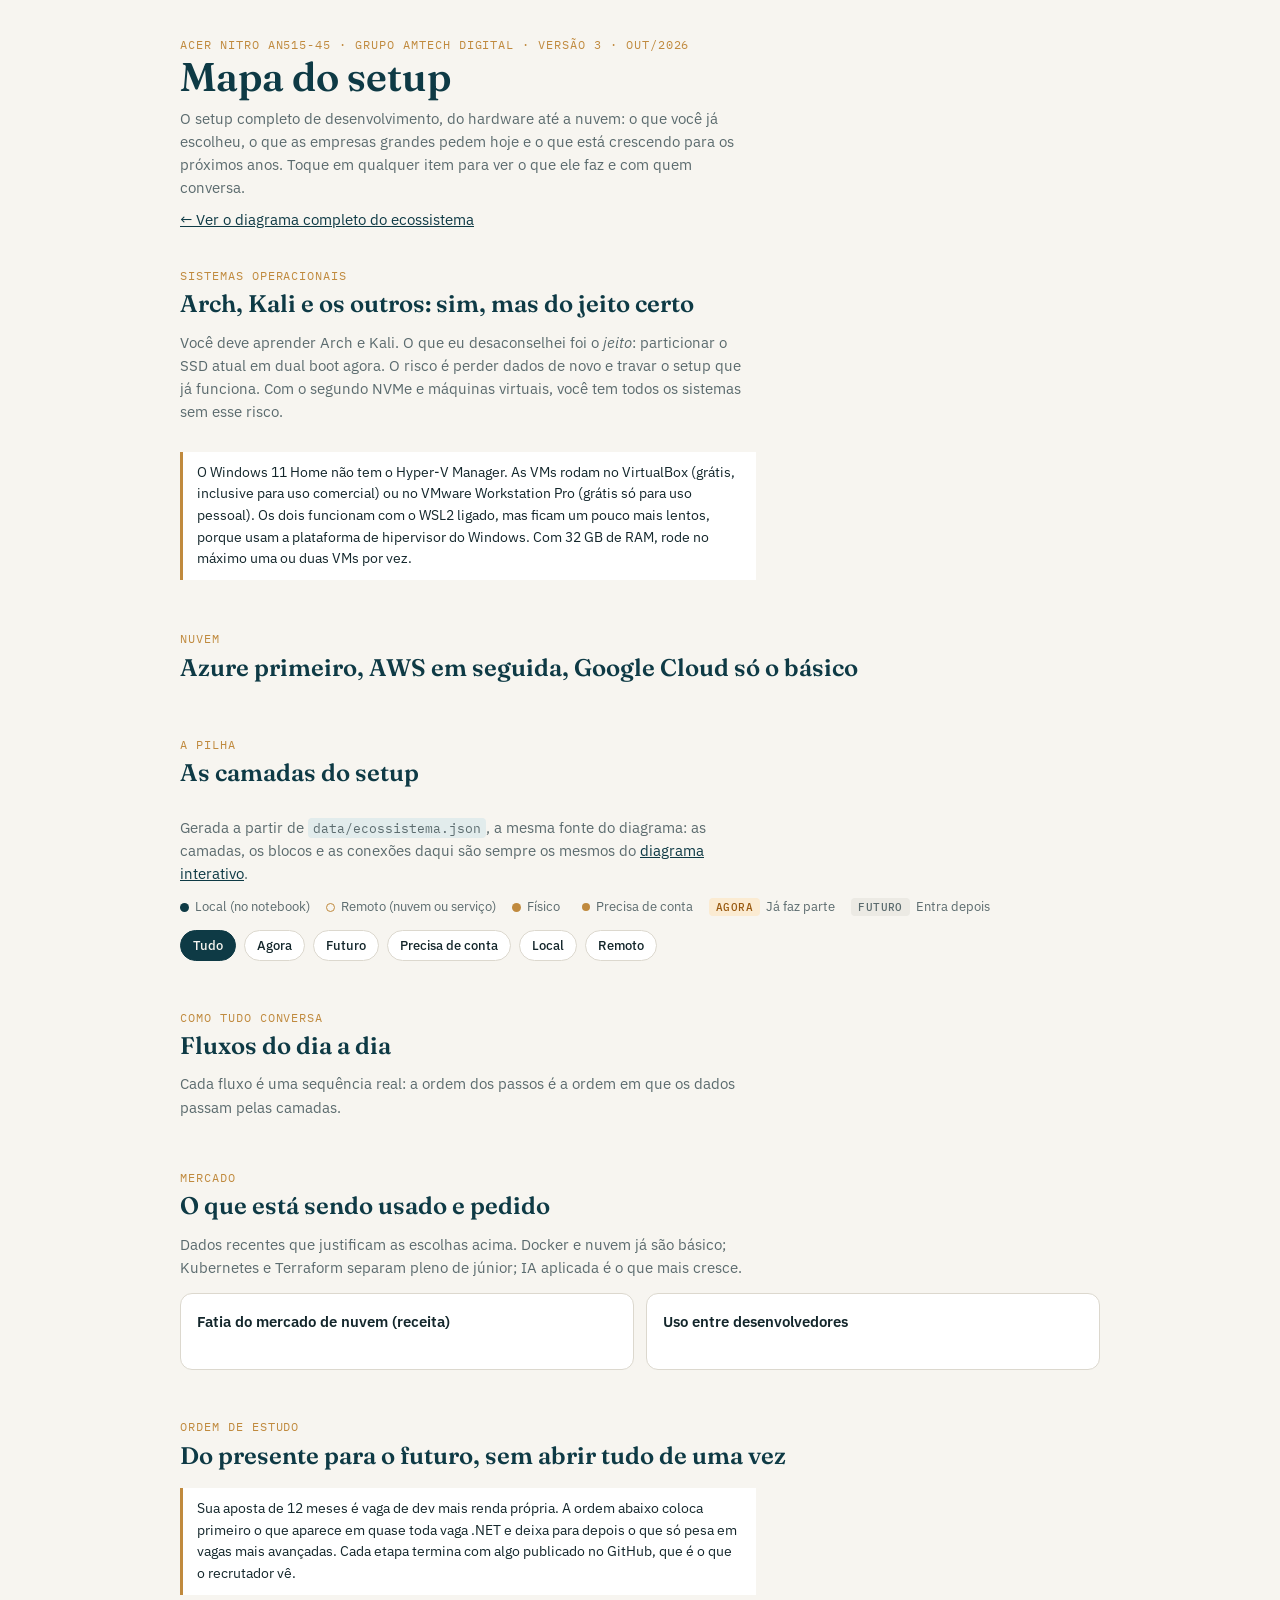
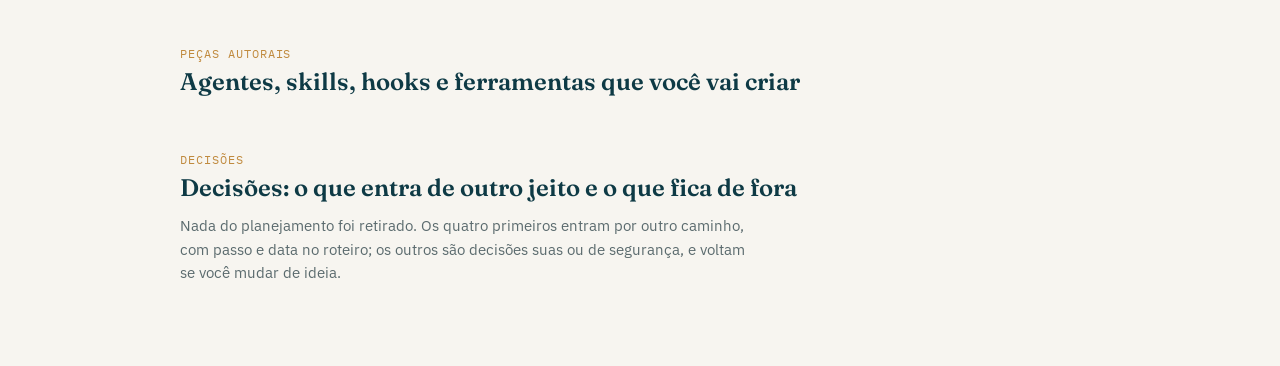
<file: tools/mapa.template.html>
<!doctype html>
<html lang="pt-BR">
<head>
<!-- Arquivo GERADO por tools/gerar_docs.py a partir de tools/mapa.template.html e data/. Edite o template ou os dados. -->
<meta charset="utf-8">
<meta name="viewport" content="width=device-width, initial-scale=1, viewport-fit=cover">
<title>Mapa do Setup AMtech</title>
<meta name="claude:viewport-fit-sides" content="cover">
<link rel="preconnect" href="https://fonts.googleapis.com">
<link rel="stylesheet" href="https://fonts.googleapis.com/css2?family=IBM+Plex+Sans:wght@400;500;600&family=IBM+Plex+Mono:wght@400;500&family=Fraunces:opsz,wght@9..144,500;9..144,600&display=swap">
<style>
/* Layout: abertura com a decisão sobre SOs e nuvem, depois a pilha de camadas (topo = operação e público, base = hardware), gerada dos mesmos dados do diagrama, com pontes, fluxos, mercado, ordem de estudo e cortes. Paleta do Aura Design System. */
:root{
  --bg:#F7F5F0; --surface:#FFFFFF; --ink:#13262B; --muted:#5B6B6E; --line:#DCD8CE;
  --aura:#0E3A45; --gold:#C08A3E; --gold-soft:#F3E7D3; --aura-soft:#E2ECEC;
  --ok:#2F7A4F; --ok-bg:#E3F1E8; --f1:#9A5B12; --f1-bg:#FBEBD2; --f2:#1E5C8C; --f2-bg:#E1EDF7;
  --f3:#6B4A92; --f3-bg:#EEE7F6; --fut:#5B6B6E; --fut-bg:#ECEAE4; --cut:#A33A3A; --cut-bg:#F8E3E3;
  --bar:#0E3A45; --bar2:#C08A3E;
  --display:"Fraunces",Georgia,serif; --sans:"IBM Plex Sans",system-ui,sans-serif; --mono:"IBM Plex Mono",ui-monospace,monospace;
}
@media (prefers-color-scheme:dark){:root:not([data-theme="light"]){
  --bg:#0B1A1E; --surface:#112429; --ink:#E9EEEC; --muted:#9AAEB0; --line:#24414A;
  --aura:#7FC4C9; --gold:#D9A85E; --gold-soft:#3A2D18; --aura-soft:#163238;
  --ok:#7CCB9A; --ok-bg:#16301F; --f1:#E8B46A; --f1-bg:#3A2A12; --f2:#86B9E6; --f2-bg:#152A3D;
  --f3:#C3A6E6; --f3-bg:#2A2038; --fut:#A9B6B7; --fut-bg:#1E2E32; --cut:#EE9A9A; --cut-bg:#3A1C1C;
  --bar:#7FC4C9; --bar2:#D9A85E; color-scheme:dark}}
:root[data-theme="dark"]{
  --bg:#0B1A1E; --surface:#112429; --ink:#E9EEEC; --muted:#9AAEB0; --line:#24414A;
  --aura:#7FC4C9; --gold:#D9A85E; --gold-soft:#3A2D18; --aura-soft:#163238;
  --ok:#7CCB9A; --ok-bg:#16301F; --f1:#E8B46A; --f1-bg:#3A2A12; --f2:#86B9E6; --f2-bg:#152A3D;
  --f3:#C3A6E6; --f3-bg:#2A2038; --fut:#A9B6B7; --fut-bg:#1E2E32; --cut:#EE9A9A; --cut-bg:#3A1C1C;
  --bar:#7FC4C9; --bar2:#D9A85E; color-scheme:dark}
*{box-sizing:border-box}
body{background:var(--bg);color:var(--ink);font-family:var(--sans);font-size:15px;line-height:1.55;
  padding-left:max(16px,env(safe-area-inset-left,0px));padding-right:max(16px,env(safe-area-inset-right,0px));padding-block:28px 64px}
.wrap{max-width:920px;margin:0 auto;display:flex;flex-direction:column;gap:36px}
h1{font-family:var(--display);font-weight:600;font-size:clamp(28px,6vw,40px);line-height:1.1;margin:0;text-wrap:balance;color:var(--aura)}
h2{font-family:var(--display);font-weight:600;font-size:24px;margin:0 0 4px;text-wrap:balance;color:var(--aura)}
h3{text-wrap:balance}
.lede{color:var(--muted);max-width:64ch;margin:8px 0 0}
.eyebrow{font-family:var(--mono);font-size:12px;letter-spacing:.08em;text-transform:uppercase;color:var(--gold)}
.legend{display:flex;flex-wrap:wrap;gap:8px 16px;font-size:13px;color:var(--muted)}
.legend span{display:inline-flex;align-items:center;gap:6px}
.filters{display:flex;flex-wrap:wrap;gap:8px}
.filters button{font:500 13px var(--sans);padding:6px 12px;border-radius:999px;border:1px solid var(--line);background:var(--surface);color:var(--ink);cursor:pointer}
.filters button[aria-pressed="true"]{background:var(--aura);border-color:var(--aura);color:var(--bg)}
.filters button:focus-visible,summary:focus-visible{outline:2px solid var(--gold);outline-offset:2px}
.badge{font:500 11px var(--mono);letter-spacing:.04em;padding:2px 7px;border-radius:4px;white-space:nowrap;font-style:normal}
.ok{color:var(--ok);background:var(--ok-bg)} .f1{color:var(--f1);background:var(--f1-bg)} .f2{color:var(--f2);background:var(--f2-bg)}
.f3{color:var(--f3);background:var(--f3-bg)} .fut{color:var(--fut);background:var(--fut-bg)} .dec{color:var(--cut);background:var(--cut-bg)}
.src{width:9px;height:9px;border-radius:50%;flex:none;display:inline-block}
.src.plano,.src.local{background:var(--aura)} .src.sug,.src.remoto{border:1.5px solid var(--gold);background:transparent} .src.criar,.src.fisico{background:var(--gold)}
.key{width:8px;height:8px;border-radius:50%;background:var(--gold);display:inline-block;margin-left:6px;vertical-align:middle}
.body .lab{color:var(--muted)}
.stack{display:flex;flex-direction:column}
.layer{background:var(--surface);border:1px solid var(--line);border-radius:12px;overflow:hidden}
.layer header{display:flex;gap:12px;align-items:baseline;padding:14px 16px 10px;border-bottom:1px solid var(--line)}
.layer .num{font:500 13px var(--mono);color:var(--gold);flex:none}
.layer h3{margin:0;font-size:17px;font-weight:600}
.layer .role{margin:2px 0 0;font-size:13px;color:var(--muted)}
.layer.win header{background:var(--gold-soft)} .layer.lin header{background:var(--aura-soft)}
.items{display:grid;grid-template-columns:repeat(auto-fill,minmax(260px,1fr))}
details.it{background:var(--surface);min-width:0;box-shadow:1px 1px 0 var(--line)}
summary{list-style:none;cursor:pointer;display:flex;align-items:center;gap:8px;padding:10px 16px}
summary::-webkit-details-marker{display:none}
summary .n{font-weight:500;flex:1;min-width:0}
summary::after{content:"+";font:500 15px var(--mono);color:var(--muted)}
details[open] summary::after{content:"–"}
.body{padding:0 16px 14px 33px;font-size:14px;display:flex;flex-direction:column;gap:6px}
.body b{font:500 11px var(--mono);letter-spacing:.06em;text-transform:uppercase;color:var(--muted);display:block}
.bridge{display:flex;gap:10px;align-items:stretch;padding:6px 0 6px 22px}
.bridge .rail{width:2px;background:repeating-linear-gradient(var(--gold) 0 5px,transparent 5px 9px);flex:none}
.bridge p{margin:6px 0;font-size:13px;color:var(--muted)}
.bridge p strong{color:var(--ink);font-weight:500}
.flows{display:flex;flex-direction:column;gap:14px}
.flow{background:var(--surface);border:1px solid var(--line);border-radius:12px;padding:16px}
.flow h3{margin:0 0 2px;font-size:16px;font-weight:600}
.flow .when{font-size:13px;color:var(--muted);margin:0 0 10px}
.flow ol{margin:0;padding-left:22px;display:flex;flex-direction:column;gap:6px;font-size:14px}
.flow li::marker{font-family:var(--mono);color:var(--gold)}
code{font-family:var(--mono);font-size:.88em;background:var(--aura-soft);padding:1px 5px;border-radius:4px;overflow-wrap:anywhere}
.grid{display:grid;grid-template-columns:repeat(auto-fill,minmax(270px,1fr));gap:12px}
.card{background:var(--surface);border:1px solid var(--line);border-radius:12px;padding:14px 16px;display:flex;flex-direction:column;gap:6px;min-width:0}
.card .top{display:flex;gap:8px;align-items:center;flex-wrap:wrap}
.card h4{margin:0;font-size:15px;font-weight:600;min-width:0}
.card .top h4{flex:1}
.card p{margin:0;font-size:14px}
.card .kind{font:500 11px var(--mono);color:var(--muted);text-transform:uppercase;letter-spacing:.06em}
.card dl{margin:0;display:grid;grid-template-columns:auto 1fr;gap:4px 10px;font-size:14px}
.card dt{font:500 11px var(--mono);color:var(--muted);text-transform:uppercase;letter-spacing:.06em;padding-top:3px}
.card dd{margin:0;min-width:0}
.note{border-left:3px solid var(--gold);padding:10px 14px;background:var(--surface);font-size:14px;max-width:72ch;border-radius:0}
.cut{display:grid;grid-template-columns:minmax(0,max-content) minmax(0,1fr);gap:8px 16px;font-size:14px;margin:0}
.cut dt{font-weight:500}
.cut dd{margin:0;color:var(--muted)}
@media(max-width:520px){.cut{grid-template-columns:1fr;gap:0}.cut dd{margin-bottom:8px}}
.empty{padding:12px 16px;font-size:13px;color:var(--muted)}
.charts{display:grid;grid-template-columns:repeat(auto-fit,minmax(280px,1fr));gap:12px}
.chart{background:var(--surface);border:1px solid var(--line);border-radius:12px;padding:16px;display:flex;flex-direction:column;gap:10px;min-width:0}
.chart h3{margin:0;font-size:15px;font-weight:600}
.chart .srcline{font-size:12px;color:var(--muted);margin:0}
.bar{display:grid;grid-template-columns:110px 1fr 46px;gap:8px;align-items:center;font-size:13px}
.bar .track{height:12px;background:var(--aura-soft);border-radius:3px;overflow:hidden}
.bar .fill{height:100%;background:var(--bar);border-radius:3px}
.bar .v{font-family:var(--mono);font-variant-numeric:tabular-nums;text-align:right}
.road{display:flex;flex-direction:column;gap:0;counter-reset:r}
.step{display:grid;grid-template-columns:48px 1fr;gap:12px;padding:14px 0;border-top:1px solid var(--line)}
.step:first-child{border-top:0}
.step .k{font:500 22px var(--display);color:var(--gold);line-height:1}
.step h3{margin:0;font-size:16px;font-weight:600}
.step .when{font:500 12px var(--mono);color:var(--muted);margin:2px 0 6px}
.step p{margin:0;font-size:14px;max-width:68ch}
</style>

</head>
<body>
<div class="wrap">
  <header>
    <div class="eyebrow">Acer Nitro AN515-45 · Grupo AMtech Digital · versão 3 · out/2026</div>
    <h1>Mapa do setup</h1>
    <p class="lede">O setup completo de desenvolvimento, do hardware até a nuvem: o que você já escolheu, o que as empresas grandes pedem hoje e o que está crescendo para os próximos anos. Toque em qualquer item para ver o que ele faz e com quem conversa.</p>
    <p class="lede"><a href="index.html" style="color:var(--aura)">← Ver o diagrama completo do ecossistema</a></p>
  </header>

  <section>
    <div class="eyebrow">Sistemas operacionais</div>
    <h2>Arch, Kali e os outros: sim, mas do jeito certo</h2>
    <p class="lede">Você deve aprender Arch e Kali. O que eu desaconselhei foi o <em>jeito</em>: particionar o SSD atual em dual boot agora. O risco é perder dados de novo e travar o setup que já funciona. Com o segundo NVMe e máquinas virtuais, você tem todos os sistemas sem esse risco.</p>
    <div class="grid" style="margin-top:14px" id="os"></div>
    <p class="note" style="margin-top:14px">O Windows 11 Home não tem o Hyper-V Manager. As VMs rodam no VirtualBox (grátis, inclusive para uso comercial) ou no VMware Workstation Pro (grátis só para uso pessoal). Os dois funcionam com o WSL2 ligado, mas ficam um pouco mais lentos, porque usam a plataforma de hipervisor do Windows. Com 32 GB de RAM, rode no máximo uma ou duas VMs por vez.</p>
  </section>

  <section>
    <div class="eyebrow">Nuvem</div>
    <h2>Azure primeiro, AWS em seguida, Google Cloud só o básico</h2>
    <div class="grid" style="margin-top:14px" id="cloud"></div>
  </section>

  <section style="display:flex;flex-direction:column;gap:12px" aria-label="Legenda e filtros">
    <div>
      <div class="eyebrow">A pilha</div>
      <h2>As camadas do setup</h2>
    </div>
    <p class="lede">Gerada a partir de <code>data/ecossistema.json</code>, a mesma fonte do diagrama: as camadas, os blocos e as conexões daqui são sempre os mesmos do <a href="index.html" style="color:var(--aura)">diagrama interativo</a>.</p>
    <div class="legend">
      <span><i class="src local"></i>Local (no notebook)</span>
      <span><i class="src remoto"></i>Remoto (nuvem ou serviço)</span>
      <span><i class="src fisico"></i>Físico</span>
      <span><i class="key"></i>Precisa de conta</span>
      <span><i class="badge f1">AGORA</i>Já faz parte</span>
      <span><i class="badge fut">FUTURO</i>Entra depois</span>
    </div>
    <div class="filters" role="group" aria-label="Filtrar blocos">
      <button id="fl-all" data-f="all" aria-pressed="true">Tudo</button>
      <button id="fl-now" data-f="now" aria-pressed="false">Agora</button>
      <button id="fl-fut" data-f="fut" aria-pressed="false">Futuro</button>
      <button id="fl-conta" data-f="conta" aria-pressed="false">Precisa de conta</button>
      <button id="fl-local" data-f="local" aria-pressed="false">Local</button>
      <button id="fl-remoto" data-f="remoto" aria-pressed="false">Remoto</button>
    </div>
    <div class="stack" id="stack"></div>
  </section>

  <section>
    <div class="eyebrow">Como tudo conversa</div>
    <h2>Fluxos do dia a dia</h2>
    <p class="lede" style="margin-bottom:14px">Cada fluxo é uma sequência real: a ordem dos passos é a ordem em que os dados passam pelas camadas.</p>
    <div class="flows" id="flows"></div>
  </section>

  <section>
    <div class="eyebrow">Mercado</div>
    <h2>O que está sendo usado e pedido</h2>
    <p class="lede" style="margin-bottom:14px">Dados recentes que justificam as escolhas acima. Docker e nuvem já são básico; Kubernetes e Terraform separam pleno de júnior; IA aplicada é o que mais cresce.</p>
    <div class="charts">
      <div class="chart">
        <h3>Fatia do mercado de nuvem (receita)</h3>
        <div id="ch1"></div>
        <p class="srcline" id="src1"></p>
      </div>
      <div class="chart">
        <h3>Uso entre desenvolvedores</h3>
        <div id="ch2"></div>
        <p class="srcline" id="src2"></p>
      </div>
    </div>
    <div class="grid" style="margin-top:12px" id="trends"></div>
  </section>

  <section>
    <div class="eyebrow">Ordem de estudo</div>
    <h2>Do presente para o futuro, sem abrir tudo de uma vez</h2>
    <p class="note">Sua aposta de 12 meses é vaga de dev mais renda própria. A ordem abaixo coloca primeiro o que aparece em quase toda vaga .NET e deixa para depois o que só pesa em vagas mais avançadas. Cada etapa termina com algo publicado no GitHub, que é o que o recrutador vê.</p>
    <div class="road" id="road" style="margin-top:8px"></div>
  </section>

  <section>
    <div class="eyebrow">Peças autorais</div>
    <h2>Agentes, skills, hooks e ferramentas que você vai criar</h2>
    <div class="grid" style="margin-top:14px" id="make"></div>
  </section>

  <section>
    <div class="eyebrow">Decisões</div>
    <h2>Decisões: o que entra de outro jeito e o que fica de fora</h2>
    <p class="lede" style="margin-bottom:6px">Nada do planejamento foi retirado. Os quatro primeiros entram por outro caminho, com passo e data no roteiro; os outros são decisões suas ou de segurança, e voltam se você mudar de ideia.</p>
    <dl class="cut" style="margin-top:10px" id="cut"></dl>
  </section>
</div>

<script>
const DATA=__DATA__;
const M=DATA.mapa,E=DATA.eco;
const OS=M.sistemas.map(s=>[s.nome,s.origem,s.fase,s.onde,s.porque]);
const CL=M.nuvens.map(n=>[n.nome,n.papel,n.fase,...n.detalhes.map(d=>[d.k,d.v])]);
const CH1=M.mercado.nuvem.dados.map(d=>[d.n,d.v]);
const CH2=M.mercado.uso.dados.map(d=>[d.n,d.v]);
const TR=M.mercado.tendencias.map(x=>[x.t,x.d]);
const RD=M.roteiro.map(r=>[r.etapa,r.quando,r.o_que]);
const MK=M.pecas.map(p=>[p.nome,p.tipo,p.fase,p.descricao]);
const CUT=M.fora.map(f=>[f.item,f.motivo]);
const ESC=s=>String(s).replace(/[&<>"]/g,c=>({"&":"&amp;","<":"&lt;",">":"&gt;",'"':"&quot;"}[c]));
const NOME=Object.fromEntries(E.blocos.map(x=>[x.id,x.rotulo.replace(/\|/g," ")]));
const SAI={},ENT={};E.conexoes.forEach(c=>{(SAI[c.de]=SAI[c.de]||[]).push(c);(ENT[c.para]=ENT[c.para]||[]).push(c);});
const L=E.camadas.map((c,i)=>({id:c.id,n:String(E.camadas.length-i).padStart(2,"0"),t:c.titulo,r:"",c:c.id==="win"?"win":c.id==="lin"?"lin":"",
  items:E.blocos.filter(x=>x.camada===c.id).map(x=>{
    const con=[...(SAI[x.id]||[]).map(k=>"→ "+ESC(NOME[k.para])+" <span class=\"lab\">("+ESC(k.rotulo)+")</span>"),...(ENT[x.id]||[]).map(k=>"← "+ESC(NOME[k.de])+" <span class=\"lab\">("+ESC(k.rotulo)+")</span>")];
    return [ESC(NOME[x.id])+(x.conta?" <span class=\"key\" title=\"Precisa de conta\"></span>":""),x.tipo,x.futuro?"fut":"f1",ESC(x.descricao),con.length?con.join("<br>"):"Ainda sem conexões no desenho.",x.conta,ESC(x.quando||"")];
  })}));
const B=Object.fromEntries(E.camadas.filter(c=>c.ponte).map(c=>[c.id,ESC(c.ponte)]));
const FL=E.fluxos.map(f=>({t:ESC(f.titulo),w:f.passos.length+" passos",s:f.passos.map(p=>"<strong>"+ESC(NOME[p.bloco])+"</strong>: "+ESC(p.descricao))}));
const lab={ok:"OK",f1:"F1",f2:"F2",f3:"F3",fut:"FUT",dec:"DEC"};const labStack={f1:"AGORA",fut:"FUTURO"};
document.getElementById("os").innerHTML=OS.map(([n,k,f,w,o])=>`<div class="card"><div class="top"><h4>${n}</h4><span class="badge ${f}">${lab[f]}</span></div><span class="kind">${k}</span><dl><dt>Onde</dt><dd>${w}</dd><dt>Por quê</dt><dd>${o}</dd></dl></div>`).join("");
document.getElementById("cloud").innerHTML=CL.map(([n,k,f,...r])=>`<div class="card"><div class="top"><h4>${n}</h4><span class="badge ${f}">${lab[f]}</span></div><span class="kind">${k}</span><dl>${r.map(([a,b])=>`<dt>${a}</dt><dd>${b}</dd>`).join("")}</dl></div>`).join("");
const st=document.getElementById("stack");
L.forEach(ly=>{
  const sec=document.createElement("article");
  sec.className="layer "+ly.c;
  sec.innerHTML=`<header><span class="num">${ly.n}</span><div><h3>${ly.t}</h3><p class="role">${ly.items.length} blocos</p></div></header><div class="items"></div><p class="empty" hidden>Nada nesta camada com esse filtro.</p>`;
  const box=sec.querySelector(".items");
  ly.items.forEach(([n,src,f,o,c,conta,q])=>{
    const d=document.createElement("details");d.className="it";d.dataset.f=f;d.dataset.src=src;d.dataset.conta=conta?"1":"";
    d.innerHTML=`<summary><i class="src ${src}"></i><span class="n">${n}</span><span class="badge ${f}">${labStack[f]}</span></summary><div class="body"><div><b>O que faz</b>${o}</div>${q?`<div><b>Quando entra</b>${q}</div>`:""}<div><b>Conversa com</b>${c}</div></div>`;
    box.appendChild(d);
  });
  st.appendChild(sec);
  if(B[ly.id]){const b=document.createElement("div");b.className="bridge";b.innerHTML=`<span class="rail" aria-hidden="true"></span><p>${B[ly.id]}</p>`;st.appendChild(b);}
});
document.getElementById("flows").innerHTML=FL.map(f=>`<div class="flow"><h3>${f.t}</h3><p class="when">${f.w}</p><ol>${f.s.map(x=>`<li>${x}</li>`).join("")}</ol></div>`).join("");
const bars=(d,max)=>d.map(([a,v])=>`<div class="bar"><span>${a}</span><span class="track"><span class="fill" style="display:block;width:${(v/max*100).toFixed(1)}%"></span></span><span class="v">${String(v).replace(".",",")}%</span></div>`).join("");
document.getElementById("ch1").innerHTML=bars(CH1,100);document.getElementById("src1").textContent=M.mercado.nuvem.fonte;document.getElementById("src2").textContent=M.mercado.uso.fonte;
document.getElementById("ch2").innerHTML=bars(CH2,100);
document.getElementById("trends").innerHTML=TR.map(([a,b])=>`<div class="card"><h4>${a}</h4><p>${b}</p></div>`).join("");
document.getElementById("road").innerHTML=RD.map(([a,w,b],i)=>`<div class="step"><span class="k">${i+1}</span><div><h3>${a}</h3><p class="when">${w}</p><p>${b}</p></div></div>`).join("");
document.getElementById("make").innerHTML=MK.map(([n,k,f,o])=>`<div class="card"><div class="top"><i class="src criar"></i><h4>${n}</h4><span class="badge ${f}">${lab[f]}</span></div><span class="kind">${k}</span><p>${o}</p></div>`).join("");
document.getElementById("cut").innerHTML=CUT.map(([a,b])=>`<dt>${a}</dt><dd>${b}</dd>`).join("");
const btns=[...document.querySelectorAll(".filters button")];
function apply(f){
  btns.forEach(b=>b.setAttribute("aria-pressed",b.dataset.f===f?"true":"false"));
  document.querySelectorAll(".layer").forEach(ly=>{
    let vis=0;
    ly.querySelectorAll("details.it").forEach(d=>{
      const p=d.dataset.f,s=d.dataset.src;
      const show=f==="all"||(f==="now"&&p==="f1")||(f==="fut"&&p==="fut")||(f==="conta"&&d.dataset.conta==="1")||(f==="local"&&s==="local")||(f==="remoto"&&s==="remoto");
      d.hidden=!show;if(show)vis++;
    });
    ly.querySelector(".empty").hidden=vis>0;
  });
  try{localStorage.setItem("mapa-filtro",f)}catch(e){}
}
btns.forEach(b=>b.addEventListener("click",()=>apply(b.dataset.f)));
let saved="all";try{saved=localStorage.getItem("mapa-filtro")||"all"}catch(e){}
apply(btns.some(b=>b.dataset.f===saved)?saved:"all");
</script>

</body>
</html>
</file>
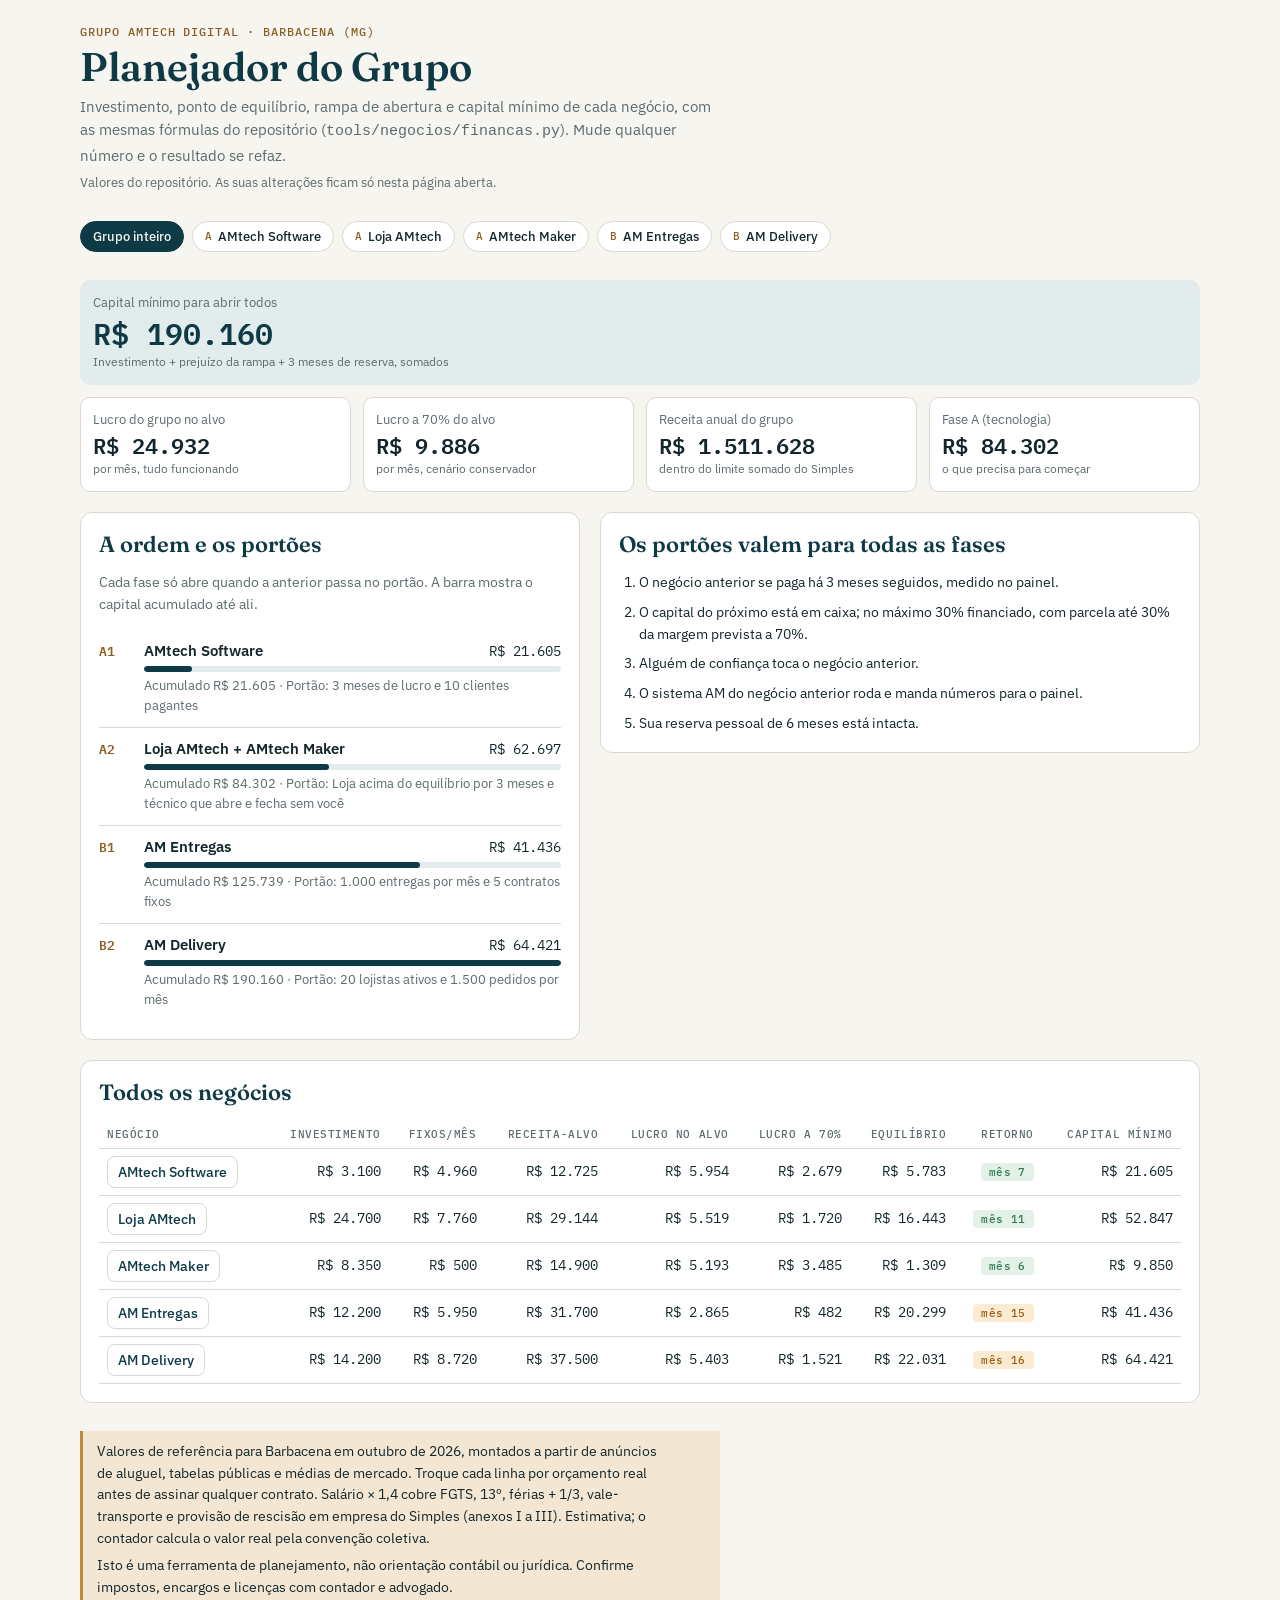
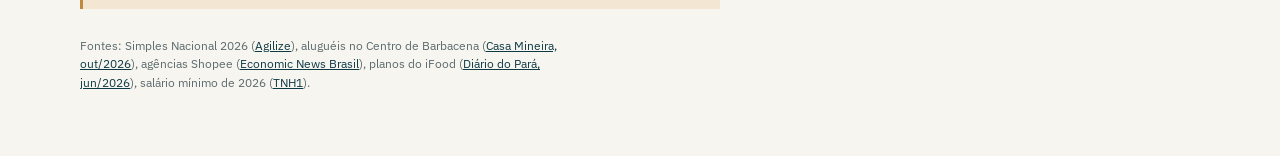
<file: docs/negocios/planejador.html>
<!doctype html>
<html lang="pt-BR">
<head>
<meta charset="utf-8">
<meta name="viewport" content="width=device-width,initial-scale=1,viewport-fit=cover">
<!-- Arquivo GERADO por tools/negocios/gerar.py. Edite o template ou data/negocios.json. -->
</head>
<body>
<title>Planejador do Grupo</title>
<meta name="claude:viewport-fit-sides" content="cover">
<link rel="preconnect" href="https://fonts.googleapis.com">
<link rel="stylesheet" href="https://fonts.googleapis.com/css2?family=IBM+Plex+Sans:wght@400;500;600&family=IBM+Plex+Mono:wght@400;500&family=Fraunces:opsz,wght@9..144,600&display=swap">
<style>
/* Layout: seletor de negócio no topo; visão do grupo (ordem, portões, capital acumulado) ou de um negócio (premissas editáveis à esquerda, resultado e curva de caixa à direita, depois as tabelas). Tokens do Aura Design System. */
:root{
  --paper:#F7F5F0; --surface:#FFFFFF; --ink:#13262B; --muted:#5B6B6E; --line:#DCD8CE;
  --aura:#0E3A45; --on-aura:#F7F5F0; --gold:#C08A3E; --gold-ink:#8A5E22; --aura-tint:#E2ECEC; --gold-tint:#F3E7D3;
  --ok:#2F7A4F; --ok-tint:#E3F1E8; --warn:#9A5B12; --warn-tint:#FBEBD2; --bad:#A33A3A; --bad-tint:#F8E3E3;
  --display:"Fraunces",Georgia,serif; --sans:"IBM Plex Sans",system-ui,sans-serif; --mono:"IBM Plex Mono",ui-monospace,monospace;
}
@media (prefers-color-scheme:dark){:root:not([data-theme="light"]){
  --paper:#0B1A1E; --surface:#112429; --ink:#E9EEEC; --muted:#9AAEB0; --line:#24414A;
  --aura:#7FC4C9; --on-aura:#0B1A1E; --gold:#D9A85E; --gold-ink:#E3B877; --aura-tint:#163238; --gold-tint:#3A2D18;
  --ok:#7CCB9A; --ok-tint:#16301F; --warn:#E8B46A; --warn-tint:#3A2A12; --bad:#EE9A9A; --bad-tint:#3A1C1C; color-scheme:dark}}
:root[data-theme="dark"]{
  --paper:#0B1A1E; --surface:#112429; --ink:#E9EEEC; --muted:#9AAEB0; --line:#24414A;
  --aura:#7FC4C9; --on-aura:#0B1A1E; --gold:#D9A85E; --gold-ink:#E3B877; --aura-tint:#163238; --gold-tint:#3A2D18;
  --ok:#7CCB9A; --ok-tint:#16301F; --warn:#E8B46A; --warn-tint:#3A2A12; --bad:#EE9A9A; --bad-tint:#3A1C1C; color-scheme:dark}
*{box-sizing:border-box}
[hidden]{display:none!important}
body{margin:0;background:var(--paper);color:var(--ink);font:400 15px/1.55 var(--sans);
  padding-left:max(16px,env(safe-area-inset-left,0px));padding-right:max(16px,env(safe-area-inset-right,0px));padding-block:24px 64px}
.wrap{max-width:1120px;margin:0 auto;display:flex;flex-direction:column;gap:28px}
#vGroup,#vBiz{width:100%;min-width:0}
header{display:flex;flex-direction:column;gap:6px}
.eyebrow{font:500 12px var(--mono);letter-spacing:.08em;text-transform:uppercase;color:var(--gold-ink)}
h1{margin:0;font:600 clamp(28px,6vw,40px)/1.1 var(--display);color:var(--aura);text-wrap:balance}
h2{margin:0;font:600 22px/1.25 var(--display);color:var(--aura);text-wrap:balance}
h3{margin:0;font:600 15px/1.3 var(--sans)}
p{margin:0;max-width:72ch}
.lede{color:var(--muted)}
.status{font-size:13px;color:var(--muted)}
.chips{display:flex;flex-wrap:wrap;gap:8px}
.chip{font:500 13px var(--sans);padding:6px 12px;border-radius:999px;border:1px solid var(--line);background:var(--surface);color:var(--ink);cursor:pointer;display:inline-flex;gap:6px;align-items:center}
.chip .cl{font:500 11px var(--mono);color:var(--gold-ink)}
.chip[aria-pressed="true"]{background:var(--aura);border-color:var(--aura);color:var(--on-aura)}
.chip[aria-pressed="true"] .cl{color:var(--on-aura)}
.chip .dot{width:7px;height:7px;border-radius:50%;background:var(--gold)}
.btn{font:600 14px var(--sans);padding:9px 16px;border-radius:8px;border:1px solid var(--line);cursor:pointer;min-height:40px;background:var(--surface);color:var(--aura)}
.btn:disabled{opacity:.5;cursor:not-allowed}
.btn:focus-visible,.chip:focus-visible,input:focus-visible{outline:2px solid var(--gold);outline-offset:2px}
.grid2{display:grid;grid-template-columns:minmax(0,5fr) minmax(0,6fr);gap:20px;align-items:start}
@media(max-width:860px){.grid2{grid-template-columns:minmax(0,1fr)}}
.card{background:var(--surface);border:1px solid var(--line);border-radius:12px;padding:18px;display:flex;flex-direction:column;gap:14px;min-width:0}
.kpis{display:grid;grid-template-columns:repeat(2,minmax(0,1fr));gap:12px}
.kpis.four{grid-template-columns:repeat(4,minmax(0,1fr))}
@media(max-width:760px){.kpis.four{grid-template-columns:repeat(2,minmax(0,1fr))}}
.kpi{border:1px solid var(--line);border-radius:10px;padding:12px;display:flex;flex-direction:column;gap:2px;min-width:0;background:var(--surface)}
.kpi .k{font-size:13px;color:var(--muted)}
.kpi .v{font:600 22px/1.2 var(--mono);font-variant-numeric:tabular-nums;overflow-wrap:anywhere}
.kpi .s{font-size:12px;color:var(--muted)}
.kpi.hero{grid-column:1/-1;background:var(--aura-tint);border-color:transparent}
.kpi.hero .v{font-size:30px;color:var(--aura)}
.v.neg{color:var(--bad)}
.pill{display:inline-block;font:500 11px var(--mono);letter-spacing:.04em;padding:2px 8px;border-radius:4px;white-space:nowrap}
.pill.ok{background:var(--ok-tint);color:var(--ok)} .pill.warn{background:var(--warn-tint);color:var(--warn)} .pill.bad{background:var(--bad-tint);color:var(--bad)}
.tbl{overflow-x:auto}
table{border-collapse:collapse;width:100%;font-size:14px}
th,td{padding:7px 8px;border-bottom:1px solid var(--line);text-align:right;vertical-align:middle}
th{font:500 11px var(--mono);letter-spacing:.05em;text-transform:uppercase;color:var(--muted);white-space:nowrap}
td:first-child,th:first-child{text-align:left}
td{font-variant-numeric:tabular-nums}
td.num{font-family:var(--mono);white-space:nowrap}
tr.total td{font-weight:600;border-bottom:0}
table.edit{min-width:560px}
table.group{min-width:900px}
td input{font:400 14px var(--mono);font-variant-numeric:tabular-nums;padding:5px 6px;border-radius:6px;border:1px solid var(--line);background:var(--paper);color:var(--ink);width:7.5em;text-align:right;min-height:34px}
td input.short{width:5em}
.fields{display:grid;grid-template-columns:repeat(2,minmax(0,1fr));gap:12px}
.f{display:flex;flex-direction:column;gap:4px}
.f label{font:500 13px var(--sans)}
.f input{font:400 15px var(--mono);padding:8px 10px;border-radius:8px;border:1px solid var(--line);background:var(--paper);color:var(--ink);min-height:40px;width:100%}
.note{border-left:3px solid var(--gold);padding:10px 14px;background:var(--gold-tint);font-size:14px;max-width:80ch}
.note p+p{margin-top:6px}
.row{display:flex;flex-wrap:wrap;gap:10px;align-items:center}
.chart{position:relative}
.chart svg{display:block;width:100%;height:auto;overflow:visible}
.tip{position:absolute;pointer-events:none;background:var(--surface);border:1px solid var(--line);border-radius:8px;padding:6px 10px;font-size:12px;box-shadow:0 2px 10px rgba(0,0,0,.12);white-space:nowrap}
.tip b{font:600 13px var(--mono)}
.phase{display:grid;grid-template-columns:auto minmax(0,1fr) auto;gap:4px 14px;align-items:baseline;padding:10px 0;border-bottom:1px solid var(--line)}
.phase:last-child{border-bottom:0}
.phase .tag{font:600 13px var(--mono);color:var(--gold-ink);min-width:2.4em}
.phase .gate{grid-column:2/-1;font-size:13px;color:var(--muted)}
.bar{height:6px;border-radius:3px;background:var(--aura-tint);grid-column:2/-1;overflow:hidden}
.bar i{display:block;height:100%;background:var(--aura);border-radius:3px}
.src{font-size:12px;color:var(--muted)}
.src a{color:var(--aura)}
@media (prefers-reduced-motion:reduce){*{transition:none!important}}
</style>

<div class="wrap">
  <header>
    <div class="eyebrow">Grupo AMtech Digital · Barbacena (MG)</div>
    <h1>Planejador do Grupo</h1>
    <p class="lede">Investimento, ponto de equilíbrio, rampa de abertura e capital mínimo de cada negócio, com as mesmas fórmulas do repositório (<code>tools/negocios/financas.py</code>). Mude qualquer número e o resultado se refaz.</p>
    <p class="status" id="status">Carregando…</p>
  </header>

  <nav class="chips" id="chips" aria-label="Negócio"></nav>

  <section id="vGroup" class="wrap" style="gap:20px"></section>
  <section id="vBiz" class="wrap" style="gap:20px" hidden></section>

  <div class="note">
    <p id="aviso"></p>
    <p>Isto é uma ferramenta de planejamento, não orientação contábil ou jurídica. Confirme impostos, encargos e licenças com contador e advogado.</p>
  </div>
  <p class="src">Fontes: Simples Nacional 2026 (<a href="https://artigos.agilize.com.br/tabela-simples-nacional-anexos-aliquotas/" target="_blank" rel="noopener">Agilize</a>), aluguéis no Centro de Barbacena (<a href="https://www.casamineira.com.br/aluguel/imovel/centro_barbacena_mg" target="_blank" rel="noopener">Casa Mineira, out/2026</a>), agências Shopee (<a href="https://economicnewsbrasil.com.br/2026/09/16/agencias-shopee-quanto-pagam-pacote/" target="_blank" rel="noopener">Economic News Brasil</a>), planos do iFood (<a href="https://diariodopara.com.br/seu-bolso/veja-como-cadastrar-uma-loja-escolher-plano-e-calcular-taxas-no-ifood/" target="_blank" rel="noopener">Diário do Pará, jun/2026</a>), salário mínimo de 2026 (<a href="https://www.tnh1.com.br/noticia/nid/decreto-fixando-novo-valor-do-salario-minimo-de-2026-e-publicado-no-diario-oficial/" target="_blank" rel="noopener">TNH1</a>).</p>
</div>

<script>
const DADOS = {"premissas": {"data": "2026-10-21", "cidade": "Barbacena (MG), 129.757 habitantes (IBGE, estimativa)", "salario_minimo": 1621, "encargos": 1.4, "encargos_obs": "Salário × 1,4 cobre FGTS, 13º, férias + 1/3, vale-transporte e provisão de rescisão em empresa do Simples (anexos I a III). Estimativa; o contador calcula o valor real pela convenção coletiva.", "reserva_meses": 3, "rampa_meses": 6, "rampa_inicio": 0.35, "rampa_obs": "Rampa: no 1º mês o negócio fatura uma fração do alvo e cresce em linha reta até 100% no último mês da rampa. Os custos fixos são cheios desde o 1º mês.", "aviso": "Valores de referência para Barbacena em outubro de 2026, montados a partir de anúncios de aluguel, tabelas públicas e médias de mercado. Troque cada linha por orçamento real antes de assinar qualquer contrato.", "variavel_obs": "O custo variável de cada fonte já soma CMV (insumos pela ficha técnica), embalagem, taxa de cartão (média de 2,5%), comissão do app quando houver e 3% de perdas e quebras nos negócios de comida."}, "negocios": [{"id": "software", "nome": "AMtech Software (projetos, SaaS e plataformas)", "cluster": "A", "doc": "01-software-house.md", "rampa_meses": 9, "rampa_inicio": 0.25, "prolabore": 3600, "investimento": [{"item": "Abertura do CNPJ, inscrição municipal e alvará (via contador)", "valor": 1500}, {"item": "Certificado digital e-CNPJ A1", "valor": 220}, {"item": "Domínio, e-mail profissional e site (1º ano)", "valor": 480}, {"item": "Contrato padrão, termos e política de privacidade (revisão jurídica)", "valor": 900}], "fixos": [{"item": "Contador (serviços, Simples)", "valor": 400}, {"item": "Nuvem (Azure/VPS) dos SaaS em produção", "valor": 300}, {"item": "Ferramentas da empresa (repositórios, e-mail, monitoramento)", "valor": 200}, {"item": "API de nota fiscal (NFS-e)", "valor": 60}, {"item": "Marketing (anúncios locais e conteúdo)", "valor": 400}], "equipe": [], "fontes": [{"nome": "Sistemas sob encomenda", "qtd": 1, "ticket": 4500, "variavel": 0.1, "anexo": "III/V"}, {"nome": "Sites e lojas para pequenas empresas", "qtd": 2, "ticket": 1500, "variavel": 0.05, "anexo": "III/V"}, {"nome": "SaaS AM (assinaturas)", "qtd": 25, "ticket": 149, "variavel": 0.08, "anexo": "III/V"}, {"nome": "Manutenção e hospedagem mensal", "qtd": 6, "ticket": 250, "variavel": 0.1, "anexo": "III/V"}], "alertas": ["Pró-labore de R$ 3.600 mantém o Fator R em 28% ou mais e a empresa no Anexo III (6%). Sem ele, cai no Anexo V (15,5%). O pró-labore é seu: entra como custo, mas é a sua renda."]}, {"id": "loja", "nome": "Loja AMtech (assistência, peças sem estoque e ponto de retirada)", "cluster": "A", "doc": "02-assistencia-e-pecas.md", "rampa_meses": 8, "investimento": [{"item": "Caução e 1º aluguel (loja de 30 a 50 m², R$ 1.800)", "valor": 3600}, {"item": "Pintura, fachada e elétrica", "valor": 4000}, {"item": "Balcão e prateleiras numeradas para pacotes", "valor": 3500}, {"item": "Bancada e ferramentas (estação de retrabalho, solda, multímetro, fonte, ultrassom, kit ESD)", "valor": 4500}, {"item": "Computador do balcão, leitor de código de barras e impressora de etiquetas", "valor": 2500}, {"item": "Câmeras e alarme", "valor": 1200}, {"item": "Mostruário de giro rápido (cabos, carregadores, SSD, mouses)", "valor": 3000}, {"item": "Licenças, bombeiros (processo simplificado) e extintores", "valor": 2400}], "fixos": [{"item": "Aluguel", "valor": 1800}, {"item": "IPTU e taxas", "valor": 150}, {"item": "Energia", "valor": 300}, {"item": "Internet", "valor": 130}, {"item": "Contador (comércio + serviços)", "valor": 500}, {"item": "Marketing local (Google Perfil, anúncios, panfletos)", "valor": 400}, {"item": "Seguro do ponto e monitoramento", "valor": 220}, {"item": "Limpeza e consumo", "valor": 200}], "equipe": [{"cargo": "Técnico-atendente (abre a loja de segunda a sábado)", "salario": 2000, "qtd": 1}, {"cargo": "Auxiliar de meio período (sábado e horário de almoço)", "salario": 900, "qtd": 1}], "fontes": [{"nome": "Serviços técnicos (formatação, limpeza, reparo, upgrade)", "qtd": 70, "ticket": 160, "variavel": 0.12, "anexo": "III"}, {"nome": "Peças e acessórios sob encomenda (sem estoque)", "qtd": 60, "ticket": 220, "variavel": 0.78, "anexo": "I"}, {"nome": "Mostruário de giro rápido", "qtd": 80, "ticket": 45, "variavel": 0.62, "anexo": "I"}, {"nome": "Ponto de retirada Shopee (R$ 0,70 a 0,60 por pacote)", "qtd": 1200, "ticket": 0.62, "variavel": 0, "anexo": "III"}, {"nome": "Agência Mercado Livre (valor a confirmar na proposta)", "qtd": 800, "ticket": 0.5, "variavel": 0, "anexo": "III"}], "alertas": ["Os pacotes rendem pouco sozinhos (cerca de R$ 1.140 por mês aqui). O ganho real é o movimento: cada retirada é um cliente dentro da loja."]}, {"id": "produtos", "nome": "AMtech Maker (robótica e automação próprias, linha do Grupo AMtech)", "cluster": "A", "doc": "03-produtos-proprios.md", "rampa_meses": 12, "rampa_inicio": 0.2, "investimento": [{"item": "Impressora 3D e filamentos", "valor": 3500}, {"item": "Componentes para protótipos e primeiro lote", "valor": 3500}, {"item": "Fotos, embalagem e manual dos kits", "valor": 900}, {"item": "Registro de marca no INPI (uma classe)", "valor": 450}], "fixos": [{"item": "Marketing e conteúdo dos kits", "valor": 400}, {"item": "Loja virtual e anúncios em marketplaces", "valor": 100}], "equipe": [], "fontes": [{"nome": "Kits de robótica educacional sem rádio", "qtd": 20, "ticket": 290, "variavel": 0.55, "anexo": "II"}, {"nome": "Automação residencial (instalação com aparelhos homologados)", "qtd": 3, "ticket": 1200, "variavel": 0.6, "anexo": "III"}, {"nome": "Automação rural (irrigação, caixa d'água, sensores)", "qtd": 1, "ticket": 2500, "variavel": 0.62, "anexo": "III"}, {"nome": "Oficinas e kits para escolas", "qtd": 1, "ticket": 3000, "variavel": 0.5, "anexo": "III"}], "alertas": ["Roda dentro da Loja AMtech e do mesmo CNPJ: usa a bancada e o técnico dela. A mão de obra das instalações já está no custo variável (paga por serviço).", "Produto próprio com Wi-Fi ou Bluetooth só depois da homologação na Anatel; o orçamento sai com um organismo certificador."]}, {"id": "entregas", "nome": "AM Entregas (motofrete, carro e logística de marketplaces)", "cluster": "B", "doc": "05-logistica-e-entregas.md", "rampa_meses": 10, "rampa_inicio": 0.2, "investimento": [{"item": "Abertura do CNPJ de logística e licenças", "valor": 1800}, {"item": "Caução e 1º aluguel (sala de 25 m², base de despacho)", "valor": 2400}, {"item": "Baús e bags com a marca (10 unidades, em comodato)", "valor": 2500}, {"item": "Celular de despacho, impressora de etiquetas e móveis", "valor": 2500}, {"item": "Lançamento: visitas comerciais, adesivos, panfletos", "valor": 3000}], "fixos": [{"item": "Sala de despacho", "valor": 1200}, {"item": "Contador", "valor": 500}, {"item": "Nuvem, mapas e WhatsApp Business API (AM Gestão · Pedidos)", "valor": 450}, {"item": "Seguro de carga e responsabilidade civil", "valor": 300}, {"item": "Telefone e internet", "valor": 200}, {"item": "Marketing B2B", "valor": 500}], "equipe": [{"cargo": "Despachante (turno de 8h às 17h)", "salario": 2000, "qtd": 1}], "fontes": [{"nome": "Entregas avulsas para empresas (farmácias, laboratórios, autopeças, cartórios)", "qtd": 1200, "ticket": 10, "variavel": 0.7, "anexo": "III"}, {"nome": "Mercado Envios Flex para vendedores locais", "qtd": 900, "ticket": 11, "variavel": 0.56, "anexo": "III"}, {"nome": "Coleta nos vendedores e entrega nas agências", "qtd": 120, "ticket": 35, "variavel": 0.5, "anexo": "III"}, {"nome": "Rotas fixas por contrato (carro, mensal)", "qtd": 2, "ticket": 2800, "variavel": 0.72, "anexo": "III"}], "alertas": ["Entregadores MEI com rota, horário e uniforme impostos podem virar vínculo de emprego na Justiça do Trabalho. O contrato e a operação precisam ser desenhados com advogado."]}, {"id": "delivery", "nome": "AM Delivery (app de pedidos de várias empresas)", "cluster": "B", "doc": "06-delivery-multiempresas.md", "rampa_meses": 12, "rampa_inicio": 0.1, "investimento": [{"item": "Publicação nas lojas de apps (Apple e Google)", "valor": 700}, {"item": "Cupons de lançamento para os primeiros clientes", "valor": 8000}, {"item": "Equipe comercial de lançamento (2 meses de visitas)", "valor": 4000}, {"item": "Material dos lojistas (displays, adesivos, QR code)", "valor": 1500}], "fixos": [{"item": "Nuvem, mapas, notificações e SMS", "valor": 700}, {"item": "Marketing contínuo (anúncios, cupons, influenciadores locais)", "valor": 2500}, {"item": "Contador (incremental, mesmo CNPJ da AM Entregas)", "valor": 200}], "equipe": [{"cargo": "Suporte e despacho noturno (18h às 23h)", "salario": 1800, "qtd": 1}, {"cargo": "Comercial (cadastra e cuida dos lojistas)", "salario": 2000, "qtd": 1}], "fontes": [{"nome": "Comissão dos lojistas (8% do pedido; pagamento repassado à parte)", "qtd": 3000, "ticket": 4.4, "variavel": 0.05, "anexo": "III"}, {"nome": "Taxa de entrega paga pelo cliente", "qtd": 3000, "ticket": 7.5, "variavel": 0.85, "anexo": "III"}, {"nome": "Destaque pago no app (lojistas)", "qtd": 15, "ticket": 120, "variavel": 0, "anexo": "III"}], "alertas": ["3.000 pedidos por mês exige cerca de 40 lojistas ativos. Concorre com o iFood (12% a 23% de comissão), que já tem os clientes: o plano começa pelos restaurantes do grupo e pelos lojistas que pagam caro no iFood."]}]};
const ORDEM = [
  {fase:"A1", ids:["software"], portao:"3 meses de lucro e 10 clientes pagantes"},
  {fase:"A2", ids:["loja","produtos"], portao:"Loja acima do equilíbrio por 3 meses e técnico que abre e fecha sem você"},
  {fase:"B1", ids:["entregas"], portao:"1.000 entregas por mês e 5 contratos fixos"},
  {fase:"B2", ids:["delivery"], portao:"20 lojistas ativos e 1.500 pedidos por mês"}
];

/* ---------- motor (mesmas fórmulas de financas.py) ---------- */
const ANEXOS={
  I:[[180000,.04,0],[360000,.073,5940],[720000,.095,13860],[1800000,.107,22500],[3600000,.143,87300],[4800000,.19,378000]],
  II:[[180000,.045,0],[360000,.078,5940],[720000,.10,13860],[1800000,.112,22500],[3600000,.147,85500],[4800000,.30,720000]],
  III:[[180000,.06,0],[360000,.112,9360],[720000,.135,17640],[1800000,.16,35640],[3600000,.21,125640],[4800000,.33,648000]],
  V:[[180000,.155,0],[360000,.18,4500],[720000,.195,9900],[1800000,.205,17100],[3600000,.23,62100],[4800000,.305,540000]]
};
function aliq(anexo,rbt12){const t=ANEXOS[anexo];if(rbt12<=0)return t[0][1];for(const [lim,nom,ded] of t){if(rbt12<=lim)return (rbt12*nom-ded)/rbt12;}const [l,n,d]=t[t.length-1];return (rbt12*n-d)/rbt12;}
const P=DADOS.premissas;
const sum=a=>a.reduce((s,x)=>s+x,0);
function folha(n){return sum(n.equipe.map(e=>e.salario*(e.qtd??1)*P.encargos))+(n.prolabore||0);}
function fixos(n){return sum(n.fixos.map(f=>f.valor))+folha(n);}
function invest(n){return sum(n.investimento.map(i=>i.valor));}
function anexoDe(n,f,total){if(f.anexo!=="III/V")return f.anexo;const fs=sum(n.equipe.map(e=>e.salario*(e.qtd??1)))+(n.prolabore||0);return total>0&&fs/total>=0.28?"III":"V";}
function resultado(n,fator=1,rbt12=null){
  const rec=n.fontes.map(f=>f.qtd*f.ticket*fator);const total=sum(rec);const base=rbt12===null?total*12:rbt12;
  let imp=0,vari=0;const linhas=n.fontes.map((f,i)=>{const r=rec[i];const ax=anexoDe(n,f,total);const t=aliq(ax,base)*r;const v=f.variavel*r;imp+=t;vari+=v;return {fonte:f.nome,receita:r,variavel:v,imposto:t,anexo:ax,mc:r-v-t};});
  const mc=total-vari-imp;const fx=fixos(n);return {receita:total,variavel:vari,imposto:imp,mc,fixos:fx,lucro:mc-fx,linhas};
}
function pontoEq(n){const alvo=resultado(n).receita;if(alvo<=0)return null;let lo=0,hi=20;if(resultado(n,hi).lucro<0)return null;for(let i=0;i<80;i++){const m=(lo+hi)/2;if(resultado(n,m).lucro<0)lo=m;else hi=m;}return hi*alvo;}
function fatorMes(n,m){const R=n.rampa_meses??P.rampa_meses,I=n.rampa_inicio??P.rampa_inicio;if(R<=1||m>=R)return 1;return I+(1-I)*(m-1)/(R-1);}
function rampa(n,meses=36){let caixa=-invest(n);const hist=[];const out=[];const alvo=sum(n.fontes.map(f=>f.qtd*f.ticket));
  for(let m=1;m<=meses;m++){const fa=fatorMes(n,m);hist.push(alvo*fa);const j=hist.slice(-12);const rbt=sum(j)/j.length*12;const r=resultado(n,fa,rbt);caixa+=r.lucro;out.push({mes:m,fator:fa,receita:r.receita,lucro:r.lucro,caixa});}return out;}
function resumo(n){const r=resultado(n);const rp=rampa(n);const inv=invest(n);const pior=Math.min(-inv,...rp.map(x=>x.caixa));const ret=(rp.find(x=>x.caixa>=0)||{}).mes??null;
  const reserva=P.reserva_meses*fixos(n);const perdas=Math.max(0,-(pior+inv));const pe=pontoEq(n);
  return {...r,investimento:inv,mc_pct:r.receita?r.mc/r.receita:0,margem:r.receita?r.lucro/r.receita:0,lucro70:resultado(n,.7).lucro,pe,pe_pct:pe&&r.receita?pe/r.receita:null,pior,perdas,retorno:ret,reserva,capital:inv+perdas+reserva,rampa:rp};}

/* ---------- estado ---------- */
const ORIG=Object.fromEntries(DADOS.negocios.map(n=>[n.id,n]));
const clone=o=>JSON.parse(JSON.stringify(o));
let cen=Object.fromEntries(DADOS.negocios.map(n=>[n.id,clone(n)]));
let editados=new Set();
let atual=null; let db=null; let readOnly=false; const timers={};
const $=id=>document.getElementById(id);
const brl=(v,c=0)=>v===null||v===undefined?"não empata":(v<0?"−R$ ":"R$ ")+Math.abs(v).toLocaleString("pt-BR",{minimumFractionDigits:c,maximumFractionDigits:c});
const pct=v=>v===null?"—":(v*100).toLocaleString("pt-BR",{minimumFractionDigits:1,maximumFractionDigits:1})+"%";
const esc=s=>String(s).replace(/[&<>"]/g,c=>({"&":"&amp;","<":"&lt;",">":"&gt;",'"':"&quot;"}[c]));
const st=t=>$("status").textContent=t;
const CL={A:"A",B:"B",C:"C"};

function renderChips(){
  const b=[`<button class="chip" id="chip-grupo" aria-pressed="${atual===null}" data-id="">Grupo inteiro</button>`];
  for(const n of DADOS.negocios){b.push(`<button class="chip" id="chip-${n.id}" aria-pressed="${atual===n.id}" data-id="${n.id}"><span class="cl">${CL[n.cluster]}</span>${esc(curto(n))}${editados.has(n.id)?'<span class="dot" title="Com alterações suas"></span>':''}</button>`);}
  $("chips").innerHTML=b.join("");
}
function curto(n){return n.nome.split(" (")[0];}
$("chips").addEventListener("click",e=>{const b=e.target.closest(".chip");if(!b)return;abrir(b.dataset.id||null);});
function abrir(id){atual=id;try{localStorage.setItem("planejador-aba",id||"");}catch(e){}renderChips();if(id===null){$("vBiz").hidden=true;$("vGroup").hidden=false;renderGroup();}else{$("vGroup").hidden=true;$("vBiz").hidden=false;renderBiz();}}

/* ---------- visão do grupo ---------- */
function renderGroup(){
  const R=Object.fromEntries(DADOS.negocios.map(n=>[n.id,resumo(cen[n.id])]));
  const capTotal=sum(Object.values(R).map(r=>r.capital));const lucroTot=sum(Object.values(R).map(r=>r.lucro));const l70=sum(Object.values(R).map(r=>r.lucro70));const recAno=sum(Object.values(R).map(r=>r.receita))*12;
  let acc=0;const fases=ORDEM.map(o=>{const cap=sum(o.ids.map(i=>R[i].capital));acc+=cap;return {...o,cap,acc};});
  const linhas=DADOS.negocios.map(n=>{const r=R[n.id];const tag=r.retorno===null?'<span class="pill bad">sem retorno</span>':r.retorno<=12?`<span class="pill ok">mês ${r.retorno}</span>`:`<span class="pill warn">mês ${r.retorno}</span>`;
    return `<tr><td><button class="btn" style="min-height:32px;padding:4px 10px;font-weight:500" data-go="${n.id}">${esc(curto(n))}</button></td><td class="num">${brl(r.investimento)}</td><td class="num">${brl(r.fixos)}</td><td class="num">${brl(r.receita)}</td><td class="num">${brl(r.lucro)}</td><td class="num">${brl(r.lucro70)}</td><td class="num">${brl(r.pe)}</td><td>${tag}</td><td class="num">${brl(r.capital)}</td></tr>`;}).join("");
  $("vGroup").innerHTML=`
  <div class="kpis four">
    <div class="kpi hero"><span class="k">Capital mínimo para abrir todos</span><span class="v">${brl(capTotal)}</span><span class="s">Investimento + prejuízo da rampa + ${P.reserva_meses} meses de reserva, somados</span></div>
    <div class="kpi"><span class="k">Lucro do grupo no alvo</span><span class="v">${brl(lucroTot)}</span><span class="s">por mês, tudo funcionando</span></div>
    <div class="kpi"><span class="k">Lucro a 70% do alvo</span><span class="v${l70<0?' neg':''}">${brl(l70)}</span><span class="s">por mês, cenário conservador</span></div>
    <div class="kpi"><span class="k">Receita anual do grupo</span><span class="v">${brl(recAno)}</span><span class="s">${recAno>4800000?'<span class="pill warn">acima de R$ 4,8 mi somados</span>':'dentro do limite somado do Simples'}</span></div>
    <div class="kpi"><span class="k">Fase A (tecnologia)</span><span class="v">${brl(fases[0].cap+fases[1].cap)}</span><span class="s">o que precisa para começar</span></div>
  </div>
  <div class="grid2">
    <div class="card"><h2>A ordem e os portões</h2><p class="lede" style="font-size:14px">Cada fase só abre quando a anterior passa no portão. A barra mostra o capital acumulado até ali.</p>
      <div>${fases.map(f=>`<div class="phase"><span class="tag">${f.fase}</span><h3>${f.ids.map(i=>esc(curto(ORIG[i]))).join(" + ")}</h3><span class="num" style="font-family:var(--mono);font-size:14px">${brl(f.cap)}</span><div class="bar" aria-hidden="true"><i style="width:${(f.acc/capTotal*100).toFixed(1)}%"></i></div><span class="gate">Acumulado ${brl(f.acc)} · Portão: ${esc(f.portao)}</span></div>`).join("")}</div>
    </div>
    <div class="card"><h2>Os portões valem para todas as fases</h2>
      <ol style="margin:0;padding-left:20px;display:flex;flex-direction:column;gap:8px;font-size:14px">
        <li>O negócio anterior se paga há 3 meses seguidos, medido no painel.</li>
        <li>O capital do próximo está em caixa; no máximo 30% financiado, com parcela até 30% da margem prevista a 70%.</li>
        <li>Alguém de confiança toca o negócio anterior.</li>
        <li>O sistema AM do negócio anterior roda e manda números para o painel.</li>
        <li>Sua reserva pessoal de 6 meses está intacta.</li>
      </ol>
    </div>
  </div>
  <div class="card"><h2>Todos os negócios</h2>
    <div class="tbl"><table class="group"><thead><tr><th>Negócio</th><th>Investimento</th><th>Fixos/mês</th><th>Receita-alvo</th><th>Lucro no alvo</th><th>Lucro a 70%</th><th>Equilíbrio</th><th>Retorno</th><th>Capital mínimo</th></tr></thead><tbody>${linhas}</tbody></table></div>
  </div>`;
  $("vGroup").querySelectorAll("[data-go]").forEach(b=>b.addEventListener("click",()=>abrir(b.dataset.go)));
}

/* ---------- visão de um negócio ---------- */
function renderBiz(){
  const n=cen[atual];
  const linhaInv=n.investimento.map((x,i)=>`<tr><td>${esc(x.item)}</td><td><input id="inv-${i}" data-k="investimento.${i}.valor" type="number" min="0" step="100" value="${x.valor}" aria-label="${esc(x.item)}"></td></tr>`).join("");
  const linhaFix=n.fixos.map((x,i)=>`<tr><td>${esc(x.item)}</td><td><input id="fix-${i}" data-k="fixos.${i}.valor" type="number" min="0" step="50" value="${x.valor}" aria-label="${esc(x.item)}"></td></tr>`).join("");
  const linhaEq=n.equipe.map((e,i)=>`<tr><td>${esc(e.cargo)}</td><td><input id="eqs-${i}" data-k="equipe.${i}.salario" type="number" min="0" step="50" value="${e.salario}" aria-label="Salário: ${esc(e.cargo)}"></td><td><input class="short" id="eqq-${i}" data-k="equipe.${i}.qtd" type="number" min="0" step="1" value="${e.qtd??1}" aria-label="Quantidade: ${esc(e.cargo)}"></td><td class="num" id="eqc-${i}"></td></tr>`).join("");
  const linhaFt=n.fontes.map((f,i)=>`<tr><td>${esc(f.nome)}</td><td><input class="short" id="ftq-${i}" data-k="fontes.${i}.qtd" type="number" min="0" step="1" value="${f.qtd}" aria-label="Volume: ${esc(f.nome)}"></td><td><input id="ftt-${i}" data-k="fontes.${i}.ticket" type="number" min="0" step="0.01" value="${f.ticket}" aria-label="Preço: ${esc(f.nome)}"></td><td><input class="short" id="ftv-${i}" data-k="fontes.${i}.variavel" data-pct="1" type="number" min="0" max="99" step="0.5" value="${+(f.variavel*100).toFixed(2)}" aria-label="Custo variável %: ${esc(f.nome)}"></td><td class="num" id="ftr-${i}"></td><td class="num" id="ftm-${i}"></td></tr>`).join("");
  $("vBiz").innerHTML=`
  <div class="row" style="justify-content:space-between">
    <div style="display:flex;flex-direction:column;gap:4px;min-width:0"><span class="eyebrow">Frente ${n.cluster}</span><h2>${esc(n.nome)}</h2></div>
    <div class="row"><span class="status" id="saveSt"></span><button class="btn" id="resetBtn">Voltar aos valores do repositório</button></div>
  </div>
  ${(n.alertas||[]).map(a=>`<div class="note"><p>${esc(a)}</p></div>`).join("")}
  <div class="grid2">
    <div class="card"><h3>Rampa de abertura</h3>
      <div class="fields">
        <div class="f"><label for="rm">Meses até o alvo</label><input id="rm" data-k="rampa_meses" type="number" min="1" max="36" step="1" value="${n.rampa_meses??P.rampa_meses}"></div>
        <div class="f"><label for="ri">Ritmo no 1º mês (%)</label><input id="ri" data-k="rampa_inicio" data-pct="1" type="number" min="0" max="100" step="5" value="${Math.round((n.rampa_inicio??P.rampa_inicio)*100)}"></div>
        ${n.prolabore?`<div class="f"><label for="pl">Pró-labore (seu)</label><input id="pl" data-k="prolabore" type="number" min="0" step="100" value="${n.prolabore}"></div>`:""}
      </div>
      <div class="kpis" id="kpis"></div>
    </div>
    <div class="card"><h3>Caixa acumulado nos primeiros 24 meses</h3><p class="status">Começa negativo pelo investimento; o ponto em que cruza o zero é o retorno.</p><div class="chart" id="chart"></div></div>
  </div>
  <div class="card"><h3>Fontes de receita no alvo</h3><p class="status">Volume por mês, preço médio e custo variável (CMV, embalagem, cartão, comissão, entregador, perdas) em % da receita.</p>
    <div class="tbl"><table class="edit"><thead><tr><th>Fonte</th><th>Volume</th><th>Preço</th><th>Variável %</th><th>Receita</th><th>Margem</th></tr></thead><tbody>${linhaFt}<tr class="total"><td>Total</td><td></td><td></td><td></td><td class="num" id="ftrT"></td><td class="num" id="ftmT"></td></tr></tbody></table></div>
  </div>
  <div class="grid2">
    <div class="card"><h3>Investimento inicial</h3><div class="tbl"><table><tbody>${linhaInv}<tr class="total"><td>Total</td><td class="num" id="invT"></td></tr></tbody></table></div></div>
    <div class="card"><h3>Custos fixos por mês</h3><div class="tbl"><table><tbody>${linhaFix}<tr class="total"><td>Subtotal sem equipe</td><td class="num" id="fixT"></td></tr></tbody></table></div>
      ${n.equipe.length?`<div class="tbl"><table class="edit"><thead><tr><th>Equipe CLT</th><th>Salário</th><th>Qtd.</th><th>Custo × ${String(P.encargos).replace(".",",")}</th></tr></thead><tbody>${linhaEq}</tbody></table></div>`:'<p class="status">Sem funcionários neste cenário.</p>'}
    </div>
  </div>`;
  $("vBiz").querySelectorAll("input[data-k]").forEach(inp=>inp.addEventListener("input",onEdit));
  $("resetBtn").addEventListener("click",resetar);
  $("resetBtn").disabled=readOnly||!editados.has(atual);
  atualizar();
}
function onEdit(e){
  const inp=e.target;let v=parseFloat(inp.value);if(!isFinite(v)||v<0)return;
  if(inp.dataset.pct){v=Math.min(v,99)/100;}
  const path=inp.dataset.k.split(".");let o=cen[atual];for(let i=0;i<path.length-1;i++)o=o[path[i]];o[path[path.length-1]]=v;
  editados.add(atual);renderChips();$("resetBtn").disabled=readOnly;atualizar();agendarSalvar(atual);
}
function atualizar(){
  const n=cen[atual];const s=resumo(n);
  $("kpis").innerHTML=`
    <div class="kpi hero"><span class="k">Lucro por mês no alvo</span><span class="v${s.lucro<0?' neg':''}">${brl(s.lucro)}</span><span class="s">Margem ${pct(s.margem)} · a 70% do alvo: ${brl(s.lucro70)}</span></div>
    <div class="kpi"><span class="k">Ponto de equilíbrio</span><span class="v">${brl(s.pe)}</span><span class="s">${s.pe_pct?pct(s.pe_pct)+" da receita-alvo":"margem negativa"}</span></div>
    <div class="kpi"><span class="k">Retorno do investimento</span><span class="v">${s.retorno?"mês "+s.retorno:"após 36 meses"}</span><span class="s">pior caixa ${brl(s.pior)}</span></div>
    <div class="kpi"><span class="k">Capital mínimo</span><span class="v">${brl(s.capital)}</span><span class="s">${brl(s.investimento)} + rampa ${brl(s.perdas)} + reserva ${brl(s.reserva)}</span></div>
    <div class="kpi"><span class="k">Simples no alvo</span><span class="v">${brl(s.imposto)}</span><span class="s">${pct(s.receita?s.imposto/s.receita:0)} da receita · ${[...new Set(s.linhas.map(l=>"Anexo "+l.anexo))].join(", ")}</span></div>`;
  s.linhas.forEach((l,i)=>{$("ftr-"+i).textContent=brl(l.receita);$("ftm-"+i).textContent=brl(l.mc);});
  $("ftrT").textContent=brl(s.receita);$("ftmT").textContent=brl(s.mc)+" ("+pct(s.mc_pct)+")";
  $("invT").textContent=brl(s.investimento);$("fixT").textContent=brl(sum(n.fixos.map(f=>f.valor)));
  n.equipe.forEach((e,i)=>{$("eqc-"+i).textContent=brl(e.salario*(e.qtd??1)*P.encargos);});
  desenhar(s.rampa.slice(0,24));
}

/* ---------- curva de caixa ---------- */
function desenhar(pts){
  const W=560,H=240,L=64,Rm=14,T=14,B=30;const xs=m=>L+(m-1)/(pts.length-1)*(W-L-Rm);
  const vals=pts.map(p=>p.caixa);let lo=Math.min(0,...vals),hi=Math.max(0,...vals);if(hi===lo)hi=lo+1;
  const passo=nice((hi-lo)/4);lo=Math.floor(lo/passo)*passo;hi=Math.ceil(hi/passo)*passo;
  const ys=v=>T+(hi-v)/(hi-lo)*(H-T-B);
  const grid=[];for(let v=lo;v<=hi+1e-6;v+=passo){grid.push(`<line x1="${L}" x2="${W-Rm}" y1="${ys(v)}" y2="${ys(v)}" stroke="var(--line)" stroke-width="1"/><text x="${L-8}" y="${ys(v)+4}" text-anchor="end" font-size="11" fill="var(--muted)" font-family="var(--mono)">${abrev(v)}</text>`);}
  const xt=[1,6,12,18,24].filter(m=>m<=pts.length).map(m=>`<text x="${xs(m)}" y="${H-8}" text-anchor="middle" font-size="11" fill="var(--muted)" font-family="var(--mono)">mês ${m}</text>`).join("");
  const line=pts.map((p,i)=>(i?"L":"M")+xs(p.mes).toFixed(1)+" "+ys(p.caixa).toFixed(1)).join(" ");
  const area=line+` L${xs(pts[pts.length-1].mes).toFixed(1)} ${ys(0)} L${xs(1)} ${ys(0)} Z`;
  const ret=pts.find(p=>p.caixa>=0);const last=pts[pts.length-1];
  const minP=pts.reduce((a,b)=>b.caixa<a.caixa?b:a);
  $("chart").innerHTML=`<svg viewBox="0 0 ${W} ${H}" role="img" aria-label="Caixa acumulado mês a mês; pior ponto ${brl(minP.caixa)} no mês ${minP.mes}${ret?", retorno no mês "+ret.mes:""}.">
    ${grid.join("")}
    <line x1="${L}" x2="${W-Rm}" y1="${ys(0)}" y2="${ys(0)}" stroke="var(--muted)" stroke-width="1.5"/>
    <path d="${area}" fill="var(--aura-tint)" opacity=".9"/>
    <path d="${line}" fill="none" stroke="var(--aura)" stroke-width="2" stroke-linejoin="round"/>
    <circle cx="${xs(minP.mes)}" cy="${ys(minP.caixa)}" r="4" fill="var(--bad)" stroke="var(--surface)" stroke-width="2"/>
    ${ret?`<circle cx="${xs(ret.mes)}" cy="${ys(ret.caixa)}" r="4.5" fill="var(--ok)" stroke="var(--surface)" stroke-width="2"/>`:""}
    <circle cx="${xs(last.mes)}" cy="${ys(last.caixa)}" r="4" fill="var(--aura)" stroke="var(--surface)" stroke-width="2"/>
    ${xt}
    <line id="cross" x1="0" x2="0" y1="${T}" y2="${H-B}" stroke="var(--muted)" stroke-dasharray="3 3" visibility="hidden"/>
    <rect id="hit" x="${L}" y="${T}" width="${W-L-Rm}" height="${H-T-B}" fill="transparent"/>
  </svg><div class="tip" id="tip" hidden></div>`;
  const svg=$("chart").querySelector("svg"),tip=$("tip"),cross=$("cross");
  const mover=ev=>{const r=svg.getBoundingClientRect();const x=(ev.clientX-r.left)/r.width*W;let m=Math.round((x-L)/(W-L-Rm)*(pts.length-1))+1;m=Math.max(1,Math.min(pts.length,m));const p=pts[m-1];
    cross.setAttribute("x1",xs(m));cross.setAttribute("x2",xs(m));cross.setAttribute("visibility","visible");
    tip.hidden=false;tip.innerHTML=`Mês ${m} · ritmo ${pct(p.fator)}<br>Lucro do mês ${brl(p.lucro)}<br>Caixa <b>${brl(p.caixa)}</b>`;
    const px=xs(m)/W*r.width;tip.style.left=Math.min(Math.max(px-70,0),r.width-150)+"px";tip.style.top="0px";};
  svg.addEventListener("pointermove",mover);svg.addEventListener("pointerdown",mover);
  svg.addEventListener("pointerleave",()=>{tip.hidden=true;cross.setAttribute("visibility","hidden");});
}
function nice(x){const e=Math.pow(10,Math.floor(Math.log10(x)));const f=x/e;return (f<=1?1:f<=2?2:f<=2.5?2.5:f<=5?5:10)*e;}
function abrev(v){const a=Math.abs(v);const s=a>=1000?(a/1000).toLocaleString("pt-BR",{maximumFractionDigits:0})+" mil":a.toFixed(0);return (v<0?"−":"")+s;}

/* ---------- salvar ---------- */
function agendarSalvar(id){if(!db||readOnly)return;clearTimeout(timers[id]);$("saveSt")&&($("saveSt").textContent="Salvando…");timers[id]=setTimeout(async()=>{try{await db.collection("cenarios").doc(id).set({negocio:clone(cen[id]),salvo:Date.now()});delete timers[id];if(atual===id&&$("saveSt"))$("saveSt").textContent="Salvo";}catch(e){delete timers[id];if($("saveSt"))$("saveSt").textContent="Não foi possível salvar agora.";}},800);}
async function resetar(){const id=atual;clearTimeout(timers[id]);delete timers[id];cen[id]=clone(ORIG[id]);editados.delete(id);renderChips();renderBiz();if(db&&!readOnly){try{await db.collection("cenarios").doc(id).delete();}catch(e){$("saveSt").textContent="Não foi possível apagar a versão salva.";}}}

/* ---------- início ---------- */
$("aviso").textContent=P.aviso+" "+P.encargos_obs;
let aba="";try{aba=localStorage.getItem("planejador-aba")||"";}catch(e){}
if(location.hash&&ORIG[location.hash.slice(1)])aba=location.hash.slice(1);
abrir(ORIG[aba]?aba:null);
st("Valores do repositório. As suas alterações ficam só nesta página aberta.");
(async()=>{
  try{db=window.claude?await window.claude.use("db"):null;}catch(e){db=null;}
  try{const user=window.claude?await window.claude.use("user"):null;const can=user?await user.can("data.write"):null;if(can===false)readOnly=true;}catch(e){}
  if(!db)return;
  st(readOnly?"Somente leitura: você vê os cenários salvos, mas não altera.":"As suas alterações são salvas no artefato. Um ponto dourado marca o negócio com valores mudados.");
  db.collection("cenarios").onSnapshot(s=>{
    const vistos=new Set();
    s.docs.forEach(d=>{const v=d.data();if(ORIG[d.id]&&v&&v.negocio){vistos.add(d.id);if(!timers[d.id]||atual!==d.id){cen[d.id]=v.negocio;}editados.add(d.id);}});
    for(const id of [...editados]){if(!vistos.has(id)&&!timers[id]){editados.delete(id);cen[id]=clone(ORIG[id]);}}
    renderChips();const foco=document.activeElement&&document.activeElement.id;if(atual===null)renderGroup();else if(!foco||!$("vBiz").contains(document.activeElement))renderBiz();
  },()=>st("A conexão com o armazenamento caiu. Recarregue a página."));
})();
</script>

</body>
</html>
</file>
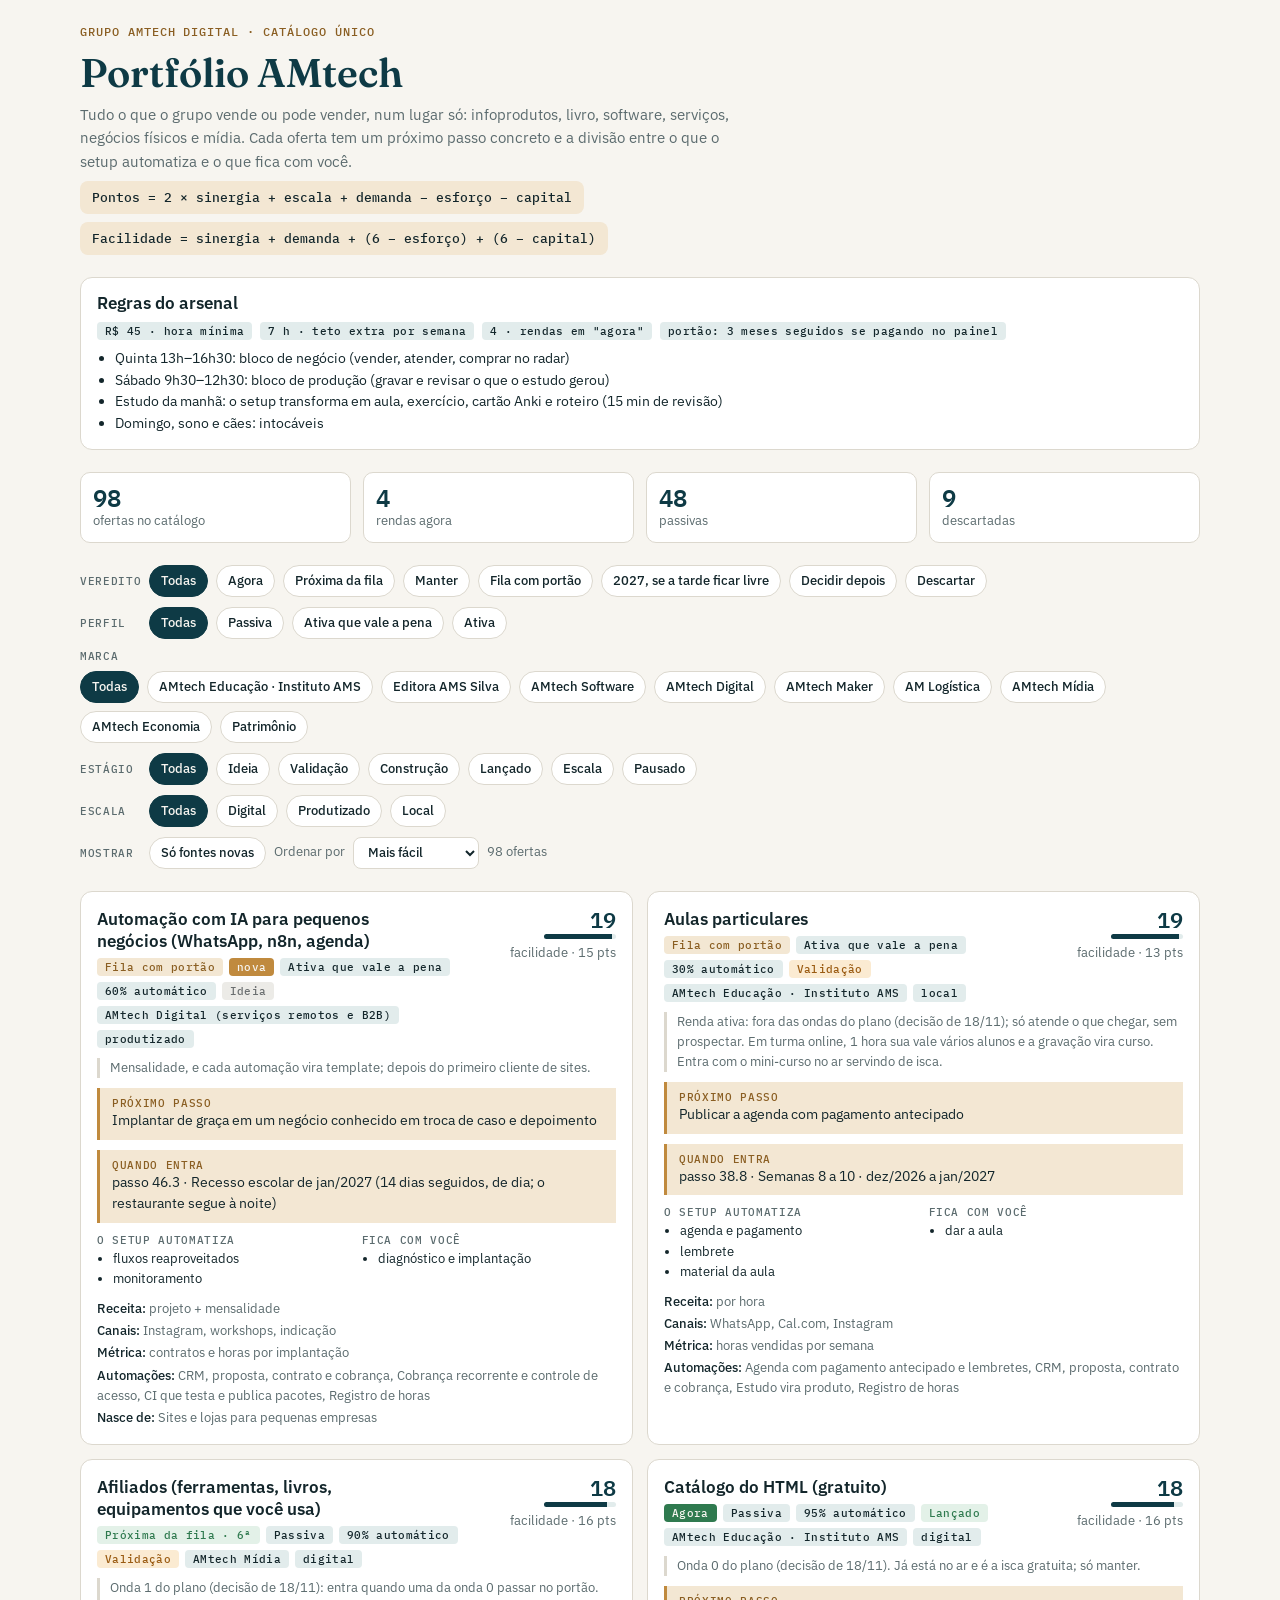
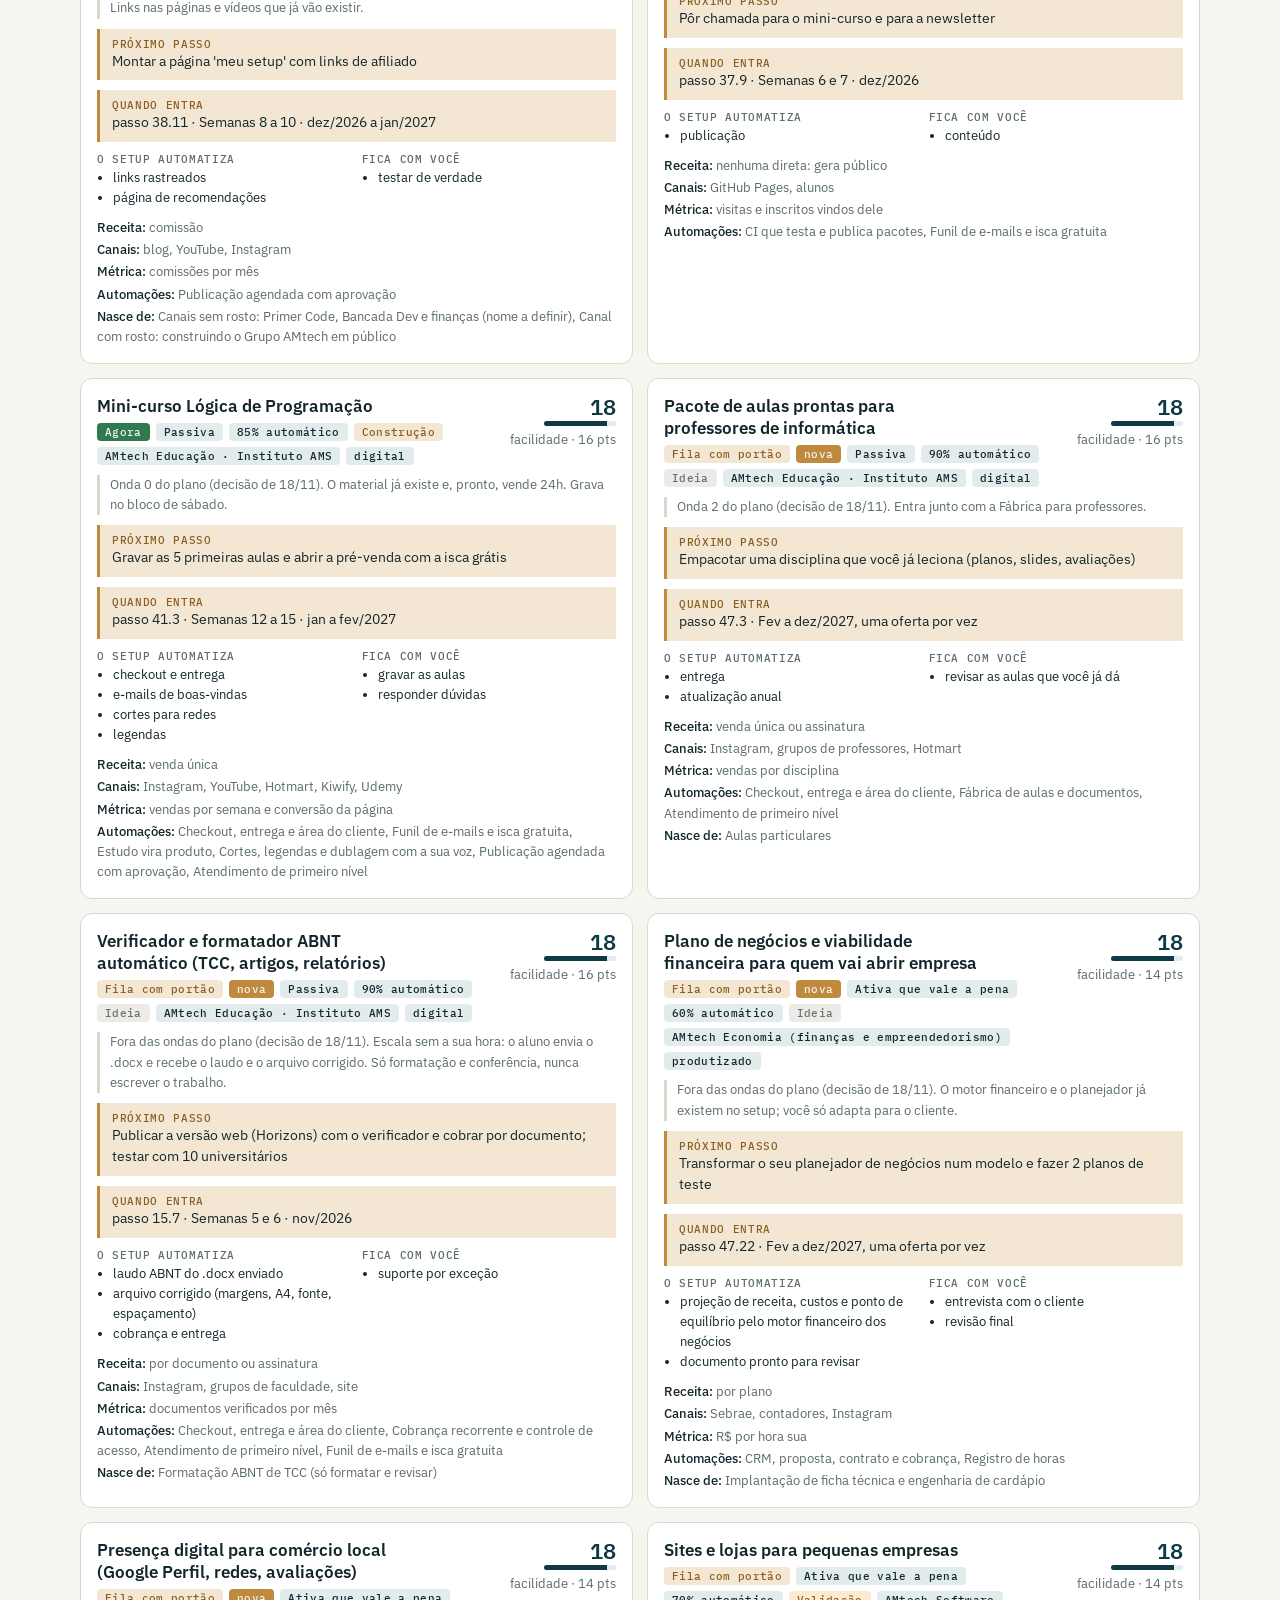
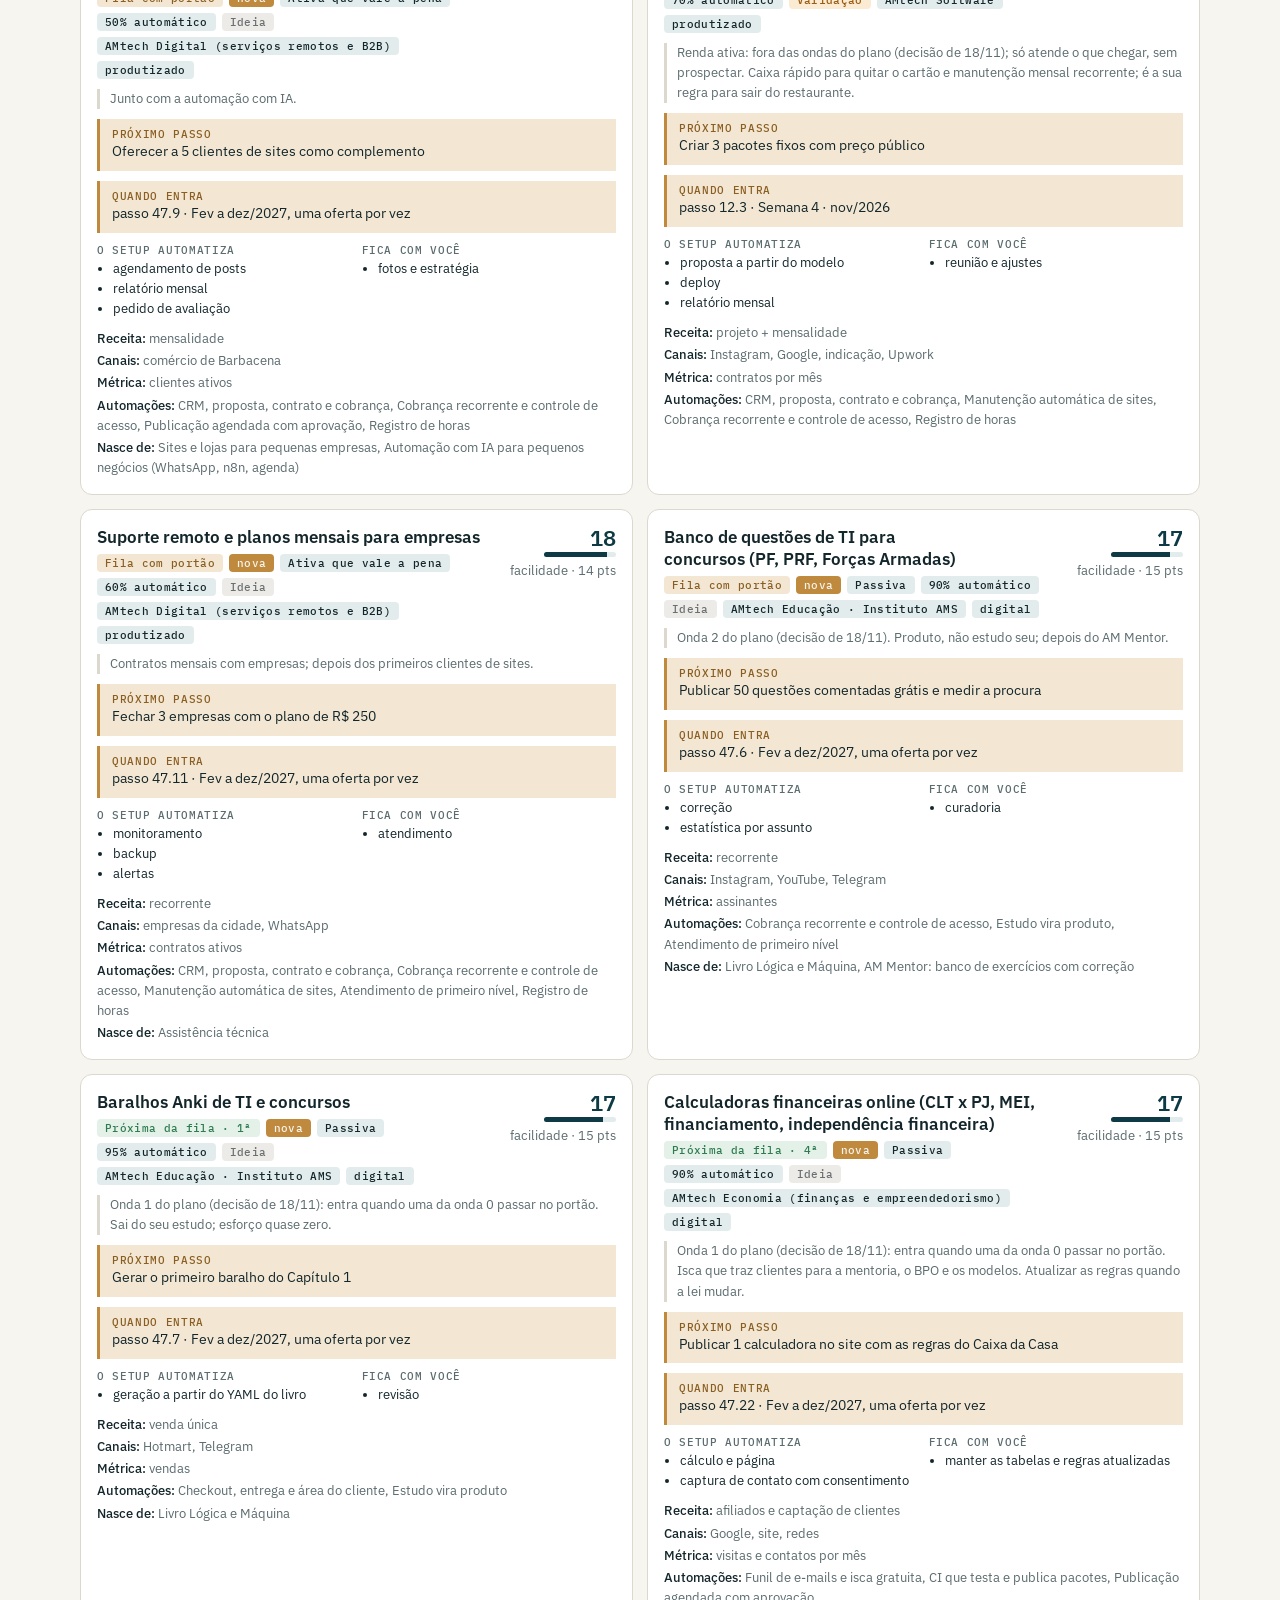
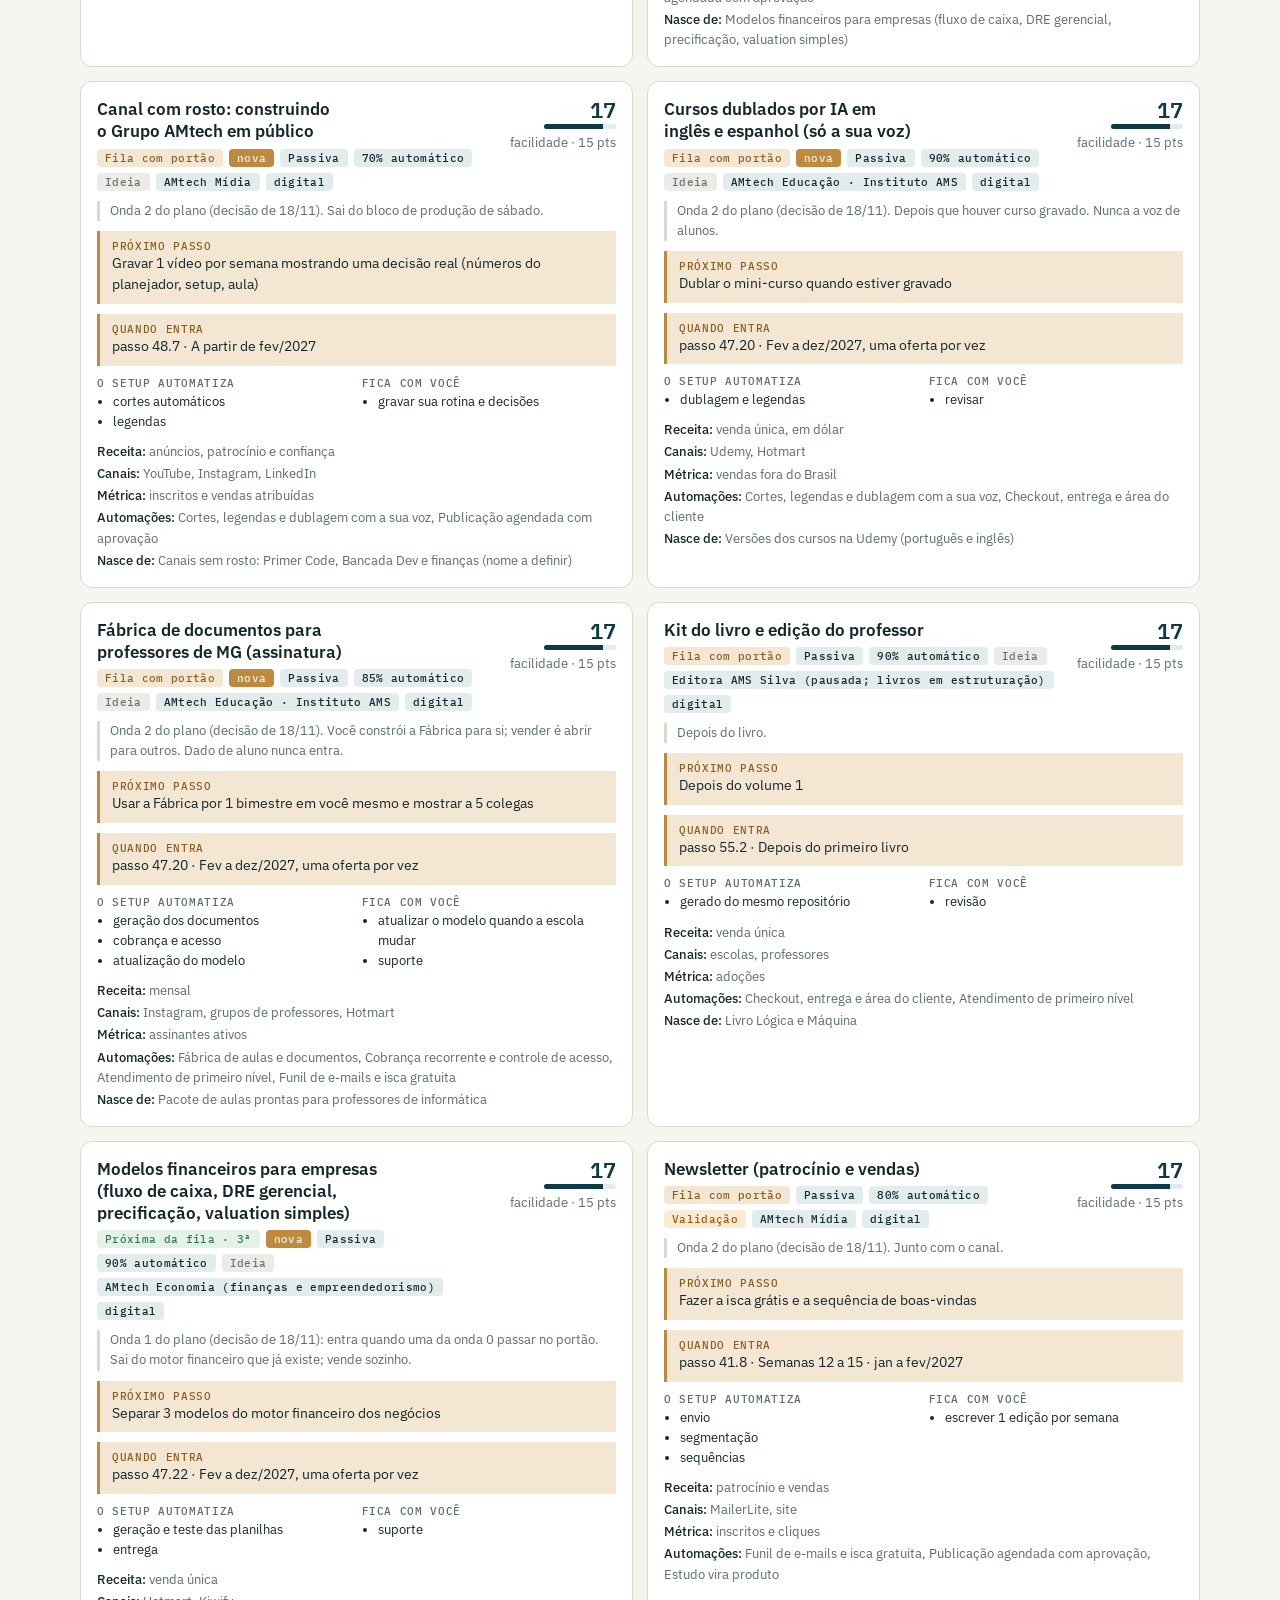
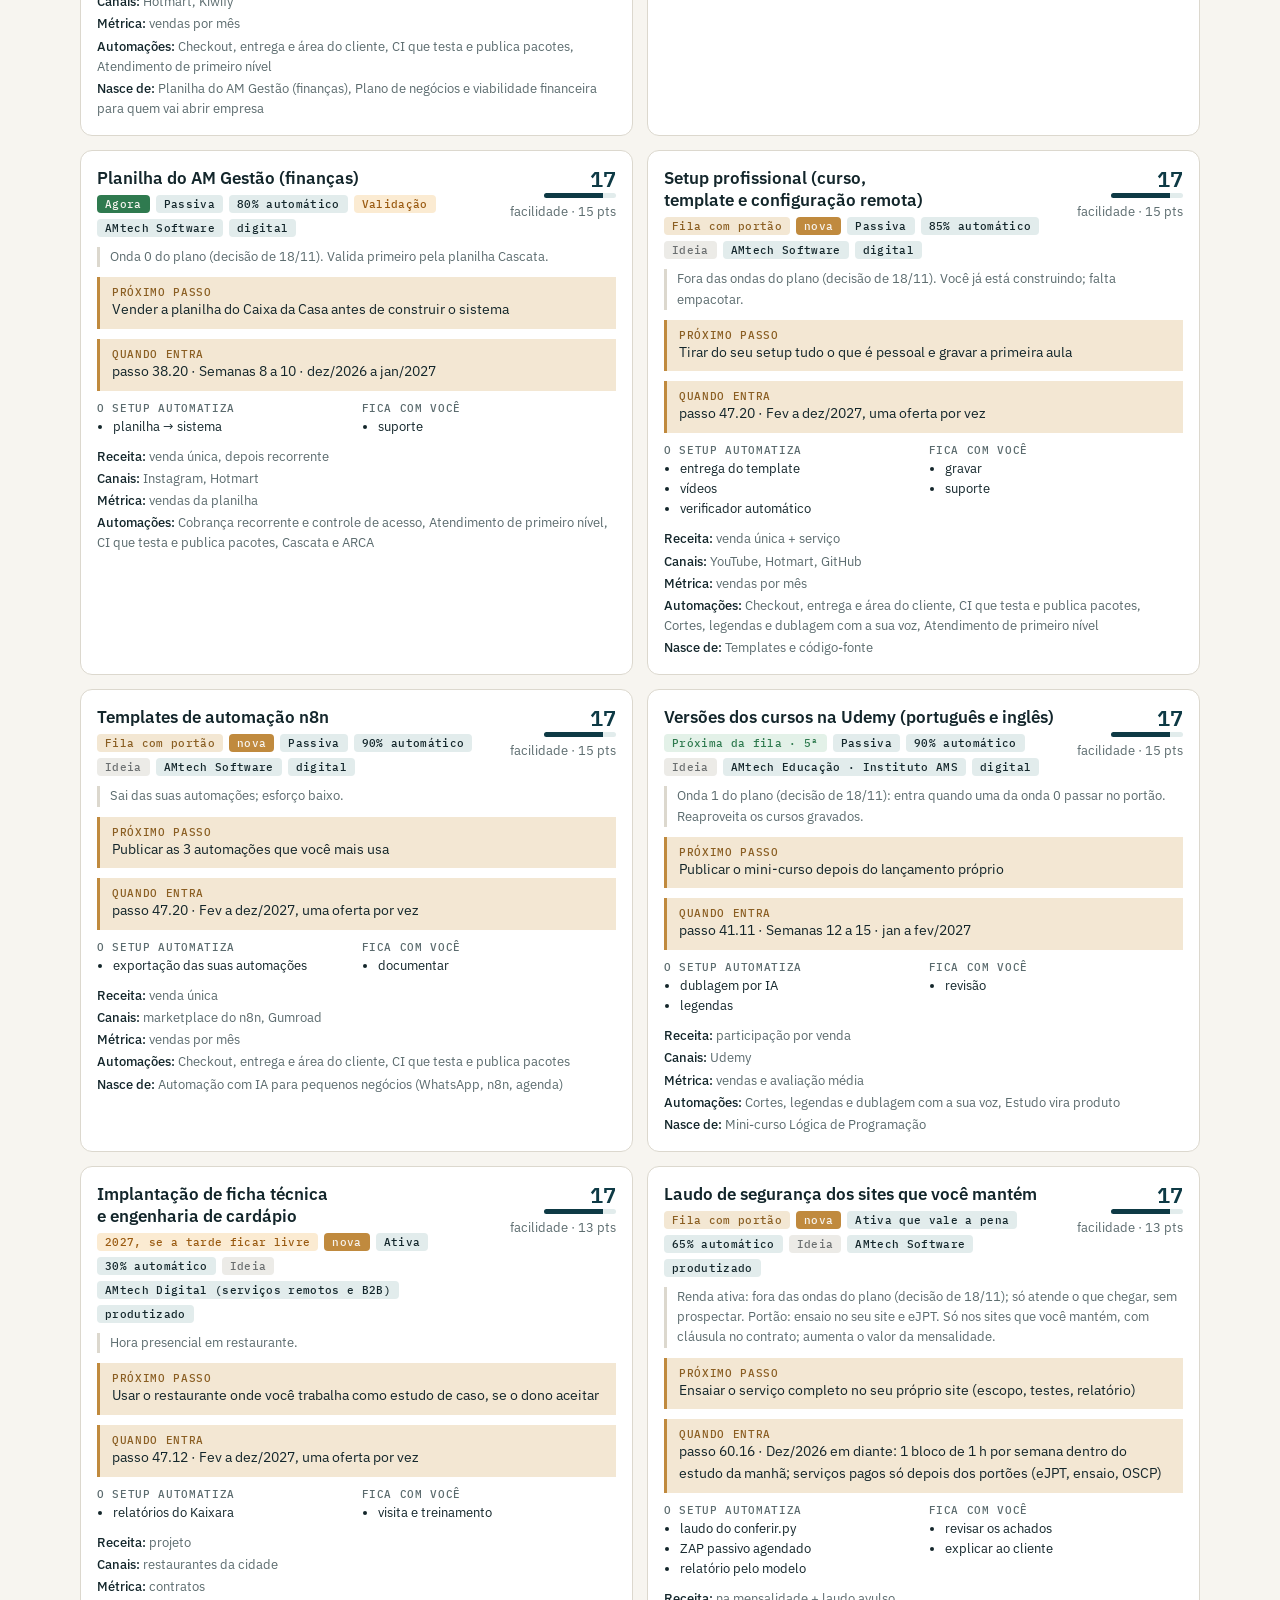
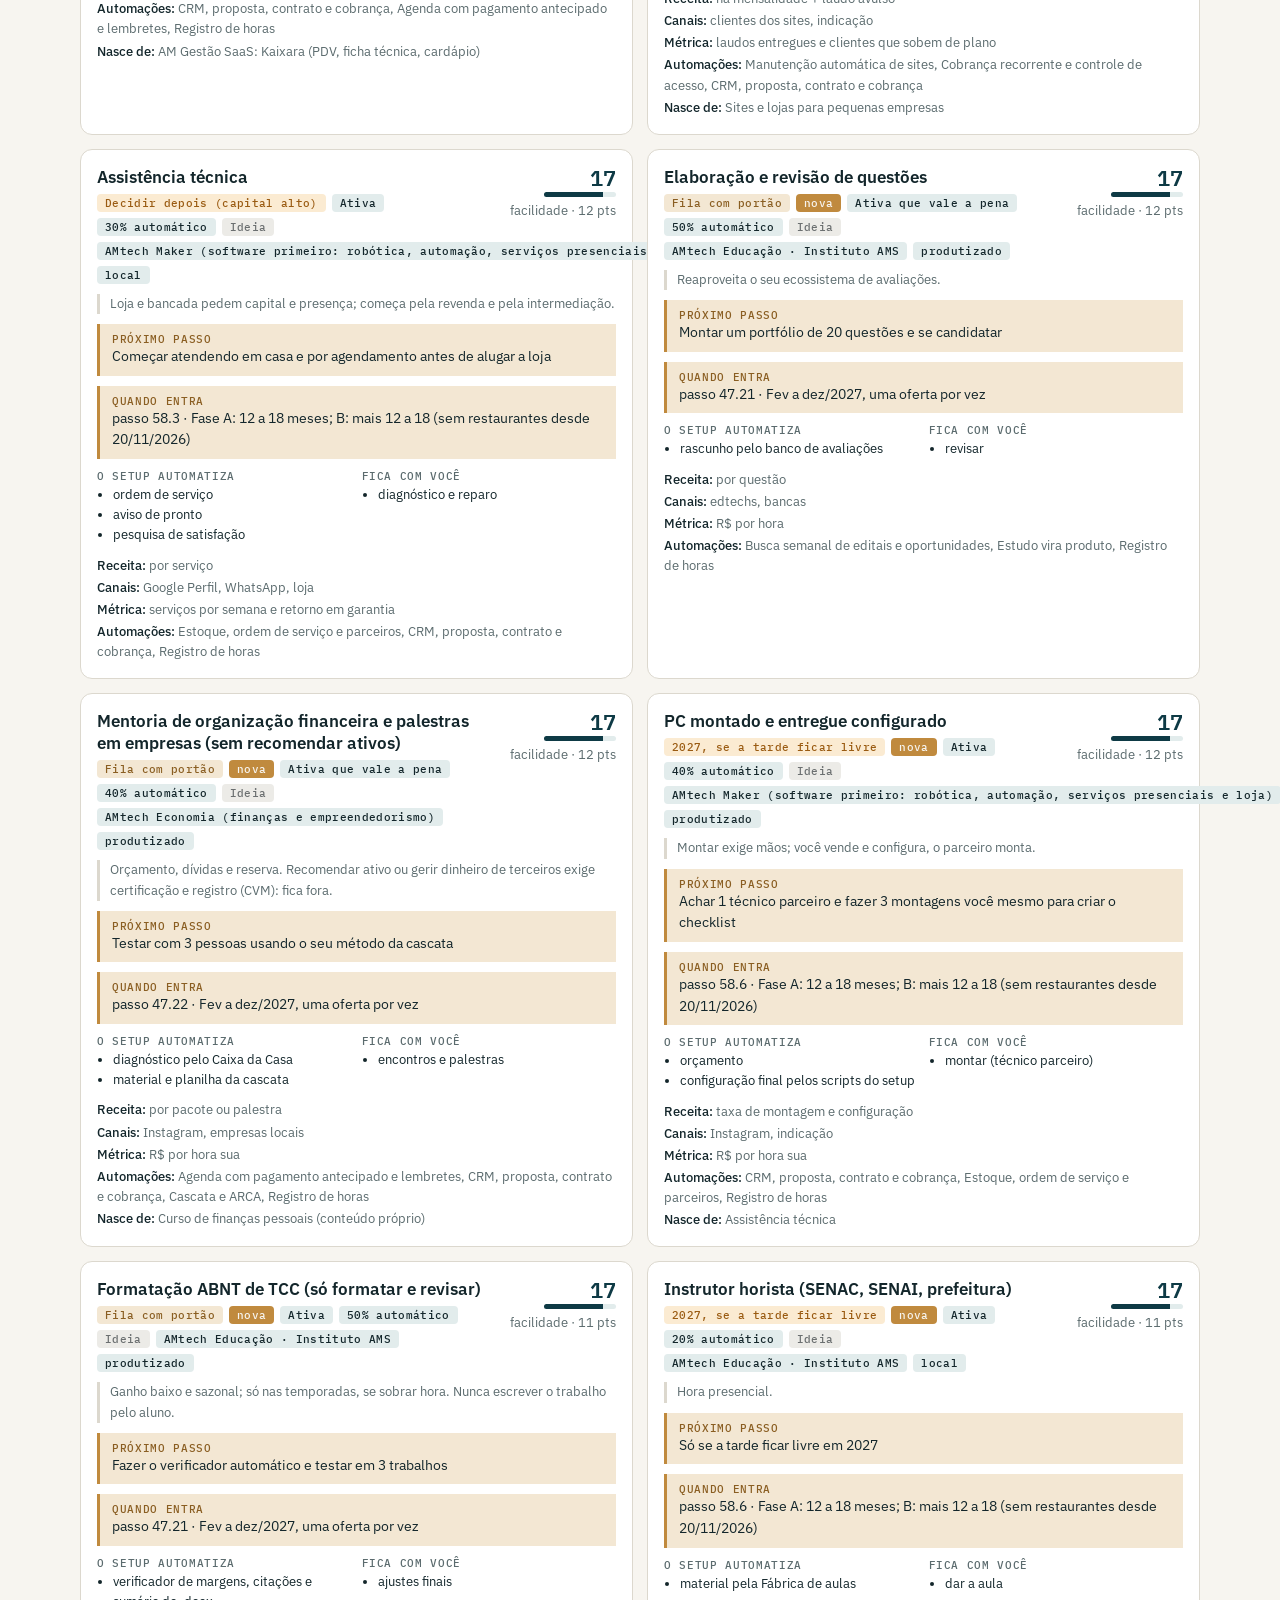
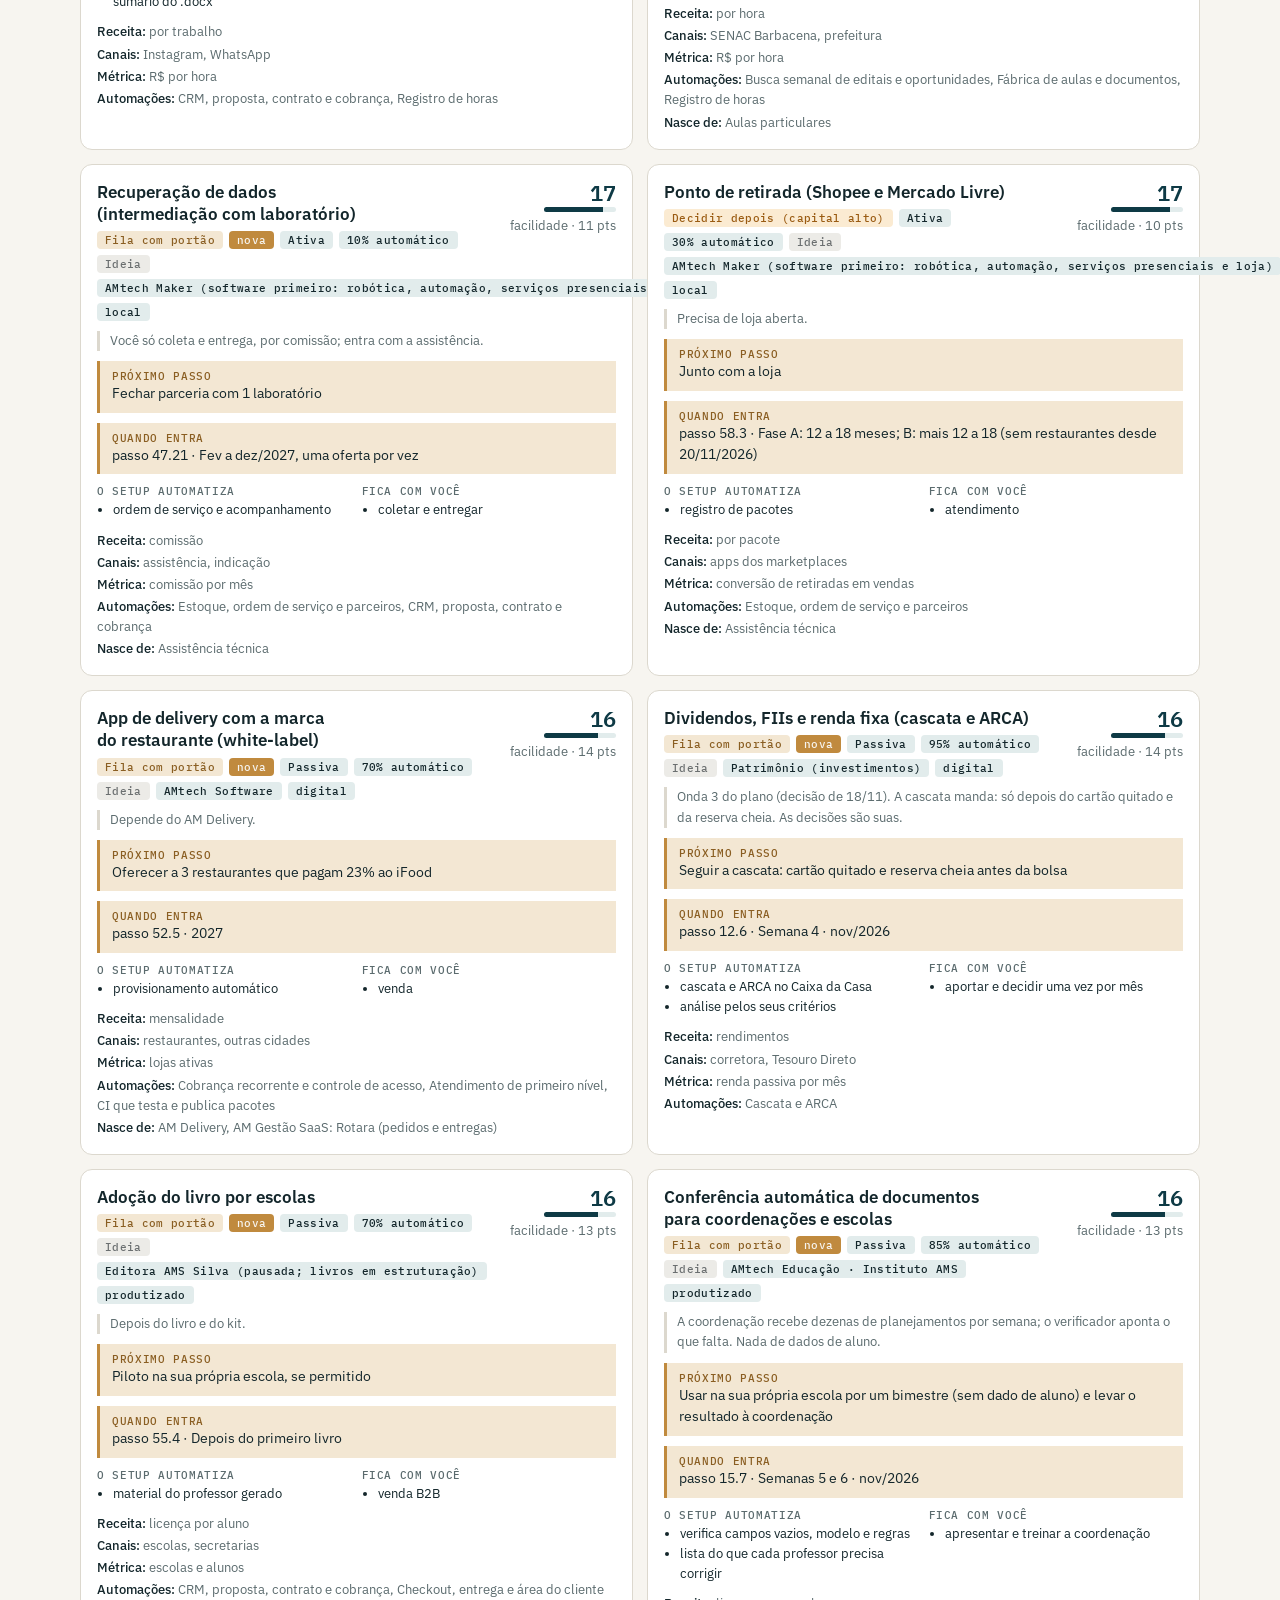
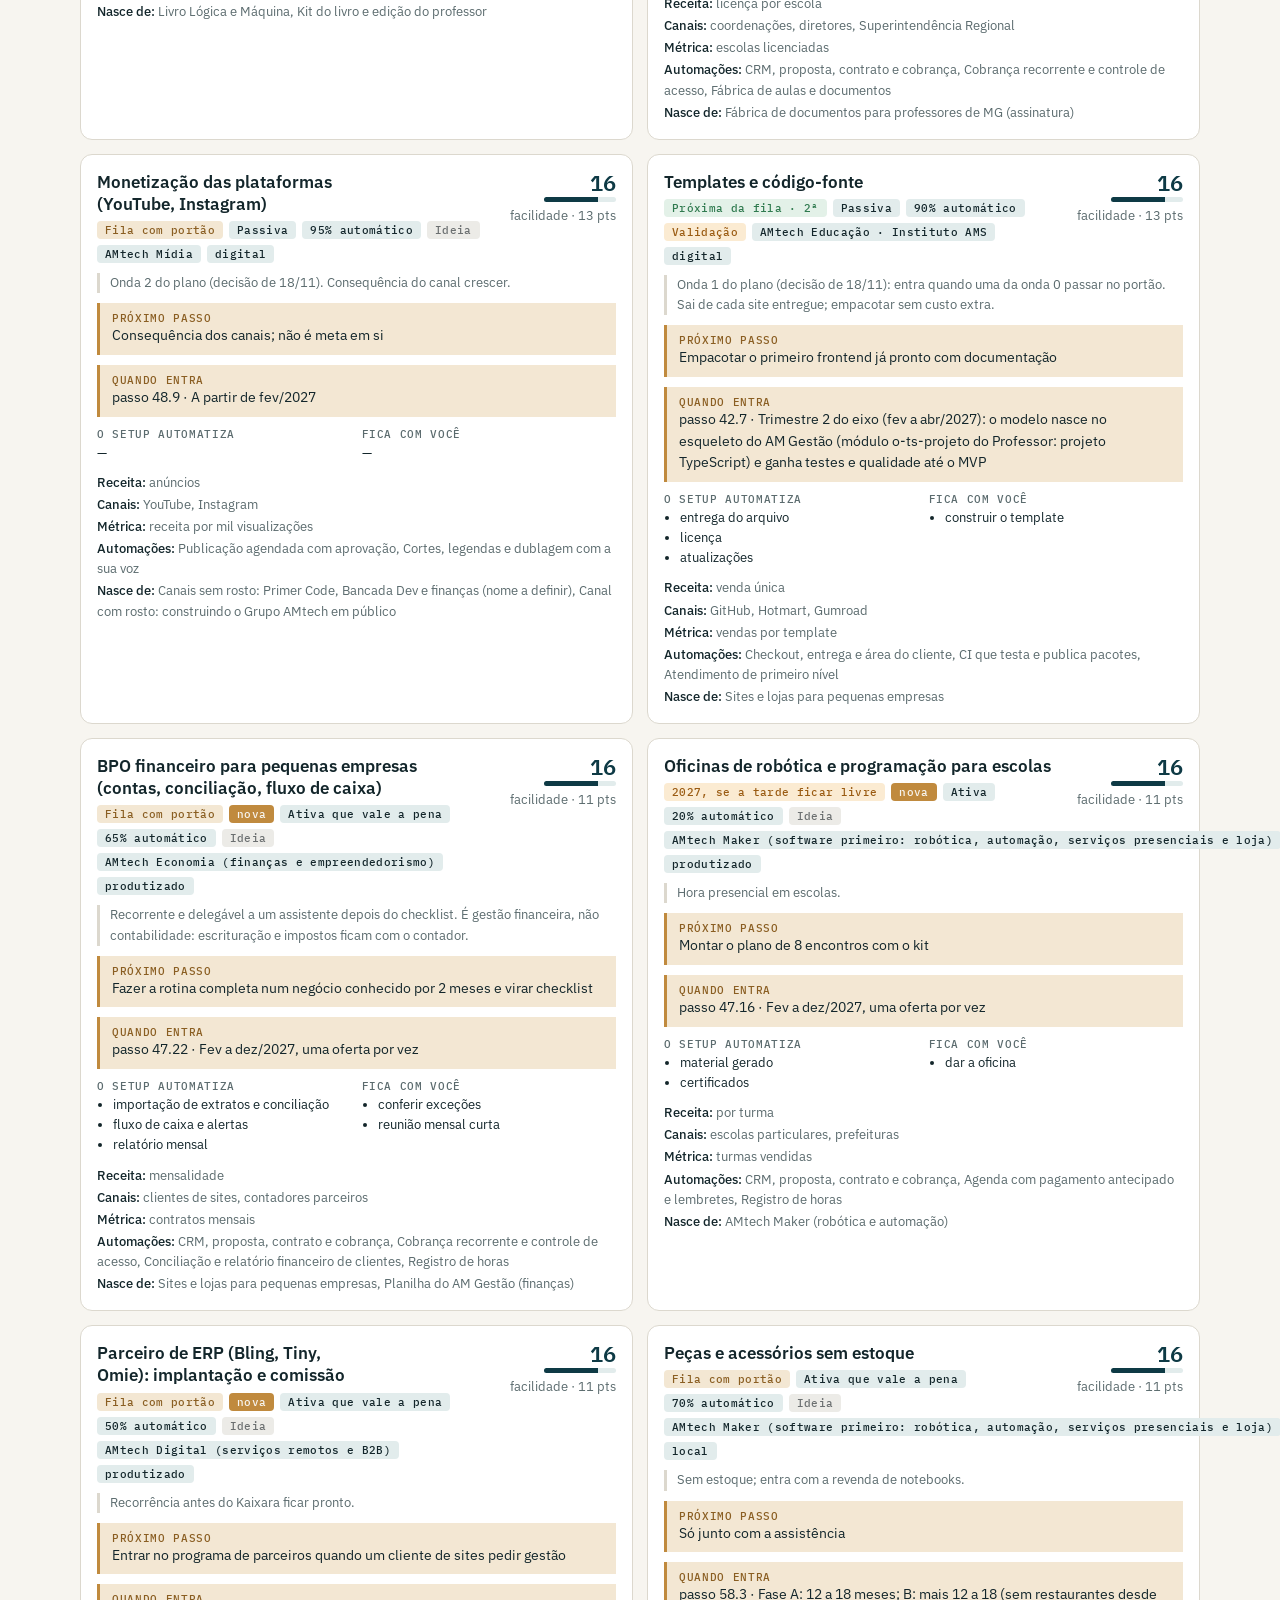
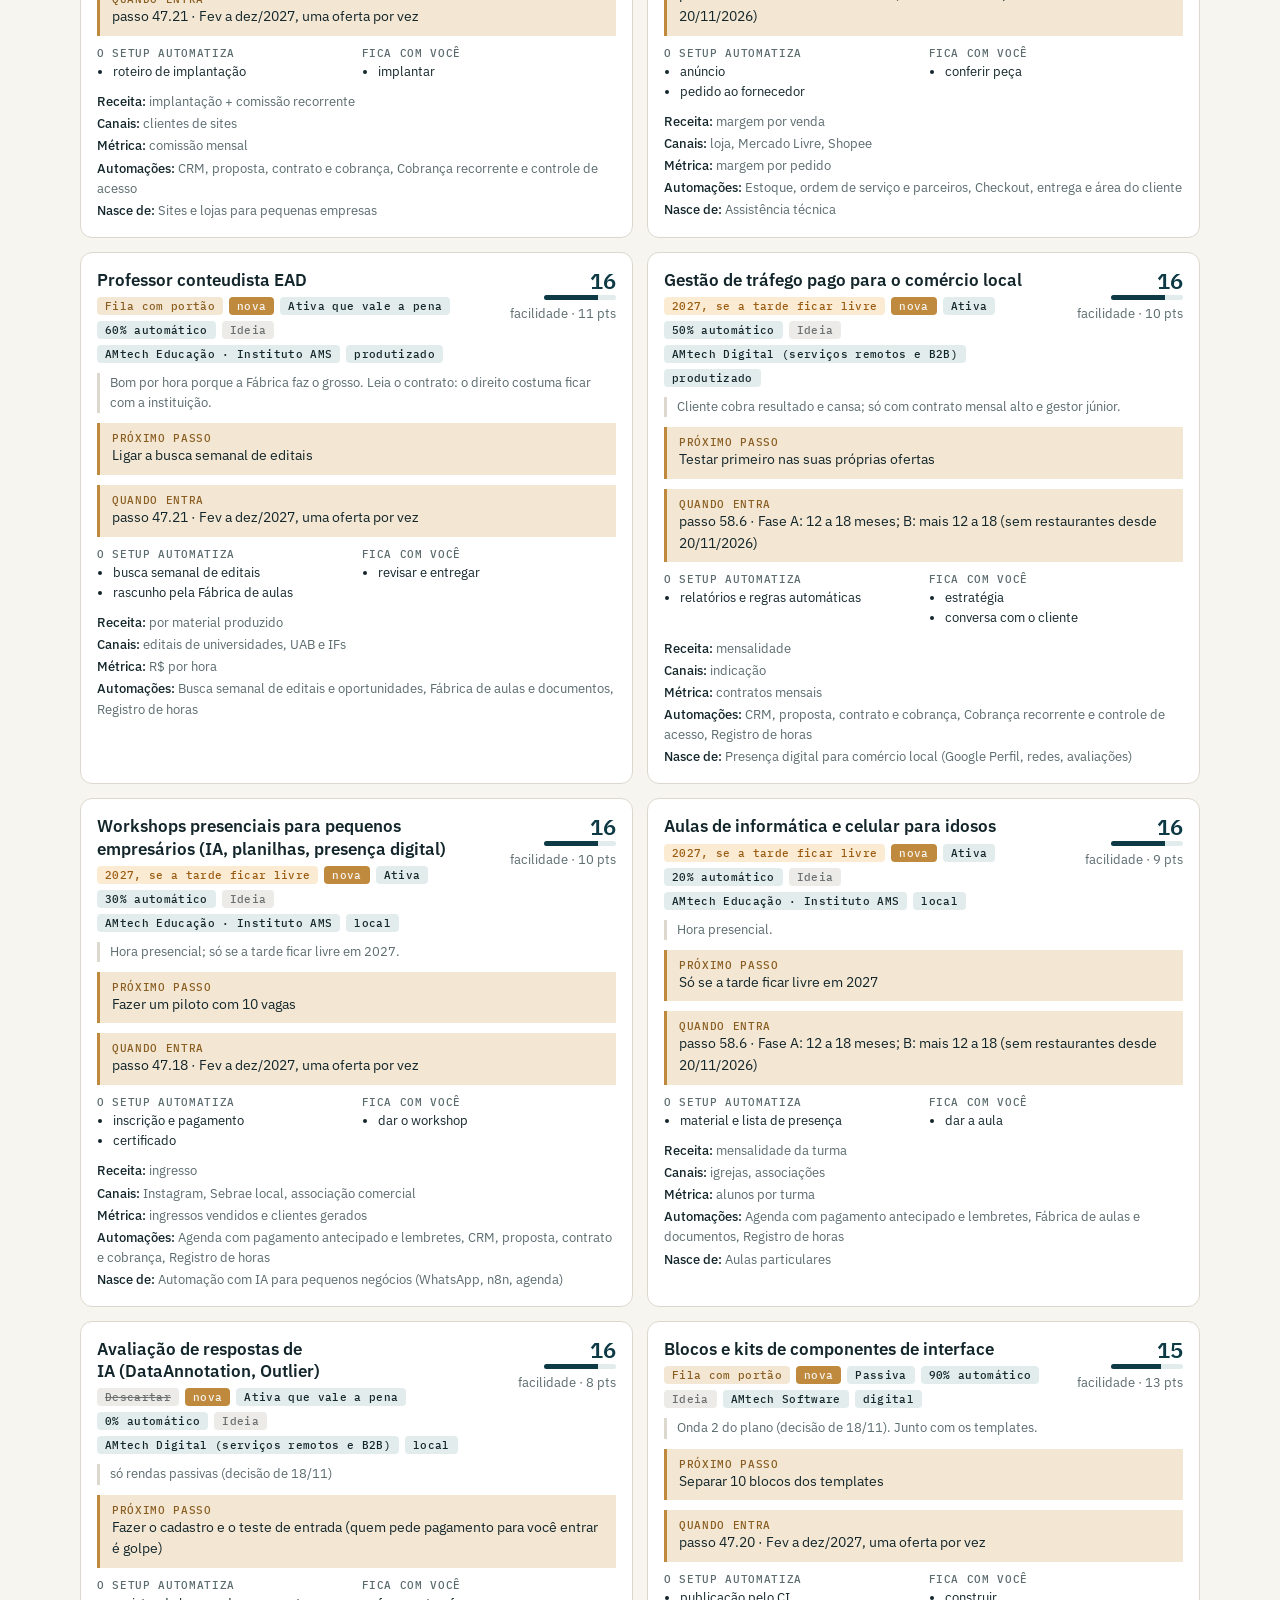
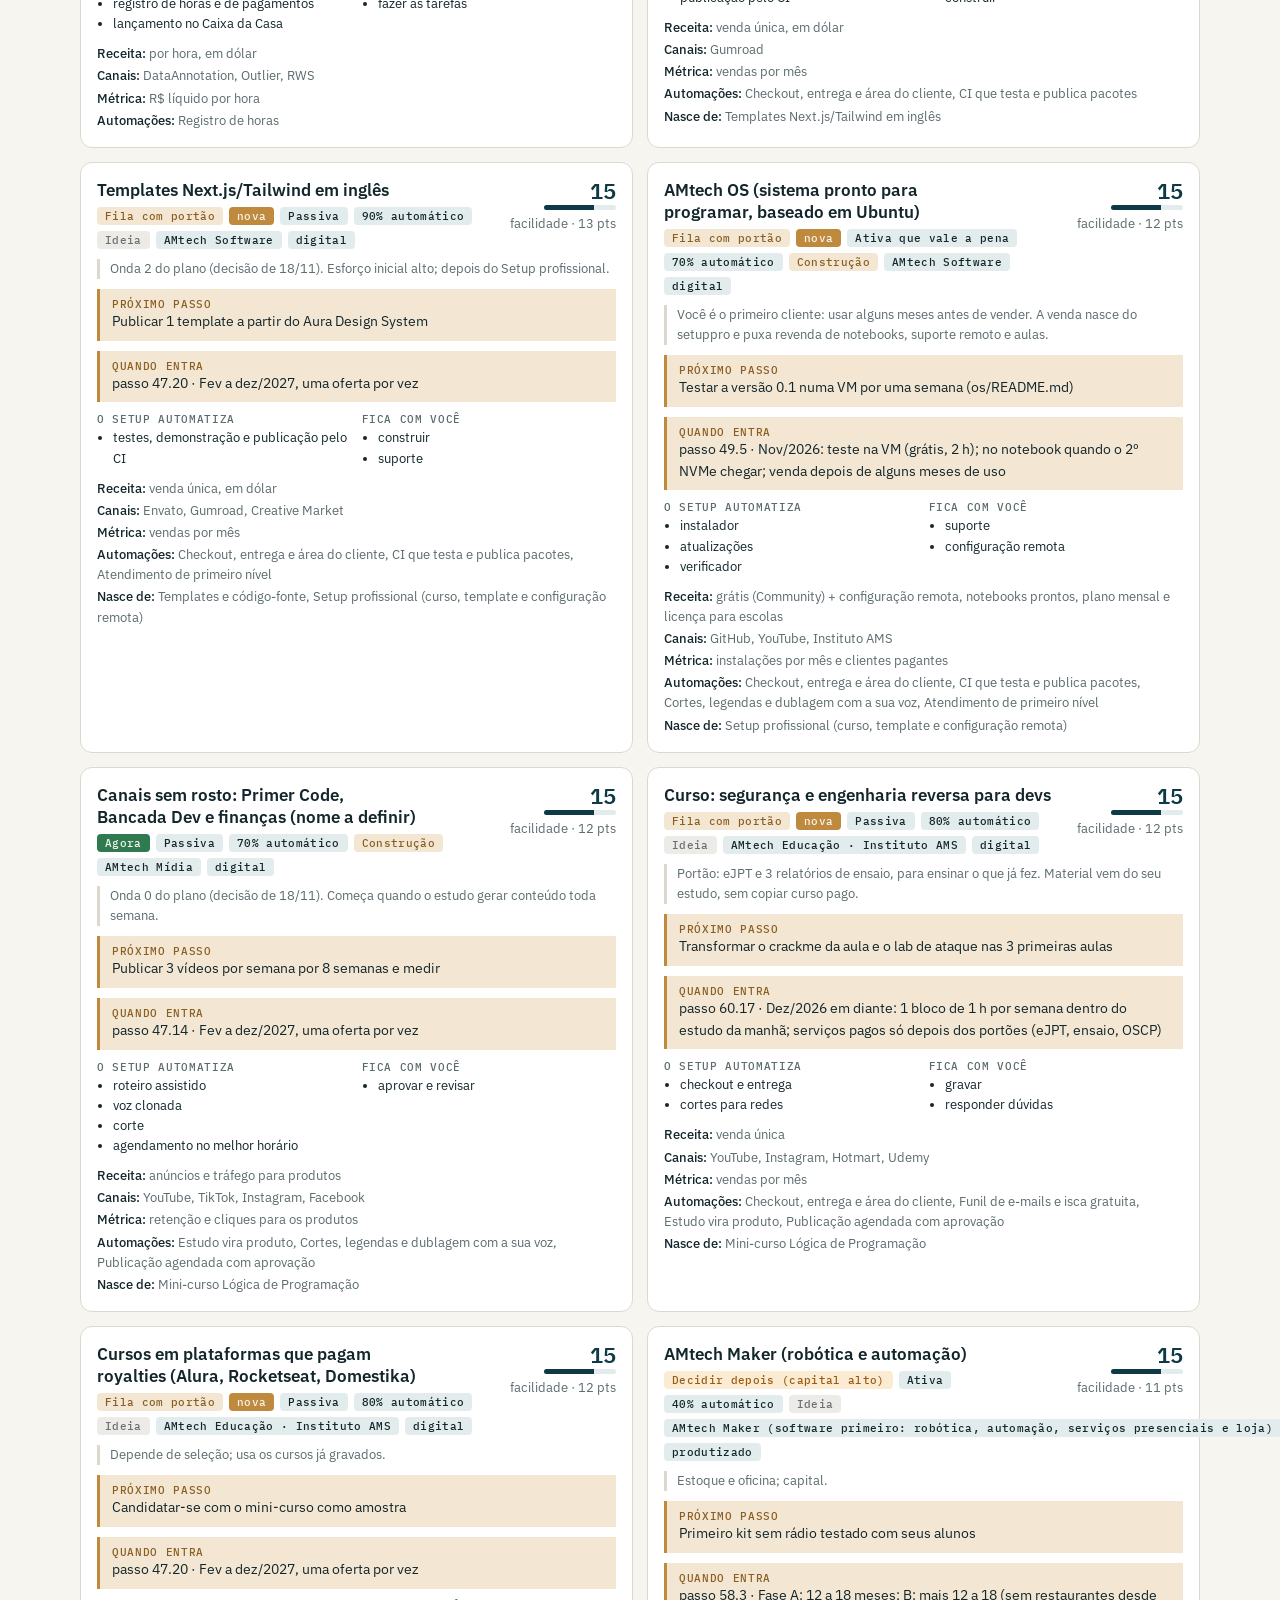
<file: docs/operacao/portfolio.html>
<!doctype html>
<html lang="pt-BR">
<head>
<meta charset="utf-8">
<meta name="viewport" content="width=device-width,initial-scale=1,viewport-fit=cover">
<!-- Arquivo GERADO por tools/portfolio/portfolio.py. Edite o template ou data/portfolio.json. -->
</head>
<body>
<title>Portfólio AMtech</title>
<meta name="claude:viewport-fit-sides" content="cover">
<link rel="preconnect" href="https://fonts.googleapis.com">
<link rel="stylesheet" href="https://fonts.googleapis.com/css2?family=IBM+Plex+Sans:wght@400;500;600&family=IBM+Plex+Mono:wght@400;500&family=Fraunces:opsz,wght@9..144,600&display=swap">
<style>
/* Layout: catálogo de todas as ofertas do grupo, ordenado pela pontuação; filtros por frente, estágio e escala no topo; cada oferta mostra o próximo passo em destaque e a divisão entre o que é automático e o que fica com você. Tokens do Aura Design System. */
:root{
  --paper:#F7F5F0; --surface:#FFFFFF; --ink:#13262B; --muted:#5B6B6E; --line:#DCD8CE;
  --aura:#0E3A45; --on-aura:#F7F5F0; --gold:#C08A3E; --gold-ink:#8A5E22; --aura-tint:#E2ECEC; --gold-tint:#F3E7D3;
  --ok:#2F7A4F; --ok-tint:#E3F1E8; --warn:#9A5B12; --warn-tint:#FBEBD2; --idle:#6B6F70; --idle-tint:#ECEBE7;
  --display:"Fraunces",Georgia,serif; --sans:"IBM Plex Sans",system-ui,sans-serif; --mono:"IBM Plex Mono",ui-monospace,monospace;
}
@media (prefers-color-scheme:dark){:root:not([data-theme="light"]){
  --paper:#0B1A1E; --surface:#112429; --ink:#E9EEEC; --muted:#9AAEB0; --line:#24414A;
  --aura:#7FC4C9; --on-aura:#0B1A1E; --gold:#D9A85E; --gold-ink:#E3B877; --aura-tint:#163238; --gold-tint:#3A2D18;
  --ok:#7CCB9A; --ok-tint:#16301F; --warn:#E8B46A; --warn-tint:#3A2A12; --idle:#A3ABAD; --idle-tint:#1C2C30; color-scheme:dark}}
:root[data-theme="dark"]{
  --paper:#0B1A1E; --surface:#112429; --ink:#E9EEEC; --muted:#9AAEB0; --line:#24414A;
  --aura:#7FC4C9; --on-aura:#0B1A1E; --gold:#D9A85E; --gold-ink:#E3B877; --aura-tint:#163238; --gold-tint:#3A2D18;
  --ok:#7CCB9A; --ok-tint:#16301F; --warn:#E8B46A; --warn-tint:#3A2A12; --idle:#A3ABAD; --idle-tint:#1C2C30; color-scheme:dark}
*{box-sizing:border-box}
[hidden]{display:none!important}
body{margin:0;background:var(--paper);color:var(--ink);font:400 15px/1.55 var(--sans);
  padding-left:max(16px,env(safe-area-inset-left,0px));padding-right:max(16px,env(safe-area-inset-right,0px));padding-block:24px 64px}
.wrap{max-width:1120px;margin:0 auto;display:flex;flex-direction:column;gap:22px}
.eyebrow{font:500 12px var(--mono);letter-spacing:.08em;text-transform:uppercase;color:var(--gold-ink)}
h1{margin:4px 0 0;font:600 clamp(28px,6vw,40px)/1.1 var(--display);color:var(--aura);text-wrap:balance}
h2{margin:0;font:600 17px/1.3 var(--sans);text-wrap:balance}
p{margin:0}
.lede{color:var(--muted);max-width:74ch}
.formula{font:500 13px var(--mono);color:var(--ink);background:var(--gold-tint);padding:8px 12px;border-radius:8px;display:inline-block;max-width:100%;overflow-wrap:anywhere}
.stats{display:grid;grid-template-columns:repeat(4,minmax(0,1fr));gap:12px}
@media(max-width:700px){.stats{grid-template-columns:repeat(2,minmax(0,1fr))}}
.stat{border:1px solid var(--line);border-radius:10px;padding:10px 12px;background:var(--surface)}
.stat .v{font:600 24px/1.2 var(--mono);color:var(--aura);font-variant-numeric:tabular-nums}
.stat .k{font-size:13px;color:var(--muted)}
.filters{display:flex;flex-direction:column;gap:10px}
.frow{display:flex;flex-wrap:wrap;gap:8px;align-items:center}
.flabel{font:500 11px var(--mono);letter-spacing:.06em;text-transform:uppercase;color:var(--muted);min-width:5.5em}
.chip{font:500 13px var(--sans);padding:5px 11px;border-radius:999px;border:1px solid var(--line);background:var(--surface);color:var(--ink);cursor:pointer;min-height:32px}
.chip[aria-pressed="true"]{background:var(--aura);border-color:var(--aura);color:var(--on-aura)}
.chip:focus-visible,select:focus-visible{outline:2px solid var(--gold);outline-offset:2px}
select{font:500 13px var(--sans);padding:5px 10px;border-radius:8px;border:1px solid var(--line);background:var(--surface);color:var(--ink);min-height:32px}
.count{font-size:13px;color:var(--muted)}
.list{display:grid;grid-template-columns:repeat(2,minmax(0,1fr));gap:14px}
@media(max-width:820px){.list{grid-template-columns:minmax(0,1fr)}}
.item{background:var(--surface);border:1px solid var(--line);border-radius:12px;padding:16px;display:flex;flex-direction:column;gap:10px;min-width:0}
.top{display:grid;grid-template-columns:minmax(0,1fr) auto;gap:10px;align-items:start}
.score{display:flex;flex-direction:column;align-items:flex-end;gap:4px}
.score b{font:600 22px/1 var(--mono);color:var(--aura);font-variant-numeric:tabular-nums}
.meter{width:72px;height:5px;border-radius:3px;background:var(--aura-tint);overflow:hidden}
.meter i{display:block;height:100%;background:var(--aura)}
.tags{display:flex;flex-wrap:wrap;gap:6px}
.tag{font:500 11px var(--mono);letter-spacing:.03em;padding:2px 8px;border-radius:4px;background:var(--aura-tint);color:var(--ink);white-space:nowrap}
.tag.new{background:var(--gold);color:var(--on-aura)}
.tag.s-ideia{background:var(--idle-tint);color:var(--idle)}
.tag.s-validacao{background:var(--warn-tint);color:var(--warn)}
.tag.s-construcao{background:var(--gold-tint);color:var(--gold-ink)}
.tag.s-lancado,.tag.s-escala{background:var(--ok-tint);color:var(--ok)}
.tag.s-pausado{background:var(--idle-tint);color:var(--idle)}
.next{border-left:3px solid var(--gold);background:var(--gold-tint);padding:8px 12px;font-size:14px}
.next span{font:500 11px var(--mono);letter-spacing:.06em;text-transform:uppercase;color:var(--gold-ink);display:block}
.split{display:grid;grid-template-columns:minmax(0,1fr) minmax(0,1fr);gap:10px;font-size:13px}
@media(max-width:420px){.split{grid-template-columns:minmax(0,1fr)}}
.split h3{margin:0 0 2px;font:500 11px var(--mono);letter-spacing:.06em;text-transform:uppercase;color:var(--muted)}
.split ul{margin:0;padding-left:16px}
.meta{font-size:13px;color:var(--muted);display:flex;flex-direction:column;gap:2px}
.meta b{color:var(--ink);font-weight:500}
.empty{color:var(--muted);padding:24px 0}
.tag.v-agora{background:var(--ok);color:var(--on-aura)}
.tag.v-proxima{background:var(--ok-tint);color:var(--ok)}
.tag.v-manter{background:var(--aura-tint);color:var(--aura)}
.tag.v-fila{background:var(--gold-tint);color:var(--gold-ink)}
.tag.v-em2027,.tag.v-decidir{background:var(--warn-tint);color:var(--warn)}
.tag.v-descartar{background:var(--idle-tint);color:var(--idle);text-decoration:line-through}
.why{font-size:13px;color:var(--muted);border-left:3px solid var(--line);padding-left:10px}
.rules{border:1px solid var(--line);border-radius:12px;background:var(--surface);padding:14px 16px;display:flex;flex-direction:column;gap:8px}
.rules ul{margin:0;padding-left:18px;font-size:14px}
.rules .nums{display:flex;flex-wrap:wrap;gap:8px}
</style>

<div class="wrap">
  <header style="display:flex;flex-direction:column;gap:8px">
    <div class="eyebrow">Grupo AMtech Digital · catálogo único</div>
    <h1>Portfólio AMtech</h1>
    <p class="lede">Tudo o que o grupo vende ou pode vender, num lugar só: infoprodutos, livro, software, serviços, negócios físicos e mídia. Cada oferta tem um próximo passo concreto e a divisão entre o que o setup automatiza e o que fica com você.</p>
    <p><span class="formula">Pontos = 2 × sinergia + escala + demanda − esforço − capital</span></p>
    <p><span class="formula">Facilidade = sinergia + demanda + (6 − esforço) + (6 − capital)</span></p>
  </header>

  <section class="rules" aria-label="Regras do arsenal">
    <h2>Regras do arsenal</h2>
    <div class="nums" id="rnums"></div>
    <ul id="rblocos"></ul>
  </section>

  <div class="stats" id="stats"></div>

  <section class="filters" aria-label="Filtros">
    <div class="frow"><span class="flabel">Veredito</span><div class="frow" id="fVeredito"></div></div>
    <div class="frow"><span class="flabel">Perfil</span><div class="frow" id="fPerfil"></div></div>
    <div class="frow"><span class="flabel">Marca</span><div class="frow" id="fFrente"></div></div>
    <div class="frow"><span class="flabel">Estágio</span><div class="frow" id="fEstagio"></div></div>
    <div class="frow"><span class="flabel">Escala</span><div class="frow" id="fEscala"></div></div>
    <div class="frow"><span class="flabel">Mostrar</span>
      <button class="chip" id="fNovas" aria-pressed="false">Só fontes novas</button>
      <label for="ordem" class="count">Ordenar por</label>
      <select id="ordem"><option value="facil">Mais fácil</option><option value="pontos">Pontos</option><option value="nome">Nome</option><option value="esforco">Menor esforço</option></select>
      <span class="count" id="count"></span>
    </div>
  </section>

  <div class="list" id="list"></div>
</div>

<script>
const D = {"frentes": {"educacao": "AMtech Educação · Instituto AMS", "editora": "Editora AMS Silva (pausada; livros em estruturação)", "software": "AMtech Software", "servicos": "AMtech Digital (serviços remotos e B2B)", "campo": "AMtech Maker (software primeiro: robótica, automação, serviços presenciais e loja)", "logistica": "AM Logística (software primeiro, empresa depois)", "midia": "AMtech Mídia", "economia": "AMtech Economia (finanças e empreendedorismo)", "patrimonio": "Patrimônio (investimentos)"}, "estagios": {"ideia": "Ideia", "validacao": "Validação", "construcao": "Construção", "lancado": "Lançado", "escala": "Escala", "pausado": "Pausado"}, "escalas": {"digital": "Digital (custo por cliente perto de zero)", "produtizado": "Produtizado (pacote repetível)", "local": "Local (depende de gente e lugar)"}, "perfis": {"passiva": "Passiva (construída uma vez, vende sozinha)", "ativa_boa": "Ativa que vale a pena (paga bem por hora ou vira recorrência)", "ativa": "Ativa (sua hora presente, capital ou ganho baixo)"}, "vereditos": {"agora": "Agora", "proxima": "Próxima da fila", "manter": "Manter (já funciona)", "fila": "Fila com portão", "em2027": "2027, se a tarde ficar livre", "decidir": "Decidir depois (capital alto)", "descartar": "Descartar"}, "regras": {"hora_minima": 45, "teto_horas_semana": 7, "max_agora": 4, "portao": "3 meses seguidos se pagando no painel", "corte": "abaixo da hora mínima por 2 meses: delegar ou cortar", "blocos_da_semana": ["Quinta 13h–16h30: bloco de negócio (vender, atender, comprar no radar)", "Sábado 9h30–12h30: bloco de produção (gravar e revisar o que o estudo gerou)", "Estudo da manhã: o setup transforma em aula, exercício, cartão Anki e roteiro (15 min de revisão)", "Domingo, sono e cães: intocáveis"], "plano": "Só rendas passivas entram nas ondas (decisão de 18/11). Onda 0 = agora; a onda seguinte entra quando uma da atual passar no portão. Rendas ativas ficam fora das ondas."}, "ofertas": [{"id": "afiliados", "nome": "Afiliados (ferramentas, livros, equipamentos que você usa)", "frente": "midia", "formato": "mídia", "tipo": "passiva", "onda": 1, "estagio": "validacao", "receita": "comissão", "escala": "digital", "canais": ["blog", "YouTube", "Instagram"], "automatico": ["links rastreados", "página de recomendações"], "humano": ["testar de verdade"], "deriva_de": ["dark", "buildpublic"], "proximo_passo": "Montar a página 'meu setup' com links de afiliado", "metrica": "comissões por mês", "nota": {"sinergia": 5, "escala": 5, "demanda": 3, "esforco": 1, "capital": 1}, "doc": null, "nova": false, "perfil": "passiva", "automacao": 90, "veredito": "proxima", "motivo": "Onda 1 do plano (decisão de 18/11): entra quando uma da onda 0 passar no portão. Links nas páginas e vídeos que já vão existir.", "lote": "", "usa": ["publicacao"], "ordem": 6, "pontos": 16, "facil": 18, "nivel": "sozinho", "quando": "passo 38.11 · Semanas 8 a 10 · dez/2026 a jan/2027"}, {"id": "catalogo", "nome": "Catálogo do HTML (gratuito)", "frente": "educacao", "formato": "isca", "tipo": "passiva", "onda": 0, "estagio": "lancado", "receita": "nenhuma direta: gera público", "escala": "digital", "canais": ["GitHub Pages", "alunos"], "automatico": ["publicação"], "humano": ["conteúdo"], "deriva_de": [], "proximo_passo": "Pôr chamada para o mini-curso e para a newsletter", "metrica": "visitas e inscritos vindos dele", "nota": {"sinergia": 5, "escala": 5, "demanda": 3, "esforco": 1, "capital": 1}, "doc": null, "nova": false, "perfil": "passiva", "automacao": 95, "veredito": "agora", "motivo": "Onda 0 do plano (decisão de 18/11). Já está no ar e é a isca gratuita; só manter.", "lote": "", "usa": ["ci", "funil"], "pontos": 16, "facil": 18, "nivel": "sozinho", "quando": "passo 37.9 · Semanas 6 e 7 · dez/2026"}, {"id": "minicurso", "nome": "Mini-curso Lógica de Programação", "frente": "educacao", "formato": "infoproduto", "tipo": "passiva", "onda": 0, "estagio": "construcao", "receita": "venda única", "escala": "digital", "canais": ["Instagram", "YouTube", "Hotmart", "Kiwify", "Udemy"], "automatico": ["checkout e entrega", "e-mails de boas-vindas", "cortes para redes", "legendas"], "humano": ["gravar as aulas", "responder dúvidas"], "deriva_de": [], "proximo_passo": "Gravar as 5 primeiras aulas e abrir a pré-venda com a isca grátis", "metrica": "vendas por semana e conversão da página", "nota": {"sinergia": 5, "escala": 5, "demanda": 4, "esforco": 2, "capital": 1}, "doc": "../marketing/README.md", "nova": false, "perfil": "passiva", "automacao": 85, "veredito": "agora", "motivo": "Onda 0 do plano (decisão de 18/11). O material já existe e, pronto, vende 24h. Grava no bloco de sábado.", "lote": "", "usa": ["venda", "funil", "esteira", "midia", "publicacao", "suporte"], "pontos": 16, "facil": 18, "nivel": "sozinho", "quando": "passo 41.3 · Semanas 12 a 15 · jan a fev/2027"}, {"id": "aulasprof", "nome": "Pacote de aulas prontas para professores de informática", "frente": "educacao", "formato": "infoproduto", "tipo": "passiva", "onda": 2, "estagio": "ideia", "receita": "venda única ou assinatura", "escala": "digital", "canais": ["Instagram", "grupos de professores", "Hotmart"], "automatico": ["entrega", "atualização anual"], "humano": ["revisar as aulas que você já dá"], "deriva_de": ["aulas"], "proximo_passo": "Empacotar uma disciplina que você já leciona (planos, slides, avaliações)", "metrica": "vendas por disciplina", "nota": {"sinergia": 5, "escala": 5, "demanda": 4, "esforco": 2, "capital": 1}, "doc": null, "nova": true, "perfil": "passiva", "automacao": 90, "veredito": "fila", "motivo": "Onda 2 do plano (decisão de 18/11). Entra junto com a Fábrica para professores.", "lote": "", "usa": ["venda", "fabrica", "suporte"], "pontos": 16, "facil": 18, "nivel": "sozinho", "quando": "passo 47.3 · Fev a dez/2027, uma oferta por vez"}, {"estagio": "ideia", "doc": null, "nova": true, "lote": "2026-11", "id": "abnt-auto", "nome": "Verificador e formatador ABNT automático (TCC, artigos, relatórios)", "frente": "educacao", "formato": "SaaS", "tipo": "passiva", "onda": null, "receita": "por documento ou assinatura", "escala": "digital", "canais": ["Instagram", "grupos de faculdade", "site"], "automatico": ["laudo ABNT do .docx enviado", "arquivo corrigido (margens, A4, fonte, espaçamento)", "cobrança e entrega"], "humano": ["suporte por exceção"], "deriva_de": ["abnt"], "proximo_passo": "Publicar a versão web (Horizons) com o verificador e cobrar por documento; testar com 10 universitários", "metrica": "documentos verificados por mês", "nota": {"sinergia": 5, "escala": 5, "demanda": 4, "esforco": 2, "capital": 1}, "perfil": "passiva", "automacao": 90, "veredito": "fila", "motivo": "Fora das ondas do plano (decisão de 18/11). Escala sem a sua hora: o aluno envia o .docx e recebe o laudo e o arquivo corrigido. Só formatação e conferência, nunca escrever o trabalho.", "usa": ["venda", "recorrencia", "suporte", "funil"], "pontos": 16, "facil": 18, "nivel": "sozinho", "quando": "passo 15.7 · Semanas 5 e 6 · nov/2026"}, {"id": "automacaoia", "nome": "Automação com IA para pequenos negócios (WhatsApp, n8n, agenda)", "frente": "servicos", "formato": "serviço", "tipo": "ativa", "onda": null, "estagio": "ideia", "receita": "projeto + mensalidade", "escala": "produtizado", "canais": ["Instagram", "workshops", "indicação"], "automatico": ["fluxos reaproveitados", "monitoramento"], "humano": ["diagnóstico e implantação"], "deriva_de": ["sites"], "proximo_passo": "Implantar de graça em um negócio conhecido em troca de caso e depoimento", "metrica": "contratos e horas por implantação", "nota": {"sinergia": 5, "escala": 3, "demanda": 5, "esforco": 2, "capital": 1}, "doc": null, "nova": true, "perfil": "ativa_boa", "automacao": 60, "veredito": "fila", "motivo": "Mensalidade, e cada automação vira template; depois do primeiro cliente de sites.", "lote": "", "usa": ["crm", "recorrencia", "ci", "horas"], "pontos": 15, "facil": 19, "nivel": "perto", "quando": "passo 46.3 · Recesso escolar de jan/2027 (14 dias seguidos, de dia; o restaurante segue à noite)"}, {"id": "simulados", "nome": "Banco de questões de TI para concursos (PF, PRF, Forças Armadas)", "frente": "educacao", "formato": "assinatura", "tipo": "passiva", "onda": 2, "estagio": "ideia", "receita": "recorrente", "escala": "digital", "canais": ["Instagram", "YouTube", "Telegram"], "automatico": ["correção", "estatística por assunto"], "humano": ["curadoria"], "deriva_de": ["livro", "ammentor"], "proximo_passo": "Publicar 50 questões comentadas grátis e medir a procura", "metrica": "assinantes", "nota": {"sinergia": 5, "escala": 5, "demanda": 4, "esforco": 3, "capital": 1}, "doc": null, "nova": true, "perfil": "passiva", "automacao": 90, "veredito": "fila", "motivo": "Onda 2 do plano (decisão de 18/11). Produto, não estudo seu; depois do AM Mentor.", "lote": "", "usa": ["recorrencia", "esteira", "suporte"], "pontos": 15, "facil": 17, "nivel": "sozinho", "quando": "passo 47.6 · Fev a dez/2027, uma oferta por vez"}, {"id": "anki", "nome": "Baralhos Anki de TI e concursos", "frente": "educacao", "formato": "infoproduto", "tipo": "passiva", "onda": 1, "estagio": "ideia", "receita": "venda única", "escala": "digital", "canais": ["Hotmart", "Telegram"], "automatico": ["geração a partir do YAML do livro"], "humano": ["revisão"], "deriva_de": ["livro"], "proximo_passo": "Gerar o primeiro baralho do Capítulo 1", "metrica": "vendas", "nota": {"sinergia": 5, "escala": 5, "demanda": 2, "esforco": 1, "capital": 1}, "doc": null, "nova": true, "perfil": "passiva", "automacao": 95, "veredito": "proxima", "motivo": "Onda 1 do plano (decisão de 18/11): entra quando uma da onda 0 passar no portão. Sai do seu estudo; esforço quase zero.", "lote": "", "usa": ["venda", "esteira"], "ordem": 1, "pontos": 15, "facil": 17, "nivel": "sozinho", "quando": "passo 47.7 · Fev a dez/2027, uma oferta por vez"}, {"id": "calculadoras", "nome": "Calculadoras financeiras online (CLT x PJ, MEI, financiamento, independência financeira)", "frente": "economia", "formato": "SaaS", "tipo": "passiva", "onda": 1, "estagio": "ideia", "receita": "afiliados e captação de clientes", "escala": "digital", "canais": ["Google", "site", "redes"], "automatico": ["cálculo e página", "captura de contato com consentimento"], "humano": ["manter as tabelas e regras atualizadas"], "deriva_de": ["modelosfin"], "proximo_passo": "Publicar 1 calculadora no site com as regras do Caixa da Casa", "metrica": "visitas e contatos por mês", "nota": {"sinergia": 5, "escala": 5, "demanda": 3, "esforco": 2, "capital": 1}, "doc": null, "nova": true, "perfil": "passiva", "automacao": 90, "veredito": "proxima", "motivo": "Onda 1 do plano (decisão de 18/11): entra quando uma da onda 0 passar no portão. Isca que traz clientes para a mentoria, o BPO e os modelos. Atualizar as regras quando a lei mudar.", "lote": "2026-11", "usa": ["funil", "ci", "publicacao"], "ordem": 4, "pontos": 15, "facil": 17, "nivel": "sozinho", "quando": "passo 47.22 · Fev a dez/2027, uma oferta por vez"}, {"id": "buildpublic", "nome": "Canal com rosto: construindo o Grupo AMtech em público", "frente": "midia", "formato": "mídia", "tipo": "passiva", "onda": 2, "estagio": "ideia", "receita": "anúncios, patrocínio e confiança", "escala": "digital", "canais": ["YouTube", "Instagram", "LinkedIn"], "automatico": ["cortes automáticos", "legendas"], "humano": ["gravar sua rotina e decisões"], "deriva_de": ["dark"], "proximo_passo": "Gravar 1 vídeo por semana mostrando uma decisão real (números do planejador, setup, aula)", "metrica": "inscritos e vendas atribuídas", "nota": {"sinergia": 5, "escala": 5, "demanda": 3, "esforco": 2, "capital": 1}, "doc": null, "nova": true, "perfil": "passiva", "automacao": 70, "veredito": "fila", "motivo": "Onda 2 do plano (decisão de 18/11). Sai do bloco de produção de sábado.", "lote": "", "usa": ["midia", "publicacao"], "pontos": 15, "facil": 17, "nivel": "perto", "quando": "passo 48.7 · A partir de fev/2027"}, {"id": "dublagem", "nome": "Cursos dublados por IA em inglês e espanhol (só a sua voz)", "frente": "educacao", "formato": "infoproduto", "tipo": "passiva", "onda": 2, "estagio": "ideia", "receita": "venda única, em dólar", "escala": "digital", "canais": ["Udemy", "Hotmart"], "automatico": ["dublagem e legendas"], "humano": ["revisar"], "deriva_de": ["udemy"], "proximo_passo": "Dublar o mini-curso quando estiver gravado", "metrica": "vendas fora do Brasil", "nota": {"sinergia": 5, "escala": 5, "demanda": 3, "esforco": 2, "capital": 1}, "doc": null, "nova": true, "perfil": "passiva", "automacao": 90, "veredito": "fila", "motivo": "Onda 2 do plano (decisão de 18/11). Depois que houver curso gravado. Nunca a voz de alunos.", "lote": "2026-11", "usa": ["midia", "venda"], "pontos": 15, "facil": 17, "nivel": "sozinho", "quando": "passo 47.20 · Fev a dez/2027, uma oferta por vez"}, {"id": "fabricaprof", "nome": "Fábrica de documentos para professores de MG (assinatura)", "frente": "educacao", "formato": "assinatura", "tipo": "passiva", "onda": 2, "estagio": "ideia", "receita": "mensal", "escala": "digital", "canais": ["Instagram", "grupos de professores", "Hotmart"], "automatico": ["geração dos documentos", "cobrança e acesso", "atualização do modelo"], "humano": ["atualizar o modelo quando a escola mudar", "suporte"], "deriva_de": ["aulasprof"], "proximo_passo": "Usar a Fábrica por 1 bimestre em você mesmo e mostrar a 5 colegas", "metrica": "assinantes ativos", "nota": {"sinergia": 5, "escala": 5, "demanda": 4, "esforco": 3, "capital": 1}, "doc": null, "nova": true, "perfil": "passiva", "automacao": 85, "veredito": "fila", "motivo": "Onda 2 do plano (decisão de 18/11). Você constrói a Fábrica para si; vender é abrir para outros. Dado de aluno nunca entra.", "lote": "2026-11", "usa": ["fabrica", "recorrencia", "suporte", "funil"], "pontos": 15, "facil": 17, "nivel": "sozinho", "quando": "passo 47.20 · Fev a dez/2027, uma oferta por vez"}, {"id": "kitlivro", "nome": "Kit do livro e edição do professor", "frente": "editora", "formato": "infoproduto", "tipo": "passiva", "onda": null, "estagio": "ideia", "receita": "venda única", "escala": "digital", "canais": ["escolas", "professores"], "automatico": ["gerado do mesmo repositório"], "humano": ["revisão"], "deriva_de": ["livro"], "proximo_passo": "Depois do volume 1", "metrica": "adoções", "nota": {"sinergia": 5, "escala": 5, "demanda": 3, "esforco": 2, "capital": 1}, "doc": null, "nova": false, "perfil": "passiva", "automacao": 90, "veredito": "fila", "motivo": "Depois do livro.", "lote": "", "usa": ["venda", "suporte"], "pontos": 15, "facil": 17, "nivel": "sozinho", "quando": "passo 55.2 · Depois do primeiro livro"}, {"id": "modelosfin", "nome": "Modelos financeiros para empresas (fluxo de caixa, DRE gerencial, precificação, valuation simples)", "frente": "economia", "formato": "infoproduto", "tipo": "passiva", "onda": 1, "estagio": "ideia", "receita": "venda única", "escala": "digital", "canais": ["Hotmart", "Kiwify"], "automatico": ["geração e teste das planilhas", "entrega"], "humano": ["suporte"], "deriva_de": ["rendara", "planonegocio"], "proximo_passo": "Separar 3 modelos do motor financeiro dos negócios", "metrica": "vendas por mês", "nota": {"sinergia": 5, "escala": 5, "demanda": 3, "esforco": 2, "capital": 1}, "doc": null, "nova": true, "perfil": "passiva", "automacao": 90, "veredito": "proxima", "motivo": "Onda 1 do plano (decisão de 18/11): entra quando uma da onda 0 passar no portão. Sai do motor financeiro que já existe; vende sozinho.", "lote": "2026-11", "usa": ["venda", "ci", "suporte"], "ordem": 3, "pontos": 15, "facil": 17, "nivel": "sozinho", "quando": "passo 47.22 · Fev a dez/2027, uma oferta por vez"}, {"id": "newsletter", "nome": "Newsletter (patrocínio e vendas)", "frente": "midia", "formato": "mídia", "tipo": "passiva", "onda": 2, "estagio": "validacao", "receita": "patrocínio e vendas", "escala": "digital", "canais": ["MailerLite", "site"], "automatico": ["envio", "segmentação", "sequências"], "humano": ["escrever 1 edição por semana"], "deriva_de": [], "proximo_passo": "Fazer a isca grátis e a sequência de boas-vindas", "metrica": "inscritos e cliques", "nota": {"sinergia": 5, "escala": 5, "demanda": 3, "esforco": 2, "capital": 1}, "doc": null, "nova": false, "perfil": "passiva", "automacao": 80, "veredito": "fila", "motivo": "Onda 2 do plano (decisão de 18/11). Junto com o canal.", "lote": "", "usa": ["funil", "publicacao", "esteira"], "pontos": 15, "facil": 17, "nivel": "perto", "quando": "passo 41.8 · Semanas 12 a 15 · jan a fev/2027"}, {"id": "rendara", "nome": "Planilha do AM Gestão (finanças)", "frente": "software", "formato": "SaaS", "tipo": "passiva", "onda": 0, "estagio": "validacao", "receita": "venda única, depois recorrente", "escala": "digital", "canais": ["Instagram", "Hotmart"], "automatico": ["planilha → sistema"], "humano": ["suporte"], "deriva_de": [], "proximo_passo": "Vender a planilha do Caixa da Casa antes de construir o sistema", "metrica": "vendas da planilha", "nota": {"sinergia": 5, "escala": 5, "demanda": 3, "esforco": 2, "capital": 1}, "doc": null, "nova": false, "perfil": "passiva", "automacao": 80, "veredito": "agora", "motivo": "Onda 0 do plano (decisão de 18/11). Valida primeiro pela planilha Cascata.", "lote": "", "usa": ["recorrencia", "suporte", "ci", "cascata"], "pontos": 15, "facil": 17, "nivel": "perto", "quando": "passo 38.20 · Semanas 8 a 10 · dez/2026 a jan/2027"}, {"id": "setuppro", "nome": "Setup profissional (curso, template e configuração remota)", "frente": "software", "formato": "infoproduto", "tipo": "passiva", "onda": null, "estagio": "ideia", "receita": "venda única + serviço", "escala": "digital", "canais": ["YouTube", "Hotmart", "GitHub"], "automatico": ["entrega do template", "vídeos", "verificador automático"], "humano": ["gravar", "suporte"], "deriva_de": ["templates"], "proximo_passo": "Tirar do seu setup tudo o que é pessoal e gravar a primeira aula", "metrica": "vendas por mês", "nota": {"sinergia": 5, "escala": 5, "demanda": 3, "esforco": 2, "capital": 1}, "doc": null, "nova": true, "perfil": "passiva", "automacao": 85, "veredito": "fila", "motivo": "Fora das ondas do plano (decisão de 18/11). Você já está construindo; falta empacotar.", "lote": "2026-11", "usa": ["venda", "ci", "midia", "suporte"], "pontos": 15, "facil": 17, "nivel": "sozinho", "quando": "passo 47.20 · Fev a dez/2027, uma oferta por vez"}, {"id": "n8ntemplates", "nome": "Templates de automação n8n", "frente": "software", "formato": "infoproduto", "tipo": "passiva", "onda": null, "estagio": "ideia", "receita": "venda única", "escala": "digital", "canais": ["marketplace do n8n", "Gumroad"], "automatico": ["exportação das suas automações"], "humano": ["documentar"], "deriva_de": ["automacaoia"], "proximo_passo": "Publicar as 3 automações que você mais usa", "metrica": "vendas por mês", "nota": {"sinergia": 5, "escala": 5, "demanda": 2, "esforco": 1, "capital": 1}, "doc": null, "nova": true, "perfil": "passiva", "automacao": 90, "veredito": "fila", "motivo": "Sai das suas automações; esforço baixo.", "lote": "2026-11", "usa": ["venda", "ci"], "pontos": 15, "facil": 17, "nivel": "sozinho", "quando": "passo 47.20 · Fev a dez/2027, uma oferta por vez"}, {"id": "udemy", "nome": "Versões dos cursos na Udemy (português e inglês)", "frente": "educacao", "formato": "infoproduto", "tipo": "passiva", "onda": 1, "estagio": "ideia", "receita": "participação por venda", "escala": "digital", "canais": ["Udemy"], "automatico": ["dublagem por IA", "legendas"], "humano": ["revisão"], "deriva_de": ["minicurso"], "proximo_passo": "Publicar o mini-curso depois do lançamento próprio", "metrica": "vendas e avaliação média", "nota": {"sinergia": 5, "escala": 5, "demanda": 3, "esforco": 2, "capital": 1}, "doc": null, "nova": false, "perfil": "passiva", "automacao": 90, "veredito": "proxima", "motivo": "Onda 1 do plano (decisão de 18/11): entra quando uma da onda 0 passar no portão. Reaproveita os cursos gravados.", "lote": "", "usa": ["midia", "esteira"], "ordem": 5, "pontos": 15, "facil": 17, "nivel": "sozinho", "quando": "passo 41.11 · Semanas 12 a 15 · jan a fev/2027"}, {"id": "whitelabel", "nome": "App de delivery com a marca do restaurante (white-label)", "frente": "software", "formato": "SaaS", "tipo": "passiva", "onda": null, "estagio": "ideia", "receita": "mensalidade", "escala": "digital", "canais": ["restaurantes", "outras cidades"], "automatico": ["provisionamento automático"], "humano": ["venda"], "deriva_de": ["delivery", "rotara"], "proximo_passo": "Oferecer a 3 restaurantes que pagam 23% ao iFood", "metrica": "lojas ativas", "nota": {"sinergia": 5, "escala": 5, "demanda": 4, "esforco": 3, "capital": 2}, "doc": null, "nova": true, "perfil": "passiva", "automacao": 70, "veredito": "fila", "motivo": "Depende do AM Delivery.", "lote": "", "usa": ["recorrencia", "suporte", "ci"], "pontos": 14, "facil": 16, "nivel": "perto", "quando": "passo 52.5 · 2027"}, {"id": "dividendos", "nome": "Dividendos, FIIs e renda fixa (cascata e ARCA)", "frente": "patrimonio", "formato": "investimento", "tipo": "passiva", "onda": 3, "estagio": "ideia", "receita": "rendimentos", "escala": "digital", "canais": ["corretora", "Tesouro Direto"], "automatico": ["cascata e ARCA no Caixa da Casa", "análise pelos seus critérios"], "humano": ["aportar e decidir uma vez por mês"], "deriva_de": [], "proximo_passo": "Seguir a cascata: cartão quitado e reserva cheia antes da bolsa", "metrica": "renda passiva por mês", "nota": {"sinergia": 5, "escala": 5, "demanda": 5, "esforco": 1, "capital": 5}, "doc": null, "nova": true, "perfil": "passiva", "automacao": 95, "veredito": "fila", "motivo": "Onda 3 do plano (decisão de 18/11). A cascata manda: só depois do cartão quitado e da reserva cheia. As decisões são suas.", "lote": "2026-11", "usa": ["cascata"], "pontos": 14, "facil": 16, "nivel": "sozinho", "quando": "passo 12.6 · Semana 4 · nov/2026"}, {"id": "planonegocio", "nome": "Plano de negócios e viabilidade financeira para quem vai abrir empresa", "frente": "economia", "formato": "serviço", "tipo": "ativa", "onda": null, "estagio": "ideia", "receita": "por plano", "escala": "produtizado", "canais": ["Sebrae", "contadores", "Instagram"], "automatico": ["projeção de receita, custos e ponto de equilíbrio pelo motor financeiro dos negócios", "documento pronto para revisar"], "humano": ["entrevista com o cliente", "revisão final"], "deriva_de": ["consultoriaresto"], "proximo_passo": "Transformar o seu planejador de negócios num modelo e fazer 2 planos de teste", "metrica": "R$ por hora sua", "nota": {"sinergia": 5, "escala": 3, "demanda": 4, "esforco": 2, "capital": 1}, "doc": null, "nova": true, "perfil": "ativa_boa", "automacao": 60, "veredito": "fila", "motivo": "Fora das ondas do plano (decisão de 18/11). O motor financeiro e o planejador já existem no setup; você só adapta para o cliente.", "lote": "2026-11", "usa": ["crm", "horas"], "pontos": 14, "facil": 18, "nivel": "perto", "quando": "passo 47.22 · Fev a dez/2027, uma oferta por vez"}, {"id": "agencialocal", "nome": "Presença digital para comércio local (Google Perfil, redes, avaliações)", "frente": "servicos", "formato": "serviço", "tipo": "ativa", "onda": null, "estagio": "ideia", "receita": "mensalidade", "escala": "produtizado", "canais": ["comércio de Barbacena"], "automatico": ["agendamento de posts", "relatório mensal", "pedido de avaliação"], "humano": ["fotos e estratégia"], "deriva_de": ["sites", "automacaoia"], "proximo_passo": "Oferecer a 5 clientes de sites como complemento", "metrica": "clientes ativos", "nota": {"sinergia": 5, "escala": 3, "demanda": 4, "esforco": 2, "capital": 1}, "doc": null, "nova": true, "perfil": "ativa_boa", "automacao": 50, "veredito": "fila", "motivo": "Junto com a automação com IA.", "lote": "", "usa": ["crm", "recorrencia", "publicacao", "horas"], "pontos": 14, "facil": 18, "nivel": "perto", "quando": "passo 47.9 · Fev a dez/2027, uma oferta por vez"}, {"id": "sites", "nome": "Sites e lojas para pequenas empresas", "frente": "software", "formato": "serviço", "tipo": "ativa", "onda": null, "estagio": "validacao", "receita": "projeto + mensalidade", "escala": "produtizado", "canais": ["Instagram", "Google", "indicação", "Upwork"], "automatico": ["proposta a partir do modelo", "deploy", "relatório mensal"], "humano": ["reunião e ajustes"], "deriva_de": [], "proximo_passo": "Criar 3 pacotes fixos com preço público", "metrica": "contratos por mês", "nota": {"sinergia": 5, "escala": 3, "demanda": 4, "esforco": 2, "capital": 1}, "doc": "../negocios/01-software-house.md", "nova": false, "perfil": "ativa_boa", "automacao": 70, "veredito": "fila", "motivo": "Renda ativa: fora das ondas do plano (decisão de 18/11); só atende o que chegar, sem prospectar. Caixa rápido para quitar o cartão e manutenção mensal recorrente; é a sua regra para sair do restaurante.", "lote": "", "usa": ["crm", "sites", "recorrencia", "horas"], "pontos": 14, "facil": 18, "nivel": "perto", "quando": "passo 12.3 · Semana 4 · nov/2026"}, {"id": "remoto", "nome": "Suporte remoto e planos mensais para empresas", "frente": "servicos", "formato": "serviço", "tipo": "ativa", "onda": null, "estagio": "ideia", "receita": "recorrente", "escala": "produtizado", "canais": ["empresas da cidade", "WhatsApp"], "automatico": ["monitoramento", "backup", "alertas"], "humano": ["atendimento"], "deriva_de": ["assist"], "proximo_passo": "Fechar 3 empresas com o plano de R$ 250", "metrica": "contratos ativos", "nota": {"sinergia": 5, "escala": 3, "demanda": 4, "esforco": 2, "capital": 1}, "doc": null, "nova": true, "perfil": "ativa_boa", "automacao": 60, "veredito": "fila", "motivo": "Contratos mensais com empresas; depois dos primeiros clientes de sites.", "lote": "", "usa": ["crm", "recorrencia", "sites", "suporte", "horas"], "pontos": 14, "facil": 18, "nivel": "perto", "quando": "passo 47.11 · Fev a dez/2027, uma oferta por vez"}, {"id": "adocao", "nome": "Adoção do livro por escolas", "frente": "editora", "formato": "licença", "tipo": "passiva", "onda": null, "estagio": "ideia", "receita": "licença por aluno", "escala": "produtizado", "canais": ["escolas", "secretarias"], "automatico": ["material do professor gerado"], "humano": ["venda B2B"], "deriva_de": ["livro", "kitlivro"], "proximo_passo": "Piloto na sua própria escola, se permitido", "metrica": "escolas e alunos", "nota": {"sinergia": 5, "escala": 4, "demanda": 3, "esforco": 3, "capital": 1}, "doc": null, "nova": true, "perfil": "passiva", "automacao": 70, "veredito": "fila", "motivo": "Depois do livro e do kit.", "lote": "", "usa": ["crm", "venda"], "pontos": 13, "facil": 16, "nivel": "perto", "quando": "passo 55.4 · Depois do primeiro livro"}, {"id": "aulas", "nome": "Aulas particulares", "frente": "educacao", "formato": "serviço", "tipo": "ativa", "onda": null, "estagio": "validacao", "receita": "por hora", "escala": "local", "canais": ["WhatsApp", "Cal.com", "Instagram"], "automatico": ["agenda e pagamento", "lembrete", "material da aula"], "humano": ["dar a aula"], "deriva_de": [], "proximo_passo": "Publicar a agenda com pagamento antecipado", "metrica": "horas vendidas por semana", "nota": {"sinergia": 5, "escala": 1, "demanda": 4, "esforco": 1, "capital": 1}, "doc": null, "nova": false, "perfil": "ativa_boa", "automacao": 30, "veredito": "fila", "motivo": "Renda ativa: fora das ondas do plano (decisão de 18/11); só atende o que chegar, sem prospectar. Em turma online, 1 hora sua vale vários alunos e a gravação vira curso. Entra com o mini-curso no ar servindo de isca.", "lote": "", "usa": ["agenda", "crm", "esteira", "horas"], "pontos": 13, "facil": 19, "nivel": "hora", "quando": "passo 38.8 · Semanas 8 a 10 · dez/2026 a jan/2027"}, {"id": "uikits", "nome": "Blocos e kits de componentes de interface", "frente": "software", "formato": "infoproduto", "tipo": "passiva", "onda": 2, "estagio": "ideia", "receita": "venda única, em dólar", "escala": "digital", "canais": ["Gumroad"], "automatico": ["publicação pelo CI"], "humano": ["construir"], "deriva_de": ["templatesint"], "proximo_passo": "Separar 10 blocos dos templates", "metrica": "vendas por mês", "nota": {"sinergia": 5, "escala": 5, "demanda": 2, "esforco": 3, "capital": 1}, "doc": null, "nova": true, "perfil": "passiva", "automacao": 90, "veredito": "fila", "motivo": "Onda 2 do plano (decisão de 18/11). Junto com os templates.", "lote": "2026-11", "usa": ["venda", "ci"], "pontos": 13, "facil": 15, "nivel": "sozinho", "quando": "passo 47.20 · Fev a dez/2027, uma oferta por vez"}, {"estagio": "ideia", "doc": null, "nova": true, "lote": "2026-11", "id": "docs-escolas", "nome": "Conferência automática de documentos para coordenações e escolas", "frente": "educacao", "formato": "licença", "tipo": "passiva", "onda": null, "receita": "licença por escola", "escala": "produtizado", "canais": ["coordenações", "diretores", "Superintendência Regional"], "automatico": ["verifica campos vazios, modelo e regras", "lista do que cada professor precisa corrigir"], "humano": ["apresentar e treinar a coordenação"], "deriva_de": ["fabricaprof"], "proximo_passo": "Usar na sua própria escola por um bimestre (sem dado de aluno) e levar o resultado à coordenação", "metrica": "escolas licenciadas", "nota": {"sinergia": 5, "escala": 4, "demanda": 3, "esforco": 3, "capital": 1}, "perfil": "passiva", "automacao": 85, "veredito": "fila", "motivo": "A coordenação recebe dezenas de planejamentos por semana; o verificador aponta o que falta. Nada de dados de aluno.", "usa": ["crm", "recorrencia", "fabrica"], "pontos": 13, "facil": 16, "nivel": "sozinho", "quando": "passo 15.7 · Semanas 5 e 6 · nov/2026"}, {"id": "consultoriaresto", "nome": "Implantação de ficha técnica e engenharia de cardápio", "frente": "servicos", "formato": "serviço", "tipo": "ativa", "onda": null, "estagio": "ideia", "receita": "projeto", "escala": "produtizado", "canais": ["restaurantes da cidade"], "automatico": ["relatórios do Kaixara"], "humano": ["visita e treinamento"], "deriva_de": ["kaixara"], "proximo_passo": "Usar o restaurante onde você trabalha como estudo de caso, se o dono aceitar", "metrica": "contratos", "nota": {"sinergia": 5, "escala": 3, "demanda": 3, "esforco": 2, "capital": 1}, "doc": null, "nova": true, "perfil": "ativa", "automacao": 30, "veredito": "em2027", "motivo": "Hora presencial em restaurante.", "lote": "", "usa": ["crm", "agenda", "horas"], "pontos": 13, "facil": 17, "nivel": "hora", "quando": "passo 47.12 · Fev a dez/2027, uma oferta por vez"}, {"id": "auditsites", "nome": "Laudo de segurança dos sites que você mantém", "frente": "software", "formato": "serviço", "tipo": "ativa", "onda": null, "estagio": "ideia", "receita": "na mensalidade + laudo avulso", "escala": "produtizado", "canais": ["clientes dos sites", "indicação"], "automatico": ["laudo do conferir.py", "ZAP passivo agendado", "relatório pelo modelo"], "humano": ["revisar os achados", "explicar ao cliente"], "deriva_de": ["sites"], "proximo_passo": "Ensaiar o serviço completo no seu próprio site (escopo, testes, relatório)", "metrica": "laudos entregues e clientes que sobem de plano", "nota": {"sinergia": 5, "escala": 3, "demanda": 3, "esforco": 2, "capital": 1}, "doc": "../seguranca/03-empresa-de-pentest.md", "nova": true, "perfil": "ativa_boa", "automacao": 65, "veredito": "fila", "motivo": "Renda ativa: fora das ondas do plano (decisão de 18/11); só atende o que chegar, sem prospectar. Portão: ensaio no seu site e eJPT. Só nos sites que você mantém, com cláusula no contrato; aumenta o valor da mensalidade.", "lote": "2026-11", "usa": ["sites", "recorrencia", "crm"], "pontos": 13, "facil": 17, "nivel": "perto", "quando": "passo 60.16 · Dez/2026 em diante: 1 bloco de 1 h por semana dentro do estudo da manhã; serviços pagos só depois dos portões (eJPT, ensaio, OSCP)"}, {"id": "monetizacao", "nome": "Monetização das plataformas (YouTube, Instagram)", "frente": "midia", "formato": "mídia", "tipo": "passiva", "onda": 2, "estagio": "ideia", "receita": "anúncios", "escala": "digital", "canais": ["YouTube", "Instagram"], "automatico": [], "humano": [], "deriva_de": ["dark", "buildpublic"], "proximo_passo": "Consequência dos canais; não é meta em si", "metrica": "receita por mil visualizações", "nota": {"sinergia": 4, "escala": 5, "demanda": 2, "esforco": 1, "capital": 1}, "doc": null, "nova": false, "perfil": "passiva", "automacao": 95, "veredito": "fila", "motivo": "Onda 2 do plano (decisão de 18/11). Consequência do canal crescer.", "lote": "", "usa": ["publicacao", "midia"], "pontos": 13, "facil": 16, "nivel": "sozinho", "quando": "passo 48.9 · A partir de fev/2027"}, {"id": "templatesint", "nome": "Templates Next.js/Tailwind em inglês", "frente": "software", "formato": "infoproduto", "tipo": "passiva", "onda": 2, "estagio": "ideia", "receita": "venda única, em dólar", "escala": "digital", "canais": ["Envato", "Gumroad", "Creative Market"], "automatico": ["testes, demonstração e publicação pelo CI"], "humano": ["construir", "suporte"], "deriva_de": ["templates", "setuppro"], "proximo_passo": "Publicar 1 template a partir do Aura Design System", "metrica": "vendas por mês", "nota": {"sinergia": 5, "escala": 5, "demanda": 3, "esforco": 4, "capital": 1}, "doc": null, "nova": true, "perfil": "passiva", "automacao": 90, "veredito": "fila", "motivo": "Onda 2 do plano (decisão de 18/11). Esforço inicial alto; depois do Setup profissional.", "lote": "2026-11", "usa": ["venda", "ci", "suporte"], "pontos": 13, "facil": 15, "nivel": "sozinho", "quando": "passo 47.20 · Fev a dez/2027, uma oferta por vez"}, {"id": "templates", "nome": "Templates e código-fonte", "frente": "educacao", "formato": "infoproduto", "tipo": "passiva", "onda": 1, "estagio": "validacao", "receita": "venda única", "escala": "digital", "canais": ["GitHub", "Hotmart", "Gumroad"], "automatico": ["entrega do arquivo", "licença", "atualizações"], "humano": ["construir o template"], "deriva_de": ["sites"], "proximo_passo": "Empacotar o primeiro frontend já pronto com documentação", "metrica": "vendas por template", "nota": {"sinergia": 4, "escala": 5, "demanda": 3, "esforco": 2, "capital": 1}, "doc": null, "nova": false, "perfil": "passiva", "automacao": 90, "veredito": "proxima", "motivo": "Onda 1 do plano (decisão de 18/11): entra quando uma da onda 0 passar no portão. Sai de cada site entregue; empacotar sem custo extra.", "lote": "", "usa": ["venda", "ci", "suporte"], "ordem": 2, "pontos": 13, "facil": 16, "nivel": "sozinho", "quando": "passo 42.7 · Trimestre 2 do eixo (fev a abr/2027): o modelo nasce no esqueleto do AM Gestão (módulo o-ts-projeto do Professor: projeto TypeScript) e ganha testes e qualidade até o MVP"}, {"id": "kaixara", "nome": "AM Gestão SaaS: Kaixara (PDV, ficha técnica, cardápio)", "frente": "software", "formato": "SaaS", "tipo": "passiva", "onda": 3, "estagio": "construcao", "receita": "recorrente", "escala": "digital", "canais": ["restaurantes da cidade", "loja"], "automatico": ["onboarding", "cobrança Pix Automático", "suporte de primeiro nível"], "humano": ["vendas iniciais"], "deriva_de": [], "proximo_passo": "Rodar primeiro num cliente piloto pagante", "metrica": "MRR e cancelamento", "nota": {"sinergia": 5, "escala": 5, "demanda": 4, "esforco": 5, "capital": 2}, "doc": null, "nova": false, "perfil": "passiva", "automacao": 70, "veredito": "fila", "motivo": "Onda 3 do plano (decisão de 18/11). Projeto de portfólio; venda só depois de validar.", "lote": "", "usa": ["recorrencia", "suporte", "ci"], "pontos": 12, "facil": 14, "nivel": "perto", "quando": "passo 52.2 · 2027"}, {"id": "ammentor", "nome": "AM Mentor: banco de exercícios com correção", "frente": "educacao", "formato": "assinatura", "tipo": "passiva", "onda": 2, "estagio": "ideia", "receita": "recorrente", "escala": "digital", "canais": ["Instituto AMS", "escolas"], "automatico": ["correção automática", "ranking", "relatórios"], "humano": ["curadoria das questões"], "deriva_de": ["livro"], "proximo_passo": "Começar com o Capítulo 1 do livro em YAML", "metrica": "assinantes e exercícios resolvidos", "nota": {"sinergia": 5, "escala": 5, "demanda": 3, "esforco": 4, "capital": 2}, "doc": null, "nova": false, "perfil": "passiva", "automacao": 90, "veredito": "fila", "motivo": "Onda 2 do plano (decisão de 18/11). Já existe no seu Desktop; falta ligar cobrança e acesso.", "lote": "", "usa": ["recorrencia", "esteira", "suporte", "funil"], "pontos": 12, "facil": 14, "nivel": "sozinho", "quando": "passo 47.13 · Fev a dez/2027, uma oferta por vez"}, {"id": "amtechos", "nome": "AMtech OS (sistema pronto para programar, baseado em Ubuntu)", "frente": "software", "formato": "produto e serviço", "tipo": "ativa", "onda": null, "estagio": "construcao", "receita": "grátis (Community) + configuração remota, notebooks prontos, plano mensal e licença para escolas", "escala": "digital", "canais": ["GitHub", "YouTube", "Instituto AMS"], "automatico": ["instalador", "atualizações", "verificador"], "humano": ["suporte", "configuração remota"], "deriva_de": ["setuppro"], "proximo_passo": "Testar a versão 0.1 numa VM por uma semana (os/README.md)", "metrica": "instalações por mês e clientes pagantes", "nota": {"sinergia": 5, "escala": 4, "demanda": 3, "esforco": 4, "capital": 1}, "doc": "../../os/README.md", "nova": true, "perfil": "ativa_boa", "automacao": 70, "veredito": "fila", "motivo": "Você é o primeiro cliente: usar alguns meses antes de vender. A venda nasce do setuppro e puxa revenda de notebooks, suporte remoto e aulas.", "lote": "2026-11", "usa": ["venda", "ci", "midia", "suporte"], "pontos": 12, "facil": 15, "nivel": "perto", "quando": "passo 49.5 · Nov/2026: teste na VM (grátis, 2 h); no notebook quando o 2º NVMe chegar; venda depois de alguns meses de uso"}, {"id": "assist", "nome": "Assistência técnica", "frente": "campo", "formato": "serviço", "tipo": "ativa", "onda": null, "estagio": "ideia", "receita": "por serviço", "escala": "local", "canais": ["Google Perfil", "WhatsApp", "loja"], "automatico": ["ordem de serviço", "aviso de pronto", "pesquisa de satisfação"], "humano": ["diagnóstico e reparo"], "deriva_de": [], "proximo_passo": "Começar atendendo em casa e por agendamento antes de alugar a loja", "metrica": "serviços por semana e retorno em garantia", "nota": {"sinergia": 5, "escala": 2, "demanda": 4, "esforco": 2, "capital": 2}, "doc": "../negocios/02-assistencia-e-pecas.md", "nova": false, "perfil": "ativa", "automacao": 30, "veredito": "decidir", "motivo": "Loja e bancada pedem capital e presença; começa pela revenda e pela intermediação.", "lote": "", "usa": ["estoque", "crm", "horas"], "pontos": 12, "facil": 17, "nivel": "hora", "quando": "passo 58.3 · Fase A: 12 a 18 meses; B: mais 12 a 18 (sem restaurantes desde 20/11/2026)"}, {"id": "dark", "nome": "Canais sem rosto: Primer Code, Bancada Dev e finanças (nome a definir)", "frente": "midia", "formato": "mídia", "tipo": "passiva", "onda": 0, "estagio": "construcao", "receita": "anúncios e tráfego para produtos", "escala": "digital", "canais": ["YouTube", "TikTok", "Instagram", "Facebook"], "automatico": ["roteiro assistido", "voz clonada", "corte", "agendamento no melhor horário"], "humano": ["aprovar e revisar"], "deriva_de": ["minicurso"], "proximo_passo": "Publicar 3 vídeos por semana por 8 semanas e medir", "metrica": "retenção e cliques para os produtos", "nota": {"sinergia": 4, "escala": 5, "demanda": 3, "esforco": 3, "capital": 1}, "doc": "../marketing/README.md", "nova": false, "perfil": "passiva", "automacao": 70, "veredito": "agora", "motivo": "Onda 0 do plano (decisão de 18/11). Começa quando o estudo gerar conteúdo toda semana.", "lote": "", "usa": ["esteira", "midia", "publicacao"], "marcas": [{"nome": "Primer Code", "tema": "lógica e programação"}, {"nome": "Bancada Dev", "tema": "setup e ferramentas"}, {"nome": null, "tema": "finanças", "nota": "nome a definir (Bolso Exato está ocupado)"}], "pontos": 12, "facil": 15, "nivel": "perto", "quando": "passo 47.14 · Fev a dez/2027, uma oferta por vez"}, {"id": "cursoseg", "nome": "Curso: segurança e engenharia reversa para devs", "frente": "educacao", "formato": "infoproduto", "tipo": "passiva", "onda": null, "estagio": "ideia", "receita": "venda única", "escala": "digital", "canais": ["YouTube", "Instagram", "Hotmart", "Udemy"], "automatico": ["checkout e entrega", "cortes para redes"], "humano": ["gravar", "responder dúvidas"], "deriva_de": ["minicurso"], "proximo_passo": "Transformar o crackme da aula e o lab de ataque nas 3 primeiras aulas", "metrica": "vendas por mês", "nota": {"sinergia": 4, "escala": 5, "demanda": 3, "esforco": 3, "capital": 1}, "doc": "../seguranca/README.md", "nova": true, "perfil": "passiva", "automacao": 80, "veredito": "fila", "motivo": "Portão: eJPT e 3 relatórios de ensaio, para ensinar o que já fez. Material vem do seu estudo, sem copiar curso pago.", "lote": "2026-11", "usa": ["venda", "funil", "esteira", "publicacao"], "pontos": 12, "facil": 15, "nivel": "perto", "quando": "passo 60.17 · Dez/2026 em diante: 1 bloco de 1 h por semana dentro do estudo da manhã; serviços pagos só depois dos portões (eJPT, ensaio, OSCP)"}, {"id": "royalties", "nome": "Cursos em plataformas que pagam royalties (Alura, Rocketseat, Domestika)", "frente": "educacao", "formato": "parceria", "tipo": "passiva", "onda": null, "estagio": "ideia", "receita": "royalties", "escala": "digital", "canais": ["Alura", "Rocketseat", "Domestika"], "automatico": ["material pela Fábrica de aulas"], "humano": ["gravar"], "deriva_de": ["formti"], "proximo_passo": "Candidatar-se com o mini-curso como amostra", "metrica": "royalties por mês", "nota": {"sinergia": 5, "escala": 4, "demanda": 2, "esforco": 3, "capital": 1}, "doc": null, "nova": true, "perfil": "passiva", "automacao": 80, "veredito": "fila", "motivo": "Depende de seleção; usa os cursos já gravados.", "lote": "2026-11", "usa": ["midia", "esteira"], "pontos": 12, "facil": 15, "nivel": "perto", "quando": "passo 47.20 · Fev a dez/2027, uma oferta por vez"}, {"id": "questoes", "nome": "Elaboração e revisão de questões", "frente": "educacao", "formato": "serviço", "tipo": "ativa", "onda": null, "estagio": "ideia", "receita": "por questão", "escala": "produtizado", "canais": ["edtechs", "bancas"], "automatico": ["rascunho pelo banco de avaliações"], "humano": ["revisar"], "deriva_de": [], "proximo_passo": "Montar um portfólio de 20 questões e se candidatar", "metrica": "R$ por hora", "nota": {"sinergia": 5, "escala": 2, "demanda": 3, "esforco": 2, "capital": 1}, "doc": null, "nova": true, "perfil": "ativa_boa", "automacao": 50, "veredito": "fila", "motivo": "Reaproveita o seu ecossistema de avaliações.", "lote": "2026-11", "usa": ["editais", "esteira", "horas"], "pontos": 12, "facil": 17, "nivel": "perto", "quando": "passo 47.21 · Fev a dez/2027, uma oferta por vez"}, {"id": "formti", "nome": "Formação Téc. em Desenvolvimento de Sistemas (13 disciplinas)", "frente": "educacao", "formato": "infoproduto", "tipo": "passiva", "onda": 3, "estagio": "ideia", "receita": "venda única ou assinatura", "escala": "digital", "canais": ["Instituto AMS", "Udemy", "Hotmart"], "automatico": ["entrega", "certificado", "trilha por e-mail"], "humano": ["roteiro e gravação"], "deriva_de": ["minicurso"], "proximo_passo": "Só depois do mini-curso vender 100 cópias", "metrica": "alunos ativos e conclusão", "nota": {"sinergia": 5, "escala": 5, "demanda": 4, "esforco": 5, "capital": 2}, "doc": null, "nova": false, "perfil": "passiva", "automacao": 85, "veredito": "fila", "motivo": "Onda 3 do plano (decisão de 18/11). Depois que o mini-curso validar a demanda.", "lote": "", "usa": ["venda", "funil", "esteira", "midia", "suporte"], "pontos": 12, "facil": 14, "nivel": "sozinho", "quando": "passo 48.10 · A partir de fev/2027"}, {"id": "livro", "nome": "Livro Lógica e Máquina", "frente": "editora", "formato": "livro", "tipo": "passiva", "onda": 3, "estagio": "construcao", "receita": "venda única", "escala": "digital", "canais": ["Amazon KDP", "Hotmart", "site"], "automatico": ["compilação", "gabaritos", "revisão automática", "EPUB e PDF"], "humano": ["escrever", "decidir"], "deriva_de": [], "proximo_passo": "Entregar o Capítulo 1 para avaliação", "metrica": "capítulos prontos e leitores beta", "nota": {"sinergia": 5, "escala": 5, "demanda": 4, "esforco": 5, "capital": 2}, "doc": "../editora/README.md", "nova": false, "perfil": "passiva", "automacao": 85, "veredito": "fila", "motivo": "Onda 3 do plano (decisão de 18/11). Escrita contínua nos blocos de estudo; lançamento pela Editora.", "lote": "", "usa": ["venda", "funil", "publicacao"], "pontos": 12, "facil": 14, "nivel": "sozinho", "quando": "passo 44.11 · Quando o capítulo 1 estiver pronto"}, {"id": "mentoriafin", "nome": "Mentoria de organização financeira e palestras em empresas (sem recomendar ativos)", "frente": "economia", "formato": "serviço", "tipo": "ativa", "onda": null, "estagio": "ideia", "receita": "por pacote ou palestra", "escala": "produtizado", "canais": ["Instagram", "empresas locais"], "automatico": ["diagnóstico pelo Caixa da Casa", "material e planilha da cascata"], "humano": ["encontros e palestras"], "deriva_de": ["financas"], "proximo_passo": "Testar com 3 pessoas usando o seu método da cascata", "metrica": "R$ por hora sua", "nota": {"sinergia": 5, "escala": 2, "demanda": 3, "esforco": 2, "capital": 1}, "doc": null, "nova": true, "perfil": "ativa_boa", "automacao": 40, "veredito": "fila", "motivo": "Orçamento, dívidas e reserva. Recomendar ativo ou gerir dinheiro de terceiros exige certificação e registro (CVM): fica fora.", "lote": "2026-11", "usa": ["agenda", "crm", "cascata", "horas"], "pontos": 12, "facil": 17, "nivel": "hora", "quando": "passo 47.22 · Fev a dez/2027, uma oferta por vez"}, {"id": "pcmontado", "nome": "PC montado e entregue configurado", "frente": "campo", "formato": "serviço", "tipo": "ativa", "onda": null, "estagio": "ideia", "receita": "taxa de montagem e configuração", "escala": "produtizado", "canais": ["Instagram", "indicação"], "automatico": ["orçamento", "configuração final pelos scripts do setup"], "humano": ["montar (técnico parceiro)"], "deriva_de": ["assist"], "proximo_passo": "Achar 1 técnico parceiro e fazer 3 montagens você mesmo para criar o checklist", "metrica": "R$ por hora sua", "nota": {"sinergia": 5, "escala": 2, "demanda": 3, "esforco": 2, "capital": 1}, "doc": null, "nova": true, "perfil": "ativa", "automacao": 40, "veredito": "em2027", "motivo": "Montar exige mãos; você vende e configura, o parceiro monta.", "lote": "2026-11", "usa": ["crm", "estoque", "horas"], "pontos": 12, "facil": 17, "nivel": "hora", "quando": "passo 58.6 · Fase A: 12 a 18 meses; B: mais 12 a 18 (sem restaurantes desde 20/11/2026)"}, {"id": "rotara", "nome": "AM Gestão SaaS: Rotara (pedidos e entregas)", "frente": "software", "formato": "SaaS", "tipo": "passiva", "onda": 3, "estagio": "ideia", "receita": "recorrente", "escala": "digital", "canais": ["AM Entregas", "lojistas"], "automatico": ["roteirização", "repasse", "notificações"], "humano": ["suporte"], "deriva_de": ["kaixara"], "proximo_passo": "Nasce junto com a AM Entregas", "metrica": "entregas roteirizadas", "nota": {"sinergia": 5, "escala": 5, "demanda": 3, "esforco": 5, "capital": 2}, "doc": null, "nova": false, "perfil": "passiva", "automacao": 70, "veredito": "fila", "motivo": "Onda 3 do plano (decisão de 18/11). Depende do Kaixara.", "lote": "", "usa": ["recorrencia", "suporte", "ci"], "pontos": 11, "facil": 13, "nivel": "perto", "quando": "passo 52.3 · 2027"}, {"id": "maker", "nome": "AMtech Maker (robótica e automação)", "frente": "campo", "formato": "produto e serviço", "tipo": "ativa", "onda": null, "estagio": "ideia", "receita": "venda e projeto", "escala": "produtizado", "canais": ["escolas", "feiras", "Mercado Livre"], "automatico": ["firmware versionado", "manual gerado"], "humano": ["montagem e instalação"], "deriva_de": ["assist"], "proximo_passo": "Primeiro kit sem rádio testado com seus alunos", "metrica": "kits vendidos", "nota": {"sinergia": 5, "escala": 3, "demanda": 3, "esforco": 3, "capital": 2}, "doc": "../negocios/03-produtos-proprios.md", "nova": false, "perfil": "ativa", "automacao": 40, "veredito": "decidir", "motivo": "Estoque e oficina; capital.", "lote": "", "usa": ["estoque", "venda"], "pontos": 11, "facil": 15, "nivel": "hora", "quando": "passo 58.3 · Fase A: 12 a 18 meses; B: mais 12 a 18 (sem restaurantes desde 20/11/2026)"}, {"id": "bpofin", "nome": "BPO financeiro para pequenas empresas (contas, conciliação, fluxo de caixa)", "frente": "economia", "formato": "serviço", "tipo": "ativa", "onda": null, "estagio": "ideia", "receita": "mensalidade", "escala": "produtizado", "canais": ["clientes de sites", "contadores parceiros"], "automatico": ["importação de extratos e conciliação", "fluxo de caixa e alertas", "relatório mensal"], "humano": ["conferir exceções", "reunião mensal curta"], "deriva_de": ["sites", "rendara"], "proximo_passo": "Fazer a rotina completa num negócio conhecido por 2 meses e virar checklist", "metrica": "contratos mensais", "nota": {"sinergia": 4, "escala": 3, "demanda": 4, "esforco": 3, "capital": 1}, "doc": null, "nova": true, "perfil": "ativa_boa", "automacao": 65, "veredito": "fila", "motivo": "Recorrente e delegável a um assistente depois do checklist. É gestão financeira, não contabilidade: escrituração e impostos ficam com o contador.", "lote": "2026-11", "usa": ["crm", "recorrencia", "financeiro", "horas"], "pontos": 11, "facil": 16, "nivel": "perto", "quando": "passo 47.22 · Fev a dez/2027, uma oferta por vez"}, {"id": "camisetas", "nome": "Camisetas e canecas sob demanda (dev e professor)", "frente": "midia", "formato": "comércio", "tipo": "passiva", "onda": 3, "estagio": "ideia", "receita": "comissão por peça", "escala": "digital", "canais": ["loja de impressão sob demanda"], "automatico": ["impressão, cobrança e envio pela plataforma"], "humano": ["criar as estampas, uma vez"], "deriva_de": ["dark"], "proximo_passo": "Subir 10 estampas que saíram do seu conteúdo", "metrica": "vendas por mês", "nota": {"sinergia": 3, "escala": 5, "demanda": 2, "esforco": 1, "capital": 1}, "doc": null, "nova": true, "perfil": "passiva", "automacao": 95, "veredito": "fila", "motivo": "Onda 3 do plano (decisão de 18/11). Ganho baixo, mas trabalho quase zero. Nada de personagens ou marcas de terceiros.", "lote": "2026-11", "usa": ["publicacao"], "pontos": 11, "facil": 15, "nivel": "sozinho", "quando": "passo 47.20 · Fev a dez/2027, uma oferta por vez"}, {"id": "comunidade", "nome": "Comunidade paga do Instituto AMS", "frente": "educacao", "formato": "assinatura", "tipo": "passiva", "onda": 3, "estagio": "ideia", "receita": "recorrente", "escala": "digital", "canais": ["Discord", "Instituto AMS"], "automatico": ["acesso e cobrança", "boas-vindas"], "humano": ["presença semanal ao vivo"], "deriva_de": ["minicurso", "formti"], "proximo_passo": "Só com 200 alunos pagantes", "metrica": "membros e cancelamento", "nota": {"sinergia": 4, "escala": 4, "demanda": 3, "esforco": 3, "capital": 1}, "doc": null, "nova": false, "perfil": "ativa_boa", "automacao": 60, "veredito": "fila", "motivo": "Onda 3 do plano (decisão de 18/11). Exige presença constante; só com uma base de alunos já pagando.", "lote": "", "usa": ["recorrencia", "suporte", "publicacao"], "pontos": 11, "facil": 15, "nivel": "perto", "quando": "passo 47.15 · Fev a dez/2027, uma oferta por vez"}, {"id": "abnt", "nome": "Formatação ABNT de TCC (só formatar e revisar)", "frente": "educacao", "formato": "serviço", "tipo": "ativa", "onda": null, "estagio": "ideia", "receita": "por trabalho", "escala": "produtizado", "canais": ["Instagram", "WhatsApp"], "automatico": ["verificador de margens, citações e sumário do .docx"], "humano": ["ajustes finais"], "deriva_de": [], "proximo_passo": "Fazer o verificador automático e testar em 3 trabalhos", "metrica": "R$ por hora", "nota": {"sinergia": 4, "escala": 2, "demanda": 3, "esforco": 1, "capital": 1}, "doc": null, "nova": true, "perfil": "ativa", "automacao": 50, "veredito": "fila", "motivo": "Ganho baixo e sazonal; só nas temporadas, se sobrar hora. Nunca escrever o trabalho pelo aluno.", "lote": "2026-11", "usa": ["crm", "horas"], "pontos": 11, "facil": 17, "nivel": "perto", "quando": "passo 47.21 · Fev a dez/2027, uma oferta por vez"}, {"id": "senac", "nome": "Instrutor horista (SENAC, SENAI, prefeitura)", "frente": "educacao", "formato": "serviço", "tipo": "ativa", "onda": null, "estagio": "ideia", "receita": "por hora", "escala": "local", "canais": ["SENAC Barbacena", "prefeitura"], "automatico": ["material pela Fábrica de aulas"], "humano": ["dar a aula"], "deriva_de": ["aulas"], "proximo_passo": "Só se a tarde ficar livre em 2027", "metrica": "R$ por hora", "nota": {"sinergia": 5, "escala": 1, "demanda": 3, "esforco": 2, "capital": 1}, "doc": null, "nova": true, "perfil": "ativa", "automacao": 20, "veredito": "em2027", "motivo": "Hora presencial.", "lote": "2026-11", "usa": ["editais", "fabrica", "horas"], "pontos": 11, "facil": 17, "nivel": "hora", "quando": "passo 58.6 · Fase A: 12 a 18 meses; B: mais 12 a 18 (sem restaurantes desde 20/11/2026)"}, {"id": "licencadelivery", "nome": "Licença do AM Delivery para outras cidades", "frente": "software", "formato": "licença", "tipo": "passiva", "onda": null, "estagio": "ideia", "receita": "licença + royalties", "escala": "produtizado", "canais": ["empreendedores de cidades pequenas"], "automatico": ["instância por cidade"], "humano": ["contrato e treinamento"], "deriva_de": ["delivery", "whitelabel"], "proximo_passo": "Só depois de Barbacena dar lucro por 6 meses", "metrica": "cidades licenciadas", "nota": {"sinergia": 5, "escala": 4, "demanda": 3, "esforco": 4, "capital": 2}, "doc": null, "nova": true, "perfil": "passiva", "automacao": 70, "veredito": "fila", "motivo": "Depende do AM Delivery funcionando em Barbacena.", "lote": "", "usa": ["crm", "recorrencia"], "pontos": 11, "facil": 14, "nivel": "perto", "quando": "passo 58.5 · Fase A: 12 a 18 meses; B: mais 12 a 18 (sem restaurantes desde 20/11/2026)"}, {"id": "oficinas", "nome": "Oficinas de robótica e programação para escolas", "frente": "campo", "formato": "serviço", "tipo": "ativa", "onda": null, "estagio": "ideia", "receita": "por turma", "escala": "produtizado", "canais": ["escolas particulares", "prefeituras"], "automatico": ["material gerado", "certificados"], "humano": ["dar a oficina"], "deriva_de": ["maker"], "proximo_passo": "Montar o plano de 8 encontros com o kit", "metrica": "turmas vendidas", "nota": {"sinergia": 5, "escala": 2, "demanda": 3, "esforco": 2, "capital": 2}, "doc": null, "nova": true, "perfil": "ativa", "automacao": 20, "veredito": "em2027", "motivo": "Hora presencial em escolas.", "lote": "", "usa": ["crm", "agenda", "horas"], "pontos": 11, "facil": 16, "nivel": "hora", "quando": "passo 47.16 · Fev a dez/2027, uma oferta por vez"}, {"id": "erp", "nome": "Parceiro de ERP (Bling, Tiny, Omie): implantação e comissão", "frente": "servicos", "formato": "parceria", "tipo": "ativa", "onda": null, "estagio": "ideia", "receita": "implantação + comissão recorrente", "escala": "produtizado", "canais": ["clientes de sites"], "automatico": ["roteiro de implantação"], "humano": ["implantar"], "deriva_de": ["sites"], "proximo_passo": "Entrar no programa de parceiros quando um cliente de sites pedir gestão", "metrica": "comissão mensal", "nota": {"sinergia": 4, "escala": 3, "demanda": 3, "esforco": 2, "capital": 1}, "doc": null, "nova": true, "perfil": "ativa_boa", "automacao": 50, "veredito": "fila", "motivo": "Recorrência antes do Kaixara ficar pronto.", "lote": "2026-11", "usa": ["crm", "recorrencia"], "pontos": 11, "facil": 16, "nivel": "perto", "quando": "passo 47.21 · Fev a dez/2027, uma oferta por vez"}, {"id": "dio", "nome": "Parceria DIO", "frente": "educacao", "formato": "parceria", "tipo": "passiva", "onda": null, "estagio": "ideia", "receita": "parceria", "escala": "digital", "canais": ["DIO"], "automatico": [], "humano": ["artigos e projetos"], "deriva_de": ["minicurso"], "proximo_passo": "Publicar 3 artigos e um projeto na DIO", "metrica": "convite ou resposta", "nota": {"sinergia": 4, "escala": 4, "demanda": 2, "esforco": 2, "capital": 1}, "doc": null, "nova": false, "perfil": "passiva", "automacao": 70, "veredito": "fila", "motivo": "Depende de convite da plataforma.", "lote": "", "usa": ["midia"], "pontos": 11, "facil": 15, "nivel": "perto", "quando": "passo 38.6 · Semanas 8 a 10 · dez/2026 a jan/2027"}, {"id": "pecas", "nome": "Peças e acessórios sem estoque", "frente": "campo", "formato": "comércio", "tipo": "ativa", "onda": null, "estagio": "ideia", "receita": "margem por venda", "escala": "local", "canais": ["loja", "Mercado Livre", "Shopee"], "automatico": ["anúncio", "pedido ao fornecedor"], "humano": ["conferir peça"], "deriva_de": ["assist"], "proximo_passo": "Só junto com a assistência", "metrica": "margem por pedido", "nota": {"sinergia": 4, "escala": 3, "demanda": 3, "esforco": 2, "capital": 1}, "doc": "../negocios/02-assistencia-e-pecas.md", "nova": false, "perfil": "ativa_boa", "automacao": 70, "veredito": "fila", "motivo": "Sem estoque; entra com a revenda de notebooks.", "lote": "", "usa": ["estoque", "venda"], "pontos": 11, "facil": 16, "nivel": "perto", "quando": "passo 58.3 · Fase A: 12 a 18 meses; B: mais 12 a 18 (sem restaurantes desde 20/11/2026)"}, {"id": "conteudista", "nome": "Professor conteudista EAD", "frente": "educacao", "formato": "serviço", "tipo": "ativa", "onda": null, "estagio": "ideia", "receita": "por material produzido", "escala": "produtizado", "canais": ["editais de universidades, UAB e IFs"], "automatico": ["busca semanal de editais", "rascunho pela Fábrica de aulas"], "humano": ["revisar e entregar"], "deriva_de": [], "proximo_passo": "Ligar a busca semanal de editais", "metrica": "R$ por hora", "nota": {"sinergia": 5, "escala": 2, "demanda": 3, "esforco": 3, "capital": 1}, "doc": null, "nova": true, "perfil": "ativa_boa", "automacao": 60, "veredito": "fila", "motivo": "Bom por hora porque a Fábrica faz o grosso. Leia o contrato: o direito costuma ficar com a instituição.", "lote": "2026-11", "usa": ["editais", "fabrica", "horas"], "pontos": 11, "facil": 16, "nivel": "perto", "quando": "passo 47.21 · Fev a dez/2027, uma oferta por vez"}, {"id": "recuperacao", "nome": "Recuperação de dados (intermediação com laboratório)", "frente": "campo", "formato": "serviço", "tipo": "ativa", "onda": null, "estagio": "ideia", "receita": "comissão", "escala": "local", "canais": ["assistência", "indicação"], "automatico": ["ordem de serviço e acompanhamento"], "humano": ["coletar e entregar"], "deriva_de": ["assist"], "proximo_passo": "Fechar parceria com 1 laboratório", "metrica": "comissão por mês", "nota": {"sinergia": 4, "escala": 2, "demanda": 3, "esforco": 1, "capital": 1}, "doc": null, "nova": true, "perfil": "ativa", "automacao": 10, "veredito": "fila", "motivo": "Você só coleta e entrega, por comissão; entra com a assistência.", "lote": "2026-11", "usa": ["estoque", "crm"], "pontos": 11, "facil": 17, "nivel": "hora", "quando": "passo 47.21 · Fev a dez/2027, uma oferta por vez"}, {"id": "encomenda", "nome": "Sistemas sob encomenda", "frente": "software", "formato": "serviço", "tipo": "ativa", "onda": null, "estagio": "ideia", "receita": "projeto", "escala": "produtizado", "canais": ["indicação", "LinkedIn", "Upwork"], "automatico": ["CI/CD", "testes", "documentação"], "humano": ["descoberta e arquitetura"], "deriva_de": ["sites"], "proximo_passo": "Primeiro cliente via loja ou indicação, com 50% de entrada", "metrica": "margem por projeto", "nota": {"sinergia": 5, "escala": 3, "demanda": 3, "esforco": 4, "capital": 1}, "doc": "../negocios/01-software-house.md", "nova": false, "perfil": "ativa_boa", "automacao": 40, "veredito": "fila", "motivo": "Renda ativa: fora das ondas do plano (decisão de 18/11); só atende o que chegar, sem prospectar. Só projetos acima da hora mínima.", "lote": "", "usa": ["crm", "ci", "horas"], "pontos": 11, "facil": 15, "nivel": "hora", "quando": "passo 47.17 · Fev a dez/2027, uma oferta por vez"}, {"id": "automacaobim", "nome": "Automação BIM e modelagem para escritórios de engenharia e arquitetura", "frente": "servicos", "formato": "serviço", "tipo": "ativa", "onda": null, "estagio": "ideia", "receita": "por script ou pacote mensal", "escala": "produtizado", "canais": ["escritórios da região", "LinkedIn", "comunidade OSArch"], "automatico": ["scripts IfcOpenShell reaproveitados", "conferência de modelos", "relatórios de quantidades"], "humano": ["entender o fluxo do escritório", "modelar e documentar para quem assina"], "deriva_de": [], "proximo_passo": "Publicar 3 scripts úteis de IFC no GitHub e oferecer a 2 escritórios de Barbacena", "metrica": "horas economizadas por escritório e contratos", "nota": {"sinergia": 4, "escala": 3, "demanda": 3, "esforco": 3, "capital": 1}, "doc": "../construcao/README.md", "nova": true, "perfil": "ativa_boa", "automacao": 60, "veredito": "fila", "motivo": "É TI aplicada à construção: você automatiza e modela, o engenheiro ou arquiteto revisa e assina. Portão: os 3 scripts e um escritório parceiro.", "lote": "2026-11", "usa": ["crm", "ci", "horas"], "pontos": 10, "facil": 15, "nivel": "perto", "quando": "passo 63.11 · Ferramentas grátis no estudo da manhã a partir de jan/2027; serviços e o AM Obra só depois das rendas de agora passarem no portão"}, {"id": "formmat", "nome": "Formação em Matemática", "frente": "educacao", "formato": "infoproduto", "tipo": "passiva", "onda": null, "estagio": "ideia", "receita": "venda única", "escala": "digital", "canais": ["Instituto AMS", "YouTube"], "automatico": ["entrega", "exercícios corrigidos"], "humano": ["gravação"], "deriva_de": ["livro"], "proximo_passo": "Usar os capítulos de matemática do livro como base", "metrica": "vendas", "nota": {"sinergia": 4, "escala": 5, "demanda": 3, "esforco": 5, "capital": 1}, "doc": null, "nova": false, "perfil": "passiva", "automacao": 85, "veredito": "fila", "motivo": "Depende do livro pronto.", "lote": "", "usa": ["venda", "funil", "esteira", "midia", "suporte"], "pontos": 10, "facil": 13, "nivel": "sozinho", "quando": "passo 48.10 · A partir de fev/2027"}, {"id": "freelausd", "nome": "Freela internacional em dólar (Upwork)", "frente": "software", "formato": "serviço", "tipo": "ativa", "onda": null, "estagio": "ideia", "receita": "por projeto, em dólar", "escala": "produtizado", "canais": ["Upwork"], "automatico": ["propostas e contratos modelo"], "humano": ["executar"], "deriva_de": ["encomenda"], "proximo_passo": "Perfil no Upwork quando o inglês chegar ao B1", "metrica": "R$ por hora", "nota": {"sinergia": 4, "escala": 3, "demanda": 3, "esforco": 3, "capital": 1}, "doc": null, "nova": true, "perfil": "ativa_boa", "automacao": 30, "veredito": "fila", "motivo": "Portão: inglês B1.", "lote": "2026-11", "usa": ["crm", "horas"], "pontos": 10, "facil": 15, "nivel": "hora", "quando": "passo 47.21 · Fev a dez/2027, uma oferta por vez"}, {"id": "trafego", "nome": "Gestão de tráfego pago para o comércio local", "frente": "servicos", "formato": "serviço", "tipo": "ativa", "onda": null, "estagio": "ideia", "receita": "mensalidade", "escala": "produtizado", "canais": ["indicação"], "automatico": ["relatórios e regras automáticas"], "humano": ["estratégia", "conversa com o cliente"], "deriva_de": ["agencialocal"], "proximo_passo": "Testar primeiro nas suas próprias ofertas", "metrica": "contratos mensais", "nota": {"sinergia": 4, "escala": 2, "demanda": 4, "esforco": 3, "capital": 1}, "doc": null, "nova": true, "perfil": "ativa", "automacao": 50, "veredito": "em2027", "motivo": "Cliente cobra resultado e cansa; só com contrato mensal alto e gestor júnior.", "lote": "2026-11", "usa": ["crm", "recorrencia", "horas"], "pontos": 10, "facil": 16, "nivel": "perto", "quando": "passo 58.6 · Fase A: 12 a 18 meses; B: mais 12 a 18 (sem restaurantes desde 20/11/2026)"}, {"id": "ponto", "nome": "Ponto de retirada (Shopee e Mercado Livre)", "frente": "campo", "formato": "serviço", "tipo": "ativa", "onda": null, "estagio": "ideia", "receita": "por pacote", "escala": "local", "canais": ["apps dos marketplaces"], "automatico": ["registro de pacotes"], "humano": ["atendimento"], "deriva_de": ["assist"], "proximo_passo": "Junto com a loja", "metrica": "conversão de retiradas em vendas", "nota": {"sinergia": 4, "escala": 1, "demanda": 3, "esforco": 1, "capital": 1}, "doc": "../negocios/04-ponto-de-retirada.md", "nova": false, "perfil": "ativa", "automacao": 30, "veredito": "decidir", "motivo": "Precisa de loja aberta.", "lote": "", "usa": ["estoque"], "pontos": 10, "facil": 17, "nivel": "hora", "quando": "passo 58.3 · Fase A: 12 a 18 meses; B: mais 12 a 18 (sem restaurantes desde 20/11/2026)"}, {"id": "segurancapme", "nome": "Segurança digital para pequenas empresas", "frente": "servicos", "formato": "serviço", "tipo": "ativa", "onda": null, "estagio": "ideia", "receita": "pacote + mensalidade", "escala": "produtizado", "canais": ["indicação", "Google Perfil"], "automatico": ["checklist, backup e alertas"], "humano": ["diagnóstico inicial"], "deriva_de": ["remoto"], "proximo_passo": "Documentar 3 casos (começando pelo seu) como checklist", "metrica": "contratos mensais", "nota": {"sinergia": 4, "escala": 3, "demanda": 3, "esforco": 3, "capital": 1}, "doc": "../seguranca/03-empresa-de-pentest.md", "nova": true, "perfil": "ativa_boa", "automacao": 50, "veredito": "fila", "motivo": "Só a parte técnica; a jurídica da LGPD fica com advogado.", "lote": "2026-11", "usa": ["crm", "recorrencia", "horas"], "pontos": 10, "facil": 15, "nivel": "perto", "quando": "passo 47.21 · Fev a dez/2027, uma oferta por vez"}, {"id": "workshop", "nome": "Workshops presenciais para pequenos empresários (IA, planilhas, presença digital)", "frente": "educacao", "formato": "serviço", "tipo": "ativa", "onda": null, "estagio": "ideia", "receita": "ingresso", "escala": "local", "canais": ["Instagram", "Sebrae local", "associação comercial"], "automatico": ["inscrição e pagamento", "certificado"], "humano": ["dar o workshop"], "deriva_de": ["automacaoia"], "proximo_passo": "Fazer um piloto com 10 vagas", "metrica": "ingressos vendidos e clientes gerados", "nota": {"sinergia": 4, "escala": 2, "demanda": 3, "esforco": 2, "capital": 1}, "doc": null, "nova": true, "perfil": "ativa", "automacao": 30, "veredito": "em2027", "motivo": "Hora presencial; só se a tarde ficar livre em 2027.", "lote": "", "usa": ["agenda", "crm", "horas"], "pontos": 10, "facil": 16, "nivel": "hora", "quando": "passo 47.18 · Fev a dez/2027, uma oferta por vez"}, {"id": "amobra", "nome": "AM Obra: diário, medição, compras e estimativa para pequenas construtoras", "frente": "software", "formato": "SaaS", "tipo": "passiva", "onda": null, "estagio": "ideia", "receita": "mensalidade", "escala": "digital", "canais": ["construtoras pequenas", "lojas de material", "escritórios parceiros"], "automatico": ["diário de obra pelo celular", "estimativa pelo SINAPI do mês", "quantidades do IFC"], "humano": ["vendas iniciais", "suporte"], "deriva_de": ["automacaobim"], "proximo_passo": "Entrevistar 5 mestres de obra e engenheiros da região antes de escrever código", "metrica": "obras ativas no sistema", "nota": {"sinergia": 4, "escala": 5, "demanda": 3, "esforco": 5, "capital": 2}, "doc": "../construcao/README.md", "nova": true, "perfil": "passiva", "automacao": 75, "veredito": "em2027", "motivo": "Sistema grande, na stack do Aura; só depois de validar com quem toca obra. A estimativa não substitui o orçamento do profissional.", "lote": "2026-11", "usa": ["recorrencia", "suporte", "ci"], "pontos": 9, "facil": 12, "nivel": "perto", "quando": "passo 63.12 · Ferramentas grátis no estudo da manhã a partir de jan/2027; serviços e o AM Obra só depois das rendas de agora passarem no portão"}, {"id": "idosos", "nome": "Aulas de informática e celular para idosos", "frente": "educacao", "formato": "serviço", "tipo": "ativa", "onda": null, "estagio": "ideia", "receita": "mensalidade da turma", "escala": "local", "canais": ["igrejas", "associações"], "automatico": ["material e lista de presença"], "humano": ["dar a aula"], "deriva_de": ["aulas"], "proximo_passo": "Só se a tarde ficar livre em 2027", "metrica": "alunos por turma", "nota": {"sinergia": 4, "escala": 1, "demanda": 3, "esforco": 2, "capital": 1}, "doc": null, "nova": true, "perfil": "ativa", "automacao": 20, "veredito": "em2027", "motivo": "Hora presencial.", "lote": "2026-11", "usa": ["agenda", "fabrica", "horas"], "pontos": 9, "facil": 16, "nivel": "hora", "quando": "passo 58.6 · Fase A: 12 a 18 meses; B: mais 12 a 18 (sem restaurantes desde 20/11/2026)"}, {"id": "credito-editais", "nome": "Captação de crédito e editais para pequenos negócios (Pronampe, BDMG, Sebrae, FAPEMIG)", "frente": "economia", "formato": "serviço", "tipo": "ativa", "onda": null, "estagio": "ideia", "receita": "taxa + êxito", "escala": "produtizado", "canais": ["comércio local", "contadores"], "automatico": ["busca semanal de editais e linhas de crédito", "documentos e projeções pelo plano de negócios"], "humano": ["montar a proposta com o cliente"], "deriva_de": ["planonegocio"], "proximo_passo": "Ligar a busca de editais e fazer o primeiro pedido para um negócio seu", "metrica": "propostas aprovadas", "nota": {"sinergia": 4, "escala": 2, "demanda": 3, "esforco": 3, "capital": 1}, "doc": null, "nova": true, "perfil": "ativa_boa", "automacao": 45, "veredito": "fila", "motivo": "Paga bem quando aprova; depende do plano de negócios pronto. Nunca prometer aprovação.", "lote": "2026-11", "usa": ["editais", "crm", "horas"], "pontos": 9, "facil": 15, "nivel": "hora", "quando": "passo 47.22 · Fev a dez/2027, uma oferta por vez"}, {"id": "financas", "nome": "Curso de finanças pessoais (conteúdo próprio)", "frente": "educacao", "formato": "infoproduto", "tipo": "passiva", "onda": null, "estagio": "ideia", "receita": "venda única", "escala": "digital", "canais": ["Instagram", "Hotmart"], "automatico": ["entrega", "planilha incluída"], "humano": ["roteiro"], "deriva_de": ["rendara"], "proximo_passo": "Validar com a planilha do Caixa da Casa antes do curso", "metrica": "vendas da planilha", "nota": {"sinergia": 3, "escala": 5, "demanda": 3, "esforco": 4, "capital": 1}, "doc": null, "nova": false, "perfil": "passiva", "automacao": 85, "veredito": "fila", "motivo": "Cuidado regulatório (não recomendar ativo); depois da planilha validar.", "lote": "", "usa": ["venda", "funil", "midia", "suporte"], "pontos": 9, "facil": 13, "nivel": "sozinho", "quando": "passo 48.10 · A partir de fev/2027"}, {"id": "modelos3d", "nome": "Modelos 3D e projetos Arduino para download", "frente": "midia", "formato": "infoproduto", "tipo": "passiva", "onda": null, "estagio": "ideia", "receita": "venda única", "escala": "digital", "canais": ["Cults3D", "Printables"], "automatico": ["publicação"], "humano": ["modelar"], "deriva_de": [], "proximo_passo": "Nenhum: só publicar o que sair das aulas", "metrica": "downloads", "nota": {"sinergia": 3, "escala": 5, "demanda": 1, "esforco": 2, "capital": 1}, "doc": null, "nova": true, "perfil": "passiva", "automacao": 80, "veredito": "descartar", "motivo": "Ganho baixo; só publicar o que já existir.", "lote": "2026-11", "usa": ["publicacao"], "pontos": 9, "facil": 13, "nivel": "perto", "quando": "passo 12.7 · Semana 4 · nov/2026"}, {"id": "pluginwp", "nome": "Plugin WordPress com versão Pro", "frente": "software", "formato": "SaaS", "tipo": "passiva", "onda": null, "estagio": "ideia", "receita": "assinatura anual", "escala": "digital", "canais": ["repositório do WordPress"], "automatico": ["testes em vários sites"], "humano": ["suporte"], "deriva_de": ["sites"], "proximo_passo": "Escolher o problema a partir dos pedidos dos clientes de sites", "metrica": "licenças ativas", "nota": {"sinergia": 3, "escala": 5, "demanda": 3, "esforco": 4, "capital": 1}, "doc": null, "nova": true, "perfil": "passiva", "automacao": 75, "veredito": "fila", "motivo": "Suporte contínuo; o problema tem que vir dos clientes.", "lote": "2026-11", "usa": ["recorrencia", "ci", "suporte"], "pontos": 9, "facil": 13, "nivel": "perto", "quando": "passo 47.20 · Fev a dez/2027, uma oferta por vez"}, {"id": "agrotec", "nome": "Automação e monitoramento para sítios e produtores (AMtech Campo)", "frente": "campo", "formato": "serviço", "tipo": "ativa", "onda": null, "estagio": "ideia", "receita": "instalação + mensalidade do painel", "escala": "local", "canais": ["indicação", "Google Perfil", "cooperativas e lojas agropecuárias"], "automatico": ["painel e avisos no celular", "relatório mensal de água e consumo"], "humano": ["visita e instalação", "manutenção"], "deriva_de": ["casainteligente"], "proximo_passo": "Irrigação da horta e bebedouro funcionando na sua casa por 3 meses, com o painel", "metrica": "sítios instalados e mensalidades ativas", "nota": {"sinergia": 4, "escala": 2, "demanda": 3, "esforco": 3, "capital": 2}, "doc": "../ia/hugging-face.md", "nova": true, "perfil": "ativa_boa", "automacao": 50, "veredito": "em2027", "motivo": "Usa o mesmo Home Assistant, ESPHome e MQTT da casa; portão: o seu caso rodando 3 meses. Placas com rádio já homologadas pela Anatel.", "lote": "2026-11", "usa": ["crm", "recorrencia", "horas"], "pontos": 8, "facil": 14, "nivel": "perto", "quando": "passo 62.16 · Modelos em dez/2026 (nada a comprar); SO-101 na primeira compra de robótica de 2027; Reachy Mini e LeKiwi depois do primeiro treino"}, {"id": "avaliacaoia", "nome": "Avaliação de respostas de IA (DataAnnotation, Outlier)", "frente": "servicos", "formato": "serviço", "tipo": "ativa", "onda": null, "estagio": "ideia", "receita": "por hora, em dólar", "escala": "local", "canais": ["DataAnnotation", "Outlier", "RWS"], "automatico": ["registro de horas e de pagamentos", "lançamento no Caixa da Casa"], "humano": ["fazer as tarefas"], "deriva_de": [], "proximo_passo": "Fazer o cadastro e o teste de entrada (quem pede pagamento para você entrar é golpe)", "metrica": "R$ líquido por hora", "nota": {"sinergia": 3, "escala": 1, "demanda": 3, "esforco": 1, "capital": 1}, "doc": null, "nova": true, "perfil": "ativa_boa", "automacao": 0, "veredito": "descartar", "motivo": "só rendas passivas (decisão de 18/11)", "lote": "2026-11", "usa": ["horas"], "pontos": 8, "facil": 16, "nivel": "hora", "quando": ""}, {"id": "colonia", "nome": "Colônia de férias tech (robótica e programação)", "frente": "educacao", "formato": "serviço", "tipo": "ativa", "onda": null, "estagio": "ideia", "receita": "por semana", "escala": "local", "canais": ["pais", "escolas particulares"], "automatico": ["inscrição e pagamento"], "humano": ["conduzir as atividades"], "deriva_de": ["oficinas"], "proximo_passo": "Só em 2027, em janeiro ou julho", "metrica": "inscritos", "nota": {"sinergia": 4, "escala": 2, "demanda": 3, "esforco": 3, "capital": 2}, "doc": null, "nova": true, "perfil": "ativa", "automacao": 20, "veredito": "em2027", "motivo": "Hora presencial. Nunca oferecer para os seus alunos da escola.", "lote": "2026-11", "usa": ["agenda", "crm", "horas"], "pontos": 8, "facil": 14, "nivel": "hora", "quando": "passo 58.6 · Fase A: 12 a 18 meses; B: mais 12 a 18 (sem restaurantes desde 20/11/2026)"}, {"id": "consultoriainv", "nome": "Consultoria de investimentos (Financeiro do AM Gestão premium, com sócia certificada)", "frente": "economia", "formato": "serviço", "tipo": "ativa", "onda": null, "estagio": "ideia", "receita": "mensalidade ou taxa sobre patrimônio", "escala": "produtizado", "canais": ["AM Gestão"], "automatico": ["carteira e rebalanceamento ARCA no Rendara"], "humano": ["a recomendação, feita por quem tem a certificação"], "deriva_de": ["rendara"], "proximo_passo": "Só quando a sócia estiver certificada e registrada", "metrica": "clientes ativos", "nota": {"sinergia": 4, "escala": 3, "demanda": 3, "esforco": 4, "capital": 2}, "doc": null, "nova": true, "perfil": "ativa_boa", "automacao": 30, "veredito": "fila", "motivo": "Portão regulatório: recomendar ativos exige certificação e registro na CVM. Sem isso, não existe.", "lote": "2026-11", "usa": ["crm", "recorrencia", "cascata"], "pontos": 8, "facil": 13, "nivel": "hora", "quando": "passo 59.5 · Contínuo, desde a semana 2"}, {"id": "edicaovideo", "nome": "Edição de vídeo para lojas e criadores", "frente": "servicos", "formato": "serviço", "tipo": "ativa", "onda": null, "estagio": "ideia", "receita": "por vídeo", "escala": "produtizado", "canais": ["indicação"], "automatico": ["cortes e legendas por IA"], "humano": ["criatividade"], "deriva_de": [], "proximo_passo": "Nenhum: a IA de corte fica só no seu canal", "metrica": "R$ por hora", "nota": {"sinergia": 3, "escala": 2, "demanda": 3, "esforco": 2, "capital": 1}, "doc": null, "nova": true, "perfil": "ativa", "automacao": 60, "veredito": "descartar", "motivo": "Margem pequena.", "lote": "2026-11", "usa": ["midia", "crm"], "pontos": 8, "facil": 15, "nivel": "perto", "quando": "passo 12.7 · Semana 4 · nov/2026"}, {"id": "kitstindie", "nome": "Kits e placas de robótica (Tindie e Mercado Livre)", "frente": "campo", "formato": "produto", "tipo": "ativa", "onda": null, "estagio": "ideia", "receita": "margem por kit", "escala": "produtizado", "canais": ["Tindie", "Mercado Livre"], "automatico": ["documentação e estoque no Kaixara"], "humano": ["montar e enviar"], "deriva_de": ["maker"], "proximo_passo": "Validar 1 kit com pré-venda", "metrica": "kits vendidos", "nota": {"sinergia": 4, "escala": 3, "demanda": 3, "esforco": 3, "capital": 3}, "doc": null, "nova": true, "perfil": "ativa", "automacao": 50, "veredito": "decidir", "motivo": "Capital em estoque; portão: AMtech Maker validado.", "lote": "2026-11", "usa": ["estoque", "venda"], "pontos": 8, "facil": 13, "nivel": "perto", "quando": "passo 58.7 · Fase A: 12 a 18 meses; B: mais 12 a 18 (sem restaurantes desde 20/11/2026)"}, {"id": "bytesdcoin", "nome": "Licença do ByteSDCoin para escolas (sem aposta)", "frente": "educacao", "formato": "licença", "tipo": "passiva", "onda": null, "estagio": "ideia", "receita": "licença anual", "escala": "produtizado", "canais": ["escolas", "redes de ensino"], "automatico": ["implantação e documentação"], "humano": ["apresentar e treinar"], "deriva_de": [], "proximo_passo": "Revisão jurídica e um piloto em outra escola", "metrica": "escolas licenciadas", "nota": {"sinergia": 4, "escala": 4, "demanda": 2, "esforco": 4, "capital": 2}, "doc": null, "nova": true, "perfil": "passiva", "automacao": 60, "veredito": "fila", "motivo": "Precisa de revisão jurídica; demanda ainda não testada.", "lote": "2026-11", "usa": ["crm", "ci"], "pontos": 8, "facil": 12, "nivel": "perto", "quando": "passo 47.20 · Fev a dez/2027, uma oferta por vez"}, {"id": "traducao", "nome": "Traduções do livro", "frente": "editora", "formato": "livro", "tipo": "passiva", "onda": null, "estagio": "ideia", "receita": "venda única", "escala": "digital", "canais": ["Amazon KDP"], "automatico": ["tradução assistida por IA"], "humano": ["revisão por tradutor humano"], "deriva_de": ["livro"], "proximo_passo": "Depois de 500 cópias em português", "metrica": "vendas fora do Brasil", "nota": {"sinergia": 4, "escala": 5, "demanda": 2, "esforco": 4, "capital": 3}, "doc": null, "nova": false, "perfil": "passiva", "automacao": 80, "veredito": "fila", "motivo": "Depois do livro vender em português.", "lote": "", "usa": ["venda"], "pontos": 8, "facil": 11, "nivel": "perto", "quando": "passo 55.5 · Depois do primeiro livro"}, {"id": "bancoimagens", "nome": "Fotos e vídeos em bancos de imagens", "frente": "midia", "formato": "mídia", "tipo": "passiva", "onda": null, "estagio": "ideia", "receita": "por download", "escala": "digital", "canais": ["Adobe Stock"], "automatico": ["legenda e envio em lote"], "humano": ["fotografar"], "deriva_de": [], "proximo_passo": "Nenhum: experimento sem prazo", "metrica": "receita por mês", "nota": {"sinergia": 2, "escala": 5, "demanda": 1, "esforco": 2, "capital": 1}, "doc": null, "nova": true, "perfil": "passiva", "automacao": 80, "veredito": "descartar", "motivo": "Paga pouco.", "lote": "2026-11", "usa": ["publicacao"], "pontos": 7, "facil": 12, "nivel": "perto", "quando": "passo 12.7 · Semana 4 · nov/2026"}, {"id": "redescftv", "nome": "Redes Wi-Fi e câmeras com monitoramento mensal", "frente": "campo", "formato": "serviço", "tipo": "ativa", "onda": null, "estagio": "ideia", "receita": "instalação + mensalidade", "escala": "produtizado", "canais": ["comércio local", "condomínios"], "automatico": ["monitoramento e alertas"], "humano": ["instalar (instalador parceiro)"], "deriva_de": ["remoto"], "proximo_passo": "Achar 1 instalador parceiro", "metrica": "contratos mensais", "nota": {"sinergia": 3, "escala": 2, "demanda": 4, "esforco": 3, "capital": 2}, "doc": null, "nova": true, "perfil": "ativa", "automacao": 50, "veredito": "em2027", "motivo": "Instalação presencial; a parte boa é o contrato mensal.", "lote": "2026-11", "usa": ["crm", "recorrencia", "estoque"], "pontos": 7, "facil": 14, "nivel": "perto", "quando": "passo 58.6 · Fase A: 12 a 18 meses; B: mais 12 a 18 (sem restaurantes desde 20/11/2026)"}, {"id": "entregas", "nome": "AM Entregas", "frente": "logistica", "formato": "serviço", "tipo": "ativa", "onda": null, "estagio": "ideia", "receita": "por entrega", "escala": "local", "canais": ["empresas", "vendedores Flex"], "automatico": ["roteirização", "repasse", "comprovante"], "humano": ["despacho"], "deriva_de": ["ponto", "rotara"], "proximo_passo": "Fase B, depois do portão da loja", "metrica": "entregas por rota", "nota": {"sinergia": 4, "escala": 2, "demanda": 3, "esforco": 4, "capital": 3}, "doc": "../negocios/05-logistica-e-entregas.md", "nova": false, "perfil": "ativa", "automacao": 30, "veredito": "decidir", "motivo": "Capital, equipe e veículos.", "lote": "", "usa": ["estoque", "crm"], "pontos": 6, "facil": 12, "nivel": "hora", "quando": "passo 58.4 · Fase A: 12 a 18 meses; B: mais 12 a 18 (sem restaurantes desde 20/11/2026)"}, {"id": "taskoro", "nome": "AM Taskoro (gestão de projetos ágeis)", "frente": "software", "formato": "SaaS", "tipo": "passiva", "onda": null, "estagio": "ideia", "receita": "recorrente", "escala": "digital", "canais": ["portfólio"], "automatico": [], "humano": [], "deriva_de": [], "proximo_passo": "Fica como projeto de portfólio até o Kaixara ter clientes", "metrica": "—", "nota": {"sinergia": 3, "escala": 5, "demanda": 2, "esforco": 5, "capital": 2}, "doc": null, "nova": false, "perfil": "passiva", "automacao": 70, "veredito": "fila", "motivo": "Despausado em 11/11/2026 (ADR 0015); segue na fila.", "lote": "", "usa": ["recorrencia", "suporte", "ci"], "pontos": 6, "facil": 10, "nivel": "perto", "quando": "passo 47.19 · Fev a dez/2027, uma oferta por vez"}, {"id": "aluguelkits", "nome": "Aluguel de kits de robótica", "frente": "campo", "formato": "serviço", "tipo": "ativa", "onda": null, "estagio": "ideia", "receita": "por evento", "escala": "produtizado", "canais": ["escolas", "festas"], "automatico": ["agenda e contrato"], "humano": ["entregar e recolher"], "deriva_de": ["maker"], "proximo_passo": "Depois do AMtech Maker", "metrica": "aluguéis por mês", "nota": {"sinergia": 4, "escala": 2, "demanda": 2, "esforco": 3, "capital": 3}, "doc": null, "nova": true, "perfil": "ativa", "automacao": 40, "veredito": "decidir", "motivo": "Capital em kits e logística de devolução.", "lote": "2026-11", "usa": ["agenda", "estoque", "crm"], "pontos": 6, "facil": 12, "nivel": "hora", "quando": "passo 58.7 · Fase A: 12 a 18 meses; B: mais 12 a 18 (sem restaurantes desde 20/11/2026)"}, {"id": "jogo", "nome": "Jogo educativo de lógica (itch.io e Steam)", "frente": "software", "formato": "infoproduto", "tipo": "passiva", "onda": null, "estagio": "ideia", "receita": "venda única", "escala": "digital", "canais": ["itch.io", "Steam"], "automatico": ["venda e atualização"], "humano": ["construir"], "deriva_de": ["ammentor"], "proximo_passo": "Nenhum por enquanto", "metrica": "vendas por mês", "nota": {"sinergia": 3, "escala": 5, "demanda": 1, "esforco": 5, "capital": 1}, "doc": null, "nova": true, "perfil": "passiva", "automacao": 90, "veredito": "descartar", "motivo": "Construção longa e retorno incerto.", "lote": "2026-11", "usa": ["venda", "ci"], "pontos": 6, "facil": 10, "nivel": "sozinho", "quando": "passo 12.7 · Semana 4 · nov/2026"}, {"id": "delivery", "nome": "AM Delivery", "frente": "logistica", "formato": "plataforma", "tipo": "ativa", "onda": null, "estagio": "ideia", "receita": "comissão", "escala": "local", "canais": ["app", "WhatsApp"], "automatico": ["pedido", "pagamento com split", "notificações"], "humano": ["comercial com lojistas"], "deriva_de": ["entregas", "rotara"], "proximo_passo": "Fase B2", "metrica": "pedidos por lojista", "nota": {"sinergia": 4, "escala": 3, "demanda": 3, "esforco": 5, "capital": 4}, "doc": "../negocios/06-delivery-multiempresas.md", "nova": false, "perfil": "ativa", "automacao": 40, "veredito": "decidir", "motivo": "Capital alto; portões dos negócios físicos.", "lote": "", "usa": ["estoque", "recorrencia"], "pontos": 5, "facil": 10, "nivel": "hora", "quando": "passo 58.5 · Fase A: 12 a 18 meses; B: mais 12 a 18 (sem restaurantes desde 20/11/2026)"}, {"id": "portugues", "nome": "Português para estrangeiros (Preply, italki)", "frente": "educacao", "formato": "serviço", "tipo": "ativa", "onda": null, "estagio": "ideia", "receita": "por hora, em dólar", "escala": "local", "canais": ["Preply", "italki"], "automatico": ["agenda"], "humano": ["dar a aula"], "deriva_de": [], "proximo_passo": "Perfil quando o inglês chegar ao básico", "metrica": "R$ por hora", "nota": {"sinergia": 2, "escala": 1, "demanda": 3, "esforco": 2, "capital": 1}, "doc": null, "nova": true, "perfil": "ativa", "automacao": 0, "veredito": "fila", "motivo": "Hora pura; portão: inglês básico.", "lote": "2026-11", "usa": ["agenda", "horas"], "pontos": 5, "facil": 14, "nivel": "hora", "quando": "passo 47.21 · Fev a dez/2027, uma oferta por vez"}, {"id": "sitesnicho", "nome": "Sites de nicho com anúncios", "frente": "midia", "formato": "mídia", "tipo": "passiva", "onda": null, "estagio": "ideia", "receita": "anúncios", "escala": "digital", "canais": ["Google"], "automatico": ["publicação"], "humano": ["conteúdo de verdade"], "deriva_de": [], "proximo_passo": "Nenhum", "metrica": "receita por mês", "nota": {"sinergia": 2, "escala": 5, "demanda": 1, "esforco": 4, "capital": 1}, "doc": null, "nova": true, "perfil": "passiva", "automacao": 70, "veredito": "descartar", "motivo": "O Google pune conteúdo em massa feito por IA, e o tráfego desses sites caiu.", "lote": "2026-11", "usa": ["publicacao"], "pontos": 5, "facil": 10, "nivel": "perto", "quando": "passo 12.7 · Semana 4 · nov/2026"}, {"id": "fiscalprova", "nome": "Aplicador e fiscal de provas", "frente": "servicos", "formato": "serviço", "tipo": "ativa", "onda": null, "estagio": "ideia", "receita": "por dia", "escala": "local", "canais": ["FGV", "Cebraspe", "Idecan"], "automatico": [], "humano": ["o dia inteiro presente"], "deriva_de": [], "proximo_passo": "Nenhum", "metrica": "R$ por hora", "nota": {"sinergia": 1, "escala": 1, "demanda": 3, "esforco": 1, "capital": 1}, "doc": null, "nova": true, "perfil": "ativa", "automacao": 0, "veredito": "descartar", "motivo": "Ganho baixo e ocupa o fim de semana inteiro.", "lote": "2026-11", "usa": ["horas"], "pontos": 4, "facil": 14, "nivel": "hora", "quando": "passo 12.7 · Semana 4 · nov/2026"}, {"id": "bugbounty", "nome": "Bug bounty e pentest", "frente": "servicos", "formato": "serviço", "tipo": "ativa", "onda": null, "estagio": "ideia", "receita": "por achado ou contrato", "escala": "local", "canais": ["BugHunt", "HackerOne"], "automatico": ["recon e relatórios"], "humano": ["testar"], "deriva_de": [], "proximo_passo": "Laboratórios Apprentice da PortSwigger, eJPT e o primeiro report no BugHunt", "metrica": "R$ por hora", "nota": {"sinergia": 3, "escala": 2, "demanda": 2, "esforco": 5, "capital": 1}, "doc": "../seguranca/03-empresa-de-pentest.md", "nova": true, "perfil": "ativa", "automacao": 10, "veredito": "fila", "motivo": "Portão: eJPT e laboratórios. Renda irregular; vale pelo histórico que abre a AMtech Segurança.", "lote": "2026-11", "usa": ["horas"], "pontos": 4, "facil": 11, "nivel": "hora", "quando": "passo 60.15 · Dez/2026 em diante: 1 bloco de 1 h por semana dentro do estudo da manhã; serviços pagos só depois dos portões (eJPT, ensaio, OSCP)"}, {"id": "pentestpro", "nome": "Pentest completo para empresas (AMtech Segurança)", "frente": "servicos", "formato": "serviço", "tipo": "ativa", "onda": null, "estagio": "ideia", "receita": "por projeto + reteste", "escala": "local", "canais": ["indicação", "LinkedIn", "clientes dos sites"], "automatico": ["guarda de escopo", "registro de atividades", "relatório com CVSS"], "humano": ["testar", "explorar com controle", "apresentar o relatório"], "deriva_de": ["auditsites", "bugbounty"], "proximo_passo": "OSCP, contrato e termo revisados por advogado e seguro de responsabilidade profissional", "metrica": "R$ por hora e retestes contratados", "nota": {"sinergia": 3, "escala": 2, "demanda": 3, "esforco": 5, "capital": 2}, "doc": "../seguranca/03-empresa-de-pentest.md", "nova": true, "perfil": "ativa_boa", "automacao": 25, "veredito": "em2027", "motivo": "Paga bem por hora, mas exige OSCP, histórico, seguro e contrato; sem isso, o risco jurídico é seu.", "lote": "2026-11", "usa": ["crm", "horas"], "pontos": 4, "facil": 11, "nivel": "hora", "quando": "passo 60.19 · Dez/2026 em diante: 1 bloco de 1 h por semana dentro do estudo da manhã; serviços pagos só depois dos portões (eJPT, ensaio, OSCP)"}, {"id": "casainteligente", "nome": "Casa inteligente para clientes (Home Assistant)", "frente": "campo", "formato": "serviço", "tipo": "ativa", "onda": null, "estagio": "ideia", "receita": "projeto + suporte", "escala": "produtizado", "canais": ["indicação"], "automatico": ["configuração e monitoramento"], "humano": ["instalar"], "deriva_de": ["redescftv"], "proximo_passo": "Montar primeiro a sua casa", "metrica": "projetos", "nota": {"sinergia": 3, "escala": 2, "demanda": 2, "esforco": 4, "capital": 3}, "doc": null, "nova": true, "perfil": "ativa", "automacao": 50, "veredito": "em2027", "motivo": "Primeiro a sua casa; instalação presencial.", "lote": "2026-11", "usa": ["crm", "recorrencia"], "pontos": 3, "facil": 10, "nivel": "perto", "quando": "passo 58.6 · Fase A: 12 a 18 meses; B: mais 12 a 18 (sem restaurantes desde 20/11/2026)"}, {"id": "fotosproduto", "nome": "Fotos de produto para lojas do Mercado Livre", "frente": "campo", "formato": "serviço", "tipo": "ativa", "onda": null, "estagio": "ideia", "receita": "por foto", "escala": "local", "canais": ["lojistas"], "automatico": ["remoção de fundo"], "humano": ["fotografar"], "deriva_de": [], "proximo_passo": "Nenhum", "metrica": "R$ por hora", "nota": {"sinergia": 2, "escala": 1, "demanda": 2, "esforco": 2, "capital": 2}, "doc": null, "nova": true, "perfil": "ativa", "automacao": 30, "veredito": "descartar", "motivo": "Preço baixo e hora presencial.", "lote": "2026-11", "usa": ["crm"], "pontos": 3, "facil": 12, "nivel": "hora", "quando": "passo 12.7 · Semana 4 · nov/2026"}, {"id": "perito", "nome": "Perito em informática judicial", "frente": "servicos", "formato": "serviço", "tipo": "ativa", "onda": null, "estagio": "ideia", "receita": "por laudo", "escala": "local", "canais": ["cadastro no TJMG"], "automatico": ["modelos de laudo"], "humano": ["perícia"], "deriva_de": [], "proximo_passo": "Estudar perícia forense", "metrica": "laudos por ano", "nota": {"sinergia": 3, "escala": 1, "demanda": 2, "esforco": 5, "capital": 1}, "doc": null, "nova": true, "perfil": "ativa", "automacao": 20, "veredito": "fila", "motivo": "Portão: estudo de perícia forense e cadastro no TJMG.", "lote": "2026-11", "usa": ["crm", "horas"], "pontos": 3, "facil": 11, "nivel": "hora", "quando": "passo 59.4 · Contínuo, desde a semana 2"}, {"id": "crowdtest", "nome": "Testes de software pagos por bug", "frente": "servicos", "formato": "serviço", "tipo": "ativa", "onda": null, "estagio": "ideia", "receita": "por bug", "escala": "local", "canais": ["Applause", "Testbirds"], "automatico": [], "humano": ["testar"], "deriva_de": [], "proximo_passo": "Nenhum", "metrica": "R$ por hora", "nota": {"sinergia": 2, "escala": 1, "demanda": 2, "esforco": 3, "capital": 1}, "doc": null, "nova": true, "perfil": "ativa", "automacao": 0, "veredito": "descartar", "motivo": "0% automatizável e paga pouco; automatizar viola as regras das plataformas.", "lote": "2026-11", "usa": ["horas"], "pontos": 3, "facil": 12, "nivel": "hora", "quando": "passo 12.7 · Semana 4 · nov/2026"}], "automacoes": {"venda": "Checkout, entrega e área do cliente", "funil": "Funil de e-mails e isca gratuita", "esteira": "Estudo vira produto", "fabrica": "Fábrica de aulas e documentos", "publicacao": "Publicação agendada com aprovação", "midia": "Cortes, legendas e dublagem com a sua voz", "crm": "CRM, proposta, contrato e cobrança", "recorrencia": "Cobrança recorrente e controle de acesso", "sites": "Manutenção automática de sites", "suporte": "Atendimento de primeiro nível", "ci": "CI que testa e publica pacotes", "estoque": "Estoque, ordem de serviço e parceiros", "editais": "Busca semanal de editais e oportunidades", "financeiro": "Conciliação e relatório financeiro de clientes", "agenda": "Agenda com pagamento antecipado e lembretes", "horas": "Registro de horas", "cascata": "Cascata e ARCA", "painel": "Painel de lucro e retorno por hora", "remoto": "Comandos e aprovações pelo Telegram"}};
const st={frente:"",estagio:"",escala:"",veredito:"",perfil:"",novas:false,ordem:"facil"};
try{Object.assign(st,JSON.parse(localStorage.getItem("portfolio-filtros")||"{}"));}catch(e){}
const $=id=>document.getElementById(id);
const esc=s=>String(s).replace(/[&<>"]/g,c=>({"&":"&amp;","<":"&lt;",">":"&gt;",'"':"&quot;"}[c]));
const nomeDe=Object.fromEntries(D.ofertas.map(o=>[o.id,o.nome]));
function chips(el,key,map){el.innerHTML=[`<button class="chip" data-v="" aria-pressed="${st[key]===""}">Todas</button>`].concat(Object.entries(map).map(([k,v])=>`<button class="chip" data-v="${k}" aria-pressed="${st[key]===k}">${esc(v.split(" (")[0])}</button>`)).join("");
  el.onclick=e=>{const b=e.target.closest(".chip");if(!b)return;st[key]=b.dataset.v;salvar();render();};}
function salvar(){try{localStorage.setItem("portfolio-filtros",JSON.stringify(st));}catch(e){}}
$("fNovas").onclick=()=>{st.novas=!st.novas;salvar();render();};
$("ordem").onchange=e=>{st.ordem=e.target.value;salvar();render();};
function stats(){const o=D.ofertas;const n=x=>o.filter(x).length;const R=D.regras;
  $("rnums").innerHTML=[["R$ "+R.hora_minima,"hora mínima"],[R.teto_horas_semana+" h","teto extra por semana"],[R.max_agora,"rendas em \"agora\""]].map(([v,k])=>`<span class="tag">${esc(v)} · ${esc(k)}</span>`).join("")+`<span class="tag">portão: ${esc(R.portao)}</span>`;
  $("rblocos").innerHTML=R.blocos_da_semana.map(b=>`<li>${esc(b)}</li>`).join("");
  $("stats").innerHTML=[[o.length,"ofertas no catálogo"],[n(x=>x.veredito==="agora"),"rendas agora"],[n(x=>x.perfil==="passiva"),"passivas"],[n(x=>x.veredito==="descartar"),"descartadas"]].map(([v,k])=>`<div class="stat"><div class="v">${v}</div><div class="k">${k}</div></div>`).join("");}
function render(){
  chips($("fVeredito"),"veredito",D.vereditos);chips($("fPerfil"),"perfil",D.perfis);chips($("fFrente"),"frente",D.frentes);chips($("fEstagio"),"estagio",D.estagios);chips($("fEscala"),"escala",D.escalas);
  $("fNovas").setAttribute("aria-pressed",st.novas);$("ordem").value=st.ordem;
  let L=D.ofertas.filter(o=>(!st.frente||o.frente===st.frente)&&(!st.estagio||o.estagio===st.estagio)&&(!st.escala||o.escala===st.escala)&&(!st.novas||o.nova)&&(!st.veredito||o.veredito===st.veredito)&&(!st.perfil||o.perfil===st.perfil));
  if(st.ordem==="facil")L=[...L].sort((a,b)=>b.facil-a.facil||b.pontos-a.pontos);
  if(st.ordem==="nome")L=[...L].sort((a,b)=>a.nome.localeCompare(b.nome,"pt-BR"));
  if(st.ordem==="esforco")L=[...L].sort((a,b)=>(a.nota.esforco+a.nota.capital)-(b.nota.esforco+b.nota.capital)||b.pontos-a.pontos);
  $("count").textContent=L.length+(L.length===1?" oferta":" ofertas");
  $("list").innerHTML=L.length?L.map(card).join(""):'<p class="empty">Nenhuma oferta com esses filtros. Toque em "Todas" para limpar.</p>';
}
function card(o){
  const li=a=>a.length?`<ul>${a.map(x=>`<li>${esc(x)}</li>`).join("")}</ul>`:'<p>—</p>';
  return `<article class="item">
    <div class="top"><div style="display:flex;flex-direction:column;gap:6px;min-width:0"><h2>${esc(o.nome)}</h2>
      <div class="tags"><span class="tag v-${o.veredito}">${esc(D.vereditos[o.veredito])}${o.ordem?" · "+o.ordem+"ª":""}</span>${o.nova?'<span class="tag new">nova</span>':''}<span class="tag">${esc(D.perfis[o.perfil].split(" (")[0])}</span><span class="tag">${o.automacao}% automático</span><span class="tag s-${o.estagio}">${esc(D.estagios[o.estagio])}</span><span class="tag">${esc(D.frentes[o.frente])}</span><span class="tag">${esc(o.escala)}</span></div></div>
      <div class="score" title="facilidade ${o.facil} de 20 · sinergia ${o.nota.sinergia} · escala ${o.nota.escala} · demanda ${o.nota.demanda} · esforço ${o.nota.esforco} · capital ${o.nota.capital}"><b>${o.facil}</b><div class="meter" aria-hidden="true"><i style="width:${(o.facil-4)/16*100}%"></i></div><span class="count">facilidade · ${o.pontos} pts</span></div></div>
    <p class="why">${esc(o.motivo)}</p>
    <div class="next"><span>Próximo passo</span>${esc(o.proximo_passo)}</div>
    ${o.quando?`<div class="next"><span>Quando entra</span>${esc(o.quando)}</div>`:""}
    <div class="split"><div><h3>O setup automatiza</h3>${li(o.automatico)}</div><div><h3>Fica com você</h3>${li(o.humano)}</div></div>
    <div class="meta"><span><b>Receita:</b> ${esc(o.receita)}</span><span><b>Canais:</b> ${esc(o.canais.join(", ")||"—")}</span><span><b>Métrica:</b> ${esc(o.metrica)}</span>${o.usa&&o.usa.length?`<span><b>Automações:</b> ${esc(o.usa.map(u=>D.automacoes[u]).join(", "))}</span>`:""}${o.deriva_de.length?`<span><b>Nasce de:</b> ${esc(o.deriva_de.map(d=>nomeDe[d]).join(", "))}</span>`:""}</div>
  </article>`;
}
stats();render();
</script>

</body>
</html>
</file>
